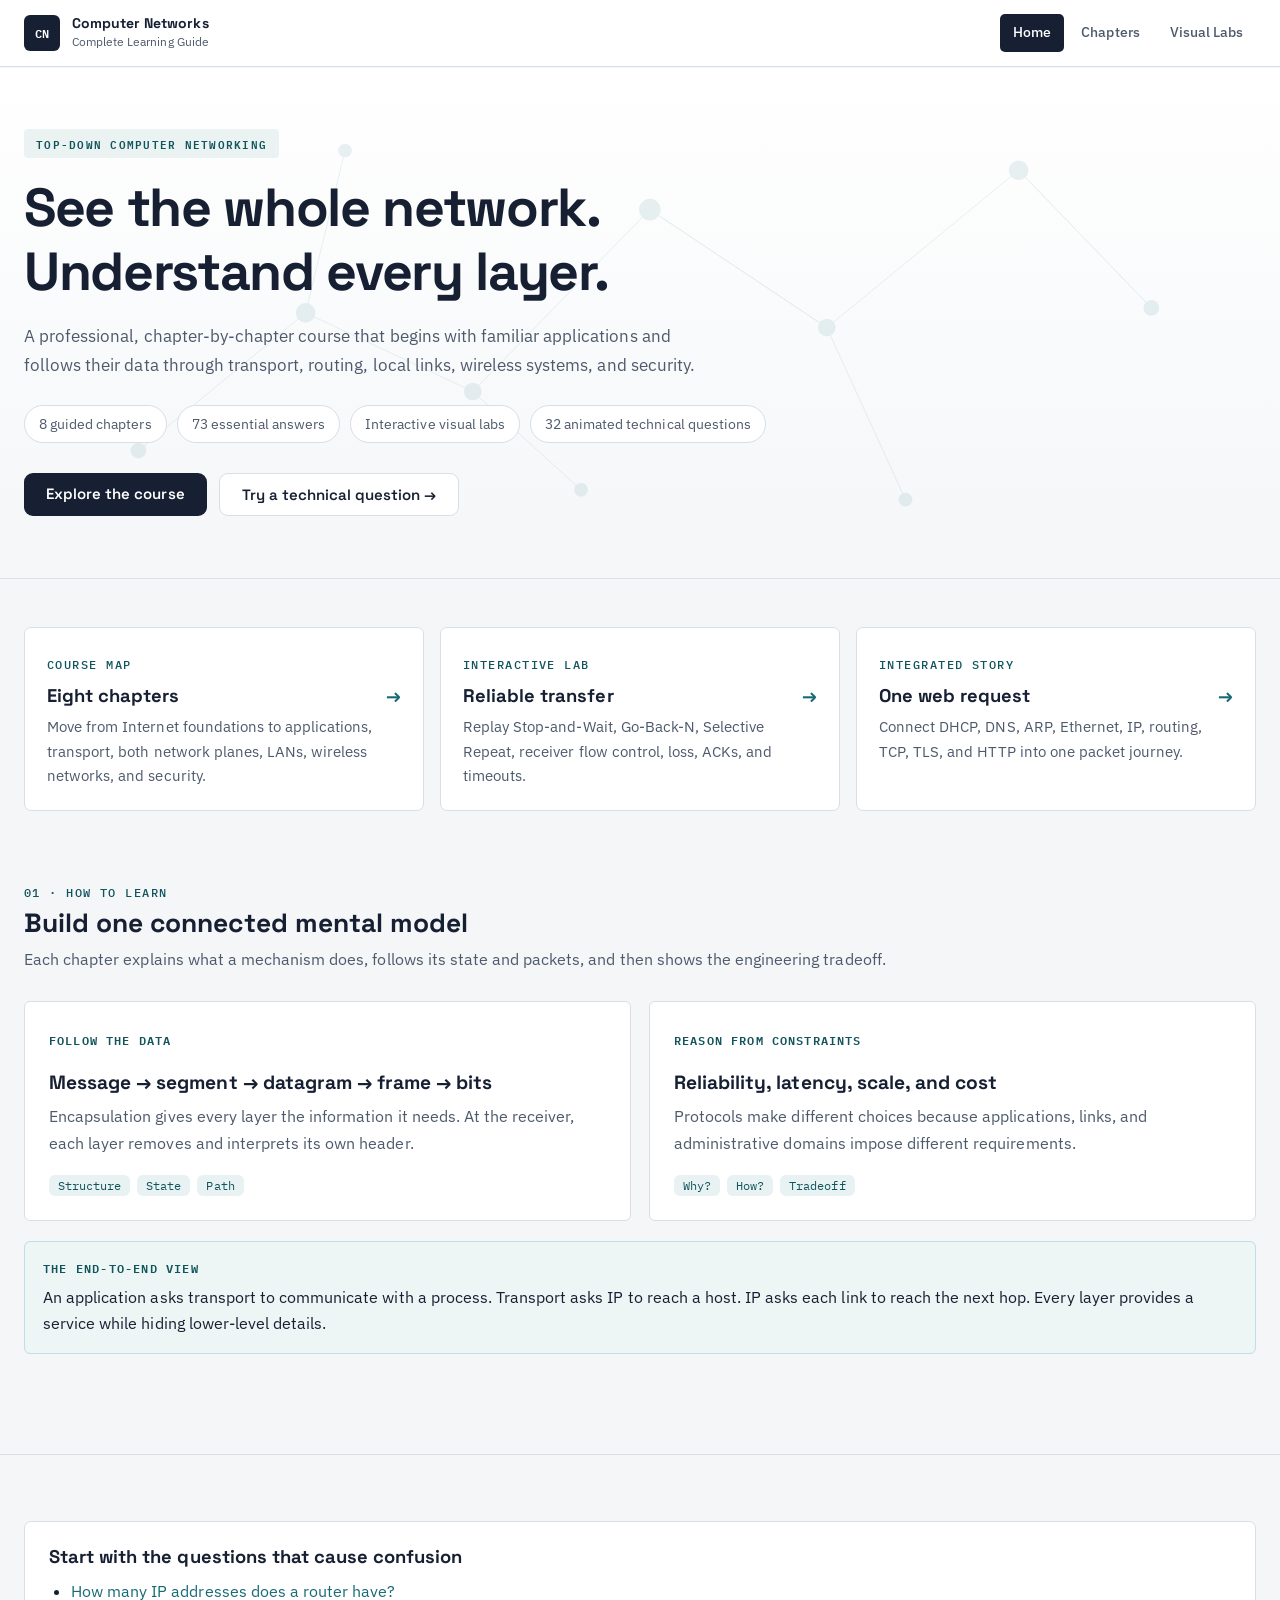
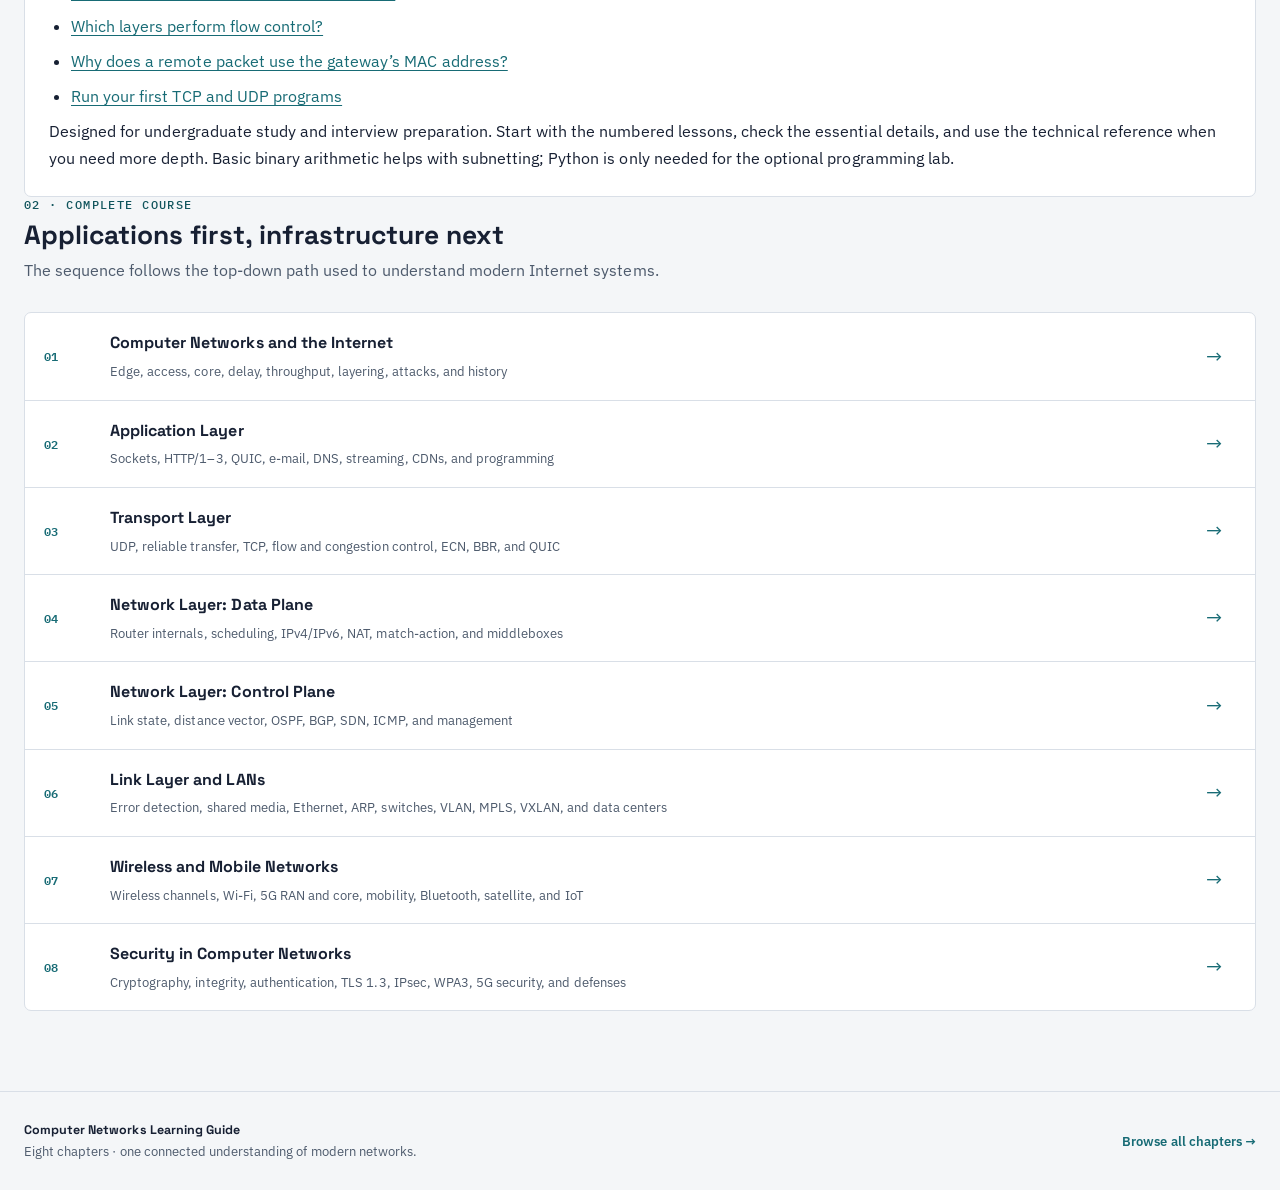
<file: index.html>
<!doctype html>
<html lang="en">
<head>
  <meta charset="utf-8"><meta name="viewport" content="width=device-width, initial-scale=1">
  <meta name="description" content="A complete top-down course in computer networks with eight detailed chapters, visual explanations, worked examples, and interactive protocol simulations.">
  <title>Computer Networks · Complete Learning Guide</title>
  <link rel="preconnect" href="https://fonts.googleapis.com"><link href="https://fonts.googleapis.com/css2?family=Space+Grotesk:wght@500;600;700&family=IBM+Plex+Sans:wght@400;500;600&family=IBM+Plex+Mono:wght@400;600&display=swap" rel="stylesheet">
  <link rel="icon" type="image/svg+xml" href="favicon.svg"><link rel="stylesheet" href="styles.css?v=35">
</head>
<body>
  <a class="skip-link" href="#main">Skip to content</a><div class="reading-progress" aria-hidden="true"><span id="progressBar"></span></div>
  <header class="site-header"><nav class="nav" aria-label="Main navigation"><a class="brand" href="index.html"><span class="brand-mark">CN</span><span class="brand-text"><strong>Computer Networks</strong><span>Complete Learning Guide</span></span></a><ul class="nav-links"><li><a class="active" aria-current="page" href="index.html">Home</a></li><li><a href="topics.html">Chapters</a></li><li><a href="chapter3.html#reliability">Visual Labs</a></li></ul></nav></header>
  <main id="main">
    <section class="hero">
      <svg class="network-background" viewBox="0 0 1200 520" aria-hidden="true"><g fill="none" stroke="currentColor"><path d="M90 390L260 250 430 330 610 145 790 265 985 105 1120 245"/><path d="M260 250L300 85M430 330L540 430M610 145L790 265M790 265L870 440M985 105L1120 245"/></g><g fill="currentColor"><circle cx="90" cy="390" r="8"/><circle cx="260" cy="250" r="10"/><circle cx="300" cy="85" r="7"/><circle cx="430" cy="330" r="9"/><circle cx="540" cy="430" r="7"/><circle cx="610" cy="145" r="11"/><circle cx="790" cy="265" r="9"/><circle cx="870" cy="440" r="7"/><circle cx="985" cy="105" r="10"/><circle cx="1120" cy="245" r="8"/></g></svg>
      <div class="hero-inner"><span class="eyebrow">TOP-DOWN COMPUTER NETWORKING</span><h1>See the whole network.<br>Understand every layer.</h1><p class="lede">A professional, chapter-by-chapter course that begins with familiar applications and follows their data through transport, routing, local links, wireless systems, and security.</p><div class="hero-meta"><span class="meta-chip">8 guided chapters</span><span class="meta-chip">73 essential answers</span><span class="meta-chip">Interactive visual labs</span><span class="meta-chip">32 animated technical questions</span></div><div class="hero-actions"><a class="btn btn-primary" href="topics.html">Explore the course</a><a class="btn btn-ghost" href="chapter1.html#critical-questions">Try a technical question →</a></div></div>
    </section>
    <section class="portal page" aria-label="Study areas">
      <a class="portal-card" href="topics.html"><span>Course map</span><h2>Eight chapters <i>→</i></h2><p>Move from Internet foundations to applications, transport, both network planes, LANs, wireless networks, and security.</p></a>
      <a class="portal-card" href="chapter3.html#reliability"><span>Interactive lab</span><h2>Reliable transfer <i>→</i></h2><p>Replay Stop-and-Wait, Go-Back-N, Selective Repeat, receiver flow control, loss, ACKs, and timeouts.</p></a>
      <a class="portal-card" href="chapter6.html#journey"><span>Integrated story</span><h2>One web request <i>→</i></h2><p>Connect DHCP, DNS, ARP, Ethernet, IP, routing, TCP, TLS, and HTTP into one packet journey.</p></a>
    </section>
    <section class="page home-section"><p class="section-kicker">01 · HOW TO LEARN</p><h2 class="section-title">Build one connected mental model</h2><p class="section-sub">Each chapter explains what a mechanism does, follows its state and packets, and then shows the engineering tradeoff.</p><div class="overview-grid"><article class="summary-card"><span>FOLLOW THE DATA</span><h3>Message → segment → datagram → frame → bits</h3><p>Encapsulation gives every layer the information it needs. At the receiver, each layer removes and interprets its own header.</p><div class="chip-row"><i>Structure</i><i>State</i><i>Path</i></div></article><article class="summary-card"><span>REASON FROM CONSTRAINTS</span><h3>Reliability, latency, scale, and cost</h3><p>Protocols make different choices because applications, links, and administrative domains impose different requirements.</p><div class="chip-row"><i>Why?</i><i>How?</i><i>Tradeoff</i></div></article></div><div class="definition-box"><span>THE END-TO-END VIEW</span><p>An application asks transport to communicate with a process. Transport asks IP to reach a host. IP asks each link to reach the next hop. Every layer provides a service while hiding lower-level details.</p></div></section>
    <section class="page home-section"><div class="study-shortcuts"><h3>Start with the questions that cause confusion</h3><ul><li><a href="chapter4.html#router-ip-count">How many IP addresses does a router have?</a></li><li><a href="chapter3.html#flow-control-layers">Which layers perform flow control?</a></li><li><a href="chapter4.html#gateway-ip">Why does a remote packet use the gateway’s MAC address?</a></li><li><a href="chapter2.html#socket-practice">Run your first TCP and UDP programs</a></li></ul><p>Designed for undergraduate study and interview preparation. Start with the numbered lessons, check the essential details, and use the technical reference when you need more depth. Basic binary arithmetic helps with subnetting; Python is only needed for the optional programming lab.</p></div><p class="section-kicker">02 · COMPLETE COURSE</p><h2 class="section-title">Applications first, infrastructure next</h2><p class="section-sub">The sequence follows the top-down path used to understand modern Internet systems.</p><div class="path-list">
      <a href="chapter1.html"><b>01</b><span><strong>Computer Networks and the Internet</strong><small>Edge, access, core, delay, throughput, layering, attacks, and history</small></span><i>→</i></a>
      <a href="chapter2.html"><b>02</b><span><strong>Application Layer</strong><small>Sockets, HTTP/1–3, QUIC, e-mail, DNS, streaming, CDNs, and programming</small></span><i>→</i></a>
      <a href="chapter3.html"><b>03</b><span><strong>Transport Layer</strong><small>UDP, reliable transfer, TCP, flow and congestion control, ECN, BBR, and QUIC</small></span><i>→</i></a>
      <a href="chapter4.html"><b>04</b><span><strong>Network Layer: Data Plane</strong><small>Router internals, scheduling, IPv4/IPv6, NAT, match-action, and middleboxes</small></span><i>→</i></a>
      <a href="chapter5.html"><b>05</b><span><strong>Network Layer: Control Plane</strong><small>Link state, distance vector, OSPF, BGP, SDN, ICMP, and management</small></span><i>→</i></a>
      <a href="chapter6.html"><b>06</b><span><strong>Link Layer and LANs</strong><small>Error detection, shared media, Ethernet, ARP, switches, VLAN, MPLS, VXLAN, and data centers</small></span><i>→</i></a>
      <a href="chapter7.html"><b>07</b><span><strong>Wireless and Mobile Networks</strong><small>Wireless channels, Wi-Fi, 5G RAN and core, mobility, Bluetooth, satellite, and IoT</small></span><i>→</i></a>
      <a href="chapter8.html"><b>08</b><span><strong>Security in Computer Networks</strong><small>Cryptography, integrity, authentication, TLS 1.3, IPsec, WPA3, 5G security, and defenses</small></span><i>→</i></a>
    </div></section>
  </main>
  <footer class="site-footer"><div><strong>Computer Networks Learning Guide</strong><span>Eight chapters · one connected understanding of modern networks.</span></div><a href="topics.html">Browse all chapters →</a></footer><button class="back-top" id="backTop" type="button" aria-label="Back to top">↑ <span>Back to top</span></button><script src="interactions.js?v=35"></script><script src="app.js?v=35"></script>
</body></html>
</file>
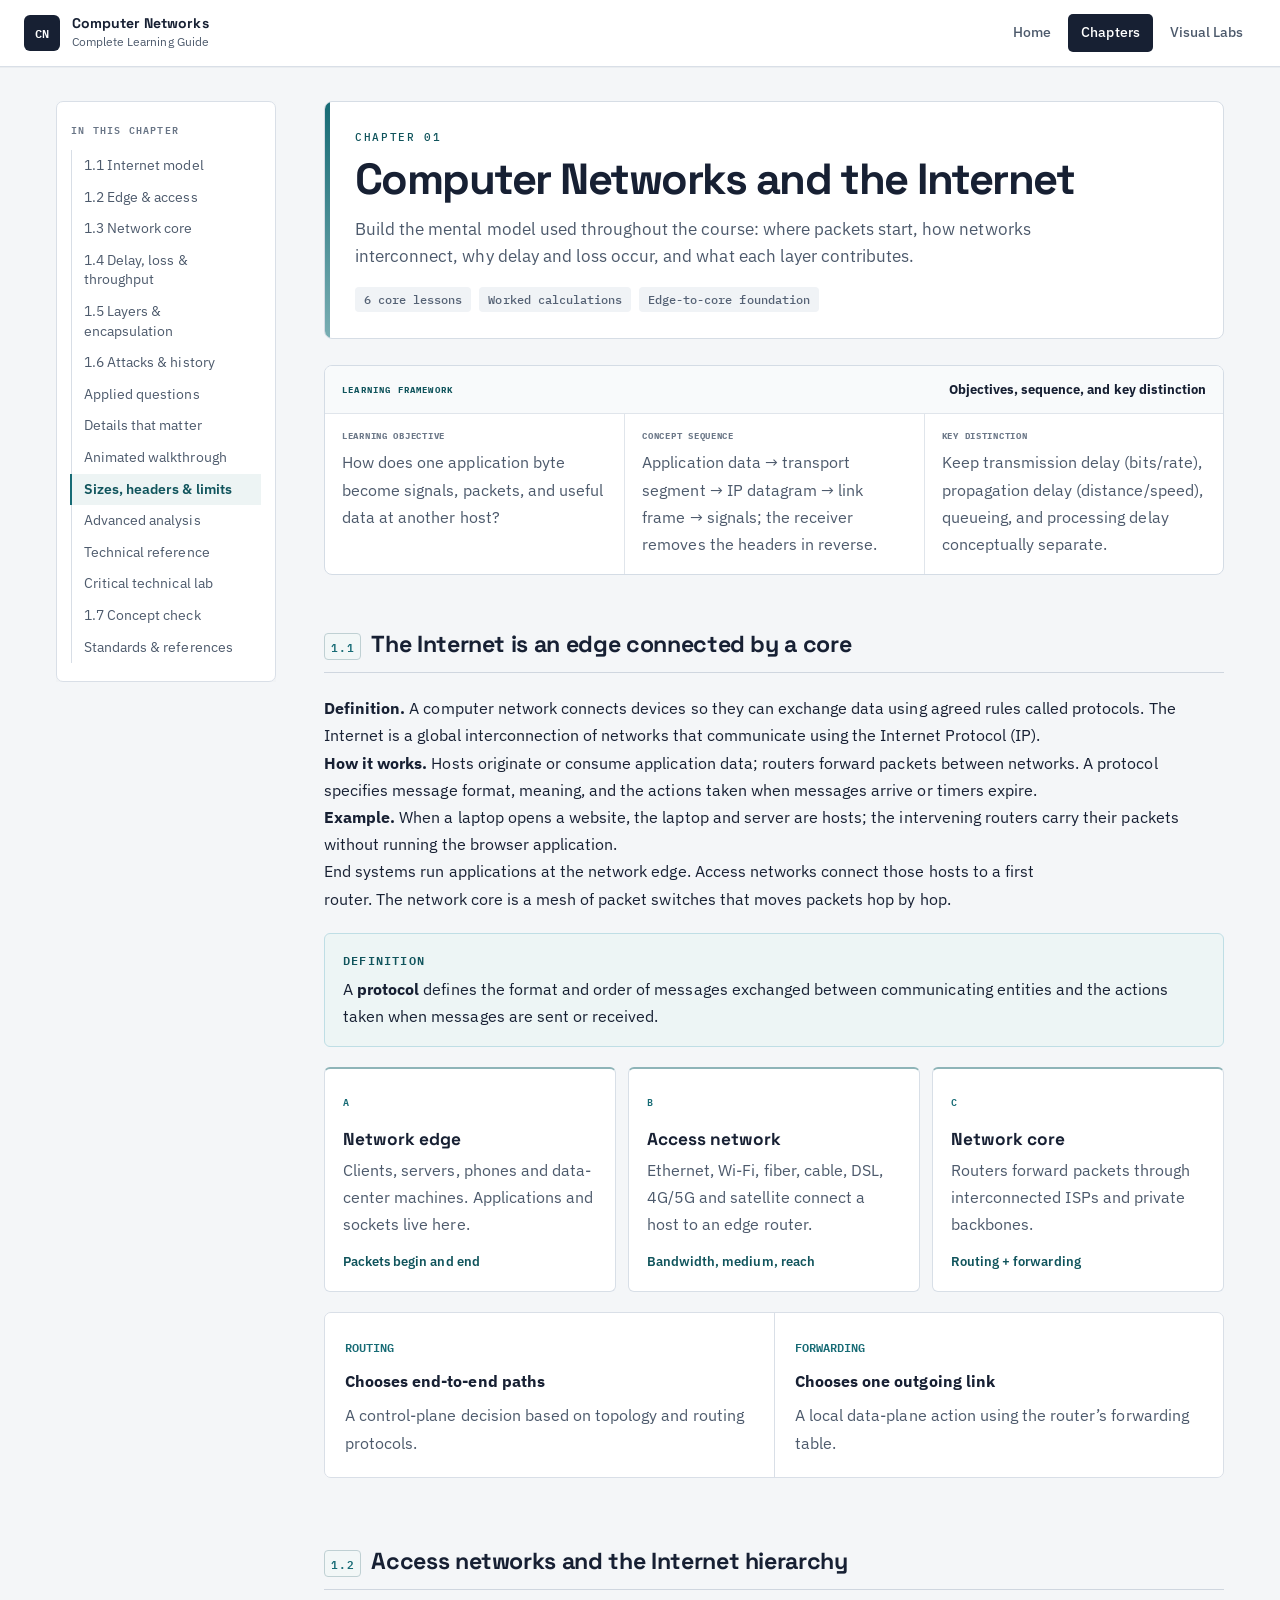
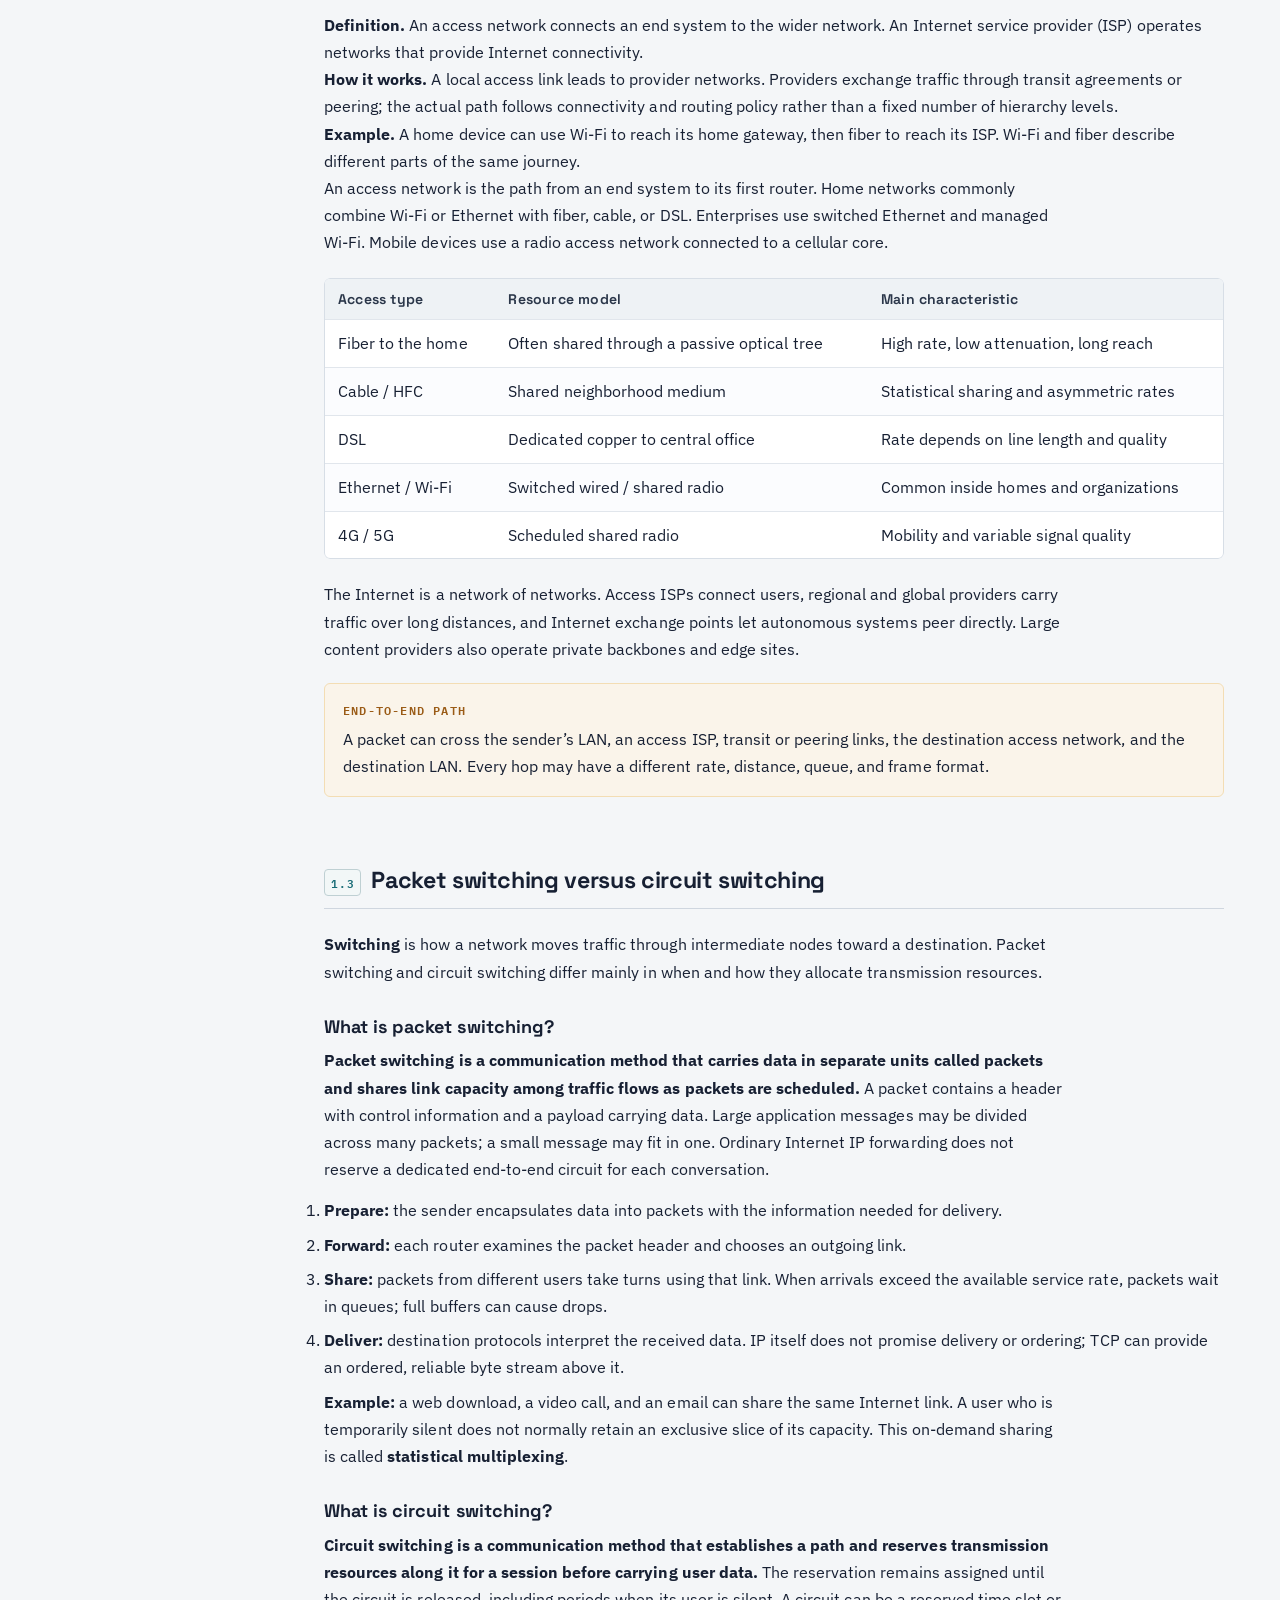
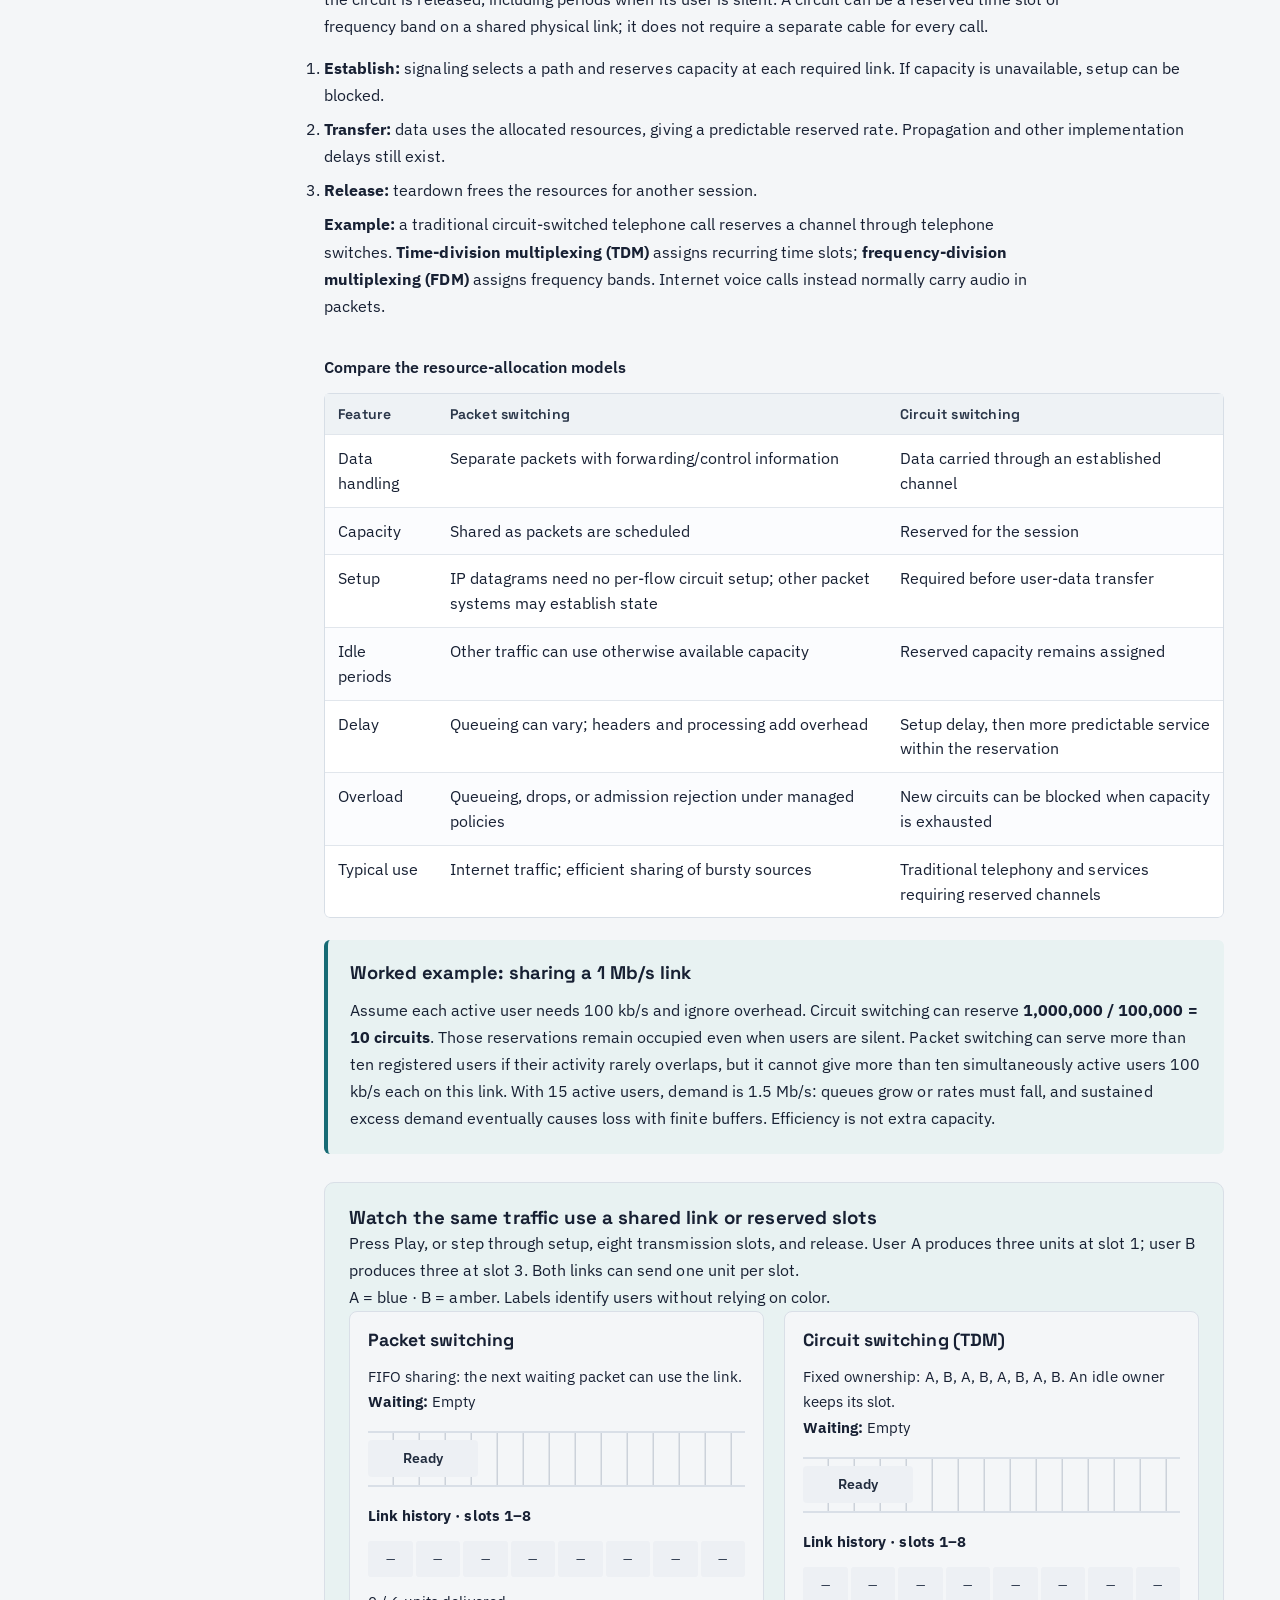
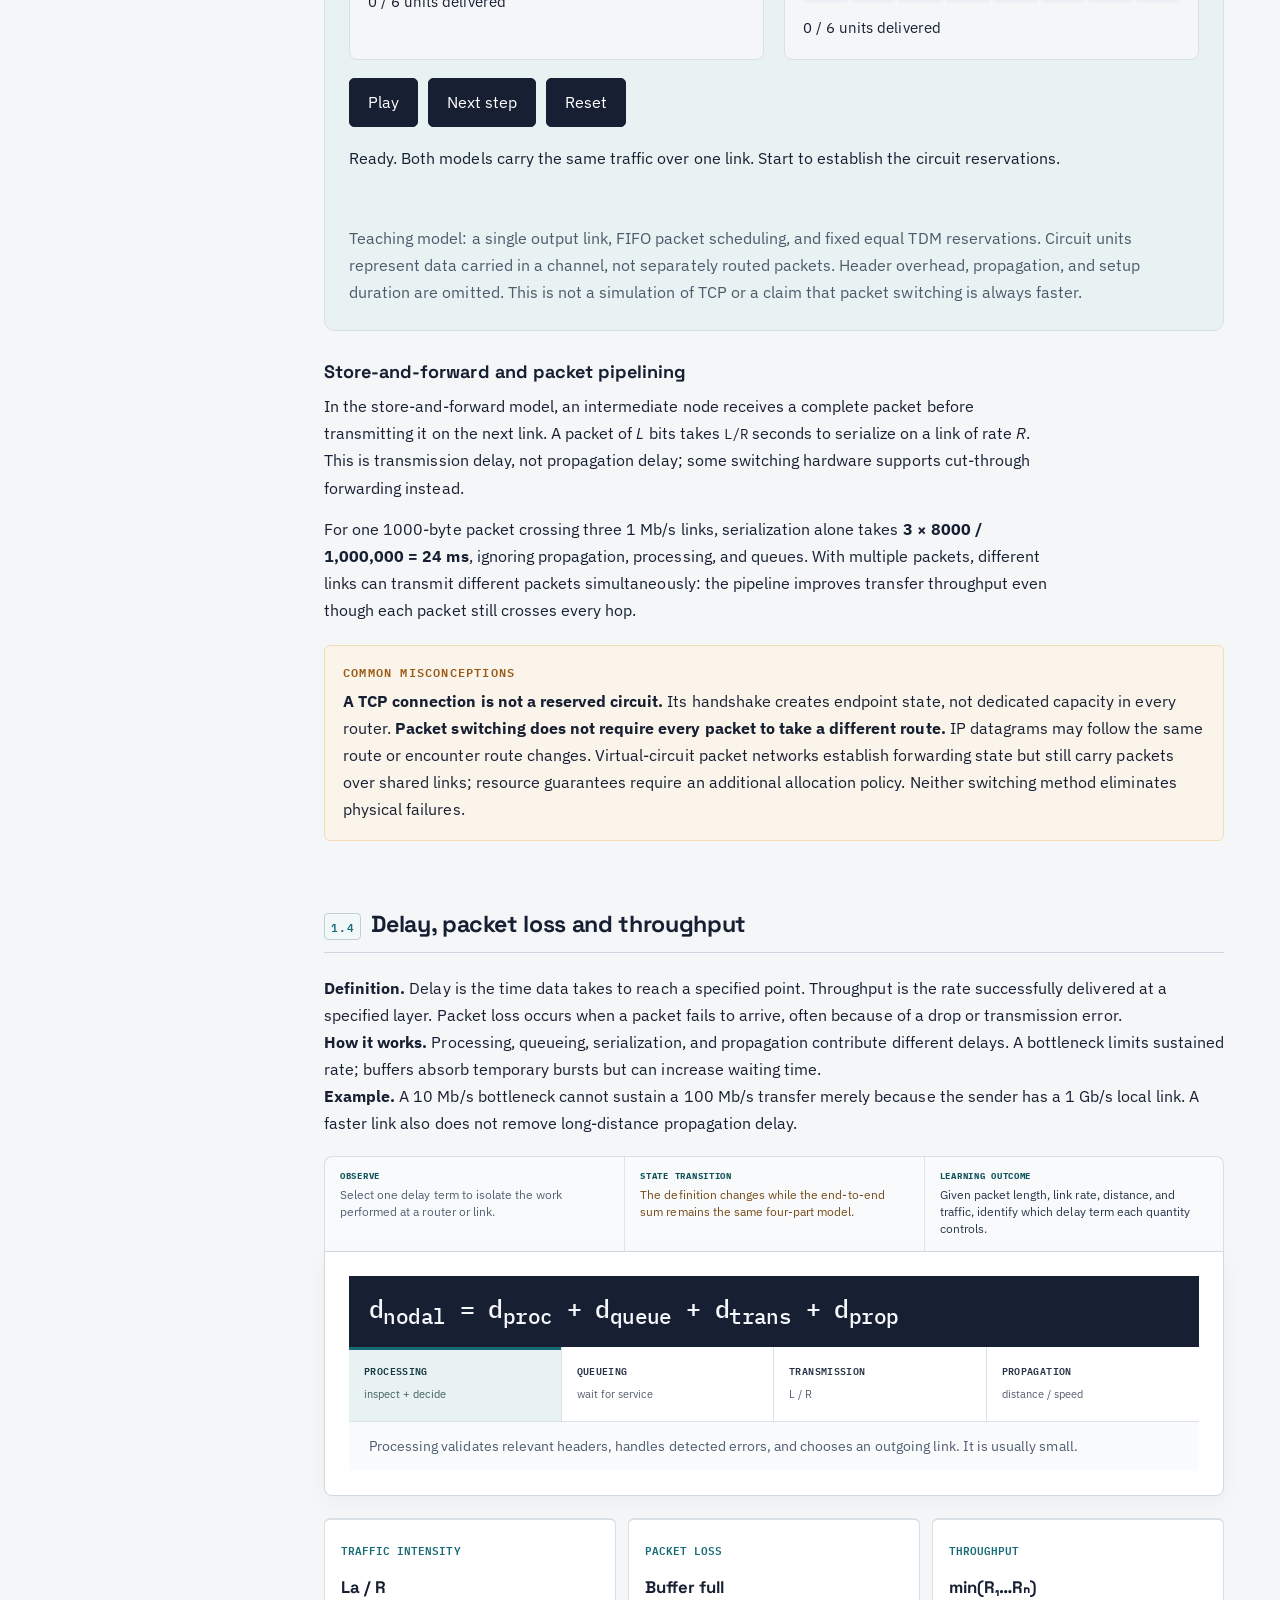
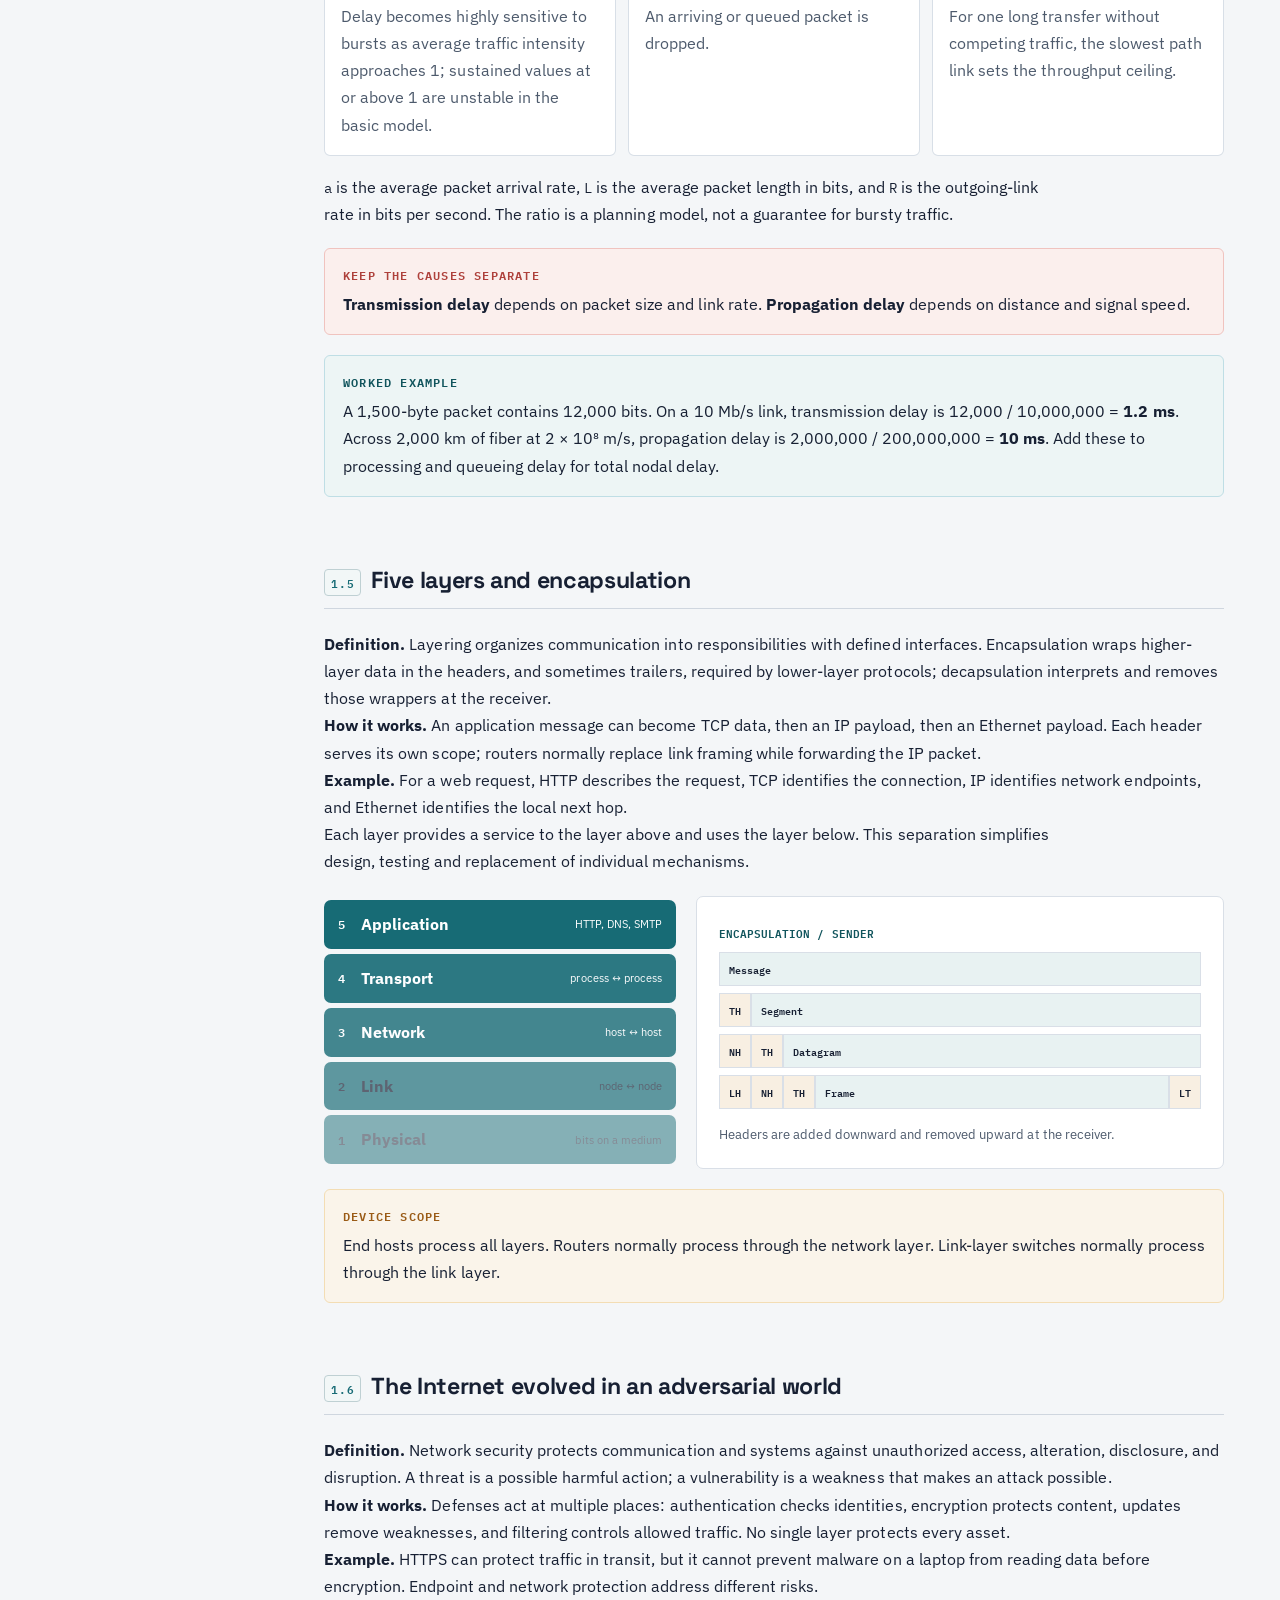
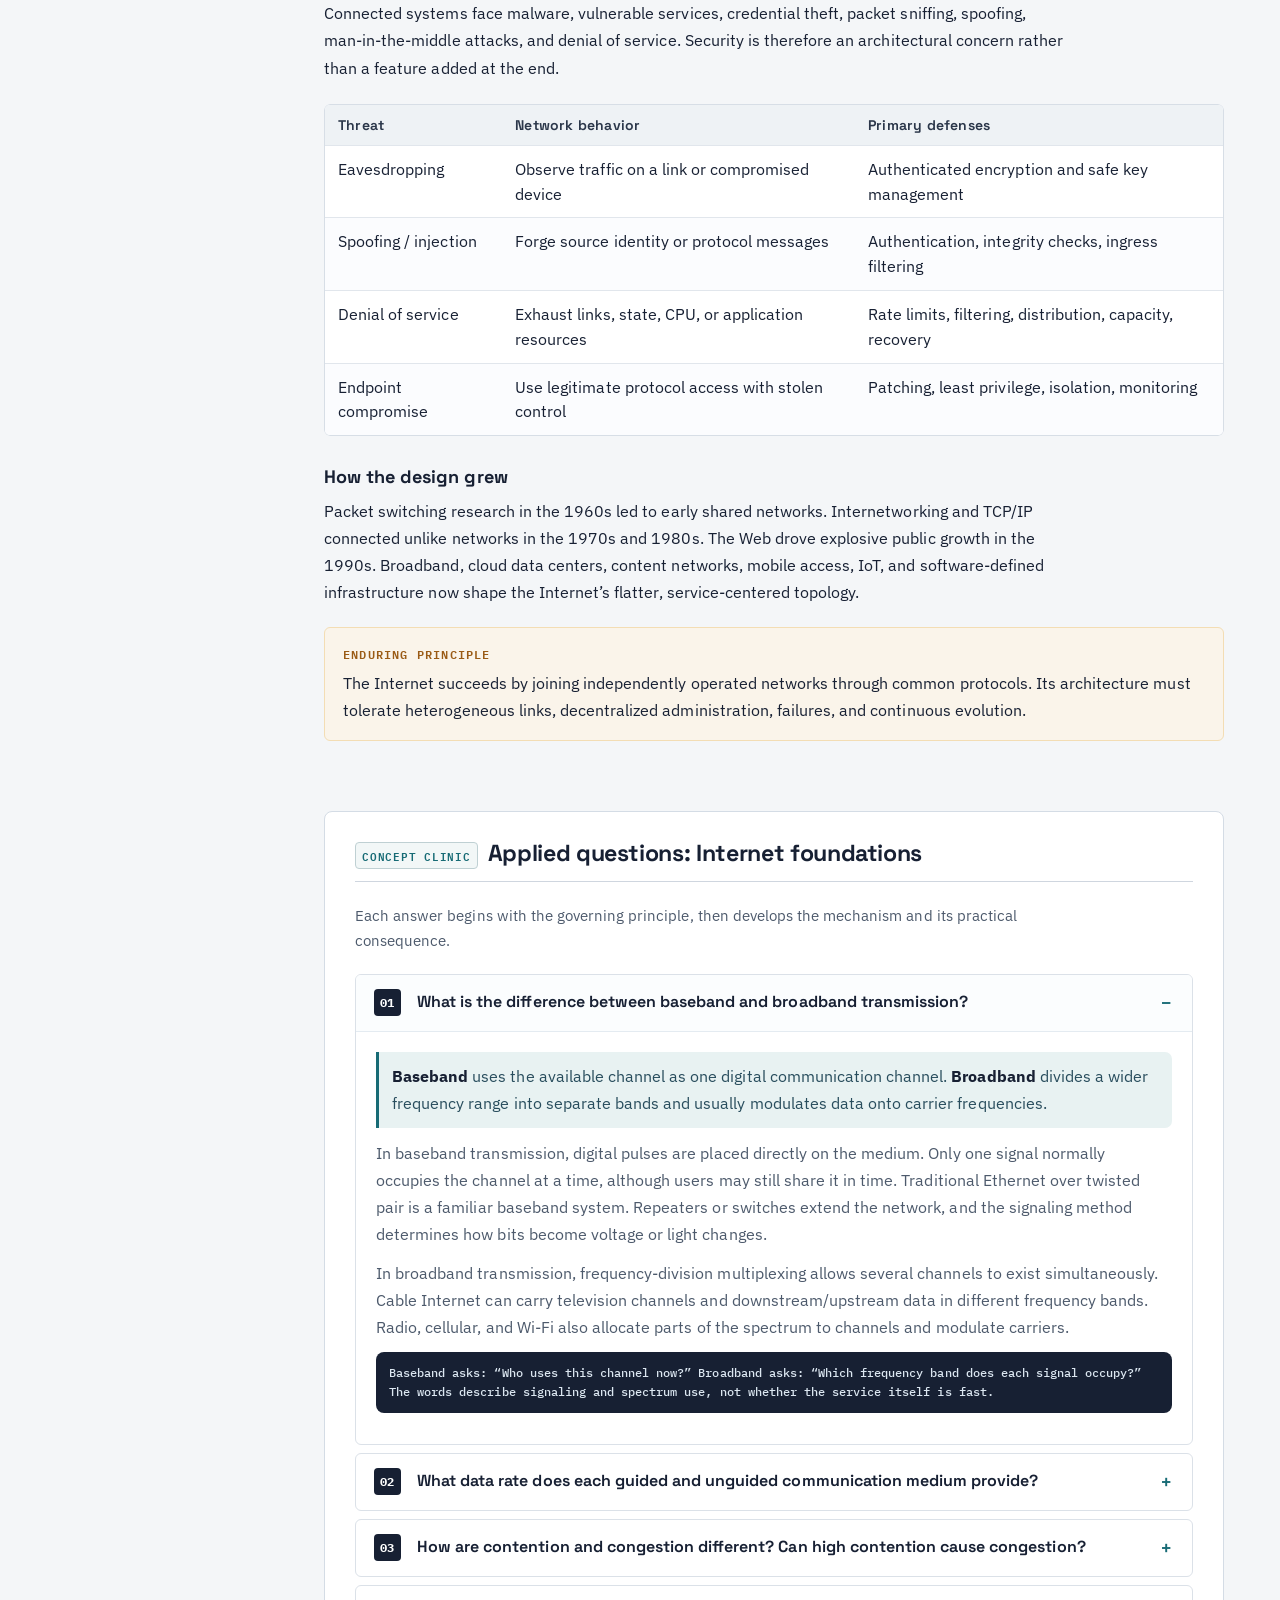
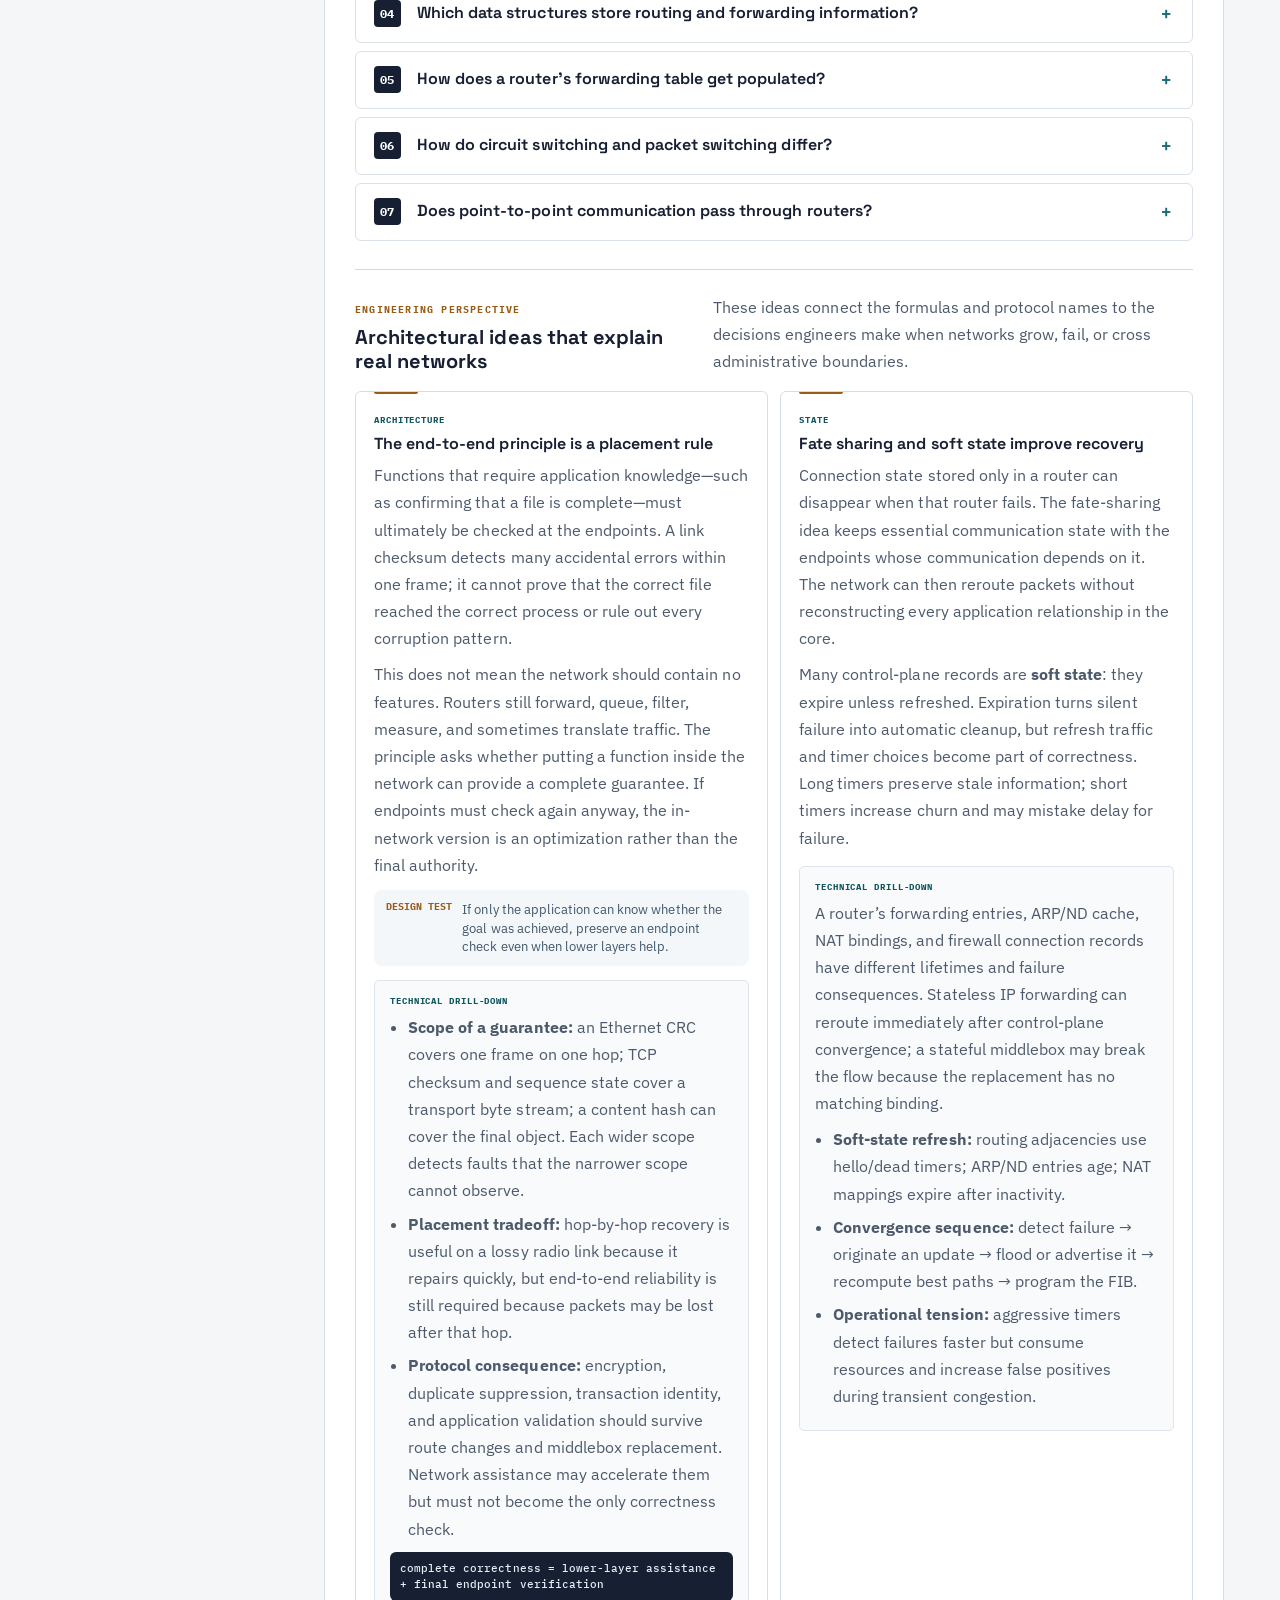
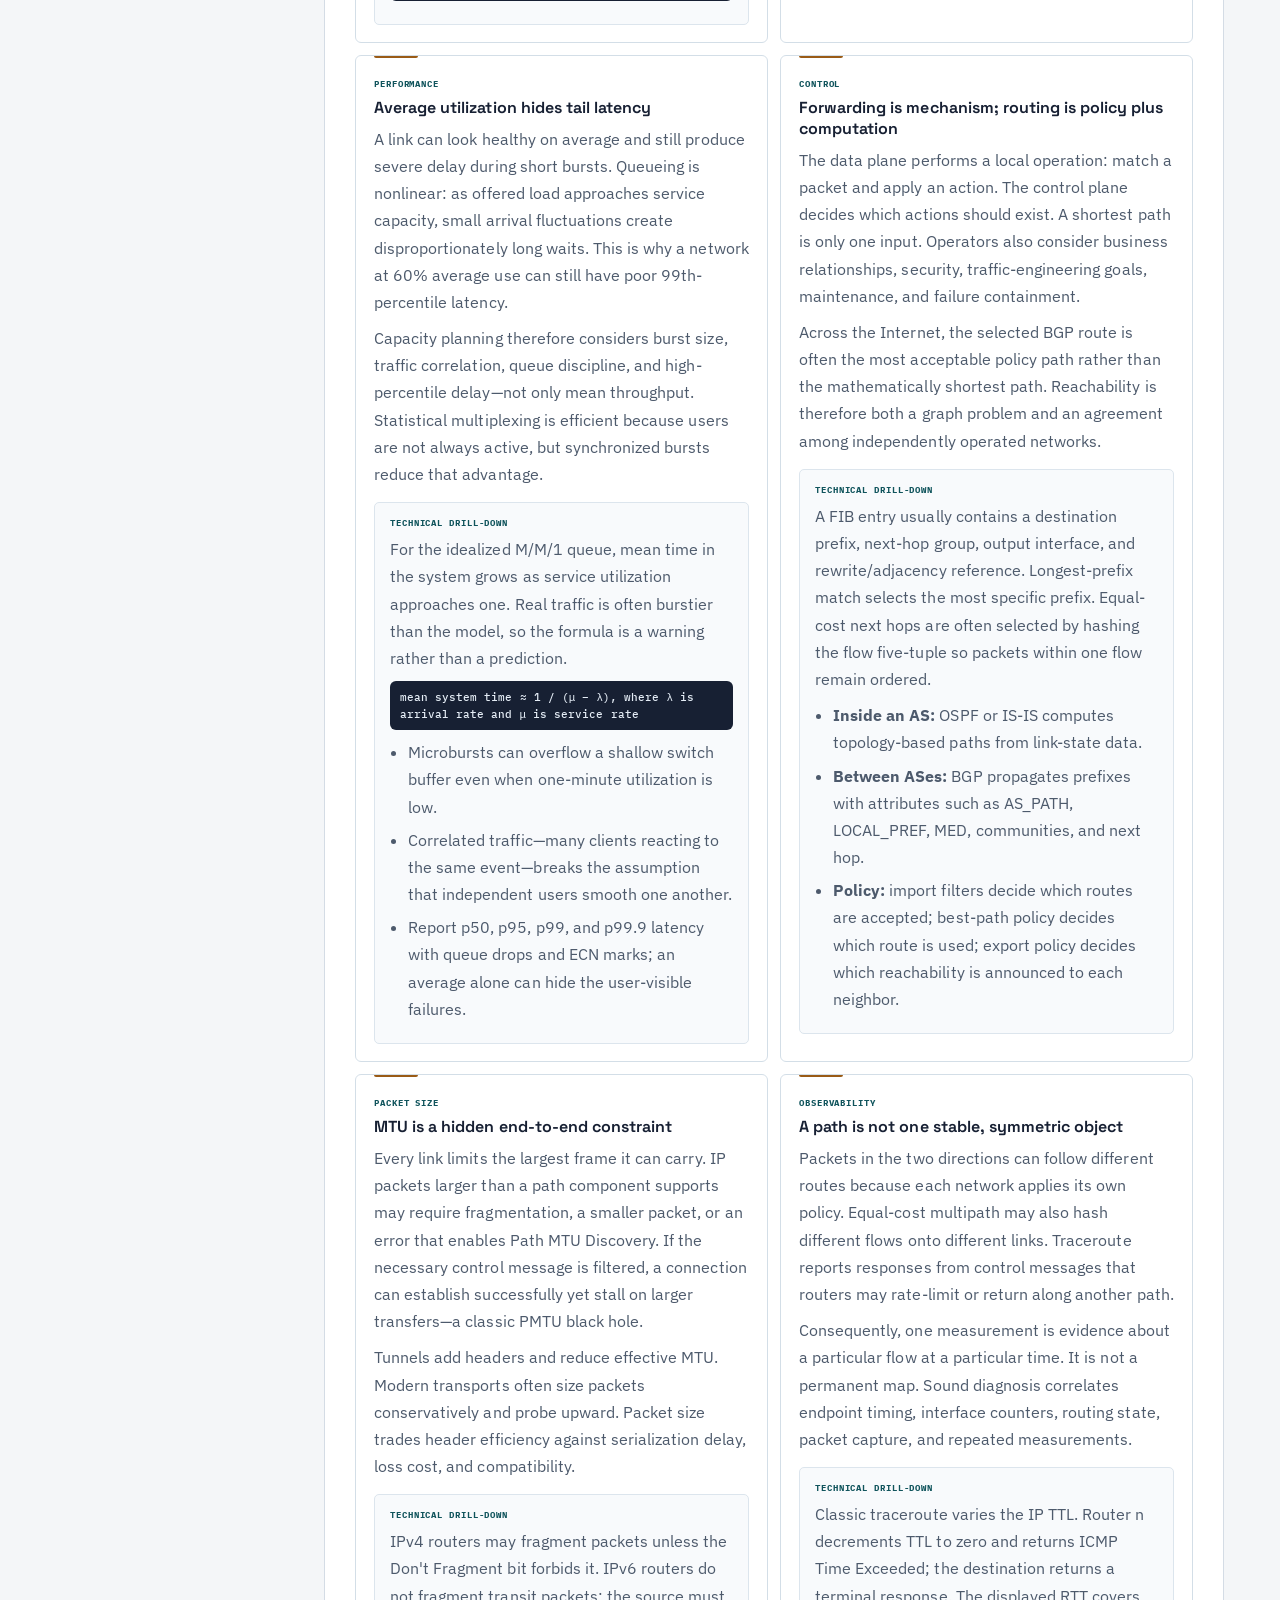
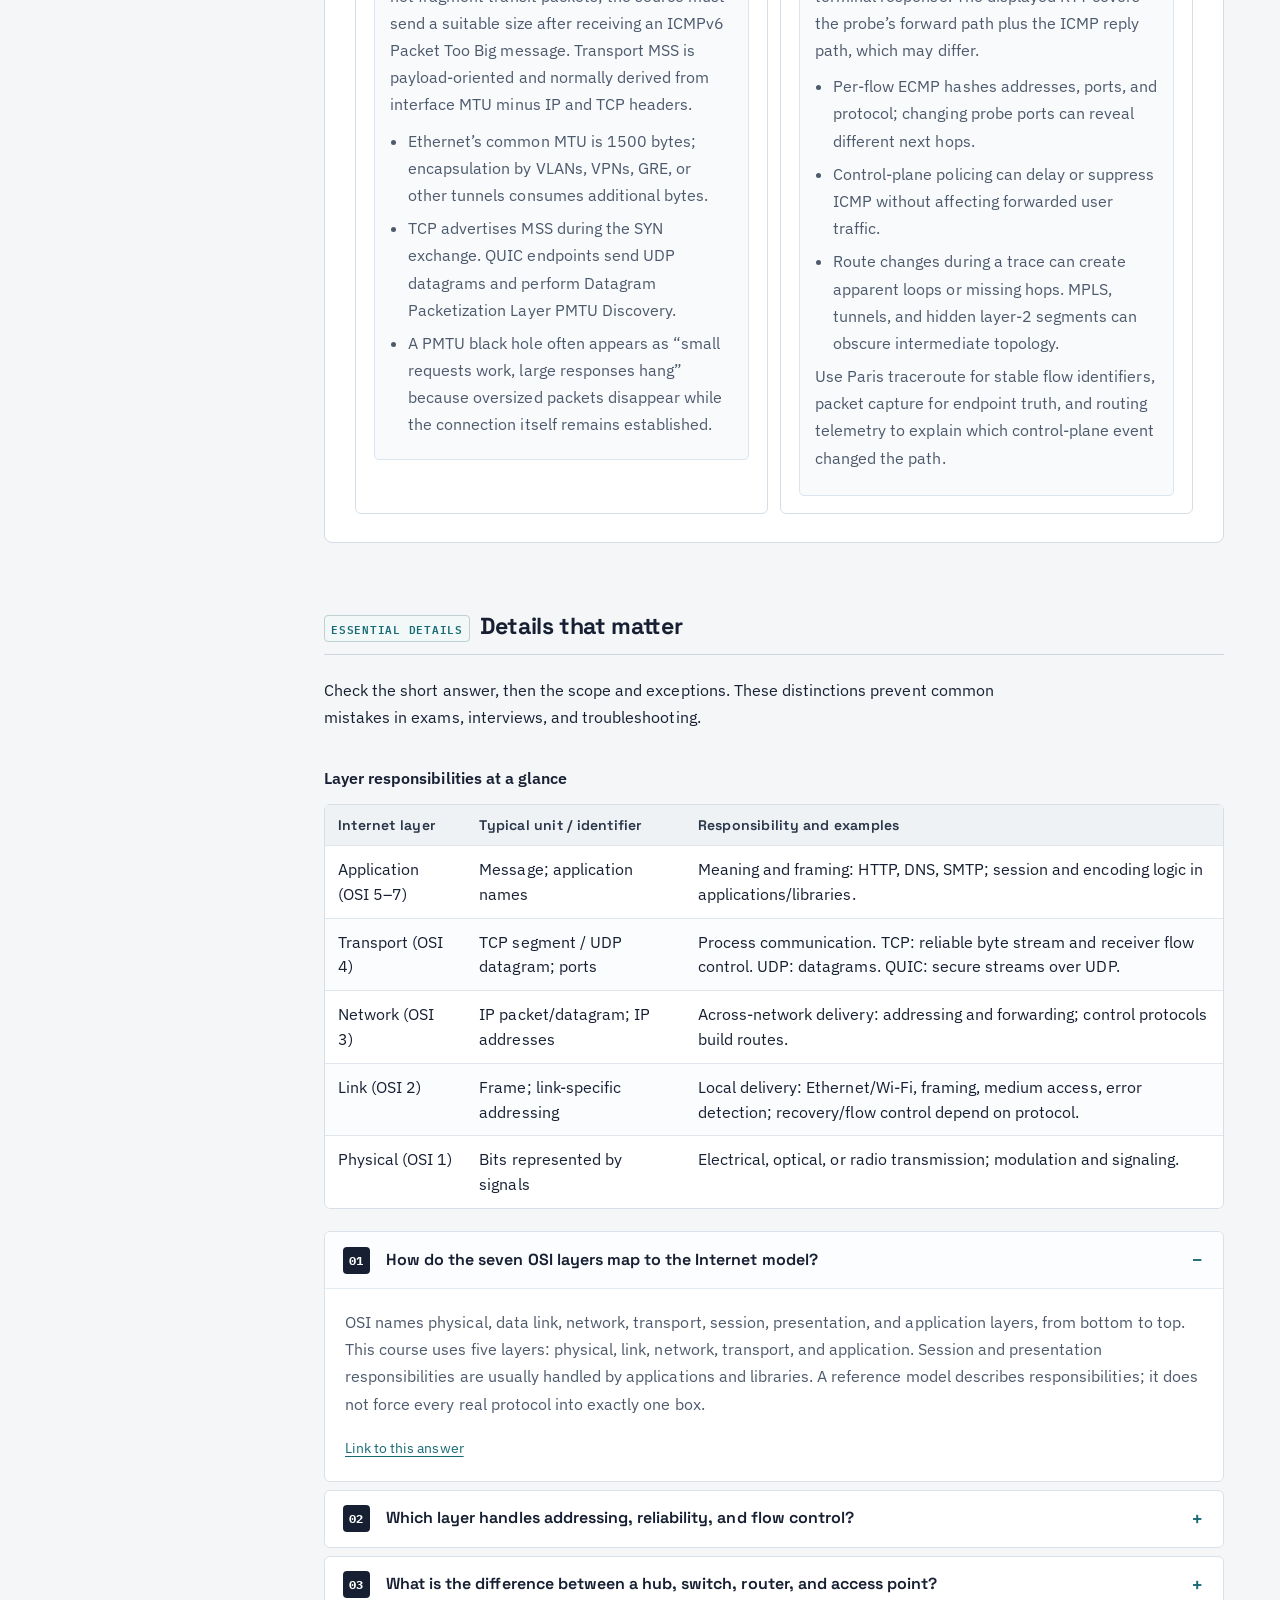
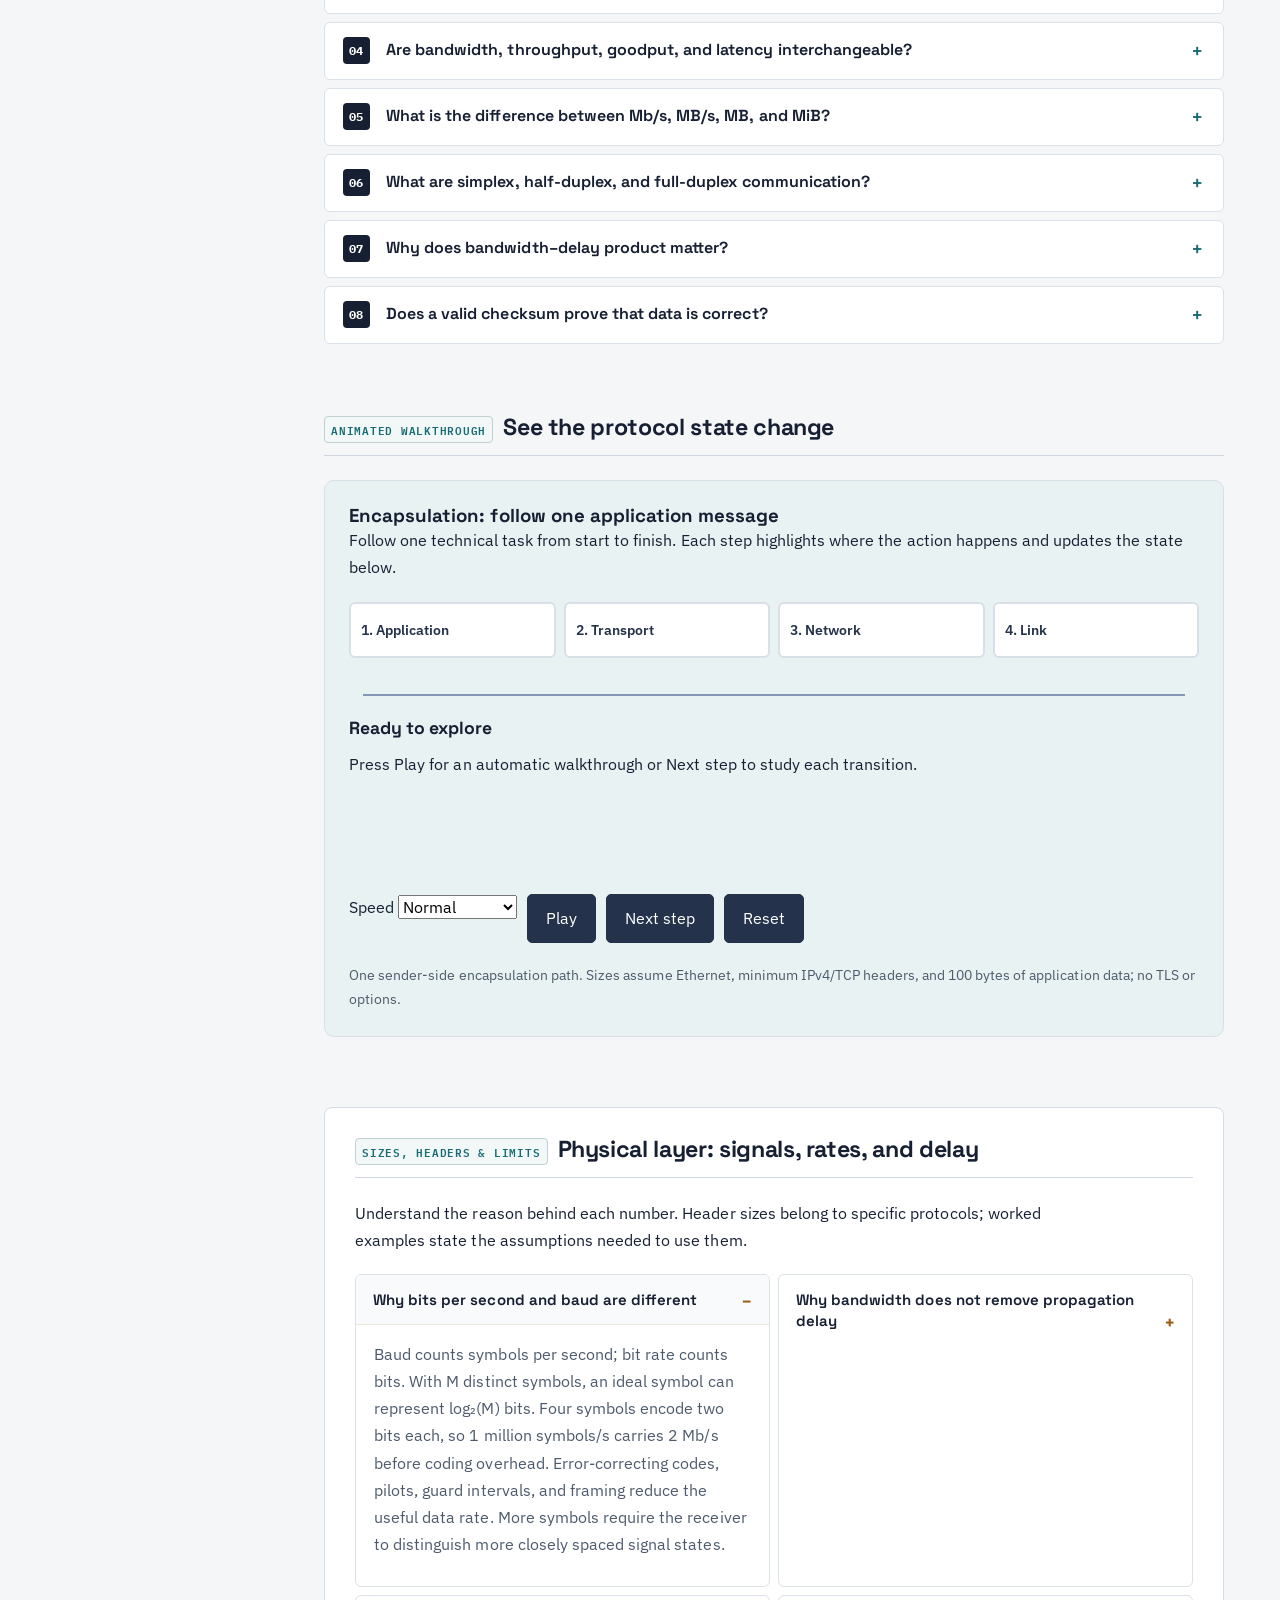
<file: chapter1.html>
<!doctype html>
<html lang="en">
<head>
  <meta charset="utf-8"><meta name="viewport" content="width=device-width, initial-scale=1">
  <meta name="description" content="Detailed network foundations: Internet structure, access networks, switching, delay, loss, throughput, layers and encapsulation.">
  <title>Chapter 1 · Computer Networks and the Internet</title>
  <link rel="preconnect" href="https://fonts.googleapis.com"><link href="https://fonts.googleapis.com/css2?family=Space+Grotesk:wght@500;600;700&family=IBM+Plex+Sans:wght@400;500;600&family=IBM+Plex+Mono:wght@400;600&display=swap" rel="stylesheet">
  <link rel="icon" type="image/svg+xml" href="favicon.svg"><link rel="stylesheet" href="styles.css?v=35">
<link rel="stylesheet" href="switching-demo.css?v=1"><link rel="stylesheet" href="technical-walkthroughs.css?v=1"></head>
<body class="chapter-page">
  <a class="skip-link" href="#chapter-content">Skip to chapter content</a><div class="reading-progress" aria-hidden="true"><span id="progressBar"></span></div>
  <header class="site-header"><nav class="nav" aria-label="Main navigation"><a class="brand" href="index.html"><span class="brand-mark">CN</span><span class="brand-text"><strong>Computer Networks</strong><span>Complete Learning Guide</span></span></a><ul class="nav-links"><li><a href="index.html">Home</a></li><li><a class="active" href="topics.html">Chapters</a></li><li><a href="chapter3.html#reliability">Visual Labs</a></li></ul></nav></header>

  <main class="chapter-layout">
    <header class="chapter-masthead"><p class="chapter-kicker">Chapter 01</p><h1>Computer Networks and the Internet</h1><p class="chapter-intro">Build the mental model used throughout the course: where packets start, how networks interconnect, why delay and loss occur, and what each layer contributes.</p>
      <div class="chapter-meta"><span>6 core lessons</span><span>Worked calculations</span><span>Edge-to-core foundation</span></div></header>

      <aside class="toc" aria-label="Chapter contents"><div class="toc-card"><h2>In this chapter</h2><ol><li><a class="current" href="#mental-model">1.1 Internet model</a></li><li><a href="#access">1.2 Edge & access</a></li><li><a href="#switching">1.3 Network core</a></li><li><a href="#delay">1.4 Delay, loss & throughput</a></li><li><a href="#layers">1.5 Layers & encapsulation</a></li><li><a href="#security-history">1.6 Attacks & history</a></li><li><a href="#questions-answered">Applied questions</a></li><li><a href="#essential-details">Details that matter</a></li><li><a href="#technical-walkthrough">Animated walkthrough</a></li><li><a href="#layer-details">Sizes, headers &amp; limits</a></li><li><a href="#book-scan">Advanced analysis</a></li><li><a href="#master-reference">Technical reference</a></li><li><a href="#critical-questions">Critical technical lab</a></li><li><a href="#review">1.7 Concept check</a></li><li><a href="#sources">Standards &amp; references</a></li></ol></div></aside>
    <article class="chapter-body" id="chapter-content"><section class="chapter-orientation" aria-label="Chapter roadmap"><div class="orientation-title"><span>LEARNING FRAMEWORK</span><b>Objectives, sequence, and key distinction</b></div><div class="orientation-grid"><article><span>LEARNING OBJECTIVE</span><p>How does one application byte become signals, packets, and useful data at another host?</p></article><article><span>CONCEPT SEQUENCE</span><p>Application data → transport segment → IP datagram → link frame → signals; the receiver removes the headers in reverse.</p></article><article><span>KEY DISTINCTION</span><p>Keep transmission delay (bits/rate), propagation delay (distance/speed), queueing, and processing delay conceptually separate.</p></article></div></section>
      <section class="chapter-section" id="mental-model">
        <h2><span>1.1</span> The Internet is an edge connected by a core</h2><!-- foundation-mental-model:start --><div class="concept-foundation"><p><strong>Definition.</strong> A computer network connects devices so they can exchange data using agreed rules called protocols. The Internet is a global interconnection of networks that communicate using the Internet Protocol (IP).</p><p><strong>How it works.</strong> Hosts originate or consume application data; routers forward packets between networks. A protocol specifies message format, meaning, and the actions taken when messages arrive or timers expire.</p><p><strong>Example.</strong> When a laptop opens a website, the laptop and server are hosts; the intervening routers carry their packets without running the browser application.</p></div><!-- foundation-mental-model:end -->
        <p>End systems run applications at the network edge. Access networks connect those hosts to a first router. The network core is a mesh of packet switches that moves packets hop by hop.</p>
        <div class="definition-box"><span>DEFINITION</span><p>A <b>protocol</b> defines the format and order of messages exchanged between communicating entities and the actions taken when messages are sent or received.</p></div>
        <div class="concept-grid three">
          <article><b>A</b><h3>Network edge</h3><p>Clients, servers, phones and data-center machines. Applications and sockets live here.</p><small>Packets begin and end</small></article>
          <article><b>B</b><h3>Access network</h3><p>Ethernet, Wi-Fi, fiber, cable, DSL, 4G/5G and satellite connect a host to an edge router.</p><small>Bandwidth, medium, reach</small></article>
          <article><b>C</b><h3>Network core</h3><p>Routers forward packets through interconnected ISPs and private backbones.</p><small>Routing + forwarding</small></article>
        </div>
        <div class="compare-strip"><div><span>ROUTING</span><b>Chooses end-to-end paths</b><p>A control-plane decision based on topology and routing protocols.</p></div><div><span>FORWARDING</span><b>Chooses one outgoing link</b><p>A local data-plane action using the router’s forwarding table.</p></div></div>
      </section>

      <section class="chapter-section" id="access"><h2><span>1.2</span> Access networks and the Internet hierarchy</h2><!-- foundation-access:start --><div class="concept-foundation"><p><strong>Definition.</strong> An access network connects an end system to the wider network. An Internet service provider (ISP) operates networks that provide Internet connectivity.</p><p><strong>How it works.</strong> A local access link leads to provider networks. Providers exchange traffic through transit agreements or peering; the actual path follows connectivity and routing policy rather than a fixed number of hierarchy levels.</p><p><strong>Example.</strong> A home device can use Wi-Fi to reach its home gateway, then fiber to reach its ISP. Wi-Fi and fiber describe different parts of the same journey.</p></div><!-- foundation-access:end --><p>An access network is the path from an end system to its first router. Home networks commonly combine Wi-Fi or Ethernet with fiber, cable, or DSL. Enterprises use switched Ethernet and managed Wi-Fi. Mobile devices use a radio access network connected to a cellular core.</p><div class="table-scroll" tabindex="0" role="region" aria-label="Reference table"><table class="data-table"><thead><tr><th>Access type</th><th>Resource model</th><th>Main characteristic</th></tr></thead><tbody><tr><td>Fiber to the home</td><td>Often shared through a passive optical tree</td><td>High rate, low attenuation, long reach</td></tr><tr><td>Cable / HFC</td><td>Shared neighborhood medium</td><td>Statistical sharing and asymmetric rates</td></tr><tr><td>DSL</td><td>Dedicated copper to central office</td><td>Rate depends on line length and quality</td></tr><tr><td>Ethernet / Wi-Fi</td><td>Switched wired / shared radio</td><td>Common inside homes and organizations</td></tr><tr><td>4G / 5G</td><td>Scheduled shared radio</td><td>Mobility and variable signal quality</td></tr></tbody></table></div><p>The Internet is a network of networks. Access ISPs connect users, regional and global providers carry traffic over long distances, and Internet exchange points let autonomous systems peer directly. Large content providers also operate private backbones and edge sites.</p><div class="note-box"><span>END-TO-END PATH</span><p>A packet can cross the sender’s LAN, an access ISP, transit or peering links, the destination access network, and the destination LAN. Every hop may have a different rate, distance, queue, and frame format.</p></div></section>

      <section class="chapter-section" id="switching">
        <h2><span>1.3</span> Packet switching versus circuit switching</h2>
        <p><strong>Switching</strong> is how a network moves traffic through intermediate nodes toward a destination. Packet switching and circuit switching differ mainly in when and how they allocate transmission resources.</p>
        <h3 id="packet-switching-definition">What is packet switching?</h3>
        <p><strong>Packet switching is a communication method that carries data in separate units called packets and shares link capacity among traffic flows as packets are scheduled.</strong> A packet contains a header with control information and a payload carrying data. Large application messages may be divided across many packets; a small message may fit in one. Ordinary Internet IP forwarding does not reserve a dedicated end-to-end circuit for each conversation.</p>
        <ol><li><strong>Prepare:</strong> the sender encapsulates data into packets with the information needed for delivery.</li><li><strong>Forward:</strong> each router examines the packet header and chooses an outgoing link.</li><li><strong>Share:</strong> packets from different users take turns using that link. When arrivals exceed the available service rate, packets wait in queues; full buffers can cause drops.</li><li><strong>Deliver:</strong> destination protocols interpret the received data. IP itself does not promise delivery or ordering; TCP can provide an ordered, reliable byte stream above it.</li></ol>
        <p><strong>Example:</strong> a web download, a video call, and an email can share the same Internet link. A user who is temporarily silent does not normally retain an exclusive slice of its capacity. This on-demand sharing is called <strong>statistical multiplexing</strong>.</p>
        <h3 id="circuit-switching-definition">What is circuit switching?</h3>
        <p><strong>Circuit switching is a communication method that establishes a path and reserves transmission resources along it for a session before carrying user data.</strong> The reservation remains assigned until the circuit is released, including periods when its user is silent. A circuit can be a reserved time slot or frequency band on a shared physical link; it does not require a separate cable for every call.</p>
        <ol><li><strong>Establish:</strong> signaling selects a path and reserves capacity at each required link. If capacity is unavailable, setup can be blocked.</li><li><strong>Transfer:</strong> data uses the allocated resources, giving a predictable reserved rate. Propagation and other implementation delays still exist.</li><li><strong>Release:</strong> teardown frees the resources for another session.</li></ol>
        <p><strong>Example:</strong> a traditional circuit-switched telephone call reserves a channel through telephone switches. <strong>Time-division multiplexing (TDM)</strong> assigns recurring time slots; <strong>frequency-division multiplexing (FDM)</strong> assigns frequency bands. Internet voice calls instead normally carry audio in packets.</p>
        <div class="table-scroll" tabindex="0" role="region" aria-label="Packet switching and circuit switching comparison"><table class="data-table"><caption>Compare the resource-allocation models</caption><thead><tr><th scope="col">Feature</th><th scope="col">Packet switching</th><th scope="col">Circuit switching</th></tr></thead><tbody>
        <tr><td>Data handling</td><td>Separate packets with forwarding/control information</td><td>Data carried through an established channel</td></tr>
        <tr><td>Capacity</td><td>Shared as packets are scheduled</td><td>Reserved for the session</td></tr>
        <tr><td>Setup</td><td>IP datagrams need no per-flow circuit setup; other packet systems may establish state</td><td>Required before user-data transfer</td></tr>
        <tr><td>Idle periods</td><td>Other traffic can use otherwise available capacity</td><td>Reserved capacity remains assigned</td></tr>
        <tr><td>Delay</td><td>Queueing can vary; headers and processing add overhead</td><td>Setup delay, then more predictable service within the reservation</td></tr>
        <tr><td>Overload</td><td>Queueing, drops, or admission rejection under managed policies</td><td>New circuits can be blocked when capacity is exhausted</td></tr>
        <tr><td>Typical use</td><td>Internet traffic; efficient sharing of bursty sources</td><td>Traditional telephony and services requiring reserved channels</td></tr>
        </tbody></table></div>
        <div class="worked-example"><h3>Worked example: sharing a 1 Mb/s link</h3><p>Assume each active user needs 100 kb/s and ignore overhead. Circuit switching can reserve <strong>1,000,000 / 100,000 = 10 circuits</strong>. Those reservations remain occupied even when users are silent. Packet switching can serve more than ten registered users if their activity rarely overlaps, but it cannot give more than ten simultaneously active users 100 kb/s each on this link. With 15 active users, demand is 1.5 Mb/s: queues grow or rates must fall, and sustained excess demand eventually causes loss with finite buffers. Efficiency is not extra capacity.</p></div>
<div class="switch-demo" id="switching-animation"><h3>Watch the same traffic use a shared link or reserved slots</h3><p>Press Play, or step through setup, eight transmission slots, and release. User A produces three units at slot 1; user B produces three at slot 3. Both links can send one unit per slot.</p><p class="switch-legend">A = blue · B = amber. Labels identify users without relying on color.</p><div class="switch-demo-grid"><article class="switch-demo-panel"><h4>Packet switching</h4><p>FIFO sharing: the next waiting packet can use the link.</p><p><strong>Waiting:</strong> <span data-switch="packet-queue">Empty</span></p><div class="switch-track" data-switch="packet-track" aria-hidden="true"></div><p><strong>Link history · slots 1–8</strong></p><div class="switch-history" data-switch="packet-history"></div><p data-switch="packet-count">0 / 6 units delivered</p></article><article class="switch-demo-panel"><h4>Circuit switching (TDM)</h4><p>Fixed ownership: A, B, A, B, A, B, A, B. An idle owner keeps its slot.</p><p><strong>Waiting:</strong> <span data-switch="circuit-queue">Empty</span></p><div class="switch-track" data-switch="circuit-track" aria-hidden="true"></div><p><strong>Link history · slots 1–8</strong></p><div class="switch-history" data-switch="circuit-history"></div><p data-switch="circuit-count">0 / 6 units delivered</p></article></div><div class="switch-controls"><button type="button" data-switch="play">Play</button><button type="button" data-switch="next">Next step</button><button type="button" data-switch="reset">Reset</button></div><p class="switch-status" data-switch="status" role="status" aria-live="polite" aria-atomic="true"></p><p class="table-note">Teaching model: a single output link, FIFO packet scheduling, and fixed equal TDM reservations. Circuit units represent data carried in a channel, not separately routed packets. Header overhead, propagation, and setup duration are omitted. This is not a simulation of TCP or a claim that packet switching is always faster.</p><noscript><p>Enable JavaScript to run the demo. With this traffic, packet sharing transmits A1, A2, A3, B1, B2, B3, then two idle slots. The circuit transmits A1, idle, A2, B1, A3, B2, idle, B3.</p></noscript></div>
        <h3>Store-and-forward and packet pipelining</h3><p>In the store-and-forward model, an intermediate node receives a complete packet before transmitting it on the next link. A packet of <i>L</i> bits takes <code>L/R</code> seconds to serialize on a link of rate <i>R</i>. This is transmission delay, not propagation delay; some switching hardware supports cut-through forwarding instead.</p><p>For one 1000-byte packet crossing three 1 Mb/s links, serialization alone takes <strong>3 × 8000 / 1,000,000 = 24 ms</strong>, ignoring propagation, processing, and queues. With multiple packets, different links can transmit different packets simultaneously: the pipeline improves transfer throughput even though each packet still crosses every hop.</p>
        <div class="note-box"><span>COMMON MISCONCEPTIONS</span><p><strong>A TCP connection is not a reserved circuit.</strong> Its handshake creates endpoint state, not dedicated capacity in every router. <strong>Packet switching does not require every packet to take a different route.</strong> IP datagrams may follow the same route or encounter route changes. Virtual-circuit packet networks establish forwarding state but still carry packets over shared links; resource guarantees require an additional allocation policy. Neither switching method eliminates physical failures.</p></div>
      </section>

      <section class="chapter-section" id="delay">
        <h2><span>1.4</span> Delay, packet loss and throughput</h2><!-- foundation-delay:start --><div class="concept-foundation"><p><strong>Definition.</strong> Delay is the time data takes to reach a specified point. Throughput is the rate successfully delivered at a specified layer. Packet loss occurs when a packet fails to arrive, often because of a drop or transmission error.</p><p><strong>How it works.</strong> Processing, queueing, serialization, and propagation contribute different delays. A bottleneck limits sustained rate; buffers absorb temporary bursts but can increase waiting time.</p><p><strong>Example.</strong> A 10 Mb/s bottleneck cannot sustain a 100 Mb/s transfer merely because the sender has a 1 Gb/s local link. A faster link also does not remove long-distance propagation delay.</p></div><!-- foundation-delay:end -->
        <div class="formula-panel"><p>d<sub>nodal</sub> = d<sub>proc</sub> + d<sub>queue</sub> + d<sub>trans</sub> + d<sub>prop</sub></p><div class="formula-cards"><button class="active" type="button" data-delay="Processing validates relevant headers, handles detected errors, and chooses an outgoing link. It is usually small."><b>PROCESSING</b><span>inspect + decide</span></button><button type="button" data-delay="Queueing is the unpredictable wait for the outgoing link. It rises sharply as traffic intensity approaches 1."><b>QUEUEING</b><span>wait for service</span></button><button type="button" data-delay="Transmission is L/R: packet length in bits divided by the link rate in bits per second."><b>TRANSMISSION</b><span>L / R</span></button><button type="button" data-delay="Propagation is distance divided by signal speed. It depends on the physical link, not packet size."><b>PROPAGATION</b><span>distance / speed</span></button></div><p id="delayExplain" class="formula-explain">Processing validates relevant headers, handles detected errors, and chooses an outgoing link. It is usually small.</p></div>
        <div class="metric-grid"><article><span>TRAFFIC INTENSITY</span><h3>La / R</h3><p>Delay becomes highly sensitive to bursts as average traffic intensity approaches 1; sustained values at or above 1 are unstable in the basic model.</p></article><article><span>PACKET LOSS</span><h3>Buffer full</h3><p>An arriving or queued packet is dropped.</p></article><article><span>THROUGHPUT</span><h3>min(R₁…Rₙ)</h3><p>For one long transfer without competing traffic, the slowest path link sets the throughput ceiling.</p></article></div>
        <p><code>a</code> is the average packet arrival rate, <code>L</code> is the average packet length in bits, and <code>R</code> is the outgoing-link rate in bits per second. The ratio is a planning model, not a guarantee for bursty traffic.</p>
        <div class="warning-box"><span>KEEP THE CAUSES SEPARATE</span><p><b>Transmission delay</b> depends on packet size and link rate. <b>Propagation delay</b> depends on distance and signal speed.</p></div><div class="definition-box"><span>WORKED EXAMPLE</span><p>A 1,500-byte packet contains 12,000 bits. On a 10 Mb/s link, transmission delay is 12,000 / 10,000,000 = <b>1.2 ms</b>. Across 2,000 km of fiber at 2 × 10⁸ m/s, propagation delay is 2,000,000 / 200,000,000 = <b>10 ms</b>. Add these to processing and queueing delay for total nodal delay.</p></div>
      </section>

      <section class="chapter-section" id="layers">
        <h2><span>1.5</span> Five layers and encapsulation</h2><!-- foundation-layers:start --><div class="concept-foundation"><p><strong>Definition.</strong> Layering organizes communication into responsibilities with defined interfaces. Encapsulation wraps higher-layer data in the headers, and sometimes trailers, required by lower-layer protocols; decapsulation interprets and removes those wrappers at the receiver.</p><p><strong>How it works.</strong> An application message can become TCP data, then an IP payload, then an Ethernet payload. Each header serves its own scope; routers normally replace link framing while forwarding the IP packet.</p><p><strong>Example.</strong> For a web request, HTTP describes the request, TCP identifies the connection, IP identifies network endpoints, and Ethernet identifies the local next hop.</p></div><!-- foundation-layers:end -->
        <p>Each layer provides a service to the layer above and uses the layer below. This separation simplifies design, testing and replacement of individual mechanisms.</p>
        <div class="layer-layout"><div class="layer-stack"><div><b>5</b><span><strong>Application</strong><small>HTTP, DNS, SMTP</small></span></div><div><b>4</b><span><strong>Transport</strong><small>process ↔ process</small></span></div><div><b>3</b><span><strong>Network</strong><small>host ↔ host</small></span></div><div><b>2</b><span><strong>Link</strong><small>node ↔ node</small></span></div><div><b>1</b><span><strong>Physical</strong><small>bits on a medium</small></span></div></div><div class="encapsulation"><span>ENCAPSULATION / SENDER</span><p><i>Message</i></p><p><b>TH</b><i>Segment</i></p><p><b>NH</b><b>TH</b><i>Datagram</i></p><p><b>LH</b><b>NH</b><b>TH</b><i>Frame</i><b>LT</b></p><small>Headers are added downward and removed upward at the receiver.</small></div></div>
        <div class="note-box"><span>DEVICE SCOPE</span><p>End hosts process all layers. Routers normally process through the network layer. Link-layer switches normally process through the link layer.</p></div>
      </section>

      <section class="chapter-section" id="security-history"><h2><span>1.6</span> The Internet evolved in an adversarial world</h2><!-- foundation-security-history:start --><div class="concept-foundation"><p><strong>Definition.</strong> Network security protects communication and systems against unauthorized access, alteration, disclosure, and disruption. A threat is a possible harmful action; a vulnerability is a weakness that makes an attack possible.</p><p><strong>How it works.</strong> Defenses act at multiple places: authentication checks identities, encryption protects content, updates remove weaknesses, and filtering controls allowed traffic. No single layer protects every asset.</p><p><strong>Example.</strong> HTTPS can protect traffic in transit, but it cannot prevent malware on a laptop from reading data before encryption. Endpoint and network protection address different risks.</p></div><!-- foundation-security-history:end --><p>Connected systems face malware, vulnerable services, credential theft, packet sniffing, spoofing, man-in-the-middle attacks, and denial of service. Security is therefore an architectural concern rather than a feature added at the end.</p><div class="table-scroll" tabindex="0" role="region" aria-label="Reference table"><table class="data-table"><thead><tr><th>Threat</th><th>Network behavior</th><th>Primary defenses</th></tr></thead><tbody><tr><td>Eavesdropping</td><td>Observe traffic on a link or compromised device</td><td>Authenticated encryption and safe key management</td></tr><tr><td>Spoofing / injection</td><td>Forge source identity or protocol messages</td><td>Authentication, integrity checks, ingress filtering</td></tr><tr><td>Denial of service</td><td>Exhaust links, state, CPU, or application resources</td><td>Rate limits, filtering, distribution, capacity, recovery</td></tr><tr><td>Endpoint compromise</td><td>Use legitimate protocol access with stolen control</td><td>Patching, least privilege, isolation, monitoring</td></tr></tbody></table></div><h3>How the design grew</h3><p>Packet switching research in the 1960s led to early shared networks. Internetworking and TCP/IP connected unlike networks in the 1970s and 1980s. The Web drove explosive public growth in the 1990s. Broadband, cloud data centers, content networks, mobile access, IoT, and software-defined infrastructure now shape the Internet’s flatter, service-centered topology.</p><div class="note-box"><span>ENDURING PRINCIPLE</span><p>The Internet succeeds by joining independently operated networks through common protocols. Its architecture must tolerate heterogeneous links, decentralized administration, failures, and continuous evolution.</p></div></section>


      <section class="chapter-section qa-reference" id="questions-answered">
        <h2><span>Concept clinic</span> Applied questions: Internet foundations</h2>
        <p class="qa-intro">Each answer begins with the governing principle, then develops the mechanism and its practical consequence.</p>
        <div class="qa-list">
          <details class="qa-item" open><summary><span class="qa-number">01</span><span>What is the difference between baseband and broadband transmission?</span></summary><div class="qa-answer"><p class="answer-key"><strong>Baseband</strong> uses the available channel as one digital communication channel. <strong>Broadband</strong> divides a wider frequency range into separate bands and usually modulates data onto carrier frequencies.</p><p>In baseband transmission, digital pulses are placed directly on the medium. Only one signal normally occupies the channel at a time, although users may still share it in time. Traditional Ethernet over twisted pair is a familiar baseband system. Repeaters or switches extend the network, and the signaling method determines how bits become voltage or light changes.</p><p>In broadband transmission, frequency-division multiplexing allows several channels to exist simultaneously. Cable Internet can carry television channels and downstream/upstream data in different frequency bands. Radio, cellular, and Wi-Fi also allocate parts of the spectrum to channels and modulate carriers.</p><p class="qa-example">Baseband asks: “Who uses this channel now?” Broadband asks: “Which frequency band does each signal occupy?” The words describe signaling and spectrum use, not whether the service itself is fast.</p></div></details>
          <details class="qa-item"><summary><span class="qa-number">02</span><span>What data rate does each guided and unguided communication medium provide?</span></summary><div class="qa-answer"><p class="answer-key">A medium has no single fixed data rate. Achievable rate depends on bandwidth, signal-to-noise ratio, distance, coding, modulation, equipment, channel width, and the protocol generation.</p><ul><li><strong>Twisted pair:</strong> telephone access may deliver tens to hundreds of Mb/s; Ethernet commonly provides 100 Mb/s, 1 Gb/s, 2.5/5 Gb/s, and 10 Gb/s over suitable categories and distances.</li><li><strong>Coaxial cable:</strong> shared cable-access systems can provide hundreds of Mb/s to multi-Gb/s service; the neighborhood capacity is shared.</li><li><strong>Optical fiber:</strong> access links commonly provide 1–10 Gb/s, while backbone links carry 100, 400, or more Gb/s per wavelength and combine multiple wavelengths.</li><li><strong>Wi-Fi:</strong> real throughput ranges from tens of Mb/s to over 1 Gb/s depending on generation, channel width, signal quality, contention, and client capability.</li><li><strong>Cellular:</strong> practical rates range from a few Mb/s under weak or loaded coverage to hundreds of Mb/s or more under favorable 4G/5G conditions.</li><li><strong>Microwave and satellite:</strong> rates range from Mb/s to multi-Gb/s. Distance, spectrum allocation, weather, antenna geometry, and shared capacity matter.</li></ul><p>Published link rates are physical-layer signaling rates. Application throughput is lower because headers, retransmissions, contention, congestion, and server limits consume capacity.</p></div></details>
          <details class="qa-item"><summary><span class="qa-number">03</span><span>How are contention and congestion different? Can high contention cause congestion?</span></summary><div class="qa-answer"><p class="answer-key"><strong>Contention</strong> is competition for a shared resource. <strong>Congestion</strong> occurs when offered traffic exceeds what a network resource can serve, causing queues, delay, and possibly loss.</p><p>Wi-Fi stations contend for the same radio channel: each waits, senses the channel, and may back off. Even before a router queue is congested, this competition can reduce each station’s share and increase access delay. Congestion usually refers to overloaded queues or paths inside the packet network, such as an output link receiving packets faster than it transmits them.</p><p>High contention can contribute to congestion because repeated attempts, bursts, or many active senders increase offered load. It does not always create congestion: a well-scheduled or lightly loaded shared medium can have contention without persistent queue growth. Congestion can also happen on a dedicated link where many upstream flows converge, even if the final link has no contention protocol.</p></div></details>
          <details class="qa-item"><summary><span class="qa-number">04</span><span>Which data structures store routing and forwarding information?</span></summary><div class="qa-answer"><p class="answer-key">Routers usually keep a control-plane <strong>Routing Information Base (RIB)</strong> and a fast data-plane <strong>Forwarding Information Base (FIB)</strong>.</p><p>The RIB contains candidate routes learned from connected networks, static configuration, and routing protocols. It stores attributes used to compare routes. After route selection, the router programs the FIB with the best forwarding choices. An IPv4 or IPv6 lookup uses <strong>longest-prefix matching</strong>, so software implementations often use prefix trees or compressed tries. High-speed hardware commonly uses TCAM or specialized lookup memory for parallel matching.</p><p>The FIB normally points to a next-hop or adjacency structure containing the outgoing interface and link-layer rewrite information. ARP for IPv4 or Neighbor Discovery for IPv6 maintains the mapping from a next-hop IP address to a local link-layer address. These tables cooperate but serve different purposes.</p></div></details>
          <details class="qa-item"><summary><span class="qa-number">05</span><span>How does a router’s forwarding table get populated?</span></summary><div class="qa-answer"><p class="answer-key">The control plane learns possible routes, selects the best route for each prefix, and installs the result into the FIB used by the forwarding plane.</p><ol><li><strong>Connected routes</strong> appear when an interface is configured and operational.</li><li><strong>Static routes</strong> are entered by an administrator or controller.</li><li><strong>Dynamic protocols</strong> such as OSPF or IS-IS discover paths inside an organization; BGP exchanges reachability between autonomous systems.</li><li><strong>Selection</strong> compares eligible candidates for the same prefix using protocol preference, metric, policy, and next-hop reachability. Longest-prefix matching is a separate forwarding decision across installed prefixes.</li><li><strong>Programming</strong> converts the selected route into hardware-friendly FIB and adjacency entries.</li></ol><p>When topology or policy changes, the control plane reconverges and replaces affected entries. Packets do not run a routing algorithm themselves; they use the already computed FIB at each hop.</p></div></details>
          <details class="qa-item"><summary><span class="qa-number">06</span><span>How do circuit switching and packet switching differ?</span></summary><div class="qa-answer"><p class="answer-key">Circuit switching reserves a predictable share of resources for a session. Packet switching shares links statistically, sending packets when capacity is available.</p><p>A circuit is established before user data, and reserved time slots or frequency bands remain assigned for the session. This gives predictable capacity and delay after setup, but idle periods waste the reservation. Packet switching divides data into packets. Routers store, queue, and forward each packet; many bursty users efficiently share the same links, but queueing delay and loss can vary.</p><p>Modern IP networks use packet switching. Applications that need steady performance obtain it through sufficient capacity, traffic engineering, scheduling, admission control, or adaptive behavior rather than through a classic end-to-end circuit.</p><p class="qa-example">Ten users who each transmit only 10% of the time fit efficiently on a shared packet link. Ten dedicated circuits would reserve capacity even during the other 90%.</p></div></details>
          <details class="qa-item"><summary><span class="qa-number">07</span><span>Does point-to-point communication pass through routers?</span></summary><div class="qa-answer"><p class="answer-key">“Point-to-point” describes one link or logical relationship with exactly two endpoints. It does not mean an entire Internet path contains no routers.</p><p>A serial fiber between two routers is a point-to-point link. A home host communicating with a web server has end-to-end communication between two application endpoints, but its packets commonly cross many routers. The path can therefore be a chain of point-to-point and shared links.</p><p>If two devices are on the same IP subnet and local link, they can exchange frames directly after ARP or Neighbor Discovery, so no router forwards that traffic. If the destination lies outside the local subnet, the host sends the frame to its default gateway, and routers make hop-by-hop forwarding decisions until the packet reaches the destination network.</p></div></details>
        </div>

        <div class="deep-dive">
          <div class="deep-dive-head"><div><span>ENGINEERING PERSPECTIVE</span><h3>Architectural ideas that explain real networks</h3></div><p>These ideas connect the formulas and protocol names to the decisions engineers make when networks grow, fail, or cross administrative boundaries.</p></div>
          <div class="deep-grid">
            <article class="deep-card"><span>ARCHITECTURE</span><h4>The end-to-end principle is a placement rule</h4><p>Functions that require application knowledge—such as confirming that a file is complete—must ultimately be checked at the endpoints. A link checksum detects many accidental errors within one frame; it cannot prove that the correct file reached the correct process or rule out every corruption pattern.</p><p>This does not mean the network should contain no features. Routers still forward, queue, filter, measure, and sometimes translate traffic. The principle asks whether putting a function inside the network can provide a complete guarantee. If endpoints must check again anyway, the in-network version is an optimization rather than the final authority.</p><div class="deep-rule"><b>DESIGN TEST</b><span>If only the application can know whether the goal was achieved, preserve an endpoint check even when lower layers help.</span></div><div class="tech-detail"><b>TECHNICAL DRILL-DOWN</b><ul><li><strong>Scope of a guarantee:</strong> an Ethernet CRC covers one frame on one hop; TCP checksum and sequence state cover a transport byte stream; a content hash can cover the final object. Each wider scope detects faults that the narrower scope cannot observe.</li><li><strong>Placement tradeoff:</strong> hop-by-hop recovery is useful on a lossy radio link because it repairs quickly, but end-to-end reliability is still required because packets may be lost after that hop.</li><li><strong>Protocol consequence:</strong> encryption, duplicate suppression, transaction identity, and application validation should survive route changes and middlebox replacement. Network assistance may accelerate them but must not become the only correctness check.</li></ul><span class="tech-formula">complete correctness = lower-layer assistance + final endpoint verification</span></div></article>
            <article class="deep-card"><span>STATE</span><h4>Fate sharing and soft state improve recovery</h4><p>Connection state stored only in a router can disappear when that router fails. The fate-sharing idea keeps essential communication state with the endpoints whose communication depends on it. The network can then reroute packets without reconstructing every application relationship in the core.</p><p>Many control-plane records are <strong>soft state</strong>: they expire unless refreshed. Expiration turns silent failure into automatic cleanup, but refresh traffic and timer choices become part of correctness. Long timers preserve stale information; short timers increase churn and may mistake delay for failure.</p><div class="tech-detail"><b>TECHNICAL DRILL-DOWN</b><p>A router’s forwarding entries, ARP/ND cache, NAT bindings, and firewall connection records have different lifetimes and failure consequences. Stateless IP forwarding can reroute immediately after control-plane convergence; a stateful middlebox may break the flow because the replacement has no matching binding.</p><ul><li><strong>Soft-state refresh:</strong> routing adjacencies use hello/dead timers; ARP/ND entries age; NAT mappings expire after inactivity.</li><li><strong>Convergence sequence:</strong> detect failure → originate an update → flood or advertise it → recompute best paths → program the FIB.</li><li><strong>Operational tension:</strong> aggressive timers detect failures faster but consume resources and increase false positives during transient congestion.</li></ul></div></article>
            <article class="deep-card"><span>PERFORMANCE</span><h4>Average utilization hides tail latency</h4><p>A link can look healthy on average and still produce severe delay during short bursts. Queueing is nonlinear: as offered load approaches service capacity, small arrival fluctuations create disproportionately long waits. This is why a network at 60% average use can still have poor 99th-percentile latency.</p><p>Capacity planning therefore considers burst size, traffic correlation, queue discipline, and high-percentile delay—not only mean throughput. Statistical multiplexing is efficient because users are not always active, but synchronized bursts reduce that advantage.</p><div class="tech-detail"><b>TECHNICAL DRILL-DOWN</b><p>For the idealized M/M/1 queue, mean time in the system grows as service utilization approaches one. Real traffic is often burstier than the model, so the formula is a warning rather than a prediction.</p><span class="tech-formula">mean system time ≈ 1 / (μ − λ), where λ is arrival rate and μ is service rate</span><ul><li>Microbursts can overflow a shallow switch buffer even when one-minute utilization is low.</li><li>Correlated traffic—many clients reacting to the same event—breaks the assumption that independent users smooth one another.</li><li>Report p50, p95, p99, and p99.9 latency with queue drops and ECN marks; an average alone can hide the user-visible failures.</li></ul></div></article>
            <article class="deep-card"><span>CONTROL</span><h4>Forwarding is mechanism; routing is policy plus computation</h4><p>The data plane performs a local operation: match a packet and apply an action. The control plane decides which actions should exist. A shortest path is only one input. Operators also consider business relationships, security, traffic-engineering goals, maintenance, and failure containment.</p><p>Across the Internet, the selected BGP route is often the most acceptable policy path rather than the mathematically shortest path. Reachability is therefore both a graph problem and an agreement among independently operated networks.</p><div class="tech-detail"><b>TECHNICAL DRILL-DOWN</b><p>A FIB entry usually contains a destination prefix, next-hop group, output interface, and rewrite/adjacency reference. Longest-prefix match selects the most specific prefix. Equal-cost next hops are often selected by hashing the flow five-tuple so packets within one flow remain ordered.</p><ul><li><strong>Inside an AS:</strong> OSPF or IS-IS computes topology-based paths from link-state data.</li><li><strong>Between ASes:</strong> BGP propagates prefixes with attributes such as AS_PATH, LOCAL_PREF, MED, communities, and next hop.</li><li><strong>Policy:</strong> import filters decide which routes are accepted; best-path policy decides which route is used; export policy decides which reachability is announced to each neighbor.</li></ul></div></article>
            <article class="deep-card"><span>PACKET SIZE</span><h4>MTU is a hidden end-to-end constraint</h4><p>Every link limits the largest frame it can carry. IP packets larger than a path component supports may require fragmentation, a smaller packet, or an error that enables Path MTU Discovery. If the necessary control message is filtered, a connection can establish successfully yet stall on larger transfers—a classic PMTU black hole.</p><p>Tunnels add headers and reduce effective MTU. Modern transports often size packets conservatively and probe upward. Packet size trades header efficiency against serialization delay, loss cost, and compatibility.</p><div class="tech-detail"><b>TECHNICAL DRILL-DOWN</b><p>IPv4 routers may fragment packets unless the Don't Fragment bit forbids it. IPv6 routers do not fragment transit packets; the source must send a suitable size after receiving an ICMPv6 Packet Too Big message. Transport MSS is payload-oriented and normally derived from interface MTU minus IP and TCP headers.</p><ul><li>Ethernet’s common MTU is 1500 bytes; encapsulation by VLANs, VPNs, GRE, or other tunnels consumes additional bytes.</li><li>TCP advertises MSS during the SYN exchange. QUIC endpoints send UDP datagrams and perform Datagram Packetization Layer PMTU Discovery.</li><li>A PMTU black hole often appears as “small requests work, large responses hang” because oversized packets disappear while the connection itself remains established.</li></ul></div></article>
            <article class="deep-card"><span>OBSERVABILITY</span><h4>A path is not one stable, symmetric object</h4><p>Packets in the two directions can follow different routes because each network applies its own policy. Equal-cost multipath may also hash different flows onto different links. Traceroute reports responses from control messages that routers may rate-limit or return along another path.</p><p>Consequently, one measurement is evidence about a particular flow at a particular time. It is not a permanent map. Sound diagnosis correlates endpoint timing, interface counters, routing state, packet capture, and repeated measurements.</p><div class="tech-detail"><b>TECHNICAL DRILL-DOWN</b><p>Classic traceroute varies the IP TTL. Router n decrements TTL to zero and returns ICMP Time Exceeded; the destination returns a terminal response. The displayed RTT covers the probe’s forward path plus the ICMP reply path, which may differ.</p><ul><li>Per-flow ECMP hashes addresses, ports, and protocol; changing probe ports can reveal different next hops.</li><li>Control-plane policing can delay or suppress ICMP without affecting forwarded user traffic.</li><li>Route changes during a trace can create apparent loops or missing hops. MPLS, tunnels, and hidden layer-2 segments can obscure intermediate topology.</li></ul><p>Use Paris traceroute for stable flow identifiers, packet capture for endpoint truth, and routing telemetry to explain which control-plane event changed the path.</p></div></article>
          </div>
        </div>
      </section>


      <!-- essentials:start -->
<section class="chapter-section essentials" id="essential-details">
<h2><span>Essential details</span> Details that matter</h2>
<p>Check the short answer, then the scope and exceptions. These distinctions prevent common mistakes in exams, interviews, and troubleshooting.</p>
<div class="table-scroll" tabindex="0" role="region" aria-label="Layer responsibilities at a glance"><table class="data-table"><caption>Layer responsibilities at a glance</caption><thead><tr><th scope="col">Internet layer</th><th scope="col">Typical unit / identifier</th><th scope="col">Responsibility and examples</th></tr></thead><tbody><tr><td>Application (OSI 5–7)</td><td>Message; application names</td><td>Meaning and framing: HTTP, DNS, SMTP; session and encoding logic in applications/libraries.</td></tr><tr><td>Transport (OSI 4)</td><td>TCP segment / UDP datagram; ports</td><td>Process communication. TCP: reliable byte stream and receiver flow control. UDP: datagrams. QUIC: secure streams over UDP.</td></tr><tr><td>Network (OSI 3)</td><td>IP packet/datagram; IP addresses</td><td>Across-network delivery: addressing and forwarding; control protocols build routes.</td></tr><tr><td>Link (OSI 2)</td><td>Frame; link-specific addressing</td><td>Local delivery: Ethernet/Wi-Fi, framing, medium access, error detection; recovery/flow control depend on protocol.</td></tr><tr><td>Physical (OSI 1)</td><td>Bits represented by signals</td><td>Electrical, optical, or radio transmission; modulation and signaling.</td></tr></tbody></table></div>
<div class="qa-list">
<details class="qa-item" id="osi-and-internet" open><summary><span class="qa-number">01</span>How do the seven OSI layers map to the Internet model?</summary><div class="qa-answer"><p>OSI names physical, data link, network, transport, session, presentation, and application layers, from bottom to top. This course uses five layers: physical, link, network, transport, and application. Session and presentation responsibilities are usually handled by applications and libraries. A reference model describes responsibilities; it does not force every real protocol into exactly one box.</p><a class="answer-permalink" href="#osi-and-internet">Link to this answer</a></div></details>
<details class="qa-item" id="layer-responsibilities"><summary><span class="qa-number">02</span>Which layer handles addressing, reliability, and flow control?</summary><div class="qa-answer"><p>Link protocols deliver frames locally; IP addresses and routes datagrams across networks; transport protocols identify application endpoints with ports. Reliability and flow control can exist at more than one layer. TCP provides end-to-end reliability and receiver flow control, while some link protocols provide local recovery or flow control. IP itself does not provide reliable delivery. See the scope comparison in <a href="chapter3.html#flow-control-layers">Chapter 3</a>.</p><a class="answer-permalink" href="#layer-responsibilities">Link to this answer</a></div></details>
<details class="qa-item" id="network-devices"><summary><span class="qa-number">03</span>What is the difference between a hub, switch, router, and access point?</summary><div class="qa-answer"><p>A hub repeats physical signals. A layer-2 switch forwards frames within a bridged network using MAC addresses. A router forwards IP packets between networks. An access point usually bridges wireless stations to a LAN. A home “router” often combines routing, an Ethernet switch, Wi-Fi, DHCP, NAT, and a firewall in one box; the product name does not identify just one layer.</p><a class="answer-permalink" href="#network-devices">Link to this answer</a></div></details>
<details class="qa-item" id="rate-and-goodput"><summary><span class="qa-number">04</span>Are bandwidth, throughput, goodput, and latency interchangeable?</summary><div class="qa-answer"><p>No. Link rate is a capacity in bits per second; throughput is the achieved transfer rate at a specified measurement layer; application goodput counts useful payload, excluding headers and retransmissions. Latency is elapsed delivery time. A high-capacity link can still have high latency. Also distinguish bandwidth in hertz, a physical frequency range, from the informal networking use of bandwidth for data capacity.</p><a class="answer-permalink" href="#rate-and-goodput">Link to this answer</a></div></details>
<details class="qa-item" id="units"><summary><span class="qa-number">05</span>What is the difference between Mb/s, MB/s, MB, and MiB?</summary><div class="qa-answer"><p>Lowercase b means bits; uppercase B means bytes. One byte is eight bits. Decimal prefixes give 1 MB = 1,000,000 bytes and 1 Mb/s = 1,000,000 bits per second. Binary prefixes give 1 MiB = 1,048,576 bytes. A 100 Mb/s link has an ideal ceiling of 12.5 MB/s before overhead. Always convert bytes to bits before using a bit-rate formula.</p><a class="answer-permalink" href="#units">Link to this answer</a></div></details>
<details class="qa-item" id="duplex"><summary><span class="qa-number">06</span>What are simplex, half-duplex, and full-duplex communication?</summary><div class="qa-answer"><p>Simplex sends in one direction. Half-duplex permits both directions but not simultaneous use of the shared channel. Full-duplex permits simultaneous sending and receiving. Modern switched Ethernet normally uses full-duplex point-to-point links; a conventional Wi-Fi radio shares airtime. Full-duplex does not double the stated rate in one direction: 1 Gb/s full-duplex means up to 1 Gb/s in each direction.</p><a class="answer-permalink" href="#duplex">Link to this answer</a></div></details>
<details class="qa-item" id="bdp"><summary><span class="qa-number">07</span>Why does bandwidth–delay product matter?</summary><div class="qa-answer"><p>Rate multiplied by round-trip time estimates how much data must be in flight to keep a path busy. At 100 Mb/s and 40 ms RTT, that is 4,000,000 bits, or 500,000 bytes. If a flow can keep only 64,000 bytes outstanding, its ideal window-limited rate is about 12.8 Mb/s. This estimate ignores loss, competing traffic, overhead, and receiver or application limits.</p><a class="answer-permalink" href="#bdp">Link to this answer</a></div></details>
<details class="qa-item" id="checksum-proof"><summary><span class="qa-number">08</span>Does a valid checksum prove that data is correct?</summary><div class="qa-answer"><p>No. Error-detection codes have undetectable error patterns, and an attacker can often recompute an ordinary checksum. A link CRC checks a frame over one hop; a transport checksum checks a different scope. Neither proves that the application received the intended file. Use authenticated integrity for adversarial changes, and application-level validation when correctness depends on the meaning or completeness of the data.</p><a class="answer-permalink" href="#checksum-proof">Link to this answer</a></div></details>
</div></section>
<!-- essentials:end -->
<section class="chapter-section" id="technical-walkthrough"><h2><span>Animated walkthrough</span> See the protocol state change</h2><div class="technical-walkthrough" data-technical-walkthrough="1"></div><noscript><p>Enable JavaScript for the step-by-step walkthrough. The chapter’s definitions, worked examples, and protocol explanations remain available below and above this section.</p></noscript></section>
<!-- layer-details:start -->
<section class="chapter-section scan-section" id="layer-details"><h2><span>Sizes, headers &amp; limits</span> Physical layer: signals, rates, and delay</h2><p>Understand the reason behind each number. Header sizes belong to specific protocols; worked examples state the assumptions needed to use them.</p><div class="scan-grid"><details class="scan-card" open><summary>Why bits per second and baud are different</summary><div class="scan-body"><p>Baud counts symbols per second; bit rate counts bits. With M distinct symbols, an ideal symbol can represent log₂(M) bits. Four symbols encode two bits each, so 1 million symbols/s carries 2 Mb/s before coding overhead. Error-correcting codes, pilots, guard intervals, and framing reduce the useful data rate. More symbols require the receiver to distinguish more closely spaced signal states.</p></div></details><details class="scan-card"><summary>Why bandwidth does not remove propagation delay</summary><div class="scan-body"><p>Transmission delay is L/R: packet bits divided by link bit rate. Propagation delay is distance/signal speed. Increasing R shortens serialization, but does not make the signal travel faster. Queueing and processing add separate delays. A repeater regenerates signals; it does not select an IP route.</p></div></details><details class="scan-card"><summary>Why there is no universal physical-layer header size</summary><div class="scan-body"><p>The physical layer encodes link frames into electrical, optical, or radio signals. Synchronization, training, modulation, and forward error correction depend on the particular PHY. An Ethernet preamble is not an IP header, and a Wi-Fi PHY preamble is not the 802.11 MAC header. Always state the technology before assigning an overhead size.</p></div></details><details class="scan-card"><summary>Where session and presentation fit</summary><div class="scan-body"><p>The seven-layer OSI model separates application, presentation, and session functions. The Internet stack normally implements these in application protocols and libraries: encoding/compression, cryptographic protection, dialog state, and resumption. They have no universal mandatory session or presentation header. TLS records and application cookies are concrete mechanisms, not fixed headers that every packet must contain.</p></div></details></div><div class="worked-example"><h3>Separate two kinds of delay</h3><p>A 1500-byte packet takes 1500 × 8 / 100,000,000 = 120 μs to serialize at 100 Mb/s. A 1000 km fiber path at an assumed 2 × 10⁸ m/s adds 5 ms one-way propagation. This simplified total is 5.12 ms before queueing, processing, and link overhead.</p></div><p class="table-note">Primary references: <a href="https://www.rfc-editor.org/rfc/rfc1122.html">Internet host layering — RFC 1122</a></p></section>
<!-- layer-details:end --><p><a href="chapter7.html#physical-animations">Open the physical signal lab: bits to waveforms, noise, and interference →</a></p>
<section class="chapter-section scan-section" id="book-scan"><h2><span>Advanced analysis</span> Architecture, performance, and operational implications</h2><p class="scan-intro">This section connects standards, ISP structure, statistical performance, and resource sharing to the behavior of operational networks.</p><div class="scan-grid"><details class="scan-card" open><summary>Standards turn independent implementations into one Internet</summary><div class="scan-body"><span class="scan-label">IETF · RFC · INTEROPERABILITY</span><p>A protocol needs more than a name: independently built endpoints must agree on field encoding, state transitions, timers, error behavior, and extensibility. The Internet Engineering Task Force develops many Internet standards through open working groups. Their documents are published as RFCs; an RFC can be a standard, an experimental design, an operational recommendation, or an informational record.</p><p>Interoperability testing matters because two implementations may interpret an edge case differently even when both follow the main message format. Robust protocol design specifies how unknown fields are ignored or negotiated, how versions change, and which behavior is mandatory.</p><p class="scan-key"><strong>Concept:</strong> a protocol specification defines syntax, semantics, ordering, state, timeout behavior, and evolution rules.</p></div></details><details class="scan-card"><summary>Why the Internet is hierarchical even though IP is universal</summary><div class="scan-body"><span class="scan-label">ACCESS · TRANSIT · PEERING</span><p>A full mesh among access networks would require a quadratic number of relationships. Instead, access ISPs buy transit from larger providers, networks peer at Internet exchange points, and content providers connect directly or place caches inside access networks.</p><ul><li><strong>Customer–provider:</strong> the customer pays for reachability to the wider Internet.</li><li><strong>Peering:</strong> networks exchange traffic directly according to commercial and technical policy.</li><li><strong>Private backbone:</strong> a large service provider carries traffic over its own long-haul network and exits near the user.</li></ul><p>BGP expresses this policy-rich connectivity. The result is scalable, but the path chosen by policy may differ from the shortest geographic path.</p></div></details><details class="scan-card"><summary>Queueing must be measured as a distribution</summary><div class="scan-body"><span class="scan-label">TRAFFIC INTENSITY · BURSTS · TAILS</span><p>The ratio <code>La/R</code> compares offered load with link capacity, where <code>L</code> is average packet length, <code>a</code> is average packet arrival rate, and <code>R</code> is transmission rate. When the long-run ratio exceeds one, no finite queue can remain stable. As it approaches one, delay becomes highly sensitive to burst timing.</p><p>Mean delay alone is incomplete. Engineers track variance and the probability that delay exceeds a service objective. Packet loss probability also rises as buffers fill. Retransmission can recover data, but it adds load and can worsen congestion if the sender does not reduce its rate.</p><p class="scan-key"><strong>Measure together:</strong> throughput, mean delay, tail delay, jitter, queue occupancy, drop rate, and retransmitted bytes.</p></div></details><details class="scan-card"><summary>FDM and TDM are two ways to construct a circuit</summary><div class="scan-body"><span class="scan-label">RESOURCE RESERVATION</span><p>Frequency-division multiplexing assigns each circuit a frequency band for the session. Time-division multiplexing divides time into repeating frames and assigns each circuit one or more slots. In either case, the circuit obtains a predictable rate even when it has no data to send.</p><p>Packet switching instead schedules packets on demand. Statistical multiplexing improves utilization for bursty sources but produces queueing. A modern packet network can approximate circuit-like treatment with admission control, shaping, priority queues, or reserved capacity, yet ordinary TCP connection setup by itself reserves no network resources.</p></div></details><details class="scan-card wide"><summary>Clouds and content networks changed the shape of the Internet</summary><div class="scan-body"><span class="scan-label">PRIVATE NETWORKS · EDGE DELIVERY</span><p>Large service providers operate data centers, private wide-area backbones, edge points of presence, and direct peering links. Traffic may enter the provider’s network close to the user and remain there until it reaches a selected data center. This reduces dependence on third-party transit and gives the provider control over routing, capacity, replication, and failover.</p><p>Cloud platforms combine computing and storage with high-performance internal networks. The application’s observed latency can therefore depend more on region choice, edge placement, and private backbone routing than on the public Internet core alone.</p></div></details></div></section>

      <section class="chapter-section master-reference" id="master-reference"><h2><span>Technical reference</span> Internet architecture and performance</h2><details class="reference-disclosure"><summary>Open the technical reference</summary><p class="reference-intro">Use this section as the compact reference for the chapter. It connects terminology, calculations, protocol behavior, and the decisions made at each layer.</p><div class="reference-grid">
<article class="reference-block"><span>INTERNET MODEL</span><h3>Infrastructure and service</h3><p>The Internet is a network of networks. End systems run applications at the edge; packet switches forward traffic through the core; access networks connect homes, campuses, enterprises, and mobile devices to an ISP. From an application’s view, the Internet offers a communication service through sockets. A protocol defines message format, message order, actions taken on receipt, and behavior on timeout or error.</p><ul><li><b>Host:</b> endpoint that runs network applications.</li><li><b>Router:</b> forwards packets between networks.</li><li><b>Link:</b> communication channel with a transmission rate.</li><li><b>ISP:</b> an administrative network connected to other ISPs.</li></ul></article>
<article class="reference-block"><span>EDGE AND ACCESS</span><h3>How a device reaches the first router</h3><p>Residential access commonly uses cable, fiber, fixed wireless, or cellular. Institutions use switched Ethernet and Wi-Fi. A shared access medium divides capacity among active users, while a dedicated point-to-point link reserves its physical channel. Guided media include twisted pair, coaxial cable, and fiber; unguided media include terrestrial radio, microwave, and satellite. Rate, distance, interference, deployment cost, and mobility determine the choice.</p></article>
<article class="reference-block wide"><span>PERFORMANCE</span><h3>Delay, loss, and throughput</h3><div class="reference-equations"><p><b>Processing delay</b><span>header checks + route lookup</span></p><p><b>Queueing delay</b><span>depends on offered load and burstiness</span></p><p><b>Transmission delay</b><span>L / R</span></p><p><b>Propagation delay</b><span>d / s</span></p><p><b>Traffic intensity</b><span>La / R</span></p><p><b>Path throughput</b><span>bottleneck ceiling before competing traffic</span></p></div><p>A router first receives packet bits, processes the header, waits for an outgoing link, then transmits. Propagation describes bit travel through the medium; transmission describes pushing all packet bits onto a link. A finite queue drops packets when full. Queueing grows rapidly as long-run arrival rate approaches service rate.</p></article>
<article class="reference-block"><span>CORE</span><h3>Packet switching and circuit switching</h3><p>Packet switching statistically multiplexes users: each packet uses a link when scheduled, making it efficient for bursty traffic but allowing delay and loss. Circuit switching reserves resources for a session, providing predictable capacity but wasting idle reservations. Store-and-forward means a router normally receives the complete packet before transmitting it on the next link.</p></article>
<article class="reference-block"><span>LAYERS</span><h3>Encapsulation and scope</h3><ol><li><b>Application:</b> network applications and messages.</li><li><b>Transport:</b> process-to-process segments.</li><li><b>Network:</b> host-to-host datagrams and routing.</li><li><b>Link:</b> one-hop frames.</li><li><b>Physical:</b> bits and signals.</li></ol><p>Each sender layer adds a header; the receiver removes headers in reverse order. Layering separates concerns but can duplicate functions or hide useful information.</p></article>
<article class="reference-block"><span>SECURITY</span><h3>Assume an adversarial network</h3><p>Attackers may eavesdrop, modify traffic, impersonate endpoints, install malware, or exhaust resources. Confidentiality, integrity, authentication, authorization, availability, and accountability address different risks. Security must be designed into protocols and operations rather than added after deployment.</p></article></div><div class="reference-grid">
<article class="reference-block wide"><span>ACCESS TECHNOLOGIES IN DETAIL</span><h3>Residential, enterprise, and mobile access</h3><div class="table-scroll" tabindex="0" role="region" aria-label="Reference table"><table class="data-table"><thead><tr><th>Access</th><th>Shared resource</th><th>Key idea</th></tr></thead><tbody><tr><td>DSL</td><td>Telephone local loop</td><td>Separate frequency bands carry data and voice toward a DSL access multiplexer.</td></tr><tr><td>Cable/HFC</td><td>Neighborhood coax segment</td><td>Homes share downstream and upstream capacity coordinated by a cable modem termination system.</td></tr><tr><td>FTTH/PON</td><td>Passive optical distribution</td><td>Optical line terminal serves optical network terminals through passive splitters.</td></tr><tr><td>Ethernet</td><td>Usually switched links</td><td>Wired LAN access offers stable high rates and low local delay.</td></tr><tr><td>Wi-Fi</td><td>Unlicensed radio channel</td><td>Stations contend for access through an access point.</td></tr><tr><td>4G/5G</td><td>Scheduled licensed spectrum</td><td>A radio base station allocates resources and connects into a mobile core.</td></tr></tbody></table></div><p>Access rate is only one limit. Home gateways, radio quality, provider aggregation, peering links, remote servers, and application behavior can become the bottleneck.</p></article>
<article class="reference-block"><span>PHYSICAL MEDIA</span><h3>Signals need a medium</h3><p>Twisted pair is inexpensive and widely deployed. Coaxial cable is shielded and supports shared broadband systems. Fiber carries light with high rate, long reach, and resistance to electromagnetic interference. Radio supports mobility and rapid deployment but experiences path loss, interference, fading, and regulation. Propagation speed is typically a large fraction of the speed of light, while transmission rate depends on signaling, bandwidth, and noise.</p></article>
<article class="reference-block"><span>NETWORK OF NETWORKS</span><h3>How global reachability scales</h3><p>End systems connect to access ISPs. Access and regional ISPs connect through transit providers, peering links, and Internet exchange points. Large content providers operate private backbones and edge sites near users. Customer-provider relationships typically involve payment; settlement-free peering exchanges traffic when both parties see mutual value. No single organization controls the whole Internet.</p></article>
<article class="reference-block wide"><span>DELAY WORKED TRACE</span><h3>Calculate one packet across multiple links</h3><p>For a packet of <code>L</code> bits crossing <code>N</code> store-and-forward links with rates <code>Rᵢ</code>, total transmission component is <code>Σ L/Rᵢ</code>. Add propagation <code>Σ dᵢ/sᵢ</code>, router processing, and queueing at every hop. With equal-rate links and no queueing, the first packet needs approximately <code>N·L/R</code> plus propagation. A long file can be pipelined: later packets occupy different links simultaneously, so steady-state throughput approaches the bottleneck rate rather than one packet per end-to-end delay.</p><p>Traceroute reveals hop-by-hop round-trip samples by sending probes whose TTL values expire at successive routers. It exposes a forward-path approximation and timing, but return paths may differ and routers may deprioritize responses.</p></article>
<article class="reference-block"><span>PROTOCOL EXAMPLE</span><h3>Four parts of a protocol</h3><p>Consider a browser request: syntax defines the HTTP request line and headers; semantics define GET, Host, and status codes; ordering requires request before response; actions specify that the server returns data or an error and that the client may retry or redirect. Naming only a message format is incomplete—the state machine and error behavior are part of the protocol.</p></article>
<article class="reference-block"><span>HISTORY</span><h3>Why today’s design looks this way</h3><p>Early packet-switching research established statistical multiplexing and store-and-forward networks. Internetworking joined heterogeneous networks through a common packet layer. TCP/IP deployment, DNS, and the NSFNET era expanded academic networking. The Web and commercial ISPs drove rapid public adoption. Broadband, Wi-Fi, mobile networks, cloud data centers, CDNs, software control, and hyperscale private backbones later reshaped where traffic originates and how close services are placed to users.</p></article></div><div class="memory-check"><b>TRACE ANY WEB REQUEST</b><p>Identify the application message, transport connection, destination IP and port, first-hop frame, routers on the path, bottleneck rate, and every source of delay. This trace is the organizing idea for the remaining chapters.</p></div></details></section>
      <section class="chapter-section critical-section" id="critical-questions" data-critical-chapter="1"><h2><span>Technical lab</span> Critical questions with animated answers</h2><p class="critical-intro">Work through high-value engineering scenarios. Predict the outcome first, reveal each protocol transition, and then compare your reasoning with the complete answer and its practical implication.</p><div class="critical-lab"><aside class="critical-picker" aria-label="Critical question bank"><div><span>QUESTION BANK</span><b>4 technical scenarios</b></div><div class="critical-tabs" data-critical-tabs role="tablist" aria-label="Choose a technical question"></div></aside><article class="critical-workbench" id="critical-question-1"><header class="critical-head"><span data-critical-number>QUESTION 1 OF 4</span><h3 data-critical-question></h3><p data-critical-setup></p></header><div class="critical-path" data-critical-path aria-label="Animated reasoning path"></div><div class="critical-state" data-critical-state aria-live="polite"></div><div class="critical-answer" data-critical-answer hidden><span>ENGINEERING ANSWER</span><p data-critical-answer-text></p><div><b>DESIGN IMPLICATION</b><p data-critical-takeaway></p></div></div><div class="critical-controls"><button type="button" data-critical-play>▶ Animate answer</button><button type="button" data-critical-next>Reveal next step →</button><button type="button" data-critical-reset>Reset</button></div></article></div></section><section class="chapter-section" id="review"><h2><span>1.7</span> Concept check</h2><div class="review-grid"><details><summary>Routing versus forwarding?</summary><p>Routing computes the path through the network. Forwarding moves one packet from an input interface to the correct output interface.</p></details><details><summary>Why does queueing delay vary?</summary><p>It depends on how many packets arrived earlier and the current arrival rate relative to link capacity.</p></details><details><summary>When does packet loss occur?</summary><p>Most commonly when a finite queue is full; packets can also be discarded because of detected corruption, policy, an invalid header, or an unavailable route.</p></details><details><summary>What does encapsulation achieve?</summary><p>Each layer adds control information needed to deliver its own service while preserving the upper-layer payload.</p></details></div></section>

      <!-- sources:start -->
<section class="chapter-section sources" id="sources"><h2><span>Further reading</span> Standards and references</h2><p>Use these primary references for protocol details and exceptions. Standards evolve; follow each RFC’s updates and errata for implementation work.</p><ul><li><a href="https://www.rfc-editor.org/rfc/rfc1122.html">Internet host requirements and layering</a></li><li><a href="https://www.rfc-editor.org/rfc/rfc1812.html">IPv4 router requirements</a></li></ul><p class="review-date">Content reviewed September 2026. Examples state their simplifying assumptions; animations are teaching models.</p></section>
<!-- sources:end -->
<nav class="chapter-nav" aria-label="Chapter navigation"><a class="disabled" aria-disabled="true">← Previous</a><a href="topics.html">All chapters</a><a class="next" href="chapter2.html">Chapter 02 · Application Layer →</a></nav>
    </article>
  </main>
  <footer class="site-footer"><div><strong>Computer Networks Learning Guide</strong><span>Chapter 01 · Computer Networks and the Internet</span></div><a href="topics.html">All chapters →</a></footer><button class="back-top" id="backTop" type="button" aria-label="Back to top">↑ <span>Back to top</span></button><script src="app.js?v=35"></script>
<script src="switching-demo.js?v=1"></script><script src="technical-walkthroughs.js?v=2"></script></body>
</html>
</file>
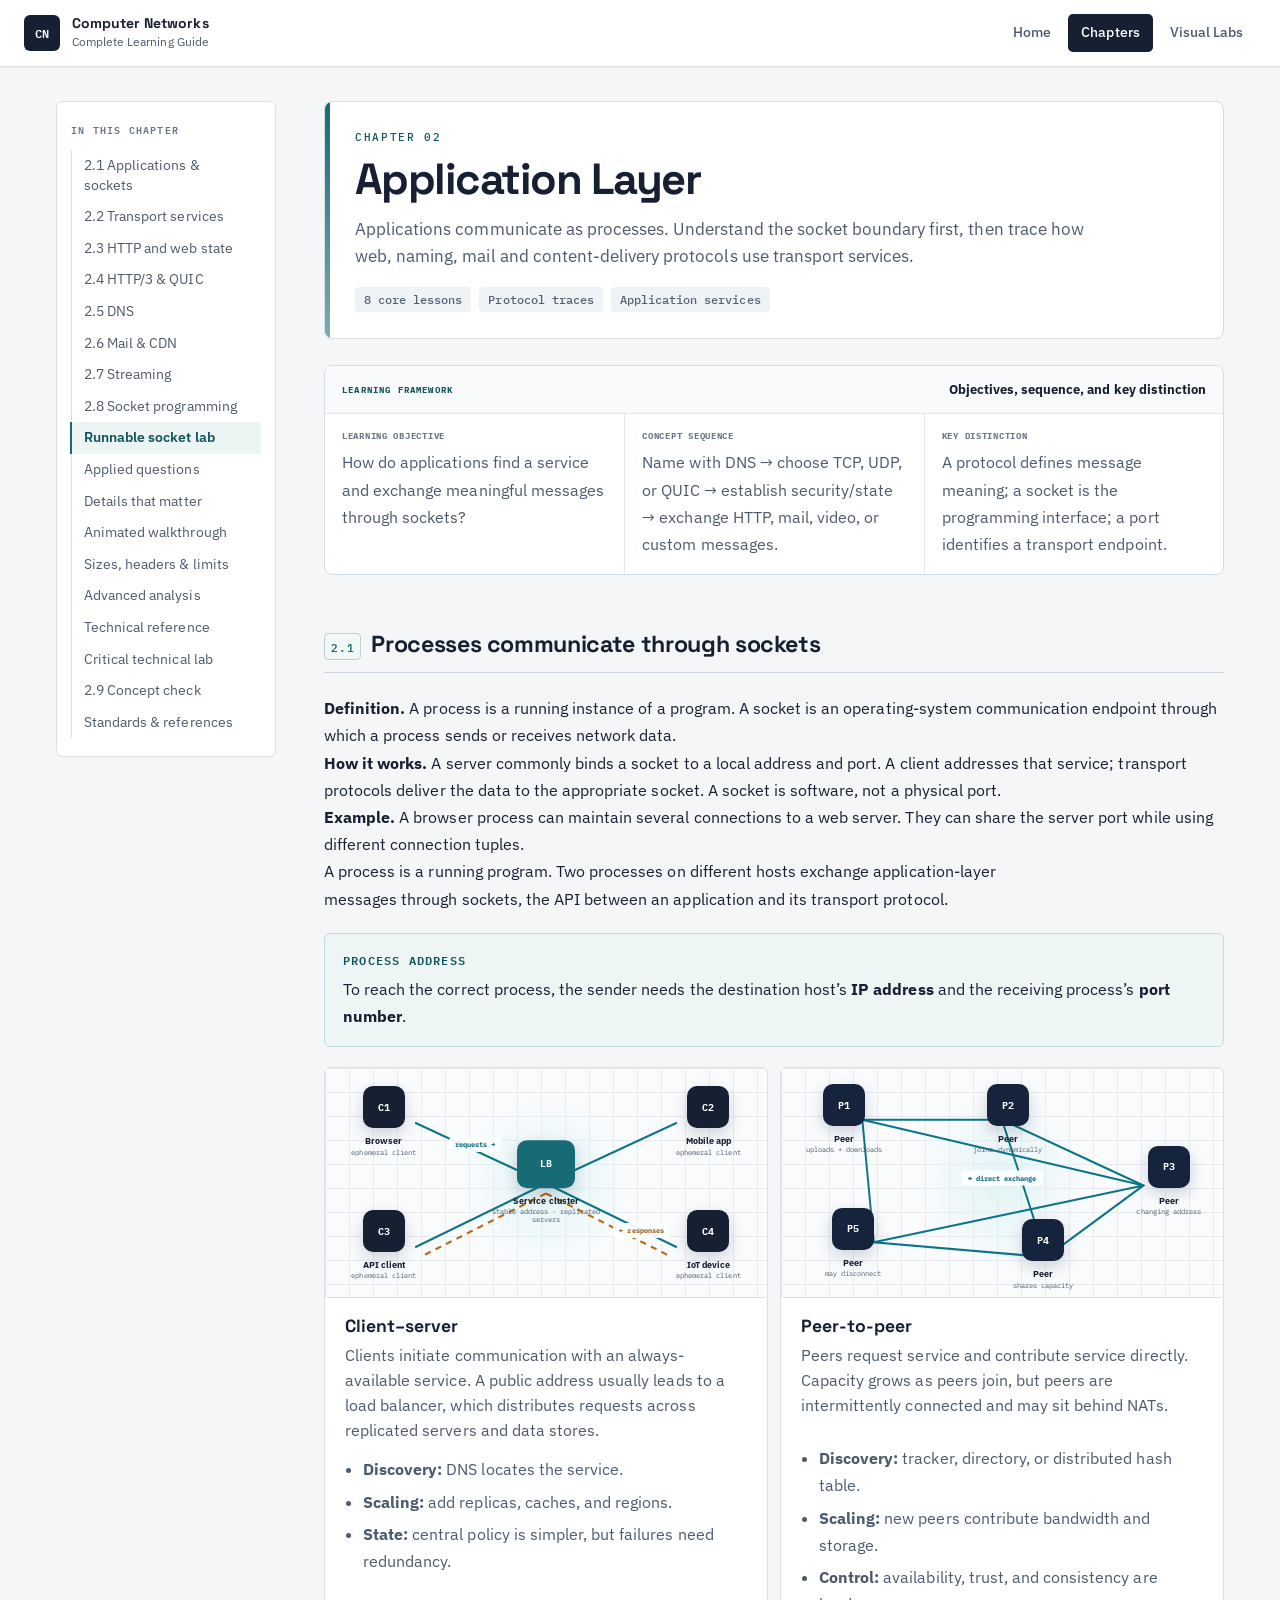
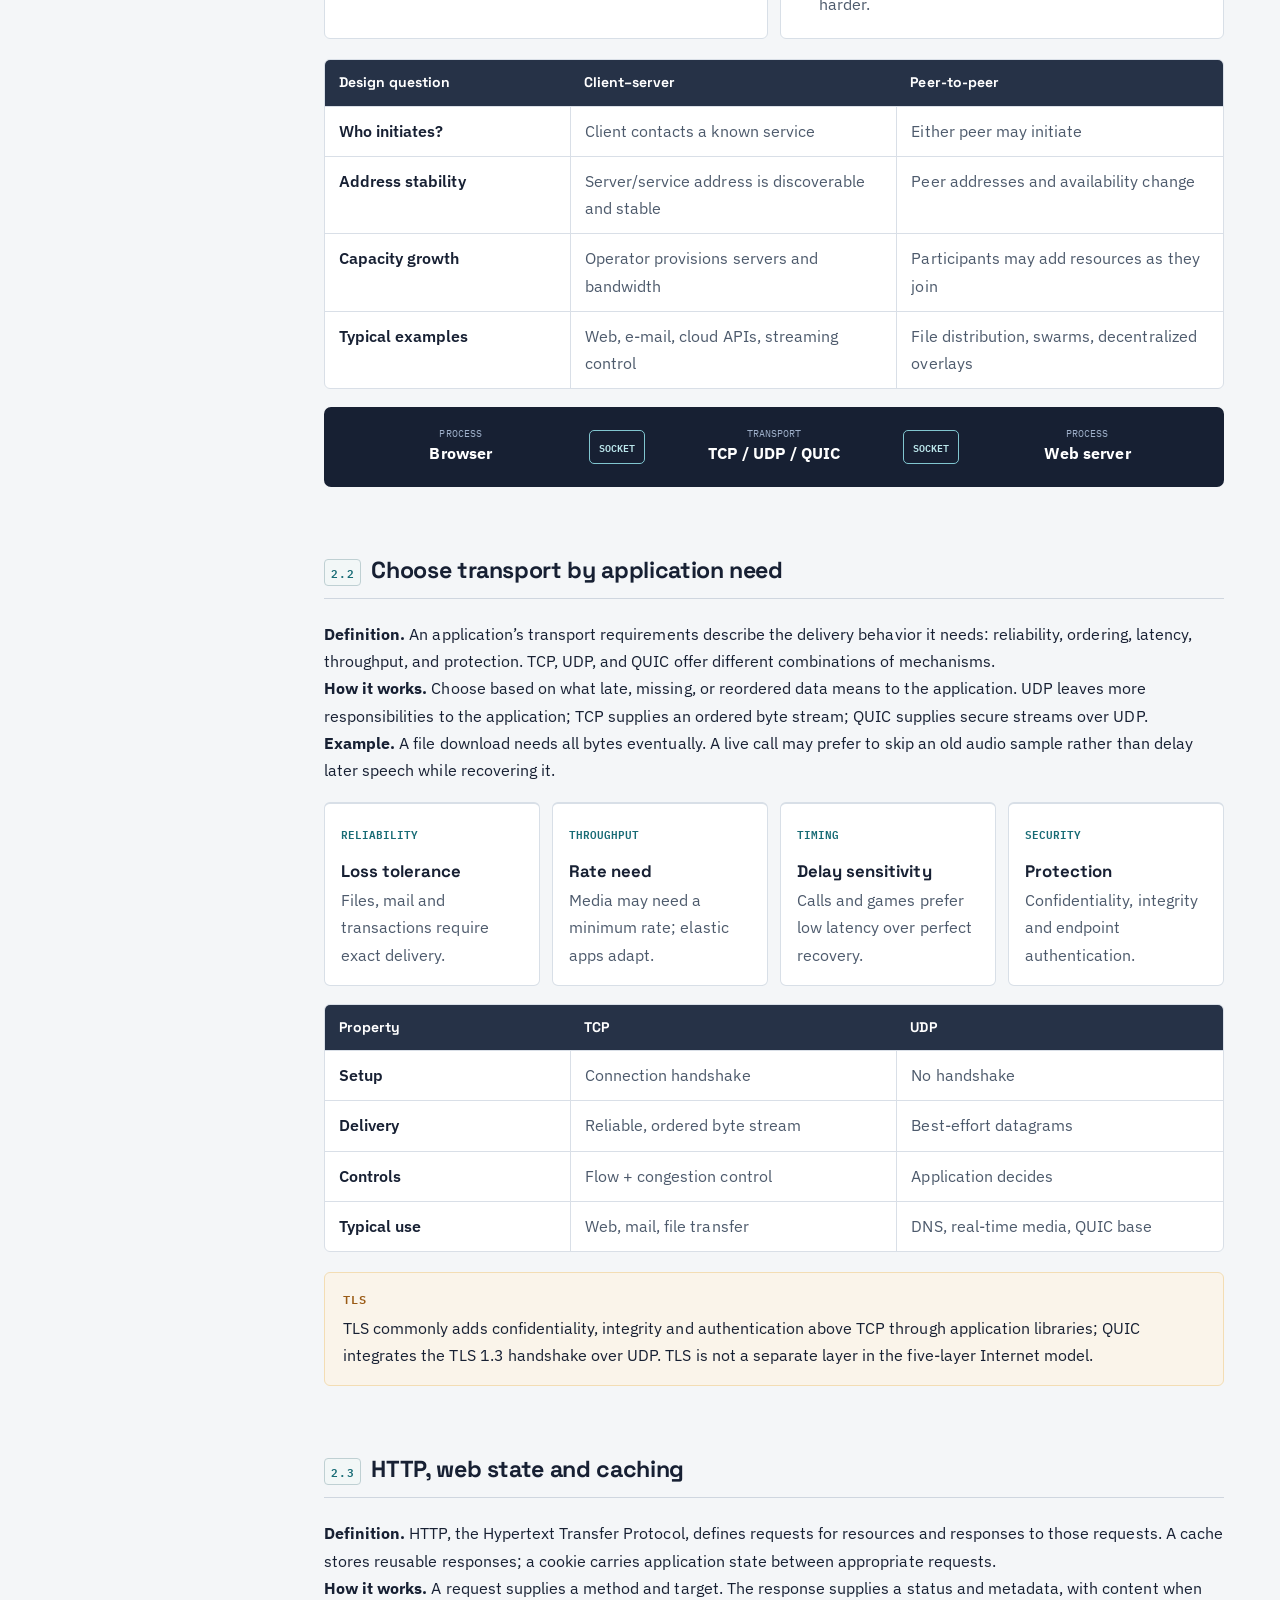
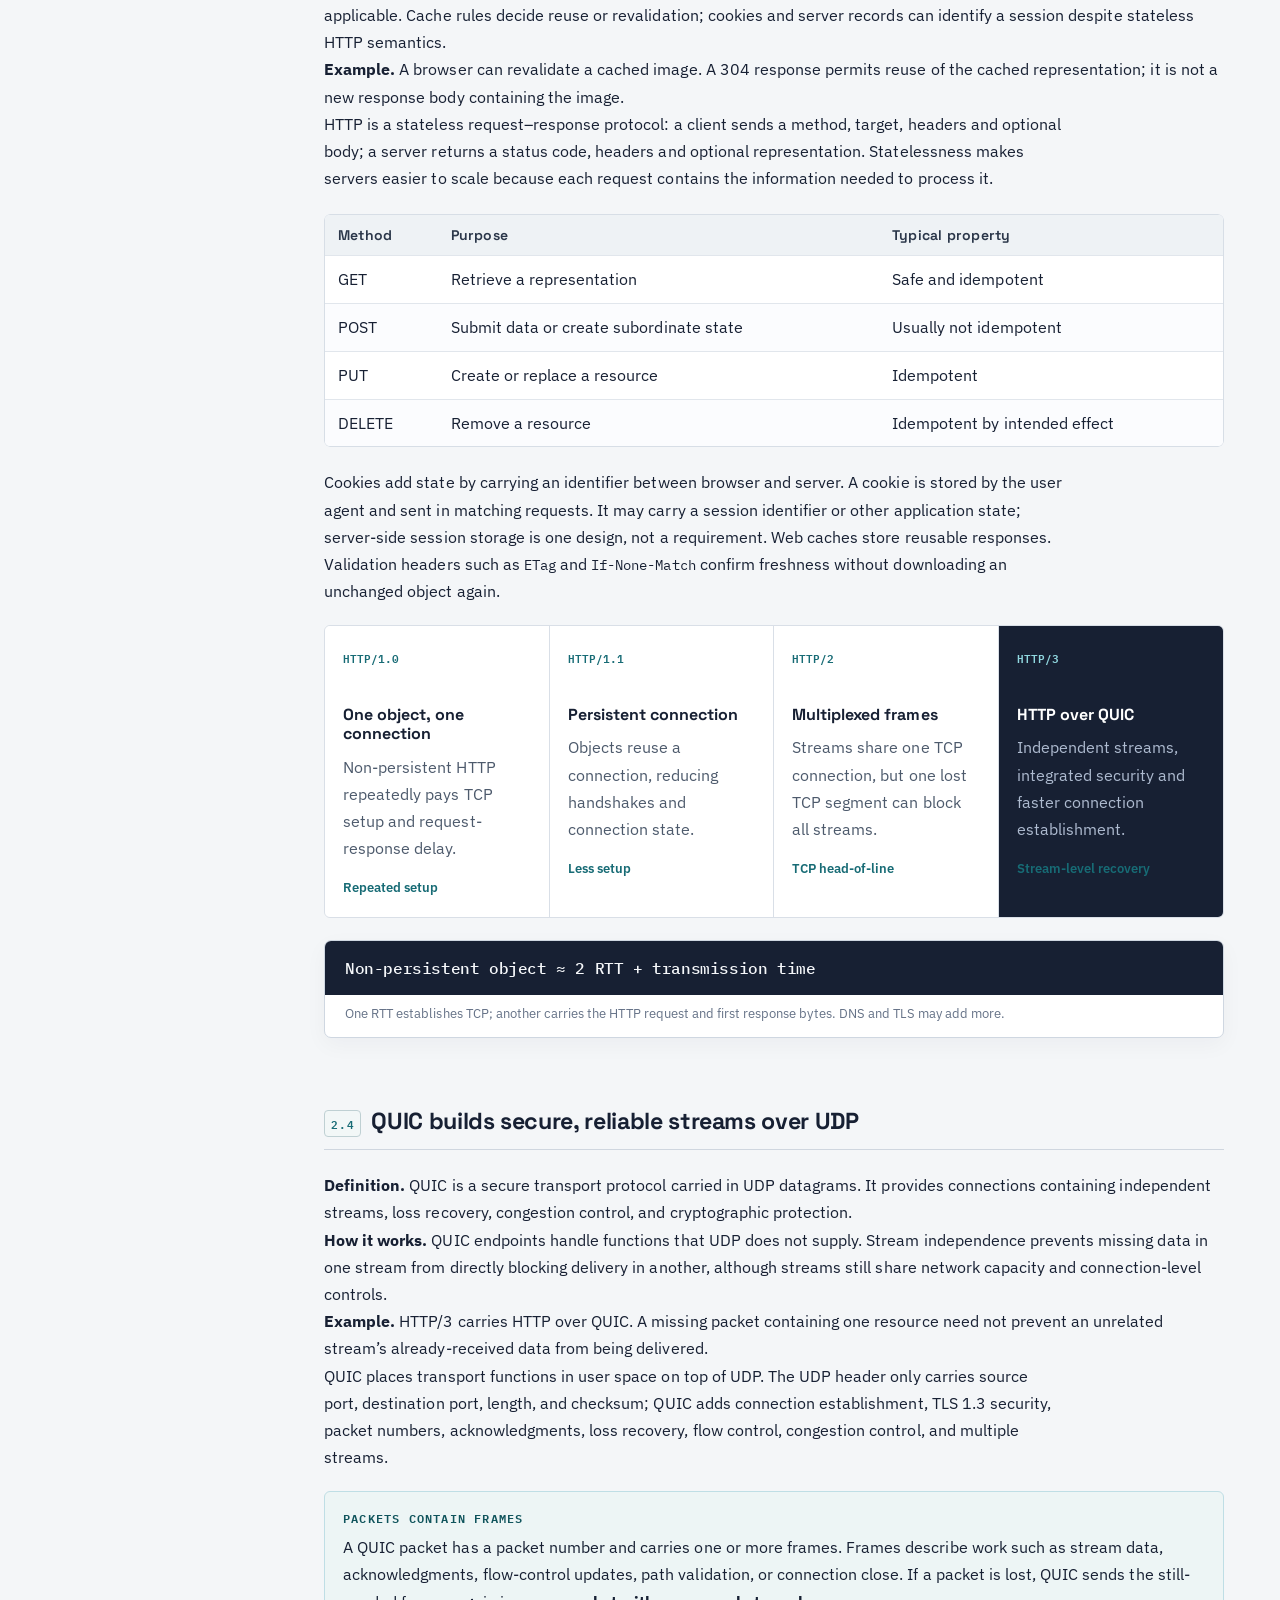
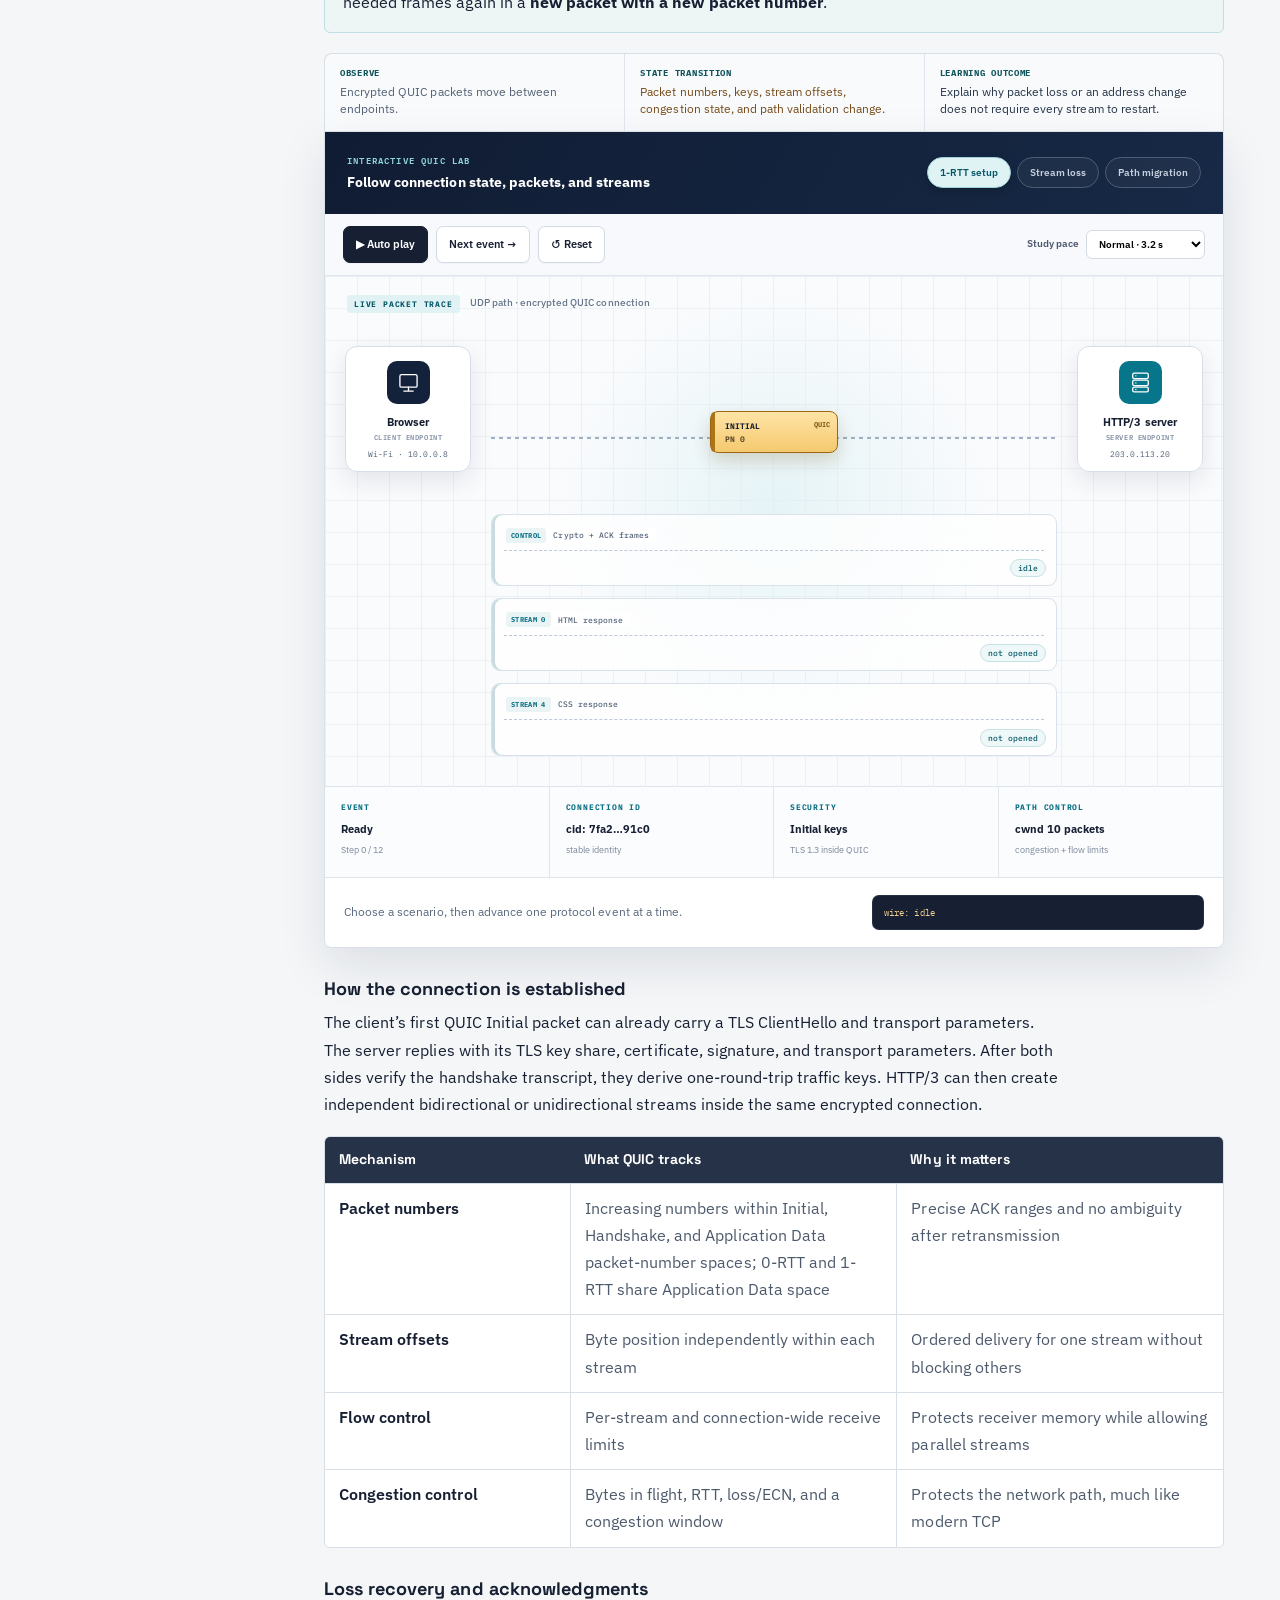
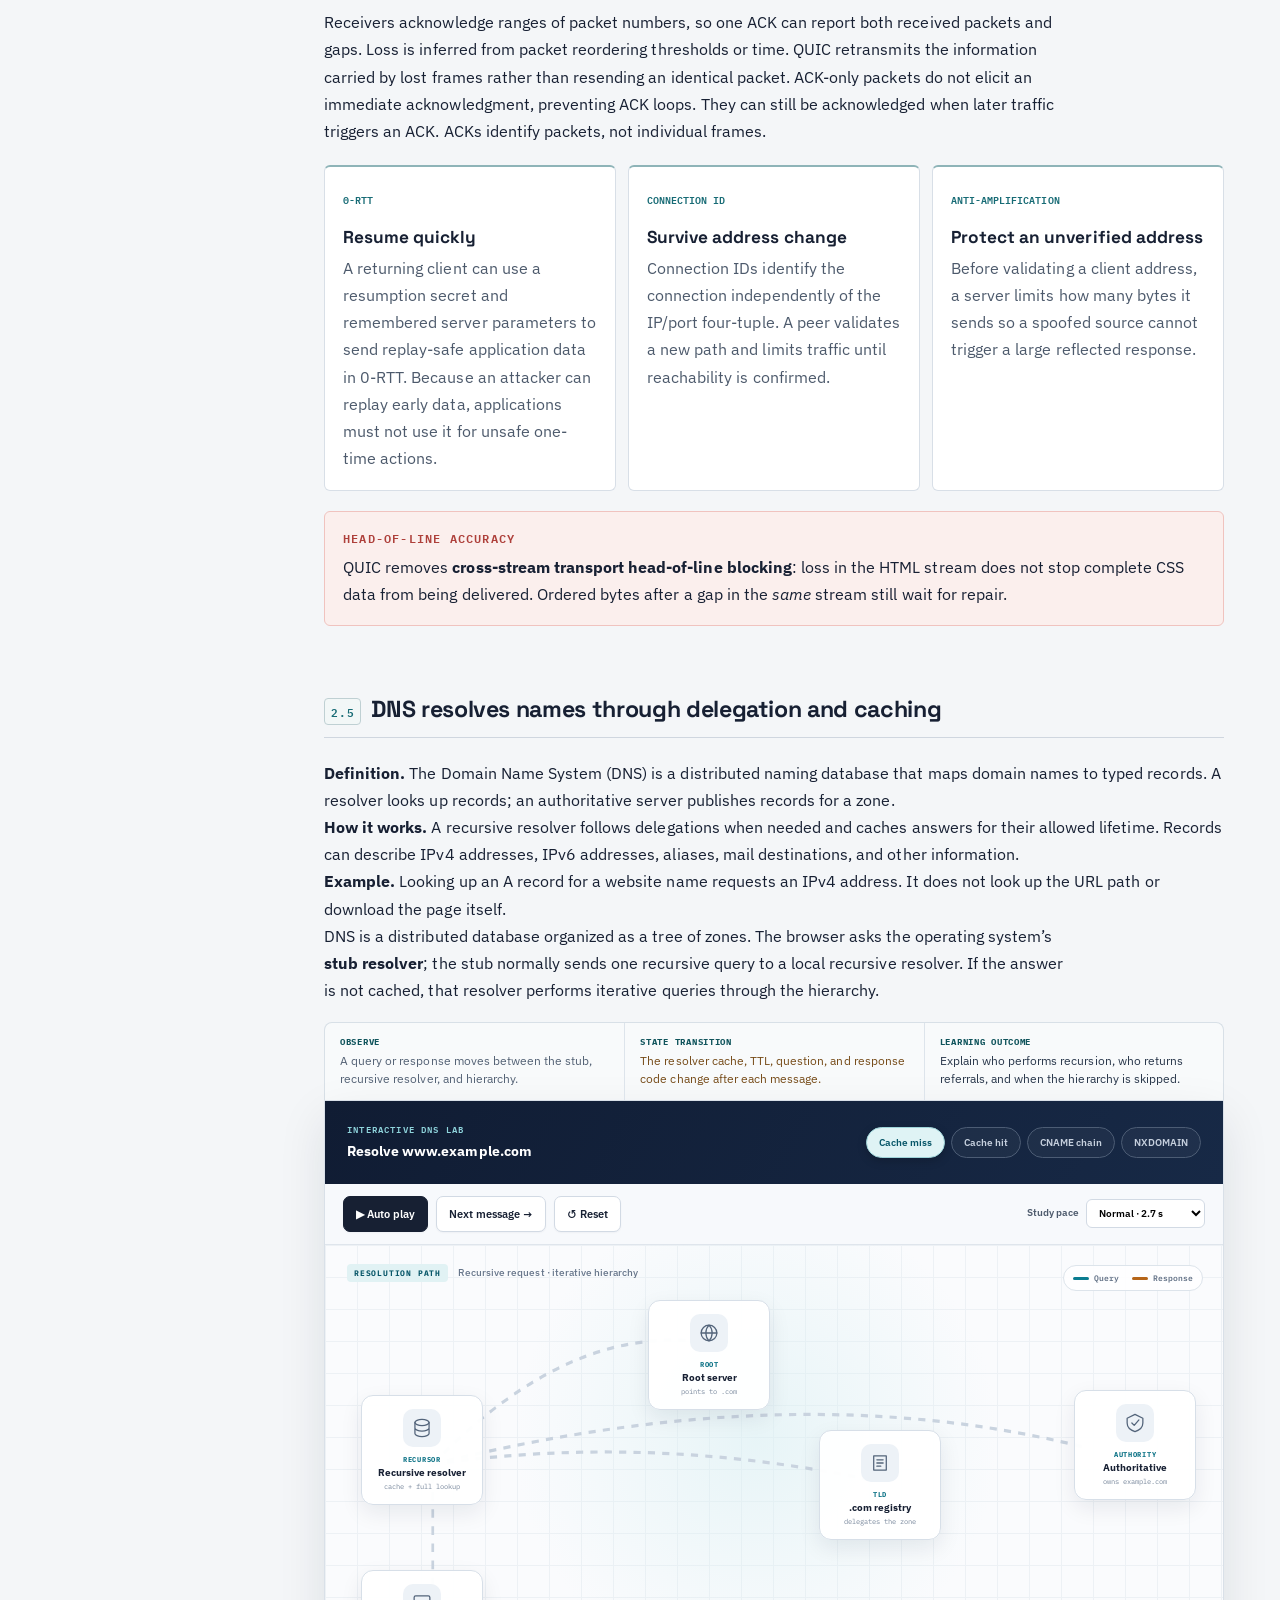
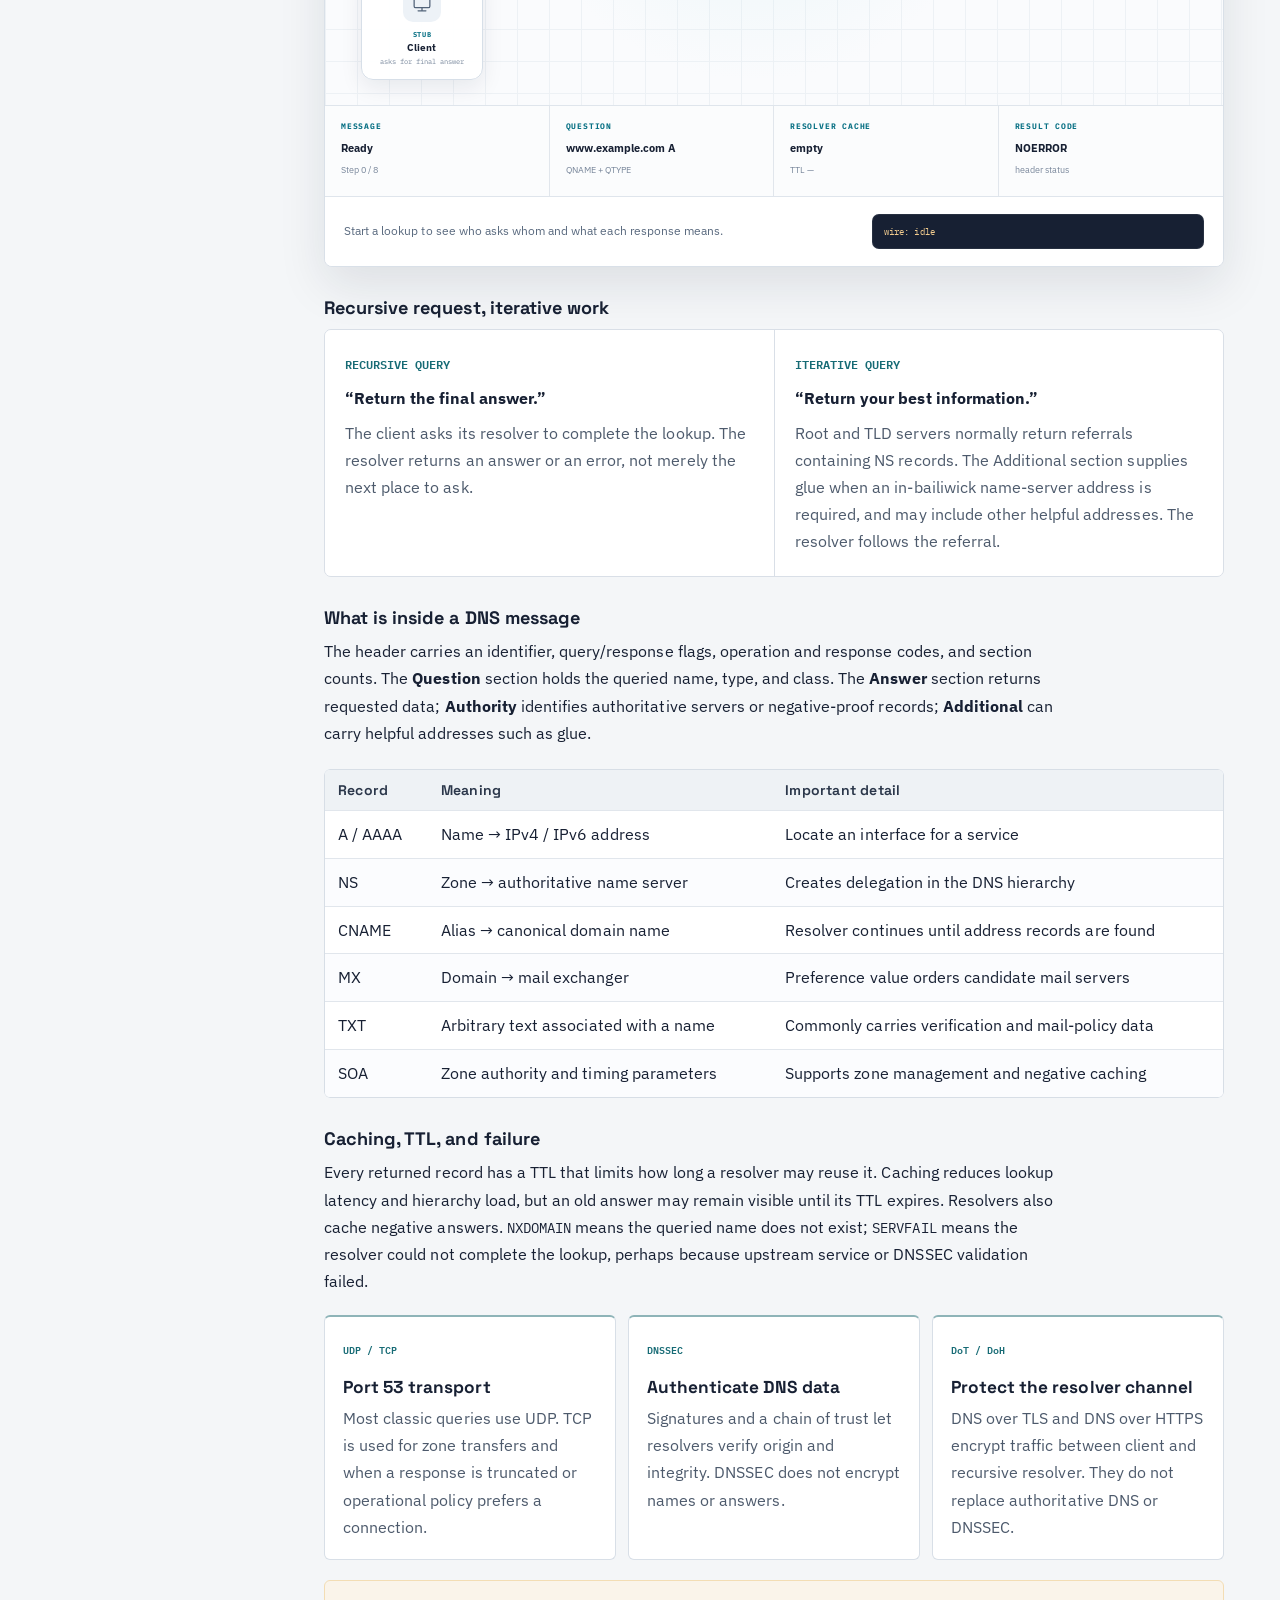
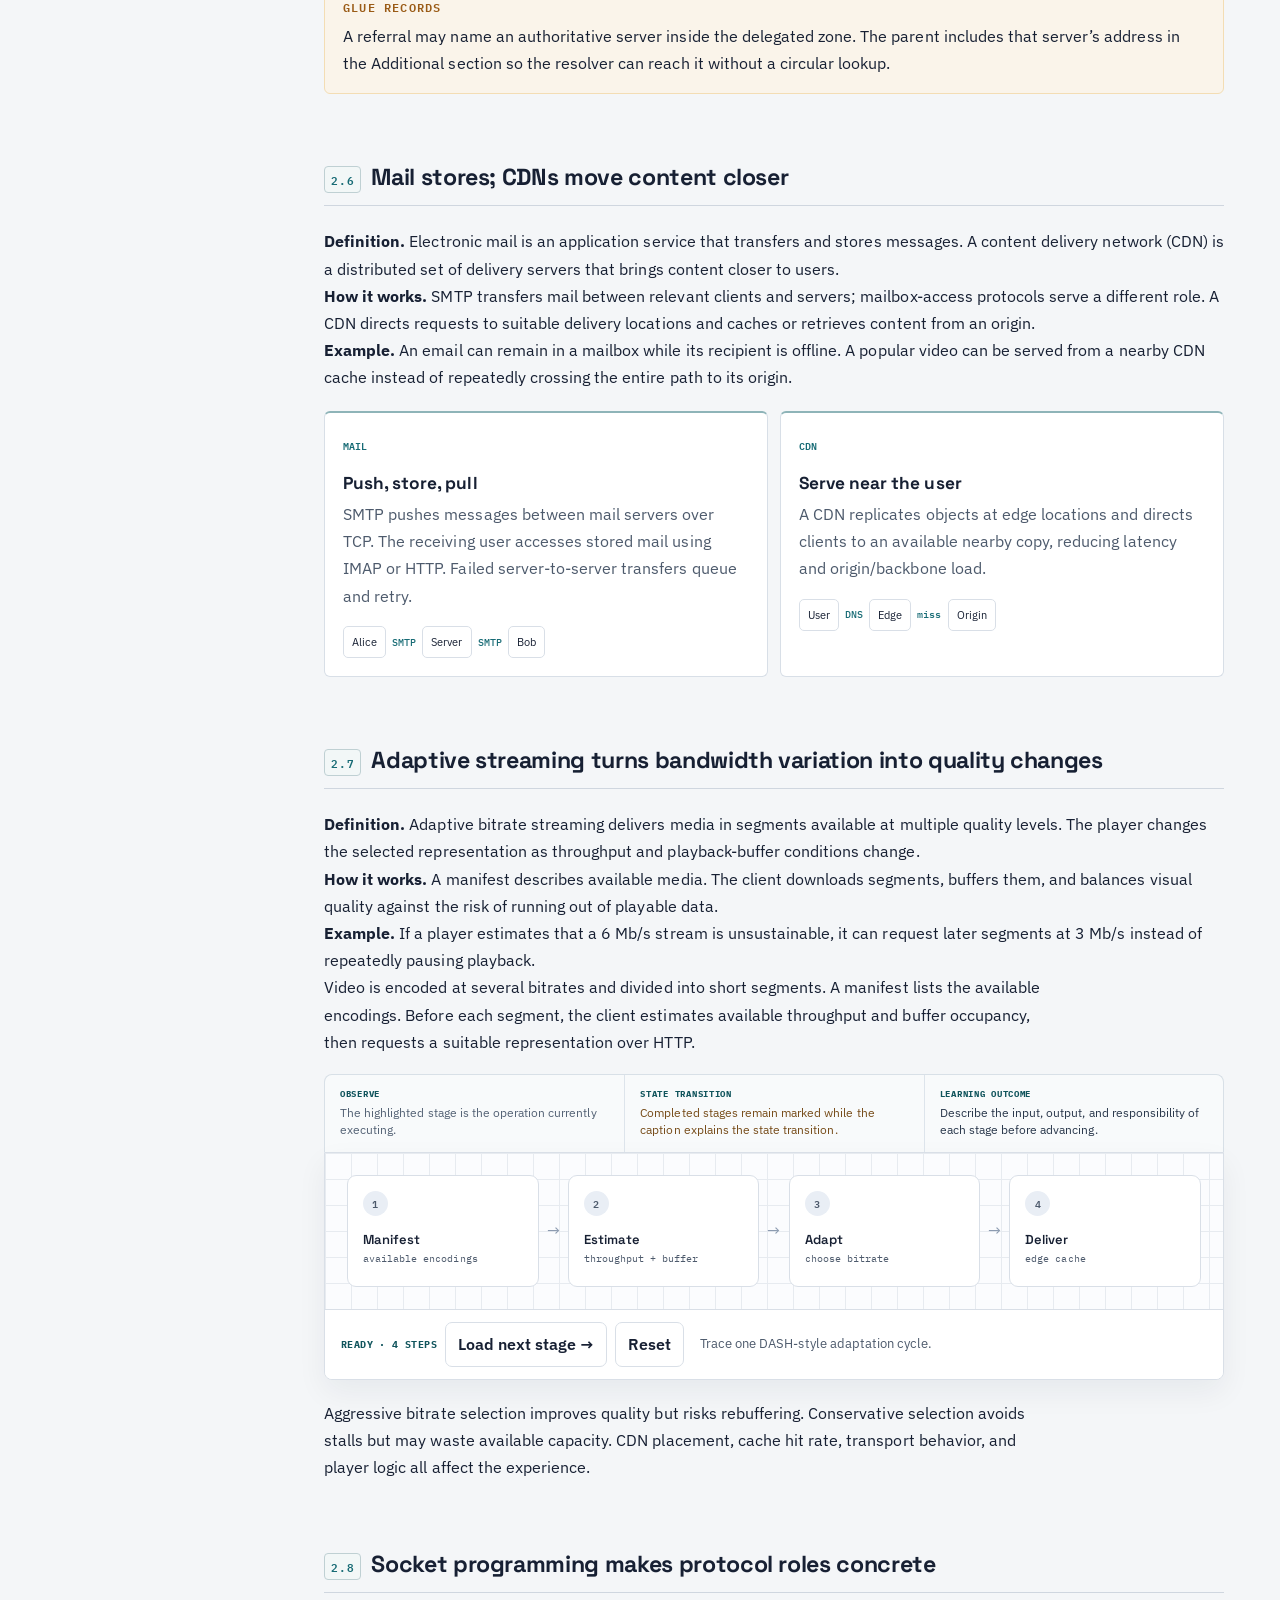
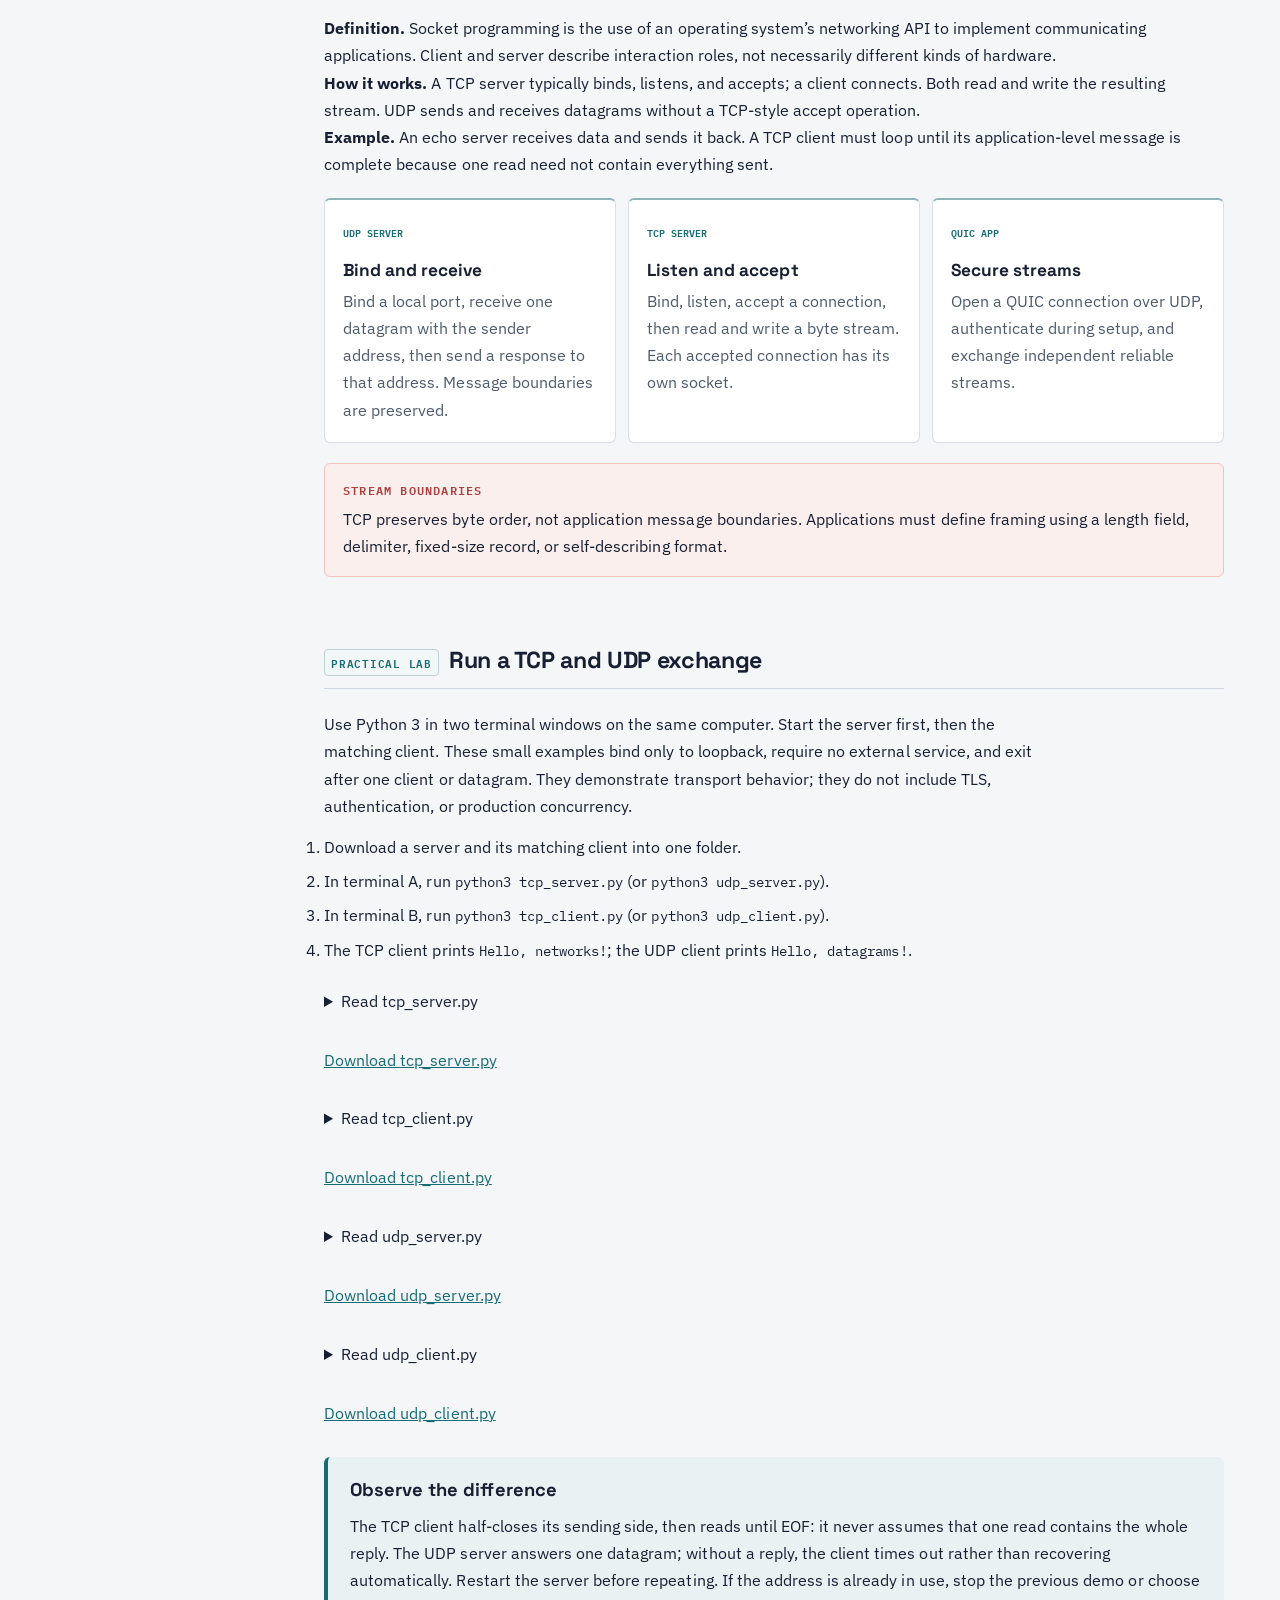
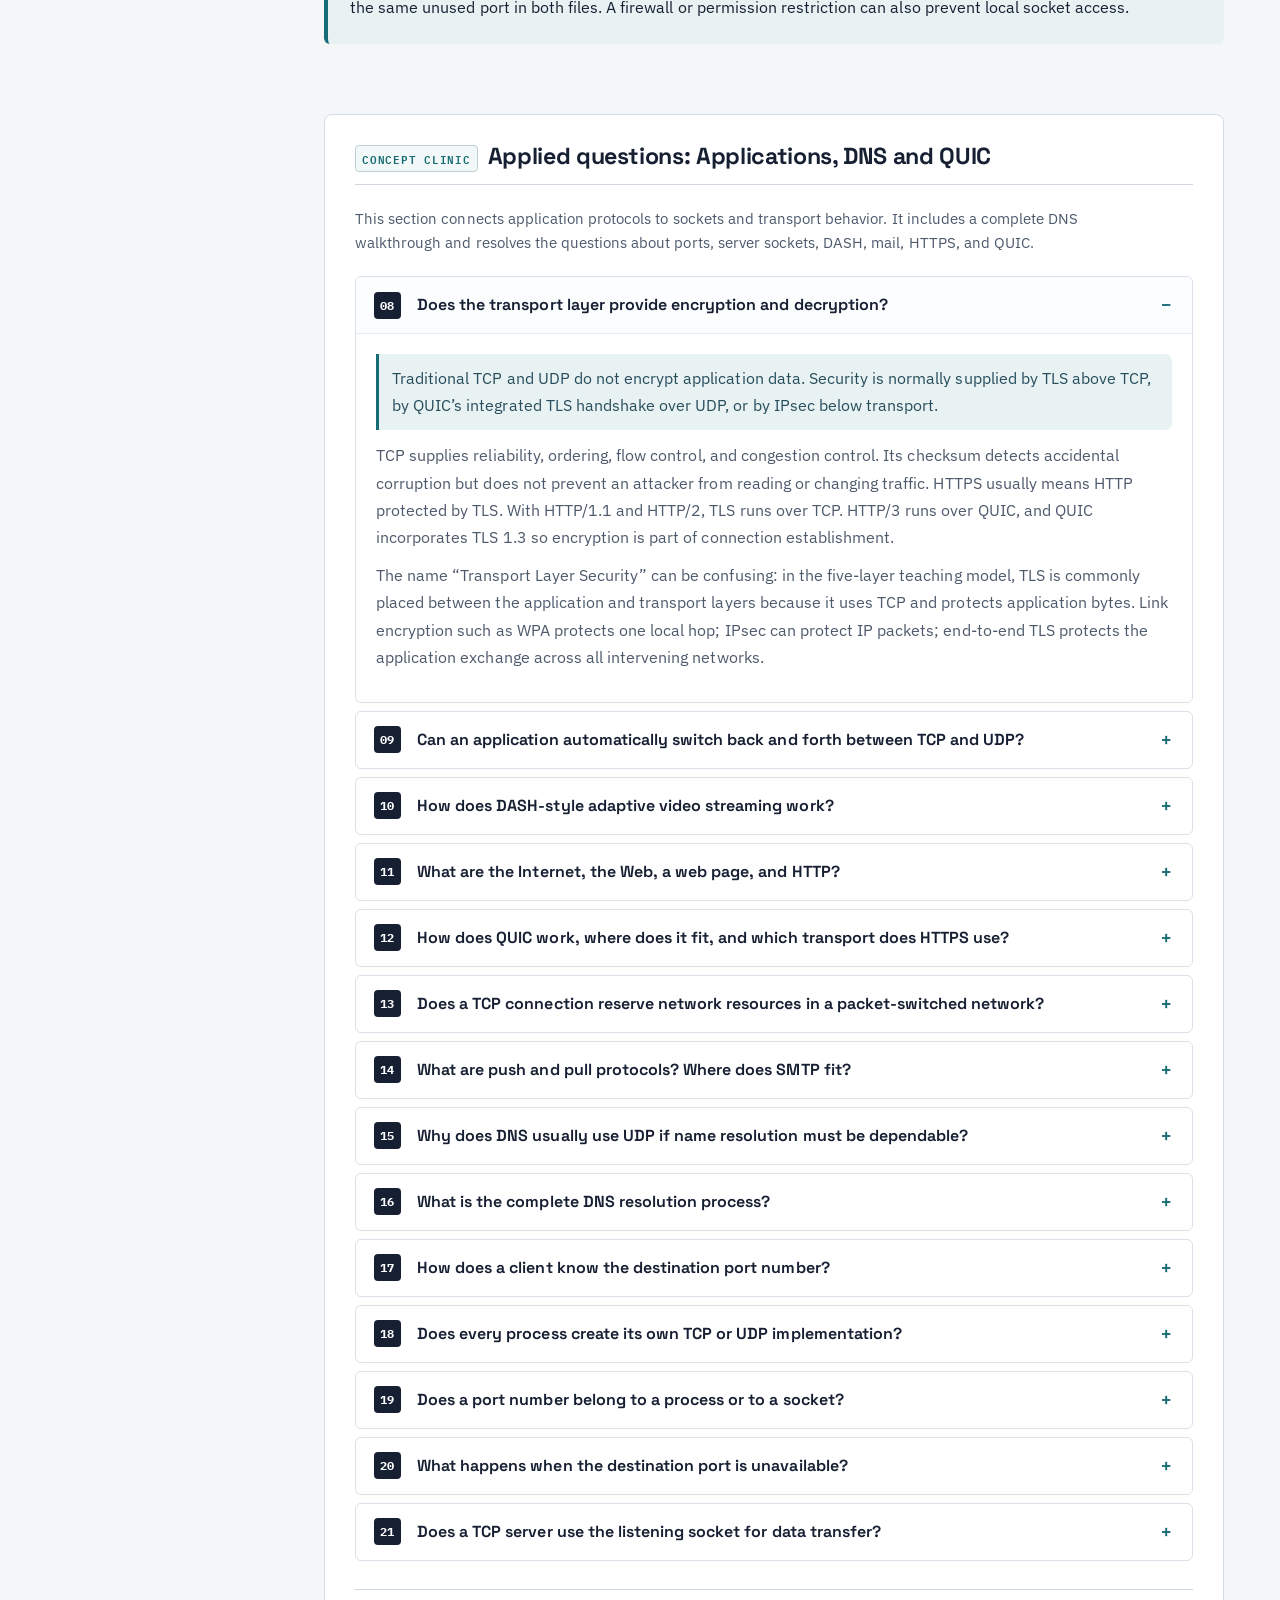
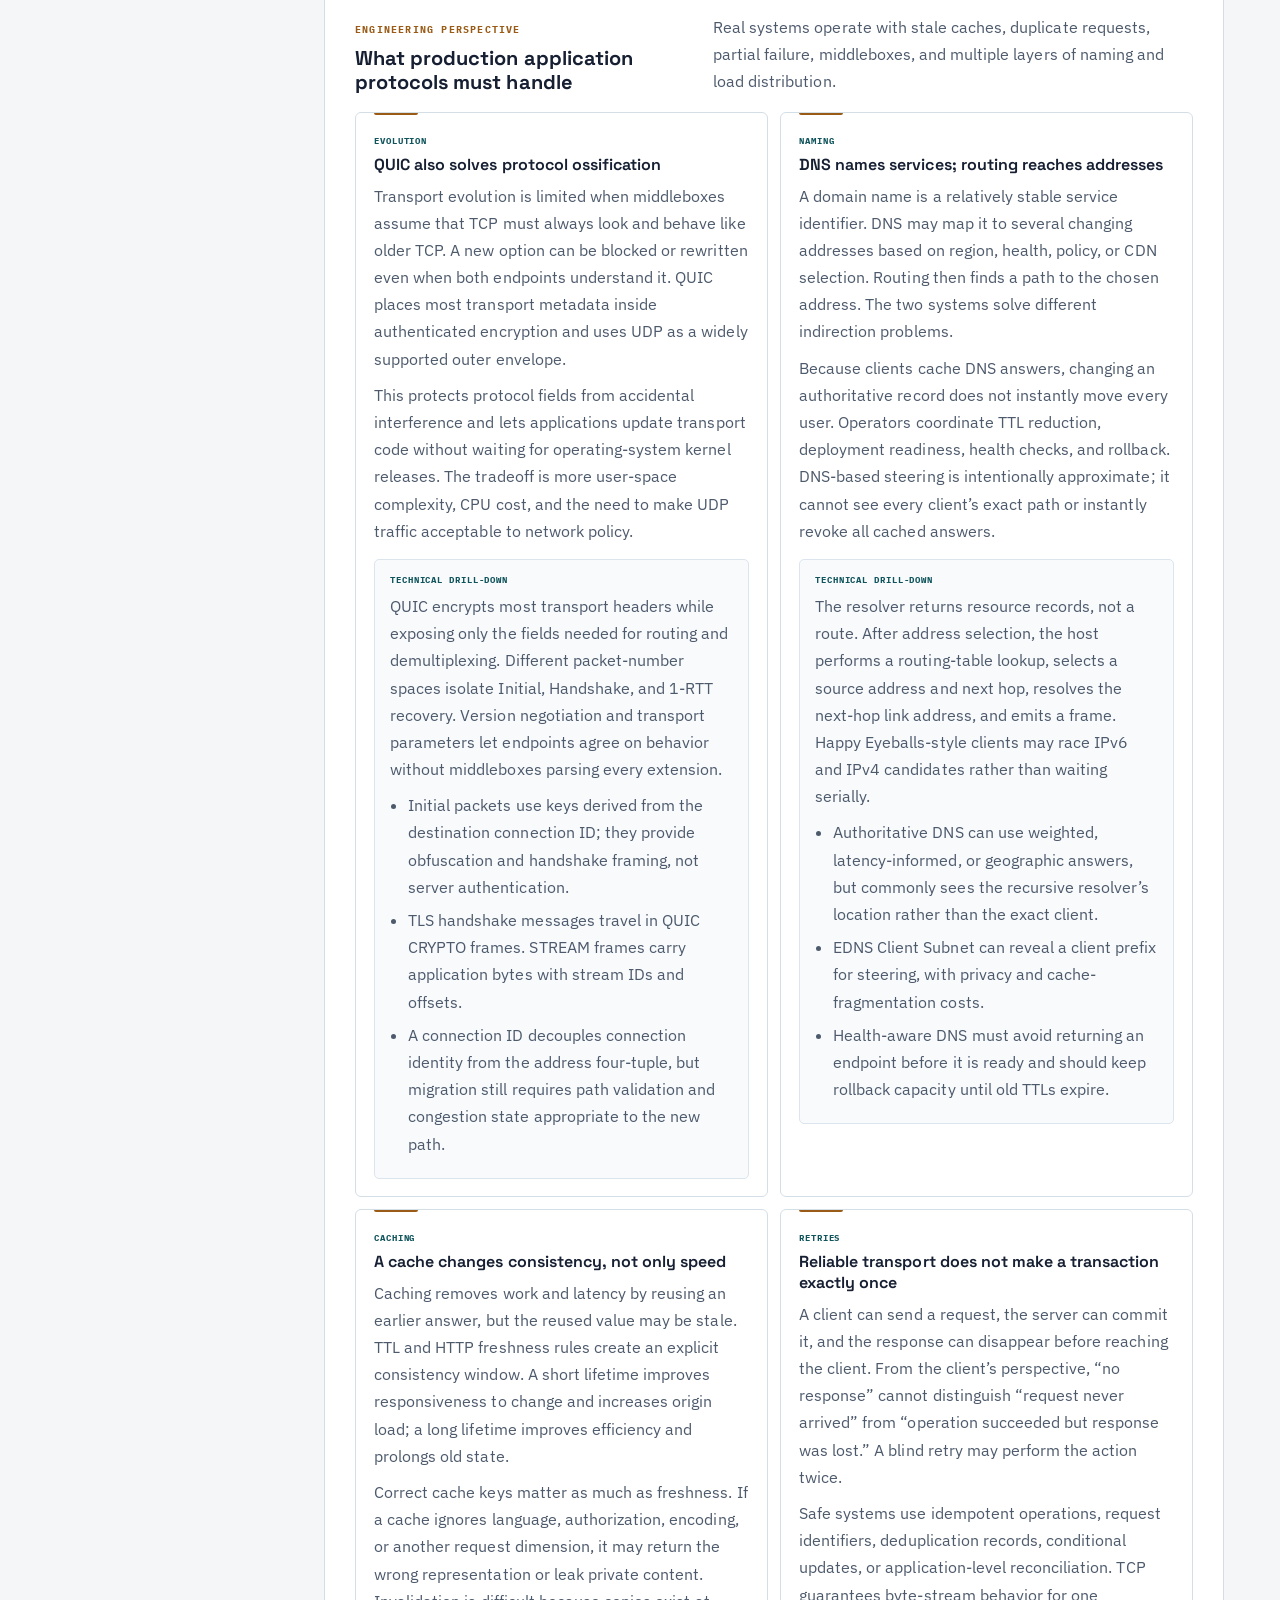
<file: chapter2.html>
<!doctype html>
<html lang="en">
<head>
  <meta charset="utf-8"><meta name="viewport" content="width=device-width, initial-scale=1">
  <meta name="description" content="Detailed application layer guide covering processes, sockets, HTTP, QUIC, DNS, electronic mail and CDNs.">
  <title>Chapter 2 · Application Layer</title>
  <link rel="preconnect" href="https://fonts.googleapis.com"><link href="https://fonts.googleapis.com/css2?family=Space+Grotesk:wght@500;600;700&family=IBM+Plex+Sans:wght@400;500;600&family=IBM+Plex+Mono:wght@400;600&display=swap" rel="stylesheet">
  <link rel="icon" type="image/svg+xml" href="favicon.svg"><link rel="stylesheet" href="styles.css?v=35">
<link rel="stylesheet" href="technical-walkthroughs.css?v=1"></head>
<body class="chapter-page">
  <a class="skip-link" href="#chapter-content">Skip to chapter content</a><div class="reading-progress" aria-hidden="true"><span id="progressBar"></span></div>
  <header class="site-header"><nav class="nav" aria-label="Main navigation"><a class="brand" href="index.html"><span class="brand-mark">CN</span><span class="brand-text"><strong>Computer Networks</strong><span>Complete Learning Guide</span></span></a><ul class="nav-links"><li><a href="index.html">Home</a></li><li><a class="active" href="topics.html">Chapters</a></li><li><a href="chapter3.html#reliability">Visual Labs</a></li></ul></nav></header>
  <main class="chapter-layout">
    <header class="chapter-masthead"><p class="chapter-kicker">Chapter 02</p><h1>Application Layer</h1><p class="chapter-intro">Applications communicate as processes. Understand the socket boundary first, then trace how web, naming, mail and content-delivery protocols use transport services.</p>
      <div class="chapter-meta"><span>8 core lessons</span><span>Protocol traces</span><span>Application services</span></div></header>

      <aside class="toc" aria-label="Chapter contents"><div class="toc-card"><h2>In this chapter</h2><ol><li><a class="current" href="#processes">2.1 Applications & sockets</a></li><li><a href="#transport-choice">2.2 Transport services</a></li><li><a href="#http">2.3 HTTP and web state</a></li><li><a href="#quic">2.4 HTTP/3 & QUIC</a></li><li><a href="#dns">2.5 DNS</a></li><li><a href="#mail-cdn">2.6 Mail & CDN</a></li><li><a href="#streaming">2.7 Streaming</a></li><li><a href="#programming">2.8 Socket programming</a></li><li><a href="#socket-practice">Runnable socket lab</a></li><li><a href="#questions-answered">Applied questions</a></li><li><a href="#essential-details">Details that matter</a></li><li><a href="#technical-walkthrough">Animated walkthrough</a></li><li><a href="#layer-details">Sizes, headers &amp; limits</a></li><li><a href="#book-scan">Advanced analysis</a></li><li><a href="#master-reference">Technical reference</a></li><li><a href="#critical-questions">Critical technical lab</a></li><li><a href="#review">2.9 Concept check</a></li><li><a href="#sources">Standards &amp; references</a></li></ol></div></aside>
    <article class="chapter-body" id="chapter-content"><section class="chapter-orientation" aria-label="Chapter roadmap"><div class="orientation-title"><span>LEARNING FRAMEWORK</span><b>Objectives, sequence, and key distinction</b></div><div class="orientation-grid"><article><span>LEARNING OBJECTIVE</span><p>How do applications find a service and exchange meaningful messages through sockets?</p></article><article><span>CONCEPT SEQUENCE</span><p>Name with DNS → choose TCP, UDP, or QUIC → establish security/state → exchange HTTP, mail, video, or custom messages.</p></article><article><span>KEY DISTINCTION</span><p>A protocol defines message meaning; a socket is the programming interface; a port identifies a transport endpoint.</p></article></div></section>
      <section class="chapter-section" id="processes"><h2><span>2.1</span> Processes communicate through sockets</h2><!-- foundation-processes:start --><div class="concept-foundation"><p><strong>Definition.</strong> A process is a running instance of a program. A socket is an operating-system communication endpoint through which a process sends or receives network data.</p><p><strong>How it works.</strong> A server commonly binds a socket to a local address and port. A client addresses that service; transport protocols deliver the data to the appropriate socket. A socket is software, not a physical port.</p><p><strong>Example.</strong> A browser process can maintain several connections to a web server. They can share the server port while using different connection tuples.</p></div><!-- foundation-processes:end --><p>A process is a running program. Two processes on different hosts exchange application-layer messages through sockets, the API between an application and its transport protocol.</p><div class="definition-box"><span>PROCESS ADDRESS</span><p>To reach the correct process, the sender needs the destination host’s <b>IP address</b> and the receiving process’s <b>port number</b>.</p></div>
        <div class="architecture-grid detailed"><article><div class="architecture-map client-server-map" aria-label="Client-server architecture"><svg viewBox="0 0 500 230" preserveAspectRatio="none" aria-hidden="true"><path d="M102 55 L250 116 M102 180 L250 116 M398 55 L250 116 M398 180 L250 116"/><path class="return" d="M250 126 L112 188 M250 126 L388 188"/></svg><div class="map-node client n1"><i>C1</i><b>Browser</b><small>ephemeral client</small></div><div class="map-node client n2"><i>C2</i><b>Mobile app</b><small>ephemeral client</small></div><div class="map-node client n3"><i>C3</i><b>API client</b><small>ephemeral client</small></div><div class="map-node client n4"><i>C4</i><b>IoT device</b><small>ephemeral client</small></div><div class="map-node service"><i>LB</i><b>Service cluster</b><small>stable address · replicated servers</small></div><span class="map-label request">requests →</span><span class="map-label response">← responses</span></div><h3>Client–server</h3><p>Clients initiate communication with an always-available service. A public address usually leads to a load balancer, which distributes requests across replicated servers and data stores.</p><ul class="architecture-facts"><li><b>Discovery:</b> DNS locates the service.</li><li><b>Scaling:</b> add replicas, caches, and regions.</li><li><b>State:</b> central policy is simpler, but failures need redundancy.</li></ul></article><article><div class="architecture-map peer-map" aria-label="Peer-to-peer architecture"><svg viewBox="0 0 500 230" preserveAspectRatio="none" aria-hidden="true"><path d="M92 52 L250 52 L410 118 L300 190 L105 175 Z"/><path d="M92 52 L410 118 M250 52 L300 190 M105 175 L410 118"/></svg><div class="map-node peer p1"><i>P1</i><b>Peer</b><small>uploads + downloads</small></div><div class="map-node peer p2"><i>P2</i><b>Peer</b><small>joins dynamically</small></div><div class="map-node peer p3"><i>P3</i><b>Peer</b><small>changing address</small></div><div class="map-node peer p4"><i>P4</i><b>Peer</b><small>shares capacity</small></div><div class="map-node peer p5"><i>P5</i><b>Peer</b><small>may disconnect</small></div><span class="map-label exchange">↔ direct exchange</span></div><h3>Peer-to-peer</h3><p>Peers request service and contribute service directly. Capacity grows as peers join, but peers are intermittently connected and may sit behind NATs.</p><ul class="architecture-facts"><li><b>Discovery:</b> tracker, directory, or distributed hash table.</li><li><b>Scaling:</b> new peers contribute bandwidth and storage.</li><li><b>Control:</b> availability, trust, and consistency are harder.</li></ul></article></div>
        <div class="comparison-table architecture-compare"><div class="comparison-head"><b>Design question</b><b>Client–server</b><b>Peer-to-peer</b></div><div><span>Who initiates?</span><p>Client contacts a known service</p><p>Either peer may initiate</p></div><div><span>Address stability</span><p>Server/service address is discoverable and stable</p><p>Peer addresses and availability change</p></div><div><span>Capacity growth</span><p>Operator provisions servers and bandwidth</p><p>Participants may add resources as they join</p></div><div><span>Typical examples</span><p>Web, e-mail, cloud APIs, streaming control</p><p>File distribution, swarms, decentralized overlays</p></div></div>
        <div class="socket-path"><div><small>PROCESS</small><b>Browser</b></div><span>SOCKET</span><div><small>TRANSPORT</small><b>TCP / UDP / QUIC</b></div><span>SOCKET</span><div><small>PROCESS</small><b>Web server</b></div></div>
      </section>

      <section class="chapter-section" id="transport-choice"><h2><span>2.2</span> Choose transport by application need</h2><!-- foundation-transport-choice:start --><div class="concept-foundation"><p><strong>Definition.</strong> An application’s transport requirements describe the delivery behavior it needs: reliability, ordering, latency, throughput, and protection. TCP, UDP, and QUIC offer different combinations of mechanisms.</p><p><strong>How it works.</strong> Choose based on what late, missing, or reordered data means to the application. UDP leaves more responsibilities to the application; TCP supplies an ordered byte stream; QUIC supplies secure streams over UDP.</p><p><strong>Example.</strong> A file download needs all bytes eventually. A live call may prefer to skip an old audio sample rather than delay later speech while recovering it.</p></div><!-- foundation-transport-choice:end --><div class="metric-grid four"><article><span>RELIABILITY</span><h3>Loss tolerance</h3><p>Files, mail and transactions require exact delivery.</p></article><article><span>THROUGHPUT</span><h3>Rate need</h3><p>Media may need a minimum rate; elastic apps adapt.</p></article><article><span>TIMING</span><h3>Delay sensitivity</h3><p>Calls and games prefer low latency over perfect recovery.</p></article><article><span>SECURITY</span><h3>Protection</h3><p>Confidentiality, integrity and endpoint authentication.</p></article></div>
        <div class="comparison-table"><div class="comparison-head"><b>Property</b><b>TCP</b><b>UDP</b></div><div><span>Setup</span><p>Connection handshake</p><p>No handshake</p></div><div><span>Delivery</span><p>Reliable, ordered byte stream</p><p>Best-effort datagrams</p></div><div><span>Controls</span><p>Flow + congestion control</p><p>Application decides</p></div><div><span>Typical use</span><p>Web, mail, file transfer</p><p>DNS, real-time media, QUIC base</p></div></div>
        <div class="note-box"><span>TLS</span><p>TLS commonly adds confidentiality, integrity and authentication above TCP through application libraries; QUIC integrates the TLS 1.3 handshake over UDP. TLS is not a separate layer in the five-layer Internet model.</p></div>
      </section>

      <section class="chapter-section" id="http"><h2><span>2.3</span> HTTP, web state and caching</h2><!-- foundation-http:start --><div class="concept-foundation"><p><strong>Definition.</strong> HTTP, the Hypertext Transfer Protocol, defines requests for resources and responses to those requests. A cache stores reusable responses; a cookie carries application state between appropriate requests.</p><p><strong>How it works.</strong> A request supplies a method and target. The response supplies a status and metadata, with content when applicable. Cache rules decide reuse or revalidation; cookies and server records can identify a session despite stateless HTTP semantics.</p><p><strong>Example.</strong> A browser can revalidate a cached image. A 304 response permits reuse of the cached representation; it is not a new response body containing the image.</p></div><!-- foundation-http:end --><p>HTTP is a stateless request–response protocol: a client sends a method, target, headers and optional body; a server returns a status code, headers and optional representation. Statelessness makes servers easier to scale because each request contains the information needed to process it.</p><div class="table-scroll" tabindex="0" role="region" aria-label="Reference table"><table class="data-table"><thead><tr><th>Method</th><th>Purpose</th><th>Typical property</th></tr></thead><tbody><tr><td>GET</td><td>Retrieve a representation</td><td>Safe and idempotent</td></tr><tr><td>POST</td><td>Submit data or create subordinate state</td><td>Usually not idempotent</td></tr><tr><td>PUT</td><td>Create or replace a resource</td><td>Idempotent</td></tr><tr><td>DELETE</td><td>Remove a resource</td><td>Idempotent by intended effect</td></tr></tbody></table></div><p>Cookies add state by carrying an identifier between browser and server. A cookie is stored by the user agent and sent in matching requests. It may carry a session identifier or other application state; server-side session storage is one design, not a requirement. Web caches store reusable responses. Validation headers such as <code>ETag</code> and <code>If-None-Match</code> confirm freshness without downloading an unchanged object again.</p>
        <div class="timeline"><article><span>HTTP/1.0</span><h3>One object, one connection</h3><p>Non-persistent HTTP repeatedly pays TCP setup and request-response delay.</p><small>Repeated setup</small></article><article><span>HTTP/1.1</span><h3>Persistent connection</h3><p>Objects reuse a connection, reducing handshakes and connection state.</p><small>Less setup</small></article><article><span>HTTP/2</span><h3>Multiplexed frames</h3><p>Streams share one TCP connection, but one lost TCP segment can block all streams.</p><small>TCP head-of-line</small></article><article class="featured"><span>HTTP/3</span><h3>HTTP over QUIC</h3><p>Independent streams, integrated security and faster connection establishment.</p><small>Stream-level recovery</small></article></div>
        <div class="formula-panel compact"><p class="small-formula">Non-persistent object ≈ 2 RTT + transmission time</p><small>One RTT establishes TCP; another carries the HTTP request and first response bytes. DNS and TLS may add more.</small></div>
      </section>

      <section class="chapter-section" id="quic"><h2><span>2.4</span> QUIC builds secure, reliable streams over UDP</h2><!-- foundation-quic:start --><div class="concept-foundation"><p><strong>Definition.</strong> QUIC is a secure transport protocol carried in UDP datagrams. It provides connections containing independent streams, loss recovery, congestion control, and cryptographic protection.</p><p><strong>How it works.</strong> QUIC endpoints handle functions that UDP does not supply. Stream independence prevents missing data in one stream from directly blocking delivery in another, although streams still share network capacity and connection-level controls.</p><p><strong>Example.</strong> HTTP/3 carries HTTP over QUIC. A missing packet containing one resource need not prevent an unrelated stream’s already-received data from being delivered.</p></div><!-- foundation-quic:end --><p>QUIC places transport functions in user space on top of UDP. The UDP header only carries source port, destination port, length, and checksum; QUIC adds connection establishment, TLS 1.3 security, packet numbers, acknowledgments, loss recovery, flow control, congestion control, and multiple streams.</p>
        <div class="definition-box"><span>PACKETS CONTAIN FRAMES</span><p>A QUIC packet has a packet number and carries one or more frames. Frames describe work such as stream data, acknowledgments, flow-control updates, path validation, or connection close. If a packet is lost, QUIC sends the still-needed frames again in a <b>new packet with a new packet number</b>.</p></div>
        <div class="protocol-explorer quic-explorer" id="quicExplorer">
          <div class="explorer-head"><div><span>INTERACTIVE QUIC LAB</span><b>Follow connection state, packets, and streams</b></div><div class="scenario-tabs" role="tablist" aria-label="QUIC scenario"><button class="active" type="button" role="tab" aria-selected="true" data-quic-scenario="handshake">1-RTT setup</button><button type="button" role="tab" aria-selected="false" data-quic-scenario="loss">Stream loss</button><button type="button" role="tab" aria-selected="false" data-quic-scenario="migration">Path migration</button></div></div>
          <div class="explorer-toolbar"><button class="primary" id="quicPlay" type="button">▶ Auto play</button><button id="quicNext" type="button">Next event →</button><button id="quicReset" type="button">↺ Reset</button><label>Study pace <select id="quicSpeed"><option value="4800">Slow · 4.8 s</option><option value="3200" selected>Normal · 3.2 s</option><option value="2100">Fast · 2.1 s</option></select></label></div>
          <div class="quic-stage" aria-live="polite">
            <div class="stage-label"><span>LIVE PACKET TRACE</span><b>UDP path · encrypted QUIC connection</b></div>
            <div class="endpoint endpoint-client"><i aria-hidden="true"><svg viewBox="0 0 32 32"><rect x="5" y="6" width="22" height="16" rx="2"/><path d="M10 27h12M16 22v5"/></svg></i><strong>Browser</strong><small>CLIENT ENDPOINT</small><em id="quicClientPath">Wi-Fi · 10.0.0.8</em></div>
            <div class="endpoint endpoint-server"><i aria-hidden="true"><svg viewBox="0 0 32 32"><rect x="6" y="4" width="20" height="7" rx="2"/><rect x="6" y="13" width="20" height="7" rx="2"/><rect x="6" y="22" width="20" height="6" rx="2"/><path d="M10 7.5h.1M10 16.5h.1M10 25h.1"/></svg></i><strong>HTTP/3 server</strong><small>SERVER ENDPOINT</small><em>203.0.113.20</em></div>
            <div class="quic-flight-path" aria-hidden="true"><i></i></div>
            <div class="quic-lanes"><div><span><i>CONTROL</i>Crypto + ACK frames</span><b id="quicCryptoLane">idle</b></div><div><span><i>STREAM 0</i>HTML response</span><b id="quicStream0">not opened</b></div><div><span><i>STREAM 4</i>CSS response</span><b id="quicStream4">not opened</b></div></div>
            <div class="quic-packet" id="quicPacket"><span>INITIAL</span><b>PN 0</b><small>QUIC</small></div>
            <div class="quic-loss-mark" id="quicLossMark">×<small>packet lost</small></div>
          </div>
          <div class="explorer-state"><div><span>EVENT</span><b id="quicEvent">Ready</b><small id="quicCounter">Step 0 / 12</small></div><div><span>CONNECTION ID</span><b id="quicCid">cid: 7fa2…91c0</b><small>stable identity</small></div><div><span>SECURITY</span><b id="quicKeys">Initial keys</b><small>TLS 1.3 inside QUIC</small></div><div><span>PATH CONTROL</span><b id="quicWindow">cwnd 10 packets</b><small>congestion + flow limits</small></div></div>
          <div class="explorer-caption"><p id="quicCaption">Choose a scenario, then advance one protocol event at a time.</p><code id="quicWire">wire: idle</code></div>
        </div>
        <h3>How the connection is established</h3><p>The client’s first QUIC Initial packet can already carry a TLS ClientHello and transport parameters. The server replies with its TLS key share, certificate, signature, and transport parameters. After both sides verify the handshake transcript, they derive one-round-trip traffic keys. HTTP/3 can then create independent bidirectional or unidirectional streams inside the same encrypted connection.</p>
        <div class="comparison-table"><div class="comparison-head"><b>Mechanism</b><b>What QUIC tracks</b><b>Why it matters</b></div><div><span>Packet numbers</span><p>Increasing numbers within Initial, Handshake, and Application Data packet-number spaces; 0-RTT and 1-RTT share Application Data space</p><p>Precise ACK ranges and no ambiguity after retransmission</p></div><div><span>Stream offsets</span><p>Byte position independently within each stream</p><p>Ordered delivery for one stream without blocking others</p></div><div><span>Flow control</span><p>Per-stream and connection-wide receive limits</p><p>Protects receiver memory while allowing parallel streams</p></div><div><span>Congestion control</span><p>Bytes in flight, RTT, loss/ECN, and a congestion window</p><p>Protects the network path, much like modern TCP</p></div></div>
        <h3>Loss recovery and acknowledgments</h3><p>Receivers acknowledge ranges of packet numbers, so one ACK can report both received packets and gaps. Loss is inferred from packet reordering thresholds or time. QUIC retransmits the information carried by lost frames rather than resending an identical packet. ACK-only packets do not elicit an immediate acknowledgment, preventing ACK loops. They can still be acknowledged when later traffic triggers an ACK. ACKs identify packets, not individual frames.</p>
        <div class="concept-grid three"><article><b>0-RTT</b><h3>Resume quickly</h3><p>A returning client can use a resumption secret and remembered server parameters to send replay-safe application data in 0-RTT. Because an attacker can replay early data, applications must not use it for unsafe one-time actions.</p></article><article><b>CONNECTION ID</b><h3>Survive address change</h3><p>Connection IDs identify the connection independently of the IP/port four-tuple. A peer validates a new path and limits traffic until reachability is confirmed.</p></article><article><b>ANTI-AMPLIFICATION</b><h3>Protect an unverified address</h3><p>Before validating a client address, a server limits how many bytes it sends so a spoofed source cannot trigger a large reflected response.</p></article></div>
        <div class="warning-box"><span>HEAD-OF-LINE ACCURACY</span><p>QUIC removes <b>cross-stream transport head-of-line blocking</b>: loss in the HTML stream does not stop complete CSS data from being delivered. Ordered bytes after a gap in the <em>same</em> stream still wait for repair.</p></div>
      </section>

      <section class="chapter-section" id="dns"><h2><span>2.5</span> DNS resolves names through delegation and caching</h2><!-- foundation-dns:start --><div class="concept-foundation"><p><strong>Definition.</strong> The Domain Name System (DNS) is a distributed naming database that maps domain names to typed records. A resolver looks up records; an authoritative server publishes records for a zone.</p><p><strong>How it works.</strong> A recursive resolver follows delegations when needed and caches answers for their allowed lifetime. Records can describe IPv4 addresses, IPv6 addresses, aliases, mail destinations, and other information.</p><p><strong>Example.</strong> Looking up an A record for a website name requests an IPv4 address. It does not look up the URL path or download the page itself.</p></div><!-- foundation-dns:end --><p>DNS is a distributed database organized as a tree of zones. The browser asks the operating system’s <b>stub resolver</b>; the stub normally sends one recursive query to a local recursive resolver. If the answer is not cached, that resolver performs iterative queries through the hierarchy.</p>
        <div class="protocol-explorer dns-explorer" id="dnsExplorer">
          <div class="explorer-head"><div><span>INTERACTIVE DNS LAB</span><b>Resolve www.example.com</b></div><div class="scenario-tabs" role="tablist" aria-label="DNS scenario"><button class="active" type="button" role="tab" aria-selected="true" data-dns-scenario="miss">Cache miss</button><button type="button" role="tab" aria-selected="false" data-dns-scenario="hit">Cache hit</button><button type="button" role="tab" aria-selected="false" data-dns-scenario="alias">CNAME chain</button><button type="button" role="tab" aria-selected="false" data-dns-scenario="failure">NXDOMAIN</button></div></div>
          <div class="explorer-toolbar"><button class="primary" id="dnsPlay" type="button">▶ Auto play</button><button id="dnsNext" type="button">Next message →</button><button id="dnsReset" type="button">↺ Reset</button><label>Study pace <select id="dnsSpeed"><option value="4000">Slow · 4.0 s</option><option value="2700" selected>Normal · 2.7 s</option><option value="1800">Fast · 1.8 s</option></select></label></div>
          <div class="dns-stage" aria-live="polite">
            <div class="stage-label"><span>RESOLUTION PATH</span><b>Recursive request · iterative hierarchy</b></div>
            <svg class="dns-map-lines" viewBox="0 0 1000 430" preserveAspectRatio="none" aria-hidden="true"><path d="M120 335 L120 205"/><path d="M120 205 Q275 70 430 92"/><path d="M120 205 Q360 176 610 220"/><path d="M120 205 Q525 120 850 190"/></svg>
            <svg class="dns-flight-path" viewBox="0 0 1000 430" preserveAspectRatio="none" aria-hidden="true"><path id="dnsFlightLine" d="M 120 335 L 120 205"/></svg>
            <div class="dns-legend" aria-hidden="true"><span><i></i>Query</span><span><i></i>Response</span></div>
            <div class="dns-node" data-dns-node="client"><i aria-hidden="true"><svg viewBox="0 0 28 28"><rect x="4" y="5" width="20" height="15" rx="2"/><path d="M9 24h10M14 20v4"/></svg></i><span>STUB</span><b>Client</b><small>asks for final answer</small></div><span>→</span><div class="dns-node" data-dns-node="resolver"><i aria-hidden="true"><svg viewBox="0 0 28 28"><path d="M5 7c0-2 4-4 9-4s9 2 9 4-4 4-9 4-9-2-9-4Z"/><path d="M5 7v7c0 2 4 4 9 4s9-2 9-4V7M5 14v7c0 2 4 4 9 4s9-2 9-4v-7"/></svg></i><span>RECURSOR</span><b>Recursive resolver</b><small>cache + full lookup</small></div><span>→</span><div class="dns-node" data-dns-node="root"><i aria-hidden="true"><svg viewBox="0 0 28 28"><circle cx="14" cy="14" r="10"/><path d="M4 14h20M14 4c3 3 4 6 4 10s-1 7-4 10M14 4c-3 3-4 6-4 10s1 7 4 10"/></svg></i><span>ROOT</span><b>Root server</b><small>points to .com</small></div><span>→</span><div class="dns-node" data-dns-node="tld"><i aria-hidden="true"><svg viewBox="0 0 28 28"><path d="M6 5h16v18H6zM10 10h8M10 14h8M10 18h5"/></svg></i><span>TLD</span><b>.com registry</b><small>delegates the zone</small></div><span>→</span><div class="dns-node" data-dns-node="auth"><i aria-hidden="true"><svg viewBox="0 0 28 28"><path d="M14 3 4 8v6c0 6 4 9 10 11 6-2 10-5 10-11V8L14 3Z"/><path d="m10 14 3 3 6-7"/></svg></i><span>AUTHORITY</span><b>Authoritative</b><small>owns example.com</small></div>
            <div class="dns-message" id="dnsMessage"><b>QUERY</b><span>www.example.com · A</span><small>DNS · UDP/53</small></div>
          </div>
          <div class="explorer-state"><div><span>MESSAGE</span><b id="dnsEvent">Ready</b><small id="dnsCounter">Step 0 / 7</small></div><div><span>QUESTION</span><b id="dnsQuestion">www.example.com A</b><small>QNAME + QTYPE</small></div><div><span>RESOLVER CACHE</span><b id="dnsCache">empty</b><small id="dnsTtl">TTL —</small></div><div><span>RESULT CODE</span><b id="dnsRcode">NOERROR</b><small>header status</small></div></div>
          <div class="explorer-caption"><p id="dnsCaption">Start a lookup to see who asks whom and what each response means.</p><code id="dnsWire">wire: idle</code></div>
        </div>
        <h3>Recursive request, iterative work</h3><div class="compare-strip"><div><span>RECURSIVE QUERY</span><b>“Return the final answer.”</b><p>The client asks its resolver to complete the lookup. The resolver returns an answer or an error, not merely the next place to ask.</p></div><div><span>ITERATIVE QUERY</span><b>“Return your best information.”</b><p>Root and TLD servers normally return referrals containing NS records. The Additional section supplies glue when an in-bailiwick name-server address is required, and may include other helpful addresses. The resolver follows the referral.</p></div></div>
        <h3>What is inside a DNS message</h3><p>The header carries an identifier, query/response flags, operation and response codes, and section counts. The <b>Question</b> section holds the queried name, type, and class. The <b>Answer</b> section returns requested data; <b>Authority</b> identifies authoritative servers or negative-proof records; <b>Additional</b> can carry helpful addresses such as glue.</p>
        <div class="table-scroll" tabindex="0" role="region" aria-label="Reference table"><table class="data-table"><thead><tr><th>Record</th><th>Meaning</th><th>Important detail</th></tr></thead><tbody><tr><td>A / AAAA</td><td>Name → IPv4 / IPv6 address</td><td>Locate an interface for a service</td></tr><tr><td>NS</td><td>Zone → authoritative name server</td><td>Creates delegation in the DNS hierarchy</td></tr><tr><td>CNAME</td><td>Alias → canonical domain name</td><td>Resolver continues until address records are found</td></tr><tr><td>MX</td><td>Domain → mail exchanger</td><td>Preference value orders candidate mail servers</td></tr><tr><td>TXT</td><td>Arbitrary text associated with a name</td><td>Commonly carries verification and mail-policy data</td></tr><tr><td>SOA</td><td>Zone authority and timing parameters</td><td>Supports zone management and negative caching</td></tr></tbody></table></div>
        <h3>Caching, TTL, and failure</h3><p>Every returned record has a TTL that limits how long a resolver may reuse it. Caching reduces lookup latency and hierarchy load, but an old answer may remain visible until its TTL expires. Resolvers also cache negative answers. <code>NXDOMAIN</code> means the queried name does not exist; <code>SERVFAIL</code> means the resolver could not complete the lookup, perhaps because upstream service or DNSSEC validation failed.</p>
        <div class="concept-grid three"><article><b>UDP / TCP</b><h3>Port 53 transport</h3><p>Most classic queries use UDP. TCP is used for zone transfers and when a response is truncated or operational policy prefers a connection.</p></article><article><b>DNSSEC</b><h3>Authenticate DNS data</h3><p>Signatures and a chain of trust let resolvers verify origin and integrity. DNSSEC does not encrypt names or answers.</p></article><article><b>DoT / DoH</b><h3>Protect the resolver channel</h3><p>DNS over TLS and DNS over HTTPS encrypt traffic between client and recursive resolver. They do not replace authoritative DNS or DNSSEC.</p></article></div>
        <div class="note-box"><span>GLUE RECORDS</span><p>A referral may name an authoritative server inside the delegated zone. The parent includes that server’s address in the Additional section so the resolver can reach it without a circular lookup.</p></div>
      </section>

      <section class="chapter-section" id="mail-cdn"><h2><span>2.6</span> Mail stores; CDNs move content closer</h2><!-- foundation-mail-cdn:start --><div class="concept-foundation"><p><strong>Definition.</strong> Electronic mail is an application service that transfers and stores messages. A content delivery network (CDN) is a distributed set of delivery servers that brings content closer to users.</p><p><strong>How it works.</strong> SMTP transfers mail between relevant clients and servers; mailbox-access protocols serve a different role. A CDN directs requests to suitable delivery locations and caches or retrieves content from an origin.</p><p><strong>Example.</strong> An email can remain in a mailbox while its recipient is offline. A popular video can be served from a nearby CDN cache instead of repeatedly crossing the entire path to its origin.</p></div><!-- foundation-mail-cdn:end --><div class="concept-grid two"><article><b>MAIL</b><h3>Push, store, pull</h3><p>SMTP pushes messages between mail servers over TCP. The receiving user accesses stored mail using IMAP or HTTP. Failed server-to-server transfers queue and retry.</p><div class="mini-flow"><span>Alice</span><i>SMTP</i><span>Server</span><i>SMTP</i><span>Bob</span></div></article><article><b>CDN</b><h3>Serve near the user</h3><p>A CDN replicates objects at edge locations and directs clients to an available nearby copy, reducing latency and origin/backbone load.</p><div class="mini-flow"><span>User</span><i>DNS</i><span>Edge</span><i>miss</i><span>Origin</span></div></article></div></section>

      <section class="chapter-section" id="streaming"><h2><span>2.7</span> Adaptive streaming turns bandwidth variation into quality changes</h2><!-- foundation-streaming:start --><div class="concept-foundation"><p><strong>Definition.</strong> Adaptive bitrate streaming delivers media in segments available at multiple quality levels. The player changes the selected representation as throughput and playback-buffer conditions change.</p><p><strong>How it works.</strong> A manifest describes available media. The client downloads segments, buffers them, and balances visual quality against the risk of running out of playable data.</p><p><strong>Example.</strong> If a player estimates that a 6 Mb/s stream is unsustainable, it can request later segments at 3 Mb/s instead of repeatedly pausing playback.</p></div><!-- foundation-streaming:end --><p>Video is encoded at several bitrates and divided into short segments. A manifest lists the available encodings. Before each segment, the client estimates available throughput and buffer occupancy, then requests a suitable representation over HTTP.</p><div class="guided-flow" data-stepper><div class="flow-track"><div data-flow-step data-caption="The client downloads a manifest that lists segment URLs, codecs, resolutions, and bitrates."><b>1</b><span>Manifest<small>available encodings</small></span></div><i>→</i><div data-flow-step data-caption="The player measures recent transfer rate and watches how much playable video remains buffered."><b>2</b><span>Estimate<small>throughput + buffer</small></span></div><i>→</i><div data-flow-step data-caption="The next segment is requested at a rate likely to arrive before playback reaches it."><b>3</b><span>Adapt<small>choose bitrate</small></span></div><i>→</i><div data-flow-step data-caption="A CDN edge serves the segment close to the viewer; the player repeats the decision for the next segment."><b>4</b><span>Deliver<small>edge cache</small></span></div></div><div class="flow-controls"><button type="button" data-flow-next>Load next stage →</button><button type="button" data-flow-reset>Reset</button><p data-flow-caption>Trace one DASH-style adaptation cycle.</p></div></div><p>Aggressive bitrate selection improves quality but risks rebuffering. Conservative selection avoids stalls but may waste available capacity. CDN placement, cache hit rate, transport behavior, and player logic all affect the experience.</p></section>

      <section class="chapter-section" id="programming"><h2><span>2.8</span> Socket programming makes protocol roles concrete</h2><!-- foundation-programming:start --><div class="concept-foundation"><p><strong>Definition.</strong> Socket programming is the use of an operating system’s networking API to implement communicating applications. Client and server describe interaction roles, not necessarily different kinds of hardware.</p><p><strong>How it works.</strong> A TCP server typically binds, listens, and accepts; a client connects. Both read and write the resulting stream. UDP sends and receives datagrams without a TCP-style accept operation.</p><p><strong>Example.</strong> An echo server receives data and sends it back. A TCP client must loop until its application-level message is complete because one read need not contain everything sent.</p></div><!-- foundation-programming:end --><div class="concept-grid three"><article><b>UDP SERVER</b><h3>Bind and receive</h3><p>Bind a local port, receive one datagram with the sender address, then send a response to that address. Message boundaries are preserved.</p></article><article><b>TCP SERVER</b><h3>Listen and accept</h3><p>Bind, listen, accept a connection, then read and write a byte stream. Each accepted connection has its own socket.</p></article><article><b>QUIC APP</b><h3>Secure streams</h3><p>Open a QUIC connection over UDP, authenticate during setup, and exchange independent reliable streams.</p></article></div><div class="warning-box"><span>STREAM BOUNDARIES</span><p>TCP preserves byte order, not application message boundaries. Applications must define framing using a length field, delimiter, fixed-size record, or self-describing format.</p></div></section>


      <section class="chapter-section" id="socket-practice"><h2><span>Practical lab</span> Run a TCP and UDP exchange</h2><p>Use Python 3 in two terminal windows on the same computer. Start the server first, then the matching client. These small examples bind only to loopback, require no external service, and exit after one client or datagram. They demonstrate transport behavior; they do not include TLS, authentication, or production concurrency.</p><ol><li>Download a server and its matching client into one folder.</li><li>In terminal A, run <code>python3 tcp_server.py</code> (or <code>python3 udp_server.py</code>).</li><li>In terminal B, run <code>python3 tcp_client.py</code> (or <code>python3 udp_client.py</code>).</li><li>The TCP client prints <code>Hello, networks!</code>; the UDP client prints <code>Hello, datagrams!</code>.</li></ol>
<details class="code-example"><summary>Read tcp_server.py</summary><pre tabindex="0" aria-label="tcp_server.py"><code>&quot;&quot;&quot;One-client local TCP echo demonstration. Run before tcp_client.py.&quot;&quot;&quot;
import socket

with socket.socket(socket.AF_INET, socket.SOCK_STREAM) as listener:
    listener.setsockopt(socket.SOL_SOCKET, socket.SO_REUSEADDR, 1)
    listener.bind((&quot;127.0.0.1&quot;, 5050))
    listener.listen(1)
    listener.settimeout(60)
    print(&quot;Listening on 127.0.0.1:5050&quot;, flush=True)
    connection, peer = listener.accept()
    with connection:
        connection.settimeout(10)
        # Echo chunks; TCP does not preserve the client&#x27;s write boundaries.
        while True:
            chunk = connection.recv(4096)
            if not chunk:  # Peer has closed its sending direction.
                break
            connection.sendall(chunk)
</code></pre></details><a class="download-example" download href="examples/tcp_server.py">Download tcp_server.py</a>
<details class="code-example"><summary>Read tcp_client.py</summary><pre tabindex="0" aria-label="tcp_client.py"><code>&quot;&quot;&quot;Send a bounded request; read the echo until server EOF.&quot;&quot;&quot;
import socket

message = b&quot;Hello, networks!\n&quot;
with socket.create_connection((&quot;127.0.0.1&quot;, 5050), timeout=5) as connection:
    connection.sendall(message)
    connection.shutdown(socket.SHUT_WR)  # End request, keep receiving.
    received = bytearray()
    while True:
        chunk = connection.recv(4096)
        if not chunk:
            break
        received.extend(chunk)
    assert bytes(received) == message, &quot;Echo differs from request&quot;
    print(received.decode(&quot;utf-8&quot;), end=&quot;&quot;)
</code></pre></details><a class="download-example" download href="examples/tcp_client.py">Download tcp_client.py</a>
<details class="code-example"><summary>Read udp_server.py</summary><pre tabindex="0" aria-label="udp_server.py"><code>&quot;&quot;&quot;One-datagram local UDP echo demonstration. Run before udp_client.py.&quot;&quot;&quot;
import socket

with socket.socket(socket.AF_INET, socket.SOCK_DGRAM) as server:
    server.bind((&quot;127.0.0.1&quot;, 5051))
    server.settimeout(60)
    print(&quot;Listening on 127.0.0.1:5051&quot;, flush=True)
    data, sender = server.recvfrom(4096)
    server.sendto(data, sender)
</code></pre></details><a class="download-example" download href="examples/udp_server.py">Download udp_server.py</a>
<details class="code-example"><summary>Read udp_client.py</summary><pre tabindex="0" aria-label="udp_client.py"><code>&quot;&quot;&quot;Send one datagram; timeout is possible because UDP has no recovery.&quot;&quot;&quot;
import socket

destination = (&quot;127.0.0.1&quot;, 5051)
message = b&quot;Hello, datagrams!\n&quot;
with socket.socket(socket.AF_INET, socket.SOCK_DGRAM) as client:
    client.settimeout(3)
    client.sendto(message, destination)
    try:
        data, sender = client.recvfrom(4096)
    except socket.timeout:
        print(&quot;No reply within 3 seconds; UDP does not retry automatically.&quot;)
    else:
        assert sender == destination and data == message, &quot;Unexpected reply&quot;
        print(data.decode(&quot;utf-8&quot;), end=&quot;&quot;)
</code></pre></details><a class="download-example" download href="examples/udp_client.py">Download udp_client.py</a>
<div class="worked-example"><h3>Observe the difference</h3><p>The TCP client half-closes its sending side, then reads until EOF: it never assumes that one read contains the whole reply. The UDP server answers one datagram; without a reply, the client times out rather than recovering automatically. Restart the server before repeating. If the address is already in use, stop the previous demo or choose the same unused port in both files. A firewall or permission restriction can also prevent local socket access.</p></div></section>
<section class="chapter-section qa-reference" id="questions-answered">
        <h2><span>Concept clinic</span> Applied questions: Applications, DNS and QUIC</h2>
        <p class="qa-intro">This section connects application protocols to sockets and transport behavior. It includes a complete DNS walkthrough and resolves the questions about ports, server sockets, DASH, mail, HTTPS, and QUIC.</p>
        <div class="qa-list">
          <details class="qa-item" open><summary><span class="qa-number">08</span><span>Does the transport layer provide encryption and decryption?</span></summary><div class="qa-answer"><p class="answer-key">Traditional TCP and UDP do not encrypt application data. Security is normally supplied by TLS above TCP, by QUIC’s integrated TLS handshake over UDP, or by IPsec below transport.</p><p>TCP supplies reliability, ordering, flow control, and congestion control. Its checksum detects accidental corruption but does not prevent an attacker from reading or changing traffic. HTTPS usually means HTTP protected by TLS. With HTTP/1.1 and HTTP/2, TLS runs over TCP. HTTP/3 runs over QUIC, and QUIC incorporates TLS 1.3 so encryption is part of connection establishment.</p><p>The name “Transport Layer Security” can be confusing: in the five-layer teaching model, TLS is commonly placed between the application and transport layers because it uses TCP and protects application bytes. Link encryption such as WPA protects one local hop; IPsec can protect IP packets; end-to-end TLS protects the application exchange across all intervening networks.</p></div></details>
          <details class="qa-item"><summary><span class="qa-number">09</span><span>Can an application automatically switch back and forth between TCP and UDP?</span></summary><div class="qa-answer"><p class="answer-key">TCP and UDP do not automatically replace one another. Any fallback is explicitly designed by the application protocol.</p><p>The two transports expose different semantics. TCP is a reliable ordered byte stream with connection state. UDP preserves datagram boundaries but provides no built-in retransmission, ordering, flow control, or connection handshake. An application cannot simply continue the same transport state in the other protocol.</p><p>Some protocols define a deliberate fallback. Classic DNS usually tries UDP and repeats over TCP if the answer is truncated. A product may try QUIC/HTTP/3 over UDP and fall back to HTTPS over TCP if UDP is blocked. The application must start the alternative connection, repeat or resume the request safely, and avoid duplicating side effects.</p></div></details>
          <details class="qa-item"><summary><span class="qa-number">10</span><span>How does DASH-style adaptive video streaming work?</span></summary><div class="qa-answer"><p class="answer-key">The server stores short video segments in several quality levels; the client repeatedly chooses which version of the next segment to download over HTTP.</p><ol><li>The player obtains a manifest describing segment locations, codecs, resolutions, bitrates, and timing.</li><li>It estimates available throughput from recent downloads and observes how many seconds of video are buffered.</li><li>It requests the next segment at a representation likely to arrive before playback consumes the buffer.</li><li>A CDN edge usually serves the request. The decision repeats for every segment as conditions change.</li></ol><p>High quality consumes more bandwidth; low quality protects against rebuffering. A good adaptation algorithm balances picture quality, startup delay, quality changes, and stall risk. Commercial streaming services use adaptive segmented delivery with service-specific encoders, manifests, players, and control logic; DASH explains the core model without implying that every service uses an identical implementation.</p><a class="qa-link" href="#streaming">Open the adaptive-streaming sequence ↑</a></div></details>
          <details class="qa-item"><summary><span class="qa-number">11</span><span>What are the Internet, the Web, a web page, and HTTP?</span></summary><div class="qa-answer"><p class="answer-key">The <strong>Internet</strong> is the global packet network. The <strong>World Wide Web</strong> is an information system that runs on it. A <strong>web page</strong> is a representation displayed by a browser. <strong>HTTP</strong> is the application protocol used to request and transfer web resources.</p><ul><li><strong>Internet:</strong> hosts, routers, links, IP addressing, and interconnected administrative networks. It also carries email, voice, games, DNS, and many services beyond the Web.</li><li><strong>Web:</strong> interlinked resources identified by URLs and accessed through browsers and servers.</li><li><strong>Web page:</strong> usually an HTML document plus referenced CSS, JavaScript, fonts, images, video, and API data. Loading one visible page can require many HTTP requests.</li><li><strong>HTTP:</strong> defines request methods, response status codes, headers, caching, and representation transfer. HTTPS is HTTP protected by TLS or QUIC security.</li></ul><p class="qa-example">The Internet is the delivery infrastructure; the Web is one service using it; HTTP defines the conversation; the page is the content the browser constructs from the responses.</p></div></details>
          <details class="qa-item"><summary><span class="qa-number">12</span><span>How does QUIC work, where does it fit, and which transport does HTTPS use?</span></summary><div class="qa-answer"><p class="answer-key">QUIC is a secure transport implemented over UDP. HTTP/3 uses QUIC. HTTPS with HTTP/1.1 or HTTP/2 normally uses TLS over TCP; HTTPS with HTTP/3 uses QUIC over UDP.</p><p>A QUIC endpoint sends UDP datagrams containing encrypted QUIC packets. During setup, QUIC combines transport negotiation with a TLS 1.3 handshake. After setup it exposes multiple independent reliable streams, loss recovery, flow control, and congestion control. Loss in one stream does not block delivery of bytes already available in another stream, avoiding TCP-level head-of-line blocking between HTTP requests.</p><p>Connection IDs let a connection survive a validated path change, such as switching from Wi-Fi to cellular. Most logic runs in user space, allowing faster protocol evolution than kernel TCP. UDP supplies only the datagram envelope; QUIC itself implements the reliable and controlled transport behavior.</p><a class="qa-link" href="#quic">Run the QUIC handshake and stream animation ↑</a></div></details>
          <details class="qa-item"><summary><span class="qa-number">13</span><span>Does a TCP connection reserve network resources in a packet-switched network?</span></summary><div class="qa-answer"><p class="answer-key">No. A normal TCP connection creates endpoint state, but it does not reserve router buffers, link bandwidth, or a fixed end-to-end path.</p><p>The two hosts allocate socket state, send/receive buffers, sequence numbers, timers, and congestion-control variables. Routers forward the resulting IP packets like other traffic. Queueing and competing traffic can change throughout the connection, and packets may even take different paths.</p><p>TCP adapts rather than reserves: acknowledgments and loss or congestion signals regulate the congestion window, while the receiver’s advertised window protects receiver memory. A network can separately offer quality-of-service scheduling, traffic engineering, or reservation systems, but those are not created merely by the TCP three-way handshake.</p></div></details>
          <details class="qa-item"><summary><span class="qa-number">14</span><span>What are push and pull protocols? Where does SMTP fit?</span></summary><div class="qa-answer"><p class="answer-key">A push protocol has the sender initiate transfer toward the receiver. A pull protocol has the receiver request content when it wants it.</p><p>SMTP pushes a message from a sending mail server to a receiving mail server. If delivery fails temporarily, the sender queues the message and retries. The recipient later accesses stored mail using IMAP or a webmail interface; this access is receiver-driven and behaves like pull or synchronization.</p><p>HTTP is usually pull: a client requests a resource and the server responds. Modern systems may keep a connection open so a server can deliver events, but the initial relationship and permission are still established by the application. “Push” and “pull” describe who initiates data movement, not whether TCP or UDP is used.</p><a class="qa-link" href="#mail-cdn">Review the mail delivery path ↑</a></div></details>
          <details class="qa-item"><summary><span class="qa-number">15</span><span>Why does DNS usually use UDP if name resolution must be dependable?</span></summary><div class="qa-answer"><p class="answer-key">Most DNS exchanges are short request/response transactions, so UDP avoids connection setup. Reliability is supplied by retries, multiple servers, caching, and a defined switch to TCP when needed.</p><p>A client places an identifier in the query and accepts only a matching response. If no answer arrives before its timer expires, it can retransmit or try another configured resolver. A recursive resolver likewise retries authoritative servers. When a classic UDP answer is too large, the server can set the truncated flag and the client repeats over TCP. Zone transfers use TCP, and encrypted DNS may use TLS, HTTPS, or QUIC.</p><p>DNS therefore does not assume that a single UDP datagram is reliable. It builds a dependable lookup service from timeout and retry behavior, redundant servers, cached results, and transport fallback. TCP is useful but does not guarantee the name exists or that an authoritative server is operational.</p><a class="qa-link" href="#dns">Run the recursive DNS animation ↑</a></div></details>
          <details class="qa-item"><summary><span class="qa-number">16</span><span>What is the complete DNS resolution process?</span></summary><div class="qa-answer"><p class="answer-key">DNS is a distributed hierarchical database. A stub resolver asks a recursive resolver, which uses cached data or follows delegations to find an authoritative answer.</p><ol><li><strong>Stub to recursive resolver:</strong> the device sends the full question, such as the A or AAAA record for a host.</li><li><strong>Cache check:</strong> a valid cached answer or cached negative answer can end the lookup immediately.</li><li><strong>Root referral:</strong> on a miss, the resolver asks a root server and receives the appropriate top-level-domain name servers.</li><li><strong>TLD referral:</strong> the resolver asks a TLD server and receives the child zone’s authoritative name servers, with in-bailiwick glue when required.</li><li><strong>Authoritative answer:</strong> the authoritative server returns the requested data, an alias to follow, or a proof that the name/type does not exist.</li><li><strong>Validation and cache:</strong> a validating resolver checks DNSSEC signatures when present, caches records according to TTL, and returns the final answer to the stub.</li></ol><p><strong>A/AAAA</strong> map names to addresses; <strong>NS</strong> delegates zones; <strong>CNAME</strong> creates an alias; <strong>MX</strong> identifies mail exchangers; <strong>SOA</strong> describes zone authority; <strong>TXT</strong> carries text policies and verification data. NXDOMAIN means the name does not exist; SERVFAIL means resolution could not be completed. DNSSEC authenticates data but does not encrypt it. DoT and DoH encrypt the client-to-resolver channel but do not replace authoritative DNS.</p><a class="qa-link" href="#dns">Explore iterative queries, caching and records ↑</a></div></details>
          <details class="qa-item"><summary><span class="qa-number">17</span><span>How does a client know the destination port number?</span></summary><div class="qa-answer"><p class="answer-key">The application protocol, URL, configuration, or service-discovery mechanism tells the client which server port to use.</p><p>Well-known defaults make common services predictable: HTTP normally uses TCP port 80, HTTPS uses TCP or UDP port 443 depending on the HTTP version, DNS uses port 53, and SMTP server relay commonly uses port 25. A URL may override the default, as in <code>https://example.test:8443/</code>. Applications may learn non-default endpoints from configuration, DNS SRV records, a directory service, or an earlier negotiation.</p><p>The client’s own source port is usually selected automatically from the ephemeral range by the operating system. The destination IP identifies the host; the destination port identifies the intended transport endpoint on that host.</p></div></details>
          <details class="qa-item"><summary><span class="qa-number">18</span><span>Does every process create its own TCP or UDP implementation?</span></summary><div class="qa-answer"><p class="answer-key">A process creates one or more sockets. The operating system normally provides the shared TCP/IP implementation used by all processes.</p><p>A socket is an OS-managed communication object and the application programming interface to transport. A browser may own many TCP and QUIC sockets; a server may own one listening socket plus thousands of connected sockets. The kernel maintains protocol state, buffers, timers, and packet processing for conventional TCP and UDP.</p><p>User-space transports such as QUIC are often implemented by a library inside the process, but they still use UDP sockets supplied by the operating system. “One process equals one transport instance” is therefore too simple: one process can have many endpoints, and one OS protocol stack serves many processes.</p></div></details>
          <details class="qa-item"><summary><span class="qa-number">19</span><span>Does a port number belong to a process or to a socket?</span></summary><div class="qa-answer"><p class="answer-key">A port is a transport-layer endpoint identifier bound to a socket; the socket is owned or referenced by a process.</p><p>A process can bind multiple sockets to different ports, and some systems allow controlled port sharing. UDP delivery commonly uses local address and destination port. A TCP connection is uniquely identified by the four-tuple of source IP, source port, destination IP, and destination port. Therefore thousands of clients can connect to the same server IP and port while each accepted connection remains distinct.</p><p>Thinking “the process has port 443” is convenient shorthand. More precisely, a server process owns a listening socket bound to local port 443, and the OS demultiplexes incoming segments to that socket or to its accepted child connections.</p></div></details>
          <details class="qa-item"><summary><span class="qa-number">20</span><span>What happens when the destination port is unavailable?</span></summary><div class="qa-answer"><p class="answer-key">If no application is listening, TCP normally rejects the connection with a reset; UDP may trigger an ICMP Port Unreachable response or simply appear to time out.</p><p>For TCP, a host receiving a SYN for a closed port commonly returns RST. The client reports “connection refused,” which differs from a timeout caused by filtering, packet loss, or an unreachable host. A firewall can deliberately drop the packet, so the client receives no immediate explanation.</p><p>For UDP, there is no connection handshake. The host may send ICMP Destination Unreachable/Port Unreachable, but firewalls and APIs do not always deliver that error to the application. The sending application must define its own response timer and failure behavior.</p></div></details>
          <details class="qa-item"><summary><span class="qa-number">21</span><span>Does a TCP server use the listening socket for data transfer?</span></summary><div class="qa-answer"><p class="answer-key">The listening socket remains the rendezvous point for new connections. Each successful <code>accept</code> creates a separate connected socket for that client’s data.</p><p>The server first creates a socket, binds it to a local address and port, and calls <code>listen</code>. When a handshake completes, <code>accept</code> returns a new socket identified by the client/server four-tuple. The server reads and writes application bytes on this connected socket while the original listening socket continues accepting other clients.</p><p>This separation lets one server port support many simultaneous connections. Closing one accepted connection does not close the listener. A client does use its connected socket for both connection state and data because it does not need a separate listening role.</p><a class="qa-link" href="#programming">Review the socket programming roles ↑</a></div></details>
        </div>

        <div class="deep-dive">
          <div class="deep-dive-head"><div><span>ENGINEERING PERSPECTIVE</span><h3>What production application protocols must handle</h3></div><p>Real systems operate with stale caches, duplicate requests, partial failure, middleboxes, and multiple layers of naming and load distribution.</p></div>
          <div class="deep-grid">
            <article class="deep-card"><span>EVOLUTION</span><h4>QUIC also solves protocol ossification</h4><p>Transport evolution is limited when middleboxes assume that TCP must always look and behave like older TCP. A new option can be blocked or rewritten even when both endpoints understand it. QUIC places most transport metadata inside authenticated encryption and uses UDP as a widely supported outer envelope.</p><p>This protects protocol fields from accidental interference and lets applications update transport code without waiting for operating-system kernel releases. The tradeoff is more user-space complexity, CPU cost, and the need to make UDP traffic acceptable to network policy.</p><div class="tech-detail"><b>TECHNICAL DRILL-DOWN</b><p>QUIC encrypts most transport headers while exposing only the fields needed for routing and demultiplexing. Different packet-number spaces isolate Initial, Handshake, and 1-RTT recovery. Version negotiation and transport parameters let endpoints agree on behavior without middleboxes parsing every extension.</p><ul><li>Initial packets use keys derived from the destination connection ID; they provide obfuscation and handshake framing, not server authentication.</li><li>TLS handshake messages travel in QUIC CRYPTO frames. STREAM frames carry application bytes with stream IDs and offsets.</li><li>A connection ID decouples connection identity from the address four-tuple, but migration still requires path validation and congestion state appropriate to the new path.</li></ul></div></article>
            <article class="deep-card"><span>NAMING</span><h4>DNS names services; routing reaches addresses</h4><p>A domain name is a relatively stable service identifier. DNS may map it to several changing addresses based on region, health, policy, or CDN selection. Routing then finds a path to the chosen address. The two systems solve different indirection problems.</p><p>Because clients cache DNS answers, changing an authoritative record does not instantly move every user. Operators coordinate TTL reduction, deployment readiness, health checks, and rollback. DNS-based steering is intentionally approximate; it cannot see every client’s exact path or instantly revoke all cached answers.</p><div class="tech-detail"><b>TECHNICAL DRILL-DOWN</b><p>The resolver returns resource records, not a route. After address selection, the host performs a routing-table lookup, selects a source address and next hop, resolves the next-hop link address, and emits a frame. Happy Eyeballs-style clients may race IPv6 and IPv4 candidates rather than waiting serially.</p><ul><li>Authoritative DNS can use weighted, latency-informed, or geographic answers, but commonly sees the recursive resolver’s location rather than the exact client.</li><li>EDNS Client Subnet can reveal a client prefix for steering, with privacy and cache-fragmentation costs.</li><li>Health-aware DNS must avoid returning an endpoint before it is ready and should keep rollback capacity until old TTLs expire.</li></ul></div></article>
            <article class="deep-card"><span>CACHING</span><h4>A cache changes consistency, not only speed</h4><p>Caching removes work and latency by reusing an earlier answer, but the reused value may be stale. TTL and HTTP freshness rules create an explicit consistency window. A short lifetime improves responsiveness to change and increases origin load; a long lifetime improves efficiency and prolongs old state.</p><p>Correct cache keys matter as much as freshness. If a cache ignores language, authorization, encoding, or another request dimension, it may return the wrong representation or leak private content. Invalidation is difficult because copies exist at browsers, recursive resolvers, proxies, CDN edges, and application stores.</p><div class="tech-detail"><b>TECHNICAL DRILL-DOWN</b><p>DNS TTL is carried with each resource record and counts down in recursive caches. HTTP freshness is computed from response headers such as <code>Cache-Control: max-age</code>, <code>s-maxage</code>, <code>Age</code>, and validators such as ETag.</p><ul><li><strong>Revalidation:</strong> a stale HTTP object can be checked with <code>If-None-Match</code>; a 304 response reuses the body.</li><li><strong>Variant control:</strong> <code>Vary</code> extends the cache key. Missing dimensions can serve the wrong language, encoding, or personalized response.</li><li><strong>Failure strategy:</strong> stale-while-revalidate and stale-if-error can trade freshness for availability while an origin is slow or unavailable.</li></ul><p>Purging a CDN does not clear browser caches or independent recursive DNS caches; consistency must be designed across every copy.</p></div></article>
            <article class="deep-card"><span>RETRIES</span><h4>Reliable transport does not make a transaction exactly once</h4><p>A client can send a request, the server can commit it, and the response can disappear before reaching the client. From the client’s perspective, “no response” cannot distinguish “request never arrived” from “operation succeeded but response was lost.” A blind retry may perform the action twice.</p><p>Safe systems use idempotent operations, request identifiers, deduplication records, conditional updates, or application-level reconciliation. TCP guarantees byte-stream behavior for one connection; it cannot decide whether charging a card twice is acceptable.</p><div class="deep-rule"><b>FAILURE RULE</b><span>Timeout means the outcome is unknown, not automatically that the operation failed.</span></div><div class="tech-detail"><b>TECHNICAL DRILL-DOWN</b><p>Distributed systems cannot generally distinguish a lost request from a lost response using timeout alone. “Exactly once” is usually implemented as at-least-once delivery plus duplicate detection inside a well-defined retention window.</p><ul><li>The client generates an idempotency key and repeats it on every retry of the same logical operation.</li><li>The server atomically stores the key with the operation result, then returns the stored result for duplicates.</li><li>The key’s scope must include caller identity and operation type; its lifetime must exceed the maximum retry interval.</li><li>Conditional writes using versions or ETags prevent a retry from overwriting newer state.</li></ul><span class="tech-formula">timeout ⇒ {not sent, in flight, rejected, committed, response lost}; outcome remains uncertain</span></div></article>
            <article class="deep-card"><span>LOAD DISTRIBUTION</span><h4>“Nearest server” rarely means geographically nearest</h4><p>CDNs and anycast services choose an endpoint using routing policy, measured latency, capacity, content availability, cost, and failure state. The lowest geographic distance can have a poor network path, while a farther site may have better peering.</p><p>Anycast advertises the same IP prefix from multiple locations and lets routing select a site. DNS steering returns different addresses. Both can shift traffic during failure, but existing connections, cached answers, and routing convergence make movement gradual and sometimes uneven.</p><div class="tech-detail"><b>TECHNICAL DRILL-DOWN</b><p>In IP anycast, multiple sites originate the same prefix. BGP policy selects one advertisement, so “nearest” means preferred by the routing system. Traffic may move when a route is withdrawn, and the return path can be independently selected.</p><ul><li>DNS steering can account for resolver location, measured performance, capacity, content placement, and maintenance state.</li><li>Layer-4 or layer-7 load balancers select a backend after traffic reaches a site; consistent hashing limits cache disruption when backends change.</li><li>Connection-oriented traffic needs stability. A route shift to a site lacking connection state can reset TCP, while QUIC may survive only when server keys and connection-routing state support it.</li></ul></div></article>
            <article class="deep-card"><span>LIFECYCLE</span><h4>Timeouts, cancellation, and backpressure are protocol features</h4><p>An application needs deadlines for connect, request, idle, and total operation time. A single generic timeout cannot express all of these. Cancellation should propagate so abandoned work stops consuming server, database, and network resources.</p><p>Backpressure means a slow consumer eventually slows producers instead of allowing unbounded queues. TCP offers byte-level flow control, but an application still needs limits on requests, objects, decompression, parsing, and downstream work. Without these limits, a technically valid peer can exhaust memory or create latency collapse.</p><div class="tech-detail"><b>TECHNICAL DRILL-DOWN</b><p>Production clients commonly separate DNS, connect, TLS/QUIC handshake, first-byte, idle-read, and total-request deadlines. Each timer diagnoses a different failure. Randomized exponential backoff prevents many clients from retrying simultaneously after an outage.</p><ul><li><strong>Transport backpressure:</strong> a full receive buffer reduces <code>rwnd</code>; a blocked sender eventually stops writing.</li><li><strong>Application backpressure:</strong> bounded queues, concurrency limits, streaming parsers, and demand-based APIs prevent work from accumulating above the socket.</li><li><strong>Cancellation:</strong> HTTP/2 RST_STREAM, HTTP/3 RESET_STREAM/STOP_SENDING, or connection close can release work, but database or downstream cancellation must also be propagated.</li><li><strong>Retry budget:</strong> cap retries as a fraction of normal traffic so failure recovery does not become the dominant load.</li></ul></div></article>
          </div>
        </div>
      </section>


      <!-- essentials:start -->
<section class="chapter-section essentials" id="essential-details">
<h2><span>Essential details</span> Details that matter</h2>
<p>Check the short answer, then the scope and exceptions. These distinctions prevent common mistakes in exams, interviews, and troubleshooting.</p>

<div class="qa-list">
<details class="qa-item" id="ports-and-sockets" open><summary><span class="qa-number">01</span>Is a port a physical connector or a unique process identifier?</summary><div class="qa-answer"><p>A transport port is a 16-bit logical number, not a cable connector. TCP and UDP have separate port namespaces. Ports 0–1023 are System Ports, 1024–49151 are User Ports, and 49152–65535 are Dynamic/Private Ports; operating systems may choose different ephemeral allocation ranges. A port alone does not globally identify a process: addresses, protocol, connection state, and socket-binding rules also matter.</p><a class="answer-permalink" href="#ports-and-sockets">Link to this answer</a></div></details>
<details class="qa-item" id="shared-server-port"><summary><span class="qa-number">02</span>How can thousands of clients use the same server port?</summary><div class="qa-answer"><p>For ordinary TCP connections, the source IP, source port, destination IP, and destination port distinguish connections. A listening socket accepts connections on the service port; accepted sockets retain that local port but have different peer tuples. A client normally uses an ephemeral source port. A service on port 443 is not limited to one client or one socket.</p><a class="answer-permalink" href="#shared-server-port">Link to this answer</a></div></details>
<details class="qa-item" id="dns-not-url"><summary><span class="qa-number">03</span>Does DNS resolve an entire URL, and does one name mean one server?</summary><div class="qa-answer"><p>DNS looks up names and record types, not a URL path such as /courses or a fragment such as #review. One name may return multiple addresses, and many names may share an address. DNS caching and load balancing can change the selected endpoint. After DNS, the application still chooses its protocol, connects, and identifies the requested resource.</p><a class="answer-permalink" href="#dns-not-url">Link to this answer</a></div></details>
<details class="qa-item" id="dns-errors"><summary><span class="qa-number">04</span>Are NXDOMAIN, an empty DNS answer, and SERVFAIL the same?</summary><div class="qa-answer"><p>No. NXDOMAIN says the queried domain name does not exist. A NOERROR response with no matching answer can mean the name exists but has no record of the requested type, often called NODATA. SERVFAIL means resolution failed, for example because of an upstream failure or failed DNSSEC validation. Diagnose the returned status and authority information before concluding that a website is down.</p><a class="answer-permalink" href="#dns-errors">Link to this answer</a></div></details>
<details class="qa-item" id="http-stateless"><summary><span class="qa-number">05</span>How can HTTP be stateless when websites remember me?</summary><div class="qa-answer"><p>Stateless protocol semantics do not prohibit application state. Cookies, session identifiers, tokens, and server-side records can associate requests with a user. A cookie may hold an identifier or other data; it need not always point to a server-side session. Persistent TCP connections and HTTP authentication are separate concerns. Browser local storage is also different from cookies automatically attached to matching requests.</p><a class="answer-permalink" href="#http-stateless">Link to this answer</a></div></details>
<details class="qa-item" id="http-status"><summary><span class="qa-number">06</span>Which HTTP status codes should I recognize?</summary><div class="qa-answer"><p>200 indicates success; 201 indicates creation; 204 has no response content. A 301 or 308 is a permanent redirect, while 302 or 307 is temporary; 307/308 preserve the method. A 304 answers conditional validation without resending the representation. 400 is a bad request, 401 requires authentication, 403 refuses access, 404 means not found, 429 limits request rate, and 5xx codes indicate server-side failure.</p><a class="answer-permalink" href="#http-status">Link to this answer</a></div></details>
<details class="qa-item" id="safe-idempotent"><summary><span class="qa-number">07</span>Does idempotent mean safe, or that every response is identical?</summary><div class="qa-answer"><p>No. Safe methods are intended to read without requesting a state change. Idempotent methods have the same intended effect when repeated as when performed once. DELETE can be idempotent while changing state; its later response may differ. A timed-out payment request may already have succeeded. Retrying a non-idempotent operation needs an application mechanism such as an idempotency key.</p><a class="answer-permalink" href="#safe-idempotent">Link to this answer</a></div></details>
<details class="qa-item" id="dns-dhcp-arp"><summary><span class="qa-number">08</span>How do DHCP, DNS, and ARP differ?</summary><div class="qa-answer"><p>DHCP supplies network configuration, DNS maps names to records, and ARP finds the local link-layer address for an IPv4 next hop. They answer different questions: “What configuration may I use?”, “What records describe this name?”, and “Which local MAC should receive this frame?” IPv6 uses Neighbor Discovery rather than ARP. A DNS failure does not necessarily mean that the host lacks an IP address.</p><a class="answer-permalink" href="#dns-dhcp-arp">Link to this answer</a></div></details>
<details class="qa-item" id="tcp-message-boundaries"><summary><span class="qa-number">09</span>Does one send() correspond to one recv()?</summary><div class="qa-answer"><p>No. TCP is a byte stream: a read may contain part of a write or bytes from several writes. Define application framing and handle partial reads. A successful send reports local acceptance, not proof that the peer application processed the request. UDP preserves datagram boundaries, but datagrams can be lost, duplicated, reordered, or truncated by an undersized receive buffer.</p><a class="answer-permalink" href="#tcp-message-boundaries">Link to this answer</a></div></details>
<details class="qa-item" id="default-ports"><summary><span class="qa-number">10</span>Are the familiar port numbers mandatory?</summary><div class="qa-answer"><p>They are conventions or protocol defaults, not proof of what is running. HTTP commonly uses TCP 80; HTTPS commonly uses TCP 443 or UDP 443 for HTTP/3; DNS uses UDP and TCP 53; SSH uses TCP 22; SMTP relay uses TCP 25. Configuration, proxies, and tunnels can change the observed port. Port numbers alone do not establish service identity or security.</p><a class="answer-permalink" href="#default-ports">Link to this answer</a></div></details>
</div></section>
<!-- essentials:end -->
<section class="chapter-section" id="technical-walkthrough"><h2><span>Animated walkthrough</span> See the protocol state change</h2><div class="technical-walkthrough" data-technical-walkthrough="2"></div><noscript><p>Enable JavaScript for the step-by-step walkthrough. The chapter’s definitions, worked examples, and protocol explanations remain available below and above this section.</p></noscript></section>
<!-- layer-details:start -->
<section class="chapter-section scan-section" id="layer-details"><h2><span>Sizes, headers &amp; limits</span> Application layer: message sizes and boundaries</h2><p>Understand the reason behind each number. Header sizes belong to specific protocols; worked examples state the assumptions needed to use them.</p><div class="scan-grid"><details class="scan-card" open><summary>Why DNS has a 12-byte header</summary><div class="scan-body"><p>The base DNS header has six 16-bit fields: transaction ID, flags, and four counts for questions, answers, authority records, and additional records. That is 6 × 2 = 12 bytes before any names or records. Flags distinguish query/response, truncation, recursion, and response status; counts describe entries, not byte lengths.</p></div></details><details class="scan-card"><summary>Why DNS is not limited to 512 bytes today</summary><div class="scan-body"><p>Classic DNS over UDP used a 512-byte message limit, excluding UDP/IP headers. EDNS lets a requester advertise a larger UDP payload size; it does not guarantee that the path can carry it without fragmentation. A truncated response can trigger TCP retry. DNS over TCP prefixes each message with a two-byte length so a receiver can separate messages in the byte stream. A standard DNS label is at most 63 octets; a complete encoded name is at most 255 octets including length fields and the root terminator.</p></div></details><details class="scan-card"><summary>Why HTTP headers have no single fixed size</summary><div class="scan-body"><p>HTTP/1.1 uses a start line, variable field lines, a blank line, and an optional body. Content-Length counts body octets, not characters or the entire message. Chunked framing is a different way to delimit a body. HTTP/2 and HTTP/3 use binary framing and compressed field sections, so HTTP/1.1 wire-layout rules cannot simply be copied to them. Servers impose implementation-specific header limits.</p></div></details><details class="scan-card"><summary>Why application messages can exceed MSS</summary><div class="scan-body"><p>TCP can split one application message across many segments or combine bytes from multiple writes. An application needs framing, such as a length prefix, delimiter, or protocol-defined structure. A TCP ACK acknowledges received bytes; an HTTP status or application receipt communicates a different result. Neither DNS TTL nor an HTTP cache lifetime is an IP hop limit.</p></div></details></div><div class="worked-example"><h3>Count a simple DNS query</h3><p>For one uncompressed A query for example.com with no EDNS or other records: the name takes 1+7+1+3+1 = 13 bytes. Add QTYPE 2 and QCLASS 2, then the 12-byte header: 29 bytes of DNS. UDP adds 8 and minimum IPv4 adds 20, producing a 57-byte IP packet.</p></div><p class="table-note">Primary references: <a href="https://www.rfc-editor.org/rfc/rfc1035.html">DNS wire format — RFC 1035</a> · <a href="https://www.rfc-editor.org/rfc/rfc6891.html">EDNS — RFC 6891</a> · <a href="https://www.rfc-editor.org/rfc/rfc9112.html">HTTP/1.1 framing — RFC 9112</a></p></section>
<!-- layer-details:end -->
<section class="chapter-section scan-section" id="book-scan"><h2><span>Advanced analysis</span> Application protocols in production</h2><p class="scan-intro">This section connects HTTP framing, mail envelopes, DNS service roles, CDN placement, and the API boundary between HTTP/3 and QUIC.</p><div class="scan-grid"><details class="scan-card" open><summary>HTTP/2 multiplexes frames, not independent transports</summary><div class="scan-body"><span class="scan-label">STREAMS · FRAMES · FLOW CONTROL</span><p>HTTP/2 converts requests and responses into binary frames associated with stream identifiers. Frames from many streams share one persistent TCP connection, allowing concurrency without opening one connection per object. HPACK compresses repeated header fields, and stream-level flow control prevents one receiver buffer from being overwhelmed.</p><p>TCP still delivers one ordered byte stream. If one TCP segment is missing, later bytes for every HTTP/2 stream wait at the transport boundary. HTTP/3 retains HTTP semantics but maps them to QUIC streams whose reliable delivery is tracked independently.</p></div></details><details class="scan-card"><summary>Electronic mail has an envelope and a message</summary><div class="scan-body"><span class="scan-label">SMTP · MIME · IMAP</span><p>SMTP commands carry the delivery envelope: the reverse path, one or more recipients, and message data. The visible <code>From:</code> and <code>To:</code> headers are part of the message and can differ from envelope addresses. Mail servers use envelope recipients for routing and delivery status.</p><p>MIME describes content types, encodings, and multipart boundaries so a message can contain text and attachments. SMTP pushes mail between servers; IMAP synchronizes stored mailboxes; webmail uses HTTP between browser and mail service. Delivery may be delayed and retried, so message identifiers and duplicate handling matter.</p></div></details><details class="scan-card"><summary>DNS provides aliases, mail routing, and service distribution</summary><div class="scan-body"><span class="scan-label">CNAME · MX · MULTIPLE ANSWERS</span><p>DNS does more than map a hostname to one address. A canonical-name record lets a public alias point toward provider-controlled naming. MX records select mail exchangers with preference values. Multiple A or AAAA records can distribute clients among replicated endpoints, although health, caching, and client address selection make this an approximate load-balancing mechanism.</p><p>Delegation separates administrative authority: parent zones publish NS records for child zones. Glue addresses break circular dependency when a delegated name server’s hostname lies inside the delegated zone. Caching follows each record’s TTL and can preserve old placement during a migration.</p></div></details><details class="scan-card"><summary>CDN architecture separates placement, selection, and delivery</summary><div class="scan-body"><span class="scan-label">EDGE · ORIGIN · CACHE MISS</span><p>A CDN first decides where to deploy clusters, then how to place content, and finally how to direct each request. A deep-edge design places many smaller sites inside access networks; a regional-hub design uses fewer, larger sites near major interconnection points.</p><p>Request mapping can use DNS, anycast, redirects, or application logic. The selected edge serves a cache hit locally. On a miss it retrieves from an origin or parent cache, may coalesce simultaneous requests, stores the object according to policy, and streams bytes to the client. Selection balances latency, load, failure state, content availability, and cost.</p></div></details><details class="scan-card wide"><summary>HTTP/3 uses a QUIC API rather than a raw UDP API</summary><div class="scan-body"><span class="scan-label">CONNECTION ID · STREAM ID · PRIORITY</span><p>The application opens a QUIC connection over a UDP socket, but HTTP/3 interacts with QUIC concepts. It creates streams, submits headers and body bytes, and associates work with stream IDs. QUIC handles encryption, packetization, stream offsets, acknowledgments, retransmission of lost frame content, congestion control, and flow control.</p><p>Stream priority is advisory scheduling information: critical HTML or blocking resources may be delivered before less important media. Connection-level and per-stream limits prevent a peer from consuming unbounded memory. A UDP datagram is only the outer carrier; the reliable streams belong to QUIC.</p></div></details></div></section>

      <section class="chapter-section master-reference" id="master-reference"><h2><span>Technical reference</span> Application-layer mechanisms</h2><details class="reference-disclosure"><summary>Open the technical reference</summary><p class="reference-intro">Application protocols define what communicating processes say and when they say it. The network transports messages; the application defines their meaning.</p><div class="reference-grid">
<article class="reference-block"><span>PROCESS COMMUNICATION</span><h3>Architecture, process, socket, address</h3><p>A network application consists of processes on different hosts. The socket is the application’s interface to transport. A server process is identified by host address and a well-known or registered port; a client usually receives an ephemeral local port. Application architecture may be client–server, peer-to-peer, or hybrid. It is separate from the five-layer network architecture.</p><ul><li><b>Protocol syntax:</b> fields and encoding.</li><li><b>Semantics:</b> meaning of each field.</li><li><b>Timing:</b> who sends, message order, and timeout rules.</li></ul></article>
<article class="reference-block"><span>TRANSPORT CHOICE</span><h3>Match service to the workload</h3><p>Reliable file transfer requires complete ordered delivery. Interactive voice values low delay and can tolerate some loss. Video adapts bitrate to available throughput. TCP supplies a reliable ordered byte stream with flow and congestion control. UDP supplies best-effort datagrams with minimal built-in behavior. QUIC builds secure reliable streams and transport control in user space over UDP.</p></article>
<article class="reference-block wide"><span>HTTP TRANSACTION</span><h3>From URL to reusable response</h3><div class="protocol-sequence"><div><b>1 · RESOLVE</b><span>DNS returns an address for the origin or CDN.</span></div><div><b>2 · CONNECT</b><span>TCP+TLS or QUIC establishes protected transport state.</span></div><div><b>3 · REQUEST</b><span>Method, target, headers, and optional body are sent.</span></div><div><b>4 · RESPONSE</b><span>Status, headers, and representation return.</span></div><div><b>5 · CACHE</b><span>Freshness and validators control reuse.</span></div></div><p>HTTP is stateless at the protocol level. Cookies and authorization headers associate requests with application state. Persistent connections avoid repeated setup. HTTP/2 multiplexes streams over one TCP byte stream; HTTP/3 maps HTTP semantics onto independent QUIC streams. Cache-Control determines freshness, while ETag/If-None-Match and Last-Modified/If-Modified-Since enable validation. Range requests retrieve selected bytes.</p></article>
<article class="reference-block"><span>ELECTRONIC MAIL</span><h3>Submission, relay, and access</h3><p>A user agent submits mail to an outgoing server. SMTP relays it between mail servers using a command/response dialogue over TCP. The destination server stores the message; the recipient reads it through IMAP or a web interface. MIME headers describe content types and attachments. SMTP is a push protocol; HTTP and IMAP are used to retrieve or synchronize stored mail.</p></article>
<article class="reference-block"><span>DNS</span><h3>Delegation, records, and cache</h3><p>A stub asks a recursive resolver for a final answer. On a miss, the resolver follows referrals from root to top-level-domain to authoritative servers. A/AAAA map names to addresses; NS delegates zones; CNAME creates aliases; MX selects mail exchangers; SOA carries zone authority and timers. TTL bounds cache lifetime. NXDOMAIN means the name does not exist; SERVFAIL means resolution could not be completed.</p></article>
<article class="reference-block"><span>VIDEO AND CDN</span><h3>Adapt delivery to user and path</h3><p>Adaptive streaming divides video into short segments encoded at several rates. A manifest lists representations; the player selects each next segment using estimated throughput and buffer level. A CDN stores objects at geographically distributed edge sites. DNS or request routing selects an edge; cache hits avoid the origin, while misses fetch and store content.</p></article>
<article class="reference-block"><span>SOCKET PROGRAMMING</span><h3>TCP and UDP control flow</h3><p>A TCP server creates a socket, binds, listens, accepts, then reads and writes the accepted connection. A TCP client creates a socket and connects. A UDP server binds and receives datagrams; a UDP client sends to a destination address without connection setup. TCP preserves bytes and order, not message boundaries, so applications must define framing.</p></article></div><div class="reference-grid">
<article class="reference-block wide"><span>HTTP MESSAGE ANATOMY</span><h3>Read requests and responses field by field</h3><p>An HTTP/1.1 request begins with method, request target, and version, followed by headers, a blank line, and an optional body. A response begins with version, status code, and reason phrase, followed by headers and an optional body. <code>Host</code> selects a virtual host; <code>Content-Type</code> identifies representation format; <code>Content-Length</code> or framing identifies body size; <code>Accept</code> expresses preferred formats; <code>Authorization</code> carries credentials; <code>Location</code> gives a redirect target.</p><div class="table-scroll" tabindex="0" role="region" aria-label="Reference table"><table class="data-table"><thead><tr><th>Status family</th><th>Meaning</th><th>Examples</th></tr></thead><tbody><tr><td>1xx</td><td>Interim information</td><td>100 Continue</td></tr><tr><td>2xx</td><td>Successful processing</td><td>200 OK, 201 Created, 204 No Content</td></tr><tr><td>3xx</td><td>Redirection or cache validation</td><td>301, 302, 304</td></tr><tr><td>4xx</td><td>Client-side request problem</td><td>400, 401, 403, 404, 429</td></tr><tr><td>5xx</td><td>Server or upstream failure</td><td>500, 502, 503, 504</td></tr></tbody></table></div></article>
<article class="reference-block"><span>CONNECTION COST</span><h3>Persistent and multiplexed HTTP</h3><p>Non-persistent HTTP may spend one RTT establishing TCP and another before response bytes arrive for each object, plus DNS and TLS. Persistent HTTP reuses a connection. HTTP/1.1 pipelining is limited by ordered responses. HTTP/2 divides messages into binary frames and multiplexes streams, compresses headers, and prioritizes work, but all streams still share TCP’s ordered byte stream. HTTP/3 retains HTTP semantics while QUIC isolates transport loss by stream.</p></article>
<article class="reference-block"><span>COOKIES AND CACHE</span><h3>State and reuse</h3><p>A server sets a cookie with attributes such as domain, path, lifetime, Secure, HttpOnly, and SameSite. The browser sends matching cookies later; the value often indexes server-side session state. For caching, freshness lifetime determines whether a stored response is directly reusable. A stale response can be conditionally validated: <code>304 Not Modified</code> reuses the body. Shared caches must obey authorization and <code>Vary</code> rules.</p></article>
<article class="reference-block"><span>SMTP DIALOGUE</span><h3>Envelope, message, and access</h3><p>SMTP uses commands such as EHLO, MAIL FROM, RCPT TO, DATA, and QUIT with numeric replies. The SMTP envelope controls delivery and can differ from visible From/To headers. Message headers describe sender, recipients, subject, date, identifiers, and MIME structure. MIME boundaries combine text and attachments. IMAP keeps server-side folders and synchronization state; webmail accesses the mailbox through HTTP.</p></article>
<article class="reference-block"><span>DNS MESSAGE DETAILS</span><h3>Header flags and resource records</h3><p>A DNS header contains an identifier, QR, opcode, AA, TC, RD, RA, authenticated-data/checking flags, response code, and section counts. Each resource record contains name, type, class, TTL, data length, and type-specific data. UDP is common for ordinary queries; TCP handles zone transfer and responses that need reliable or larger exchange. EDNS extends UDP capacity. DNSSEC adds signed records and denial proofs; DoT/DoH encrypt only the stub-to-recursive channel.</p></article>
<article class="reference-block wide"><span>CDN AND STREAMING PIPELINE</span><h3>From manifest to edge cache</h3><div class="protocol-sequence"><div><b>ENCODE</b><span>Create multiple bitrates and resolutions.</span></div><div><b>SEGMENT</b><span>Split each representation into short aligned chunks.</span></div><div><b>MANIFEST</b><span>Publish URLs and representation metadata.</span></div><div><b>SELECT EDGE</b><span>Map the viewer to a suitable CDN site.</span></div><div><b>ADAPT</b><span>Choose each segment from throughput and buffer estimates.</span></div><div><b>REFILL</b><span>Edge fetches from parent or origin on a miss.</span></div></div><p>CDN selection balances proximity, measured performance, load, cost, content availability, and failure. Deep-edge designs place many small clusters close to access networks; regional-hub designs use fewer large clusters near major interconnection points. Startup delay, rebuffering, visual quality, quality switches, and live latency are major player metrics.</p></article>
<article class="reference-block wide"><span>SOCKET CONTROL FLOW</span><h3>What each call accomplishes</h3><div class="table-scroll" tabindex="0" role="region" aria-label="Reference table"><table class="data-table"><thead><tr><th>TCP server</th><th>TCP client</th><th>UDP endpoint</th></tr></thead><tbody><tr><td>socket → bind → listen</td><td>socket → connect</td><td>socket → optional bind</td></tr><tr><td>accept creates a connected socket</td><td>connect performs handshake</td><td>sendto names each destination</td></tr><tr><td>recv/send byte stream</td><td>send/recv byte stream</td><td>recvfrom returns datagram and sender</td></tr><tr><td>close each accepted socket</td><td>close connection</td><td>datagram boundaries remain visible</td></tr></tbody></table></div><p>Production code must handle partial reads/writes, timeouts, malformed input, concurrency, resource limits, cancellation, and explicit application framing.</p></article></div><div class="memory-check"><b>WHEN ANALYZING AN APPLICATION</b><p>State its architecture, process addresses, message types, transport requirements, persistence and caching rules, failure behavior, and how it scales across servers or peers.</p></div></details></section>
      <section class="chapter-section critical-section" id="critical-questions" data-critical-chapter="2"><h2><span>Technical lab</span> Critical questions with animated answers</h2><p class="critical-intro">Work through high-value engineering scenarios. Predict the outcome first, reveal each protocol transition, and then compare your reasoning with the complete answer and its practical implication.</p><div class="critical-lab"><aside class="critical-picker" aria-label="Critical question bank"><div><span>QUESTION BANK</span><b>4 technical scenarios</b></div><div class="critical-tabs" data-critical-tabs role="tablist" aria-label="Choose a technical question"></div></aside><article class="critical-workbench" id="critical-question-2"><header class="critical-head"><span data-critical-number>QUESTION 1 OF 4</span><h3 data-critical-question></h3><p data-critical-setup></p></header><div class="critical-path" data-critical-path aria-label="Animated reasoning path"></div><div class="critical-state" data-critical-state aria-live="polite"></div><div class="critical-answer" data-critical-answer hidden><span>ENGINEERING ANSWER</span><p data-critical-answer-text></p><div><b>DESIGN IMPLICATION</b><p data-critical-takeaway></p></div></div><div class="critical-controls"><button type="button" data-critical-play>▶ Animate answer</button><button type="button" data-critical-next>Reveal next step →</button><button type="button" data-critical-reset>Reset</button></div></article></div></section><section class="chapter-section" id="review"><h2><span>2.9</span> Concept check</h2><div class="review-grid"><details><summary>HTTP/1.1 versus HTTP/2?</summary><p>HTTP/1.1 reuses TCP connections; HTTP/2 also multiplexes framed streams on one connection. Both still inherit TCP’s ordered-byte-stream blocking.</p></details><details><summary>Why can HTTP/3 avoid cross-stream blocking?</summary><p>QUIC tracks reliable delivery independently for each stream, so a gap in one stream does not stop delivery from another.</p></details><details><summary>Recursive versus iterative DNS?</summary><p>A recursive server returns the final answer. In an iterative lookup, each contacted server returns the best referral it knows.</p></details><details><summary>Why does caching help DNS and HTTP?</summary><p>It serves repeated content closer to the requester, reducing latency and traffic toward authoritative or origin servers.</p></details></div></section>
      <!-- sources:start -->
<section class="chapter-section sources" id="sources"><h2><span>Further reading</span> Standards and references</h2><p>Use these primary references for protocol details and exceptions. Standards evolve; follow each RFC’s updates and errata for implementation work.</p><ul><li><a href="https://www.rfc-editor.org/rfc/rfc9110.html">HTTP semantics — RFC 9110</a></li><li><a href="https://www.rfc-editor.org/rfc/rfc1034.html">DNS concepts — RFC 1034</a></li><li><a href="https://www.rfc-editor.org/rfc/rfc9000.html">QUIC transport — RFC 9000</a></li><li><a href="https://docs.python.org/3/howto/sockets.html">Python socket programming</a></li><li><a href="https://www.iana.org/assignments/service-names-port-numbers/service-names-port-numbers.xhtml">IANA service names and transport ports</a></li></ul><p class="review-date">Content reviewed September 2026. Examples state their simplifying assumptions; animations are teaching models.</p></section>
<!-- sources:end -->
<nav class="chapter-nav" aria-label="Chapter navigation"><a href="chapter1.html">← Chapter 01 · Foundations</a><a href="topics.html">All chapters</a><a class="next" href="chapter3.html">Chapter 03 · Transport Layer →</a></nav>
    </article>
  </main>
  <footer class="site-footer"><div><strong>Computer Networks Learning Guide</strong><span>Chapter 02 · Application Layer</span></div><a href="topics.html">All chapters →</a></footer><button class="back-top" id="backTop" type="button" aria-label="Back to top">↑ <span>Back to top</span></button><script src="app.js?v=35"></script>
<script src="technical-walkthroughs.js?v=2"></script></body>
</html>
</file>
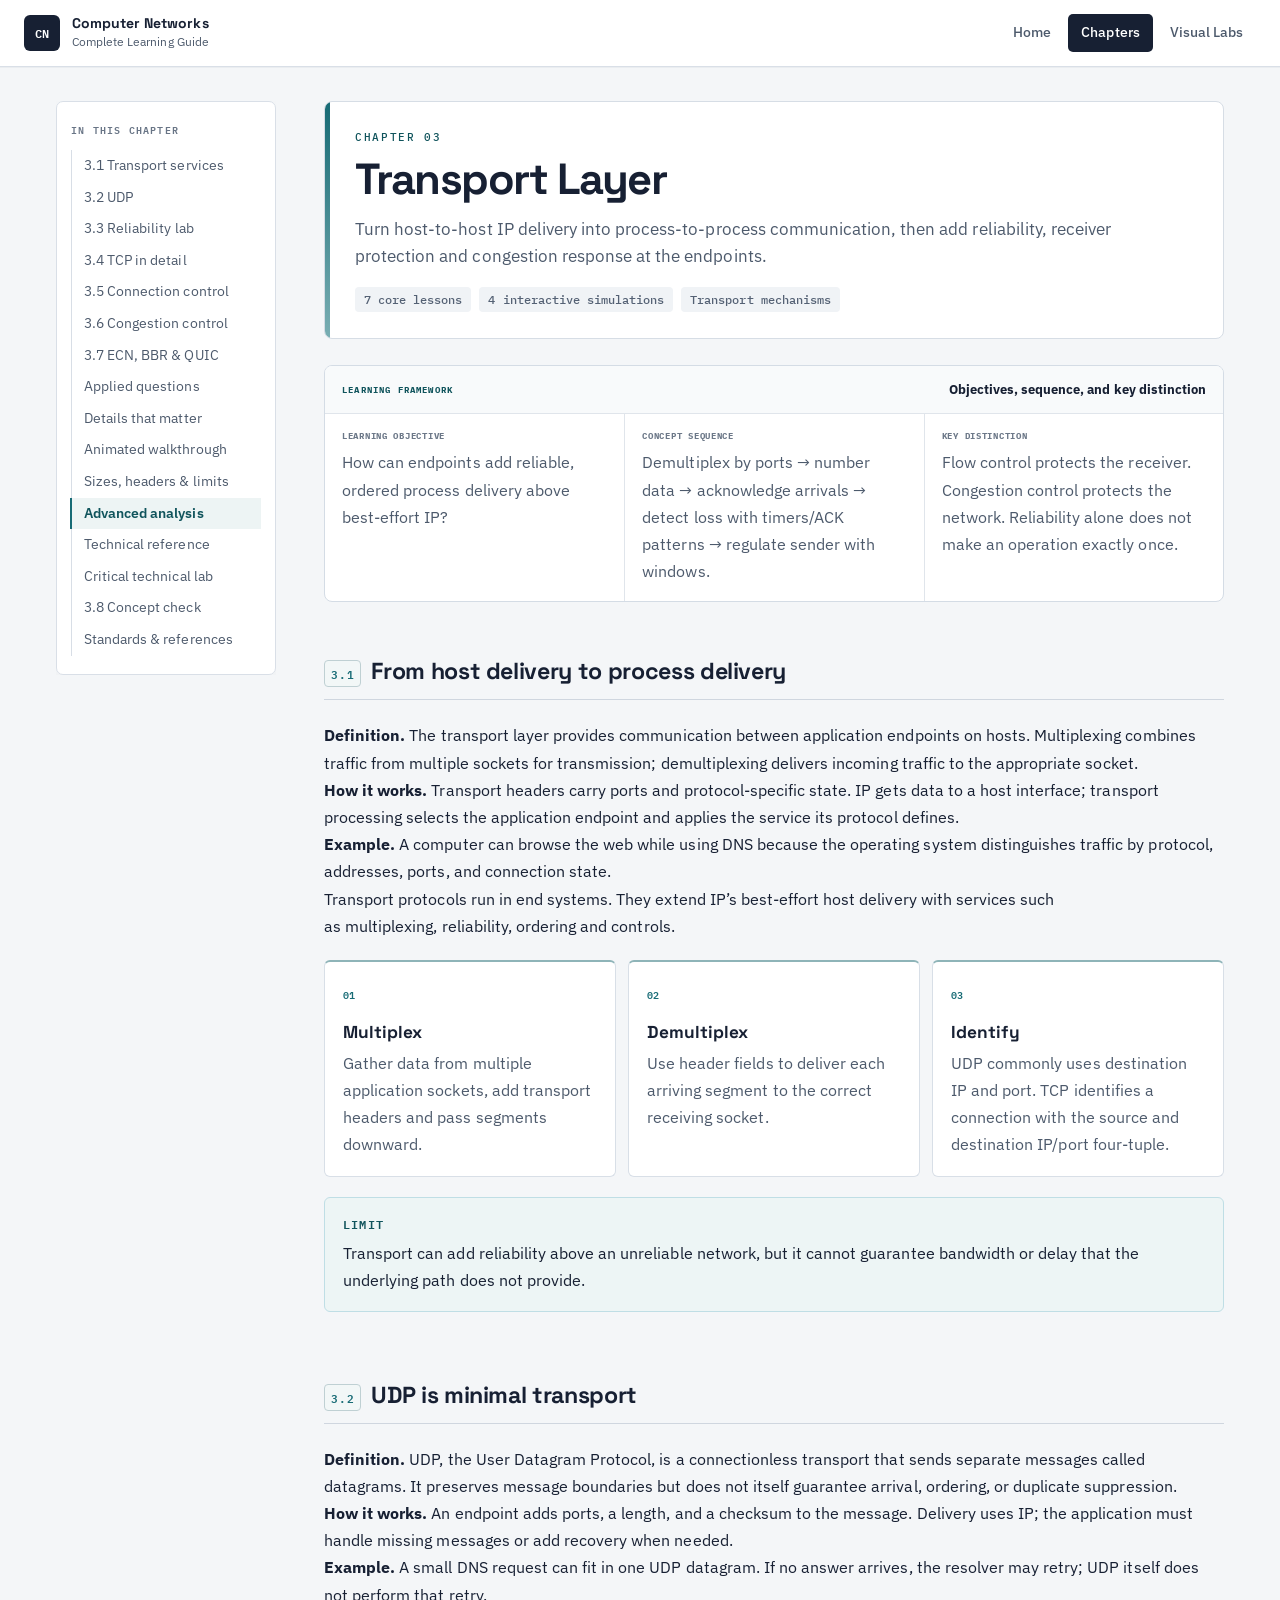
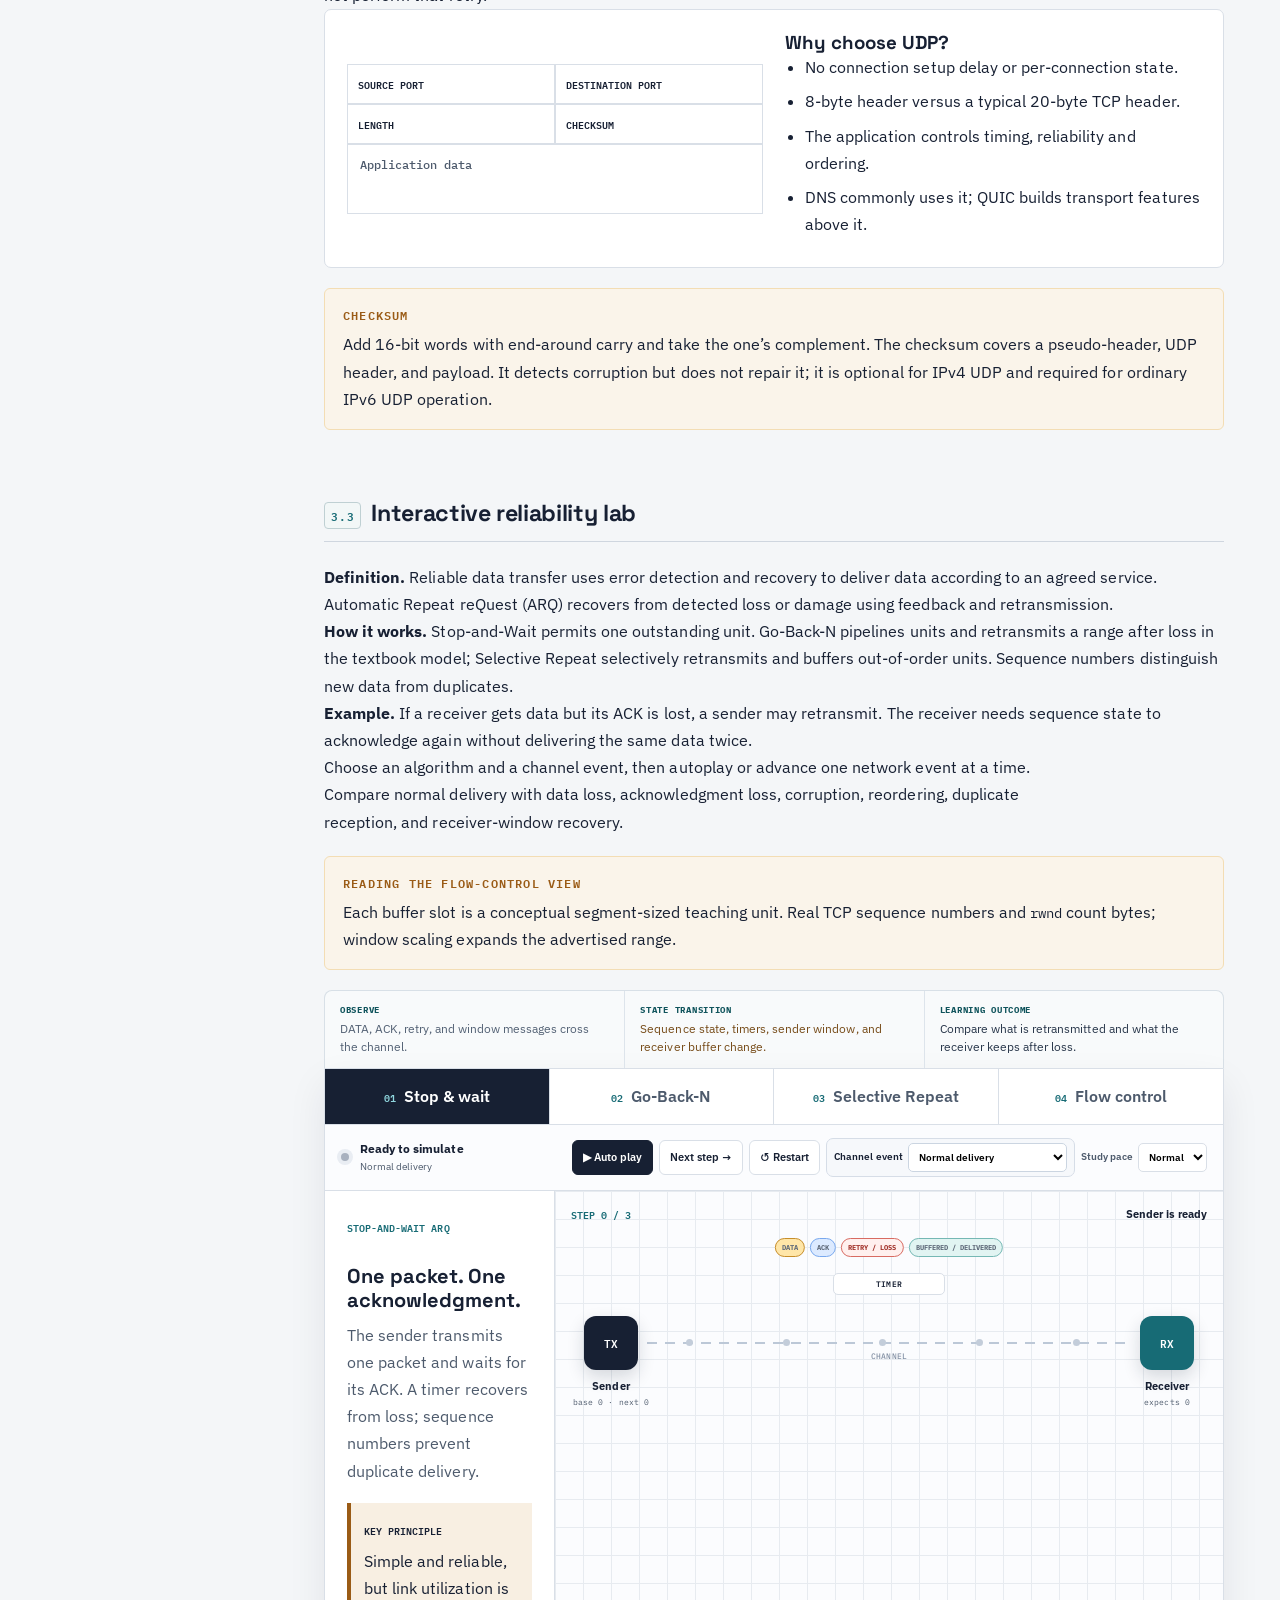
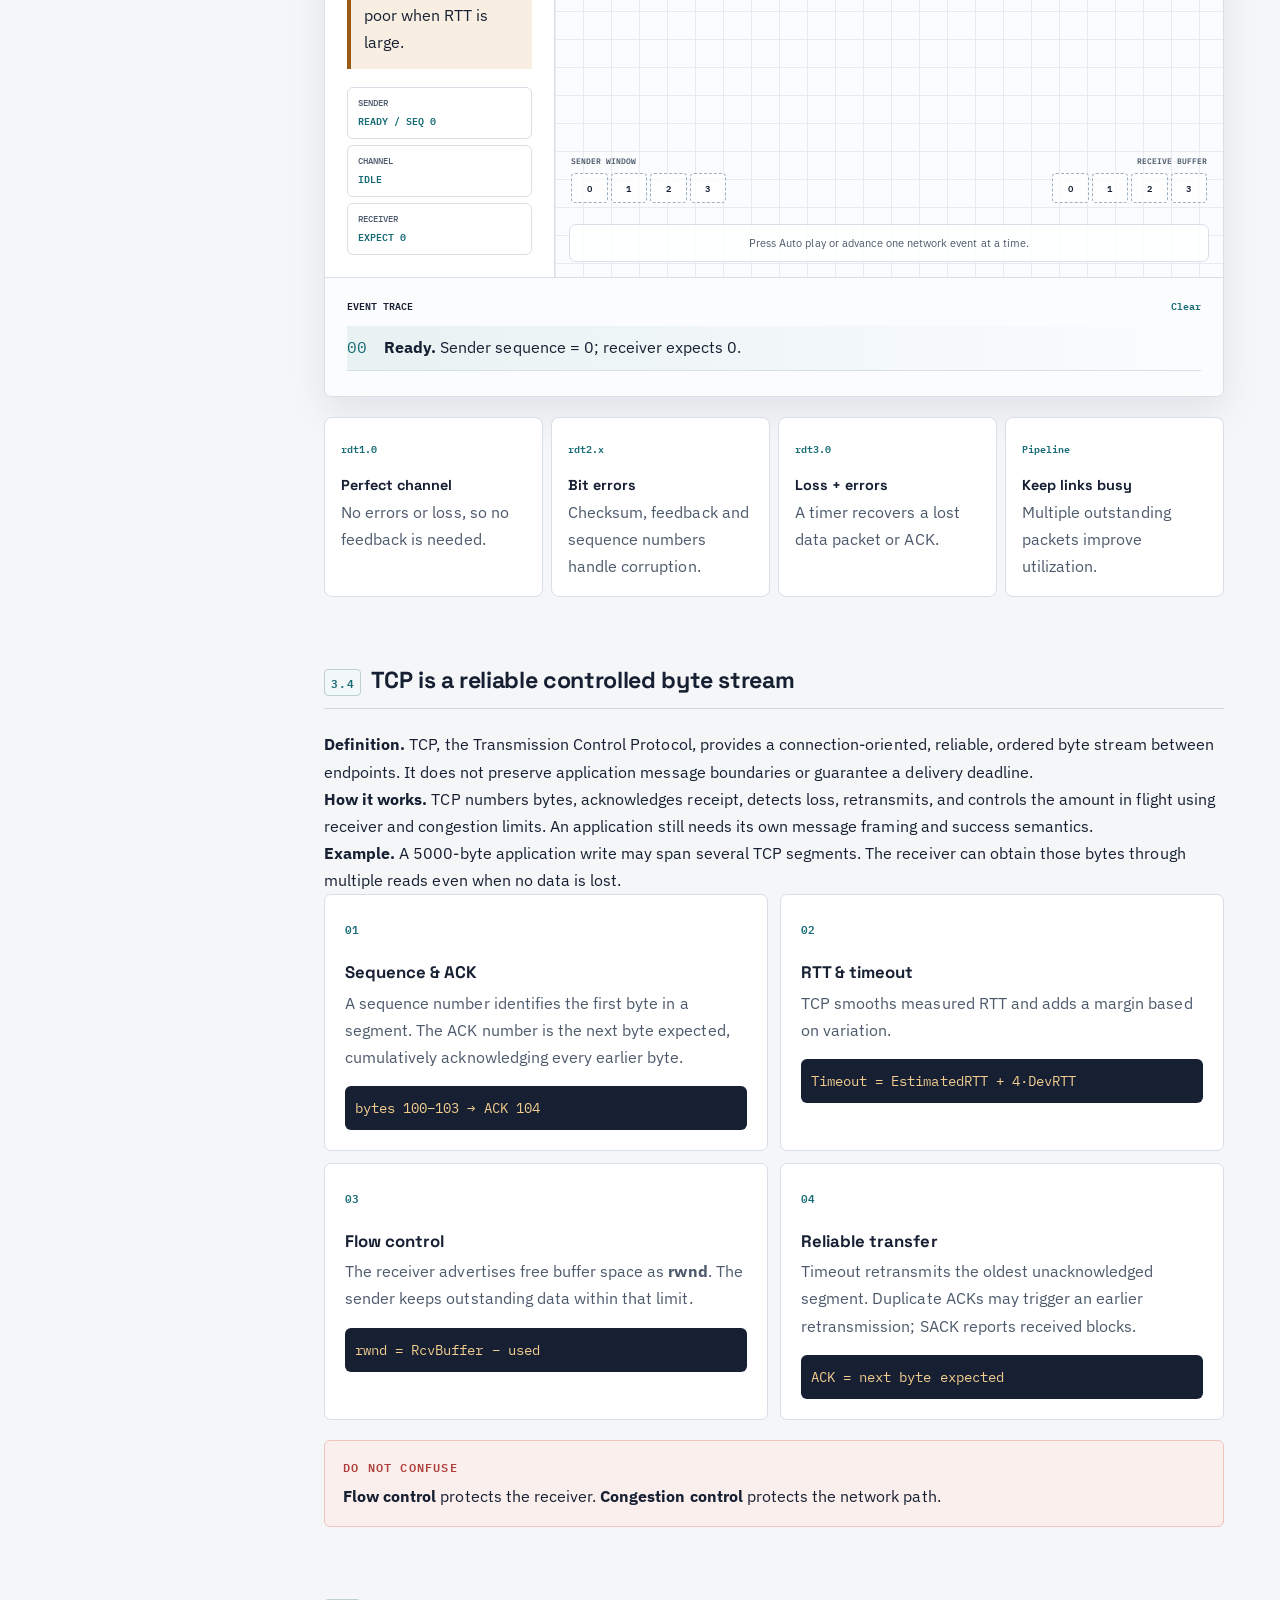
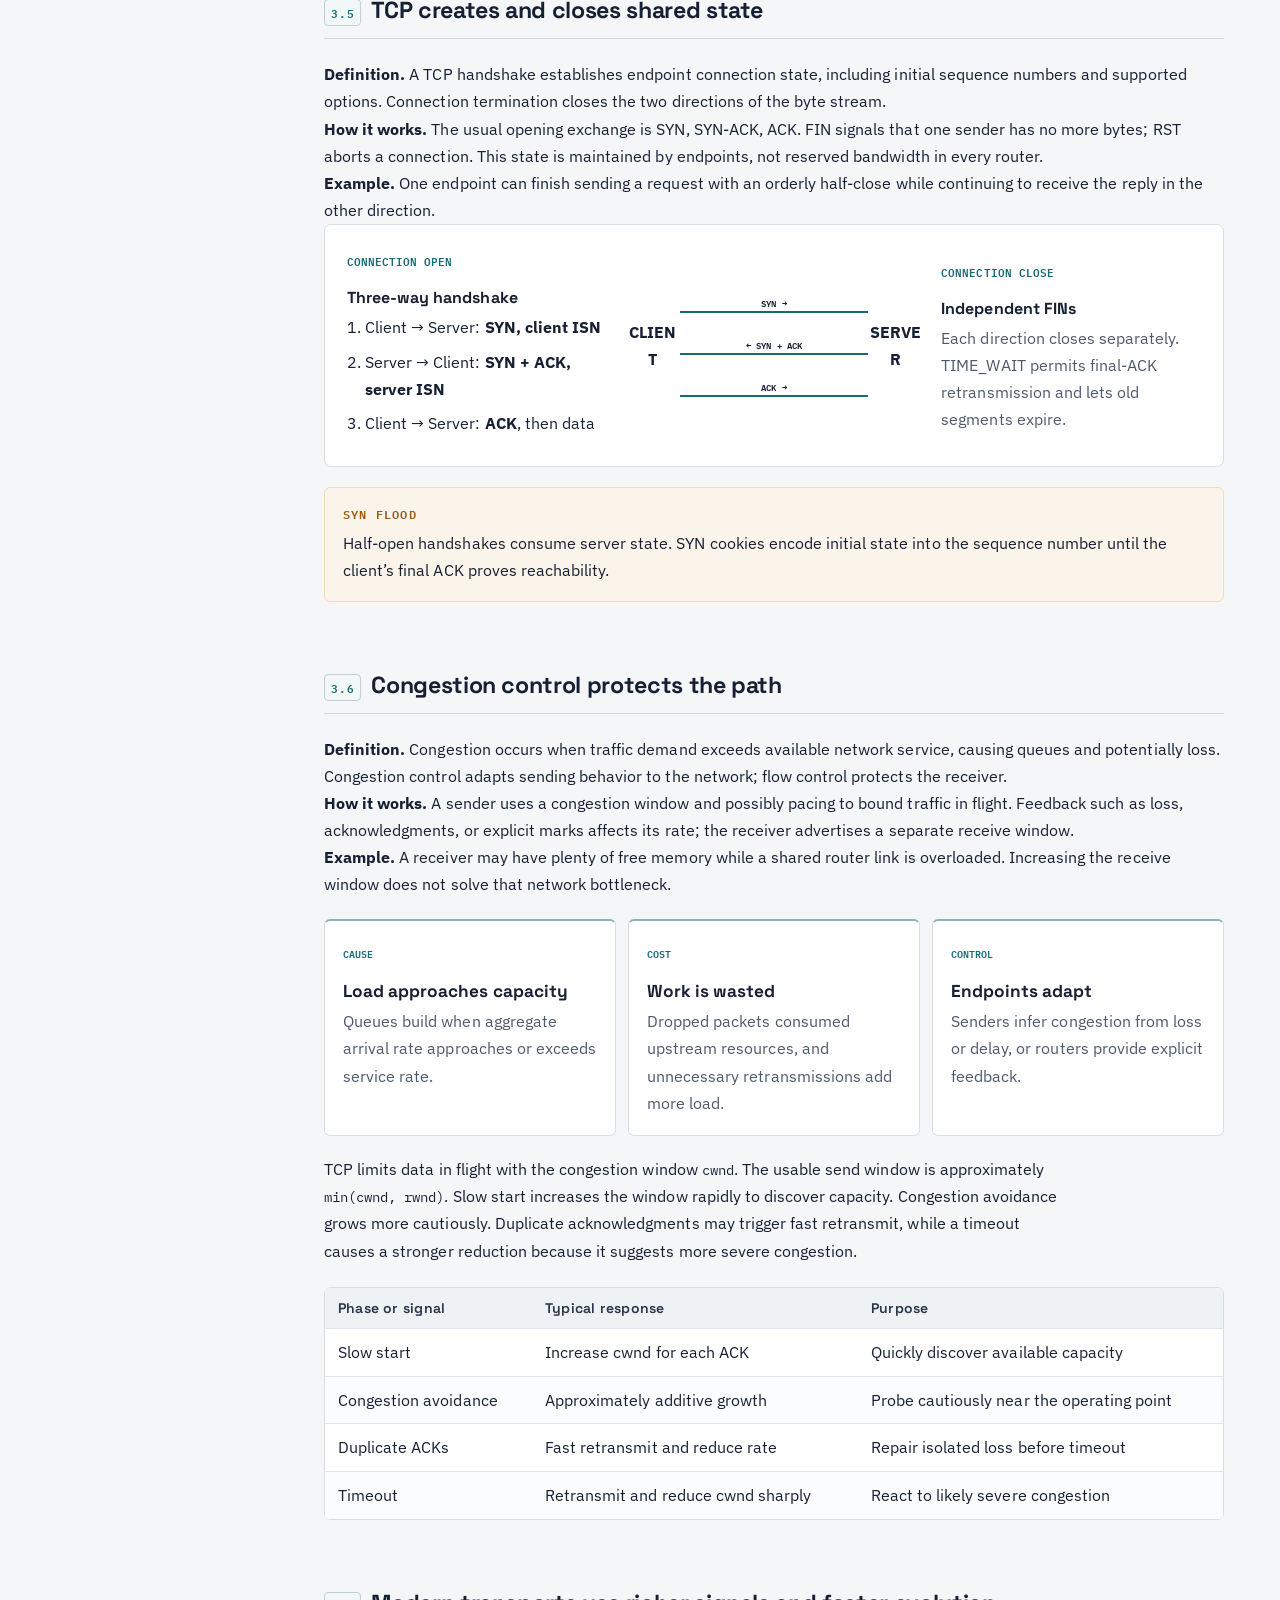
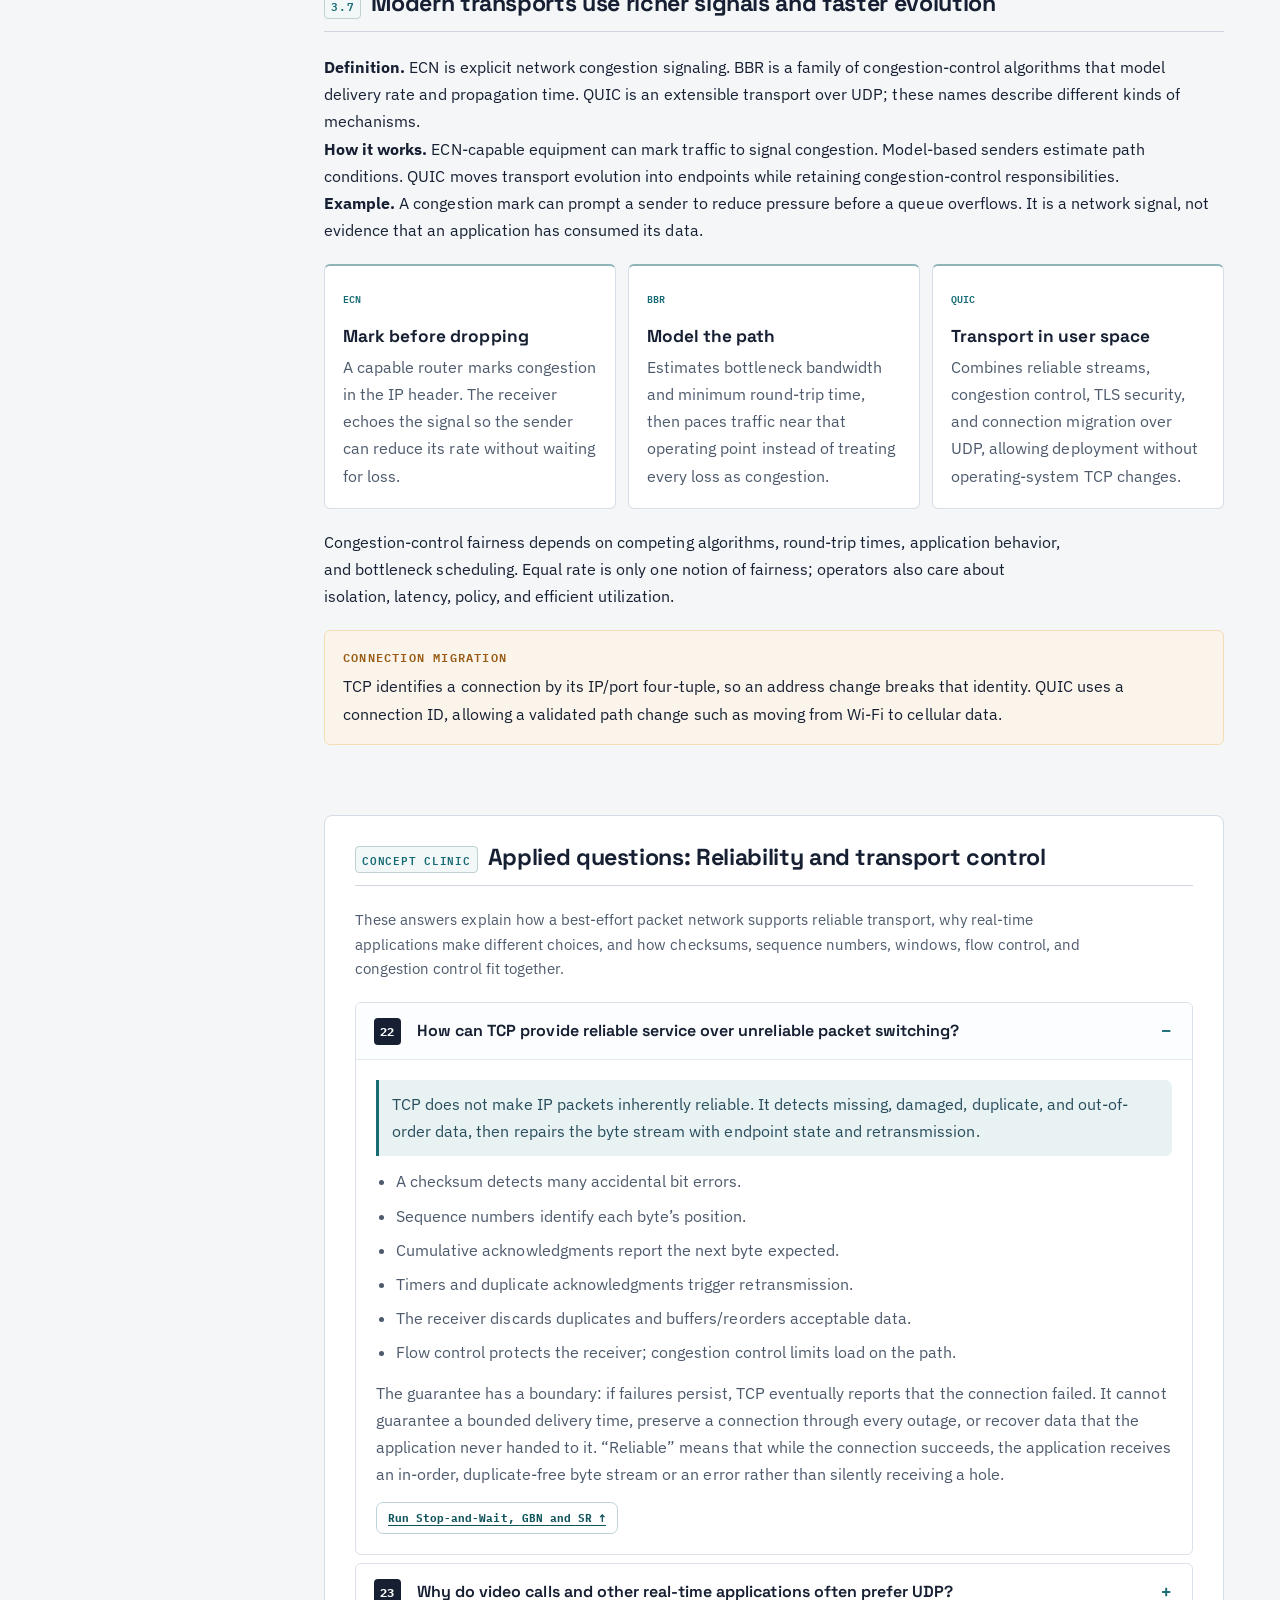
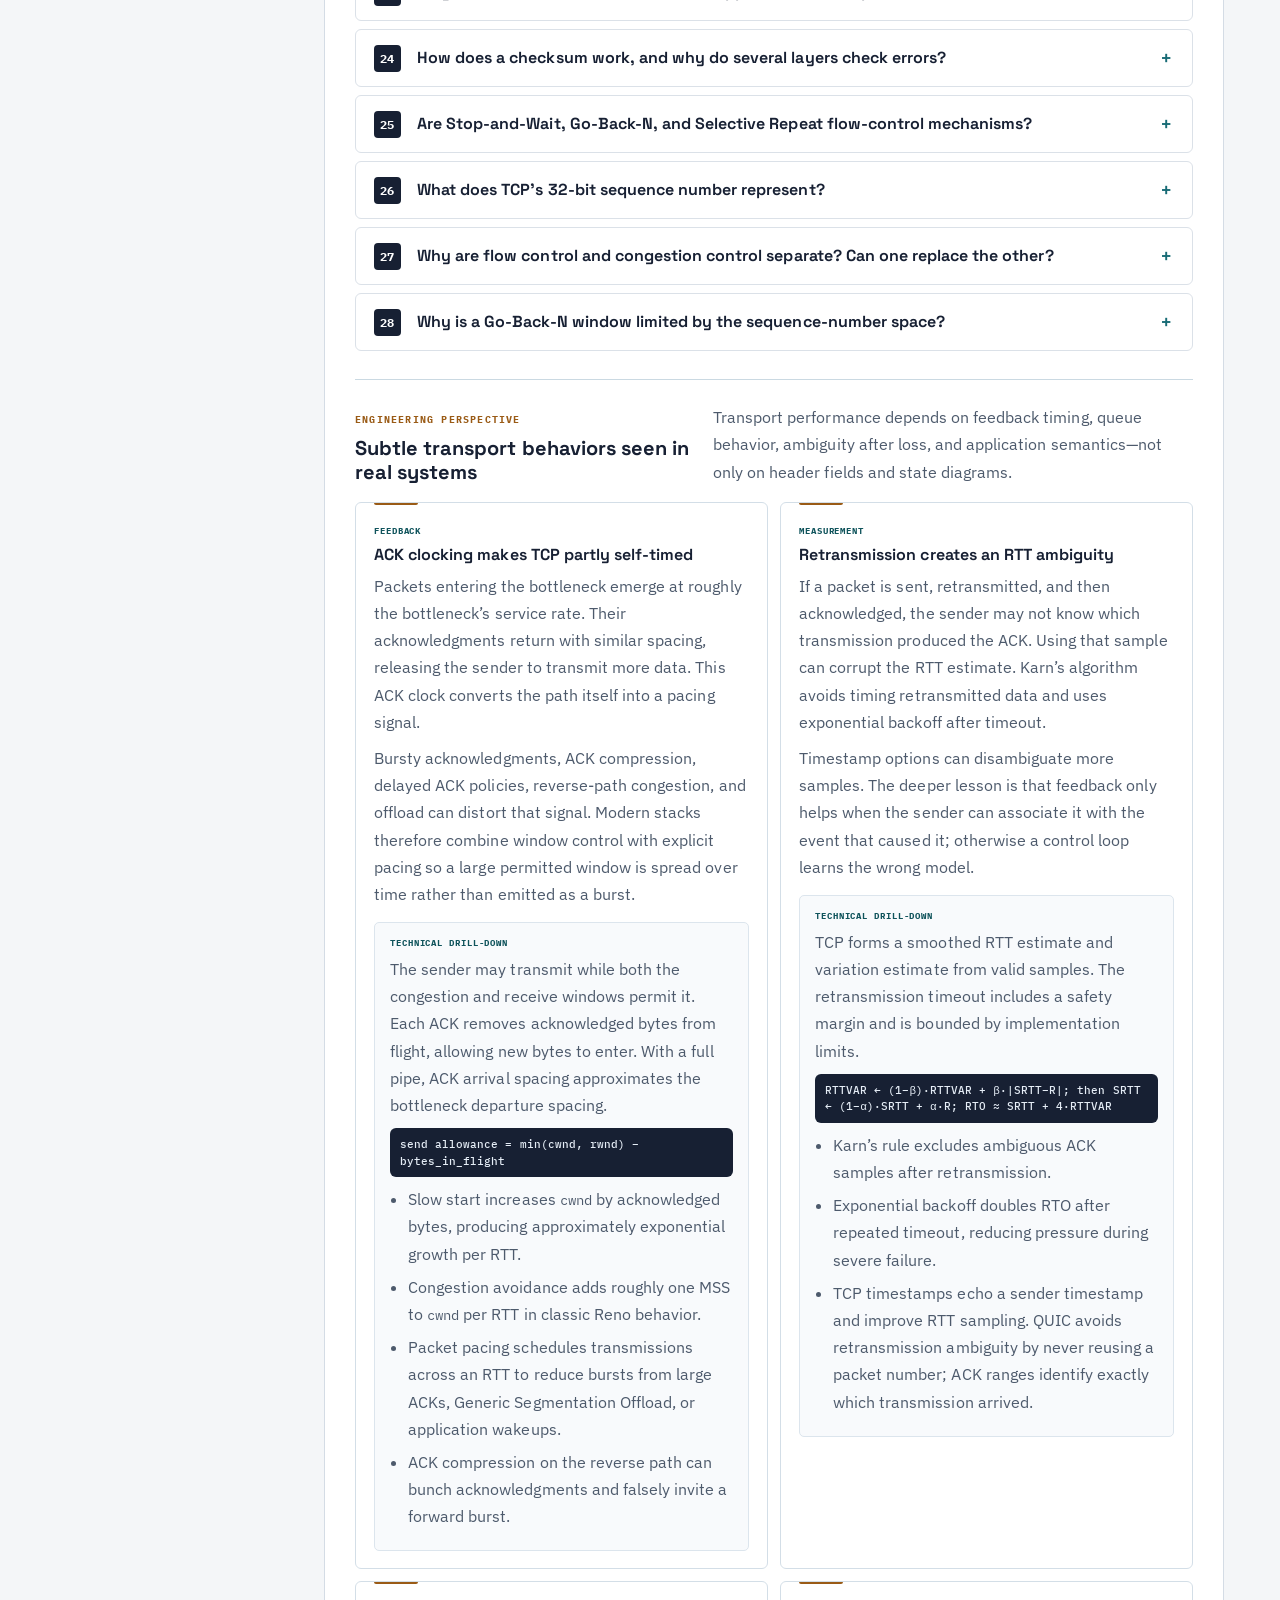
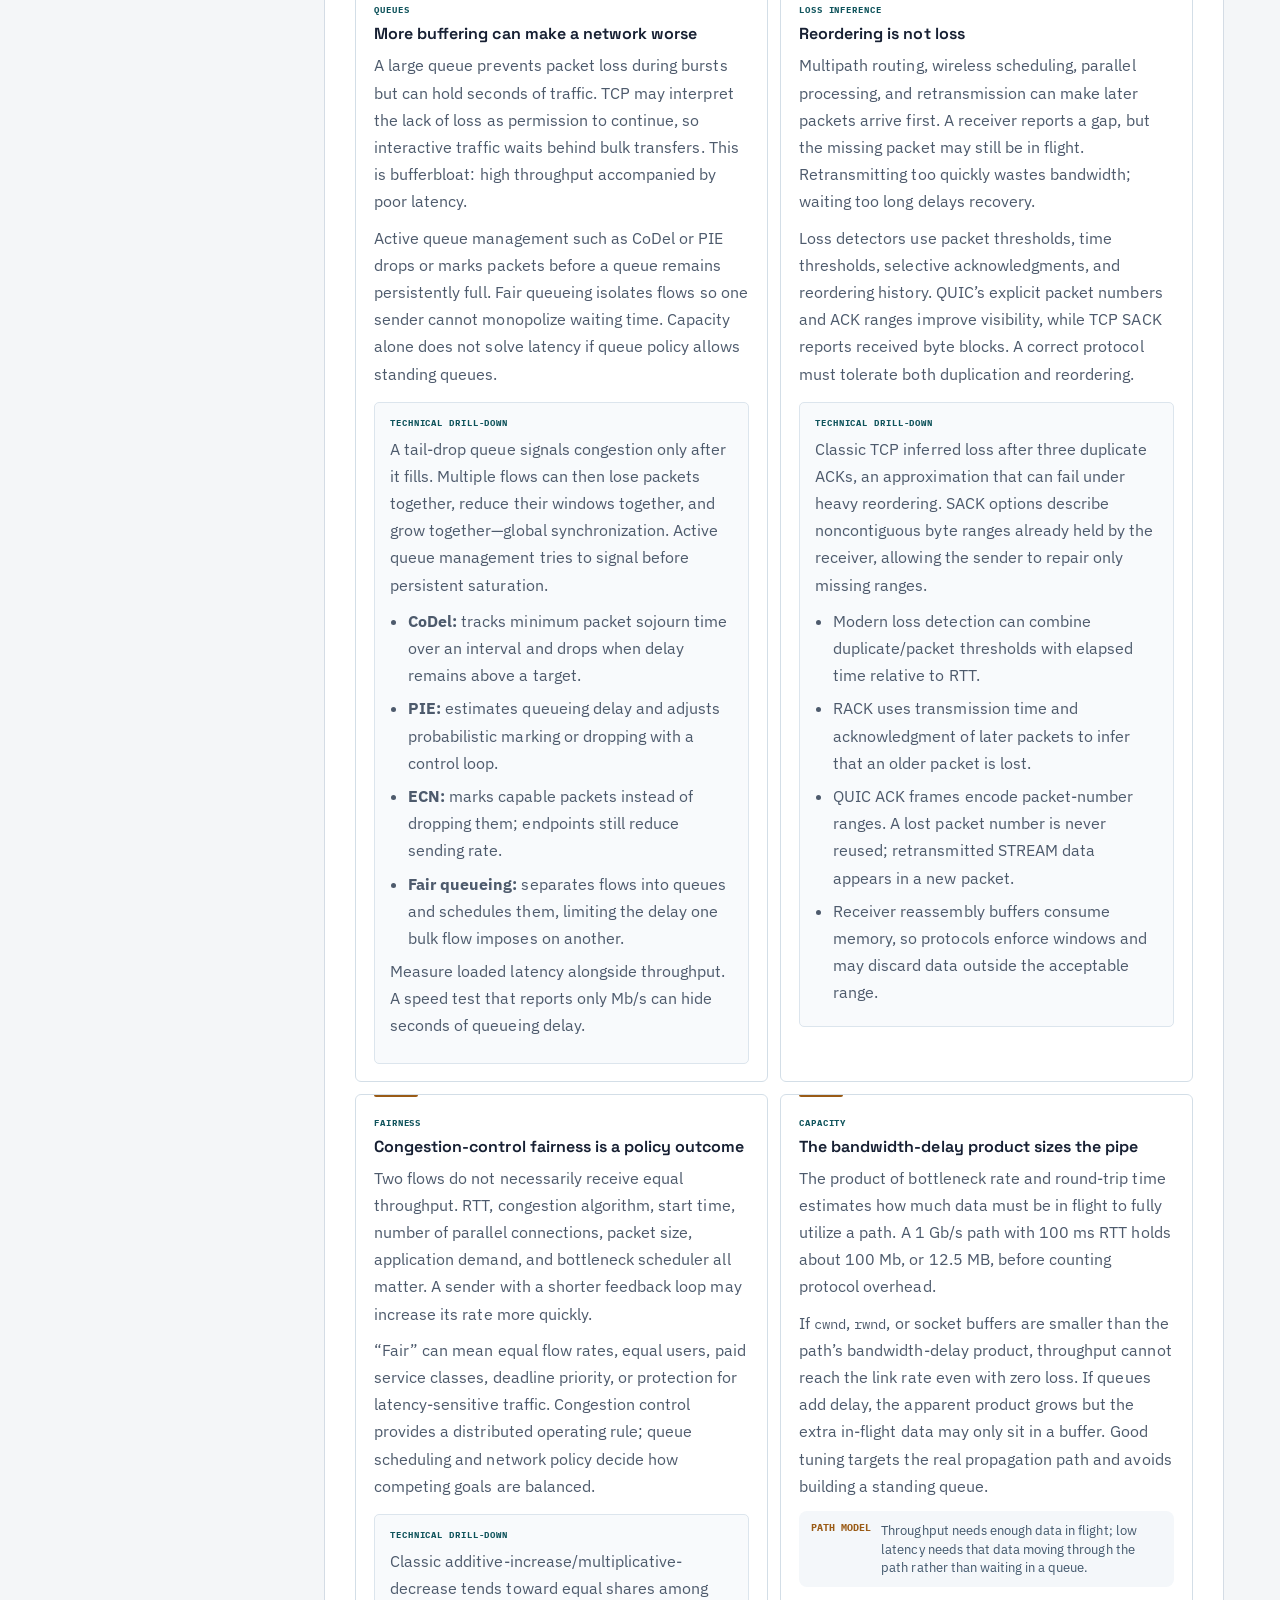
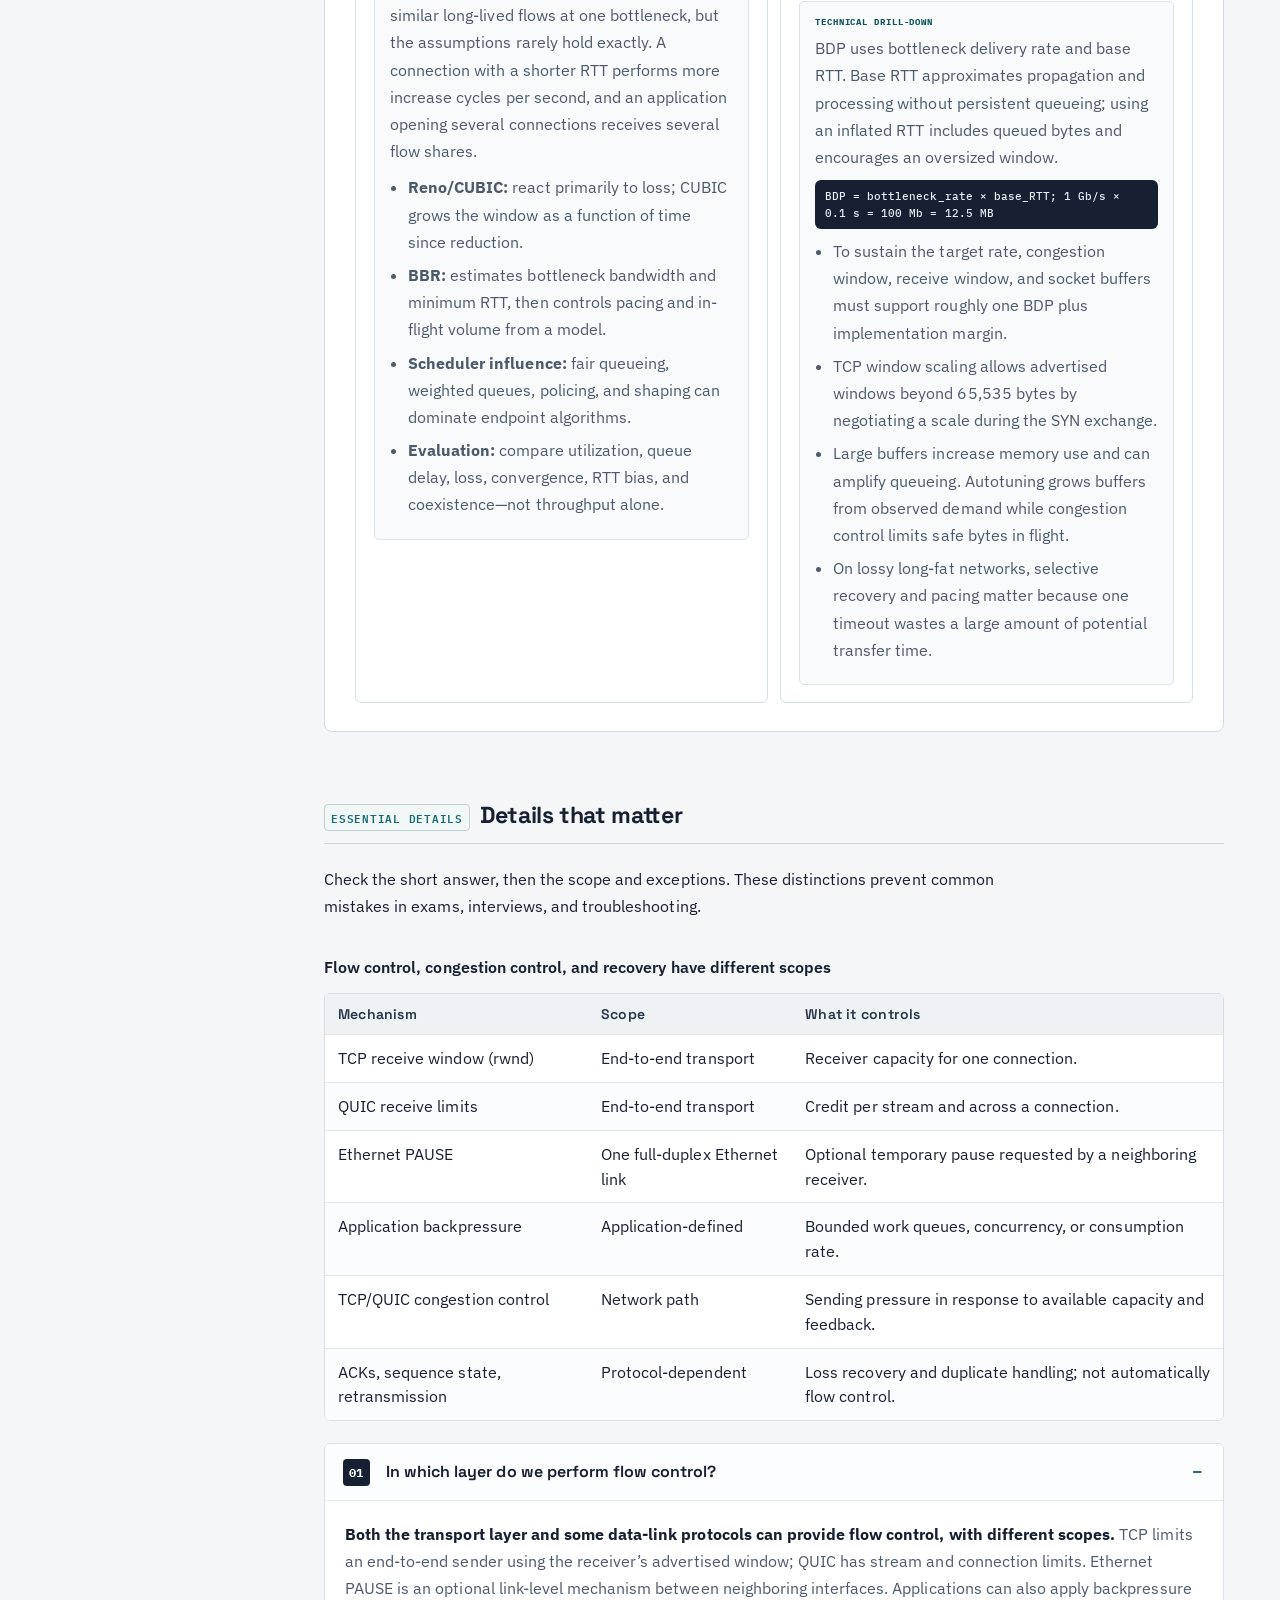
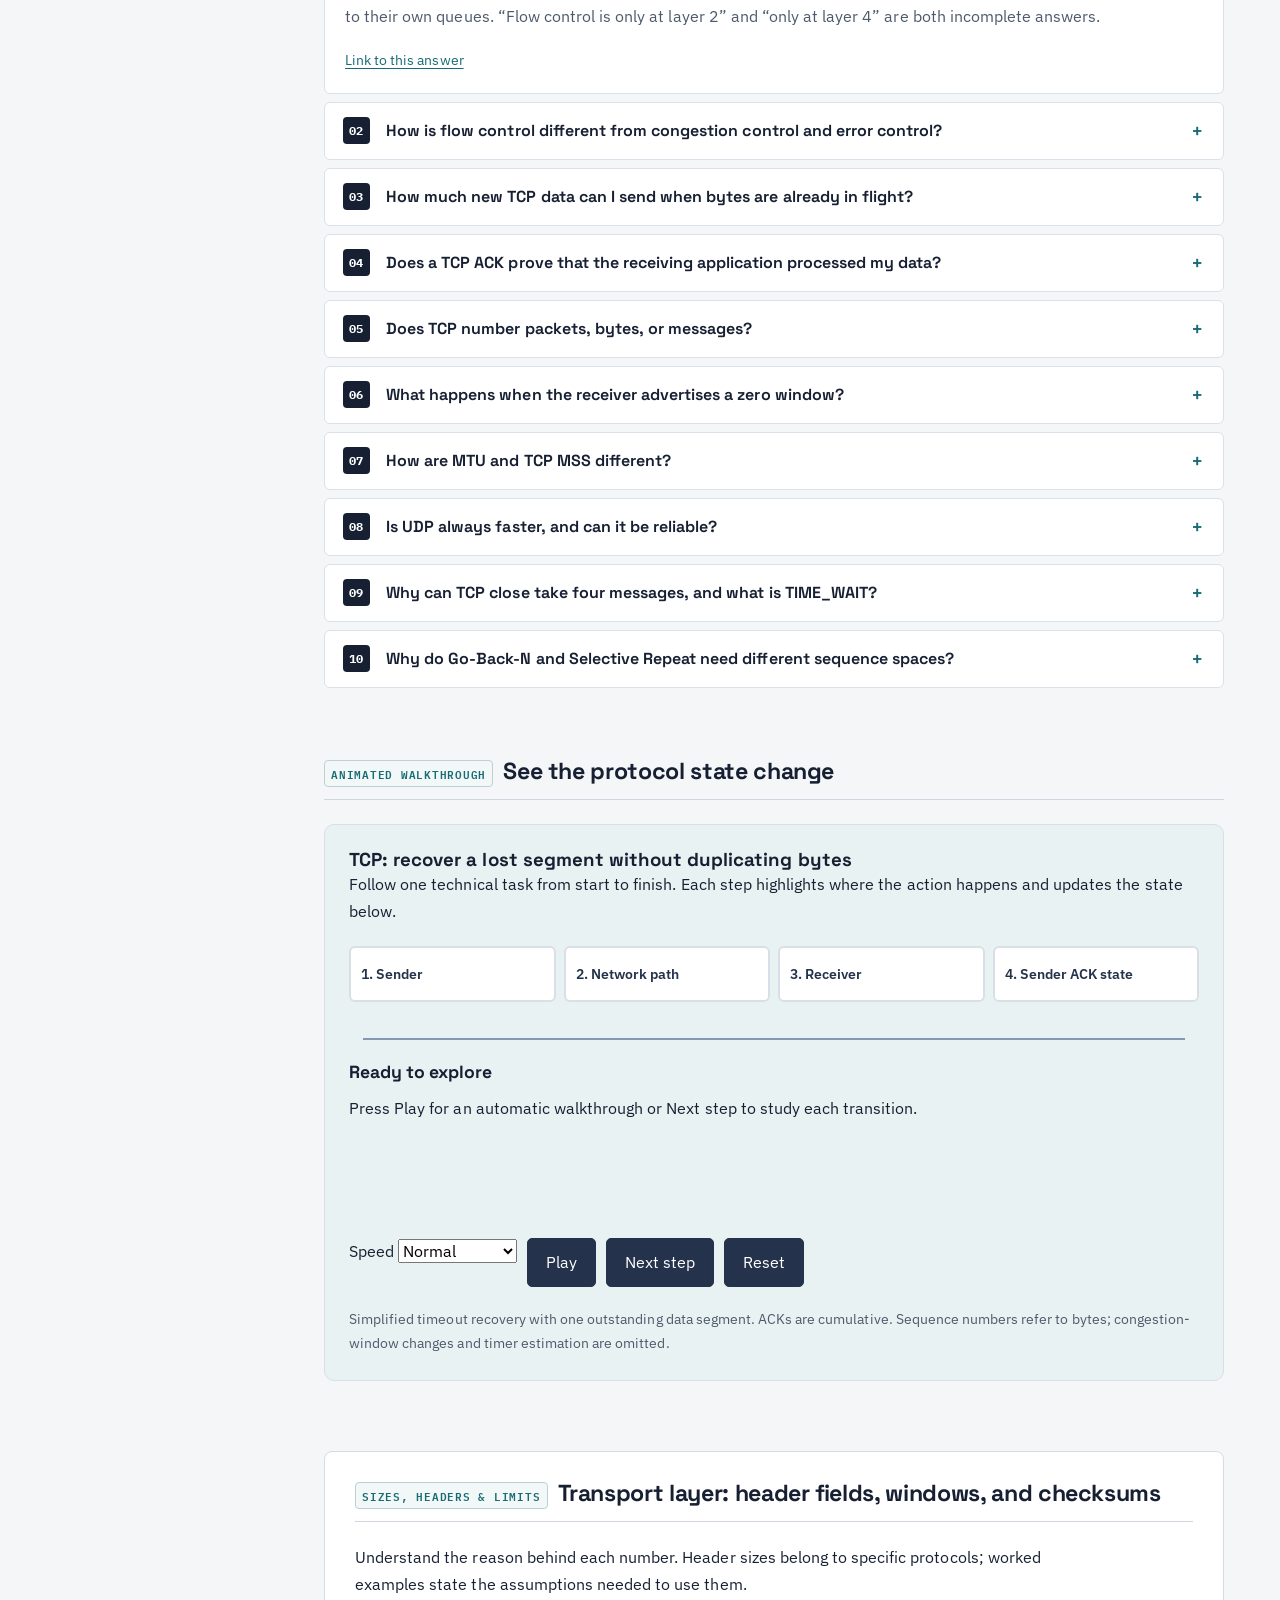
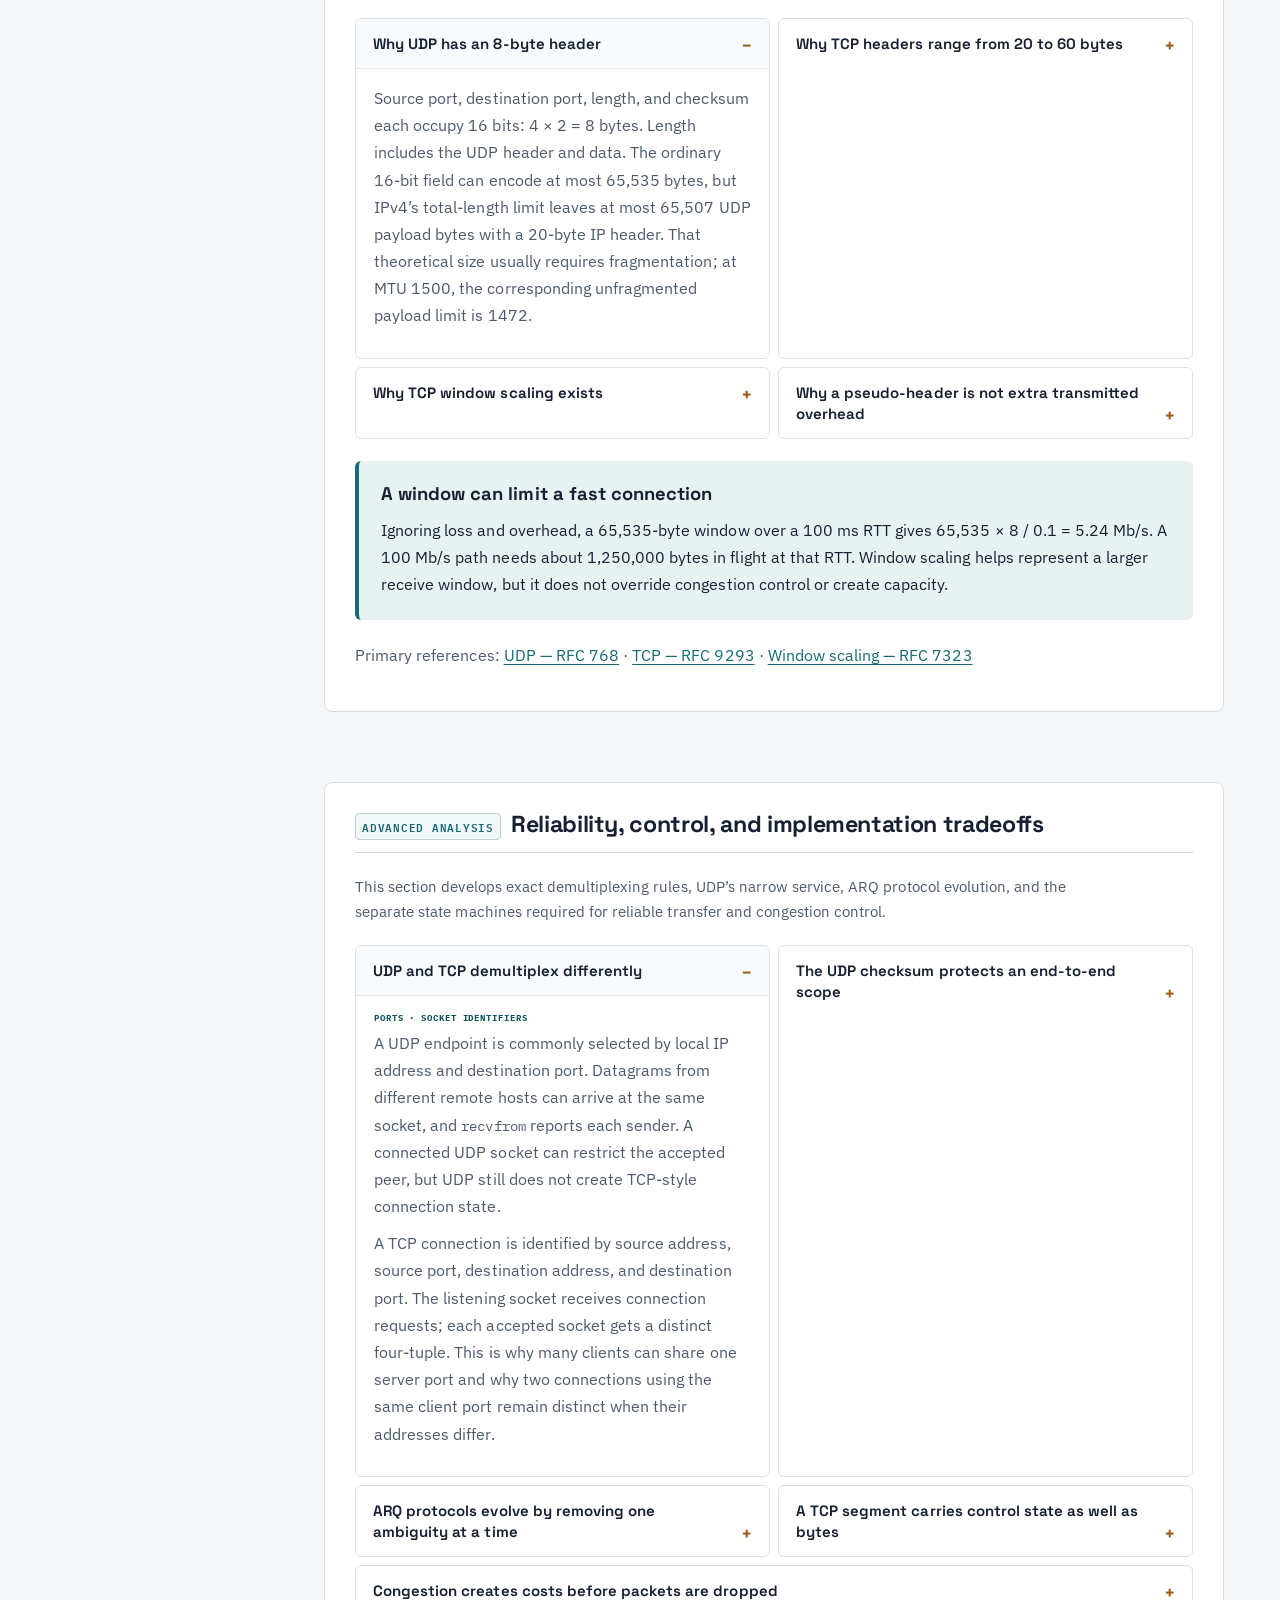
<file: chapter3.html>
<!doctype html>
<html lang="en">
<head>
  <meta charset="utf-8"><meta name="viewport" content="width=device-width, initial-scale=1">
  <meta name="description" content="Detailed transport layer guide with interactive Stop-and-Wait, Go-Back-N, Selective Repeat, flow control and TCP explanations.">
  <title>Chapter 3 · Transport Layer</title>
  <link rel="preconnect" href="https://fonts.googleapis.com"><link href="https://fonts.googleapis.com/css2?family=Space+Grotesk:wght@500;600;700&family=IBM+Plex+Sans:wght@400;500;600&family=IBM+Plex+Mono:wght@400;600&display=swap" rel="stylesheet">
  <link rel="icon" type="image/svg+xml" href="favicon.svg"><link rel="stylesheet" href="styles.css?v=35">
<link rel="stylesheet" href="technical-walkthroughs.css?v=1"></head>
<body class="chapter-page">
  <a class="skip-link" href="#chapter-content">Skip to chapter content</a><div class="reading-progress" aria-hidden="true"><span id="progressBar"></span></div>
  <header class="site-header"><nav class="nav" aria-label="Main navigation"><a class="brand" href="index.html"><span class="brand-mark">CN</span><span class="brand-text"><strong>Computer Networks</strong><span>Complete Learning Guide</span></span></a><ul class="nav-links"><li><a href="index.html">Home</a></li><li><a class="active" href="topics.html">Chapters</a></li><li><a href="#reliability">Visual Labs</a></li></ul></nav></header>
  <main class="chapter-layout wide-chapter">
    <header class="chapter-masthead"><p class="chapter-kicker">Chapter 03</p><h1>Transport Layer</h1><p class="chapter-intro">Turn host-to-host IP delivery into process-to-process communication, then add reliability, receiver protection and congestion response at the endpoints.</p>
      <div class="chapter-meta"><span>7 core lessons</span><span>4 interactive simulations</span><span>Transport mechanisms</span></div></header>

      <aside class="toc" aria-label="Chapter contents"><div class="toc-card"><h2>In this chapter</h2><ol><li><a class="current" href="#transport-model">3.1 Transport services</a></li><li><a href="#udp">3.2 UDP</a></li><li><a href="#reliability">3.3 Reliability lab</a></li><li><a href="#tcp">3.4 TCP in detail</a></li><li><a href="#handshake">3.5 Connection control</a></li><li><a href="#congestion">3.6 Congestion control</a></li><li><a href="#evolution">3.7 ECN, BBR & QUIC</a></li><li><a href="#questions-answered">Applied questions</a></li><li><a href="#essential-details">Details that matter</a></li><li><a href="#technical-walkthrough">Animated walkthrough</a></li><li><a href="#layer-details">Sizes, headers &amp; limits</a></li><li><a href="#book-scan">Advanced analysis</a></li><li><a href="#master-reference">Technical reference</a></li><li><a href="#critical-questions">Critical technical lab</a></li><li><a href="#rapid-review">3.8 Concept check</a></li><li><a href="#sources">Standards &amp; references</a></li></ol></div></aside>
    <article class="chapter-body" id="chapter-content"><section class="chapter-orientation" aria-label="Chapter roadmap"><div class="orientation-title"><span>LEARNING FRAMEWORK</span><b>Objectives, sequence, and key distinction</b></div><div class="orientation-grid"><article><span>LEARNING OBJECTIVE</span><p>How can endpoints add reliable, ordered process delivery above best-effort IP?</p></article><article><span>CONCEPT SEQUENCE</span><p>Demultiplex by ports → number data → acknowledge arrivals → detect loss with timers/ACK patterns → regulate sender with windows.</p></article><article><span>KEY DISTINCTION</span><p>Flow control protects the receiver. Congestion control protects the network. Reliability alone does not make an operation exactly once.</p></article></div></section>
      <section class="chapter-section" id="transport-model"><h2><span>3.1</span> From host delivery to process delivery</h2><!-- foundation-transport-model:start --><div class="concept-foundation"><p><strong>Definition.</strong> The transport layer provides communication between application endpoints on hosts. Multiplexing combines traffic from multiple sockets for transmission; demultiplexing delivers incoming traffic to the appropriate socket.</p><p><strong>How it works.</strong> Transport headers carry ports and protocol-specific state. IP gets data to a host interface; transport processing selects the application endpoint and applies the service its protocol defines.</p><p><strong>Example.</strong> A computer can browse the web while using DNS because the operating system distinguishes traffic by protocol, addresses, ports, and connection state.</p></div><!-- foundation-transport-model:end --><p>Transport protocols run in end systems. They extend IP’s best-effort host delivery with services such as multiplexing, reliability, ordering and controls.</p><div class="concept-grid three"><article><b>01</b><h3>Multiplex</h3><p>Gather data from multiple application sockets, add transport headers and pass segments downward.</p></article><article><b>02</b><h3>Demultiplex</h3><p>Use header fields to deliver each arriving segment to the correct receiving socket.</p></article><article><b>03</b><h3>Identify</h3><p>UDP commonly uses destination IP and port. TCP identifies a connection with the source and destination IP/port four-tuple.</p></article></div><div class="definition-box"><span>LIMIT</span><p>Transport can add reliability above an unreliable network, but it cannot guarantee bandwidth or delay that the underlying path does not provide.</p></div></section>

      <section class="chapter-section" id="udp"><h2><span>3.2</span> UDP is minimal transport</h2><!-- foundation-udp:start --><div class="concept-foundation"><p><strong>Definition.</strong> UDP, the User Datagram Protocol, is a connectionless transport that sends separate messages called datagrams. It preserves message boundaries but does not itself guarantee arrival, ordering, or duplicate suppression.</p><p><strong>How it works.</strong> An endpoint adds ports, a length, and a checksum to the message. Delivery uses IP; the application must handle missing messages or add recovery when needed.</p><p><strong>Example.</strong> A small DNS request can fit in one UDP datagram. If no answer arrives, the resolver may retry; UDP itself does not perform that retry.</p></div><!-- foundation-udp:end --><div class="udp-board"><div class="udp-header"><span>SOURCE PORT</span><span>DESTINATION PORT</span><span>LENGTH</span><span>CHECKSUM</span><b>Application data</b></div><div><h3>Why choose UDP?</h3><ul><li>No connection setup delay or per-connection state.</li><li>8-byte header versus a typical 20-byte TCP header.</li><li>The application controls timing, reliability and ordering.</li><li>DNS commonly uses it; QUIC builds transport features above it.</li></ul></div></div><div class="note-box"><span>CHECKSUM</span><p>Add 16-bit words with end-around carry and take the one’s complement. The checksum covers a pseudo-header, UDP header, and payload. It detects corruption but does not repair it; it is optional for IPv4 UDP and required for ordinary IPv6 UDP operation.</p></div></section>

      <section class="chapter-section lab-section" id="reliability"><h2><span>3.3</span> Interactive reliability lab</h2><!-- foundation-reliability:start --><div class="concept-foundation"><p><strong>Definition.</strong> Reliable data transfer uses error detection and recovery to deliver data according to an agreed service. Automatic Repeat reQuest (ARQ) recovers from detected loss or damage using feedback and retransmission.</p><p><strong>How it works.</strong> Stop-and-Wait permits one outstanding unit. Go-Back-N pipelines units and retransmits a range after loss in the textbook model; Selective Repeat selectively retransmits and buffers out-of-order units. Sequence numbers distinguish new data from duplicates.</p><p><strong>Example.</strong> If a receiver gets data but its ACK is lost, a sender may retransmit. The receiver needs sequence state to acknowledge again without delivering the same data twice.</p></div><!-- foundation-reliability:end --><p>Choose an algorithm and a channel event, then autoplay or advance one network event at a time. Compare normal delivery with data loss, acknowledgment loss, corruption, reordering, duplicate reception, and receiver-window recovery.</p><div class="note-box"><span>READING THE FLOW-CONTROL VIEW</span><p>Each buffer slot is a conceptual segment-sized teaching unit. Real TCP sequence numbers and <code>rwnd</code> count bytes; window scaling expands the advertised range.</p></div>
        <div class="lab-shell">
          <div class="lab-tabs" role="tablist" aria-label="Reliable data transfer algorithm"><button class="active" data-mode="stopwait" role="tab" aria-selected="true" type="button"><span>01</span> Stop & wait</button><button data-mode="gbn" role="tab" aria-selected="false" type="button"><span>02</span> Go-Back-N</button><button data-mode="sr" role="tab" aria-selected="false" type="button"><span>03</span> Selective Repeat</button><button data-mode="flow" role="tab" aria-selected="false" type="button"><span>04</span> Flow control</button></div>
          <div class="lab-toolbar"><div class="scenario-status"><span id="scenarioDot"></span><b id="scenarioStatus">Ready to simulate</b><small id="scenarioHint">Normal delivery</small></div><div class="lab-controls"><button class="primary" id="playLab" type="button">▶ Auto play</button><button id="stepLab" type="button">Next step →</button><button id="restartLab" type="button">↺ Restart</button><label class="scenario-picker">Channel event<select id="scenarioLab" aria-label="Channel event"></select></label><label>Study pace<select id="speedLab" aria-label="Animation pace"><option value="2.4">Slow</option><option value="1.7" selected>Normal</option><option value="1.1">Fast</option></select></label></div></div>
          <div class="lab-grid">
            <div class="lab-copy"><span class="mode-tag" id="modeTag">STOP-AND-WAIT ARQ</span><h3 id="modeTitle">One packet. One acknowledgment.</h3><p id="modeText">The sender transmits one packet and waits for its ACK. A timer recovers from loss; sequence numbers prevent duplicate delivery.</p><div class="rule-box"><small>KEY PRINCIPLE</small><p id="modeRule">Simple and reliable, but link utilization is poor when RTT is large.</p></div><div class="state-readout" aria-label="Protocol state"><div><small>SENDER</small><b id="senderState">READY / SEQ 0</b></div><div><small>CHANNEL</small><b id="channelState">IDLE</b></div><div><small>RECEIVER</small><b id="receiverState">EXPECT 0</b></div></div></div>
            <div class="protocol-stage" id="protocolStage" aria-live="polite"><div class="stage-head"><span id="stepCounter">STEP 0 / 3</span><b id="stepTitle">Sender is ready</b></div><div class="protocol-legend" aria-label="Animation color key"><span class="legend-data">DATA</span><span class="legend-ack">ACK</span><span class="legend-retry">RETRY / LOSS</span><span class="legend-buffer">BUFFERED / DELIVERED</span></div><div class="protocol-node sender-node"><i>TX</i><b>Sender</b><small id="senderCaption">base 0 · next 0</small></div><div class="protocol-node receiver-node"><i>RX</i><b>Receiver</b><small id="receiverCaption">expects 0</small></div><div class="channel-track"><span></span><span></span><span></span><span></span><span></span></div><div class="packet-layer" id="packetLayer"></div><div class="timer-gauge" id="timerGauge"><i></i><span>TIMER</span></div><div class="loss-burst" id="lossBurst"><b>×</b><span>PACKET LOST</span></div><div class="window-board sender-window"><small>SENDER WINDOW</small><div id="senderWindow"><i data-slot="0">0</i><i data-slot="1">1</i><i data-slot="2">2</i><i data-slot="3">3</i></div></div><div class="window-board receiver-window"><small>RECEIVE BUFFER</small><div id="receiverBuffer"><i data-slot="0">0</i><i data-slot="1">1</i><i data-slot="2">2</i><i data-slot="3">3</i></div></div><div class="stage-caption" id="stageCaption">Press Auto play or advance one network event at a time.</div></div>
            <div class="event-log"><div class="log-head"><span>EVENT TRACE</span><button id="clearLog" type="button">Clear</button></div><ol id="eventLog"><li class="active"><time>00</time><span><b>Ready.</b> Sender sequence = 0; receiver expects 0.</span></li></ol></div>
          </div>
        </div>
        <div class="rdt-grid"><article><span>rdt1.0</span><h3>Perfect channel</h3><p>No errors or loss, so no feedback is needed.</p></article><article><span>rdt2.x</span><h3>Bit errors</h3><p>Checksum, feedback and sequence numbers handle corruption.</p></article><article><span>rdt3.0</span><h3>Loss + errors</h3><p>A timer recovers a lost data packet or ACK.</p></article><article><span>Pipeline</span><h3>Keep links busy</h3><p>Multiple outstanding packets improve utilization.</p></article></div>
      </section>

      <section class="chapter-section" id="tcp"><h2><span>3.4</span> TCP is a reliable controlled byte stream</h2><!-- foundation-tcp:start --><div class="concept-foundation"><p><strong>Definition.</strong> TCP, the Transmission Control Protocol, provides a connection-oriented, reliable, ordered byte stream between endpoints. It does not preserve application message boundaries or guarantee a delivery deadline.</p><p><strong>How it works.</strong> TCP numbers bytes, acknowledges receipt, detects loss, retransmits, and controls the amount in flight using receiver and congestion limits. An application still needs its own message framing and success semantics.</p><p><strong>Example.</strong> A 5000-byte application write may span several TCP segments. The receiver can obtain those bytes through multiple reads even when no data is lost.</p></div><!-- foundation-tcp:end --><div class="tcp-grid"><article><span>01</span><h3>Sequence & ACK</h3><p>A sequence number identifies the first byte in a segment. The ACK number is the next byte expected, cumulatively acknowledging every earlier byte.</p><code>bytes 100–103 → ACK 104</code></article><article><span>02</span><h3>RTT & timeout</h3><p>TCP smooths measured RTT and adds a margin based on variation.</p><code>Timeout = EstimatedRTT + 4·DevRTT</code></article><article><span>03</span><h3>Flow control</h3><p>The receiver advertises free buffer space as <b>rwnd</b>. The sender keeps outstanding data within that limit.</p><code>rwnd = RcvBuffer − used</code></article><article><span>04</span><h3>Reliable transfer</h3><p>Timeout retransmits the oldest unacknowledged segment. Duplicate ACKs may trigger an earlier retransmission; SACK reports received blocks.</p><code>ACK = next byte expected</code></article></div><div class="warning-box"><span>DO NOT CONFUSE</span><p><b>Flow control</b> protects the receiver. <b>Congestion control</b> protects the network path.</p></div></section>

      <section class="chapter-section" id="handshake"><h2><span>3.5</span> TCP creates and closes shared state</h2><!-- foundation-handshake:start --><div class="concept-foundation"><p><strong>Definition.</strong> A TCP handshake establishes endpoint connection state, including initial sequence numbers and supported options. Connection termination closes the two directions of the byte stream.</p><p><strong>How it works.</strong> The usual opening exchange is SYN, SYN-ACK, ACK. FIN signals that one sender has no more bytes; RST aborts a connection. This state is maintained by endpoints, not reserved bandwidth in every router.</p><p><strong>Example.</strong> One endpoint can finish sending a request with an orderly half-close while continuing to receive the reply in the other direction.</p></div><!-- foundation-handshake:end --><div class="handshake-board"><div><span>CONNECTION OPEN</span><h3>Three-way handshake</h3><ol><li>Client → Server: <b>SYN, client ISN</b></li><li>Server → Client: <b>SYN + ACK, server ISN</b></li><li>Client → Server: <b>ACK</b>, then data</li></ol></div><div class="handshake-visual"><b>CLIENT</b><i>SYN →</i><i>← SYN + ACK</i><i>ACK →</i><b>SERVER</b></div><div><span>CONNECTION CLOSE</span><h3>Independent FINs</h3><p>Each direction closes separately. TIME_WAIT permits final-ACK retransmission and lets old segments expire.</p></div></div><div class="note-box"><span>SYN FLOOD</span><p>Half-open handshakes consume server state. SYN cookies encode initial state into the sequence number until the client’s final ACK proves reachability.</p></div></section>

      <section class="chapter-section" id="congestion"><h2><span>3.6</span> Congestion control protects the path</h2><!-- foundation-congestion:start --><div class="concept-foundation"><p><strong>Definition.</strong> Congestion occurs when traffic demand exceeds available network service, causing queues and potentially loss. Congestion control adapts sending behavior to the network; flow control protects the receiver.</p><p><strong>How it works.</strong> A sender uses a congestion window and possibly pacing to bound traffic in flight. Feedback such as loss, acknowledgments, or explicit marks affects its rate; the receiver advertises a separate receive window.</p><p><strong>Example.</strong> A receiver may have plenty of free memory while a shared router link is overloaded. Increasing the receive window does not solve that network bottleneck.</p></div><!-- foundation-congestion:end --><div class="concept-grid three"><article><b>CAUSE</b><h3>Load approaches capacity</h3><p>Queues build when aggregate arrival rate approaches or exceeds service rate.</p></article><article><b>COST</b><h3>Work is wasted</h3><p>Dropped packets consumed upstream resources, and unnecessary retransmissions add more load.</p></article><article><b>CONTROL</b><h3>Endpoints adapt</h3><p>Senders infer congestion from loss or delay, or routers provide explicit feedback.</p></article></div><p>TCP limits data in flight with the congestion window <code>cwnd</code>. The usable send window is approximately <code>min(cwnd, rwnd)</code>. Slow start increases the window rapidly to discover capacity. Congestion avoidance grows more cautiously. Duplicate acknowledgments may trigger fast retransmit, while a timeout causes a stronger reduction because it suggests more severe congestion.</p><div class="table-scroll" tabindex="0" role="region" aria-label="Reference table"><table class="data-table"><thead><tr><th>Phase or signal</th><th>Typical response</th><th>Purpose</th></tr></thead><tbody><tr><td>Slow start</td><td>Increase cwnd for each ACK</td><td>Quickly discover available capacity</td></tr><tr><td>Congestion avoidance</td><td>Approximately additive growth</td><td>Probe cautiously near the operating point</td></tr><tr><td>Duplicate ACKs</td><td>Fast retransmit and reduce rate</td><td>Repair isolated loss before timeout</td></tr><tr><td>Timeout</td><td>Retransmit and reduce cwnd sharply</td><td>React to likely severe congestion</td></tr></tbody></table></div></section>

      <section class="chapter-section" id="evolution"><h2><span>3.7</span> Modern transports use richer signals and faster evolution</h2><!-- foundation-evolution:start --><div class="concept-foundation"><p><strong>Definition.</strong> ECN is explicit network congestion signaling. BBR is a family of congestion-control algorithms that model delivery rate and propagation time. QUIC is an extensible transport over UDP; these names describe different kinds of mechanisms.</p><p><strong>How it works.</strong> ECN-capable equipment can mark traffic to signal congestion. Model-based senders estimate path conditions. QUIC moves transport evolution into endpoints while retaining congestion-control responsibilities.</p><p><strong>Example.</strong> A congestion mark can prompt a sender to reduce pressure before a queue overflows. It is a network signal, not evidence that an application has consumed its data.</p></div><!-- foundation-evolution:end --><div class="concept-grid three"><article><b>ECN</b><h3>Mark before dropping</h3><p>A capable router marks congestion in the IP header. The receiver echoes the signal so the sender can reduce its rate without waiting for loss.</p></article><article><b>BBR</b><h3>Model the path</h3><p>Estimates bottleneck bandwidth and minimum round-trip time, then paces traffic near that operating point instead of treating every loss as congestion.</p></article><article><b>QUIC</b><h3>Transport in user space</h3><p>Combines reliable streams, congestion control, TLS security, and connection migration over UDP, allowing deployment without operating-system TCP changes.</p></article></div><p>Congestion-control fairness depends on competing algorithms, round-trip times, application behavior, and bottleneck scheduling. Equal rate is only one notion of fairness; operators also care about isolation, latency, policy, and efficient utilization.</p><div class="note-box"><span>CONNECTION MIGRATION</span><p>TCP identifies a connection by its IP/port four-tuple, so an address change breaks that identity. QUIC uses a connection ID, allowing a validated path change such as moving from Wi-Fi to cellular data.</p></div></section>



      <section class="chapter-section qa-reference" id="questions-answered">
        <h2><span>Concept clinic</span> Applied questions: Reliability and transport control</h2>
        <p class="qa-intro">These answers explain how a best-effort packet network supports reliable transport, why real-time applications make different choices, and how checksums, sequence numbers, windows, flow control, and congestion control fit together.</p>
        <div class="qa-list">
          <details class="qa-item" open><summary><span class="qa-number">22</span><span>How can TCP provide reliable service over unreliable packet switching?</span></summary><div class="qa-answer"><p class="answer-key">TCP does not make IP packets inherently reliable. It detects missing, damaged, duplicate, and out-of-order data, then repairs the byte stream with endpoint state and retransmission.</p><ul><li>A checksum detects many accidental bit errors.</li><li>Sequence numbers identify each byte’s position.</li><li>Cumulative acknowledgments report the next byte expected.</li><li>Timers and duplicate acknowledgments trigger retransmission.</li><li>The receiver discards duplicates and buffers/reorders acceptable data.</li><li>Flow control protects the receiver; congestion control limits load on the path.</li></ul><p>The guarantee has a boundary: if failures persist, TCP eventually reports that the connection failed. It cannot guarantee a bounded delivery time, preserve a connection through every outage, or recover data that the application never handed to it. “Reliable” means that while the connection succeeds, the application receives an in-order, duplicate-free byte stream or an error rather than silently receiving a hole.</p><a class="qa-link" href="#reliability">Run Stop-and-Wait, GBN and SR ↑</a></div></details>
          <details class="qa-item"><summary><span class="qa-number">23</span><span>Why do video calls and other real-time applications often prefer UDP?</span></summary><div class="qa-answer"><p class="answer-key">Real-time media values timely delivery more than perfect delivery. UDP lets the application decide which losses are worth repairing and prevents transport-level ordered delivery from holding newer media behind an old missing packet.</p><p>A voice packet arriving after its playback deadline is usually useless. TCP retransmits missing bytes and presents everything in order, so one loss can stall later bytes even when the application would rather play the newest audio. TCP congestion control also changes sending rate according to network conditions; a fixed-rate media encoder that ignores this creates queues, while one forced through a byte stream can experience delay spikes.</p><p>UDP itself is not a complete solution. Real-time protocols add timestamps, sequence numbers, jitter buffers, loss concealment, selective retransmission, forward error correction, authentication, and congestion control. Applications must reduce bitrate when the path is congested. QUIC datagrams and WebRTC/RTP systems are examples of transports or frameworks that preserve application control while still behaving responsibly.</p></div></details>
          <details class="qa-item"><summary><span class="qa-number">24</span><span>How does a checksum work, and why do several layers check errors?</span></summary><div class="qa-answer"><p class="answer-key">A checksum summarizes protected bits. The receiver recomputes the value; a mismatch indicates corruption. Different layers check different scopes, so the protection is complementary.</p><p>The Internet checksum treats data as fixed-size words, adds them using one’s-complement arithmetic, and transmits the complemented sum. TCP and UDP include a pseudo-header with important IP information as well as the transport header and payload. A matching checksum means “no error was detected,” not mathematical proof that every bit is correct; some error patterns can collide.</p><p>A link-layer CRC protects one frame on one hop. At the next router, that frame ends and a new frame is created for the next link. End-to-end transport checking covers data across the whole path, including routers, memory, interfaces, and links with different protections. Application hashes or authenticated tags can protect a complete object and detect malicious modification. Error <strong>detection</strong> notices a problem; correction may use redundancy, retransmission, or both.</p></div></details>
          <details class="qa-item"><summary><span class="qa-number">25</span><span>Are Stop-and-Wait, Go-Back-N, and Selective Repeat flow-control mechanisms?</span></summary><div class="qa-answer"><p class="answer-key">They are primarily reliable-data-transfer or ARQ protocols. Their windows also limit data in flight, but flow control specifically prevents a sender from overflowing a receiver.</p><p><strong>Stop-and-Wait</strong> allows one unacknowledged packet. <strong>Go-Back-N</strong> pipelines up to N packets, uses cumulative acknowledgment, and retransmits from the oldest missing packet. <strong>Selective Repeat</strong> acknowledges and buffers packets individually and retransmits only missing packets.</p><p>A reliability window answers, “Which packets may be sent or need repair?” A flow-control window answers, “How much buffer space can the receiver currently accept?” In TCP, the advertised receive window <code>rwnd</code> supplies flow control, while sequence numbers, acknowledgments, timers, and retransmission supply reliability. One sliding-window design can implement both concerns, but their reasons and signals remain distinct.</p><a class="qa-link" href="#reliability">Compare all three animated protocols ↑</a></div></details>
          <details class="qa-item"><summary><span class="qa-number">26</span><span>What does TCP’s 32-bit sequence number represent?</span></summary><div class="qa-answer"><p class="answer-key">A TCP sequence number identifies a byte position in one direction of the byte stream, modulo 2<sup>32</sup>.</p><p>If a segment has sequence number 1000 and carries 500 bytes, those bytes occupy positions 1000 through 1499; an acknowledgment of 1500 says that every byte through 1499 has arrived in order and byte 1500 is expected next. Segments can contain many bytes, so the number does not normally count segments.</p><p>Each direction chooses its own initial sequence number during the handshake. Sequence arithmetic wraps after 2<sup>32</sup> positions and is interpreted within a valid window so old and new bytes are not confused. SYN and FIN each consume one position in sequence space even though they do not carry an ordinary application byte.</p><p class="qa-example">SEQ=4200, LEN=800 → next expected ACK=5000, assuming all previous bytes arrived.</p></div></details>
          <details class="qa-item"><summary><span class="qa-number">27</span><span>Why are flow control and congestion control separate? Can one replace the other?</span></summary><div class="qa-answer"><p class="answer-key">Flow control protects the receiving host; congestion control protects the network path. Neither signal reveals the other condition, so both are required and they operate together.</p><p>A powerful receiver may advertise a large <code>rwnd</code> even while a slow bottleneck router is congested. Conversely, an uncongested high-capacity network may deliver data faster than a small or busy receiving application can consume it. Congestion control limits the congestion window <code>cwnd</code> from ACK, loss, delay, or ECN signals. Flow control limits data according to buffer space advertised by the receiver.</p><p>The sender obeys both at once: usable in-flight data is approximately <code>min(rwnd, cwnd)</code>, also subject to local implementation limits. They share window machinery but solve different feedback problems, so merging them into one indistinguishable signal would hide whether the receiver or network is the limiting resource.</p><a class="qa-link" href="#congestion">Review congestion-window behavior ↑</a></div></details>
          <details class="qa-item"><summary><span class="qa-number">28</span><span>Why is a Go-Back-N window limited by the sequence-number space?</span></summary><div class="qa-answer"><p class="answer-key">Sequence numbers are reused after wraparound. The sender window must leave at least one sequence value outside the active window so a delayed old packet or ACK cannot be mistaken for a new one.</p><p>With a k-bit field there are 2<sup>k</sup> distinct sequence values. In Go-Back-N, the maximum sender window is normally 2<sup>k</sup> − 1. If all sequence values were simultaneously valid, after wraparound the receiver could not distinguish a retransmission from the next cycle. The receiver window in basic GBN is one because it accepts only the next in-order packet.</p><p>Selective Repeat accepts a range of out-of-order packets, so both old and new windows could overlap after wraparound. Its sender and receiver windows are therefore each limited to at most half the sequence space: 2<sup>k−1</sup>. The chosen practical window can be smaller because of receiver buffer, bandwidth-delay product, congestion, or implementation limits.</p><p class="qa-example">For 3-bit numbers, the space is 0–7. GBN may use at most 7 outstanding packets; SR uses windows of at most 4.</p></div></details>
        </div>

        <div class="deep-dive">
          <div class="deep-dive-head"><div><span>ENGINEERING PERSPECTIVE</span><h3>Subtle transport behaviors seen in real systems</h3></div><p>Transport performance depends on feedback timing, queue behavior, ambiguity after loss, and application semantics—not only on header fields and state diagrams.</p></div>
          <div class="deep-grid">
            <article class="deep-card"><span>FEEDBACK</span><h4>ACK clocking makes TCP partly self-timed</h4><p>Packets entering the bottleneck emerge at roughly the bottleneck’s service rate. Their acknowledgments return with similar spacing, releasing the sender to transmit more data. This ACK clock converts the path itself into a pacing signal.</p><p>Bursty acknowledgments, ACK compression, delayed ACK policies, reverse-path congestion, and offload can distort that signal. Modern stacks therefore combine window control with explicit pacing so a large permitted window is spread over time rather than emitted as a burst.</p><div class="tech-detail"><b>TECHNICAL DRILL-DOWN</b><p>The sender may transmit while both the congestion and receive windows permit it. Each ACK removes acknowledged bytes from flight, allowing new bytes to enter. With a full pipe, ACK arrival spacing approximates the bottleneck departure spacing.</p><span class="tech-formula">send allowance = min(cwnd, rwnd) − bytes_in_flight</span><ul><li>Slow start increases <code>cwnd</code> by acknowledged bytes, producing approximately exponential growth per RTT.</li><li>Congestion avoidance adds roughly one MSS to <code>cwnd</code> per RTT in classic Reno behavior.</li><li>Packet pacing schedules transmissions across an RTT to reduce bursts from large ACKs, Generic Segmentation Offload, or application wakeups.</li><li>ACK compression on the reverse path can bunch acknowledgments and falsely invite a forward burst.</li></ul></div></article>
            <article class="deep-card"><span>MEASUREMENT</span><h4>Retransmission creates an RTT ambiguity</h4><p>If a packet is sent, retransmitted, and then acknowledged, the sender may not know which transmission produced the ACK. Using that sample can corrupt the RTT estimate. Karn’s algorithm avoids timing retransmitted data and uses exponential backoff after timeout.</p><p>Timestamp options can disambiguate more samples. The deeper lesson is that feedback only helps when the sender can associate it with the event that caused it; otherwise a control loop learns the wrong model.</p><div class="tech-detail"><b>TECHNICAL DRILL-DOWN</b><p>TCP forms a smoothed RTT estimate and variation estimate from valid samples. The retransmission timeout includes a safety margin and is bounded by implementation limits.</p><span class="tech-formula">RTTVAR ← (1−β)·RTTVAR + β·|SRTT−R|; then SRTT ← (1−α)·SRTT + α·R; RTO ≈ SRTT + 4·RTTVAR</span><ul><li>Karn’s rule excludes ambiguous ACK samples after retransmission.</li><li>Exponential backoff doubles RTO after repeated timeout, reducing pressure during severe failure.</li><li>TCP timestamps echo a sender timestamp and improve RTT sampling. QUIC avoids retransmission ambiguity by never reusing a packet number; ACK ranges identify exactly which transmission arrived.</li></ul></div></article>
            <article class="deep-card"><span>QUEUES</span><h4>More buffering can make a network worse</h4><p>A large queue prevents packet loss during bursts but can hold seconds of traffic. TCP may interpret the lack of loss as permission to continue, so interactive traffic waits behind bulk transfers. This is bufferbloat: high throughput accompanied by poor latency.</p><p>Active queue management such as CoDel or PIE drops or marks packets before a queue remains persistently full. Fair queueing isolates flows so one sender cannot monopolize waiting time. Capacity alone does not solve latency if queue policy allows standing queues.</p><div class="tech-detail"><b>TECHNICAL DRILL-DOWN</b><p>A tail-drop queue signals congestion only after it fills. Multiple flows can then lose packets together, reduce their windows together, and grow together—global synchronization. Active queue management tries to signal before persistent saturation.</p><ul><li><strong>CoDel:</strong> tracks minimum packet sojourn time over an interval and drops when delay remains above a target.</li><li><strong>PIE:</strong> estimates queueing delay and adjusts probabilistic marking or dropping with a control loop.</li><li><strong>ECN:</strong> marks capable packets instead of dropping them; endpoints still reduce sending rate.</li><li><strong>Fair queueing:</strong> separates flows into queues and schedules them, limiting the delay one bulk flow imposes on another.</li></ul><p>Measure loaded latency alongside throughput. A speed test that reports only Mb/s can hide seconds of queueing delay.</p></div></article>
            <article class="deep-card"><span>LOSS INFERENCE</span><h4>Reordering is not loss</h4><p>Multipath routing, wireless scheduling, parallel processing, and retransmission can make later packets arrive first. A receiver reports a gap, but the missing packet may still be in flight. Retransmitting too quickly wastes bandwidth; waiting too long delays recovery.</p><p>Loss detectors use packet thresholds, time thresholds, selective acknowledgments, and reordering history. QUIC’s explicit packet numbers and ACK ranges improve visibility, while TCP SACK reports received byte blocks. A correct protocol must tolerate both duplication and reordering.</p><div class="tech-detail"><b>TECHNICAL DRILL-DOWN</b><p>Classic TCP inferred loss after three duplicate ACKs, an approximation that can fail under heavy reordering. SACK options describe noncontiguous byte ranges already held by the receiver, allowing the sender to repair only missing ranges.</p><ul><li>Modern loss detection can combine duplicate/packet thresholds with elapsed time relative to RTT.</li><li>RACK uses transmission time and acknowledgment of later packets to infer that an older packet is lost.</li><li>QUIC ACK frames encode packet-number ranges. A lost packet number is never reused; retransmitted STREAM data appears in a new packet.</li><li>Receiver reassembly buffers consume memory, so protocols enforce windows and may discard data outside the acceptable range.</li></ul></div></article>
            <article class="deep-card"><span>FAIRNESS</span><h4>Congestion-control fairness is a policy outcome</h4><p>Two flows do not necessarily receive equal throughput. RTT, congestion algorithm, start time, number of parallel connections, packet size, application demand, and bottleneck scheduler all matter. A sender with a shorter feedback loop may increase its rate more quickly.</p><p>“Fair” can mean equal flow rates, equal users, paid service classes, deadline priority, or protection for latency-sensitive traffic. Congestion control provides a distributed operating rule; queue scheduling and network policy decide how competing goals are balanced.</p><div class="tech-detail"><b>TECHNICAL DRILL-DOWN</b><p>Classic additive-increase/multiplicative-decrease tends toward equal shares among similar long-lived flows at one bottleneck, but the assumptions rarely hold exactly. A connection with a shorter RTT performs more increase cycles per second, and an application opening several connections receives several flow shares.</p><ul><li><strong>Reno/CUBIC:</strong> react primarily to loss; CUBIC grows the window as a function of time since reduction.</li><li><strong>BBR:</strong> estimates bottleneck bandwidth and minimum RTT, then controls pacing and in-flight volume from a model.</li><li><strong>Scheduler influence:</strong> fair queueing, weighted queues, policing, and shaping can dominate endpoint algorithms.</li><li><strong>Evaluation:</strong> compare utilization, queue delay, loss, convergence, RTT bias, and coexistence—not throughput alone.</li></ul></div></article>
            <article class="deep-card"><span>CAPACITY</span><h4>The bandwidth-delay product sizes the pipe</h4><p>The product of bottleneck rate and round-trip time estimates how much data must be in flight to fully utilize a path. A 1 Gb/s path with 100 ms RTT holds about 100 Mb, or 12.5 MB, before counting protocol overhead.</p><p>If <code>cwnd</code>, <code>rwnd</code>, or socket buffers are smaller than the path’s bandwidth-delay product, throughput cannot reach the link rate even with zero loss. If queues add delay, the apparent product grows but the extra in-flight data may only sit in a buffer. Good tuning targets the real propagation path and avoids building a standing queue.</p><div class="deep-rule"><b>PATH MODEL</b><span>Throughput needs enough data in flight; low latency needs that data moving through the path rather than waiting in a queue.</span></div><div class="tech-detail"><b>TECHNICAL DRILL-DOWN</b><p>BDP uses bottleneck delivery rate and base RTT. Base RTT approximates propagation and processing without persistent queueing; using an inflated RTT includes queued bytes and encourages an oversized window.</p><span class="tech-formula">BDP = bottleneck_rate × base_RTT; 1 Gb/s × 0.1 s = 100 Mb = 12.5 MB</span><ul><li>To sustain the target rate, congestion window, receive window, and socket buffers must support roughly one BDP plus implementation margin.</li><li>TCP window scaling allows advertised windows beyond 65,535 bytes by negotiating a scale during the SYN exchange.</li><li>Large buffers increase memory use and can amplify queueing. Autotuning grows buffers from observed demand while congestion control limits safe bytes in flight.</li><li>On lossy long-fat networks, selective recovery and pacing matter because one timeout wastes a large amount of potential transfer time.</li></ul></div></article>
          </div>
        </div>
      </section>


      <!-- essentials:start -->
<section class="chapter-section essentials" id="essential-details">
<h2><span>Essential details</span> Details that matter</h2>
<p>Check the short answer, then the scope and exceptions. These distinctions prevent common mistakes in exams, interviews, and troubleshooting.</p>
<div class="table-scroll" tabindex="0" role="region" aria-label="Flow control, congestion control, and recovery have different scopes"><table class="data-table"><caption>Flow control, congestion control, and recovery have different scopes</caption><thead><tr><th scope="col">Mechanism</th><th scope="col">Scope</th><th scope="col">What it controls</th></tr></thead><tbody><tr><td>TCP receive window (rwnd)</td><td>End-to-end transport</td><td>Receiver capacity for one connection.</td></tr><tr><td>QUIC receive limits</td><td>End-to-end transport</td><td>Credit per stream and across a connection.</td></tr><tr><td>Ethernet PAUSE</td><td>One full-duplex Ethernet link</td><td>Optional temporary pause requested by a neighboring receiver.</td></tr><tr><td>Application backpressure</td><td>Application-defined</td><td>Bounded work queues, concurrency, or consumption rate.</td></tr><tr><td>TCP/QUIC congestion control</td><td>Network path</td><td>Sending pressure in response to available capacity and feedback.</td></tr><tr><td>ACKs, sequence state, retransmission</td><td>Protocol-dependent</td><td>Loss recovery and duplicate handling; not automatically flow control.</td></tr></tbody></table></div>
<div class="qa-list">
<details class="qa-item" id="flow-control-layers" open><summary><span class="qa-number">01</span>In which layer do we perform flow control?</summary><div class="qa-answer"><p><strong>Both the transport layer and some data-link protocols can provide flow control, with different scopes.</strong> TCP limits an end-to-end sender using the receiver’s advertised window; QUIC has stream and connection limits. Ethernet PAUSE is an optional link-level mechanism between neighboring interfaces. Applications can also apply backpressure to their own queues. “Flow control is only at layer 2” and “only at layer 4” are both incomplete answers.</p><a class="answer-permalink" href="#flow-control-layers">Link to this answer</a></div></details>
<details class="qa-item" id="flow-versus-congestion"><summary><span class="qa-number">02</span>How is flow control different from congestion control and error control?</summary><div class="qa-answer"><p>Flow control prevents a sender from overwhelming a receiver. Congestion control adapts traffic to network capacity. Error control detects damage and may recover from loss, duplication, or reordering. In TCP, rwnd is a receiver limit and cwnd is a sender’s congestion limit. A clean network can still have a slow receiver, and a fast receiver does not imply that the network has spare capacity.</p><a class="answer-permalink" href="#flow-versus-congestion">Link to this answer</a></div></details>
<details class="qa-item" id="window-arithmetic"><summary><span class="qa-number">03</span>How much new TCP data can I send when bytes are already in flight?</summary><div class="qa-answer"><p>In the simplified teaching model, additional allowance is max(0, min(cwnd, rwnd) − bytes in flight). If cwnd is 64 KiB, rwnd is 12 KiB, and 8 KiB is outstanding, the allowance is 4 KiB. Real implementations also track sequence-space window edges, recovery state, pacing, and application availability. The advertised window is not a promise of application processing speed.</p><a class="answer-permalink" href="#window-arithmetic">Link to this answer</a></div></details>
<details class="qa-item" id="tcp-ack-meaning"><summary><span class="qa-number">04</span>Does a TCP ACK prove that the receiving application processed my data?</summary><div class="qa-answer"><p>No. It reports transport receipt of bytes, not a successful database commit, file save, or payment. An application acknowledgment has a different meaning. After a disconnect, the sender may be unsure whether an operation finished. Exactly-once effects require application design, such as transaction identifiers and duplicate detection; TCP reliability alone cannot supply that guarantee.</p><a class="answer-permalink" href="#tcp-ack-meaning">Link to this answer</a></div></details>
<details class="qa-item" id="sequence-and-ack"><summary><span class="qa-number">05</span>Does TCP number packets, bytes, or messages?</summary><div class="qa-answer"><p>TCP sequence numbers describe byte positions modulo 2³². A segment beginning at sequence 1000 and carrying 500 bytes covers positions 1000–1499; the cumulative ACK is 1500 if all earlier bytes arrived. SYN and FIN each consume one sequence number. An ACK without data, SYN, or FIN consumes no sequence number. Application message boundaries are not encoded by TCP.</p><a class="answer-permalink" href="#sequence-and-ack">Link to this answer</a></div></details>
<details class="qa-item" id="zero-window"><summary><span class="qa-number">06</span>What happens when the receiver advertises a zero window?</summary><div class="qa-answer"><p>The sender stops sending ordinary new data beyond the receive window. Zero-window probing lets it discover that space is available even if a window update was lost. A zero window is receiver backpressure, not automatically packet loss or network congestion. The receiving application must drain buffered data before the advertised capacity can recover.</p><a class="answer-permalink" href="#zero-window">Link to this answer</a></div></details>
<details class="qa-item" id="mtu-mss"><summary><span class="qa-number">07</span>How are MTU and TCP MSS different?</summary><div class="qa-answer"><p>MTU is a link’s maximum network-layer packet size; MSS is a TCP payload-size limit. With a 1500-byte IP MTU and no IP or TCP options, the usual calculation is 1460 bytes for IPv4 or 1440 for IPv6. Options and tunnels reduce the effective payload budget. Each endpoint advertises an MSS; the sender must also respect path MTU. MSS does not include the TCP header. <a href="chapter4.html#mtu-header-budget">See why Ethernet uses 1500 bytes, the 1460-byte calculation, and the complete header breakdown.</a></p><a class="answer-permalink" href="#mtu-mss">Link to this answer</a></div></details>
<details class="qa-item" id="udp-speed"><summary><span class="qa-number">08</span>Is UDP always faster, and can it be reliable?</summary><div class="qa-answer"><p>UDP avoids a transport handshake and supplies a small header, but performance depends on the workload and path. An application may implement acknowledgments, recovery, ordering, pacing, and congestion control above UDP, as QUIC does. That does not make UDP itself reliable. Real-time media may prefer late packets to be discarded, whereas a file-transfer protocol must recover missing content.</p><a class="answer-permalink" href="#udp-speed">Link to this answer</a></div></details>
<details class="qa-item" id="close-and-timewait"><summary><span class="qa-number">09</span>Why can TCP close take four messages, and what is TIME_WAIT?</summary><div class="qa-answer"><p>Each direction of a TCP byte stream closes independently, so FIN and ACK exchanges may use four segments; an ACK and FIN can also be combined. TIME_WAIT retains state long enough to handle delayed duplicates and retransmit the final ACK if needed. It normally occurs at the actively closing side. A reset aborts a connection and has different semantics from an orderly FIN close.</p><a class="answer-permalink" href="#close-and-timewait">Link to this answer</a></div></details>
<details class="qa-item" id="sequence-space"><summary><span class="qa-number">10</span>Why do Go-Back-N and Selective Repeat need different sequence spaces?</summary><div class="qa-answer"><p>With m sequence bits, the textbook Go-Back-N sender window is at most 2^m − 1. With equal Selective Repeat windows, each is at most 2^(m−1). Selective Repeat accepts out-of-order packets and needs separation between old and new windows. These bounds assume bounded packet lifetime; they do not solve arbitrary delay across repeated sequence-number reuse. State whether an ACK names the last accepted or next expected packet.</p><a class="answer-permalink" href="#sequence-space">Link to this answer</a></div></details>
</div></section>
<!-- essentials:end -->
<section class="chapter-section" id="technical-walkthrough"><h2><span>Animated walkthrough</span> See the protocol state change</h2><div class="technical-walkthrough" data-technical-walkthrough="3"></div><noscript><p>Enable JavaScript for the step-by-step walkthrough. The chapter’s definitions, worked examples, and protocol explanations remain available below and above this section.</p></noscript></section>
<!-- layer-details:start -->
<section class="chapter-section scan-section" id="layer-details"><h2><span>Sizes, headers &amp; limits</span> Transport layer: header fields, windows, and checksums</h2><p>Understand the reason behind each number. Header sizes belong to specific protocols; worked examples state the assumptions needed to use them.</p><div class="scan-grid"><details class="scan-card" open><summary>Why UDP has an 8-byte header</summary><div class="scan-body"><p>Source port, destination port, length, and checksum each occupy 16 bits: 4 × 2 = 8 bytes. Length includes the UDP header and data. The ordinary 16-bit field can encode at most 65,535 bytes, but IPv4’s total-length limit leaves at most 65,507 UDP payload bytes with a 20-byte IP header. That theoretical size usually requires fragmentation; at MTU 1500, the corresponding unfragmented payload limit is 1472.</p></div></details><details class="scan-card"><summary>Why TCP headers range from 20 to 60 bytes</summary><div class="scan-body"><p>The fixed fields occupy 20 bytes. The four-bit Data Offset counts 32-bit words, so its maximum value 15 describes 60 header bytes; options and padding have at most 40 bytes. Options carry capabilities such as MSS, window scaling, timestamps, and SACK. The 1460-byte result assumes minimum headers; follow the MTU/header lesson in Chapter 4 for the complete byte budget.</p></div></details><details class="scan-card"><summary>Why TCP window scaling exists</summary><div class="scan-body"><p>The base receive-window field is 16 bits: at most 65,535 bytes. That can be too small on a high-rate, long-RTT path. The Window Scale option negotiates a shift during connection setup; the window in SYN-bearing segments is not scaled. The receive window controls receiver capacity, whereas the sender’s congestion window controls network pressure. Neither is a segment-size limit.</p></div></details><details class="scan-card"><summary>Why a pseudo-header is not extra transmitted overhead</summary><div class="scan-body"><p>TCP and UDP checksums include selected IP information, the transport header, and data. The pseudo-header is constructed for checksum computation; it is not appended as another header on the wire. IPv4 UDP can omit its checksum using a zero field, while ordinary IPv6 UDP requires it. TCP requires a checksum. These checks detect accidental corruption, not a malicious sender.</p></div></details></div><div class="worked-example"><h3>A window can limit a fast connection</h3><p>Ignoring loss and overhead, a 65,535-byte window over a 100 ms RTT gives 65,535 × 8 / 0.1 = 5.24 Mb/s. A 100 Mb/s path needs about 1,250,000 bytes in flight at that RTT. Window scaling helps represent a larger receive window, but it does not override congestion control or create capacity.</p></div><p class="table-note">Primary references: <a href="https://www.rfc-editor.org/rfc/rfc768.html">UDP — RFC 768</a> · <a href="https://www.rfc-editor.org/rfc/rfc9293.html">TCP — RFC 9293</a> · <a href="https://www.rfc-editor.org/rfc/rfc7323.html">Window scaling — RFC 7323</a></p></section>
<!-- layer-details:end -->
<section class="chapter-section scan-section" id="book-scan"><h2><span>Advanced analysis</span> Reliability, control, and implementation tradeoffs</h2><p class="scan-intro">This section develops exact demultiplexing rules, UDP’s narrow service, ARQ protocol evolution, and the separate state machines required for reliable transfer and congestion control.</p><div class="scan-grid"><details class="scan-card" open><summary>UDP and TCP demultiplex differently</summary><div class="scan-body"><span class="scan-label">PORTS · SOCKET IDENTIFIERS</span><p>A UDP endpoint is commonly selected by local IP address and destination port. Datagrams from different remote hosts can arrive at the same socket, and <code>recvfrom</code> reports each sender. A connected UDP socket can restrict the accepted peer, but UDP still does not create TCP-style connection state.</p><p>A TCP connection is identified by source address, source port, destination address, and destination port. The listening socket receives connection requests; each accepted socket gets a distinct four-tuple. This is why many clients can share one server port and why two connections using the same client port remain distinct when their addresses differ.</p></div></details><details class="scan-card"><summary>The UDP checksum protects an end-to-end scope</summary><div class="scan-body"><span class="scan-label">PSEUDO-HEADER · ONE’S COMPLEMENT</span><p>The checksum covers the UDP header and payload plus a pseudo-header derived from IP source, destination, protocol, and length. The pseudo-header helps detect misdelivery to the wrong network-layer endpoints even though it is not transmitted as part of UDP.</p><p>The sender adds 16-bit words with end-around carry and complements the result. The receiver repeats the calculation. A mismatch detects corruption, but UDP does not define retransmission. Link CRCs remain useful for each hop; the transport checksum covers faults across the path, including links without equivalent protection and corruption in device memory.</p></div></details><details class="scan-card"><summary>ARQ protocols evolve by removing one ambiguity at a time</summary><div class="scan-body"><span class="scan-label">CHECKSUM · ACK · SEQUENCE · TIMER</span><p>A reliable protocol over bit errors first needs error detection and receiver feedback. If acknowledgments can be corrupted or lost, retransmission creates duplicates. Sequence numbers let the receiver distinguish new data from a repeated packet. If data or feedback can disappear silently, the sender also needs a timer.</p><p>Stop-and-Wait needs only two sequence values because at most one packet is unresolved. Pipelining increases utilization on long-delay paths but requires a window, multiple sequence values, and rules for cumulative or selective acknowledgment. A finite-state machine makes the legal event/state combinations explicit.</p></div></details><details class="scan-card"><summary>A TCP segment carries control state as well as bytes</summary><div class="scan-body"><span class="scan-label">FLAGS · OPTIONS · WINDOWS</span><p>Besides ports, sequence and acknowledgment numbers, TCP carries header length, flags, advertised receive window, checksum, urgent pointer, and negotiated options. SYN exchanges initial sequence numbers and options such as MSS, window scaling, selective acknowledgment capability, and timestamps.</p><p>ACK is cumulative, while SACK options describe additional received byte ranges. FIN consumes sequence space and closes one direction; both directions may close independently. RST aborts state immediately. TIME_WAIT protects a later connection from delayed segments and permits retransmission of the final ACK.</p></div></details><details class="scan-card wide"><summary>Congestion creates costs before packets are dropped</summary><div class="scan-body"><span class="scan-label">QUEUEING · WASTED WORK · COLLAPSE</span><p>As load rises, queueing delay grows before loss. When a packet is dropped after crossing several links, all upstream transmission work was wasted. Premature retransmissions consume still more capacity, and multiple paths can create loops or duplicate work during instability.</p><p>End-to-end control infers congestion from loss, delay, delivery rate, or acknowledgments. Network-assisted control uses explicit marks or rates. UDP applications that add reliability must also implement congestion response; otherwise successful delivery for one sender may come at the expense of every competing flow.</p></div></details></div></section>

      <section class="chapter-section master-reference" id="master-reference"><h2><span>Technical reference</span> Transport-layer mechanisms</h2><details class="reference-disclosure"><summary>Open the technical reference</summary><p class="reference-intro">Transport extends host-to-host delivery into logical communication between processes and controls reliability, receiver capacity, and network load.</p><div class="reference-grid">
<article class="reference-block"><span>MULTIPLEXING</span><h3>Ports connect segments to sockets</h3><p>The sender multiplexes data from many sockets into transport segments. The receiver demultiplexes each segment to the correct socket. UDP commonly identifies a destination socket using destination IP and port. A TCP connection is identified by source IP, source port, destination IP, and destination port, allowing one server port to support many clients.</p></article>
<article class="reference-block"><span>UDP</span><h3>Small header, application responsibility</h3><p>UDP adds source port, destination port, length, and checksum. It provides no handshake, retransmission, ordering, flow control, or congestion control. The checksum uses one’s-complement addition over a pseudo-header, UDP header, and data; it is optional in IPv4 and required for ordinary IPv6 UDP use. UDP suits DNS, real-time media, and protocols such as QUIC that implement their own control.</p></article>
<article class="reference-block wide"><span>RELIABLE DATA TRANSFER</span><h3>Build reliability from mechanisms</h3><div class="protocol-sequence"><div><b>CHECKSUM</b><span>Detect corrupted bits.</span></div><div><b>SEQUENCE NUMBER</b><span>Detect duplicates and order data.</span></div><div><b>ACK / NAK</b><span>Communicate receiver state.</span></div><div><b>TIMER</b><span>Recover when data or ACK is lost.</span></div><div><b>WINDOW</b><span>Keep multiple packets in flight.</span></div></div><p>Stop-and-wait is simple but underuses long, fast paths. Go-Back-N uses a cumulative ACK and retransmits from the oldest missing packet. Selective Repeat independently acknowledges packets and retransmits only missing ones, requiring receiver buffering and careful sequence-number space sizing.</p></article>
<article class="reference-block"><span>TCP BYTE STREAM</span><h3>Sequence bytes, acknowledge next expected byte</h3><p>TCP sequence numbers identify byte positions. The ACK number is cumulative and names the next byte expected. The header includes ports, sequence and ACK numbers, flags, receive window, checksum, and options. MSS limits TCP payload size; IP MTU limits the IP packet carried by a link, excluding Ethernet framing. TCP estimates RTT and uses a smoothed deviation to choose a timeout that adapts without reacting to every sample.</p><div class="reference-equations"><p><b>EstimatedRTT</b><span>(1−α)old + α sample</span></p><p><b>Timeout</b><span>EstimatedRTT + 4·DevRTT</span></p></div></article>
<article class="reference-block"><span>FLOW CONTROL</span><h3>Protect the receiver</h3><p>The receiver advertises available buffer space as <code>rwnd</code>. The sender limits unacknowledged data so a fast sender does not overflow a slow application. A zero window pauses normal data; window probes prevent both sides from waiting forever after space returns.</p></article>
<article class="reference-block"><span>CONGESTION CONTROL</span><h3>Protect the path</h3><p>The congestion window <code>cwnd</code> limits in-flight data according to network conditions. Slow start grows quickly; congestion avoidance grows cautiously. Timeout indicates severe congestion; duplicate ACK or selective acknowledgment can reveal isolated loss. ECN marks congestion before loss. BBR estimates bottleneck bandwidth and propagation RTT rather than treating every loss as the main signal.</p></article>
<article class="reference-block"><span>CONNECTION MANAGEMENT</span><h3>Synchronize and close state</h3><p>The three-way handshake exchanges initial sequence numbers and confirms both directions. SYN, SYN-ACK, ACK avoids confusing delayed duplicates with a new connection. Each direction closes independently with FIN; TIME_WAIT lets delayed segments expire and allows the final ACK to be repeated.</p></article>
<article class="reference-block"><span>QUIC</span><h3>Transport evolution above UDP</h3><p>QUIC integrates TLS 1.3, uses monotonically increasing packet numbers, acknowledges ranges, multiplexes independent streams, and supports connection migration through connection IDs. Lost packets are not recreated; their required frames are placed in new packets. QUIC still performs flow control and congestion control.</p></article></div><div class="reference-grid">
<article class="reference-block"><span>UDP CHECKSUM</span><h3>End-around-carry arithmetic</h3><p>The sender divides the pseudo-header, UDP header, and payload into 16-bit words, adds them using one’s-complement addition, and complements the result. The receiver includes the transmitted checksum; an all-ones result indicates no detected error. The pseudo-header binds the segment to IP source, destination, protocol, and length. A checksum detects many errors but is not cryptographic integrity.</p></article>
<article class="reference-block"><span>RDT PROGRESSION</span><h3>Why each mechanism appears</h3><p><b>rdt1.0</b> assumes a perfect channel. <b>rdt2.x</b> handles bit errors with checksum, ACK/NAK, and sequence numbers to survive corrupted control messages and duplicates. <b>rdt3.0</b> adds a timer for lost data or ACKs. The sender’s state determines which ACK is meaningful; the receiver repeats the last correct ACK when corruption or duplication occurs.</p></article>
<article class="reference-block wide"><span>PIPELINING COMPARISON</span><h3>Go-Back-N and Selective Repeat</h3><div class="table-scroll" tabindex="0" role="region" aria-label="Reference table"><table class="data-table"><thead><tr><th>Property</th><th>Go-Back-N</th><th>Selective Repeat</th></tr></thead><tbody><tr><td>Sender window</td><td>Up to N unacknowledged packets</td><td>Up to N independently tracked packets</td></tr><tr><td>Receiver window</td><td>Usually next expected packet only</td><td>Buffers acceptable out-of-order packets</td></tr><tr><td>ACK meaning</td><td>Cumulative through highest in-order packet</td><td>Individual packet acknowledgment</td></tr><tr><td>On timeout</td><td>Retransmit oldest missing and later outstanding packets</td><td>Retransmit only timed-out packet</td></tr><tr><td>Tradeoff</td><td>Simpler state, extra retransmissions</td><td>More state/buffering, efficient on lossy paths</td></tr></tbody></table></div><p>For Selective Repeat, the sequence-number space must be at least twice the window size so an old packet cannot be mistaken for a new packet after wraparound.</p></article>
<article class="reference-block"><span>TCP HEADER AND OPTIONS</span><h3>Interpret a segment</h3><p>Ports identify applications. Sequence and acknowledgment numbers track bytes. Data offset locates payload. SYN, ACK, FIN, RST, PSH, and other flags signal control. The advertised window supports flow control. The checksum covers a pseudo-header, TCP header, and data. Options negotiate MSS, window scaling, timestamps, and selective acknowledgment capability.</p></article>
<article class="reference-block"><span>TCP LOSS RECOVERY</span><h3>Timer and acknowledgment evidence</h3><p>A timeout retransmits the oldest unacknowledged data and backs off the timer. Repeated ACKs indicate that later bytes arrived beyond a gap; fast retransmit repairs the likely missing segment before timeout. SACK identifies received byte ranges so the sender can repair multiple losses efficiently. Karn-style logic avoids measuring RTT from ambiguous retransmissions.</p></article>
<article class="reference-block wide"><span>CONGESTION: CAUSES AND COSTS</span><h3>Offered load is not useful throughput</h3><p>As input approaches link capacity, queueing rises. When buffers overflow, packets are discarded; upstream transmission capacity spent on a packet that is later dropped is wasted. Premature timeout can create unnecessary duplicates, further increasing load. In multi-hop paths, congestion near the destination wastes all capacity previously consumed by dropped packets. The goal is high goodput with controlled delay and fair sharing, not simply maximum sending rate.</p></article>
<article class="reference-block"><span>CLASSIC TCP CONTROL</span><h3>ACK clock and window adjustment</h3><p>Effective sending window is limited by <code>min(cwnd, rwnd)</code>. Slow start increases cwnd roughly by one MSS per ACK, approximately doubling each RTT. Congestion avoidance increases about one MSS per RTT. Timeout resets more aggressively; fast recovery after duplicate ACK evidence preserves more progress. Exact behavior differs among Reno, CUBIC, and implementations.</p></article>
<article class="reference-block"><span>RECENT CONTROL AND FAIRNESS</span><h3>Different signals, same shared path</h3><p>CUBIC grows the window as a cubic function of time around the previous maximum. Delay-sensitive algorithms react before loss. BBR models bottleneck bandwidth and minimum RTT to choose pacing and in-flight volume. ECN-capable routers mark rather than drop; endpoints reduce load after receiving the signal. Fairness depends on RTT, algorithm, number of flows, application limits, and bottleneck scheduling.</p></article>
<article class="reference-block"><span>TRANSPORT EVOLUTION</span><h3>Where new functions can live</h3><p>Transport behavior in operating-system TCP evolves slowly because middleboxes may assume familiar headers. QUIC encrypts most transport metadata and runs in user space over UDP, enabling faster deployment. Applications can open many streams without many kernel TCP connections, but still require responsible congestion control and path validation.</p></article></div><div class="memory-check"><b>KEEP THE THREE CONTROLS SEPARATE</b><p>Reliability repairs missing or corrupted information. Flow control protects the receiving host. Congestion control protects the network path.</p></div></details></section>
      <section class="chapter-section critical-section" id="critical-questions" data-critical-chapter="3"><h2><span>Technical lab</span> Critical questions with animated answers</h2><p class="critical-intro">Work through high-value engineering scenarios. Predict the outcome first, reveal each protocol transition, and then compare your reasoning with the complete answer and its practical implication.</p><div class="critical-lab"><aside class="critical-picker" aria-label="Critical question bank"><div><span>QUESTION BANK</span><b>4 technical scenarios</b></div><div class="critical-tabs" data-critical-tabs role="tablist" aria-label="Choose a technical question"></div></aside><article class="critical-workbench" id="critical-question-3"><header class="critical-head"><span data-critical-number>QUESTION 1 OF 4</span><h3 data-critical-question></h3><p data-critical-setup></p></header><div class="critical-path" data-critical-path aria-label="Animated reasoning path"></div><div class="critical-state" data-critical-state aria-live="polite"></div><div class="critical-answer" data-critical-answer hidden><span>ENGINEERING ANSWER</span><p data-critical-answer-text></p><div><b>DESIGN IMPLICATION</b><p data-critical-takeaway></p></div></div><div class="critical-controls"><button type="button" data-critical-play>▶ Animate answer</button><button type="button" data-critical-next>Reveal next step →</button><button type="button" data-critical-reset>Reset</button></div></article></div></section><section class="chapter-section" id="rapid-review"><h2><span>3.8</span> Concept check</h2><div class="review-grid"><details><summary>Why are sequence numbers needed in Stop-and-Wait?</summary><p>If an ACK is lost, the sender retransmits. The sequence number lets the receiver detect and discard a duplicate.</p></details><details><summary>Go-Back-N versus Selective Repeat?</summary><p>GBN accepts only in-order packets and retransmits from the missing base. SR buffers out-of-order packets and retransmits only missing packets.</p></details><details><summary>Multiplexing versus demultiplexing?</summary><p>Multiplexing combines data from source sockets. Demultiplexing uses header fields to deliver an arrival to the right destination socket.</p></details><details><summary>Why can transport add reliability but not bandwidth?</summary><p>Endpoints can implement checksums, ACKs and retransmissions. Link capacity and queueing resources lie inside the network.</p></details><details><summary>What exactly does a TCP ACK mean?</summary><p>It is the sequence number of the next byte expected, so it cumulatively acknowledges all earlier bytes.</p></details><details><summary>Why three handshake steps?</summary><p>Both endpoints must confirm two-way reachability and synchronize their own initial sequence numbers.</p></details></div></section>
      <!-- sources:start -->
<section class="chapter-section sources" id="sources"><h2><span>Further reading</span> Standards and references</h2><p>Use these primary references for protocol details and exceptions. Standards evolve; follow each RFC’s updates and errata for implementation work.</p><ul><li><a href="https://www.rfc-editor.org/rfc/rfc6298.html">TCP retransmission timer — RFC 6298</a></li><li><a href="https://www.rfc-editor.org/rfc/rfc9293.html">TCP — RFC 9293</a></li><li><a href="https://www.rfc-editor.org/rfc/rfc5681.html">TCP congestion control — RFC 5681</a></li><li><a href="https://www.rfc-editor.org/rfc/rfc9002.html">QUIC loss detection and congestion control — RFC 9002</a></li></ul><p class="review-date">Content reviewed September 2026. Examples state their simplifying assumptions; animations are teaching models.</p></section>
<!-- sources:end -->
<nav class="chapter-nav" aria-label="Chapter navigation"><a href="chapter2.html">← Chapter 02 · Application Layer</a><a href="topics.html">All chapters</a><a class="next" href="chapter4.html">Chapter 04 · Data Plane →</a></nav>
    </article>
  </main>
  <footer class="site-footer"><div><strong>Computer Networks Learning Guide</strong><span>Chapter 03 · Transport Layer</span></div><a href="topics.html">All chapters →</a></footer><button class="back-top" id="backTop" type="button" aria-label="Back to top">↑ <span>Back to top</span></button><script src="app.js?v=35"></script>
<script src="technical-walkthroughs.js?v=2"></script></body>
</html>
</file>
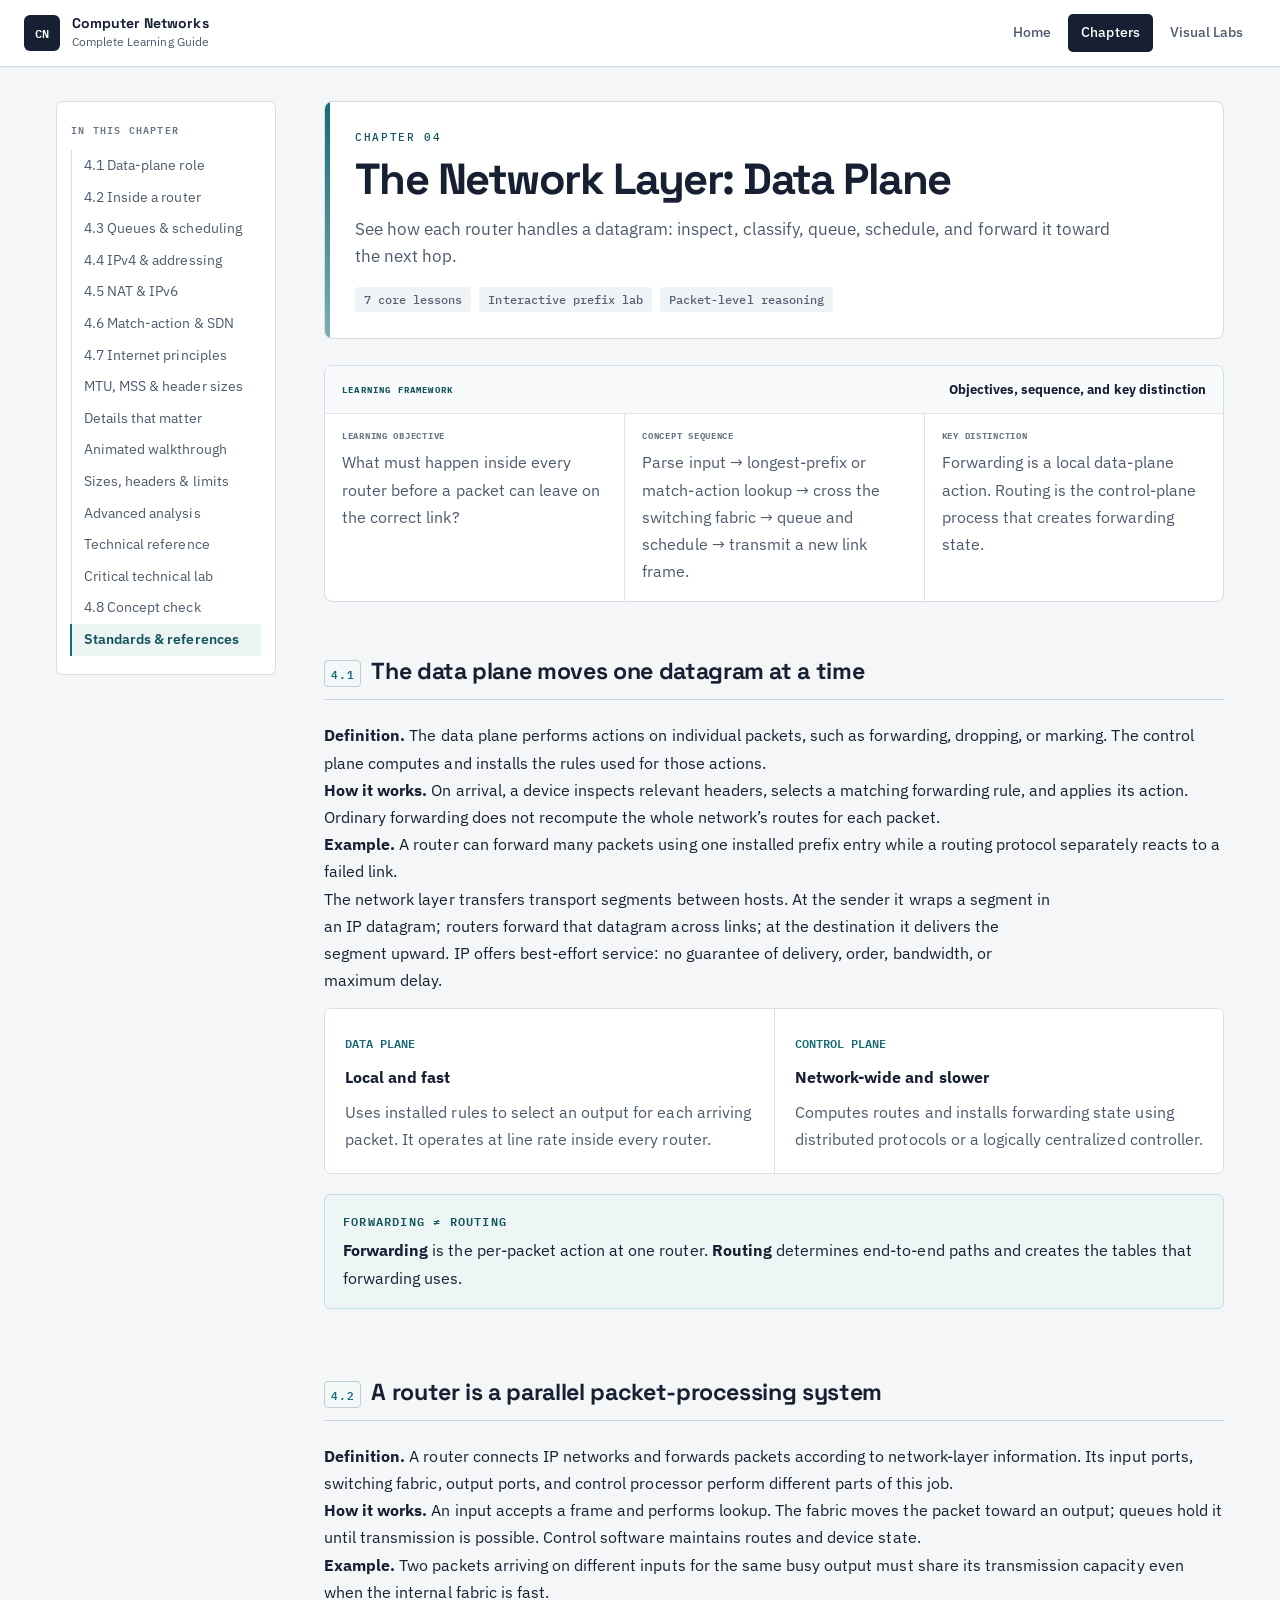
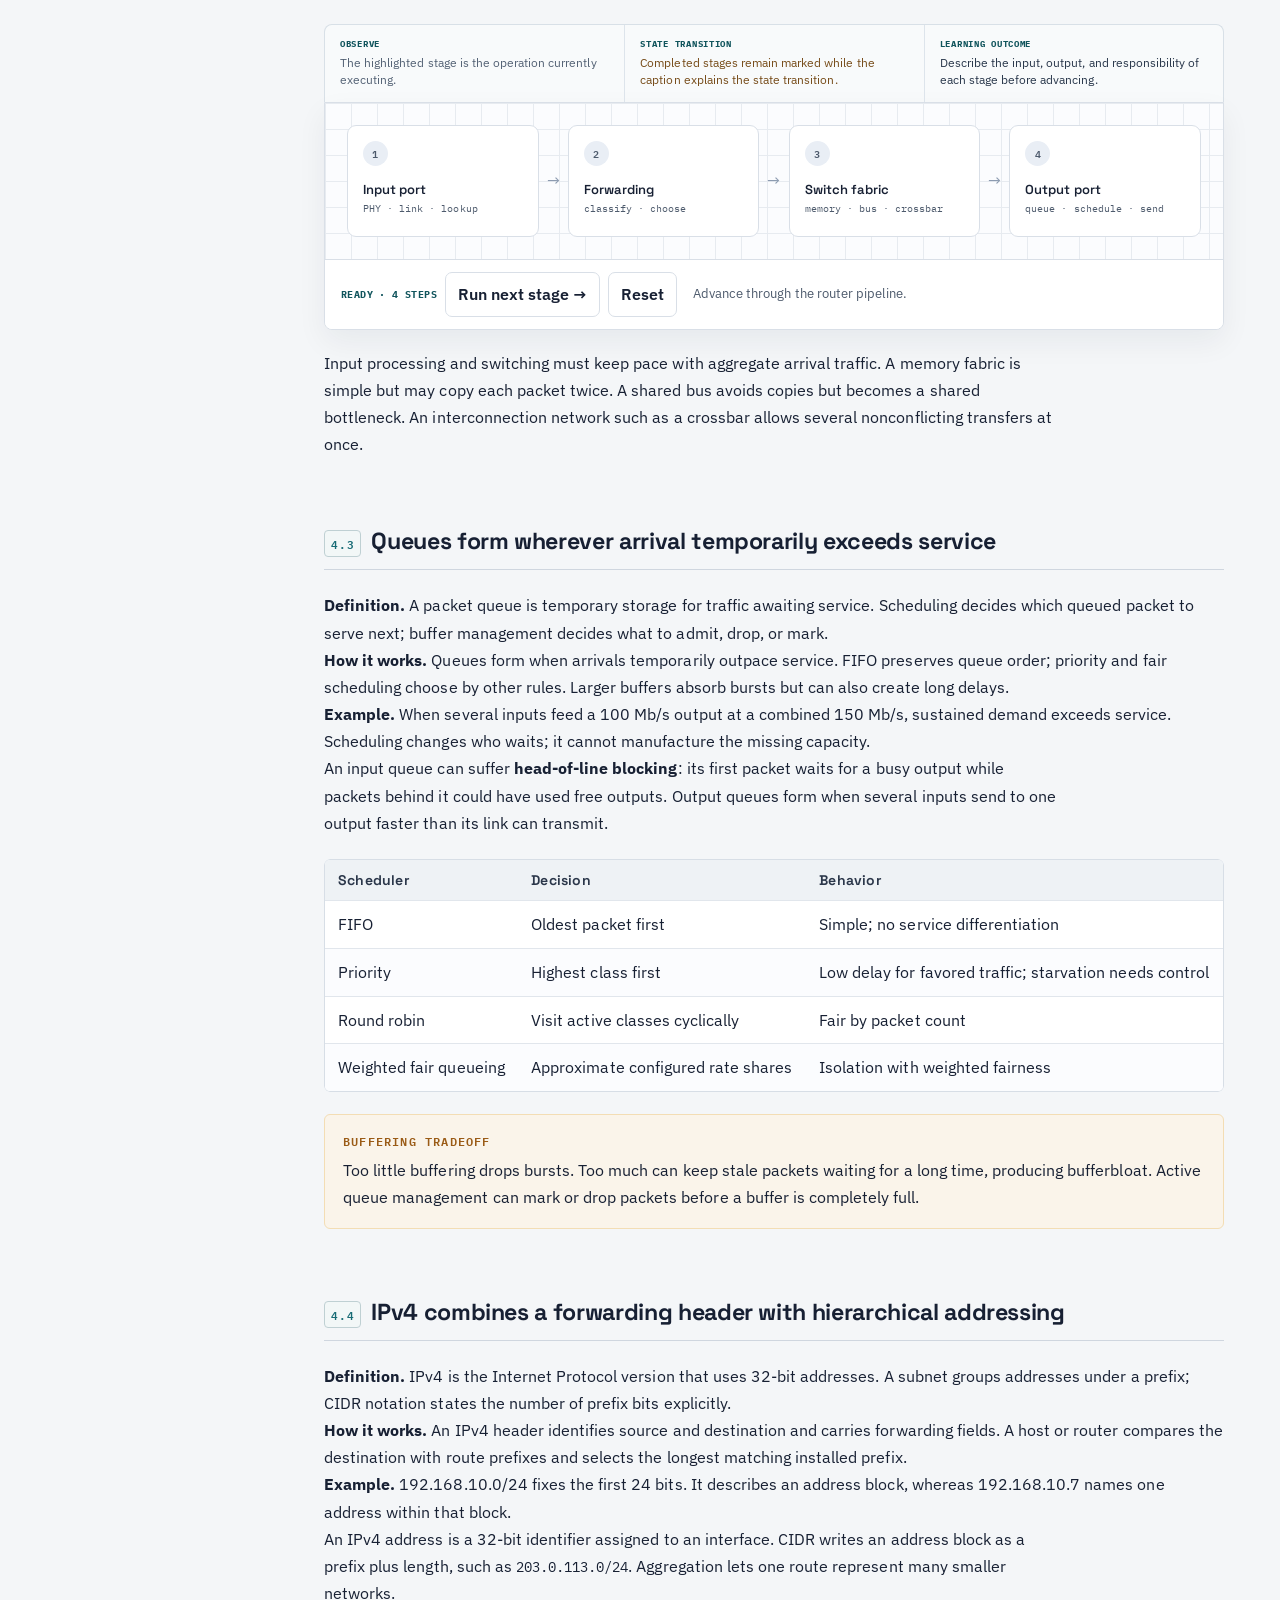
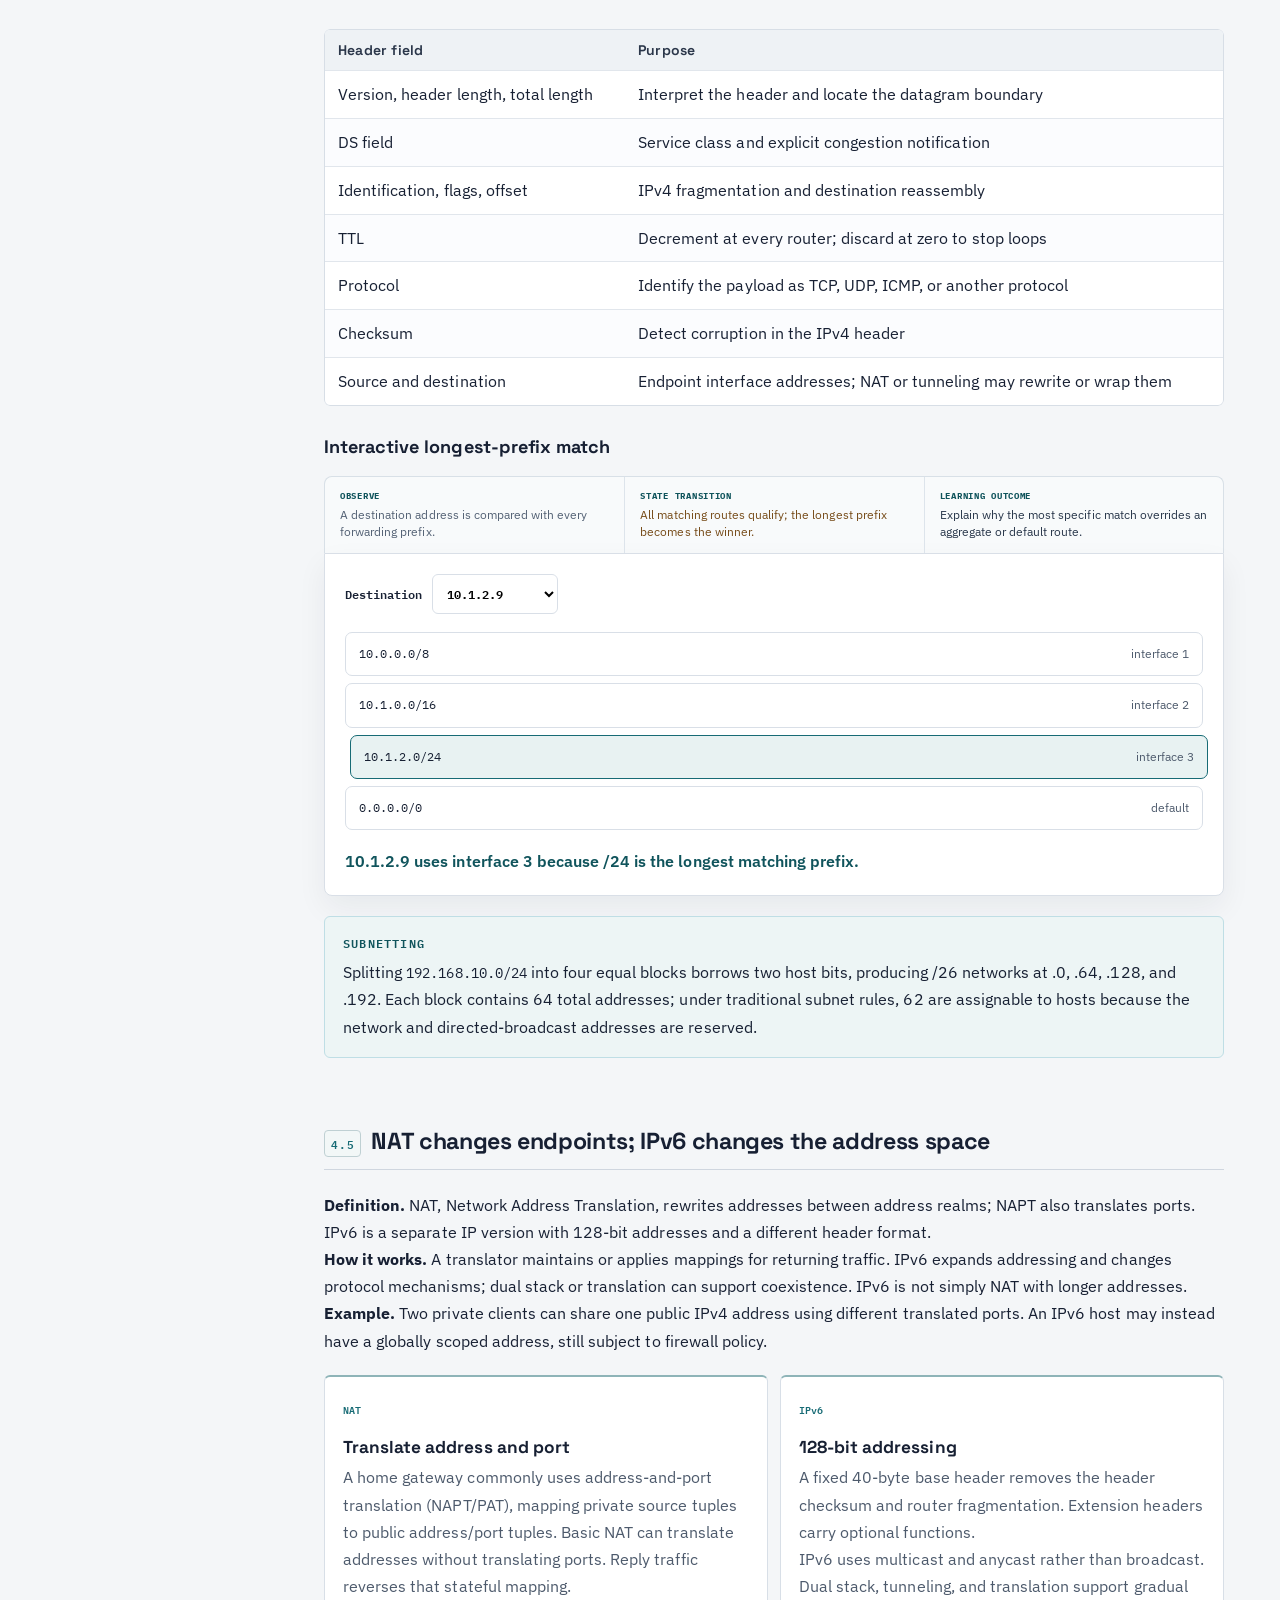
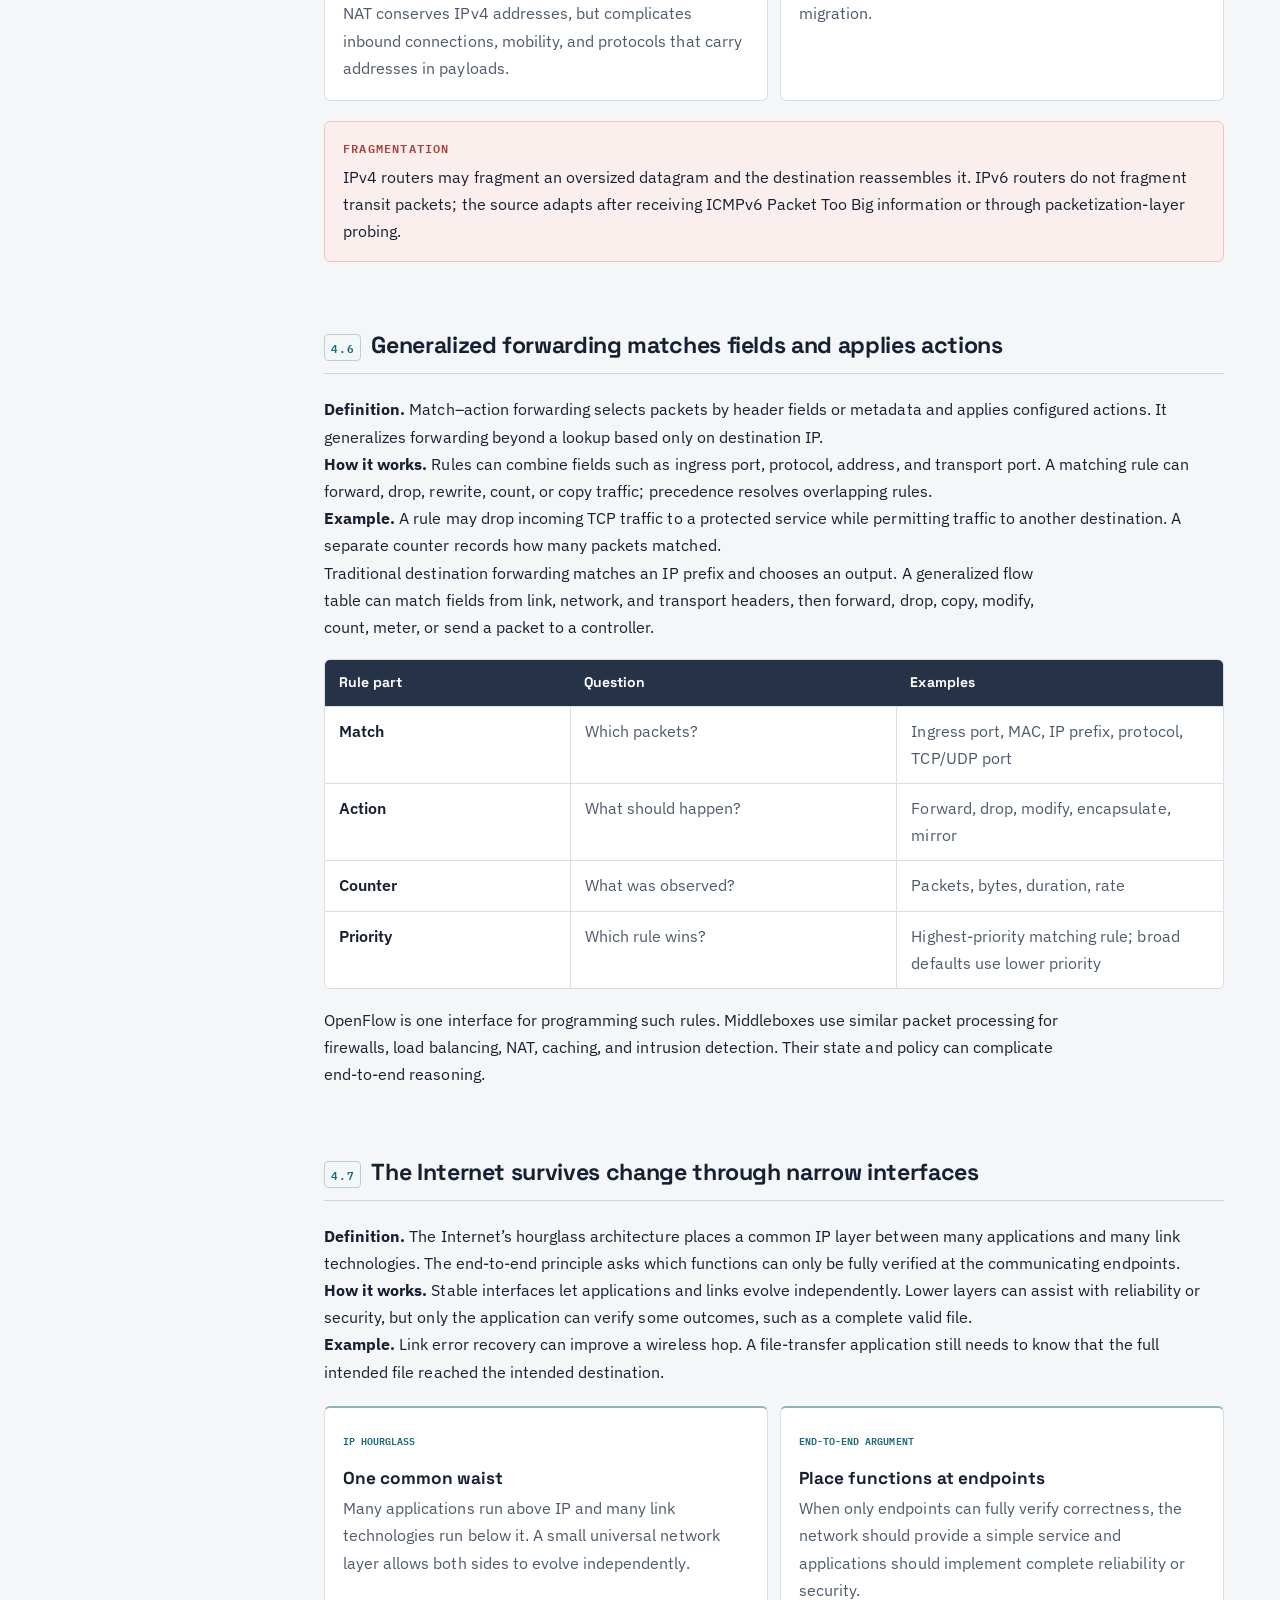
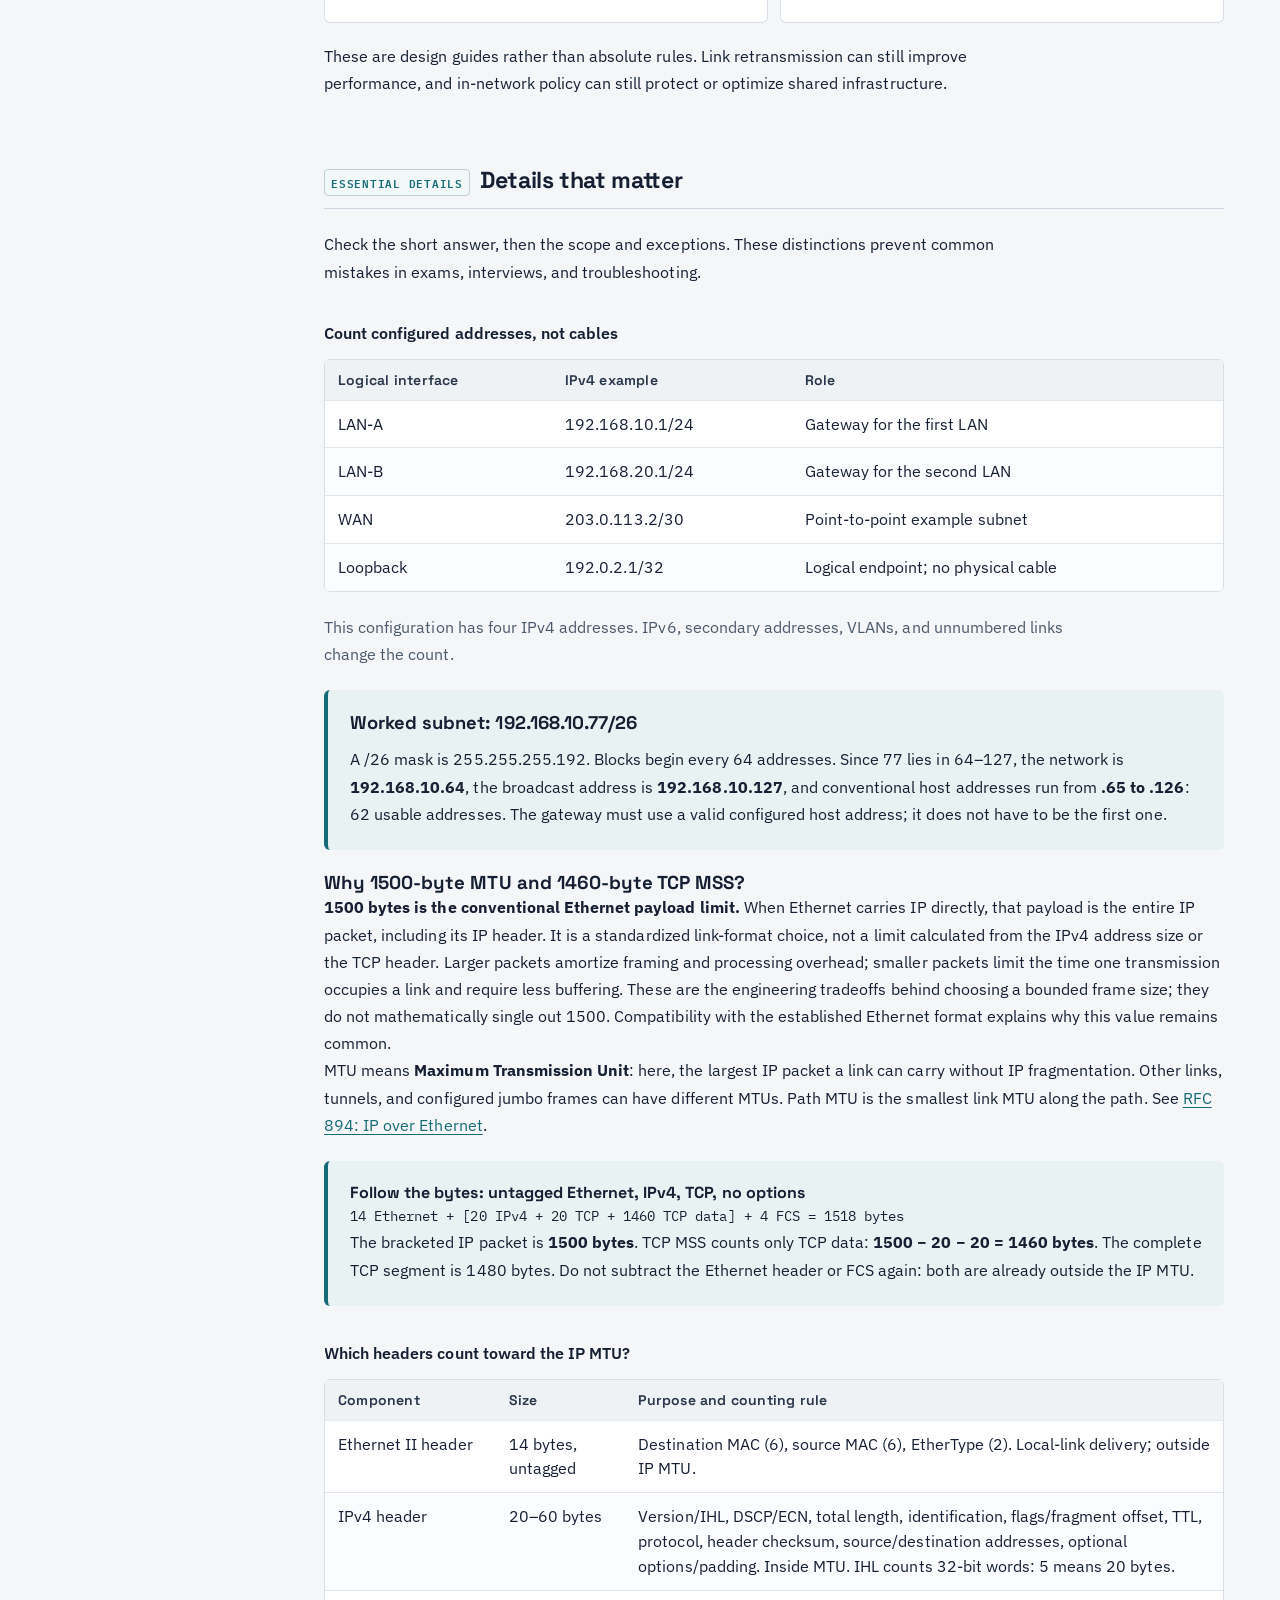
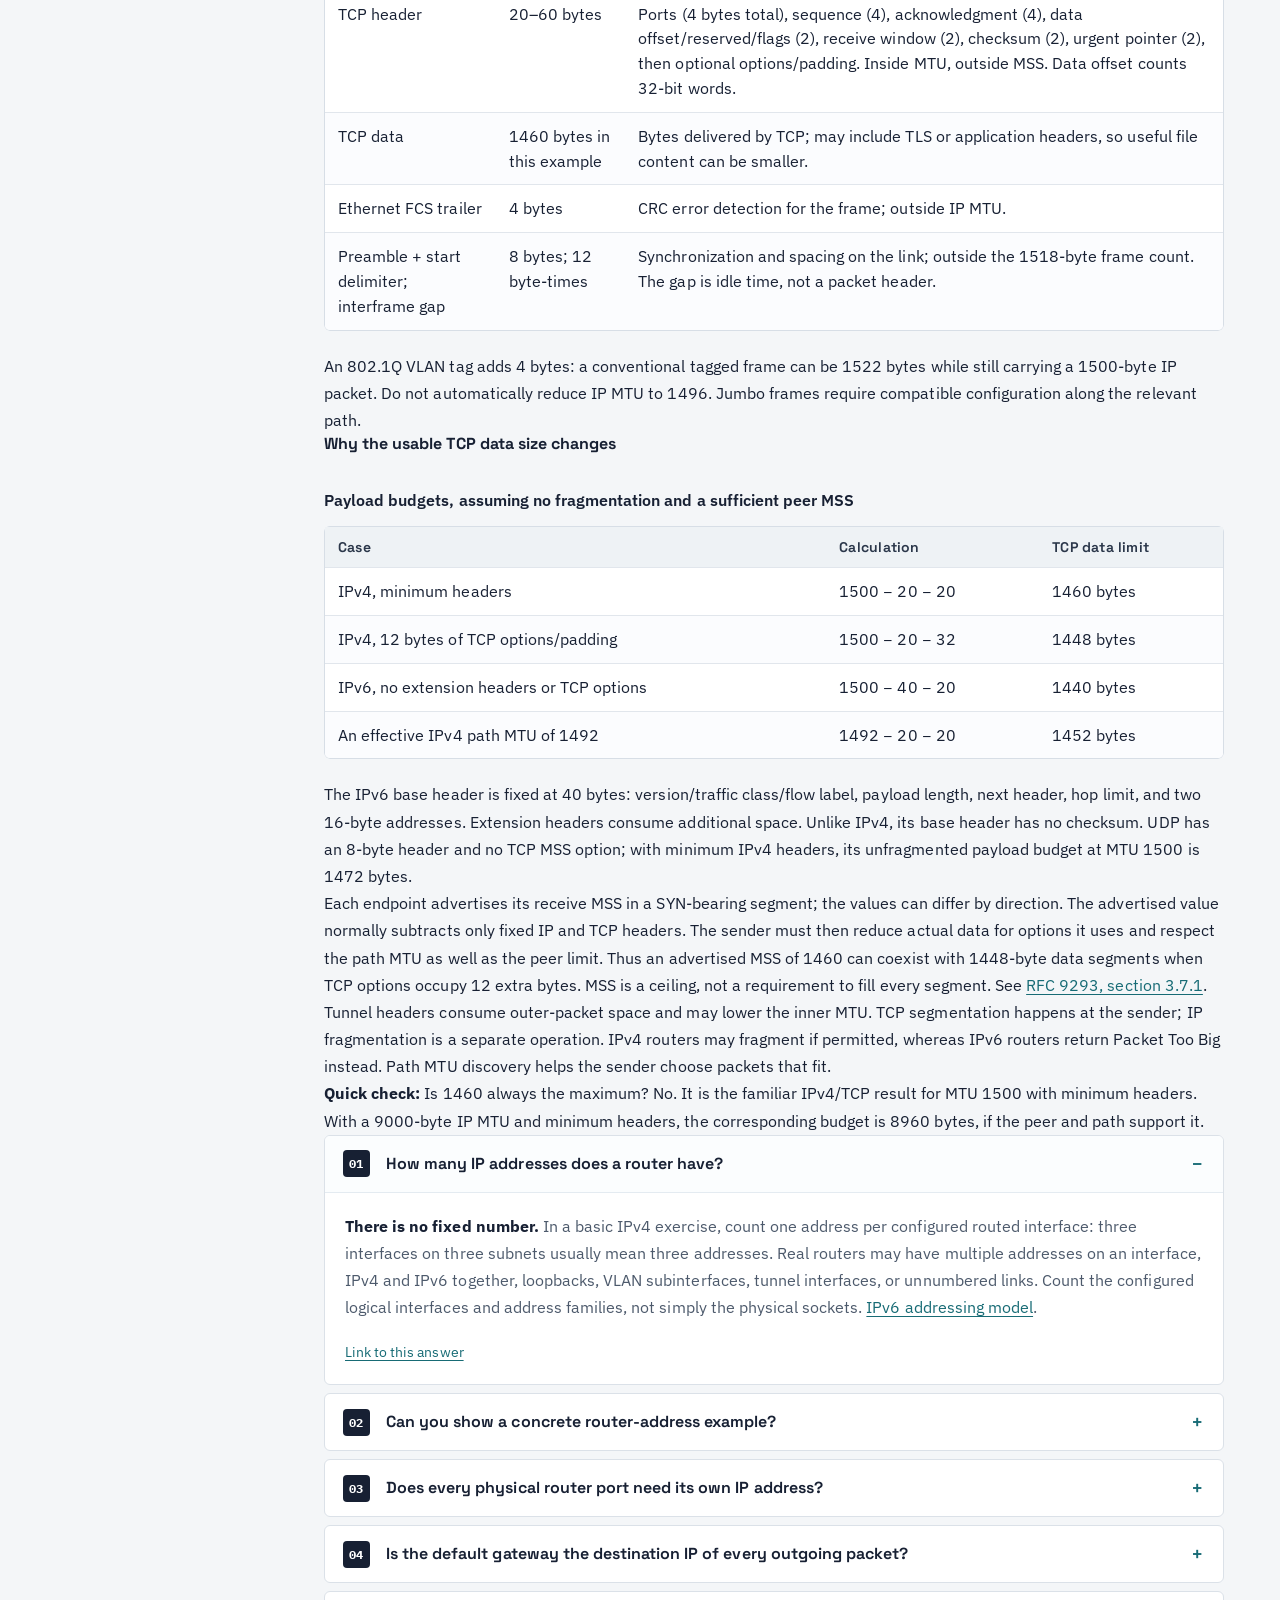
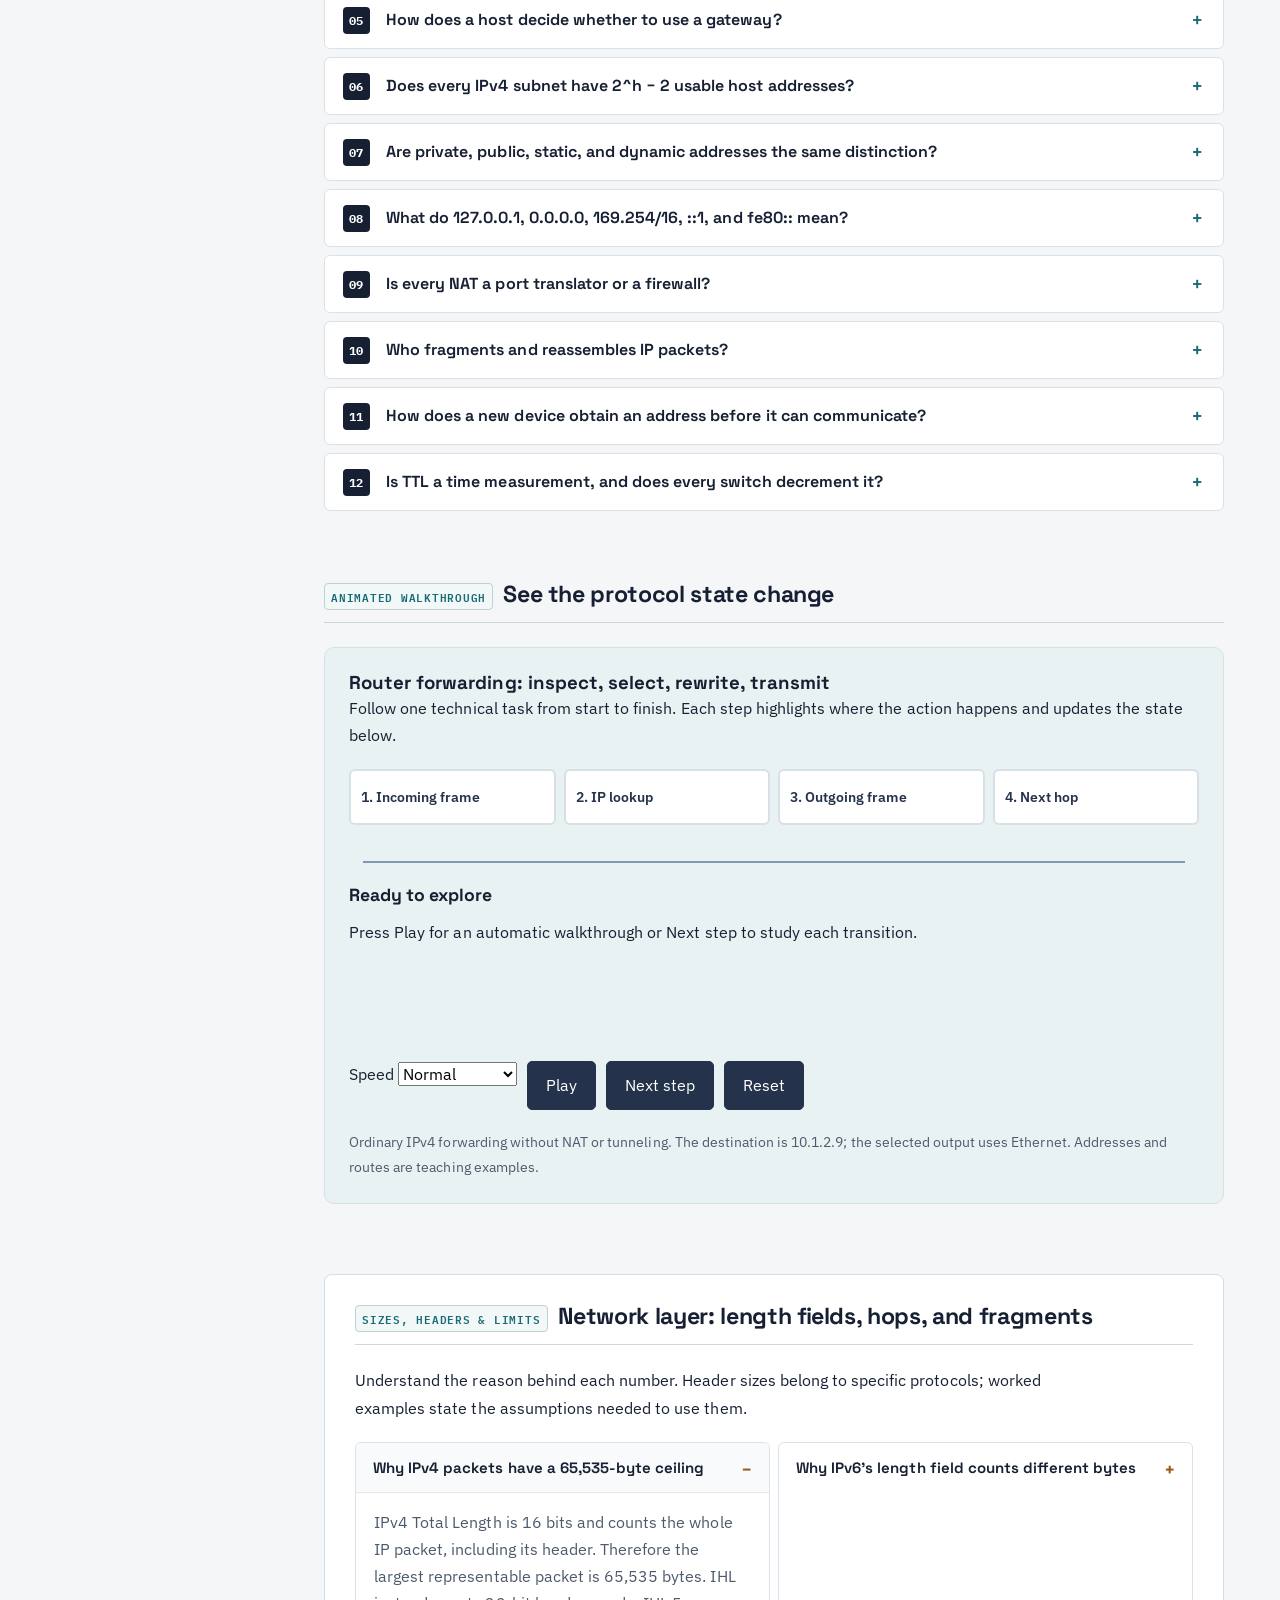
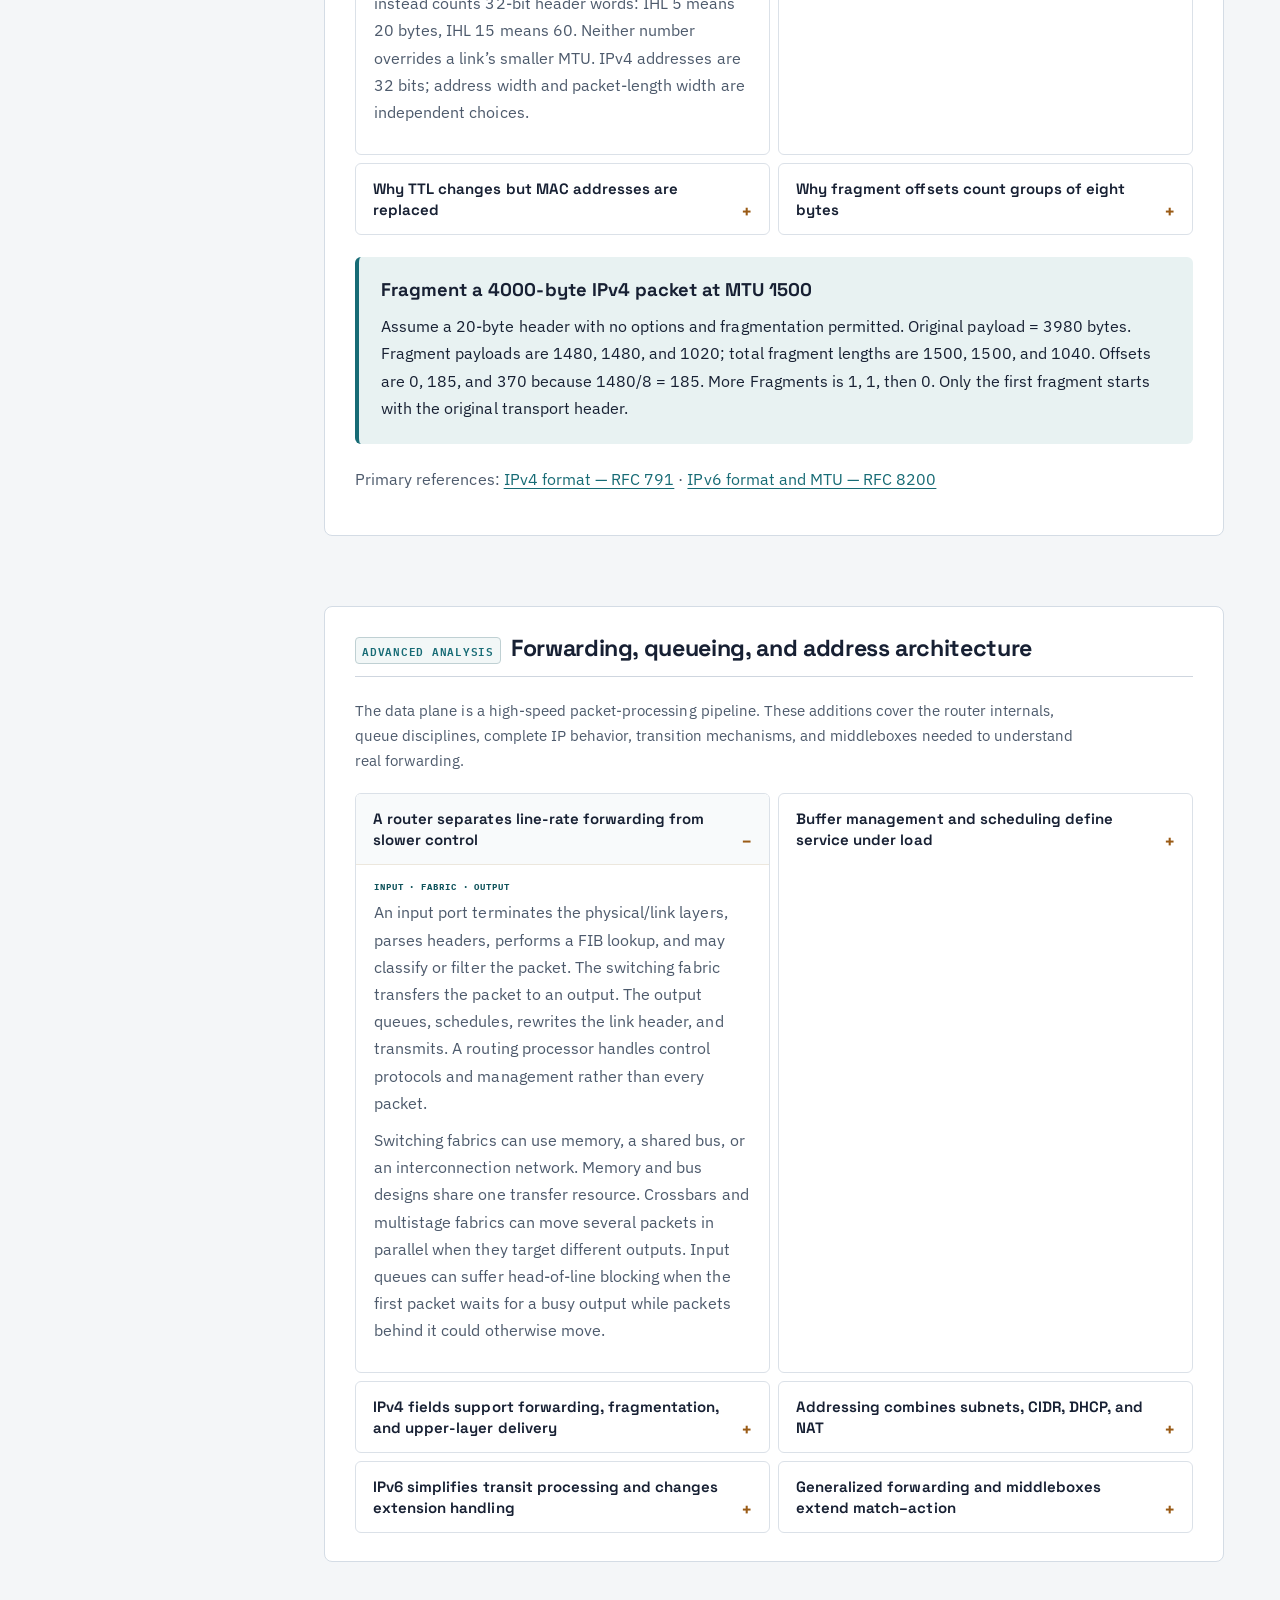
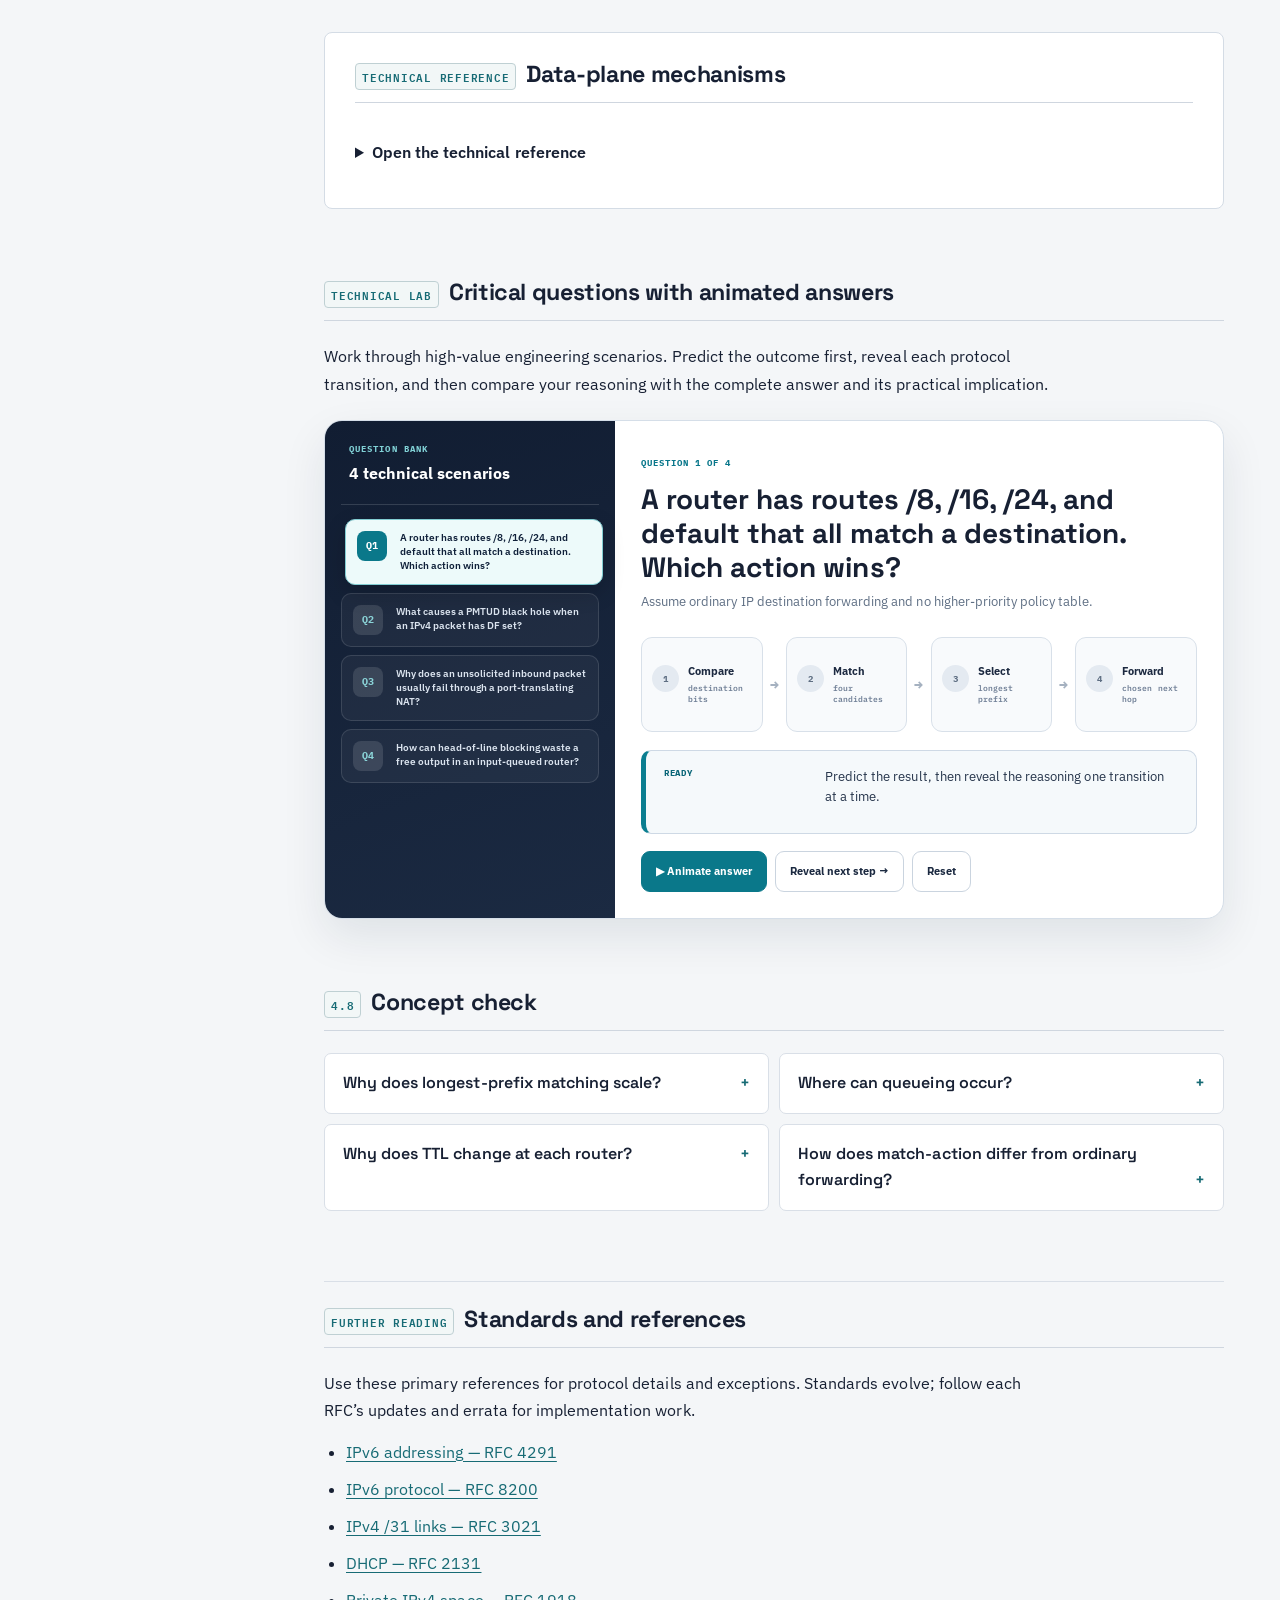
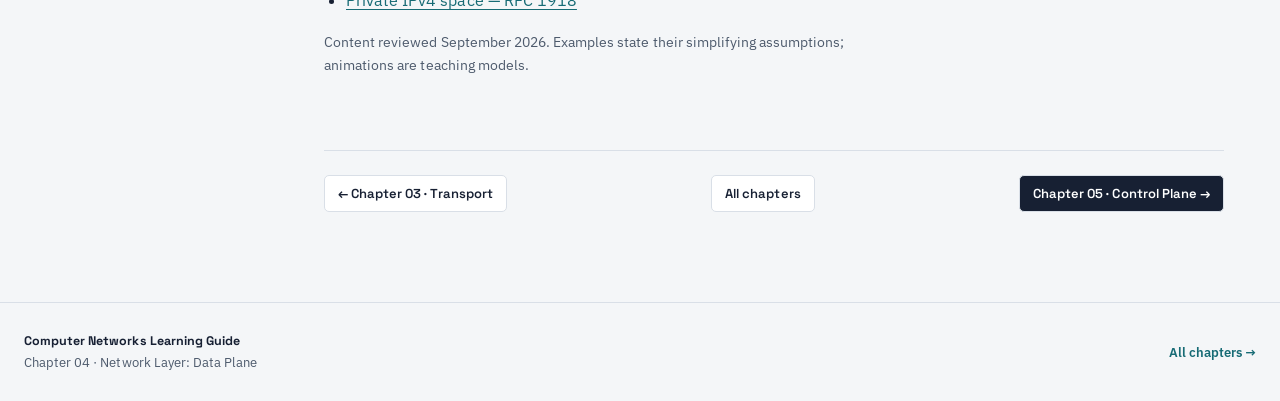
<file: chapter4.html>
<!doctype html><html lang="en"><head><meta charset="utf-8"><meta name="viewport" content="width=device-width, initial-scale=1"><meta name="description" content="Network-layer data plane: forwarding, router internals, scheduling, IPv4, NAT, IPv6, SDN match-action, middleboxes, and Internet architecture."><title>Chapter 4 · Network Layer: Data Plane</title><link rel="preconnect" href="https://fonts.googleapis.com"><link href="https://fonts.googleapis.com/css2?family=Space+Grotesk:wght@500;600;700&family=IBM+Plex+Sans:wght@400;500;600&family=IBM+Plex+Mono:wght@400;600&display=swap" rel="stylesheet"><link rel="icon" href="favicon.svg"><link rel="stylesheet" href="styles.css?v=35"><link rel="stylesheet" href="technical-walkthroughs.css?v=1"></head>
<body class="chapter-page"><a class="skip-link" href="#chapter-content">Skip to chapter content</a><div class="reading-progress" aria-hidden="true"><span id="progressBar"></span></div><header class="site-header"><nav class="nav" aria-label="Main navigation"><a class="brand" href="index.html"><span class="brand-mark">CN</span><span class="brand-text"><strong>Computer Networks</strong><span>Complete Learning Guide</span></span></a><ul class="nav-links"><li><a href="index.html">Home</a></li><li><a class="active" href="topics.html">Chapters</a></li><li><a href="chapter3.html#reliability">Visual Labs</a></li></ul></nav></header>
<main class="chapter-layout"><header class="chapter-masthead"><p class="chapter-kicker">Chapter 04</p><h1>The Network Layer: Data Plane</h1><p class="chapter-intro">See how each router handles a datagram: inspect, classify, queue, schedule, and forward it toward the next hop.</p><div class="chapter-meta"><span>7 core lessons</span><span>Interactive prefix lab</span><span>Packet-level reasoning</span></div></header>
<aside class="toc" aria-label="Chapter contents"><div class="toc-card"><h2>In this chapter</h2><ol><li><a class="current" href="#overview">4.1 Data-plane role</a></li><li><a href="#router">4.2 Inside a router</a></li><li><a href="#queues">4.3 Queues & scheduling</a></li><li><a href="#ipv4">4.4 IPv4 & addressing</a></li><li><a href="#nat-ipv6">4.5 NAT & IPv6</a></li><li><a href="#match-action">4.6 Match-action & SDN</a></li><li><a href="#architecture">4.7 Internet principles</a></li><li><a href="#mtu-header-budget">MTU, MSS &amp; header sizes</a></li><li><a href="#essential-details">Details that matter</a></li><li><a href="#technical-walkthrough">Animated walkthrough</a></li><li><a href="#layer-details">Sizes, headers &amp; limits</a></li><li><a href="#book-scan">Advanced analysis</a></li><li><a href="#master-reference">Technical reference</a></li><li><a href="#critical-questions">Critical technical lab</a></li><li><a href="#review">4.8 Concept check</a></li><li><a href="#sources">Standards &amp; references</a></li></ol></div></aside>
<article class="chapter-body" id="chapter-content"><section class="chapter-orientation" aria-label="Chapter roadmap"><div class="orientation-title"><span>LEARNING FRAMEWORK</span><b>Objectives, sequence, and key distinction</b></div><div class="orientation-grid"><article><span>LEARNING OBJECTIVE</span><p>What must happen inside every router before a packet can leave on the correct link?</p></article><article><span>CONCEPT SEQUENCE</span><p>Parse input → longest-prefix or match-action lookup → cross the switching fabric → queue and schedule → transmit a new link frame.</p></article><article><span>KEY DISTINCTION</span><p>Forwarding is a local data-plane action. Routing is the control-plane process that creates forwarding state.</p></article></div></section><section class="chapter-section" id="overview"><h2><span>4.1</span> The data plane moves one datagram at a time</h2><!-- foundation-overview:start --><div class="concept-foundation"><p><strong>Definition.</strong> The data plane performs actions on individual packets, such as forwarding, dropping, or marking. The control plane computes and installs the rules used for those actions.</p><p><strong>How it works.</strong> On arrival, a device inspects relevant headers, selects a matching forwarding rule, and applies its action. Ordinary forwarding does not recompute the whole network’s routes for each packet.</p><p><strong>Example.</strong> A router can forward many packets using one installed prefix entry while a routing protocol separately reacts to a failed link.</p></div><!-- foundation-overview:end --><p>The network layer transfers transport segments between hosts. At the sender it wraps a segment in an IP datagram; routers forward that datagram across links; at the destination it delivers the segment upward. IP offers best-effort service: no guarantee of delivery, order, bandwidth, or maximum delay.</p><div class="compare-strip"><div><span>DATA PLANE</span><b>Local and fast</b><p>Uses installed rules to select an output for each arriving packet. It operates at line rate inside every router.</p></div><div><span>CONTROL PLANE</span><b>Network-wide and slower</b><p>Computes routes and installs forwarding state using distributed protocols or a logically centralized controller.</p></div></div><div class="definition-box"><span>FORWARDING ≠ ROUTING</span><p><b>Forwarding</b> is the per-packet action at one router. <b>Routing</b> determines end-to-end paths and creates the tables that forwarding uses.</p></div></section>
<section class="chapter-section" id="router"><h2><span>4.2</span> A router is a parallel packet-processing system</h2><!-- foundation-router:start --><div class="concept-foundation"><p><strong>Definition.</strong> A router connects IP networks and forwards packets according to network-layer information. Its input ports, switching fabric, output ports, and control processor perform different parts of this job.</p><p><strong>How it works.</strong> An input accepts a frame and performs lookup. The fabric moves the packet toward an output; queues hold it until transmission is possible. Control software maintains routes and device state.</p><p><strong>Example.</strong> Two packets arriving on different inputs for the same busy output must share its transmission capacity even when the internal fabric is fast.</p></div><!-- foundation-router:end --><div class="guided-flow" data-stepper><div class="flow-track"><div data-flow-step data-caption="The input port receives bits, reconstructs a frame, validates it, and extracts the IP datagram."><b>1</b><span>Input port<small>PHY · link · lookup</small></span></div><i>→</i><div data-flow-step data-caption="The forwarding lookup selects an output. Longest-prefix matching chooses the most specific matching route."><b>2</b><span>Forwarding<small>classify · choose</small></span></div><i>→</i><div data-flow-step data-caption="The switching fabric transfers the datagram from its input to the selected output port."><b>3</b><span>Switch fabric<small>memory · bus · crossbar</small></span></div><i>→</i><div data-flow-step data-caption="The output buffers competing datagrams, schedules one, and encapsulates it in a new link-layer frame."><b>4</b><span>Output port<small>queue · schedule · send</small></span></div></div><div class="flow-controls"><button type="button" data-flow-next>Run next stage →</button><button type="button" data-flow-reset>Reset</button><p data-flow-caption>Advance through the router pipeline.</p></div></div><p>Input processing and switching must keep pace with aggregate arrival traffic. A memory fabric is simple but may copy each packet twice. A shared bus avoids copies but becomes a shared bottleneck. An interconnection network such as a crossbar allows several nonconflicting transfers at once.</p></section>
<section class="chapter-section" id="queues"><h2><span>4.3</span> Queues form wherever arrival temporarily exceeds service</h2><!-- foundation-queues:start --><div class="concept-foundation"><p><strong>Definition.</strong> A packet queue is temporary storage for traffic awaiting service. Scheduling decides which queued packet to serve next; buffer management decides what to admit, drop, or mark.</p><p><strong>How it works.</strong> Queues form when arrivals temporarily outpace service. FIFO preserves queue order; priority and fair scheduling choose by other rules. Larger buffers absorb bursts but can also create long delays.</p><p><strong>Example.</strong> When several inputs feed a 100 Mb/s output at a combined 150 Mb/s, sustained demand exceeds service. Scheduling changes who waits; it cannot manufacture the missing capacity.</p></div><!-- foundation-queues:end --><p>An input queue can suffer <b>head-of-line blocking</b>: its first packet waits for a busy output while packets behind it could have used free outputs. Output queues form when several inputs send to one output faster than its link can transmit.</p><div class="table-scroll" tabindex="0" role="region" aria-label="Reference table"><table class="data-table"><thead><tr><th>Scheduler</th><th>Decision</th><th>Behavior</th></tr></thead><tbody><tr><td>FIFO</td><td>Oldest packet first</td><td>Simple; no service differentiation</td></tr><tr><td>Priority</td><td>Highest class first</td><td>Low delay for favored traffic; starvation needs control</td></tr><tr><td>Round robin</td><td>Visit active classes cyclically</td><td>Fair by packet count</td></tr><tr><td>Weighted fair queueing</td><td>Approximate configured rate shares</td><td>Isolation with weighted fairness</td></tr></tbody></table></div><div class="note-box"><span>BUFFERING TRADEOFF</span><p>Too little buffering drops bursts. Too much can keep stale packets waiting for a long time, producing bufferbloat. Active queue management can mark or drop packets before a buffer is completely full.</p></div></section>
<section class="chapter-section" id="ipv4"><h2><span>4.4</span> IPv4 combines a forwarding header with hierarchical addressing</h2><!-- foundation-ipv4:start --><div class="concept-foundation"><p><strong>Definition.</strong> IPv4 is the Internet Protocol version that uses 32-bit addresses. A subnet groups addresses under a prefix; CIDR notation states the number of prefix bits explicitly.</p><p><strong>How it works.</strong> An IPv4 header identifies source and destination and carries forwarding fields. A host or router compares the destination with route prefixes and selects the longest matching installed prefix.</p><p><strong>Example.</strong> 192.168.10.0/24 fixes the first 24 bits. It describes an address block, whereas 192.168.10.7 names one address within that block.</p></div><!-- foundation-ipv4:end --><p>An IPv4 address is a 32-bit identifier assigned to an interface. CIDR writes an address block as a prefix plus length, such as <code>203.0.113.0/24</code>. Aggregation lets one route represent many smaller networks.</p><div class="table-scroll" tabindex="0" role="region" aria-label="Reference table"><table class="data-table"><thead><tr><th>Header field</th><th>Purpose</th></tr></thead><tbody><tr><td>Version, header length, total length</td><td>Interpret the header and locate the datagram boundary</td></tr><tr><td>DS field</td><td>Service class and explicit congestion notification</td></tr><tr><td>Identification, flags, offset</td><td>IPv4 fragmentation and destination reassembly</td></tr><tr><td>TTL</td><td>Decrement at every router; discard at zero to stop loops</td></tr><tr><td>Protocol</td><td>Identify the payload as TCP, UDP, ICMP, or another protocol</td></tr><tr><td>Checksum</td><td>Detect corruption in the IPv4 header</td></tr><tr><td>Source and destination</td><td>Endpoint interface addresses; NAT or tunneling may rewrite or wrap them</td></tr></tbody></table></div>
<h3>Interactive longest-prefix match</h3><div class="prefix-lab"><label>Destination <select id="prefixDestination"><option value="10.1.2.9">10.1.2.9</option><option value="10.1.8.4">10.1.8.4</option><option value="10.9.4.2">10.9.4.2</option><option value="198.51.100.7">198.51.100.7</option></select></label><div class="prefix-routes" id="prefixRoutes"><div data-prefix="10.0.0.0/8"><code>10.0.0.0/8</code><span>interface 1</span></div><div data-prefix="10.1.0.0/16"><code>10.1.0.0/16</code><span>interface 2</span></div><div data-prefix="10.1.2.0/24"><code>10.1.2.0/24</code><span>interface 3</span></div><div data-prefix="0.0.0.0/0"><code>0.0.0.0/0</code><span>default</span></div></div><p id="prefixResult">10.1.2.9 uses interface 3 because /24 is the longest matching prefix.</p></div><div class="definition-box"><span>SUBNETTING</span><p>Splitting <code>192.168.10.0/24</code> into four equal blocks borrows two host bits, producing /26 networks at .0, .64, .128, and .192. Each block contains 64 total addresses; under traditional subnet rules, 62 are assignable to hosts because the network and directed-broadcast addresses are reserved.</p></div></section>
<section class="chapter-section" id="nat-ipv6"><h2><span>4.5</span> NAT changes endpoints; IPv6 changes the address space</h2><!-- foundation-nat-ipv6:start --><div class="concept-foundation"><p><strong>Definition.</strong> NAT, Network Address Translation, rewrites addresses between address realms; NAPT also translates ports. IPv6 is a separate IP version with 128-bit addresses and a different header format.</p><p><strong>How it works.</strong> A translator maintains or applies mappings for returning traffic. IPv6 expands addressing and changes protocol mechanisms; dual stack or translation can support coexistence. IPv6 is not simply NAT with longer addresses.</p><p><strong>Example.</strong> Two private clients can share one public IPv4 address using different translated ports. An IPv6 host may instead have a globally scoped address, still subject to firewall policy.</p></div><!-- foundation-nat-ipv6:end --><div class="concept-grid two"><article><b>NAT</b><h3>Translate address and port</h3><p>A home gateway commonly uses address-and-port translation (NAPT/PAT), mapping private source tuples to public address/port tuples. Basic NAT can translate addresses without translating ports. Reply traffic reverses that stateful mapping.</p><p>NAT conserves IPv4 addresses, but complicates inbound connections, mobility, and protocols that carry addresses in payloads.</p></article><article><b>IPv6</b><h3>128-bit addressing</h3><p>A fixed 40-byte base header removes the header checksum and router fragmentation. Extension headers carry optional functions.</p><p>IPv6 uses multicast and anycast rather than broadcast. Dual stack, tunneling, and translation support gradual migration.</p></article></div><div class="warning-box"><span>FRAGMENTATION</span><p>IPv4 routers may fragment an oversized datagram and the destination reassembles it. IPv6 routers do not fragment transit packets; the source adapts after receiving ICMPv6 Packet Too Big information or through packetization-layer probing.</p></div></section>
<section class="chapter-section" id="match-action"><h2><span>4.6</span> Generalized forwarding matches fields and applies actions</h2><!-- foundation-match-action:start --><div class="concept-foundation"><p><strong>Definition.</strong> Match–action forwarding selects packets by header fields or metadata and applies configured actions. It generalizes forwarding beyond a lookup based only on destination IP.</p><p><strong>How it works.</strong> Rules can combine fields such as ingress port, protocol, address, and transport port. A matching rule can forward, drop, rewrite, count, or copy traffic; precedence resolves overlapping rules.</p><p><strong>Example.</strong> A rule may drop incoming TCP traffic to a protected service while permitting traffic to another destination. A separate counter records how many packets matched.</p></div><!-- foundation-match-action:end --><p>Traditional destination forwarding matches an IP prefix and chooses an output. A generalized flow table can match fields from link, network, and transport headers, then forward, drop, copy, modify, count, meter, or send a packet to a controller.</p><div class="comparison-table"><div class="comparison-head"><b>Rule part</b><b>Question</b><b>Examples</b></div><div><span>Match</span><p>Which packets?</p><p>Ingress port, MAC, IP prefix, protocol, TCP/UDP port</p></div><div><span>Action</span><p>What should happen?</p><p>Forward, drop, modify, encapsulate, mirror</p></div><div><span>Counter</span><p>What was observed?</p><p>Packets, bytes, duration, rate</p></div><div><span>Priority</span><p>Which rule wins?</p><p>Highest-priority matching rule; broad defaults use lower priority</p></div></div><p>OpenFlow is one interface for programming such rules. Middleboxes use similar packet processing for firewalls, load balancing, NAT, caching, and intrusion detection. Their state and policy can complicate end-to-end reasoning.</p></section>
<section class="chapter-section" id="architecture"><h2><span>4.7</span> The Internet survives change through narrow interfaces</h2><!-- foundation-architecture:start --><div class="concept-foundation"><p><strong>Definition.</strong> The Internet’s hourglass architecture places a common IP layer between many applications and many link technologies. The end-to-end principle asks which functions can only be fully verified at the communicating endpoints.</p><p><strong>How it works.</strong> Stable interfaces let applications and links evolve independently. Lower layers can assist with reliability or security, but only the application can verify some outcomes, such as a complete valid file.</p><p><strong>Example.</strong> Link error recovery can improve a wireless hop. A file-transfer application still needs to know that the full intended file reached the intended destination.</p></div><!-- foundation-architecture:end --><div class="concept-grid two"><article><b>IP HOURGLASS</b><h3>One common waist</h3><p>Many applications run above IP and many link technologies run below it. A small universal network layer allows both sides to evolve independently.</p></article><article><b>END-TO-END ARGUMENT</b><h3>Place functions at endpoints</h3><p>When only endpoints can fully verify correctness, the network should provide a simple service and applications should implement complete reliability or security.</p></article></div><p>These are design guides rather than absolute rules. Link retransmission can still improve performance, and in-network policy can still protect or optimize shared infrastructure.</p></section>

      <!-- essentials:start -->
<section class="chapter-section essentials" id="essential-details">
<h2><span>Essential details</span> Details that matter</h2>
<p>Check the short answer, then the scope and exceptions. These distinctions prevent common mistakes in exams, interviews, and troubleshooting.</p>
<div class="table-scroll" tabindex="0" role="region" aria-label="Count configured addresses, not cables"><table class="data-table"><caption>Count configured addresses, not cables</caption><thead><tr><th scope="col">Logical interface</th><th scope="col">IPv4 example</th><th scope="col">Role</th></tr></thead><tbody><tr><td>LAN-A</td><td>192.168.10.1/24</td><td>Gateway for the first LAN</td></tr><tr><td>LAN-B</td><td>192.168.20.1/24</td><td>Gateway for the second LAN</td></tr><tr><td>WAN</td><td>203.0.113.2/30</td><td>Point-to-point example subnet</td></tr><tr><td>Loopback</td><td>192.0.2.1/32</td><td>Logical endpoint; no physical cable</td></tr></tbody></table></div><p class="table-note">This configuration has four IPv4 addresses. IPv6, secondary addresses, VLANs, and unnumbered links change the count.</p><div class="worked-example"><h3>Worked subnet: 192.168.10.77/26</h3><p>A /26 mask is 255.255.255.192. Blocks begin every 64 addresses. Since 77 lies in 64–127, the network is <strong>192.168.10.64</strong>, the broadcast address is <strong>192.168.10.127</strong>, and conventional host addresses run from <strong>.65 to .126</strong>: 62 usable addresses. The gateway must use a valid configured host address; it does not have to be the first one.</p></div><div id="mtu-header-budget"><h3>Why 1500-byte MTU and 1460-byte TCP MSS?</h3><p><strong>1500 bytes is the conventional Ethernet payload limit.</strong> When Ethernet carries IP directly, that payload is the entire IP packet, including its IP header. It is a standardized link-format choice, not a limit calculated from the IPv4 address size or the TCP header. Larger packets amortize framing and processing overhead; smaller packets limit the time one transmission occupies a link and require less buffering. These are the engineering tradeoffs behind choosing a bounded frame size; they do not mathematically single out 1500. Compatibility with the established Ethernet format explains why this value remains common.</p><p>MTU means <strong>Maximum Transmission Unit</strong>: here, the largest IP packet a link can carry without IP fragmentation. Other links, tunnels, and configured jumbo frames can have different MTUs. Path MTU is the smallest link MTU along the path. See <a href="https://www.rfc-editor.org/rfc/rfc894.html">RFC 894: IP over Ethernet</a>.</p><div class="worked-example"><h4>Follow the bytes: untagged Ethernet, IPv4, TCP, no options</h4><p><code>14 Ethernet + [20 IPv4 + 20 TCP + 1460 TCP data] + 4 FCS = 1518 bytes</code></p><p>The bracketed IP packet is <strong>1500 bytes</strong>. TCP MSS counts only TCP data: <strong>1500 − 20 − 20 = 1460 bytes</strong>. The complete TCP segment is 1480 bytes. Do not subtract the Ethernet header or FCS again: both are already outside the IP MTU.</p></div><div class="table-scroll" tabindex="0" role="region" aria-label="Which headers count toward the IP MTU?"><table class="data-table"><caption>Which headers count toward the IP MTU?</caption><thead><tr><th scope="col">Component</th><th scope="col">Size</th><th scope="col">Purpose and counting rule</th></tr></thead><tbody><tr><td>Ethernet II header</td><td>14 bytes, untagged</td><td>Destination MAC (6), source MAC (6), EtherType (2). Local-link delivery; outside IP MTU.</td></tr><tr><td>IPv4 header</td><td>20–60 bytes</td><td>Version/IHL, DSCP/ECN, total length, identification, flags/fragment offset, TTL, protocol, header checksum, source/destination addresses, optional options/padding. Inside MTU. IHL counts 32-bit words: 5 means 20 bytes.</td></tr><tr><td>TCP header</td><td>20–60 bytes</td><td>Ports (4 bytes total), sequence (4), acknowledgment (4), data offset/reserved/flags (2), receive window (2), checksum (2), urgent pointer (2), then optional options/padding. Inside MTU, outside MSS. Data offset counts 32-bit words.</td></tr><tr><td>TCP data</td><td>1460 bytes in this example</td><td>Bytes delivered by TCP; may include TLS or application headers, so useful file content can be smaller.</td></tr><tr><td>Ethernet FCS trailer</td><td>4 bytes</td><td>CRC error detection for the frame; outside IP MTU.</td></tr><tr><td>Preamble + start delimiter; interframe gap</td><td>8 bytes; 12 byte-times</td><td>Synchronization and spacing on the link; outside the 1518-byte frame count. The gap is idle time, not a packet header.</td></tr></tbody></table></div><p>An 802.1Q VLAN tag adds 4 bytes: a conventional tagged frame can be 1522 bytes while still carrying a 1500-byte IP packet. Do not automatically reduce IP MTU to 1496. Jumbo frames require compatible configuration along the relevant path.</p><h4>Why the usable TCP data size changes</h4><div class="table-scroll" tabindex="0" role="region" aria-label="Payload budgets, assuming no fragmentation and a sufficient peer MSS"><table class="data-table"><caption>Payload budgets, assuming no fragmentation and a sufficient peer MSS</caption><thead><tr><th scope="col">Case</th><th scope="col">Calculation</th><th scope="col">TCP data limit</th></tr></thead><tbody><tr><td>IPv4, minimum headers</td><td>1500 − 20 − 20</td><td>1460 bytes</td></tr><tr><td>IPv4, 12 bytes of TCP options/padding</td><td>1500 − 20 − 32</td><td>1448 bytes</td></tr><tr><td>IPv6, no extension headers or TCP options</td><td>1500 − 40 − 20</td><td>1440 bytes</td></tr><tr><td>An effective IPv4 path MTU of 1492</td><td>1492 − 20 − 20</td><td>1452 bytes</td></tr></tbody></table></div><p>The IPv6 base header is fixed at 40 bytes: version/traffic class/flow label, payload length, next header, hop limit, and two 16-byte addresses. Extension headers consume additional space. Unlike IPv4, its base header has no checksum. UDP has an 8-byte header and no TCP MSS option; with minimum IPv4 headers, its unfragmented payload budget at MTU 1500 is 1472 bytes.</p><p>Each endpoint advertises its receive MSS in a SYN-bearing segment; the values can differ by direction. The advertised value normally subtracts only fixed IP and TCP headers. The sender must then reduce actual data for options it uses and respect the path MTU as well as the peer limit. Thus an advertised MSS of 1460 can coexist with 1448-byte data segments when TCP options occupy 12 extra bytes. MSS is a ceiling, not a requirement to fill every segment. See <a href="https://www.rfc-editor.org/rfc/rfc9293.html#section-3.7.1">RFC 9293, section 3.7.1</a>.</p><p>Tunnel headers consume outer-packet space and may lower the inner MTU. TCP segmentation happens at the sender; IP fragmentation is a separate operation. IPv4 routers may fragment if permitted, whereas IPv6 routers return Packet Too Big instead. Path MTU discovery helps the sender choose packets that fit.</p><p><strong>Quick check:</strong> Is 1460 always the maximum? No. It is the familiar IPv4/TCP result for MTU 1500 with minimum headers. With a 9000-byte IP MTU and minimum headers, the corresponding budget is 8960 bytes, if the peer and path support it.</p></div>
<div class="qa-list">
<details class="qa-item" id="router-ip-count" open><summary><span class="qa-number">01</span>How many IP addresses does a router have?</summary><div class="qa-answer"><p><strong>There is no fixed number.</strong> In a basic IPv4 exercise, count one address per configured routed interface: three interfaces on three subnets usually mean three addresses. Real routers may have multiple addresses on an interface, IPv4 and IPv6 together, loopbacks, VLAN subinterfaces, tunnel interfaces, or unnumbered links. Count the configured logical interfaces and address families, not simply the physical sockets. <a href="https://www.rfc-editor.org/rfc/rfc4291.html#section-2.1">IPv6 addressing model</a>.</p><a class="answer-permalink" href="#router-ip-count">Link to this answer</a></div></details>
<details class="qa-item" id="router-address-example"><summary><span class="qa-number">02</span>Can you show a concrete router-address example?</summary><div class="qa-answer"><p>Suppose R has LAN-A 192.168.10.1/24, LAN-B 192.168.20.1/24, WAN 203.0.113.2/30, and loopback 192.0.2.1/32. That is four configured IPv4 addresses on four logical interfaces. Adding an IPv6 link-local and global address to a LAN interface increases the count without adding a cable. The WAN and loopback prefixes here are documentation examples, not addresses to use on the public Internet.</p><a class="answer-permalink" href="#router-address-example">Link to this answer</a></div></details>
<details class="qa-item" id="router-ports"><summary><span class="qa-number">03</span>Does every physical router port need its own IP address?</summary><div class="qa-answer"><p>No. A routed port may carry addresses directly. A layer-2 switch port inside the same device may belong to a VLAN whose routed interface carries the IP address. One physical trunk can support multiple routed VLAN subinterfaces. Loopbacks have no physical cable. Some point-to-point interfaces use unnumbered addressing. Physical port count is therefore not a general IP-address formula.</p><a class="answer-permalink" href="#router-ports">Link to this answer</a></div></details>
<details class="qa-item" id="gateway-ip"><summary><span class="qa-number">04</span>Is the default gateway the destination IP of every outgoing packet?</summary><div class="qa-answer"><p>Usually not. For a remote server, the packet retains the server’s destination IP. On an Ethernet LAN, the enclosing frame uses the next-hop gateway’s MAC address. The gateway removes that frame and forwards the IP packet. The gateway IP is used to resolve and reach the next hop; it does not replace the remote destination IP. NAT and tunnels add separate transformations.</p><a class="answer-permalink" href="#gateway-ip">Link to this answer</a></div></details>
<details class="qa-item" id="host-routing"><summary><span class="qa-number">05</span>How does a host decide whether to use a gateway?</summary><div class="qa-answer"><p>A host consults its routing table and normally chooses the longest matching prefix. A connected route makes a destination on-link; another specific route may use a chosen gateway; a default route is the fallback. If no route matches, forwarding fails. “Same subnet, otherwise default gateway” is a useful beginner example, but it omits more-specific routes, multiple interfaces, and policy routing.</p><a class="answer-permalink" href="#host-routing">Link to this answer</a></div></details>
<details class="qa-item" id="subnet-exceptions"><summary><span class="qa-number">06</span>Does every IPv4 subnet have 2^h − 2 usable host addresses?</summary><div class="qa-answer"><p>That is the usual rule for conventional broadcast subnets with at least two host bits, not a universal formula. A /31 point-to-point link can use both addresses under RFC 3021. A /32 denotes one IPv4 address, often a host route or loopback. IPv6 has no broadcast address, so do not subtract a broadcast address from its subnet size. <a href="https://www.rfc-editor.org/rfc/rfc3021.html">RFC 3021</a>.</p><a class="answer-permalink" href="#subnet-exceptions">Link to this answer</a></div></details>
<details class="qa-item" id="private-public"><summary><span class="qa-number">07</span>Are private, public, static, and dynamic addresses the same distinction?</summary><div class="qa-answer"><p>No. Private/public describes address scope and allocation; static/dynamic describes configuration. RFC 1918 IPv4 ranges are 10.0.0.0/8, 172.16.0.0/12, and 192.168.0.0/16. A private address may be static or leased by DHCP, and so may a public address. A public address is not necessarily reachable: routes, firewalls, and service bindings still matter. 100.64.0.0/10 is shared address space, not RFC 1918 space.</p><a class="answer-permalink" href="#private-public">Link to this answer</a></div></details>
<details class="qa-item" id="special-addresses"><summary><span class="qa-number">08</span>What do 127.0.0.1, 0.0.0.0, 169.254/16, ::1, and fe80:: mean?</summary><div class="qa-answer"><p>127.0.0.0/8 is IPv4 loopback, commonly used as 127.0.0.1. The unspecified 0.0.0.0 address is context-dependent; binding a server to it commonly means all local IPv4 interfaces. The route 0.0.0.0/0 means default, a different use. 169.254.0.0/16 is IPv4 link-local. IPv6 uses ::1 for loopback, :: for unspecified, and fe80::/10 for link-local addresses; link-local communication stays on the link.</p><a class="answer-permalink" href="#special-addresses">Link to this answer</a></div></details>
<details class="qa-item" id="nat-pat"><summary><span class="qa-number">09</span>Is every NAT a port translator or a firewall?</summary><div class="qa-answer"><p>No. Basic address translation and address-plus-port translation are different forms; home gateways commonly use the latter, also called NAPT or PAT. NAT does not inherently encrypt or authenticate traffic. A firewall enforces a traffic policy. Both functions may share the same device, and unsolicited inbound traffic may fail without a mapping, but translation is not a complete security policy.</p><a class="answer-permalink" href="#nat-pat">Link to this answer</a></div></details>
<details class="qa-item" id="fragmentation-details"><summary><span class="qa-number">10</span>Who fragments and reassembles IP packets?</summary><div class="qa-answer"><p>An IPv4 source or router may fragment when permitted; DF forbids router fragmentation. Reassembly occurs at the destination. IPv6 routers never fragment forwarded packets; an IPv6 source can use a Fragment extension header. Fragment offsets use 8-byte units. Losing one required fragment prevents reconstruction of the original packet, so applications should avoid relying on fragmentation and respect path MTU.</p><a class="answer-permalink" href="#fragmentation-details">Link to this answer</a></div></details>
<details class="qa-item" id="dhcp-slaac"><summary><span class="qa-number">11</span>How does a new device obtain an address before it can communicate?</summary><div class="qa-answer"><p>IPv4 DHCP can begin with source 0.0.0.0 and broadcast discovery; the initial exchange is commonly Discover, Offer, Request, ACK. Relays connect clients to servers on other subnets. Existing leases may renew differently. IPv6 can use Router Advertisements and SLAAC, DHCPv6, or both. IPv6 default-router discovery uses Router Advertisements; DHCPv6 does not replace it.</p><a class="answer-permalink" href="#dhcp-slaac">Link to this answer</a></div></details>
<details class="qa-item" id="ttl-hops"><summary><span class="qa-number">12</span>Is TTL a time measurement, and does every switch decrement it?</summary><div class="qa-answer"><p>In ordinary IPv4 forwarding, each router reduces TTL by at least one; IPv6 calls the field Hop Limit. Layer-2 switches do not decrement the IP field merely while bridging a frame. An initial value of 64 allows at most 63 successful router forwards before the next router expires the packet. This limits loops; it does not measure elapsed wall-clock time.</p><a class="answer-permalink" href="#ttl-hops">Link to this answer</a></div></details>
</div></section>
<!-- essentials:end -->
<section class="chapter-section" id="technical-walkthrough"><h2><span>Animated walkthrough</span> See the protocol state change</h2><div class="technical-walkthrough" data-technical-walkthrough="4"></div><noscript><p>Enable JavaScript for the step-by-step walkthrough. The chapter’s definitions, worked examples, and protocol explanations remain available below and above this section.</p></noscript></section>
<!-- layer-details:start -->
<section class="chapter-section scan-section" id="layer-details"><h2><span>Sizes, headers &amp; limits</span> Network layer: length fields, hops, and fragments</h2><p>Understand the reason behind each number. Header sizes belong to specific protocols; worked examples state the assumptions needed to use them.</p><div class="scan-grid"><details class="scan-card" open><summary>Why IPv4 packets have a 65,535-byte ceiling</summary><div class="scan-body"><p>IPv4 Total Length is 16 bits and counts the whole IP packet, including its header. Therefore the largest representable packet is 65,535 bytes. IHL instead counts 32-bit header words: IHL 5 means 20 bytes, IHL 15 means 60. Neither number overrides a link’s smaller MTU. IPv4 addresses are 32 bits; address width and packet-length width are independent choices.</p></div></details><details class="scan-card"><summary>Why IPv6’s length field counts different bytes</summary><div class="scan-body"><p>IPv6 has a fixed 40-byte base header. Its 16-bit Payload Length normally counts everything after that header, including extension headers. A normal payload can be 65,535 bytes, for 65,575 bytes including the base header. Special jumbograms use different rules. IPv6 requires a link MTU of at least 1280 bytes; a link unable to carry that directly must adapt below IPv6. This is a minimum capability, not the MTU of every IPv6 link.</p></div></details><details class="scan-card"><summary>Why TTL changes but MAC addresses are replaced</summary><div class="scan-body"><p>A router decrements IPv4 TTL or IPv6 Hop Limit when forwarding. These eight-bit fields bound forwarding loops; they are not an elapsed-time stopwatch in normal operation. For IPv4 the header checksum must be updated. The router removes the incoming link encapsulation and creates one for the outgoing link. End-to-end IP addresses normally remain, unless NAT or another transformation applies.</p></div></details><details class="scan-card"><summary>Why fragment offsets count groups of eight bytes</summary><div class="scan-body"><p>IPv4 has a 13-bit fragment-offset field measured in eight-byte units, allowing it to describe positions across the packet’s length range. Each nonfinal fragment’s data length must be a multiple of eight. Offsets refer to the original IP payload, not the fragment header. Reassembly is at the destination; IPv6 routers do not fragment transit packets.</p></div></details></div><div class="worked-example"><h3>Fragment a 4000-byte IPv4 packet at MTU 1500</h3><p>Assume a 20-byte header with no options and fragmentation permitted. Original payload = 3980 bytes. Fragment payloads are 1480, 1480, and 1020; total fragment lengths are 1500, 1500, and 1040. Offsets are 0, 185, and 370 because 1480/8 = 185. More Fragments is 1, 1, then 0. Only the first fragment starts with the original transport header.</p></div><p class="table-note">Primary references: <a href="https://www.rfc-editor.org/rfc/rfc791.html">IPv4 format — RFC 791</a> · <a href="https://www.rfc-editor.org/rfc/rfc8200.html">IPv6 format and MTU — RFC 8200</a></p></section>
<!-- layer-details:end -->
<section class="chapter-section scan-section" id="book-scan"><h2><span>Advanced analysis</span> Forwarding, queueing, and address architecture</h2><p class="scan-intro">The data plane is a high-speed packet-processing pipeline. These additions cover the router internals, queue disciplines, complete IP behavior, transition mechanisms, and middleboxes needed to understand real forwarding.</p><div class="scan-grid"><details class="scan-card" open><summary>A router separates line-rate forwarding from slower control</summary><div class="scan-body"><span class="scan-label">INPUT · FABRIC · OUTPUT</span><p>An input port terminates the physical/link layers, parses headers, performs a FIB lookup, and may classify or filter the packet. The switching fabric transfers the packet to an output. The output queues, schedules, rewrites the link header, and transmits. A routing processor handles control protocols and management rather than every packet.</p><p>Switching fabrics can use memory, a shared bus, or an interconnection network. Memory and bus designs share one transfer resource. Crossbars and multistage fabrics can move several packets in parallel when they target different outputs. Input queues can suffer head-of-line blocking when the first packet waits for a busy output while packets behind it could otherwise move.</p></div></details><details class="scan-card"><summary>Buffer management and scheduling define service under load</summary><div class="scan-body"><span class="scan-label">FIFO · PRIORITY · RR · WFQ</span><p>FIFO transmits in arrival order. Strict priority serves the highest nonempty class and can starve lower classes. Round Robin visits nonempty queues in turn. Weighted Fair Queueing approximates configurable shares based on packet finish times and weights.</p><p>Buffer policy decides what to admit and what to drop or mark. Tail drop rejects arrivals only when full. Active queue management signals persistent queueing earlier. Output queueing occurs when the fabric delivers packets faster than the link transmits; input queueing occurs when the fabric or desired output is unavailable.</p></div></details><details class="scan-card"><summary>IPv4 fields support forwarding, fragmentation, and upper-layer delivery</summary><div class="scan-body"><span class="scan-label">TTL · PROTOCOL · FRAGMENTS</span><p>The IPv4 header carries version, header length, service bits, total length, identification, flags, fragment offset, TTL, upper-layer protocol, header checksum, and addresses. Every router decrements TTL and recomputes the header checksum; expiry normally triggers ICMP Time Exceeded.</p><p>When fragmentation is allowed, fragments share an identification value and use offsets plus the More Fragments flag. Reassembly occurs at the destination because routers do not retain full datagram state. Fragment loss discards the whole original datagram, which is one reason modern endpoints prefer Path MTU Discovery and avoid fragmentation.</p></div></details><details class="scan-card"><summary>Addressing combines subnets, CIDR, DHCP, and NAT</summary><div class="scan-body"><span class="scan-label">PREFIXES · LEASES · TRANSLATION</span><p>A CIDR prefix divides an address into network and host portions. Routers aggregate prefixes to reduce table size and apply longest-prefix match when an aggregate and a more specific route both match. A subnet groups interfaces that can reach one another without crossing a router.</p><p>DHCP leases an address and supplies subnet mask/prefix, default gateway, DNS resolver, and lifetime. NAT maps internal address/port tuples to external tuples and reverses the mapping for returning traffic. It conserves public IPv4 addresses and hides internal numbering, but complicates inbound connections, peer-to-peer reachability, and protocols that embed addresses.</p></div></details><details class="scan-card"><summary>IPv6 simplifies transit processing and changes extension handling</summary><div class="scan-body"><span class="scan-label">128 BITS · EXTENSION HEADERS</span><p>The fixed IPv6 base header removes the IPv4 header checksum and router fragmentation, renames TTL as Hop Limit, and uses Next Header to identify an extension or transport protocol. A Flow Label can identify related traffic. Sources use ICMPv6 Packet Too Big information and may fragment with a fragment extension header.</p><p>Transition techniques include dual stack, tunnels that carry IPv6 inside IPv4, and translation when only one side supports IPv6. Neighbor Discovery replaces ARP and also supports router discovery and address configuration. IPv6 provides address space and cleaner forwarding; it does not automatically provide encryption or eliminate routing policy.</p></div></details><details class="scan-card"><summary>Generalized forwarding and middleboxes extend match–action</summary><div class="scan-body"><span class="scan-label">MATCH · ACTION · STATE</span><p>A programmable forwarding table can match ingress port, link fields, IP prefixes, protocol, and transport ports, then forward, drop, mirror, modify, meter, count, or send a packet to a controller. Priorities resolve overlapping rules; counters provide traffic evidence.</p><p>Middleboxes include NATs, firewalls, load balancers, proxies, WAN optimizers, and intrusion-prevention devices. Some are stateless; others track connections or application messages. They add useful policy and protection but can violate end-to-end assumptions, create asymmetric-path problems, and slow protocol evolution when they depend on fixed header formats.</p></div></details></div></section>

<section class="chapter-section master-reference" id="master-reference"><h2><span>Technical reference</span> Data-plane mechanisms</h2><details class="reference-disclosure"><summary>Open the technical reference</summary><p class="reference-intro">The data plane performs local per-packet forwarding. The control plane decides the forwarding state that makes those local choices form end-to-end paths.</p><div class="reference-grid">
<article class="reference-block"><span>NETWORK SERVICE</span><h3>Best-effort datagrams</h3><p>IP does not guarantee delivery, order, timing, or bandwidth. Routers forward each datagram using header fields and a forwarding table. This narrow best-effort service keeps the network core general while endpoints add reliability and application semantics when needed.</p></article>
<article class="reference-block"><span>ROUTER PIPELINE</span><h3>Input, switch, output</h3><ol><li>Input port terminates the link and parses the header.</li><li>Lookup selects an output port using the forwarding table.</li><li>Switching fabric transfers the packet across the router.</li><li>Output port queues, schedules, and transmits it.</li></ol><p>Head-of-line blocking occurs when the front packet in an input queue waits even though packets behind it could use free outputs.</p></article>
<article class="reference-block"><span>QUEUEING</span><h3>Buffer and schedule contention</h3><p>Drop-tail discards arrivals when the buffer is full. Active queue management can mark or drop earlier. FIFO serves arrival order; priority serves important classes first; round robin rotates queues; weighted fair queueing approximates configured shares. Larger buffers absorb bursts but can create excessive latency.</p></article>
<article class="reference-block"><span>IPV4 HEADER</span><h3>Fields used in transit</h3><p>Version and header length locate fields; total length sizes the datagram; identification/flags/offset support fragmentation; TTL prevents loops; protocol selects TCP, UDP, or another payload; checksum protects the IPv4 header; source and destination carry 32-bit addresses. Routers decrement TTL and update the checksum.</p></article>
<article class="reference-block wide"><span>ADDRESSING</span><h3>Prefixes, subnets, DHCP, and NAT</h3><p>CIDR writes an address block as <code>a.b.c.d/x</code>; the first <code>x</code> bits are the prefix. A router uses longest-prefix matching. A subnet groups interfaces that can reach one another without passing through a router. DHCP supplies an address, mask/prefix, default router, DNS resolver, and lease time through discover, offer, request, and acknowledgment.</p><p>NAT maps private internal addresses and ports to a public address and chosen ports. It conserves public IPv4 addresses and hides internal addressing, but changes end-to-end reachability and requires state. Port forwarding or traversal mechanisms are needed for inbound peer connections.</p><div class="reference-equations"><p><b>Addresses in /x</b><span>2^(32−x)</span></p><p><b>Longest-prefix match</b><span>most specific matching table entry</span></p></div></article>
<article class="reference-block"><span>IPV6</span><h3>Larger addresses and simpler transit header</h3><p>IPv6 uses 128-bit addresses, removes the IPv4 header checksum, and moves optional information into extension headers. Routers do not fragment ordinary transit traffic; endpoints use path MTU discovery. Dual stack, tunneling, and translation support coexistence with IPv4.</p></article>
<article class="reference-block"><span>GENERALIZED FORWARDING</span><h3>Match plus action</h3><p>A programmable switch may match multiple header fields and then forward, drop, copy, modify, meter, or send traffic to a controller. OpenFlow expresses rules with match fields, priorities, counters, actions, and timeouts. This generalizes destination-prefix forwarding.</p></article>
<article class="reference-block"><span>MIDDLEBOXES AND ARCHITECTURE</span><h3>Functions beyond ordinary routing</h3><p>Firewalls, NATs, load balancers, proxies, and intrusion systems inspect or transform traffic. They deliver useful policy and scaling, but can complicate transparency and protocol evolution. The Internet’s common IP layer interconnects diverse links and supports diverse applications—the narrow waist of the architecture.</p></article></div><div class="reference-grid">
<article class="reference-block"><span>SWITCHING FABRICS</span><h3>Move packets across a router</h3><p>Memory-based switching copies packets through shared memory and is limited by memory bandwidth. A shared bus lets one packet cross at a time and is limited by bus rate. An interconnection network such as a crossbar can transfer several packets in parallel when they use different input/output paths. Internal speedup determines whether the fabric keeps pace with aggregate ports.</p></article>
<article class="reference-block"><span>INPUT AND OUTPUT QUEUES</span><h3>Where contention appears</h3><p>Input queues form when the fabric cannot accept all arrivals or several inputs target one output. Output queues form when many fabric transfers target a link faster than it transmits. Head-of-line blocking can idle an otherwise usable output. Buffer sizing depends on RTT, link capacity, number of flows, burstiness, and desired latency; no single “always large” buffer rule is correct.</p></article>
<article class="reference-block"><span>SCHEDULING DETAILS</span><h3>Choose the next packet</h3><p>FIFO is simple. Strict priority minimizes delay for high classes but may starve others. Round robin skips empty queues and rotates service. Weighted round robin gives configured service quanta. Weighted fair queueing approximates fluid fair sharing using packet finish times. Classification and policing determine which queue receives each packet.</p></article>
<article class="reference-block wide"><span>IPV4 ADDRESSING WORKFLOW</span><h3>Choose next hop and route</h3><ol><li>Consult the host routing table and select the longest matching route.</li><li>A connected route usually selects the destination as the next hop. A more-specific gateway route or a default route may instead select a router.</li><li>Resolve next-hop IP to a link-layer address.</li><li>A router compares the destination against forwarding prefixes and selects the longest match.</li><li>The router decrements TTL, updates header checksum, and emits a new frame.</li></ol><p>Interfaces—not entire routers—hold IP addresses. There is no fixed address count: numbered routed interfaces commonly have an address per configured subnet, but multiple addresses, IPv4/IPv6, loopbacks, virtual interfaces, and unnumbered links are possible. Address aggregation keeps global tables smaller; a more-specific route can override an aggregate.</p></article>
<article class="reference-block"><span>FRAGMENTATION AND MTU</span><h3>Fit datagrams onto links</h3><p>IPv4 can fragment a datagram using identification, more-fragments flag, and offset; reassembly occurs at the destination. Loss of one fragment prevents reassembly of the original datagram. Path MTU discovery tries to avoid fragmentation by learning the largest usable packet. IPv6 routers do not fragment ordinary transit packets.</p></article>
<article class="reference-block"><span>DHCP AND NAT STATE</span><h3>Automatic configuration and translation</h3><p>DHCP discovery may begin as a broadcast because the client lacks an address and server location. Offer, request, and acknowledgment establish a lease. A NAT table maps an inside address/port and protocol to a public address/port. Return packets reverse the mapping. Timeout and port reuse make NAT state finite; inbound traffic without a mapping is normally rejected unless configured.</p></article>
<article class="reference-block"><span>IPV6 DETAILS</span><h3>Address forms and neighbor operation</h3><p>IPv6 notation compresses hexadecimal zero groups. Link-local addresses support local control; global unicast addresses provide routable identity; multicast replaces many broadcast uses. Neighbor Discovery uses ICMPv6 for address resolution, router discovery, and reachability. Extension headers carry optional functions, while the fixed base header remains simpler for routers.</p></article>
<article class="reference-block"><span>OPENFLOW EXAMPLE</span><h3>Match, count, and act</h3><p>A rule may match ingress port, Ethernet type, VLAN, IP prefix, transport port, or metadata. Priorities resolve overlap. Actions can output to ports, drop, rewrite fields, push/pop tags, or send a copy to the controller. Counters measure packets and bytes. Timeouts remove stale state. The controller must install related rules safely across several switches.</p></article>
<article class="reference-block"><span>ARCHITECTURAL PRINCIPLES</span><h3>IP hourglass and end-to-end argument</h3><p>Many applications run above one common IP layer; many link technologies run below it. Keeping the common waist small promotes interoperability and innovation. The end-to-end argument places correctness functions at endpoints when the network cannot fully guarantee them—for example, only endpoints can ultimately verify that the intended file arrived intact.</p></article></div><div class="memory-check"><b>FORWARDING VERSUS ROUTING</b><p>Forwarding is the local, fast action for one packet. Routing is the network-wide process that computes the state used by forwarding.</p></div></details></section>
      <section class="chapter-section critical-section" id="critical-questions" data-critical-chapter="4"><h2><span>Technical lab</span> Critical questions with animated answers</h2><p class="critical-intro">Work through high-value engineering scenarios. Predict the outcome first, reveal each protocol transition, and then compare your reasoning with the complete answer and its practical implication.</p><div class="critical-lab"><aside class="critical-picker" aria-label="Critical question bank"><div><span>QUESTION BANK</span><b>4 technical scenarios</b></div><div class="critical-tabs" data-critical-tabs role="tablist" aria-label="Choose a technical question"></div></aside><article class="critical-workbench" id="critical-question-4"><header class="critical-head"><span data-critical-number>QUESTION 1 OF 4</span><h3 data-critical-question></h3><p data-critical-setup></p></header><div class="critical-path" data-critical-path aria-label="Animated reasoning path"></div><div class="critical-state" data-critical-state aria-live="polite"></div><div class="critical-answer" data-critical-answer hidden><span>ENGINEERING ANSWER</span><p data-critical-answer-text></p><div><b>DESIGN IMPLICATION</b><p data-critical-takeaway></p></div></div><div class="critical-controls"><button type="button" data-critical-play>▶ Animate answer</button><button type="button" data-critical-next>Reveal next step →</button><button type="button" data-critical-reset>Reset</button></div></article></div></section><section class="chapter-section" id="review"><h2><span>4.8</span> Concept check</h2><div class="review-grid"><details><summary>Why does longest-prefix matching scale?</summary><p>Aggregates cover broad regions while longer prefixes add exceptions. Routers need not store one entry per destination host.</p></details><details><summary>Where can queueing occur?</summary><p>At inputs when switching or a desired output is unavailable, and at outputs when aggregate arrivals exceed the outgoing link rate.</p></details><details><summary>Why does TTL change at each router?</summary><p>It bounds a datagram’s lifetime so a forwarding loop cannot circulate it forever.</p></details><details><summary>How does match-action differ from ordinary forwarding?</summary><p>It can match many header fields and apply varied actions, enabling policy and network functions beyond destination-prefix lookup.</p></details></div></section>
<!-- sources:start -->
<section class="chapter-section sources" id="sources"><h2><span>Further reading</span> Standards and references</h2><p>Use these primary references for protocol details and exceptions. Standards evolve; follow each RFC’s updates and errata for implementation work.</p><ul><li><a href="https://www.rfc-editor.org/rfc/rfc4291.html">IPv6 addressing — RFC 4291</a></li><li><a href="https://www.rfc-editor.org/rfc/rfc8200.html">IPv6 protocol — RFC 8200</a></li><li><a href="https://www.rfc-editor.org/rfc/rfc3021.html">IPv4 /31 links — RFC 3021</a></li><li><a href="https://www.rfc-editor.org/rfc/rfc2131.html">DHCP — RFC 2131</a></li><li><a href="https://www.rfc-editor.org/rfc/rfc1918.html">Private IPv4 space — RFC 1918</a></li></ul><p class="review-date">Content reviewed September 2026. Examples state their simplifying assumptions; animations are teaching models.</p></section>
<!-- sources:end -->
<nav class="chapter-nav" aria-label="Chapter navigation"><a href="chapter3.html">← Chapter 03 · Transport</a><a href="topics.html">All chapters</a><a class="next" href="chapter5.html">Chapter 05 · Control Plane →</a></nav></article></main><footer class="site-footer"><div><strong>Computer Networks Learning Guide</strong><span>Chapter 04 · Network Layer: Data Plane</span></div><a href="topics.html">All chapters →</a></footer><button class="back-top" id="backTop" type="button" aria-label="Back to top">↑ <span>Back to top</span></button><script src="app.js?v=35"></script><script src="technical-walkthroughs.js?v=2"></script></body></html>
</file>
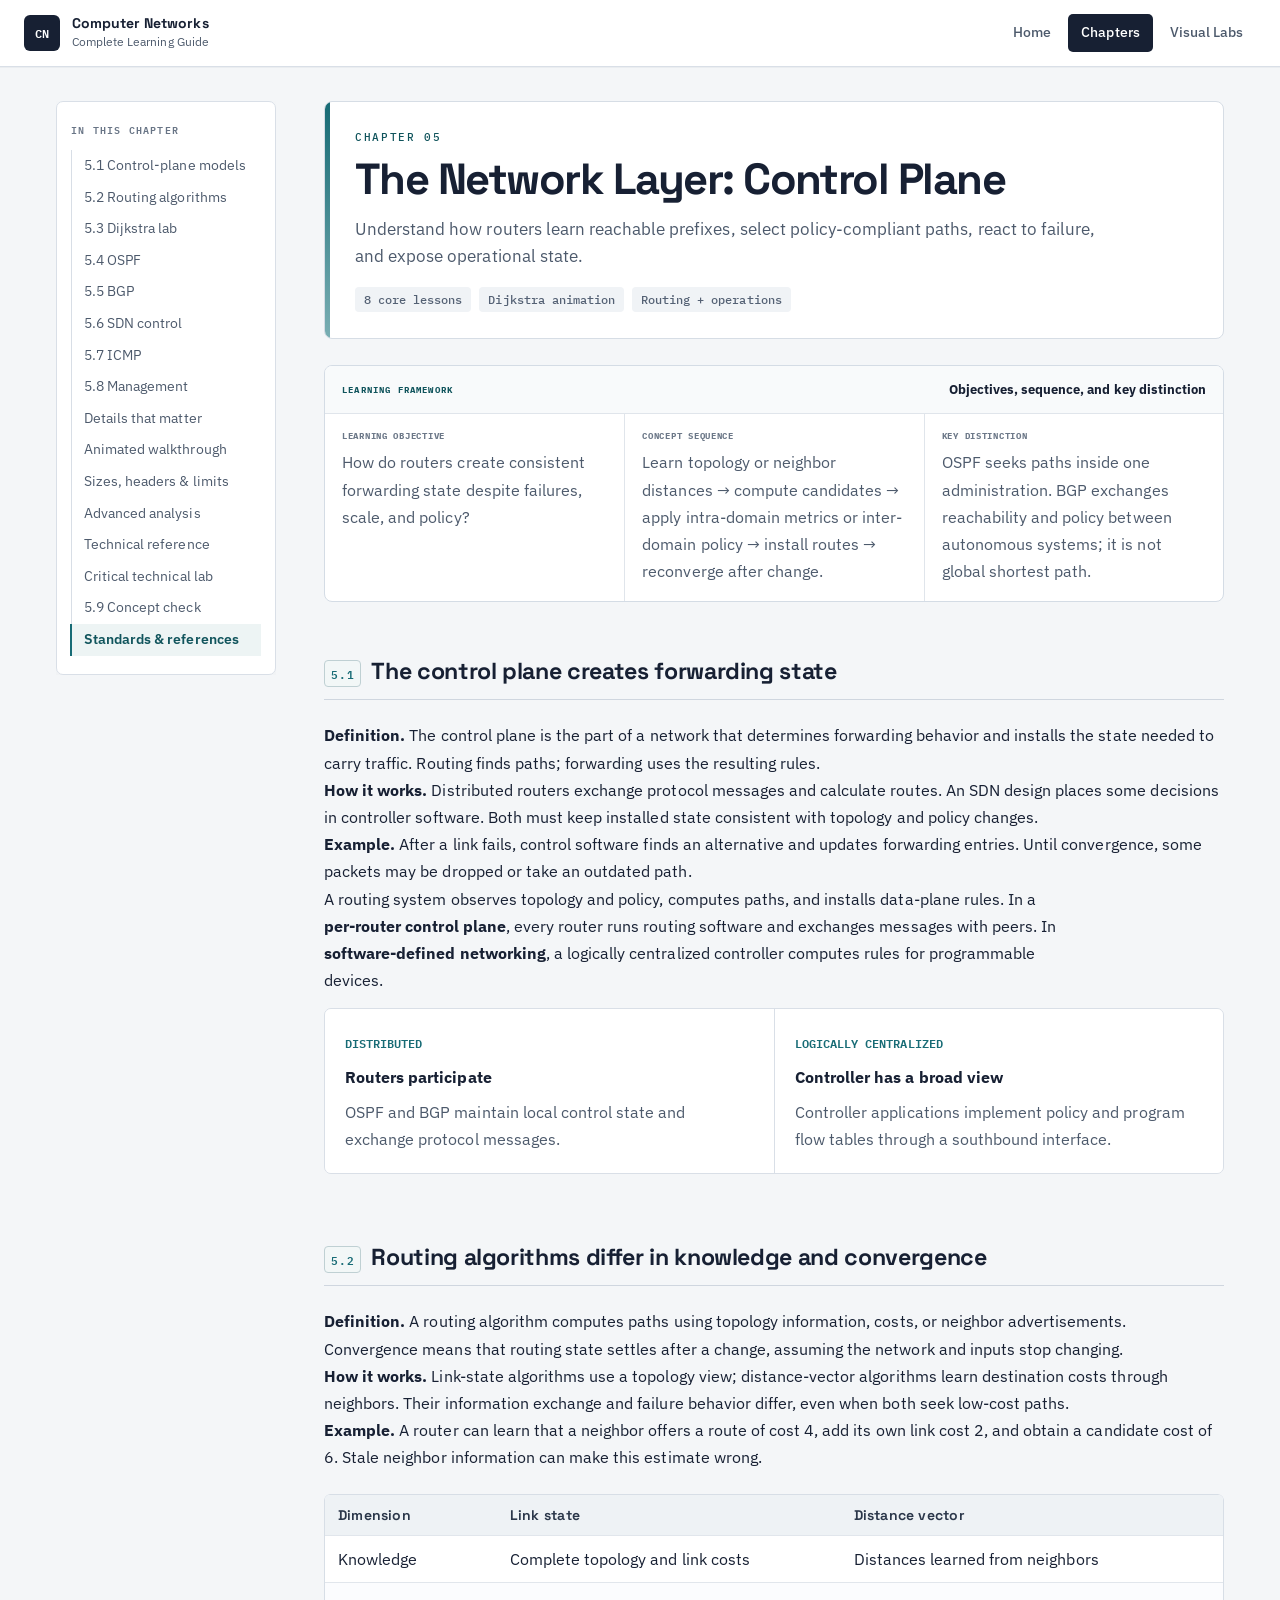
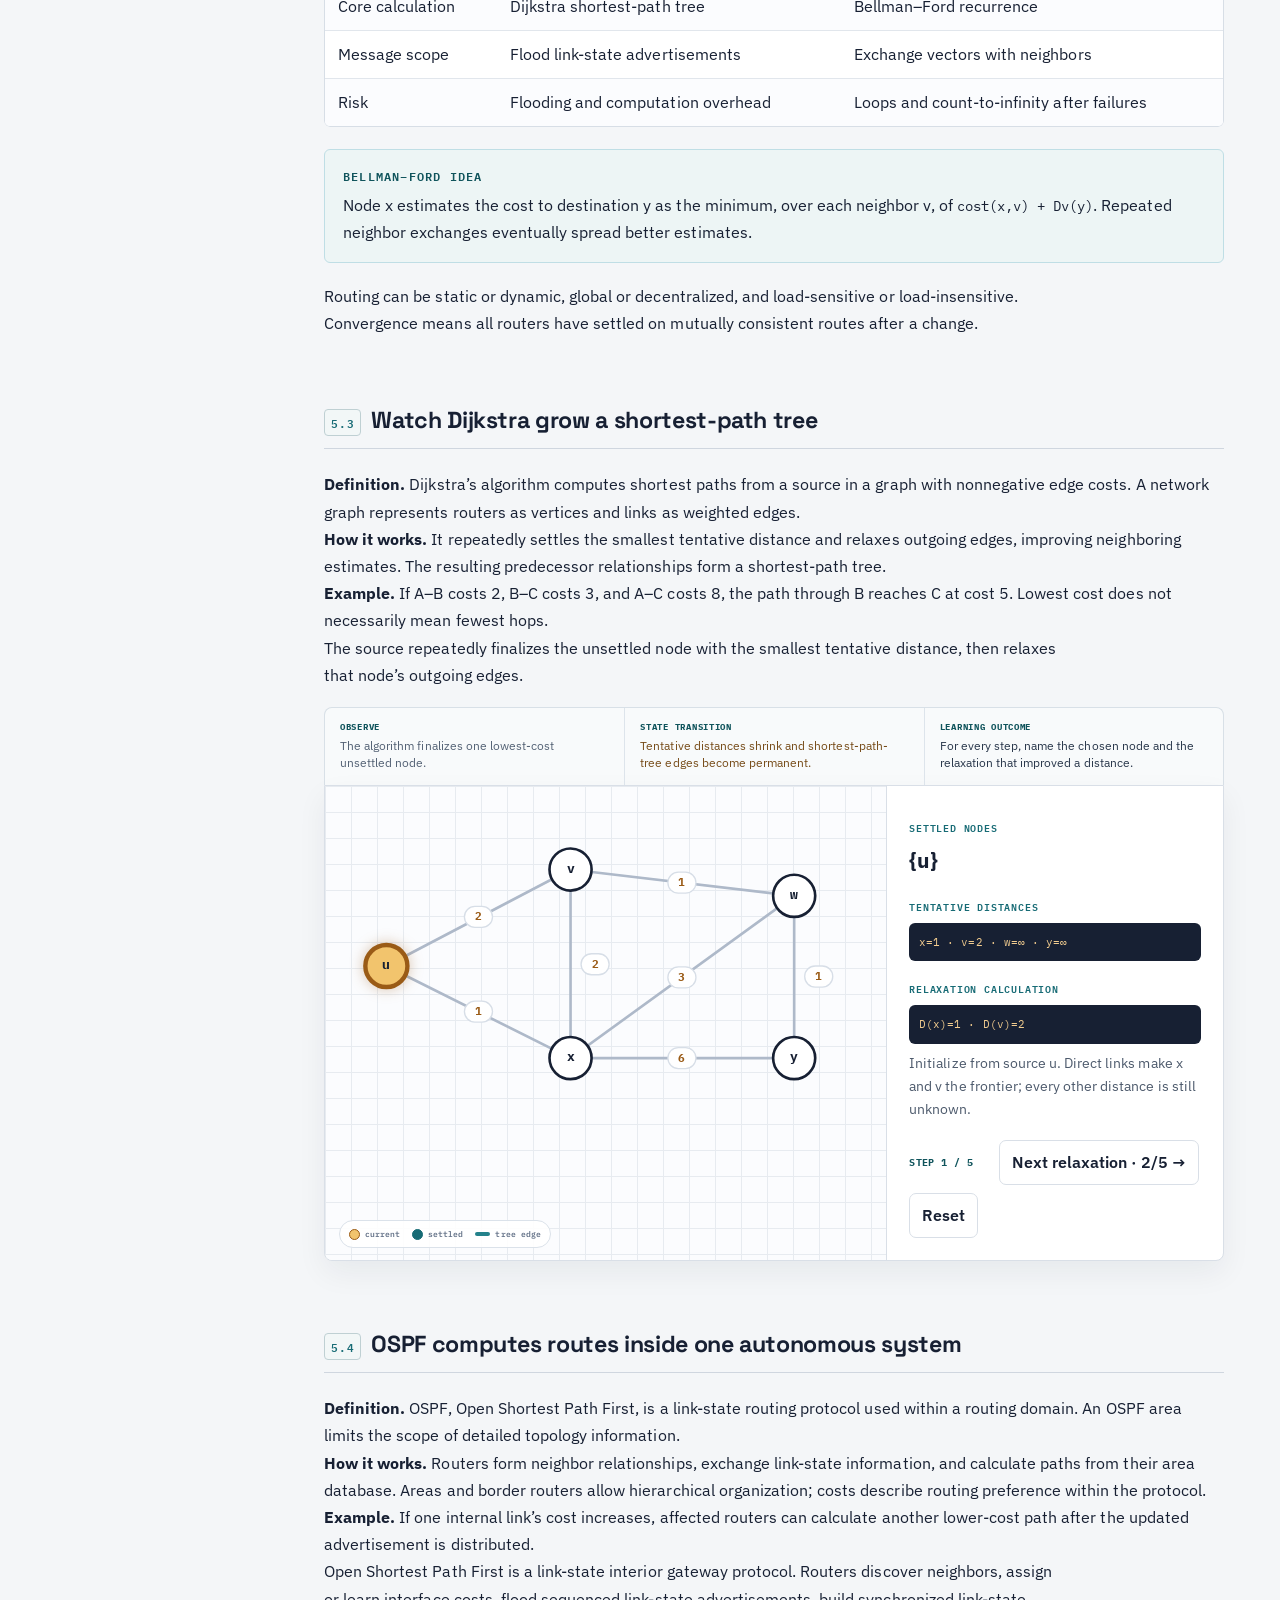
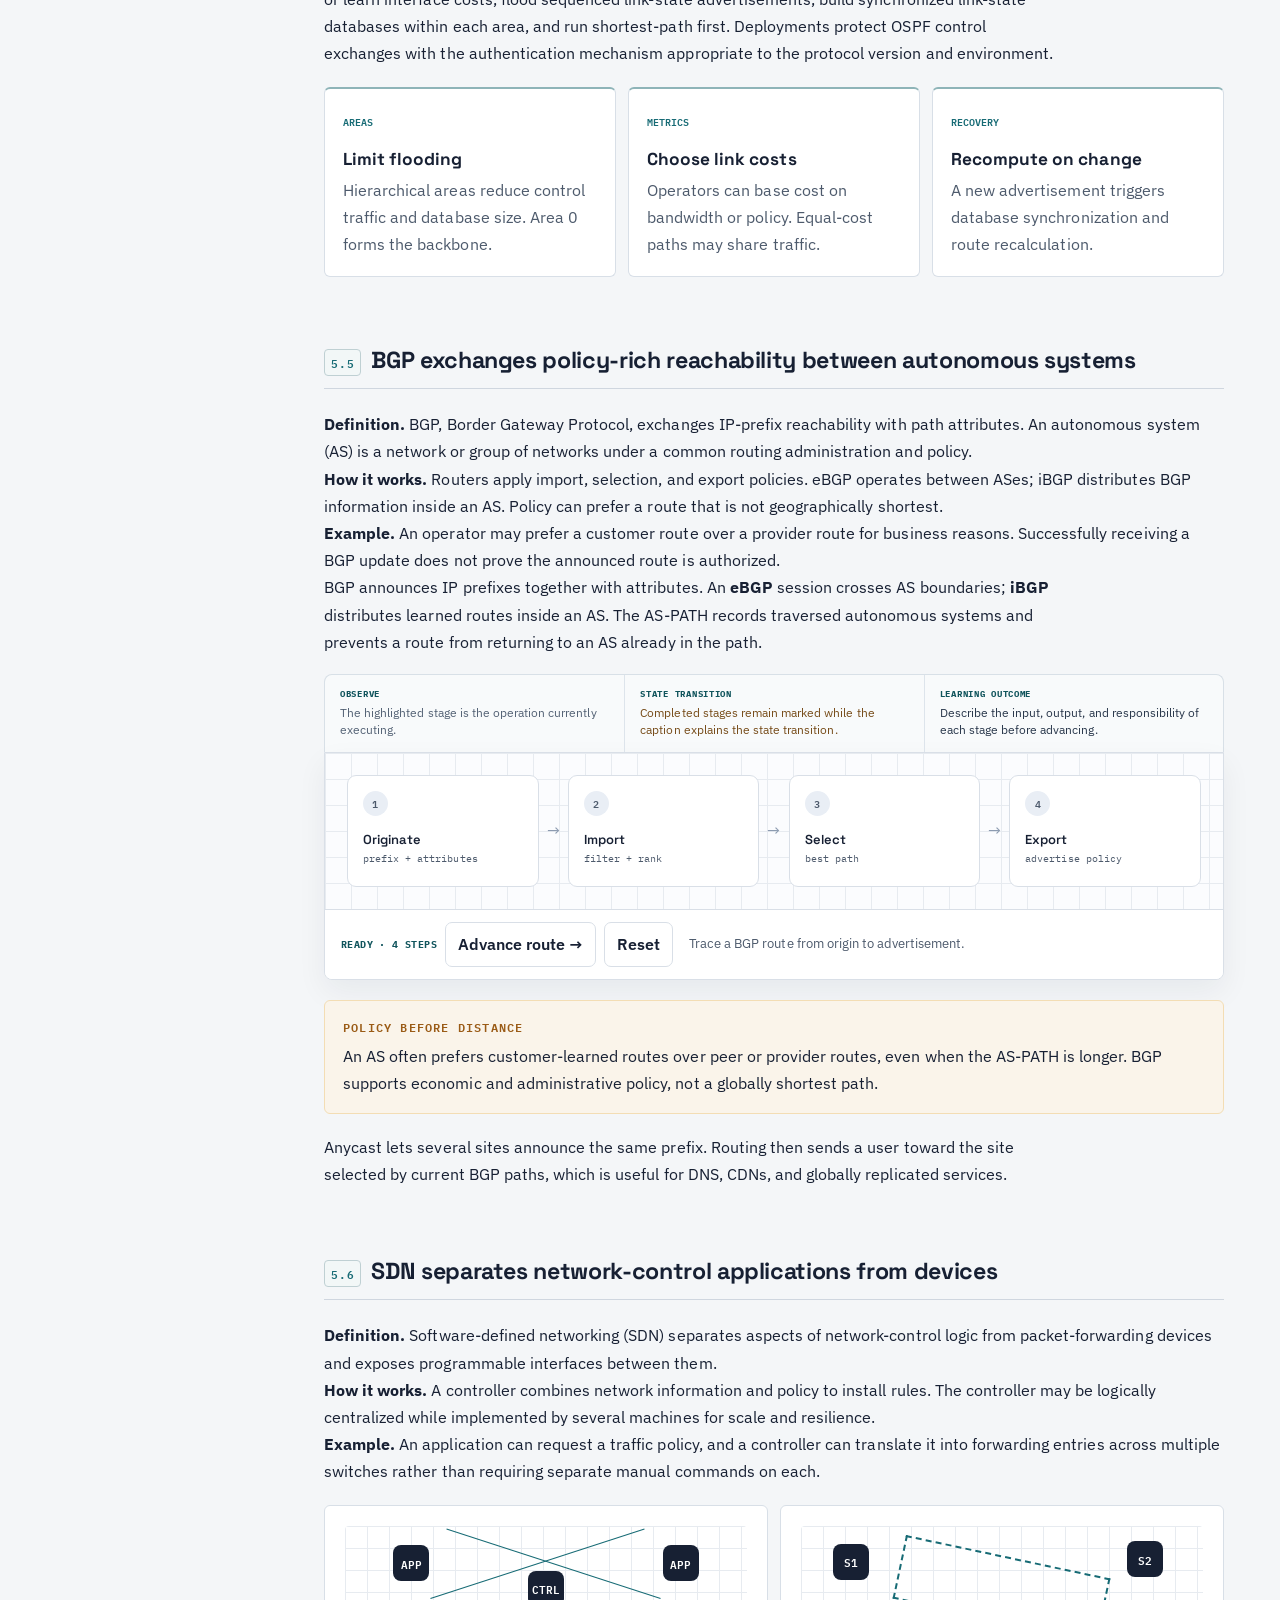
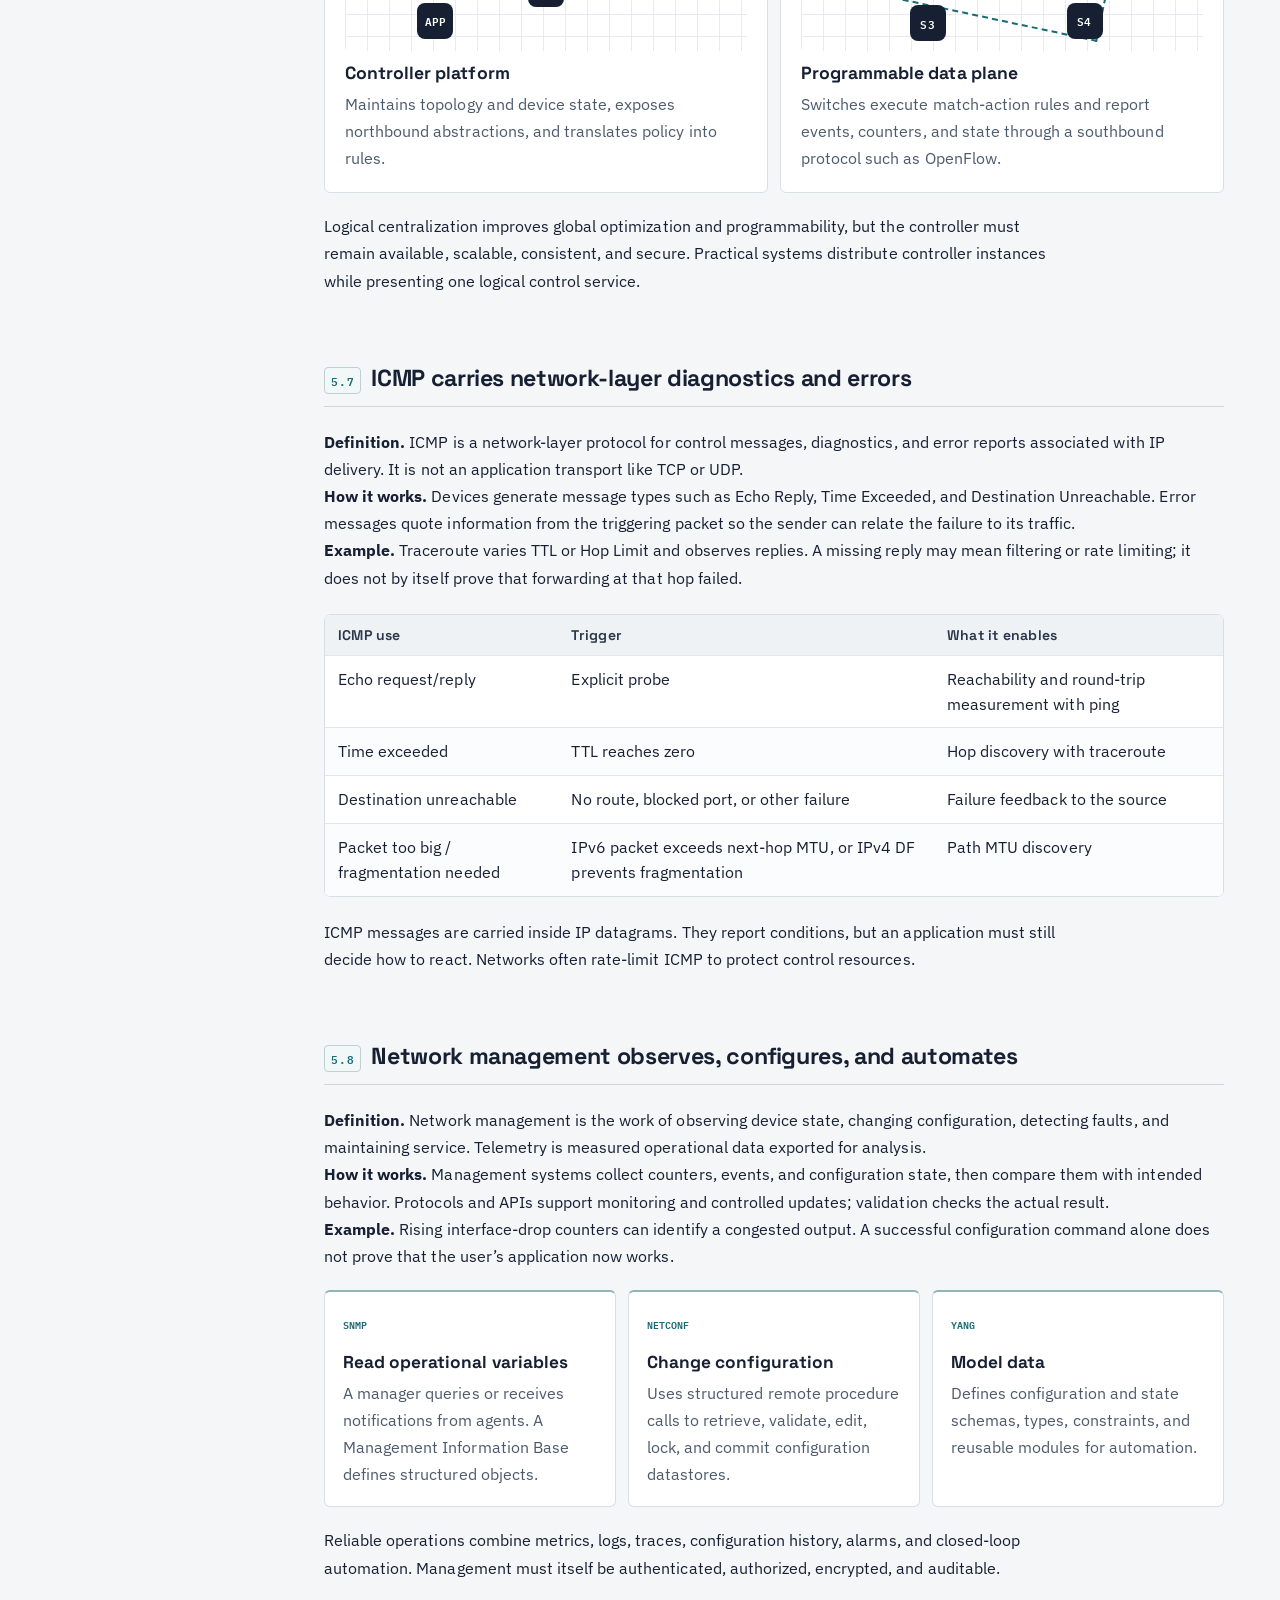
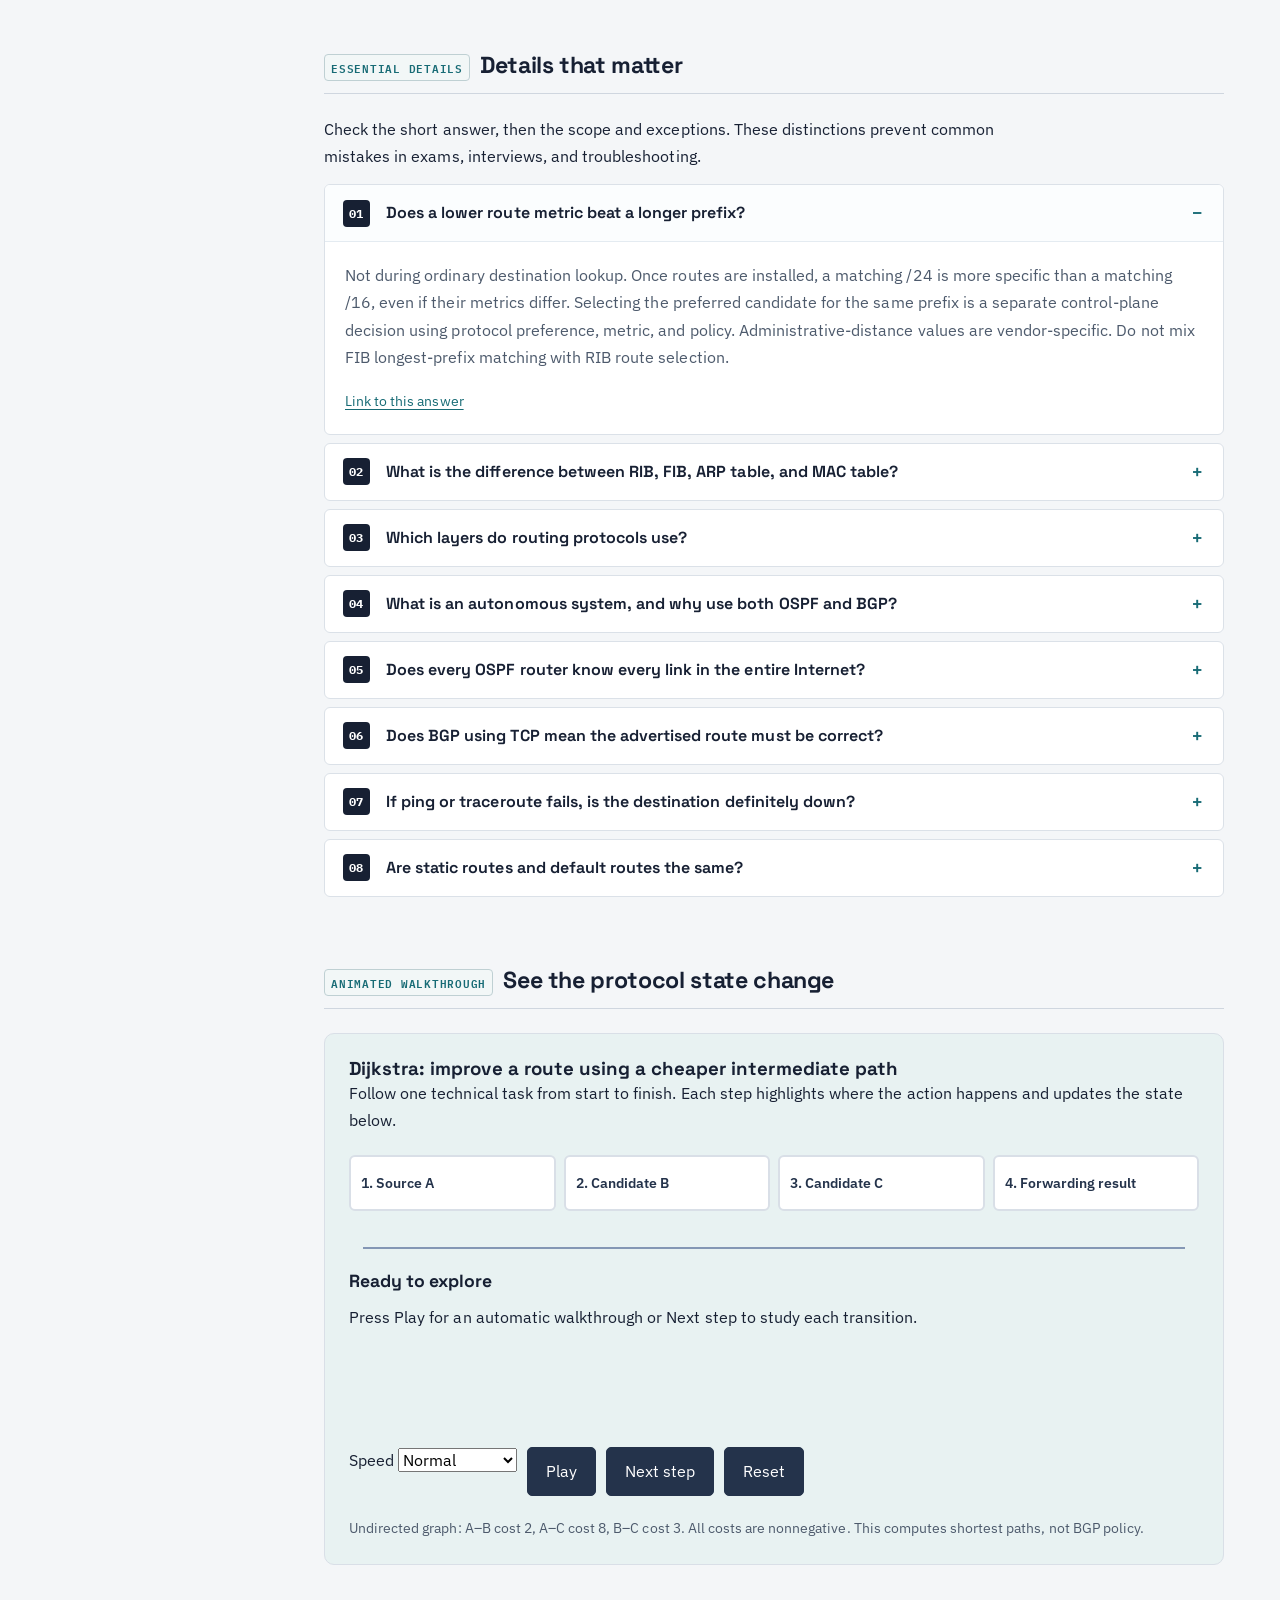
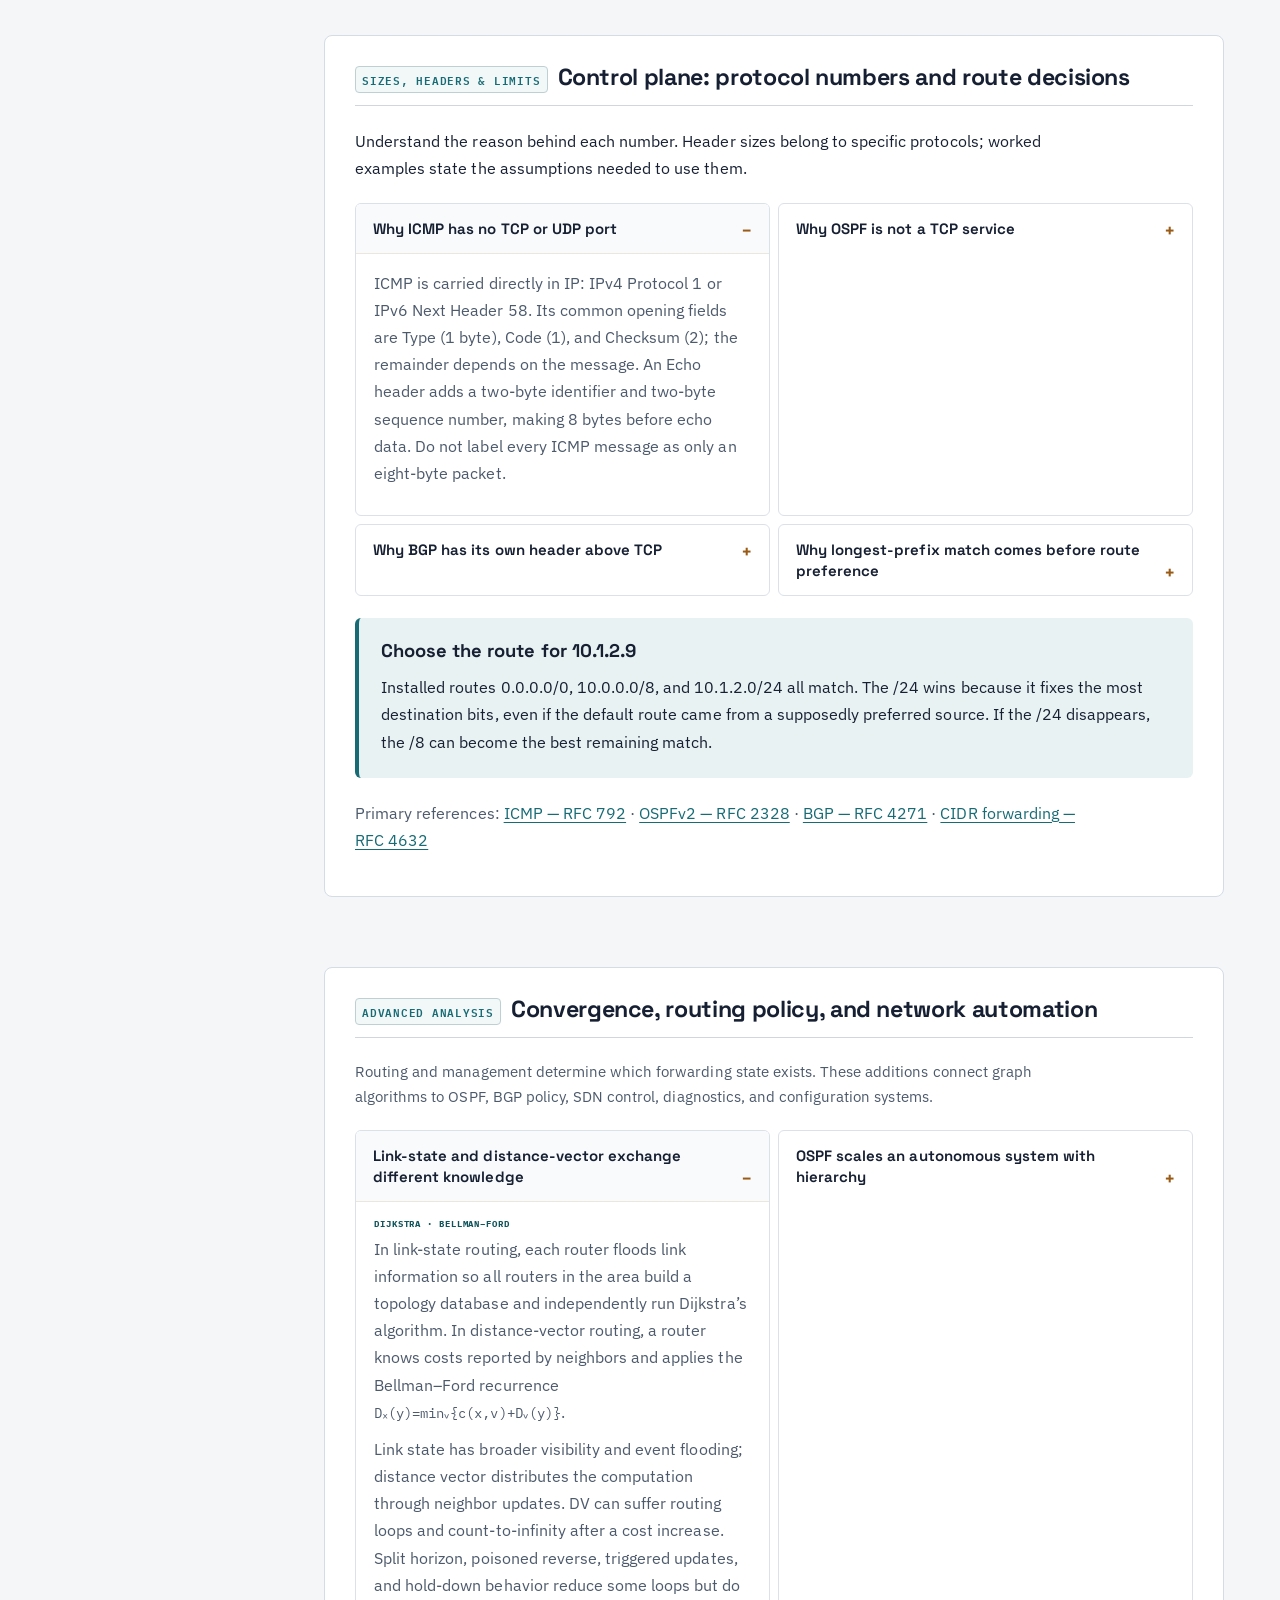
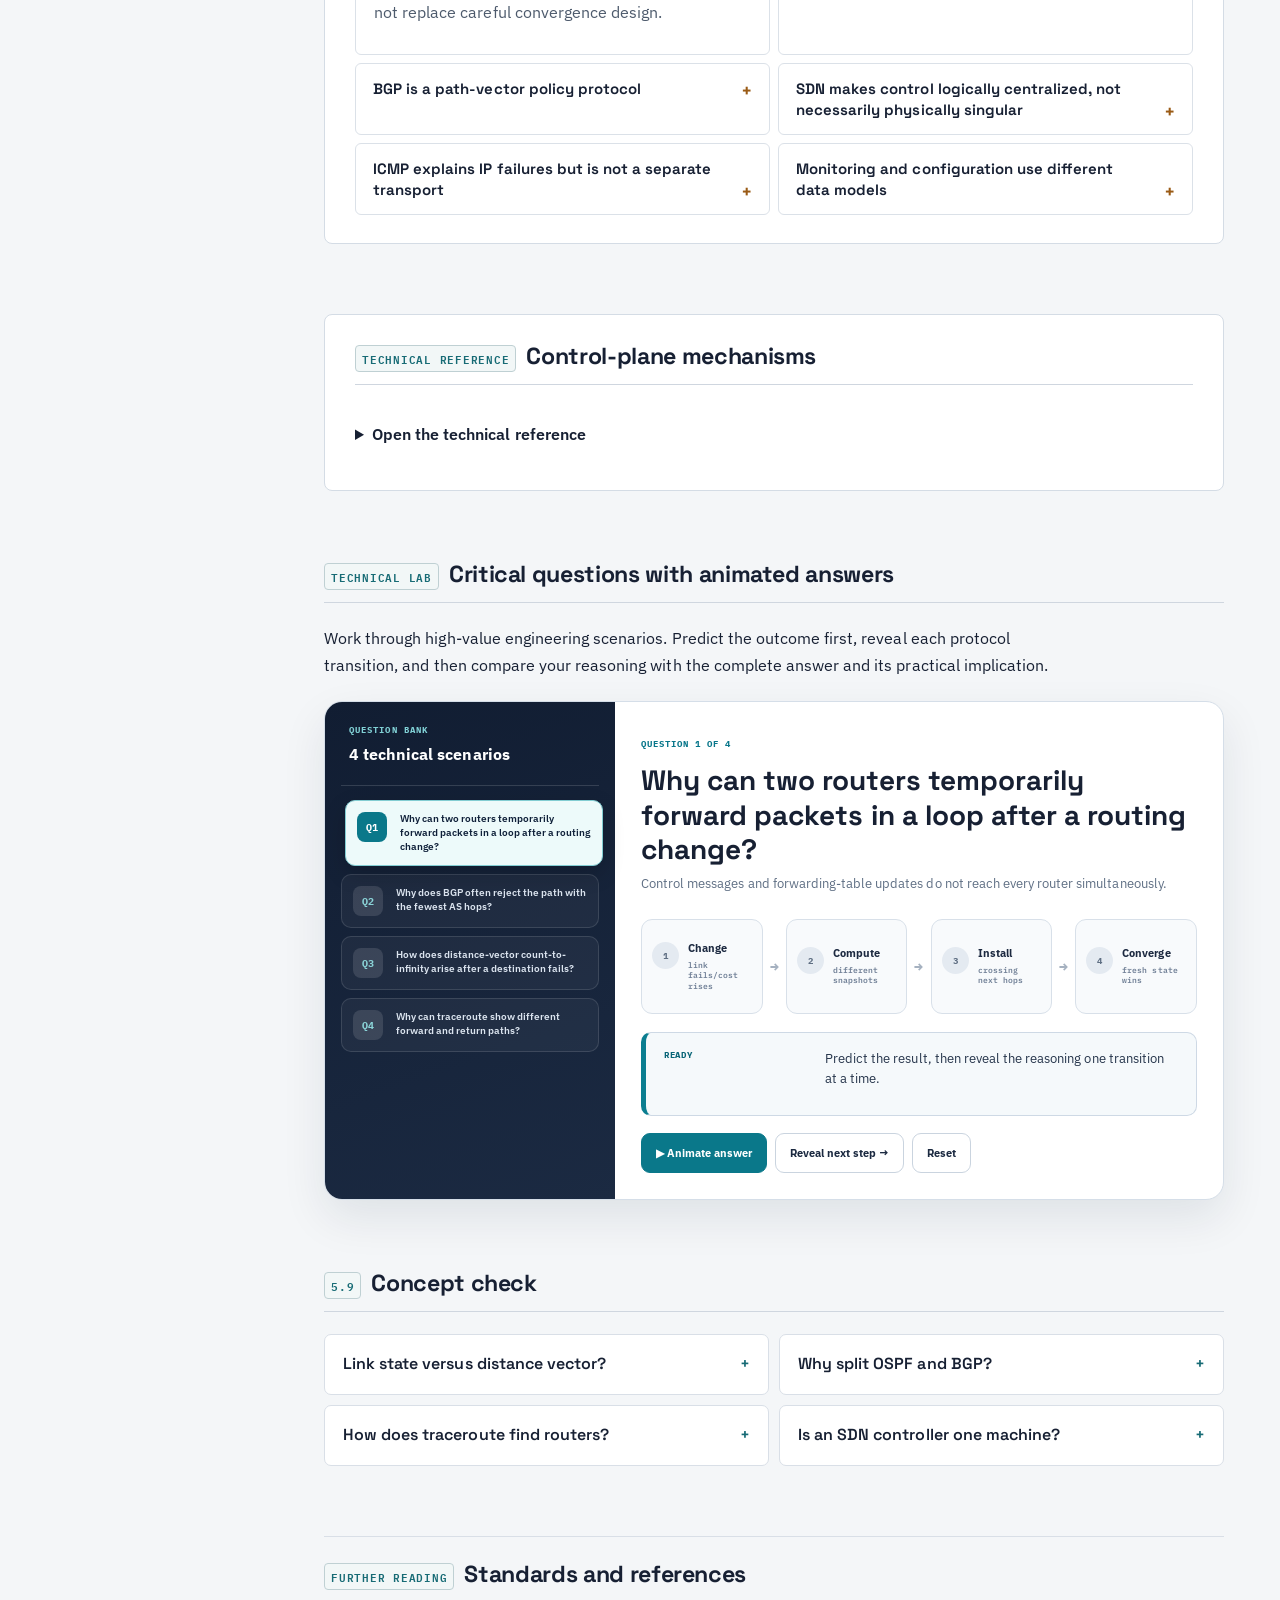
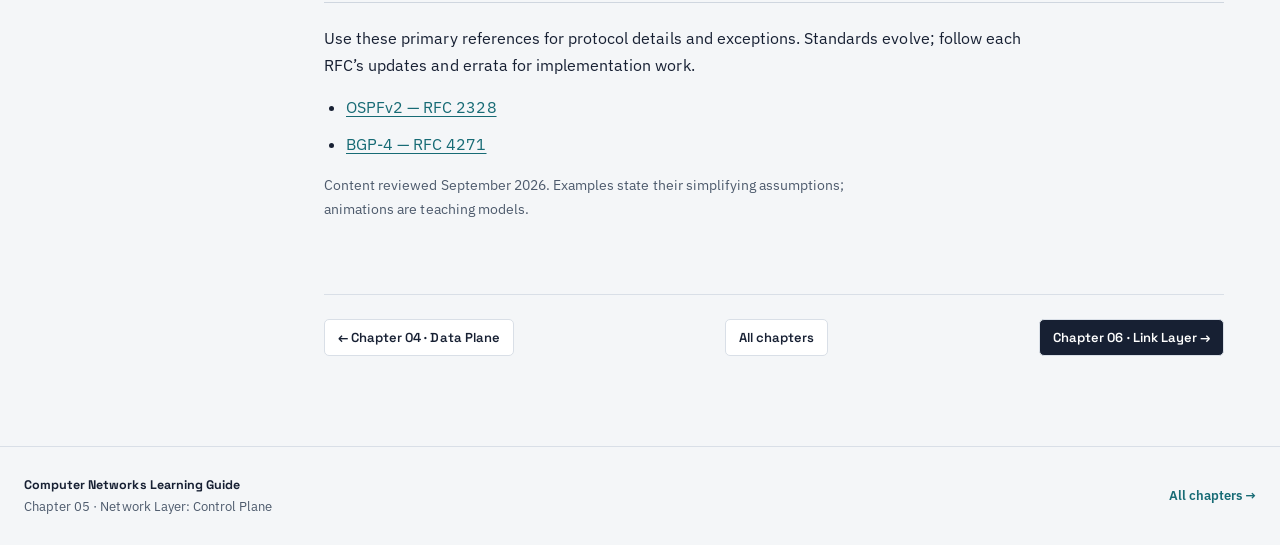
<file: chapter5.html>
<!doctype html><html lang="en"><head><meta charset="utf-8"><meta name="viewport" content="width=device-width, initial-scale=1"><meta name="description" content="Network-layer control plane: routing algorithms, OSPF, BGP, SDN, ICMP, SNMP, NETCONF, and YANG."><title>Chapter 5 · Network Layer: Control Plane</title><link rel="preconnect" href="https://fonts.googleapis.com"><link href="https://fonts.googleapis.com/css2?family=Space+Grotesk:wght@500;600;700&family=IBM+Plex+Sans:wght@400;500;600&family=IBM+Plex+Mono:wght@400;600&display=swap" rel="stylesheet"><link rel="icon" href="favicon.svg"><link rel="stylesheet" href="styles.css?v=35"><link rel="stylesheet" href="technical-walkthroughs.css?v=1"></head>
<body class="chapter-page"><a class="skip-link" href="#chapter-content">Skip to chapter content</a><div class="reading-progress" aria-hidden="true"><span id="progressBar"></span></div><header class="site-header"><nav class="nav" aria-label="Main navigation"><a class="brand" href="index.html"><span class="brand-mark">CN</span><span class="brand-text"><strong>Computer Networks</strong><span>Complete Learning Guide</span></span></a><ul class="nav-links"><li><a href="index.html">Home</a></li><li><a class="active" href="topics.html">Chapters</a></li><li><a href="#routing-lab">Visual Labs</a></li></ul></nav></header>
<main class="chapter-layout"><header class="chapter-masthead"><p class="chapter-kicker">Chapter 05</p><h1>The Network Layer: Control Plane</h1><p class="chapter-intro">Understand how routers learn reachable prefixes, select policy-compliant paths, react to failure, and expose operational state.</p><div class="chapter-meta"><span>8 core lessons</span><span>Dijkstra animation</span><span>Routing + operations</span></div></header>
<aside class="toc" aria-label="Chapter contents"><div class="toc-card"><h2>In this chapter</h2><ol><li><a class="current" href="#overview">5.1 Control-plane models</a></li><li><a href="#algorithms">5.2 Routing algorithms</a></li><li><a href="#routing-lab">5.3 Dijkstra lab</a></li><li><a href="#ospf">5.4 OSPF</a></li><li><a href="#bgp">5.5 BGP</a></li><li><a href="#sdn">5.6 SDN control</a></li><li><a href="#icmp">5.7 ICMP</a></li><li><a href="#management">5.8 Management</a></li><li><a href="#essential-details">Details that matter</a></li><li><a href="#technical-walkthrough">Animated walkthrough</a></li><li><a href="#layer-details">Sizes, headers &amp; limits</a></li><li><a href="#book-scan">Advanced analysis</a></li><li><a href="#master-reference">Technical reference</a></li><li><a href="#critical-questions">Critical technical lab</a></li><li><a href="#review">5.9 Concept check</a></li><li><a href="#sources">Standards &amp; references</a></li></ol></div></aside>
<article class="chapter-body" id="chapter-content"><section class="chapter-orientation" aria-label="Chapter roadmap"><div class="orientation-title"><span>LEARNING FRAMEWORK</span><b>Objectives, sequence, and key distinction</b></div><div class="orientation-grid"><article><span>LEARNING OBJECTIVE</span><p>How do routers create consistent forwarding state despite failures, scale, and policy?</p></article><article><span>CONCEPT SEQUENCE</span><p>Learn topology or neighbor distances → compute candidates → apply intra-domain metrics or inter-domain policy → install routes → reconverge after change.</p></article><article><span>KEY DISTINCTION</span><p>OSPF seeks paths inside one administration. BGP exchanges reachability and policy between autonomous systems; it is not global shortest path.</p></article></div></section><section class="chapter-section" id="overview"><h2><span>5.1</span> The control plane creates forwarding state</h2><!-- foundation-overview:start --><div class="concept-foundation"><p><strong>Definition.</strong> The control plane is the part of a network that determines forwarding behavior and installs the state needed to carry traffic. Routing finds paths; forwarding uses the resulting rules.</p><p><strong>How it works.</strong> Distributed routers exchange protocol messages and calculate routes. An SDN design places some decisions in controller software. Both must keep installed state consistent with topology and policy changes.</p><p><strong>Example.</strong> After a link fails, control software finds an alternative and updates forwarding entries. Until convergence, some packets may be dropped or take an outdated path.</p></div><!-- foundation-overview:end --><p>A routing system observes topology and policy, computes paths, and installs data-plane rules. In a <b>per-router control plane</b>, every router runs routing software and exchanges messages with peers. In <b>software-defined networking</b>, a logically centralized controller computes rules for programmable devices.</p><div class="compare-strip"><div><span>DISTRIBUTED</span><b>Routers participate</b><p>OSPF and BGP maintain local control state and exchange protocol messages.</p></div><div><span>LOGICALLY CENTRALIZED</span><b>Controller has a broad view</b><p>Controller applications implement policy and program flow tables through a southbound interface.</p></div></div></section>
<section class="chapter-section" id="algorithms"><h2><span>5.2</span> Routing algorithms differ in knowledge and convergence</h2><!-- foundation-algorithms:start --><div class="concept-foundation"><p><strong>Definition.</strong> A routing algorithm computes paths using topology information, costs, or neighbor advertisements. Convergence means that routing state settles after a change, assuming the network and inputs stop changing.</p><p><strong>How it works.</strong> Link-state algorithms use a topology view; distance-vector algorithms learn destination costs through neighbors. Their information exchange and failure behavior differ, even when both seek low-cost paths.</p><p><strong>Example.</strong> A router can learn that a neighbor offers a route of cost 4, add its own link cost 2, and obtain a candidate cost of 6. Stale neighbor information can make this estimate wrong.</p></div><!-- foundation-algorithms:end --><div class="table-scroll" tabindex="0" role="region" aria-label="Reference table"><table class="data-table"><thead><tr><th>Dimension</th><th>Link state</th><th>Distance vector</th></tr></thead><tbody><tr><td>Knowledge</td><td>Complete topology and link costs</td><td>Distances learned from neighbors</td></tr><tr><td>Core calculation</td><td>Dijkstra shortest-path tree</td><td>Bellman–Ford recurrence</td></tr><tr><td>Message scope</td><td>Flood link-state advertisements</td><td>Exchange vectors with neighbors</td></tr><tr><td>Risk</td><td>Flooding and computation overhead</td><td>Loops and count-to-infinity after failures</td></tr></tbody></table></div><div class="definition-box"><span>BELLMAN–FORD IDEA</span><p>Node x estimates the cost to destination y as the minimum, over each neighbor v, of <code>cost(x,v) + Dv(y)</code>. Repeated neighbor exchanges eventually spread better estimates.</p></div><p>Routing can be static or dynamic, global or decentralized, and load-sensitive or load-insensitive. Convergence means all routers have settled on mutually consistent routes after a change.</p></section>
<section class="chapter-section" id="routing-lab"><h2><span>5.3</span> Watch Dijkstra grow a shortest-path tree</h2><!-- foundation-routing-lab:start --><div class="concept-foundation"><p><strong>Definition.</strong> Dijkstra’s algorithm computes shortest paths from a source in a graph with nonnegative edge costs. A network graph represents routers as vertices and links as weighted edges.</p><p><strong>How it works.</strong> It repeatedly settles the smallest tentative distance and relaxes outgoing edges, improving neighboring estimates. The resulting predecessor relationships form a shortest-path tree.</p><p><strong>Example.</strong> If A–B costs 2, B–C costs 3, and A–C costs 8, the path through B reaches C at cost 5. Lowest cost does not necessarily mean fewest hops.</p></div><!-- foundation-routing-lab:end --><p>The source repeatedly finalizes the unsettled node with the smallest tentative distance, then relaxes that node’s outgoing edges.</p><div class="routing-lab" id="routingLab"><div class="route-graph" aria-label="Weighted graph. Edge labels are link costs."><svg class="route-svg" viewBox="0 0 640 360" role="img" aria-labelledby="routeGraphTitle routeGraphDesc"><title id="routeGraphTitle">Weighted network used by Dijkstra's algorithm</title><desc id="routeGraphDesc">Five nodes named u, v, w, x, and y connected by seven weighted links.</desc><g class="graph-edge e-uv"><line x1="70" y1="180" x2="280" y2="70"/><rect x="159" y="112" width="32" height="24" rx="12"/><text x="175" y="128">2</text></g><g class="graph-edge e-ux"><line x1="70" y1="180" x2="280" y2="285"/><rect x="159" y="220" width="32" height="24" rx="12"/><text x="175" y="236">1</text></g><g class="graph-edge e-xv"><line x1="280" y1="285" x2="280" y2="70"/><rect x="292" y="166" width="32" height="24" rx="12"/><text x="308" y="182">2</text></g><g class="graph-edge e-xw"><line x1="280" y1="285" x2="535" y2="100"/><rect x="391" y="181" width="32" height="24" rx="12"/><text x="407" y="197">3</text></g><g class="graph-edge e-vw"><line x1="280" y1="70" x2="535" y2="100"/><rect x="391" y="73" width="32" height="24" rx="12"/><text x="407" y="89">1</text></g><g class="graph-edge e-wy"><line x1="535" y1="100" x2="535" y2="285"/><rect x="547" y="180" width="32" height="24" rx="12"/><text x="563" y="196">1</text></g><g class="graph-edge e-xy"><line x1="280" y1="285" x2="535" y2="285"/><rect x="391" y="273" width="32" height="24" rx="12"/><text x="407" y="289">6</text></g><g class="graph-node" data-node="u" transform="translate(70 180)"><circle r="24"/><text>u</text></g><g class="graph-node" data-node="v" transform="translate(280 70)"><circle r="24"/><text>v</text></g><g class="graph-node" data-node="x" transform="translate(280 285)"><circle r="24"/><text>x</text></g><g class="graph-node" data-node="w" transform="translate(535 100)"><circle r="24"/><text>w</text></g><g class="graph-node" data-node="y" transform="translate(535 285)"><circle r="24"/><text>y</text></g></svg><div class="route-legend" aria-hidden="true"><span class="current-key">current</span><span class="settled-key">settled</span><span class="tree-key">tree edge</span></div></div><div class="route-state"><span>SETTLED NODES</span><b id="routeSettled">{u}</b><span>TENTATIVE DISTANCES</span><code id="routeDistances">x=1 · v=2 · w=∞ · y=∞</code><span>RELAXATION CALCULATION</span><code id="routeCalculation">D(x)=1 · D(v)=2</code><p id="routeExplanation">Start at u. Directly known costs initialize the frontier.</p><div class="flow-controls"><button id="routeNext" type="button">Next relaxation →</button><button id="routeReset" type="button">Reset</button></div></div></div></section>
<section class="chapter-section" id="ospf"><h2><span>5.4</span> OSPF computes routes inside one autonomous system</h2><!-- foundation-ospf:start --><div class="concept-foundation"><p><strong>Definition.</strong> OSPF, Open Shortest Path First, is a link-state routing protocol used within a routing domain. An OSPF area limits the scope of detailed topology information.</p><p><strong>How it works.</strong> Routers form neighbor relationships, exchange link-state information, and calculate paths from their area database. Areas and border routers allow hierarchical organization; costs describe routing preference within the protocol.</p><p><strong>Example.</strong> If one internal link’s cost increases, affected routers can calculate another lower-cost path after the updated advertisement is distributed.</p></div><!-- foundation-ospf:end --><p>Open Shortest Path First is a link-state interior gateway protocol. Routers discover neighbors, assign or learn interface costs, flood sequenced link-state advertisements, build synchronized link-state databases within each area, and run shortest-path first. Deployments protect OSPF control exchanges with the authentication mechanism appropriate to the protocol version and environment.</p><div class="concept-grid three"><article><b>AREAS</b><h3>Limit flooding</h3><p>Hierarchical areas reduce control traffic and database size. Area 0 forms the backbone.</p></article><article><b>METRICS</b><h3>Choose link costs</h3><p>Operators can base cost on bandwidth or policy. Equal-cost paths may share traffic.</p></article><article><b>RECOVERY</b><h3>Recompute on change</h3><p>A new advertisement triggers database synchronization and route recalculation.</p></article></div></section>
<section class="chapter-section" id="bgp"><h2><span>5.5</span> BGP exchanges policy-rich reachability between autonomous systems</h2><!-- foundation-bgp:start --><div class="concept-foundation"><p><strong>Definition.</strong> BGP, Border Gateway Protocol, exchanges IP-prefix reachability with path attributes. An autonomous system (AS) is a network or group of networks under a common routing administration and policy.</p><p><strong>How it works.</strong> Routers apply import, selection, and export policies. eBGP operates between ASes; iBGP distributes BGP information inside an AS. Policy can prefer a route that is not geographically shortest.</p><p><strong>Example.</strong> An operator may prefer a customer route over a provider route for business reasons. Successfully receiving a BGP update does not prove the announced route is authorized.</p></div><!-- foundation-bgp:end --><p>BGP announces IP prefixes together with attributes. An <b>eBGP</b> session crosses AS boundaries; <b>iBGP</b> distributes learned routes inside an AS. The AS-PATH records traversed autonomous systems and prevents a route from returning to an AS already in the path.</p><div class="guided-flow" data-stepper><div class="flow-track"><div data-flow-step data-caption="A network originates its prefix and attaches route attributes."><b>1</b><span>Originate<small>prefix + attributes</small></span></div><i>→</i><div data-flow-step data-caption="Each AS imports or rejects the route according to business and security policy."><b>2</b><span>Import<small>filter + rank</small></span></div><i>→</i><div data-flow-step data-caption="BGP selects one best route using local preference, path properties, and tie breakers."><b>3</b><span>Select<small>best path</small></span></div><i>→</i><div data-flow-step data-caption="The AS exports the selected route only to neighbors allowed by policy."><b>4</b><span>Export<small>advertise policy</small></span></div></div><div class="flow-controls"><button type="button" data-flow-next>Advance route →</button><button type="button" data-flow-reset>Reset</button><p data-flow-caption>Trace a BGP route from origin to advertisement.</p></div></div><div class="note-box"><span>POLICY BEFORE DISTANCE</span><p>An AS often prefers customer-learned routes over peer or provider routes, even when the AS-PATH is longer. BGP supports economic and administrative policy, not a globally shortest path.</p></div><p>Anycast lets several sites announce the same prefix. Routing then sends a user toward the site selected by current BGP paths, which is useful for DNS, CDNs, and globally replicated services.</p></section>
<section class="chapter-section" id="sdn"><h2><span>5.6</span> SDN separates network-control applications from devices</h2><!-- foundation-sdn:start --><div class="concept-foundation"><p><strong>Definition.</strong> Software-defined networking (SDN) separates aspects of network-control logic from packet-forwarding devices and exposes programmable interfaces between them.</p><p><strong>How it works.</strong> A controller combines network information and policy to install rules. The controller may be logically centralized while implemented by several machines for scale and resilience.</p><p><strong>Example.</strong> An application can request a traffic policy, and a controller can translate it into forwarding entries across multiple switches rather than requiring separate manual commands on each.</p></div><!-- foundation-sdn:end --><div class="architecture-grid"><article><div class="arch-diagram server"><i>CTRL</i><b>APP</b><b>APP</b><b>APP</b></div><h3>Controller platform</h3><p>Maintains topology and device state, exposes northbound abstractions, and translates policy into rules.</p></article><article><div class="arch-diagram peer"><b>S1</b><b>S2</b><b>S3</b><b>S4</b></div><h3>Programmable data plane</h3><p>Switches execute match-action rules and report events, counters, and state through a southbound protocol such as OpenFlow.</p></article></div><p>Logical centralization improves global optimization and programmability, but the controller must remain available, scalable, consistent, and secure. Practical systems distribute controller instances while presenting one logical control service.</p></section>
<section class="chapter-section" id="icmp"><h2><span>5.7</span> ICMP carries network-layer diagnostics and errors</h2><!-- foundation-icmp:start --><div class="concept-foundation"><p><strong>Definition.</strong> ICMP is a network-layer protocol for control messages, diagnostics, and error reports associated with IP delivery. It is not an application transport like TCP or UDP.</p><p><strong>How it works.</strong> Devices generate message types such as Echo Reply, Time Exceeded, and Destination Unreachable. Error messages quote information from the triggering packet so the sender can relate the failure to its traffic.</p><p><strong>Example.</strong> Traceroute varies TTL or Hop Limit and observes replies. A missing reply may mean filtering or rate limiting; it does not by itself prove that forwarding at that hop failed.</p></div><!-- foundation-icmp:end --><div class="table-scroll" tabindex="0" role="region" aria-label="Reference table"><table class="data-table"><thead><tr><th>ICMP use</th><th>Trigger</th><th>What it enables</th></tr></thead><tbody><tr><td>Echo request/reply</td><td>Explicit probe</td><td>Reachability and round-trip measurement with ping</td></tr><tr><td>Time exceeded</td><td>TTL reaches zero</td><td>Hop discovery with traceroute</td></tr><tr><td>Destination unreachable</td><td>No route, blocked port, or other failure</td><td>Failure feedback to the source</td></tr><tr><td>Packet too big / fragmentation needed</td><td>IPv6 packet exceeds next-hop MTU, or IPv4 DF prevents fragmentation</td><td>Path MTU discovery</td></tr></tbody></table></div><p>ICMP messages are carried inside IP datagrams. They report conditions, but an application must still decide how to react. Networks often rate-limit ICMP to protect control resources.</p></section>
<section class="chapter-section" id="management"><h2><span>5.8</span> Network management observes, configures, and automates</h2><!-- foundation-management:start --><div class="concept-foundation"><p><strong>Definition.</strong> Network management is the work of observing device state, changing configuration, detecting faults, and maintaining service. Telemetry is measured operational data exported for analysis.</p><p><strong>How it works.</strong> Management systems collect counters, events, and configuration state, then compare them with intended behavior. Protocols and APIs support monitoring and controlled updates; validation checks the actual result.</p><p><strong>Example.</strong> Rising interface-drop counters can identify a congested output. A successful configuration command alone does not prove that the user’s application now works.</p></div><!-- foundation-management:end --><div class="concept-grid three"><article><b>SNMP</b><h3>Read operational variables</h3><p>A manager queries or receives notifications from agents. A Management Information Base defines structured objects.</p></article><article><b>NETCONF</b><h3>Change configuration</h3><p>Uses structured remote procedure calls to retrieve, validate, edit, lock, and commit configuration datastores.</p></article><article><b>YANG</b><h3>Model data</h3><p>Defines configuration and state schemas, types, constraints, and reusable modules for automation.</p></article></div><p>Reliable operations combine metrics, logs, traces, configuration history, alarms, and closed-loop automation. Management must itself be authenticated, authorized, encrypted, and auditable.</p></section>

      <!-- essentials:start -->
<section class="chapter-section essentials" id="essential-details">
<h2><span>Essential details</span> Details that matter</h2>
<p>Check the short answer, then the scope and exceptions. These distinctions prevent common mistakes in exams, interviews, and troubleshooting.</p>

<div class="qa-list">
<details class="qa-item" id="route-selection-order" open><summary><span class="qa-number">01</span>Does a lower route metric beat a longer prefix?</summary><div class="qa-answer"><p>Not during ordinary destination lookup. Once routes are installed, a matching /24 is more specific than a matching /16, even if their metrics differ. Selecting the preferred candidate for the same prefix is a separate control-plane decision using protocol preference, metric, and policy. Administrative-distance values are vendor-specific. Do not mix FIB longest-prefix matching with RIB route selection.</p><a class="answer-permalink" href="#route-selection-order">Link to this answer</a></div></details>
<details class="qa-item" id="routing-tables"><summary><span class="qa-number">02</span>What is the difference between RIB, FIB, ARP table, and MAC table?</summary><div class="qa-answer"><p>The RIB holds routing candidates and selected routes. The FIB supports packet forwarding. An ARP or Neighbor Discovery cache resolves a local next-hop IP address to link-layer information. A switch MAC table maps a MAC address and VLAN to a port. These structures cooperate but cannot substitute for one another: a route may exist even when neighbor resolution fails.</p><a class="answer-permalink" href="#routing-tables">Link to this answer</a></div></details>
<details class="qa-item" id="routing-protocol-layer"><summary><span class="qa-number">03</span>Which layers do routing protocols use?</summary><div class="qa-answer"><p>Routing is a network-layer control function, but its messages use different transports. OSPF runs directly over IP using protocol number 89; BGP uses TCP port 179; RIP commonly uses UDP port 520. A protocol’s purpose and the encapsulation of its messages are different classification questions. ICMP is carried directly in IP and does not have TCP or UDP ports.</p><a class="answer-permalink" href="#routing-protocol-layer">Link to this answer</a></div></details>
<details class="qa-item" id="as-and-igp"><summary><span class="qa-number">04</span>What is an autonomous system, and why use both OSPF and BGP?</summary><div class="qa-answer"><p>An autonomous system is a routing domain under a common administrative policy, identified by an AS number. An interior gateway protocol such as OSPF supplies internal reachability; BGP exchanges policy-driven prefix reachability and can distribute it internally using iBGP. An AS may span many locations and networks. It is not the same thing as a subnet or a single router.</p><a class="answer-permalink" href="#as-and-igp">Link to this answer</a></div></details>
<details class="qa-item" id="ospf-area"><summary><span class="qa-number">05</span>Does every OSPF router know every link in the entire Internet?</summary><div class="qa-answer"><p>No. OSPF’s topology knowledge is scoped to areas and the routing domain. Area border routers connect areas, with area 0 as the backbone in the normal hierarchy. External routes are advertised separately. Dijkstra computes paths from the available topology; it does not discover Internet-wide business policy or guarantee identical tables at every instant during convergence.</p><a class="answer-permalink" href="#ospf-area">Link to this answer</a></div></details>
<details class="qa-item" id="bgp-reliability"><summary><span class="qa-number">06</span>Does BGP using TCP mean the advertised route must be correct?</summary><div class="qa-answer"><p>No. Reliable message delivery does not establish authorization to originate a prefix, a safe export policy, or a working data path. Route filters, policy checks, and origin validation address other risks. A route can be syntactically valid and still be a leak or an unwanted path. Control-plane reachability and end-to-end application success require separate verification.</p><a class="answer-permalink" href="#bgp-reliability">Link to this answer</a></div></details>
<details class="qa-item" id="ping-traceroute"><summary><span class="qa-number">07</span>If ping or traceroute fails, is the destination definitely down?</summary><div class="qa-answer"><p>No. ICMP can be filtered or rate-limited while an application still works. Traceroute gradually raises TTL or Hop Limit and observes responses; probes can use UDP, ICMP, or TCP. Asterisks mean no response arrived for that probe, not proof that the hop is absent. Return paths, load balancing, and router response policies can make traces incomplete or asymmetric.</p><a class="answer-permalink" href="#ping-traceroute">Link to this answer</a></div></details>
<details class="qa-item" id="static-default"><summary><span class="qa-number">08</span>Are static routes and default routes the same?</summary><div class="qa-answer"><p>No. Static describes how a route is configured; default describes its prefix length. A static route may target a host, subnet, or default prefix. A default route may also be learned dynamically. The IPv4 default is 0.0.0.0/0; the IPv6 default is ::/0. It applies only when no more-specific route wins under the relevant policy.</p><a class="answer-permalink" href="#static-default">Link to this answer</a></div></details>
</div></section>
<!-- essentials:end -->
<section class="chapter-section" id="technical-walkthrough"><h2><span>Animated walkthrough</span> See the protocol state change</h2><div class="technical-walkthrough" data-technical-walkthrough="5"></div><noscript><p>Enable JavaScript for the step-by-step walkthrough. The chapter’s definitions, worked examples, and protocol explanations remain available below and above this section.</p></noscript></section>
<!-- layer-details:start -->
<section class="chapter-section scan-section" id="layer-details"><h2><span>Sizes, headers &amp; limits</span> Control plane: protocol numbers and route decisions</h2><p>Understand the reason behind each number. Header sizes belong to specific protocols; worked examples state the assumptions needed to use them.</p><div class="scan-grid"><details class="scan-card" open><summary>Why ICMP has no TCP or UDP port</summary><div class="scan-body"><p>ICMP is carried directly in IP: IPv4 Protocol 1 or IPv6 Next Header 58. Its common opening fields are Type (1 byte), Code (1), and Checksum (2); the remainder depends on the message. An Echo header adds a two-byte identifier and two-byte sequence number, making 8 bytes before echo data. Do not label every ICMP message as only an eight-byte packet.</p></div></details><details class="scan-card"><summary>Why OSPF is not a TCP service</summary><div class="scan-body"><p>OSPFv2 is carried directly in IPv4 with Protocol 89. Its common packet header is 24 bytes: version, type, length, router ID, area ID, checksum, authentication type, and authentication data. Hellos discover and maintain neighbors; link-state updates advertise topology. OSPFv3 has a different format, so the v2 header size is not universal.</p></div></details><details class="scan-card"><summary>Why BGP has its own header above TCP</summary><div class="scan-body"><p>BGP uses TCP port 179, but still needs application message boundaries. Its common header is 19 bytes: a 16-byte marker, two-byte length, and one-byte type. TCP reliability moves bytes; BGP policy decides which routes to accept, prefer, and advertise. A valid BGP session does not prove that a selected route works or that an origin is authorized.</p></div></details><details class="scan-card"><summary>Why longest-prefix match comes before route preference</summary><div class="scan-body"><p>Forwarding selects the most specific matching installed prefix. Route-source preferences and protocol metrics help choose candidate routes for a prefix; they do not make a default route beat an installed /24 for the same destination. Metrics from different routing protocols are not automatically comparable. Control-plane selection and per-packet forwarding are distinct steps.</p></div></details></div><div class="worked-example"><h3>Choose the route for 10.1.2.9</h3><p>Installed routes 0.0.0.0/0, 10.0.0.0/8, and 10.1.2.0/24 all match. The /24 wins because it fixes the most destination bits, even if the default route came from a supposedly preferred source. If the /24 disappears, the /8 can become the best remaining match.</p></div><p class="table-note">Primary references: <a href="https://www.rfc-editor.org/rfc/rfc792.html">ICMP — RFC 792</a> · <a href="https://www.rfc-editor.org/rfc/rfc2328.html">OSPFv2 — RFC 2328</a> · <a href="https://www.rfc-editor.org/rfc/rfc4271.html">BGP — RFC 4271</a> · <a href="https://www.rfc-editor.org/rfc/rfc4632.html">CIDR forwarding — RFC 4632</a></p></section>
<!-- layer-details:end -->
<section class="chapter-section scan-section" id="book-scan"><h2><span>Advanced analysis</span> Convergence, routing policy, and network automation</h2><p class="scan-intro">Routing and management determine which forwarding state exists. These additions connect graph algorithms to OSPF, BGP policy, SDN control, diagnostics, and configuration systems.</p><div class="scan-grid"><details class="scan-card" open><summary>Link-state and distance-vector exchange different knowledge</summary><div class="scan-body"><span class="scan-label">DIJKSTRA · BELLMAN–FORD</span><p>In link-state routing, each router floods link information so all routers in the area build a topology database and independently run Dijkstra’s algorithm. In distance-vector routing, a router knows costs reported by neighbors and applies the Bellman–Ford recurrence <code>Dₓ(y)=minᵥ{c(x,v)+Dᵥ(y)}</code>.</p><p>Link state has broader visibility and event flooding; distance vector distributes the computation through neighbor updates. DV can suffer routing loops and count-to-infinity after a cost increase. Split horizon, poisoned reverse, triggered updates, and hold-down behavior reduce some loops but do not replace careful convergence design.</p></div></details><details class="scan-card"><summary>OSPF scales an autonomous system with hierarchy</summary><div class="scan-body"><span class="scan-label">AREAS · LSAs · SPF</span><p>OSPF routers discover neighbors, form adjacencies, flood link-state advertisements, and compute shortest paths from the synchronized database for their area. Costs are administratively chosen and need not be simple physical distance.</p><p>Areas limit flooding and shortest-path computation. Area 0 forms the backbone; area border routers summarize or carry reachability between areas. Design must preserve backbone connectivity and avoid excessive summarization that hides necessary detail. Equal-cost paths can be installed together for multipath forwarding.</p></div></details><details class="scan-card"><summary>BGP is a path-vector policy protocol</summary><div class="scan-body"><span class="scan-label">AS_PATH · NEXT_HOP · LOCAL_PREF</span><p>BGP advertises reachable prefixes with attributes. AS_PATH records autonomous systems and rejects a route containing the receiver’s own AS, helping prevent loops. NEXT_HOP identifies where traffic should leave. LOCAL_PREF expresses policy inside one AS; MED can suggest an entry point to a neighbor; communities attach policy labels.</p><p>Selection typically applies local policy before path length. Export rules reflect business relationships: a network usually advertises customer routes broadly but does not provide free transit between two providers. IP anycast originates one prefix from several sites and lets routing policy direct each source toward a preferred instance.</p></div></details><details class="scan-card"><summary>SDN makes control logically centralized, not necessarily physically singular</summary><div class="scan-body"><span class="scan-label">APPLICATION · CONTROLLER · SOUTHBOUND</span><p>Network-control applications express goals such as routing, access policy, traffic engineering, or load balancing. A controller maintains a network-wide view and translates those goals into device rules. A southbound protocol such as OpenFlow carries flow modifications, statistics requests, port state, and packet-in events.</p><p>Controllers are replicated for availability and scale. The difficult problem is consistent state: devices and controller replicas may observe events at different times. Safe updates may require versioned rules and ordered installation so packets never traverse a partially programmed path.</p></div></details><details class="scan-card"><summary>ICMP explains IP failures but is not a separate transport</summary><div class="scan-body"><span class="scan-label">ERROR REPORTING · DIAGNOSTICS</span><p>ICMP messages are carried inside IP and report conditions such as destination unreachable, TTL expiration, parameter problems, and Packet Too Big. Echo Request/Reply supports ping. Traceroute provokes TTL expiration at successive hops, then recognizes a destination response.</p><p>An ICMP error includes part of the triggering packet so the source can associate it with a flow. ICMP may be filtered or rate-limited, so silence does not prove that the destination is down. ICMP errors describe forwarding outcomes; they do not repair the failed application transaction.</p></div></details><details class="scan-card"><summary>Monitoring and configuration use different data models</summary><div class="scan-body"><span class="scan-label">SNMP · MIB · NETCONF · YANG</span><p>SNMP represents managed variables in a Management Information Base. A manager can read values, sometimes set them, and receive asynchronous traps or informs. It is widely used for counters, status, and alerts.</p><p>NETCONF performs structured configuration operations and supports concepts such as candidate configuration, validation, commit, and rollback. YANG defines the schema, types, constraints, and hierarchy of configuration and operational data. Model-driven management reduces vendor-specific text parsing and enables automation to validate intended state before applying it.</p></div></details></div></section>

<section class="chapter-section master-reference" id="master-reference"><h2><span>Technical reference</span> Control-plane mechanisms</h2><details class="reference-disclosure"><summary>Open the technical reference</summary><p class="reference-intro">Routing computes paths under scale, failure, and policy. Modern control planes combine distributed protocols, logically centralized controllers, and management systems.</p><div class="reference-grid">
<article class="reference-block"><span>ROUTING MODELS</span><h3>Link state and distance vector</h3><p>Link-state routers flood link information so each router builds the same graph and runs Dijkstra. Distance-vector routers exchange destination costs with neighbors and repeatedly apply the Bellman–Ford relation. Link state needs topology dissemination and computation; distance vector uses local messages but may converge slowly and suffer count-to-infinity after failures.</p><div class="reference-equations"><p><b>Dijkstra</b><span>settle nearest tentative node</span></p><p><b>Bellman–Ford</b><span>Dₓ(y)=minᵥ{c(x,v)+Dᵥ(y)}</span></p></div></article>
<article class="reference-block"><span>AUTONOMOUS SYSTEMS</span><h3>Separate interior and interdomain routing</h3><p>An autonomous system is a network under one administrative policy. Interior protocols optimize paths within an AS. Interdomain routing exchanges reachability and policy between ASes. Hierarchy limits state and allows each organization to control its own routing decisions.</p></article>
<article class="reference-block"><span>OSPF</span><h3>Link state inside an AS</h3><p>OSPF discovers neighbors, measures link costs, floods link-state advertisements, and runs shortest-path computation. Areas reduce flooding and database size; area 0 forms the backbone. Equal-cost multipath can use several next hops. Authentication and sequence/age fields help protect and refresh state.</p></article>
<article class="reference-block"><span>BGP</span><h3>Policy-rich path-vector routing</h3><p>BGP advertises prefixes with attributes. AS-PATH helps prevent loops and exposes the sequence of ASes. NEXT-HOP identifies where to send traffic. LOCAL_PREF expresses an operator’s preferred exit; MED suggests an entry to a neighboring AS. Selection is policy first, then tie-breaking—not simply globally shortest distance.</p><ul><li><b>eBGP:</b> exchanges routes between ASes.</li><li><b>iBGP:</b> distributes external routes inside an AS.</li><li><b>Export policy:</b> controls which neighbors learn a route.</li><li><b>Anycast:</b> multiple sites advertise the same prefix.</li></ul></article>
<article class="reference-block wide"><span>SDN CONTROL PLANE</span><h3>Logically centralized control, distributed forwarding</h3><div class="protocol-sequence"><div><b>APPLICATIONS</b><span>Routing, access control, traffic engineering.</span></div><div><b>NORTHBOUND API</b><span>Intent and network abstractions.</span></div><div><b>CONTROLLER</b><span>Global state, decisions, rule lifecycle.</span></div><div><b>SOUTHBOUND API</b><span>OpenFlow, NETCONF, gNMI, or vendor protocol.</span></div><div><b>DEVICES</b><span>Fast match-action forwarding.</span></div></div><p>“Logically centralized” does not require one physical server. Production controllers replicate state and partition work for availability and scale. A controller must handle stale information, concurrent changes, partial failure, and safe rule-update ordering.</p></article>
<article class="reference-block"><span>ICMP</span><h3>Report errors and diagnostics</h3><p>ICMP is carried inside IP. Destination-unreachable, time-exceeded, echo request/reply, and packet-too-big messages help endpoints and operators. Traceroute elicits time-exceeded messages by sending probes with increasing TTL. ICMP reports network conditions; it does not make IP reliable.</p></article>
<article class="reference-block"><span>MANAGEMENT</span><h3>Observe, configure, automate</h3><p>Management gathers counters, events, topology, and configuration. SNMP managers read or set MIB objects and receive traps/informs. Modern systems also use structured models such as YANG with NETCONF/RESTCONF or streaming telemetry. Monitoring must connect symptoms to service impact and preserve change history.</p></article>
<article class="reference-block"><span>CONVERGENCE</span><h3>Correct routes after change</h3><p>Convergence includes detecting a failure, propagating new information, recomputing paths, and installing forwarding state. Faster is not always safer: aggressive timers can amplify transient failures. Loop-free updates and ordered rule installation reduce blackholes and temporary loops.</p></article></div><div class="reference-grid">
<article class="reference-block wide"><span>LINK-STATE ALGORITHM</span><h3>Dijkstra step by step</h3><ol><li>Initialize the settled set with the source and tentative distances through direct links.</li><li>Select the unsettled node with smallest tentative distance.</li><li>Add it to the settled set.</li><li>Relax each outgoing edge: compare current distance with distance through the new node.</li><li>Repeat until all reachable nodes are settled.</li></ol><p>The predecessor relation forms a shortest-path tree. Equal-cost paths may produce several valid next hops. Negative link costs are unsuitable. Link-state flooding must suppress duplicates and age stale advertisements.</p></article>
<article class="reference-block"><span>DISTANCE VECTOR</span><h3>Distributed Bellman–Ford</h3><p>Each router stores a cost estimate to every destination and receives vectors from neighbors. A local-link change or better received route triggers recomputation and advertisement. Good news often travels quickly; bad news may count upward through a loop. Split horizon and poison reverse prevent some two-node loops but not every topology. Triggered updates and hold-down behavior affect convergence.</p></article>
<article class="reference-block"><span>OSPF OPERATION</span><h3>Neighbor to forwarding table</h3><p>Hello packets discover and maintain adjacency. Routers synchronize the database within an area and reliably flood newer advertisements. Each router computes paths from its area’s database and incorporates inter-area summaries. Hierarchical areas limit flooding; area border routers summarize or connect areas to backbone area 0. External routes enter through redistribution or AS boundary routers.</p></article>
<article class="reference-block wide"><span>BGP ROUTE LIFECYCLE</span><h3>Learn, select, export</h3><div class="protocol-sequence"><div><b>ADVERTISE</b><span>Neighbor announces prefix and path attributes.</span></div><div><b>IMPORT POLICY</b><span>Reject, modify preference, or accept.</span></div><div><b>SELECT</b><span>Choose one best route per prefix under policy and tie-breaks.</span></div><div><b>INSTALL</b><span>Resolve next hop and program forwarding.</span></div><div><b>EXPORT POLICY</b><span>Decide which neighbors may learn the route.</span></div></div><p>Typical commercial policy prefers customer-learned routes over peer and provider routes because customers pay for transit. An AS normally does not export a route learned from one provider or peer to another provider or peer, avoiding unpaid transit. Route aggregation and filtering improve scale and safety.</p></article>
<article class="reference-block"><span>BGP SELECTION SIGNALS</span><h3>Attributes serve different scopes</h3><p>LOCAL_PREF is internal and expresses operator preference. AS-PATH records traversed ASes and prevents an AS from accepting a route containing itself. ORIGIN and MED help tie-breaking and inbound suggestions. NEXT_HOP must be reachable through the interior routing system. Hot-potato routing often chooses the closest exit after higher policy choices tie.</p></article>
<article class="reference-block"><span>SDN EVENT TRACE</span><h3>React to topology change</h3><p>A switch reports link status or telemetry. The controller updates its network graph, recomputes policy-compliant paths, and determines rule changes. A consistent update may install downstream rules first, tag new traffic with a version, then remove old rules only after old traffic drains. Replicated controller instances must agree on ownership and state.</p></article>
<article class="reference-block"><span>OPENFLOW CONTROL</span><h3>Messages between controller and switch</h3><p>The controller can add, modify, or delete flow entries and query counters. A switch can send packet-in events when no rule matches, port-status changes, and error messages. Packet-out directs a particular packet. Reactive installation handles new flows but adds first-packet latency; proactive installation avoids that cost for predictable policy.</p></article>
<article class="reference-block"><span>ICMP DETAILS</span><h3>Messages that help IP operate</h3><p>Echo request/reply supports ping. Time exceeded reports TTL expiration or fragment reassembly timeout. Destination unreachable distinguishes network, host, port, or administrative failures. Packet Too Big is essential to IPv6 path MTU discovery. ICMP quotes part of the triggering packet so the endpoint can identify the affected flow.</p></article>
<article class="reference-block wide"><span>MANAGEMENT FRAMEWORKS</span><h3>SNMP, NETCONF, and YANG</h3><div class="table-scroll" tabindex="0" role="region" aria-label="Reference table"><table class="data-table"><thead><tr><th>Mechanism</th><th>Primary role</th><th>Model</th></tr></thead><tbody><tr><td>SNMP</td><td>Read counters/state, limited writes, asynchronous notifications</td><td>MIB objects identified by OIDs</td></tr><tr><td>NETCONF</td><td>Transactional configuration and state retrieval</td><td>Structured XML operations/datastores</td></tr><tr><td>YANG</td><td>Describe configuration and operational data</td><td>Typed hierarchical schema</td></tr><tr><td>Streaming telemetry</td><td>Continuous high-rate observations</td><td>Subscriptions and structured updates</td></tr></tbody></table></div></article></div><div class="memory-check"><b>POLICY CHANGES THE ANSWER</b><p>Inside one organization, cost often drives routing. Between organizations, business relationships, security, and traffic engineering may dominate path length.</p></div></details></section>
      <section class="chapter-section critical-section" id="critical-questions" data-critical-chapter="5"><h2><span>Technical lab</span> Critical questions with animated answers</h2><p class="critical-intro">Work through high-value engineering scenarios. Predict the outcome first, reveal each protocol transition, and then compare your reasoning with the complete answer and its practical implication.</p><div class="critical-lab"><aside class="critical-picker" aria-label="Critical question bank"><div><span>QUESTION BANK</span><b>4 technical scenarios</b></div><div class="critical-tabs" data-critical-tabs role="tablist" aria-label="Choose a technical question"></div></aside><article class="critical-workbench" id="critical-question-5"><header class="critical-head"><span data-critical-number>QUESTION 1 OF 4</span><h3 data-critical-question></h3><p data-critical-setup></p></header><div class="critical-path" data-critical-path aria-label="Animated reasoning path"></div><div class="critical-state" data-critical-state aria-live="polite"></div><div class="critical-answer" data-critical-answer hidden><span>ENGINEERING ANSWER</span><p data-critical-answer-text></p><div><b>DESIGN IMPLICATION</b><p data-critical-takeaway></p></div></div><div class="critical-controls"><button type="button" data-critical-play>▶ Animate answer</button><button type="button" data-critical-next>Reveal next step →</button><button type="button" data-critical-reset>Reset</button></div></article></div></section><section class="chapter-section" id="review"><h2><span>5.9</span> Concept check</h2><div class="review-grid"><details><summary>Link state versus distance vector?</summary><p>Link state distributes topology and computes locally; distance vector exchanges destination costs and converges iteratively through neighbors.</p></details><details><summary>Why split OSPF and BGP?</summary><p>OSPF optimizes routing inside one administration. BGP scales policy exchange across independently operated networks.</p></details><details><summary>How does traceroute find routers?</summary><p>It sends probes with increasing TTL. Each router that expires a probe returns ICMP Time Exceeded.</p></details><details><summary>Is an SDN controller one machine?</summary><p>Usually no. It is logically centralized but commonly replicated and distributed for availability and scale.</p></details></div></section>
<!-- sources:start -->
<section class="chapter-section sources" id="sources"><h2><span>Further reading</span> Standards and references</h2><p>Use these primary references for protocol details and exceptions. Standards evolve; follow each RFC’s updates and errata for implementation work.</p><ul><li><a href="https://www.rfc-editor.org/rfc/rfc2328.html">OSPFv2 — RFC 2328</a></li><li><a href="https://www.rfc-editor.org/rfc/rfc4271.html">BGP-4 — RFC 4271</a></li></ul><p class="review-date">Content reviewed September 2026. Examples state their simplifying assumptions; animations are teaching models.</p></section>
<!-- sources:end -->
<nav class="chapter-nav" aria-label="Chapter navigation"><a href="chapter4.html">← Chapter 04 · Data Plane</a><a href="topics.html">All chapters</a><a class="next" href="chapter6.html">Chapter 06 · Link Layer →</a></nav></article></main><footer class="site-footer"><div><strong>Computer Networks Learning Guide</strong><span>Chapter 05 · Network Layer: Control Plane</span></div><a href="topics.html">All chapters →</a></footer><button class="back-top" id="backTop" type="button" aria-label="Back to top">↑ <span>Back to top</span></button><script src="app.js?v=35"></script><script src="technical-walkthroughs.js?v=2"></script></body></html>
</file>
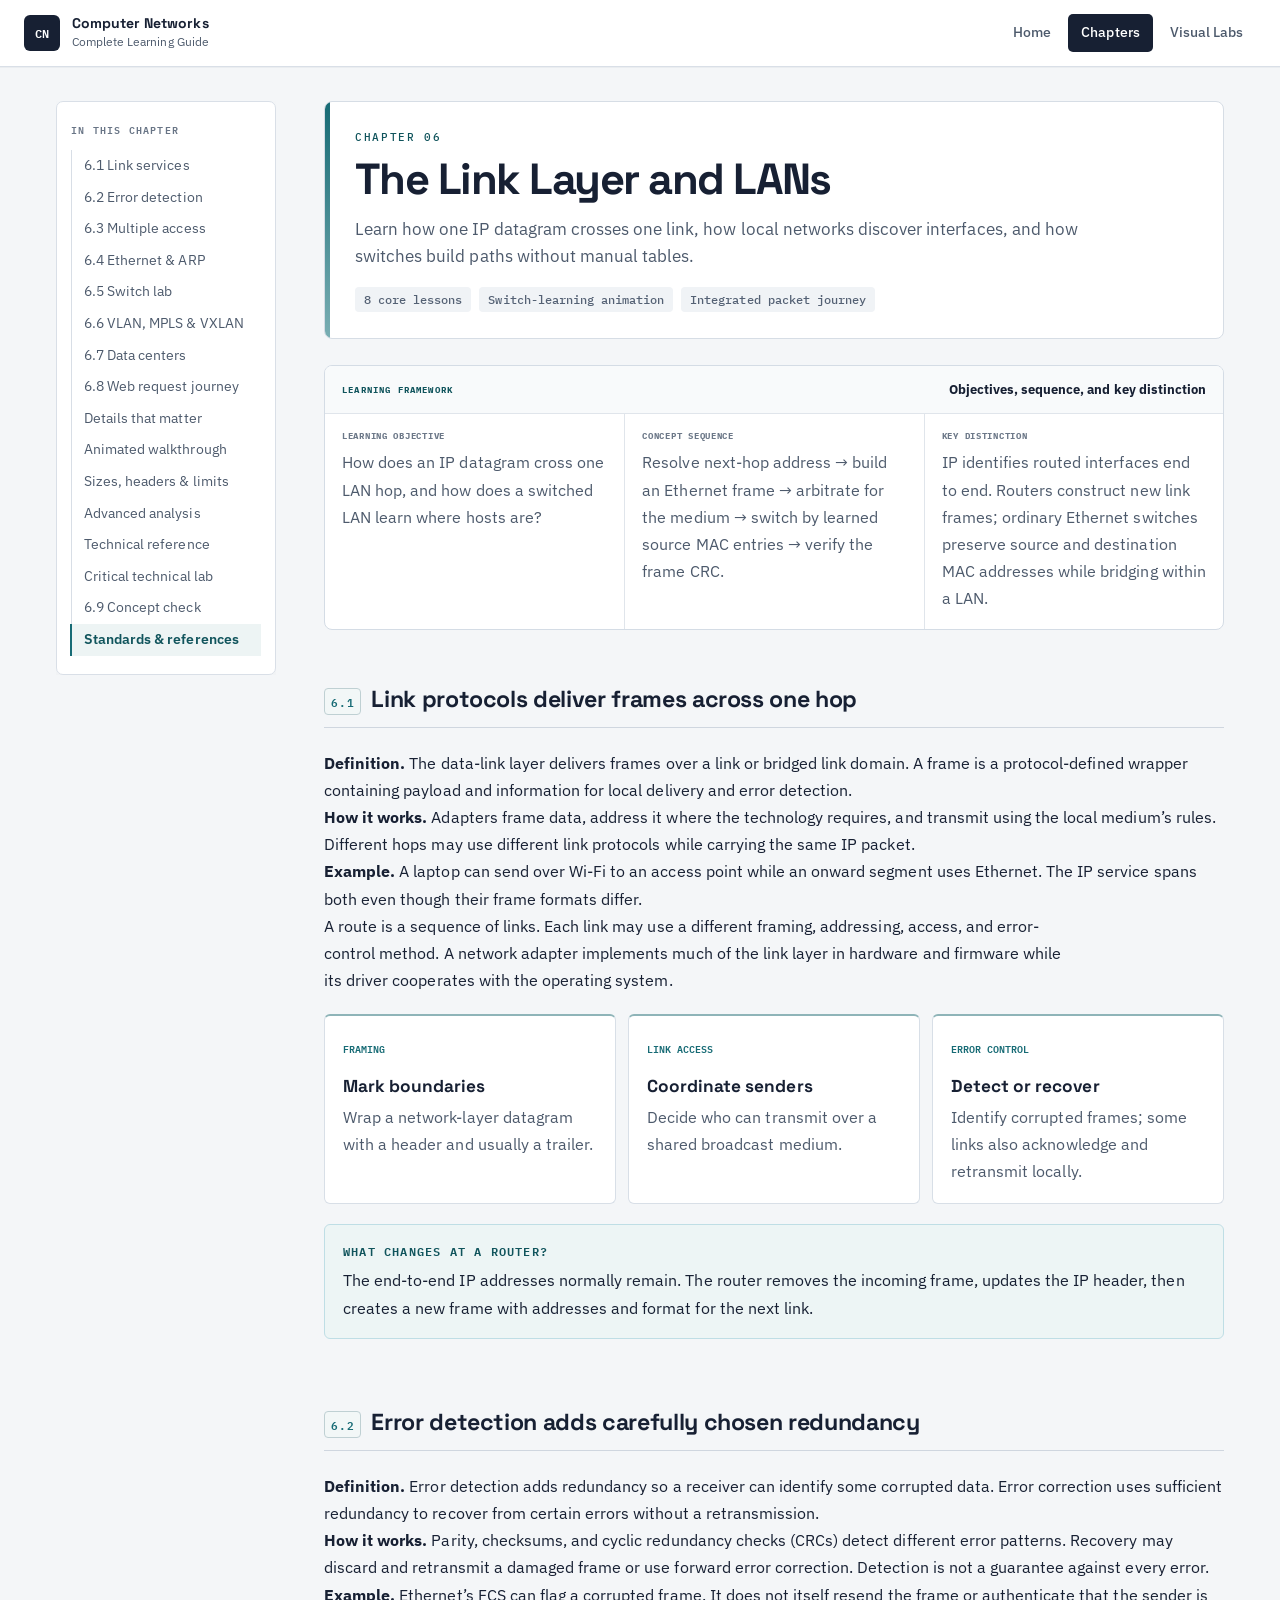
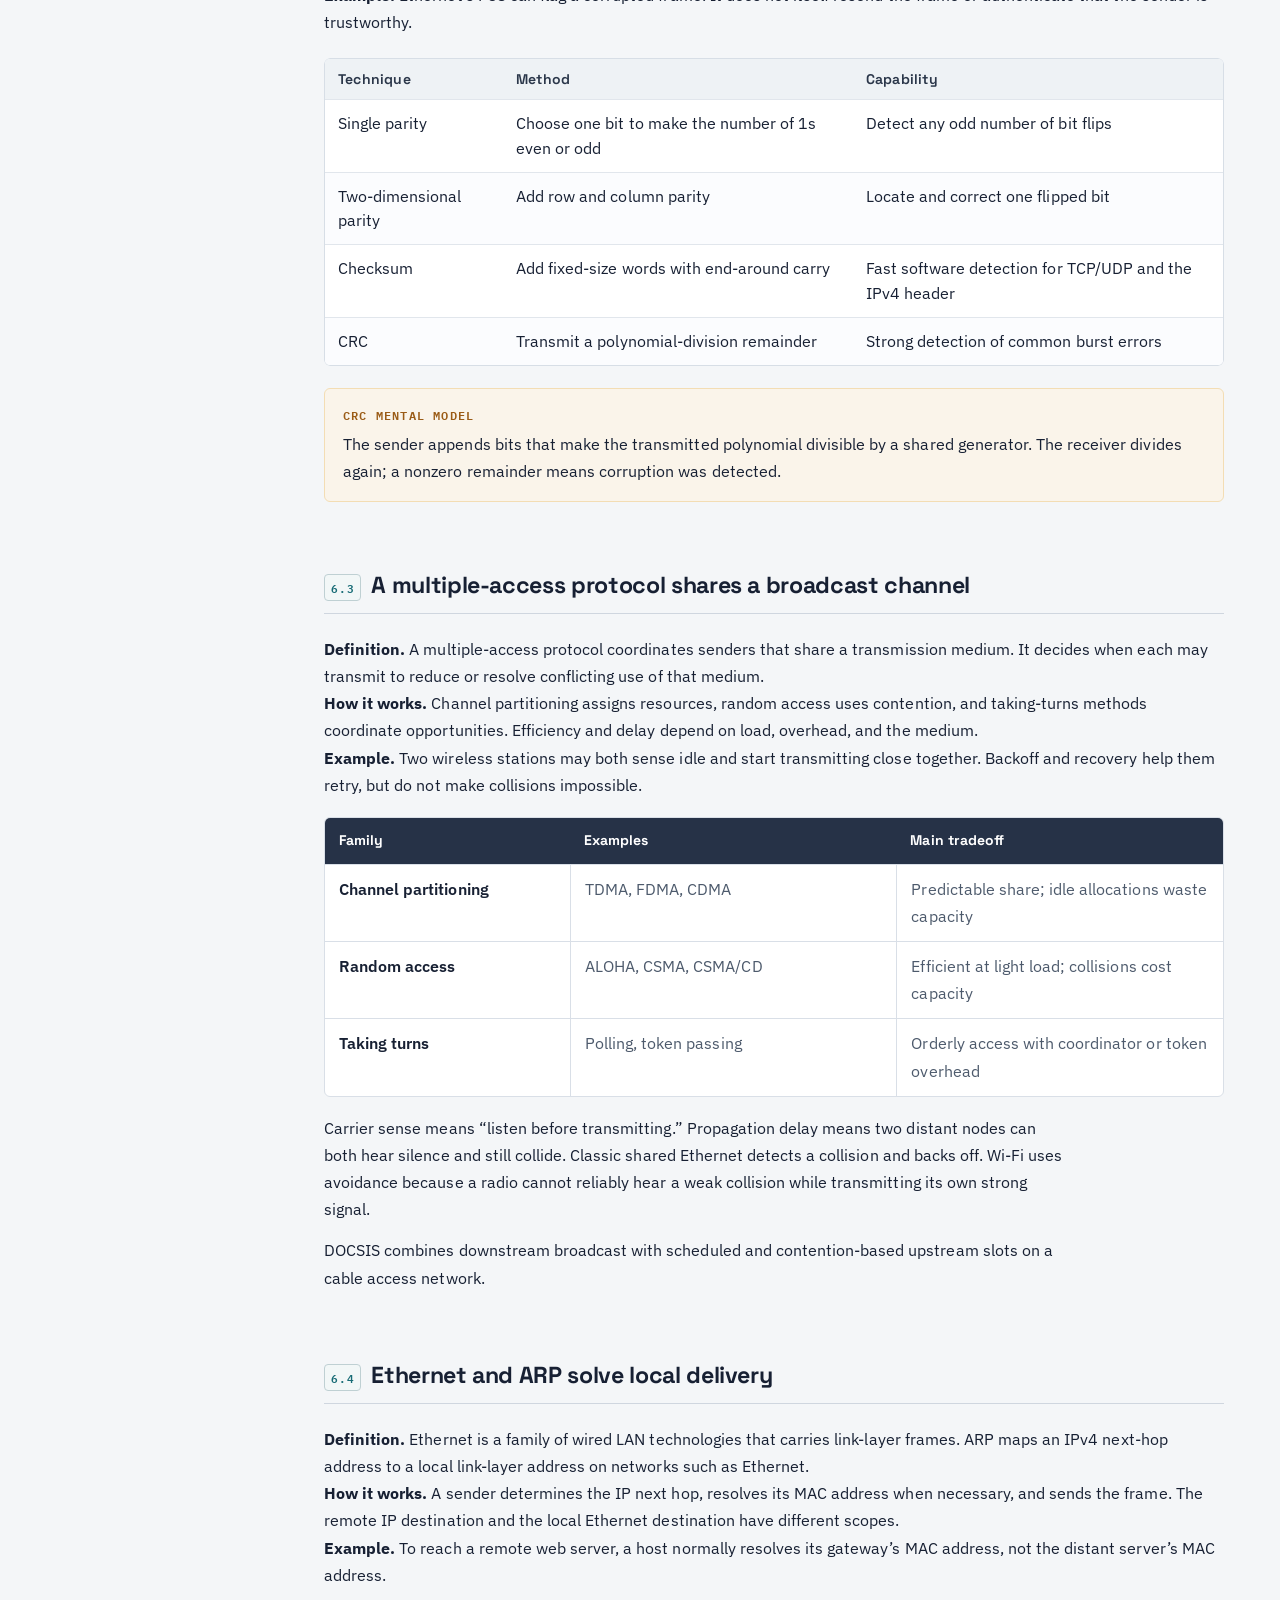
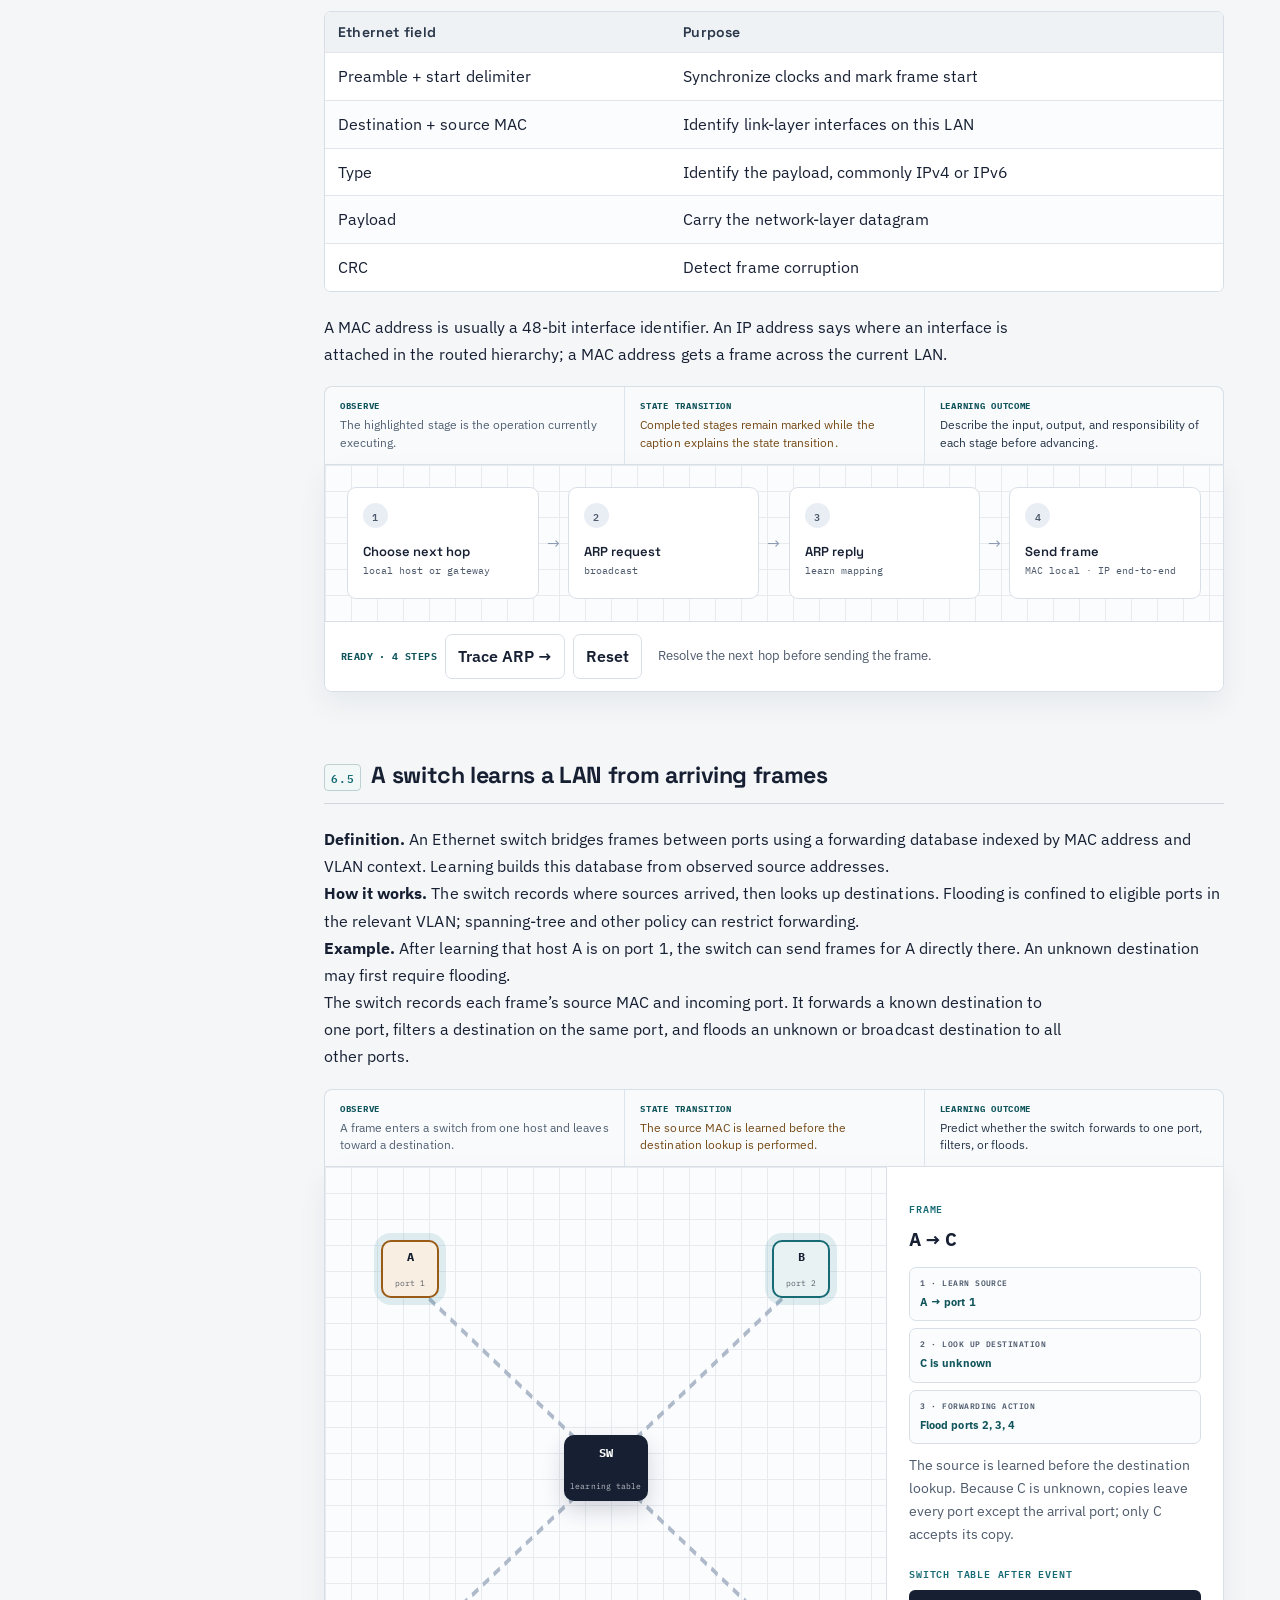
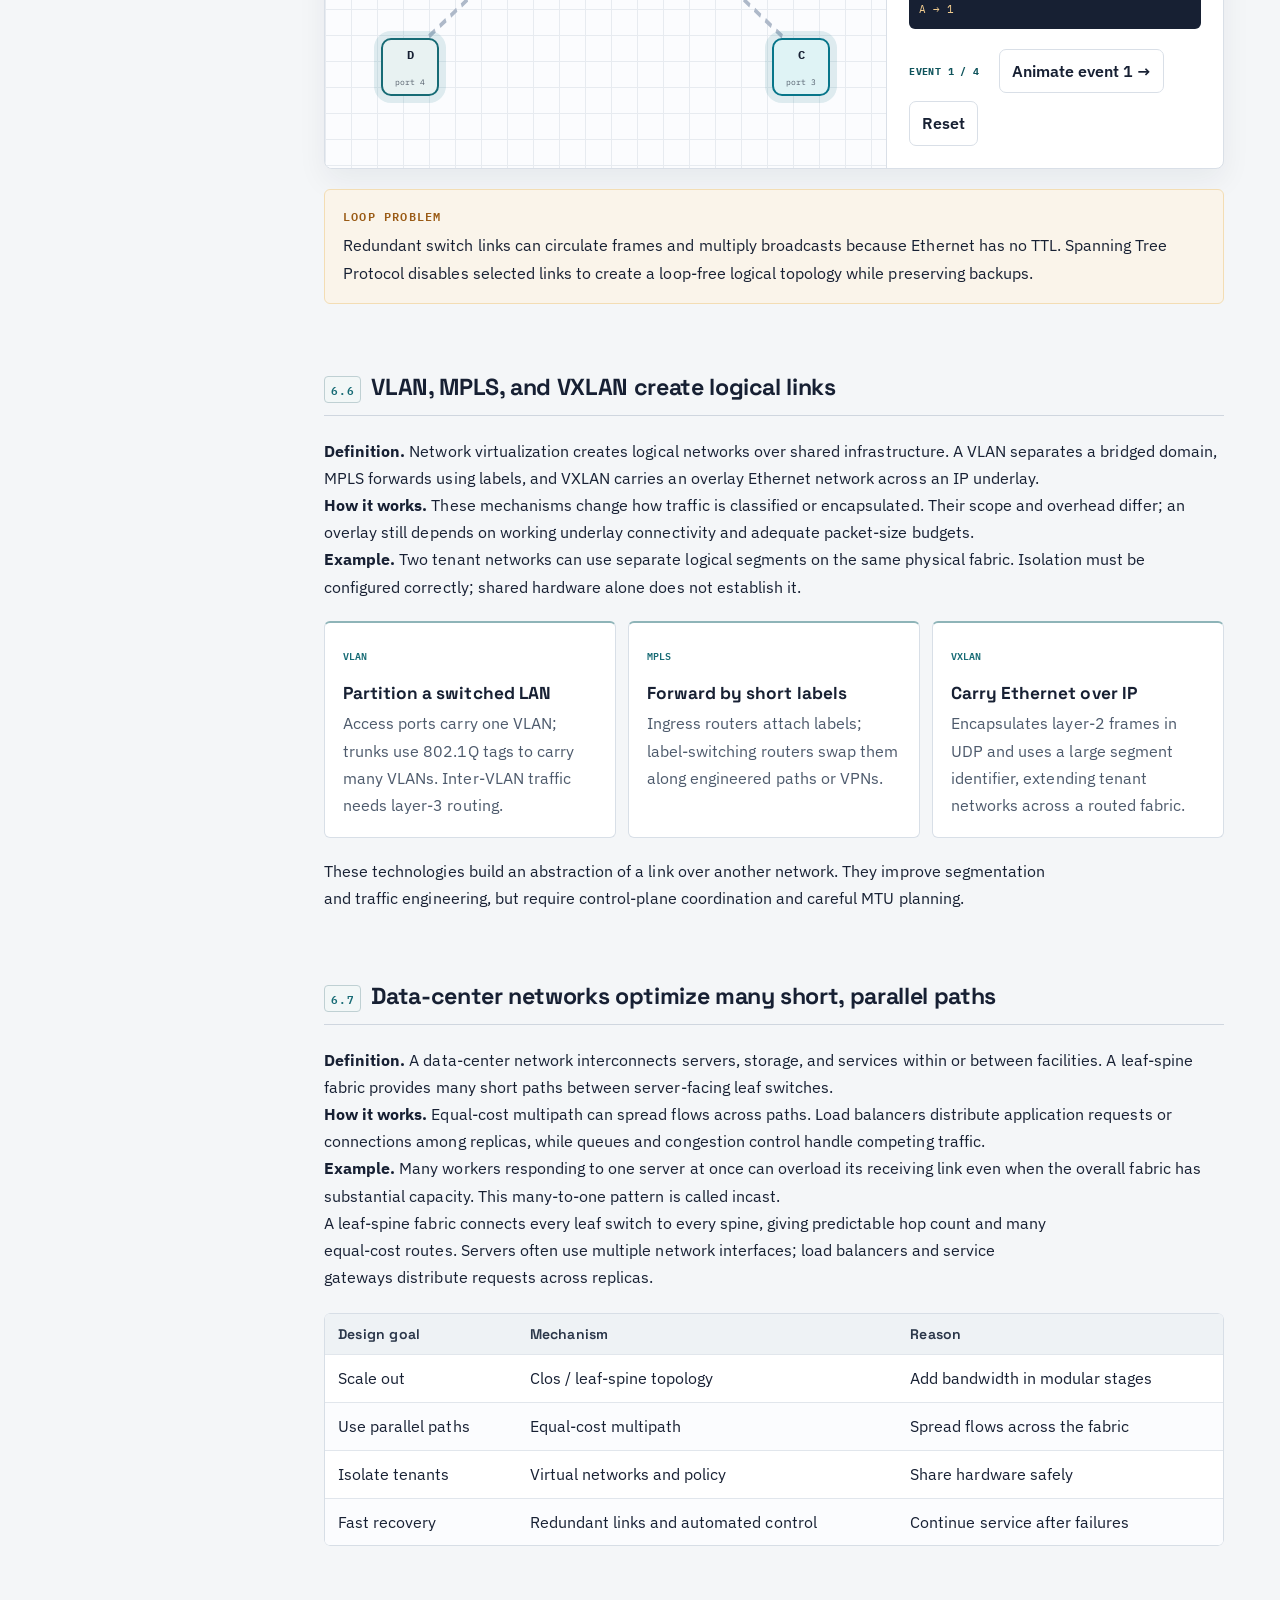
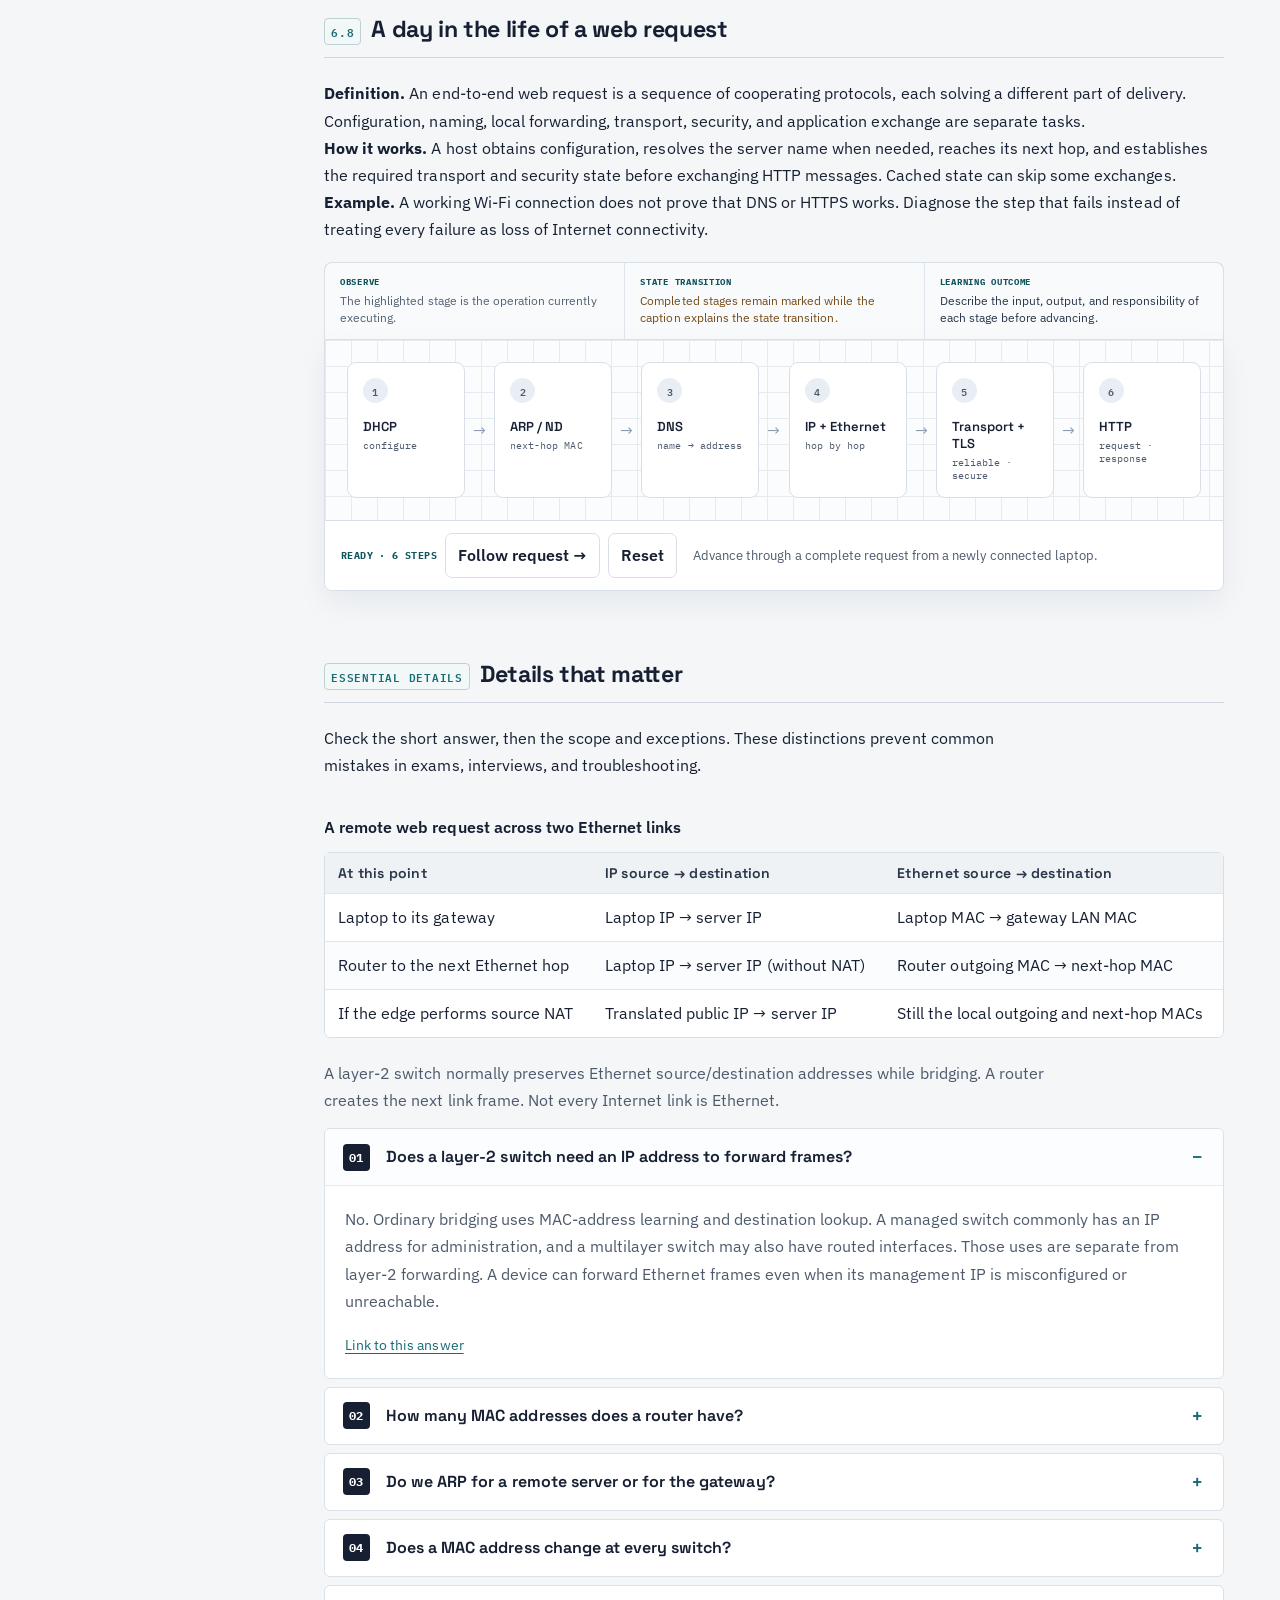
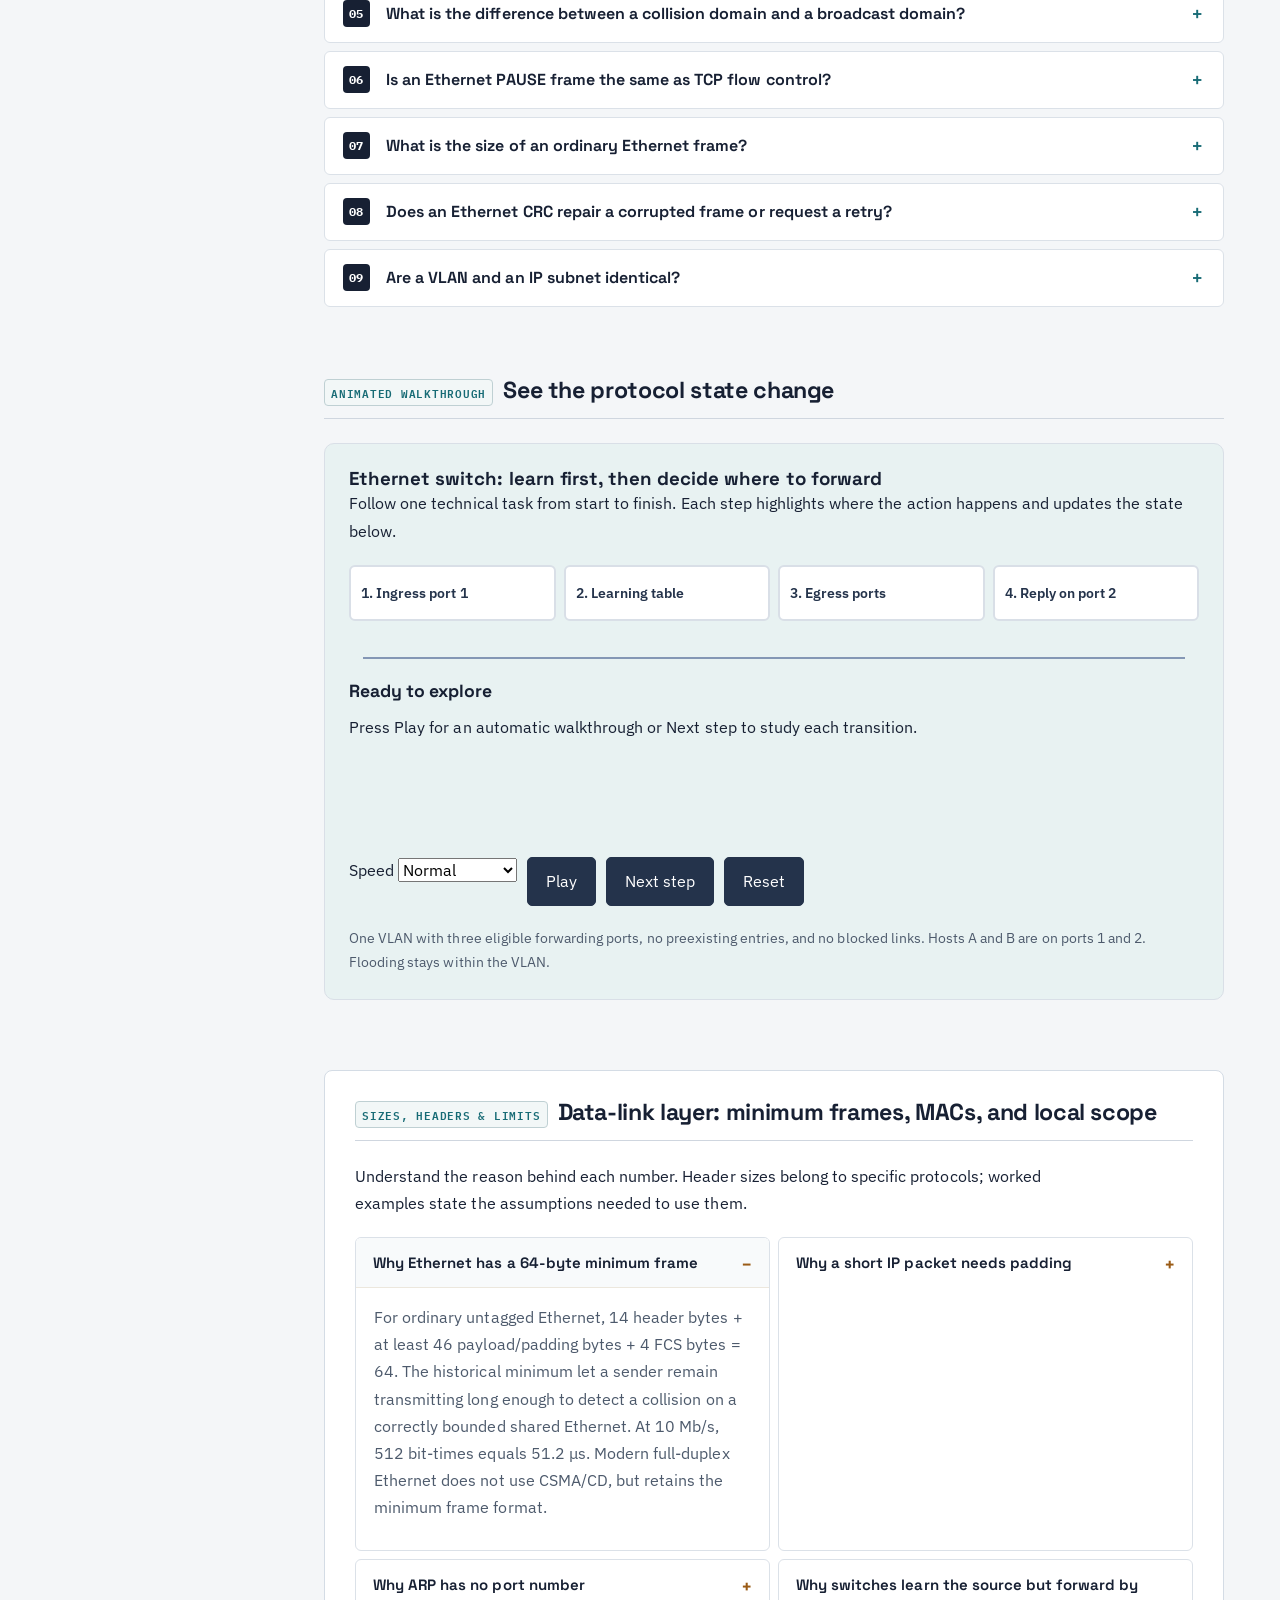
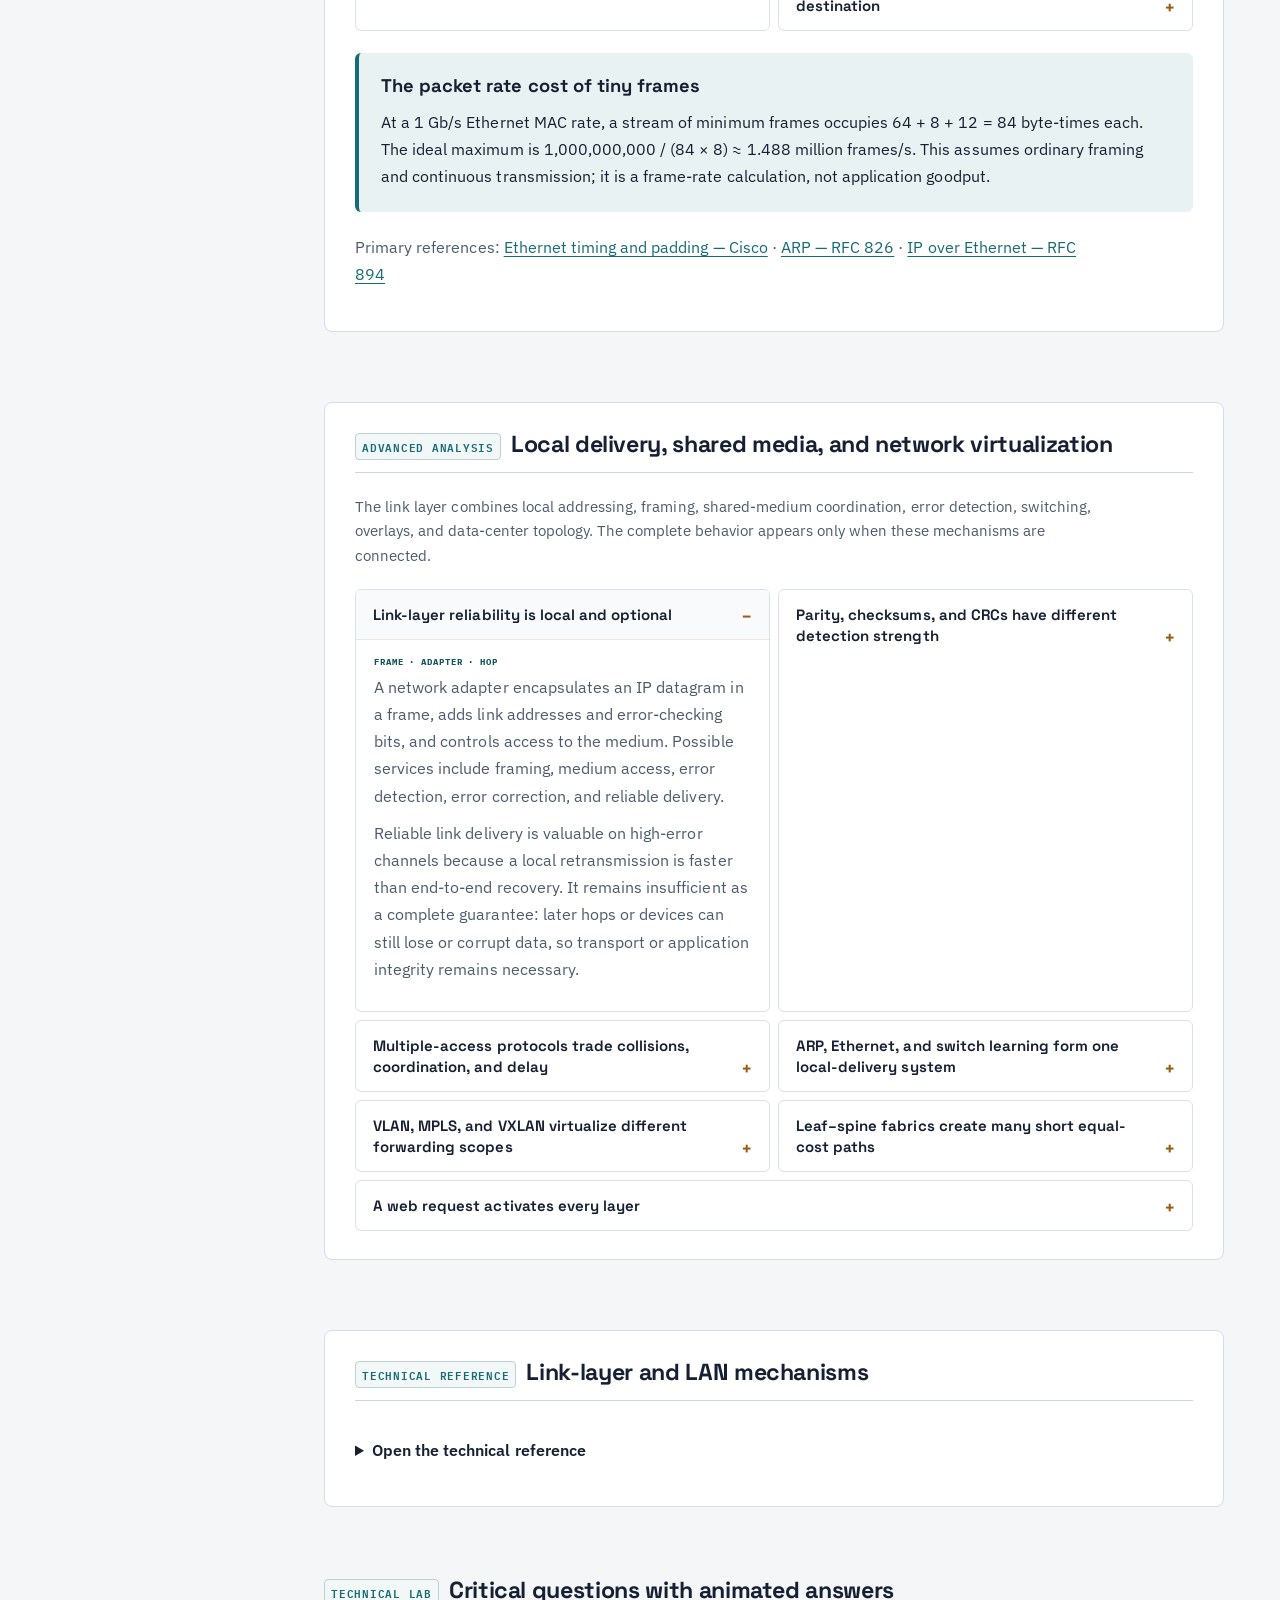
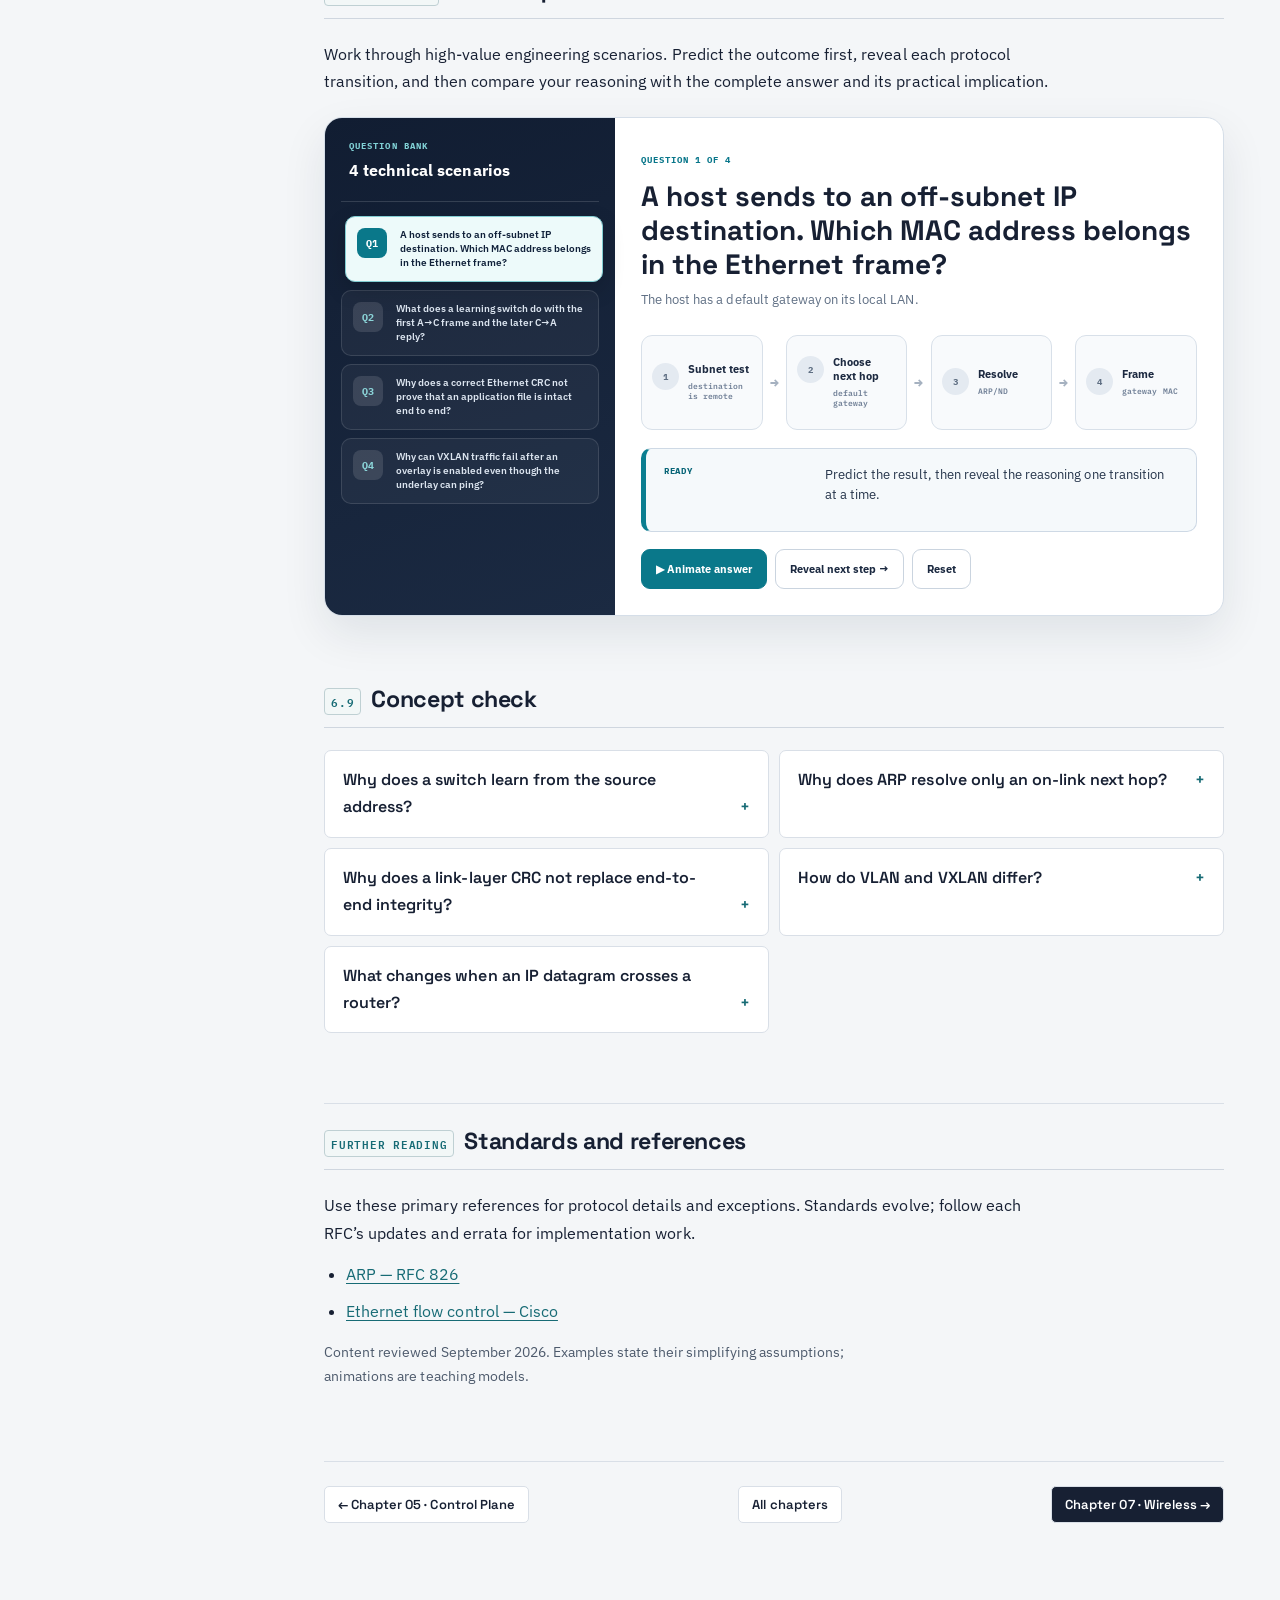
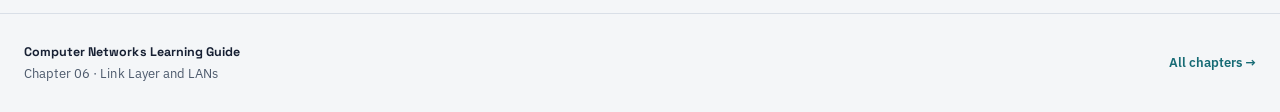
<file: chapter6.html>
<!doctype html><html lang="en"><head><meta charset="utf-8"><meta name="viewport" content="width=device-width, initial-scale=1"><meta name="description" content="Link layer and LANs: error detection, multiple access, Ethernet, ARP, switches, VLANs, MPLS, VXLAN, data centers, and a complete web request."><title>Chapter 6 · Link Layer and LANs</title><link rel="preconnect" href="https://fonts.googleapis.com"><link href="https://fonts.googleapis.com/css2?family=Space+Grotesk:wght@500;600;700&family=IBM+Plex+Sans:wght@400;500;600&family=IBM+Plex+Mono:wght@400;600&display=swap" rel="stylesheet"><link rel="icon" href="favicon.svg"><link rel="stylesheet" href="styles.css?v=35"><link rel="stylesheet" href="technical-walkthroughs.css?v=1"></head>
<body class="chapter-page"><a class="skip-link" href="#chapter-content">Skip to chapter content</a><div class="reading-progress" aria-hidden="true"><span id="progressBar"></span></div><header class="site-header"><nav class="nav" aria-label="Main navigation"><a class="brand" href="index.html"><span class="brand-mark">CN</span><span class="brand-text"><strong>Computer Networks</strong><span>Complete Learning Guide</span></span></a><ul class="nav-links"><li><a href="index.html">Home</a></li><li><a class="active" href="topics.html">Chapters</a></li><li><a href="#switch-lab">Visual Labs</a></li></ul></nav></header>
<main class="chapter-layout"><header class="chapter-masthead"><p class="chapter-kicker">Chapter 06</p><h1>The Link Layer and LANs</h1><p class="chapter-intro">Learn how one IP datagram crosses one link, how local networks discover interfaces, and how switches build paths without manual tables.</p><div class="chapter-meta"><span>8 core lessons</span><span>Switch-learning animation</span><span>Integrated packet journey</span></div></header>
<aside class="toc" aria-label="Chapter contents"><div class="toc-card"><h2>In this chapter</h2><ol><li><a class="current" href="#service">6.1 Link services</a></li><li><a href="#errors">6.2 Error detection</a></li><li><a href="#access">6.3 Multiple access</a></li><li><a href="#ethernet">6.4 Ethernet & ARP</a></li><li><a href="#switch-lab">6.5 Switch lab</a></li><li><a href="#virtualization">6.6 VLAN, MPLS & VXLAN</a></li><li><a href="#datacenter">6.7 Data centers</a></li><li><a href="#journey">6.8 Web request journey</a></li><li><a href="#essential-details">Details that matter</a></li><li><a href="#technical-walkthrough">Animated walkthrough</a></li><li><a href="#layer-details">Sizes, headers &amp; limits</a></li><li><a href="#book-scan">Advanced analysis</a></li><li><a href="#master-reference">Technical reference</a></li><li><a href="#critical-questions">Critical technical lab</a></li><li><a href="#review">6.9 Concept check</a></li><li><a href="#sources">Standards &amp; references</a></li></ol></div></aside>
<article class="chapter-body" id="chapter-content"><section class="chapter-orientation" aria-label="Chapter roadmap"><div class="orientation-title"><span>LEARNING FRAMEWORK</span><b>Objectives, sequence, and key distinction</b></div><div class="orientation-grid"><article><span>LEARNING OBJECTIVE</span><p>How does an IP datagram cross one LAN hop, and how does a switched LAN learn where hosts are?</p></article><article><span>CONCEPT SEQUENCE</span><p>Resolve next-hop address → build an Ethernet frame → arbitrate for the medium → switch by learned source MAC entries → verify the frame CRC.</p></article><article><span>KEY DISTINCTION</span><p>IP identifies routed interfaces end to end. Routers construct new link frames; ordinary Ethernet switches preserve source and destination MAC addresses while bridging within a LAN.</p></article></div></section><section class="chapter-section" id="service"><h2><span>6.1</span> Link protocols deliver frames across one hop</h2><!-- foundation-service:start --><div class="concept-foundation"><p><strong>Definition.</strong> The data-link layer delivers frames over a link or bridged link domain. A frame is a protocol-defined wrapper containing payload and information for local delivery and error detection.</p><p><strong>How it works.</strong> Adapters frame data, address it where the technology requires, and transmit using the local medium’s rules. Different hops may use different link protocols while carrying the same IP packet.</p><p><strong>Example.</strong> A laptop can send over Wi-Fi to an access point while an onward segment uses Ethernet. The IP service spans both even though their frame formats differ.</p></div><!-- foundation-service:end --><p>A route is a sequence of links. Each link may use a different framing, addressing, access, and error-control method. A network adapter implements much of the link layer in hardware and firmware while its driver cooperates with the operating system.</p><div class="concept-grid three"><article><b>FRAMING</b><h3>Mark boundaries</h3><p>Wrap a network-layer datagram with a header and usually a trailer.</p></article><article><b>LINK ACCESS</b><h3>Coordinate senders</h3><p>Decide who can transmit over a shared broadcast medium.</p></article><article><b>ERROR CONTROL</b><h3>Detect or recover</h3><p>Identify corrupted frames; some links also acknowledge and retransmit locally.</p></article></div><div class="definition-box"><span>WHAT CHANGES AT A ROUTER?</span><p>The end-to-end IP addresses normally remain. The router removes the incoming frame, updates the IP header, then creates a new frame with addresses and format for the next link.</p></div></section>
<section class="chapter-section" id="errors"><h2><span>6.2</span> Error detection adds carefully chosen redundancy</h2><!-- foundation-errors:start --><div class="concept-foundation"><p><strong>Definition.</strong> Error detection adds redundancy so a receiver can identify some corrupted data. Error correction uses sufficient redundancy to recover from certain errors without a retransmission.</p><p><strong>How it works.</strong> Parity, checksums, and cyclic redundancy checks (CRCs) detect different error patterns. Recovery may discard and retransmit a damaged frame or use forward error correction. Detection is not a guarantee against every error.</p><p><strong>Example.</strong> Ethernet’s FCS can flag a corrupted frame. It does not itself resend the frame or authenticate that the sender is trustworthy.</p></div><!-- foundation-errors:end --><div class="table-scroll" tabindex="0" role="region" aria-label="Reference table"><table class="data-table"><thead><tr><th>Technique</th><th>Method</th><th>Capability</th></tr></thead><tbody><tr><td>Single parity</td><td>Choose one bit to make the number of 1s even or odd</td><td>Detect any odd number of bit flips</td></tr><tr><td>Two-dimensional parity</td><td>Add row and column parity</td><td>Locate and correct one flipped bit</td></tr><tr><td>Checksum</td><td>Add fixed-size words with end-around carry</td><td>Fast software detection for TCP/UDP and the IPv4 header</td></tr><tr><td>CRC</td><td>Transmit a polynomial-division remainder</td><td>Strong detection of common burst errors</td></tr></tbody></table></div><div class="note-box"><span>CRC MENTAL MODEL</span><p>The sender appends bits that make the transmitted polynomial divisible by a shared generator. The receiver divides again; a nonzero remainder means corruption was detected.</p></div></section>
<section class="chapter-section" id="access"><h2><span>6.3</span> A multiple-access protocol shares a broadcast channel</h2><!-- foundation-access:start --><div class="concept-foundation"><p><strong>Definition.</strong> A multiple-access protocol coordinates senders that share a transmission medium. It decides when each may transmit to reduce or resolve conflicting use of that medium.</p><p><strong>How it works.</strong> Channel partitioning assigns resources, random access uses contention, and taking-turns methods coordinate opportunities. Efficiency and delay depend on load, overhead, and the medium.</p><p><strong>Example.</strong> Two wireless stations may both sense idle and start transmitting close together. Backoff and recovery help them retry, but do not make collisions impossible.</p></div><!-- foundation-access:end --><div class="comparison-table"><div class="comparison-head"><b>Family</b><b>Examples</b><b>Main tradeoff</b></div><div><span>Channel partitioning</span><p>TDMA, FDMA, CDMA</p><p>Predictable share; idle allocations waste capacity</p></div><div><span>Random access</span><p>ALOHA, CSMA, CSMA/CD</p><p>Efficient at light load; collisions cost capacity</p></div><div><span>Taking turns</span><p>Polling, token passing</p><p>Orderly access with coordinator or token overhead</p></div></div><p>Carrier sense means “listen before transmitting.” Propagation delay means two distant nodes can both hear silence and still collide. Classic shared Ethernet detects a collision and backs off. Wi-Fi uses avoidance because a radio cannot reliably hear a weak collision while transmitting its own strong signal.</p><p>DOCSIS combines downstream broadcast with scheduled and contention-based upstream slots on a cable access network.</p></section>
<section class="chapter-section" id="ethernet"><h2><span>6.4</span> Ethernet and ARP solve local delivery</h2><!-- foundation-ethernet:start --><div class="concept-foundation"><p><strong>Definition.</strong> Ethernet is a family of wired LAN technologies that carries link-layer frames. ARP maps an IPv4 next-hop address to a local link-layer address on networks such as Ethernet.</p><p><strong>How it works.</strong> A sender determines the IP next hop, resolves its MAC address when necessary, and sends the frame. The remote IP destination and the local Ethernet destination have different scopes.</p><p><strong>Example.</strong> To reach a remote web server, a host normally resolves its gateway’s MAC address, not the distant server’s MAC address.</p></div><!-- foundation-ethernet:end --><div class="table-scroll" tabindex="0" role="region" aria-label="Reference table"><table class="data-table"><thead><tr><th>Ethernet field</th><th>Purpose</th></tr></thead><tbody><tr><td>Preamble + start delimiter</td><td>Synchronize clocks and mark frame start</td></tr><tr><td>Destination + source MAC</td><td>Identify link-layer interfaces on this LAN</td></tr><tr><td>Type</td><td>Identify the payload, commonly IPv4 or IPv6</td></tr><tr><td>Payload</td><td>Carry the network-layer datagram</td></tr><tr><td>CRC</td><td>Detect frame corruption</td></tr></tbody></table></div><p>A MAC address is usually a 48-bit interface identifier. An IP address says where an interface is attached in the routed hierarchy; a MAC address gets a frame across the current LAN.</p><div class="guided-flow" data-stepper><div class="flow-track"><div data-flow-step data-caption="The host applies its subnet mask. For a remote IP destination, the next hop is the default gateway."><b>1</b><span>Choose next hop<small>local host or gateway</small></span></div><i>→</i><div data-flow-step data-caption="If the MAC mapping is absent, the sender broadcasts an ARP request naming the next-hop IPv4 address."><b>2</b><span>ARP request<small>broadcast</small></span></div><i>→</i><div data-flow-step data-caption="The interface that owns the requested IP replies with its MAC address; the sender caches the mapping."><b>3</b><span>ARP reply<small>learn mapping</small></span></div><i>→</i><div data-flow-step data-caption="The host sends an Ethernet frame to the next-hop MAC while retaining the final destination IP in the datagram."><b>4</b><span>Send frame<small>MAC local · IP end-to-end</small></span></div></div><div class="flow-controls"><button type="button" data-flow-next>Trace ARP →</button><button type="button" data-flow-reset>Reset</button><p data-flow-caption>Resolve the next hop before sending the frame.</p></div></div></section>
<section class="chapter-section" id="switch-lab"><h2><span>6.5</span> A switch learns a LAN from arriving frames</h2><!-- foundation-switch-lab:start --><div class="concept-foundation"><p><strong>Definition.</strong> An Ethernet switch bridges frames between ports using a forwarding database indexed by MAC address and VLAN context. Learning builds this database from observed source addresses.</p><p><strong>How it works.</strong> The switch records where sources arrived, then looks up destinations. Flooding is confined to eligible ports in the relevant VLAN; spanning-tree and other policy can restrict forwarding.</p><p><strong>Example.</strong> After learning that host A is on port 1, the switch can send frames for A directly there. An unknown destination may first require flooding.</p></div><!-- foundation-switch-lab:end --><p>The switch records each frame’s source MAC and incoming port. It forwards a known destination to one port, filters a destination on the same port, and floods an unknown or broadcast destination to all other ports.</p><div class="switch-lab" id="switchLab"><div class="switch-topology"><svg class="switch-links" viewBox="0 0 640 390" preserveAspectRatio="none" aria-hidden="true"><line x1="94" y1="72" x2="320" y2="195"/><line x1="546" y1="72" x2="320" y2="195"/><line x1="546" y1="318" x2="320" y2="195"/><line x1="94" y1="318" x2="320" y2="195"/></svg><span class="switch-host h-a" data-host="A">A<small>port 1</small></span><span class="switch-host h-b" data-host="B">B<small>port 2</small></span><span class="switch-core">SW<small>learning table</small></span><span class="switch-host h-c" data-host="C">C<small>port 3</small></span><span class="switch-host h-d" data-host="D">D<small>port 4</small></span><div class="switch-packet-layer" id="switchPacketLayer" aria-hidden="true"></div></div><div class="route-state switch-state"><span>FRAME</span><b id="switchFrame">A → C</b><div class="switch-decision"><div><small>1 · LEARN SOURCE</small><b id="switchLearn">A → port 1</b></div><div><small>2 · LOOK UP DESTINATION</small><b id="switchLookup">C is unknown</b></div><div><small>3 · FORWARDING ACTION</small><b id="switchAction">Flood ports 2, 3, 4</b></div></div><p id="switchExplanation">The source is learned before the destination lookup. Because C is unknown, copies leave every port except the arrival port.</p><span>SWITCH TABLE AFTER EVENT</span><code id="switchTable">A → 1</code><div class="flow-controls"><button id="switchNext" type="button">Animate event 1 →</button><button id="switchReset" type="button">Reset</button></div></div></div><div class="note-box"><span>LOOP PROBLEM</span><p>Redundant switch links can circulate frames and multiply broadcasts because Ethernet has no TTL. Spanning Tree Protocol disables selected links to create a loop-free logical topology while preserving backups.</p></div></section>
<section class="chapter-section" id="virtualization"><h2><span>6.6</span> VLAN, MPLS, and VXLAN create logical links</h2><!-- foundation-virtualization:start --><div class="concept-foundation"><p><strong>Definition.</strong> Network virtualization creates logical networks over shared infrastructure. A VLAN separates a bridged domain, MPLS forwards using labels, and VXLAN carries an overlay Ethernet network across an IP underlay.</p><p><strong>How it works.</strong> These mechanisms change how traffic is classified or encapsulated. Their scope and overhead differ; an overlay still depends on working underlay connectivity and adequate packet-size budgets.</p><p><strong>Example.</strong> Two tenant networks can use separate logical segments on the same physical fabric. Isolation must be configured correctly; shared hardware alone does not establish it.</p></div><!-- foundation-virtualization:end --><div class="concept-grid three"><article><b>VLAN</b><h3>Partition a switched LAN</h3><p>Access ports carry one VLAN; trunks use 802.1Q tags to carry many VLANs. Inter-VLAN traffic needs layer-3 routing.</p></article><article><b>MPLS</b><h3>Forward by short labels</h3><p>Ingress routers attach labels; label-switching routers swap them along engineered paths or VPNs.</p></article><article><b>VXLAN</b><h3>Carry Ethernet over IP</h3><p>Encapsulates layer-2 frames in UDP and uses a large segment identifier, extending tenant networks across a routed fabric.</p></article></div><p>These technologies build an abstraction of a link over another network. They improve segmentation and traffic engineering, but require control-plane coordination and careful MTU planning.</p></section>
<section class="chapter-section" id="datacenter"><h2><span>6.7</span> Data-center networks optimize many short, parallel paths</h2><!-- foundation-datacenter:start --><div class="concept-foundation"><p><strong>Definition.</strong> A data-center network interconnects servers, storage, and services within or between facilities. A leaf-spine fabric provides many short paths between server-facing leaf switches.</p><p><strong>How it works.</strong> Equal-cost multipath can spread flows across paths. Load balancers distribute application requests or connections among replicas, while queues and congestion control handle competing traffic.</p><p><strong>Example.</strong> Many workers responding to one server at once can overload its receiving link even when the overall fabric has substantial capacity. This many-to-one pattern is called incast.</p></div><!-- foundation-datacenter:end --><p>A leaf-spine fabric connects every leaf switch to every spine, giving predictable hop count and many equal-cost routes. Servers often use multiple network interfaces; load balancers and service gateways distribute requests across replicas.</p><div class="table-scroll" tabindex="0" role="region" aria-label="Reference table"><table class="data-table"><thead><tr><th>Design goal</th><th>Mechanism</th><th>Reason</th></tr></thead><tbody><tr><td>Scale out</td><td>Clos / leaf-spine topology</td><td>Add bandwidth in modular stages</td></tr><tr><td>Use parallel paths</td><td>Equal-cost multipath</td><td>Spread flows across the fabric</td></tr><tr><td>Isolate tenants</td><td>Virtual networks and policy</td><td>Share hardware safely</td></tr><tr><td>Fast recovery</td><td>Redundant links and automated control</td><td>Continue service after failures</td></tr></tbody></table></div></section>
<section class="chapter-section" id="journey"><h2><span>6.8</span> A day in the life of a web request</h2><!-- foundation-journey:start --><div class="concept-foundation"><p><strong>Definition.</strong> An end-to-end web request is a sequence of cooperating protocols, each solving a different part of delivery. Configuration, naming, local forwarding, transport, security, and application exchange are separate tasks.</p><p><strong>How it works.</strong> A host obtains configuration, resolves the server name when needed, reaches its next hop, and establishes the required transport and security state before exchanging HTTP messages. Cached state can skip some exchanges.</p><p><strong>Example.</strong> A working Wi-Fi connection does not prove that DNS or HTTPS works. Diagnose the step that fails instead of treating every failure as loss of Internet connectivity.</p></div><!-- foundation-journey:end --><div class="guided-flow wide" data-stepper><div class="flow-track"><div data-flow-step data-caption="DHCP supplies the host address, prefix, default gateway, and DNS resolver."><b>1</b><span>DHCP<small>configure</small></span></div><i>→</i><div data-flow-step data-caption="ARP or IPv6 neighbor discovery resolves the gateway’s link-layer address."><b>2</b><span>ARP / ND<small>next-hop MAC</small></span></div><i>→</i><div data-flow-step data-caption="DNS resolves the human-readable service name to an address, often selecting a nearby CDN edge."><b>3</b><span>DNS<small>name → address</small></span></div><i>→</i><div data-flow-step data-caption="IP routers forward datagrams along control-plane routes, replacing the link frame at every hop."><b>4</b><span>IP + Ethernet<small>hop by hop</small></span></div><i>→</i><div data-flow-step data-caption="TCP or QUIC creates transport state; TLS authenticates the server and derives session keys."><b>5</b><span>Transport + TLS<small>reliable · secure</small></span></div><i>→</i><div data-flow-step data-caption="HTTP sends the request. Caches, load balancers, and application servers cooperate to return the representation."><b>6</b><span>HTTP<small>request · response</small></span></div></div><div class="flow-controls"><button type="button" data-flow-next>Follow request →</button><button type="button" data-flow-reset>Reset</button><p data-flow-caption>Advance through a complete request from a newly connected laptop.</p></div></div></section>

      <!-- essentials:start -->
<section class="chapter-section essentials" id="essential-details">
<h2><span>Essential details</span> Details that matter</h2>
<p>Check the short answer, then the scope and exceptions. These distinctions prevent common mistakes in exams, interviews, and troubleshooting.</p>
<div class="table-scroll" tabindex="0" role="region" aria-label="A remote web request across two Ethernet links"><table class="data-table"><caption>A remote web request across two Ethernet links</caption><thead><tr><th scope="col">At this point</th><th scope="col">IP source → destination</th><th scope="col">Ethernet source → destination</th></tr></thead><tbody><tr><td>Laptop to its gateway</td><td>Laptop IP → server IP</td><td>Laptop MAC → gateway LAN MAC</td></tr><tr><td>Router to the next Ethernet hop</td><td>Laptop IP → server IP (without NAT)</td><td>Router outgoing MAC → next-hop MAC</td></tr><tr><td>If the edge performs source NAT</td><td>Translated public IP → server IP</td><td>Still the local outgoing and next-hop MACs</td></tr></tbody></table></div><p class="table-note">A layer-2 switch normally preserves Ethernet source/destination addresses while bridging. A router creates the next link frame. Not every Internet link is Ethernet.</p>
<div class="qa-list">
<details class="qa-item" id="switch-ip" open><summary><span class="qa-number">01</span>Does a layer-2 switch need an IP address to forward frames?</summary><div class="qa-answer"><p>No. Ordinary bridging uses MAC-address learning and destination lookup. A managed switch commonly has an IP address for administration, and a multilayer switch may also have routed interfaces. Those uses are separate from layer-2 forwarding. A device can forward Ethernet frames even when its management IP is misconfigured or unreachable.</p><a class="answer-permalink" href="#switch-ip">Link to this answer</a></div></details>
<details class="qa-item" id="router-macs"><summary><span class="qa-number">02</span>How many MAC addresses does a router have?</summary><div class="qa-answer"><p>There is no universal count. Ethernet interfaces normally use MAC addresses, and virtual interfaces or redundancy protocols may add or share them. Some links do not use Ethernet-style MAC addressing. A router’s IP-address count and MAC-address count need not match. Count interfaces and their actual link technologies rather than assuming one hardware identity for the entire router.</p><a class="answer-permalink" href="#router-macs">Link to this answer</a></div></details>
<details class="qa-item" id="arp-remote"><summary><span class="qa-number">03</span>Do we ARP for a remote server or for the gateway?</summary><div class="qa-answer"><p>For an off-link IPv4 destination, resolve the local next-hop gateway’s MAC, not the remote server’s MAC. For an on-link destination, resolve that destination directly. ARP requests stay within the local broadcast domain; ordinary routers do not forward them. Proxy ARP is an explicit exception in which a router answers on another node’s behalf.</p><a class="answer-permalink" href="#arp-remote">Link to this answer</a></div></details>
<details class="qa-item" id="mac-changing"><summary><span class="qa-number">04</span>Does a MAC address change at every switch?</summary><div class="qa-answer"><p>In ordinary Ethernet bridging, source and destination MAC addresses stay the same across the switched LAN. A router terminates the incoming link and constructs a new frame for its next link, so link addresses can change at that routing boundary. Tunnels and wireless distribution links have their own encapsulation rules. A MAC address is also not guaranteed to be permanently factory-assigned; software and privacy features can change it.</p><a class="answer-permalink" href="#mac-changing">Link to this answer</a></div></details>
<details class="qa-item" id="collision-broadcast"><summary><span class="qa-number">05</span>What is the difference between a collision domain and a broadcast domain?</summary><div class="qa-answer"><p>A collision domain describes competition that can cause collisions on a shared half-duplex medium. A broadcast domain is the scope in which a layer-2 broadcast is delivered. A hub shares collision capacity; a switch separates links. A VLAN defines a separate bridged broadcast domain. Modern full-duplex switched Ethernet has no CSMA/CD collisions on its links, but broadcasts still exist within the VLAN.</p><a class="answer-permalink" href="#collision-broadcast">Link to this answer</a></div></details>
<details class="qa-item" id="link-flow-control"><summary><span class="qa-number">06</span>Is an Ethernet PAUSE frame the same as TCP flow control?</summary><div class="qa-answer"><p>No. IEEE 802.3x PAUSE can ask a directly connected peer to pause data transmission on a full-duplex Ethernet link. It is optional and acts locally. TCP receiver flow control limits one end-to-end byte stream. Pausing a shared link can delay unrelated traffic, so it is not a substitute for end-to-end congestion control. <a href="https://www.cisco.com/c/en/us/td/docs/switches/lan/c9000/lyr2-fwd/flowcontrol-stormcontrol/flow-control-and-storm-control-configuration-guide/configure-flow-control.html">Ethernet flow-control reference</a>.</p><a class="answer-permalink" href="#link-flow-control">Link to this answer</a></div></details>
<details class="qa-item" id="ethernet-sizes"><summary><span class="qa-number">07</span>What is the size of an ordinary Ethernet frame?</summary><div class="qa-answer"><p>For a conventional untagged Ethernet frame, destination MAC through FCS is 64–1518 bytes: 14 header bytes, 46–1500 payload bytes, and 4 FCS bytes. Padding fills a short payload. The preamble/start delimiter and interframe gap are outside that count. An 802.1Q tag adds 4 bytes to the header. Jumbo-frame support and exact permitted sizes depend on the network.</p><a class="answer-permalink" href="#ethernet-sizes">Link to this answer</a></div></details>
<details class="qa-item" id="crc-retransmit"><summary><span class="qa-number">08</span>Does an Ethernet CRC repair a corrupted frame or request a retry?</summary><div class="qa-answer"><p>No. The FCS detects many errors; a corrupted frame is normally discarded. Ordinary Ethernet does not provide per-frame data acknowledgments and retransmissions like Wi-Fi. Recovery may come from a higher layer such as TCP. A checksum, ACK, retransmission timer, and flow-control window are different mechanisms; finding one does not imply that the others are present.</p><a class="answer-permalink" href="#crc-retransmit">Link to this answer</a></div></details>
<details class="qa-item" id="vlan-subnet"><summary><span class="qa-number">09</span>Are a VLAN and an IP subnet identical?</summary><div class="qa-answer"><p>A VLAN partitions a layer-2 network; a subnet is an IP addressing and routing concept. Deployments often map one subnet to one VLAN for clarity, but they are not the same object. Hosts in different VLANs need a layer-3 path to communicate in the usual design. Tags on a trunk identify VLAN membership, not an IP route or encryption boundary.</p><a class="answer-permalink" href="#vlan-subnet">Link to this answer</a></div></details>
</div></section>
<!-- essentials:end -->
<section class="chapter-section" id="technical-walkthrough"><h2><span>Animated walkthrough</span> See the protocol state change</h2><div class="technical-walkthrough" data-technical-walkthrough="6"></div><noscript><p>Enable JavaScript for the step-by-step walkthrough. The chapter’s definitions, worked examples, and protocol explanations remain available below and above this section.</p></noscript></section>
<!-- layer-details:start -->
<section class="chapter-section scan-section" id="layer-details"><h2><span>Sizes, headers &amp; limits</span> Data-link layer: minimum frames, MACs, and local scope</h2><p>Understand the reason behind each number. Header sizes belong to specific protocols; worked examples state the assumptions needed to use them.</p><div class="scan-grid"><details class="scan-card" open><summary>Why Ethernet has a 64-byte minimum frame</summary><div class="scan-body"><p>For ordinary untagged Ethernet, 14 header bytes + at least 46 payload/padding bytes + 4 FCS bytes = 64. The historical minimum let a sender remain transmitting long enough to detect a collision on a correctly bounded shared Ethernet. At 10 Mb/s, 512 bit-times equals 51.2 μs. Modern full-duplex Ethernet does not use CSMA/CD, but retains the minimum frame format.</p></div></details><details class="scan-card"><summary>Why a short IP packet needs padding</summary><div class="scan-body"><p>Ethernet padding meets the link minimum and is not part of IP Total Length. A 40-byte IPv4/TCP ACK with no options needs six padding bytes in an untagged Ethernet frame. Preamble/start delimiter add eight bytes outside the frame count; the interframe gap is idle time equivalent to twelve bytes. A capture may omit FCS and physical overhead, so captured length and wire occupancy can differ.</p></div></details><details class="scan-card"><summary>Why ARP has no port number</summary><div class="scan-body"><p>ARP is carried directly by Ethernet using EtherType 0x0806; it is not an IP, TCP, or UDP payload. For Ethernet/IPv4, its message is 28 bytes: hardware/protocol types, address lengths, operation, and sender/target MAC and IP addresses. A request usually broadcasts locally; the reply is usually unicast. Routers do not forward that Ethernet broadcast to every remote subnet.</p></div></details><details class="scan-card"><summary>Why switches learn the source but forward by destination</summary><div class="scan-body"><p>A bridge learns which ingress port reaches a source MAC, then consults the destination MAC to forward. Unknown unicast and broadcast are normally flooded only within the VLAN, subject to policy. A MAC address is commonly 48 bits, but it is not proof of identity or permanently tied to hardware. Locally administered and randomized addresses exist. A VLAN tag has a 12-bit VLAN ID; 0 and 4095 are reserved, leaving 1–4094 for ordinary VLAN IDs.</p></div></details></div><div class="worked-example"><h3>The packet rate cost of tiny frames</h3><p>At a 1 Gb/s Ethernet MAC rate, a stream of minimum frames occupies 64 + 8 + 12 = 84 byte-times each. The ideal maximum is 1,000,000,000 / (84 × 8) ≈ 1.488 million frames/s. This assumes ordinary framing and continuous transmission; it is a frame-rate calculation, not application goodput.</p></div><p class="table-note">Primary references: <a href="https://www.cisco.com/en/US/docs/internetworking/troubleshooting/guide/tr1904.html">Ethernet timing and padding — Cisco</a> · <a href="https://www.rfc-editor.org/rfc/rfc826.html">ARP — RFC 826</a> · <a href="https://www.rfc-editor.org/rfc/rfc894.html">IP over Ethernet — RFC 894</a></p></section>
<!-- layer-details:end -->
<section class="chapter-section scan-section" id="book-scan"><h2><span>Advanced analysis</span> Local delivery, shared media, and network virtualization</h2><p class="scan-intro">The link layer combines local addressing, framing, shared-medium coordination, error detection, switching, overlays, and data-center topology. The complete behavior appears only when these mechanisms are connected.</p><div class="scan-grid"><details class="scan-card" open><summary>Link-layer reliability is local and optional</summary><div class="scan-body"><span class="scan-label">FRAME · ADAPTER · HOP</span><p>A network adapter encapsulates an IP datagram in a frame, adds link addresses and error-checking bits, and controls access to the medium. Possible services include framing, medium access, error detection, error correction, and reliable delivery.</p><p>Reliable link delivery is valuable on high-error channels because a local retransmission is faster than end-to-end recovery. It remains insufficient as a complete guarantee: later hops or devices can still lose or corrupt data, so transport or application integrity remains necessary.</p></div></details><details class="scan-card"><summary>Parity, checksums, and CRCs have different detection strength</summary><div class="scan-body"><span class="scan-label">REDUNDANCY · POLYNOMIAL DIVISION</span><p>One parity bit detects any odd number of bit flips but misses even-count patterns. Two-dimensional parity can locate and correct one flipped bit. Internet checksums are inexpensive arithmetic summaries but weaker against structured errors.</p><p>A CRC interprets bits as a polynomial over GF(2), appends zero bits, divides by a generator polynomial, and transmits the remainder. The receiver divides the complete codeword; a nonzero remainder indicates corruption. A well-chosen generator detects all single-bit errors and broad classes of burst errors, making CRCs suitable for link frames.</p></div></details><details class="scan-card"><summary>Multiple-access protocols trade collisions, coordination, and delay</summary><div class="scan-body"><span class="scan-label">ALOHA · CSMA · TAKING TURNS</span><p>Channel-partitioning protocols allocate time, frequency, or codes and work predictably under heavy load but waste idle shares. Random access lets a node transmit opportunistically: slotted ALOHA aligns attempts; CSMA senses before sending; CSMA/CD aborts a detected wired collision and backs off.</p><p>Polling and token passing coordinate turns and can offer fairness, but introduce controller/token overhead and failure modes. DOCSIS combines scheduled upstream opportunities with a downstream broadcast channel. No one scheme is best across light load, high load, propagation delay, mobility, and energy constraints.</p></div></details><details class="scan-card"><summary>ARP, Ethernet, and switch learning form one local-delivery system</summary><div class="scan-body"><span class="scan-label">MAC · LEARNING · FLOODING</span><p>ARP maps a next-hop IPv4 address to a MAC address on the local broadcast domain. A request is broadcast because the sender does not know the target adapter; the reply is normally unicast. The sender frames the IP datagram for the next hop, which may be the destination host or default router.</p><p>A switch learns a source MAC-to-port mapping from arriving frames. It forwards a known unicast only to the learned port, filters a frame whose destination lies on the incoming port, and floods unknown unicast or broadcast traffic. Entries age so topology changes can be relearned.</p></div></details><details class="scan-card"><summary>VLAN, MPLS, and VXLAN virtualize different forwarding scopes</summary><div class="scan-body"><span class="scan-label">802.1Q · LABELS · OVERLAYS</span><p>A VLAN creates separate logical broadcast domains on shared switches. Access ports carry one VLAN; trunks carry several using an 802.1Q tag. Inter-VLAN traffic crosses a router or layer-3 switch.</p><p>MPLS pushes short labels and forwards by a label-switched path, supporting traffic engineering and VPN separation below ordinary IP route lookup. VXLAN encapsulates Ethernet frames in UDP/IP and uses a 24-bit network identifier, allowing layer-2 segments to span a routed underlay. The underlay supplies reachability; the overlay supplies tenant topology.</p></div></details><details class="scan-card"><summary>Leaf–spine fabrics create many short equal-cost paths</summary><div class="scan-body"><span class="scan-label">DATA CENTER · ECMP</span><p>Hosts attach to leaf switches; every leaf connects to every spine. Any two leaves therefore communicate through the same number of switching stages and several equal-cost paths. ECMP hashes flows across those paths, increasing aggregate capacity.</p><p>Oversubscription compares downstream host capacity with available uplink capacity. East–west application traffic, incast toward one receiver, elephant and mice flows, shallow buffers, and failure convergence shape performance. Modern fabrics often combine routed underlays, VXLAN overlays, centralized orchestration, and telemetry.</p></div></details><details class="scan-card wide"><summary>A web request activates every layer</summary><div class="scan-body"><span class="scan-label">END-TO-END TRACE</span><ol><li>DHCP supplies address, prefix, gateway, and DNS resolver.</li><li>ARP or Neighbor Discovery resolves the gateway’s link address.</li><li>DNS resolves the service name, possibly through a recursive hierarchy and CDN mapping.</li><li>Routing moves IP packets toward the selected address; each hop replaces the link frame.</li><li>TCP+TLS or QUIC establishes secure transport state.</li><li>HTTP requests representations; caches and application servers respond.</li></ol><p class="scan-key">At every router, IP addresses normally remain end-to-end while link-layer addresses change for the next hop.</p></div></details></div></section>

<section class="chapter-section master-reference" id="master-reference"><h2><span>Technical reference</span> Link-layer and LAN mechanisms</h2><details class="reference-disclosure"><summary>Open the technical reference</summary><p class="reference-intro">The link layer moves a frame across one link. Its central problems are framing, local addressing, error detection, and sharing a common medium.</p><div class="reference-grid">
<article class="reference-block"><span>LINK SERVICES</span><h3>One-hop delivery</h3><p>A network adapter encapsulates a datagram in a frame, identifies local endpoints, controls access to a shared link, detects errors, and may retransmit locally. Link-layer behavior changes from hop to hop even while the IP datagram remains the network-layer unit carried end to end.</p></article>
<article class="reference-block"><span>ERROR DETECTION</span><h3>Add redundancy deliberately</h3><p>Parity detects selected bit errors; two-dimensional parity can locate a single-bit error. Internet checksum adds words with one’s-complement arithmetic. CRC treats bits as a polynomial and appends a remainder so common error patterns produce a nonzero remainder at the receiver. Detection is probabilistic unless the code guarantees a class of errors.</p></article>
<article class="reference-block"><span>MULTIPLE ACCESS</span><h3>Share one broadcast channel</h3><p>Channel partitioning allocates time, frequency, or code. Random access lets nodes contend and recover from collision. Taking-turns protocols poll or pass a token. Pure and slotted ALOHA are simple but collision-prone. CSMA listens before sending; collision detection fits wired Ethernet, while collision avoidance fits Wi-Fi where sensing while transmitting is difficult.</p></article>
<article class="reference-block"><span>ETHERNET</span><h3>Frames and MAC addresses</h3><p>An Ethernet frame carries destination and source MAC addresses, a type field, payload, and CRC, with preamble used for synchronization. MAC addresses identify link interfaces. Modern switched full-duplex Ethernet avoids collisions on each point-to-point link. Ethernet provides best-effort frame delivery; higher layers decide whether loss must be repaired.</p></article>
<article class="reference-block wide"><span>LOCAL DELIVERY</span><h3>ARP and self-learning switches</h3><div class="protocol-sequence"><div><b>1 · SUBNET TEST</b><span>Host compares destination with its own prefix.</span></div><div><b>2 · NEXT HOP</b><span>Use destination host locally or default router remotely.</span></div><div><b>3 · ARP</b><span>Resolve next-hop IPv4 address to a MAC address.</span></div><div><b>4 · FRAME</b><span>Send Ethernet frame to that MAC.</span></div><div><b>5 · LEARN</b><span>Switch records source MAC and incoming port.</span></div></div><p>A switch forwards a known unicast only to the learned port, floods an unknown unicast, and filters a frame when destination and source are on the same port. Entries age out so topology changes can be relearned. A broadcast frame is flooded within its broadcast domain.</p></article>
<article class="reference-block"><span>VLAN</span><h3>Logical broadcast domains</h3><p>A VLAN partitions one switched infrastructure into separate layer-2 broadcast domains. Access ports carry one VLAN; trunk links carry several and use an 802.1Q tag. Communication between VLANs requires layer-3 routing. VLANs improve organization and isolation but do not replace end-to-end security policy.</p></article>
<article class="reference-block"><span>MPLS AND VXLAN</span><h3>Build logical forwarding over other networks</h3><p>MPLS pushes short labels and forwards through label-switched paths, supporting traffic engineering and VPNs. VXLAN encapsulates Ethernet in UDP/IP and identifies virtual networks with a larger segment identifier, allowing layer-2 overlays across a routed data-center underlay.</p></article>
<article class="reference-block"><span>DATA CENTERS</span><h3>Many equal-cost paths</h3><p>Leaf-spine fabrics provide predictable hop count and abundant east-west capacity. Equal-cost multipath distributes flows across links. Overlay networks separate tenant addressing from physical topology. Large transfers and short latency-sensitive flows compete, so scheduling, congestion control, and telemetry matter.</p></article>
<article class="reference-block wide"><span>ONE WEB REQUEST</span><h3>All layers working together</h3><p>A new host obtains configuration through DHCP, resolves the gateway MAC with ARP, resolves the server name through DNS, establishes transport and security, then sends HTTP. Switches forward frames locally; routers forward datagrams between subnets; transport handles end-to-end delivery; the application interprets the response. This trace explains why each layer has different addresses and scope.</p></article></div><div class="reference-grid">
<article class="reference-block"><span>ADAPTER IMPLEMENTATION</span><h3>Where the link layer runs</h3><p>Most link functions run in a network interface controller with hardware, firmware, and driver support. The adapter transfers frames to/from host memory, computes checks or offloads, filters addresses, and interrupts or polls the CPU. The operating system driver configures queues and exposes packets to the network stack.</p></article>
<article class="reference-block"><span>CRC MECHANICS</span><h3>Polynomial division over bits</h3><p>Sender and receiver agree on generator bits <code>G</code> of degree <code>r</code>. The sender appends <code>r</code> zeros to data <code>D</code>, divides by <code>G</code> using XOR arithmetic, and replaces the zeros with remainder <code>R</code>. The transmitted bits are divisible by <code>G</code>. A nonzero receiver remainder signals detected corruption.</p></article>
<article class="reference-block wide"><span>CHANNEL SHARING DETAILS</span><h3>Efficiency and coordination</h3><div class="table-scroll" tabindex="0" role="region" aria-label="Reference table"><table class="data-table"><thead><tr><th>Family</th><th>Examples</th><th>Behavior</th></tr></thead><tbody><tr><td>Partitioning</td><td>TDMA, FDMA, code division</td><td>Predictable allocation; idle users can waste their share.</td></tr><tr><td>Random access</td><td>Slotted ALOHA, ALOHA, CSMA</td><td>Efficient at low load; collisions/backoff dominate at high load.</td></tr><tr><td>Taking turns</td><td>Polling, token passing</td><td>Controlled access; controller/token overhead and failure concerns.</td></tr></tbody></table></div><p>Slotted ALOHA permits transmission only at slot boundaries and has maximum long-run efficiency about <code>1/e</code> under the standard model; pure ALOHA is lower because vulnerable time doubles. CSMA improves efficiency by sensing first, but propagation delay means distant nodes may still begin together.</p></article>
<article class="reference-block"><span>DOCSIS</span><h3>Scheduled upstream, broadcast downstream</h3><p>In cable access, the headend broadcasts downstream over shared channels. Cable modems request upstream transmission opportunities; the headend allocates minislots. This combines channel partitioning, request contention, and centralized scheduling. Traffic classes and service flows support different performance targets.</p></article>
<article class="reference-block"><span>ARP DETAILS</span><h3>Resolve the next-hop IPv4 address</h3><p>An ARP request broadcasts “who has this IP?” with sender addresses. The owner replies with its MAC address, usually unicast. Hosts cache mappings temporarily. ARP is used only for an on-link next hop, not every remote destination. Gratuitous ARP can announce a mapping or detect conflicts. ARP spoofing exploits the lack of built-in authentication.</p></article>
<article class="reference-block"><span>ETHERNET AND SWITCHING</span><h3>Forward, filter, flood</h3><p>The preamble synchronizes reception; addresses identify local interfaces; EtherType identifies payload; CRC detects frame errors. A switch learns <code>source MAC → incoming port</code>. Known destination on another port is forwarded; known destination on same port is filtered; unknown or broadcast destination is flooded. Entries age so movement and topology changes are relearned.</p></article>
<article class="reference-block"><span>LOOPS AND VLAN TRUNKS</span><h3>Control the layer-2 domain</h3><p>Redundant switch links can circulate broadcasts indefinitely because Ethernet frames have no TTL. A spanning-tree protocol selects a loop-free active topology while retaining backup links. VLAN access ports classify untagged endpoint traffic; trunk ports carry tags for multiple VLANs. Native/untagged rules must be configured consistently.</p></article>
<article class="reference-block"><span>MPLS FORWARDING</span><h3>Label stack and forwarding equivalence</h3><p>An ingress router classifies a packet and pushes a label. Transit label-switching routers swap labels using local tables. An egress router pops the label and resumes IP forwarding. Stacked labels support hierarchy and VPNs. MPLS can steer traffic along paths that ordinary destination routing would not choose.</p></article>
<article class="reference-block wide"><span>END-TO-END WEB TRACE</span><h3>Headers and addresses at each stage</h3><ol><li>DHCP uses UDP inside IP inside Ethernet to obtain host configuration.</li><li>ARP discovers the default gateway MAC.</li><li>DNS resolves the server name, possibly crossing several routed networks.</li><li>Interior and interdomain routing have already populated router forwarding tables.</li><li>The client establishes TCP/TLS or QUIC and sends HTTP.</li><li>At every routed hop, the link frame addresses change; the IP destination normally remains the server.</li><li>The response reverses the logical process, possibly over a different network path.</li></ol></article></div><div class="memory-check"><b>TWO DESTINATIONS AT ONCE</b><p>The IP destination remains the remote host. The frame destination is only the next-hop interface on the current link.</p></div></details></section>
      <section class="chapter-section critical-section" id="critical-questions" data-critical-chapter="6"><h2><span>Technical lab</span> Critical questions with animated answers</h2><p class="critical-intro">Work through high-value engineering scenarios. Predict the outcome first, reveal each protocol transition, and then compare your reasoning with the complete answer and its practical implication.</p><div class="critical-lab"><aside class="critical-picker" aria-label="Critical question bank"><div><span>QUESTION BANK</span><b>4 technical scenarios</b></div><div class="critical-tabs" data-critical-tabs role="tablist" aria-label="Choose a technical question"></div></aside><article class="critical-workbench" id="critical-question-6"><header class="critical-head"><span data-critical-number>QUESTION 1 OF 4</span><h3 data-critical-question></h3><p data-critical-setup></p></header><div class="critical-path" data-critical-path aria-label="Animated reasoning path"></div><div class="critical-state" data-critical-state aria-live="polite"></div><div class="critical-answer" data-critical-answer hidden><span>ENGINEERING ANSWER</span><p data-critical-answer-text></p><div><b>DESIGN IMPLICATION</b><p data-critical-takeaway></p></div></div><div class="critical-controls"><button type="button" data-critical-play>▶ Animate answer</button><button type="button" data-critical-next>Reveal next step →</button><button type="button" data-critical-reset>Reset</button></div></article></div></section><section class="chapter-section" id="review"><h2><span>6.9</span> Concept check</h2><div class="review-grid"><details><summary>Why does a switch learn from the source address?</summary><p>The incoming port proves where the source is currently reachable. The destination may still be unknown, so the switch learns the source first and then forwards, filters, or floods according to the destination lookup.</p></details><details><summary>Why does ARP resolve only an on-link next hop?</summary><p>An Ethernet frame crosses one local link. For a remote IP destination, the host resolves the default router’s MAC address; each later router creates a new frame for its own next hop.</p></details><details><summary>Why does a link-layer CRC not replace end-to-end integrity?</summary><p>The CRC protects one frame on one hop. Corruption can occur after that check or on another link, so transport or application integrity must cover the wider end-to-end scope.</p></details><details><summary>How do VLAN and VXLAN differ?</summary><p>A VLAN separates broadcast domains within a switched layer-2 environment. VXLAN encapsulates Ethernet in UDP/IP so logical layer-2 segments can span a routed underlay.</p></details><details><summary>What changes when an IP datagram crosses a router?</summary><p>The incoming frame is removed, IP forwarding state selects the next hop, TTL or Hop Limit changes, and a new link-layer frame is created. The destination IP address normally remains unchanged unless a function such as NAT modifies it.</p></details></div></section>
      <!-- sources:start -->
<section class="chapter-section sources" id="sources"><h2><span>Further reading</span> Standards and references</h2><p>Use these primary references for protocol details and exceptions. Standards evolve; follow each RFC’s updates and errata for implementation work.</p><ul><li><a href="https://www.rfc-editor.org/rfc/rfc826.html">ARP — RFC 826</a></li><li><a href="https://www.cisco.com/c/en/us/td/docs/switches/lan/c9000/lyr2-fwd/flowcontrol-stormcontrol/flow-control-and-storm-control-configuration-guide/configure-flow-control.html">Ethernet flow control — Cisco</a></li></ul><p class="review-date">Content reviewed September 2026. Examples state their simplifying assumptions; animations are teaching models.</p></section>
<!-- sources:end -->
<nav class="chapter-nav" aria-label="Chapter navigation"><a href="chapter5.html">← Chapter 05 · Control Plane</a><a href="topics.html">All chapters</a><a class="next" href="chapter7.html">Chapter 07 · Wireless →</a></nav></article></main><footer class="site-footer"><div><strong>Computer Networks Learning Guide</strong><span>Chapter 06 · Link Layer and LANs</span></div><a href="topics.html">All chapters →</a></footer><button class="back-top" id="backTop" type="button" aria-label="Back to top">↑ <span>Back to top</span></button><script src="app.js?v=35"></script><script src="technical-walkthroughs.js?v=2"></script></body></html>
</file>
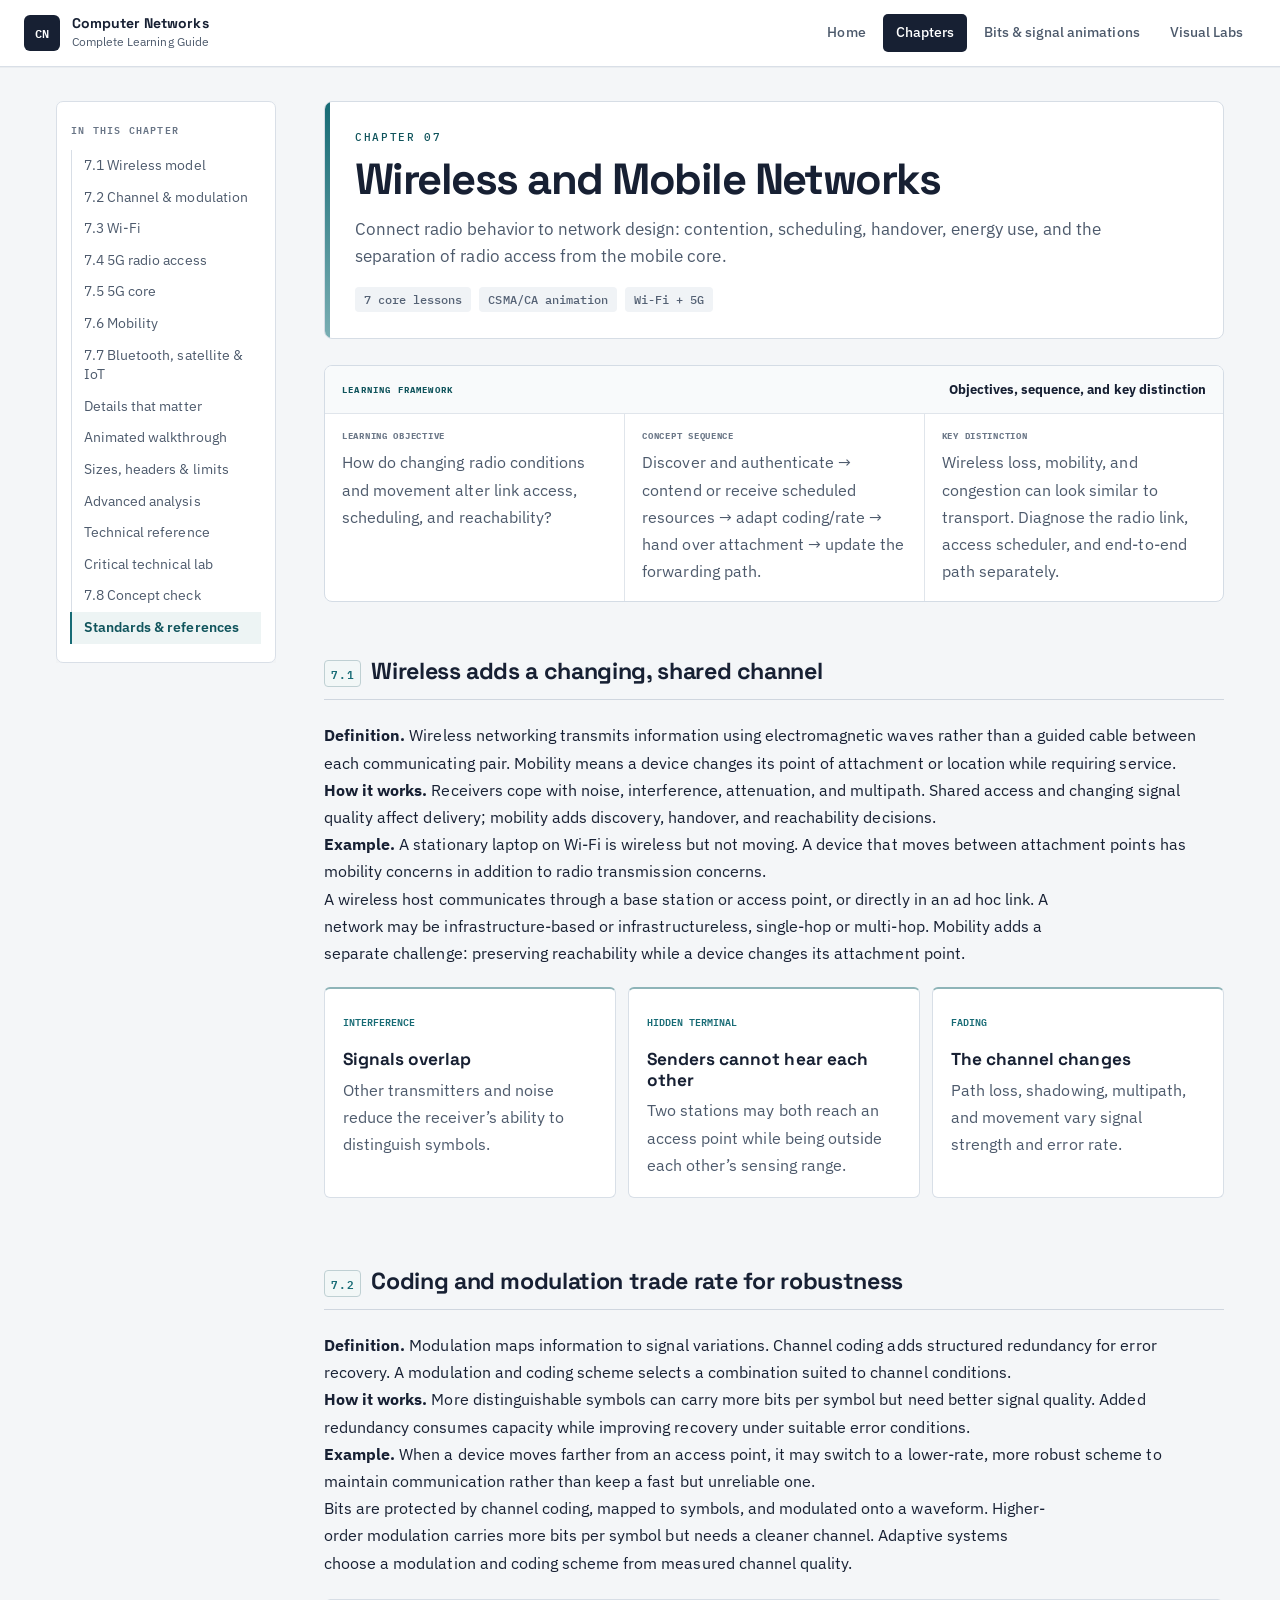
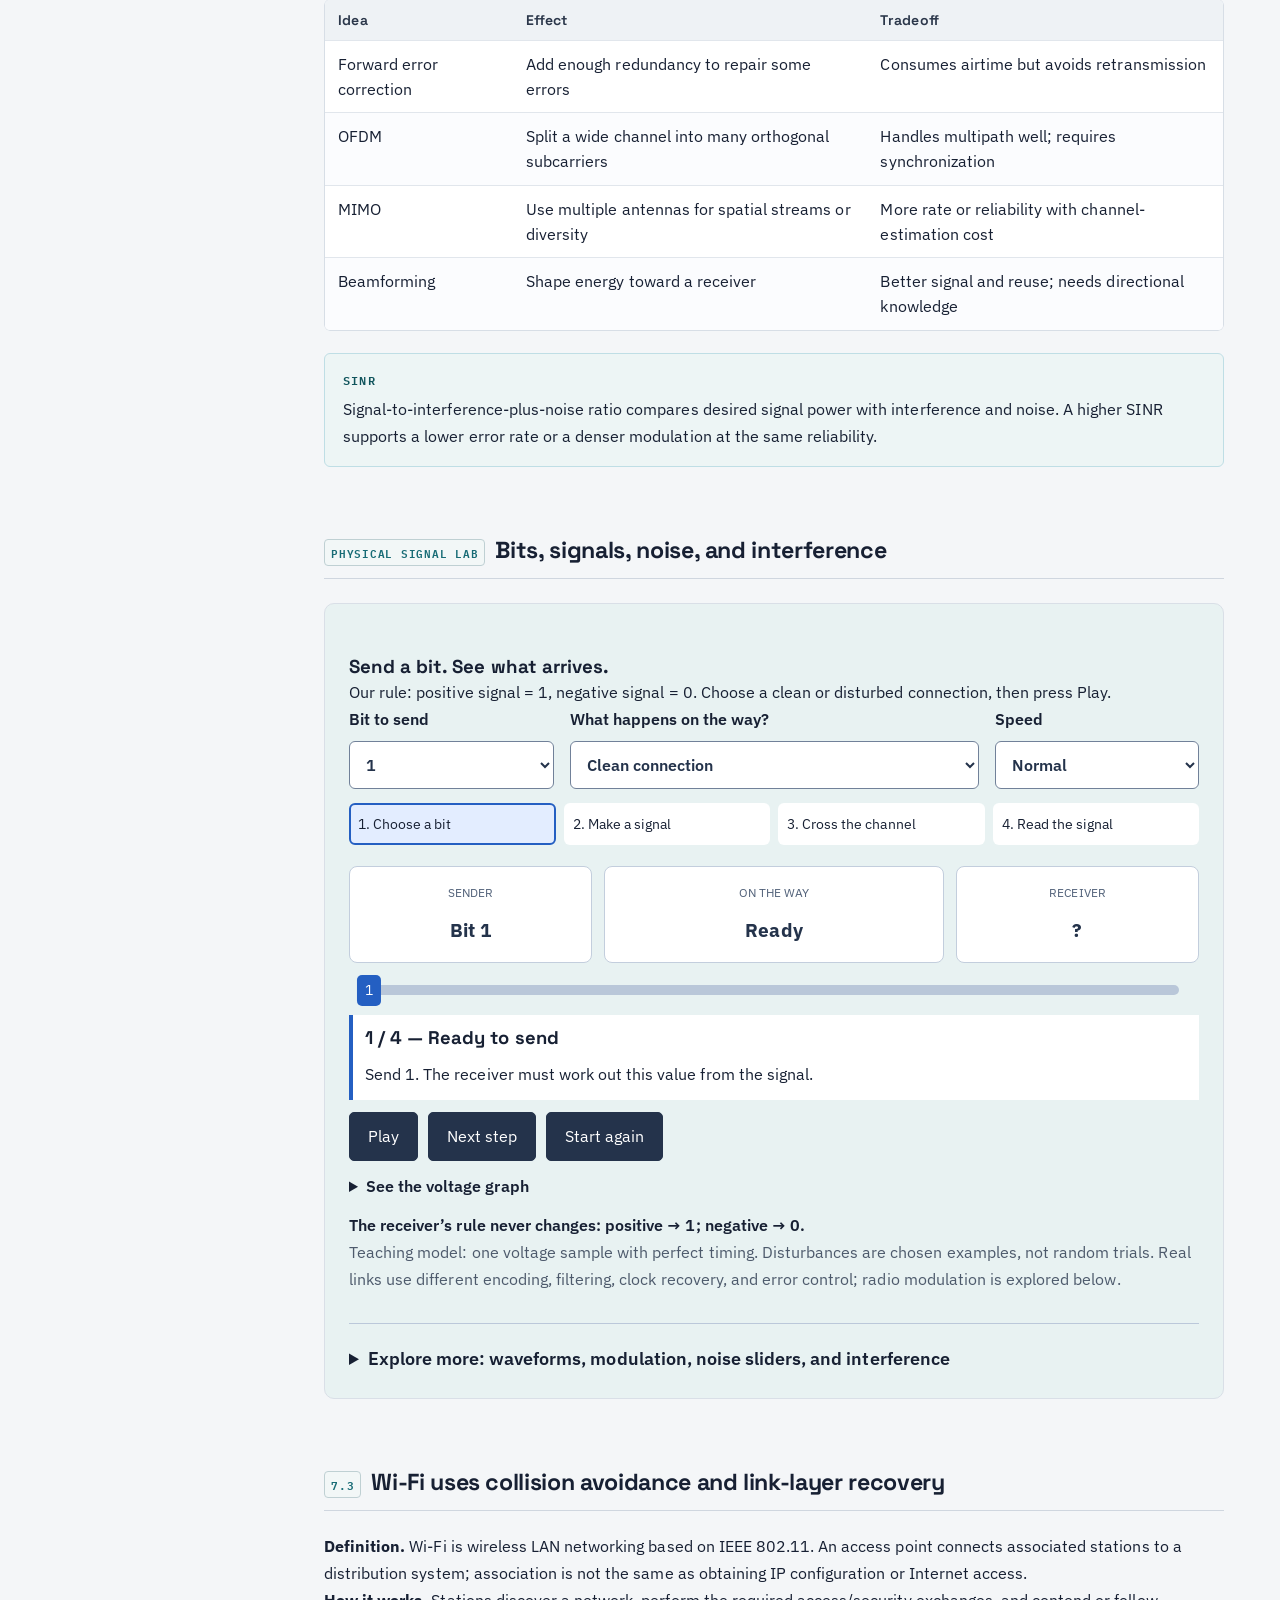
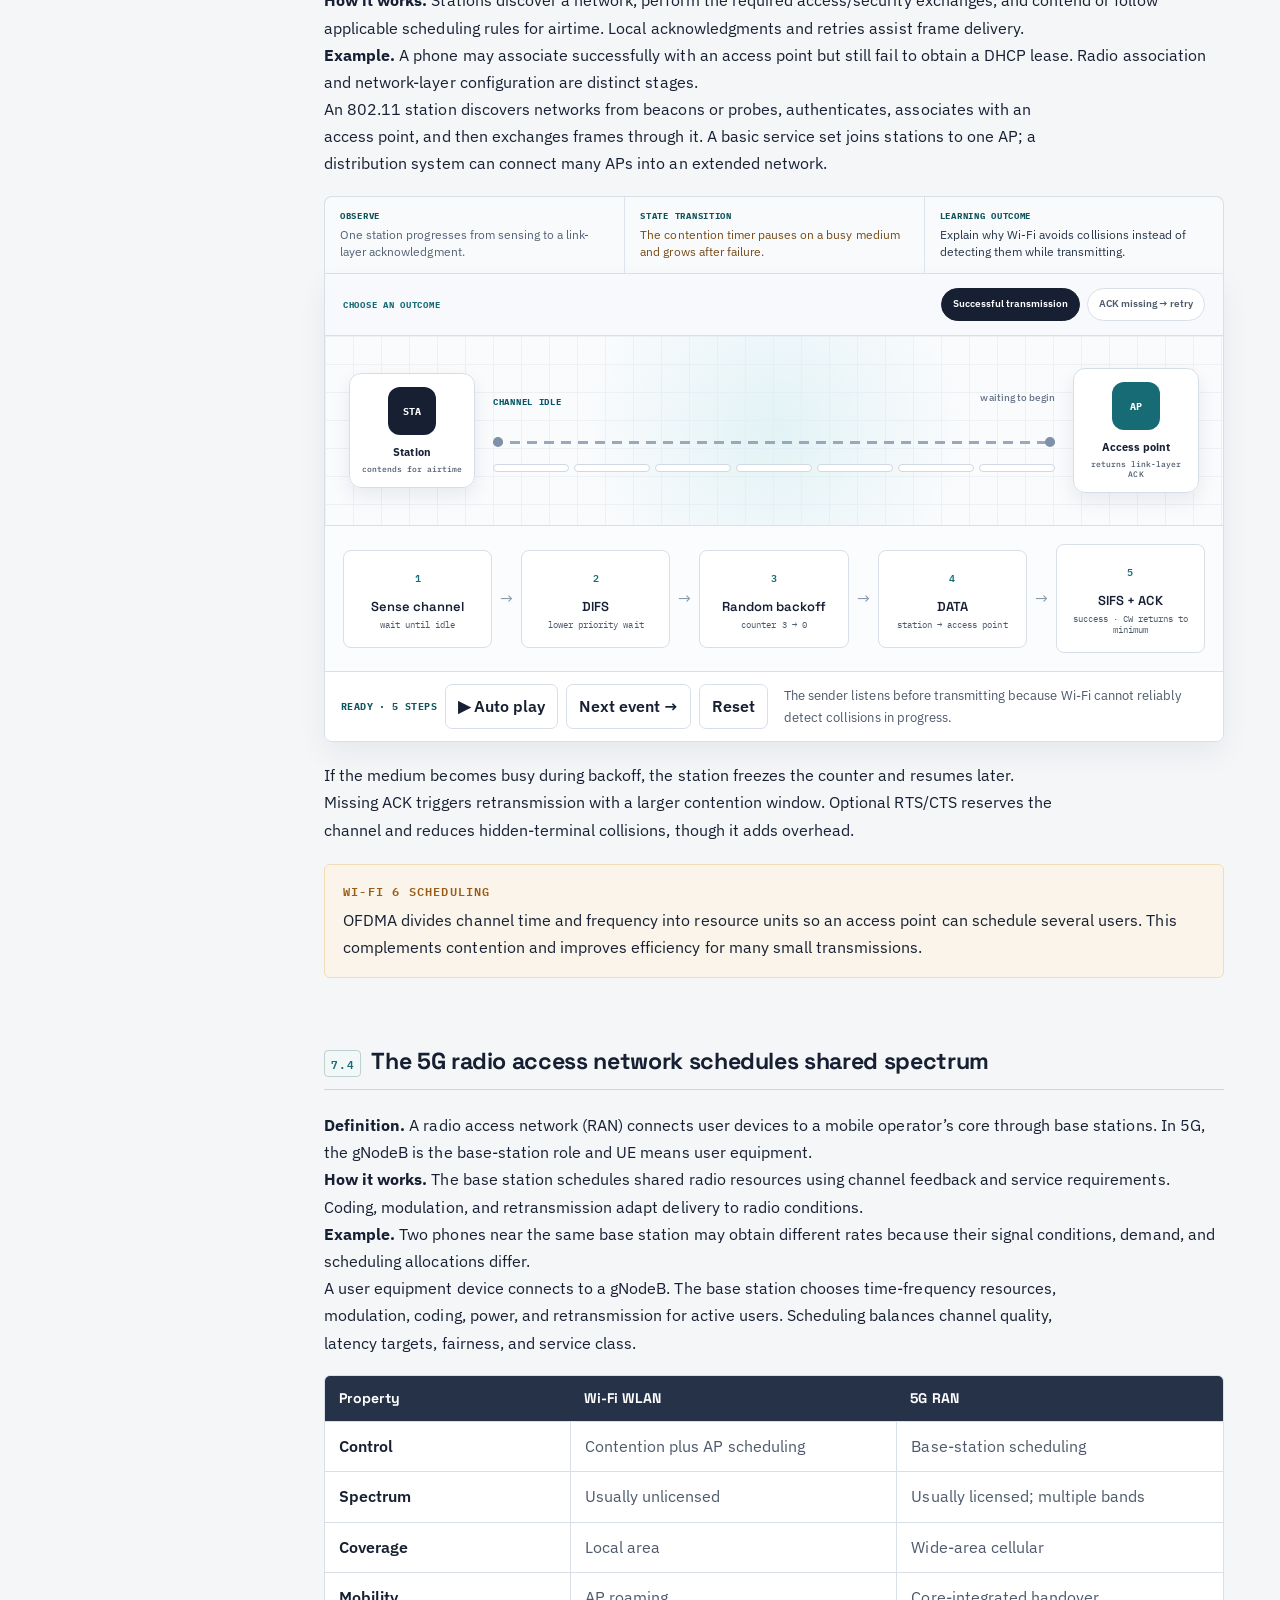
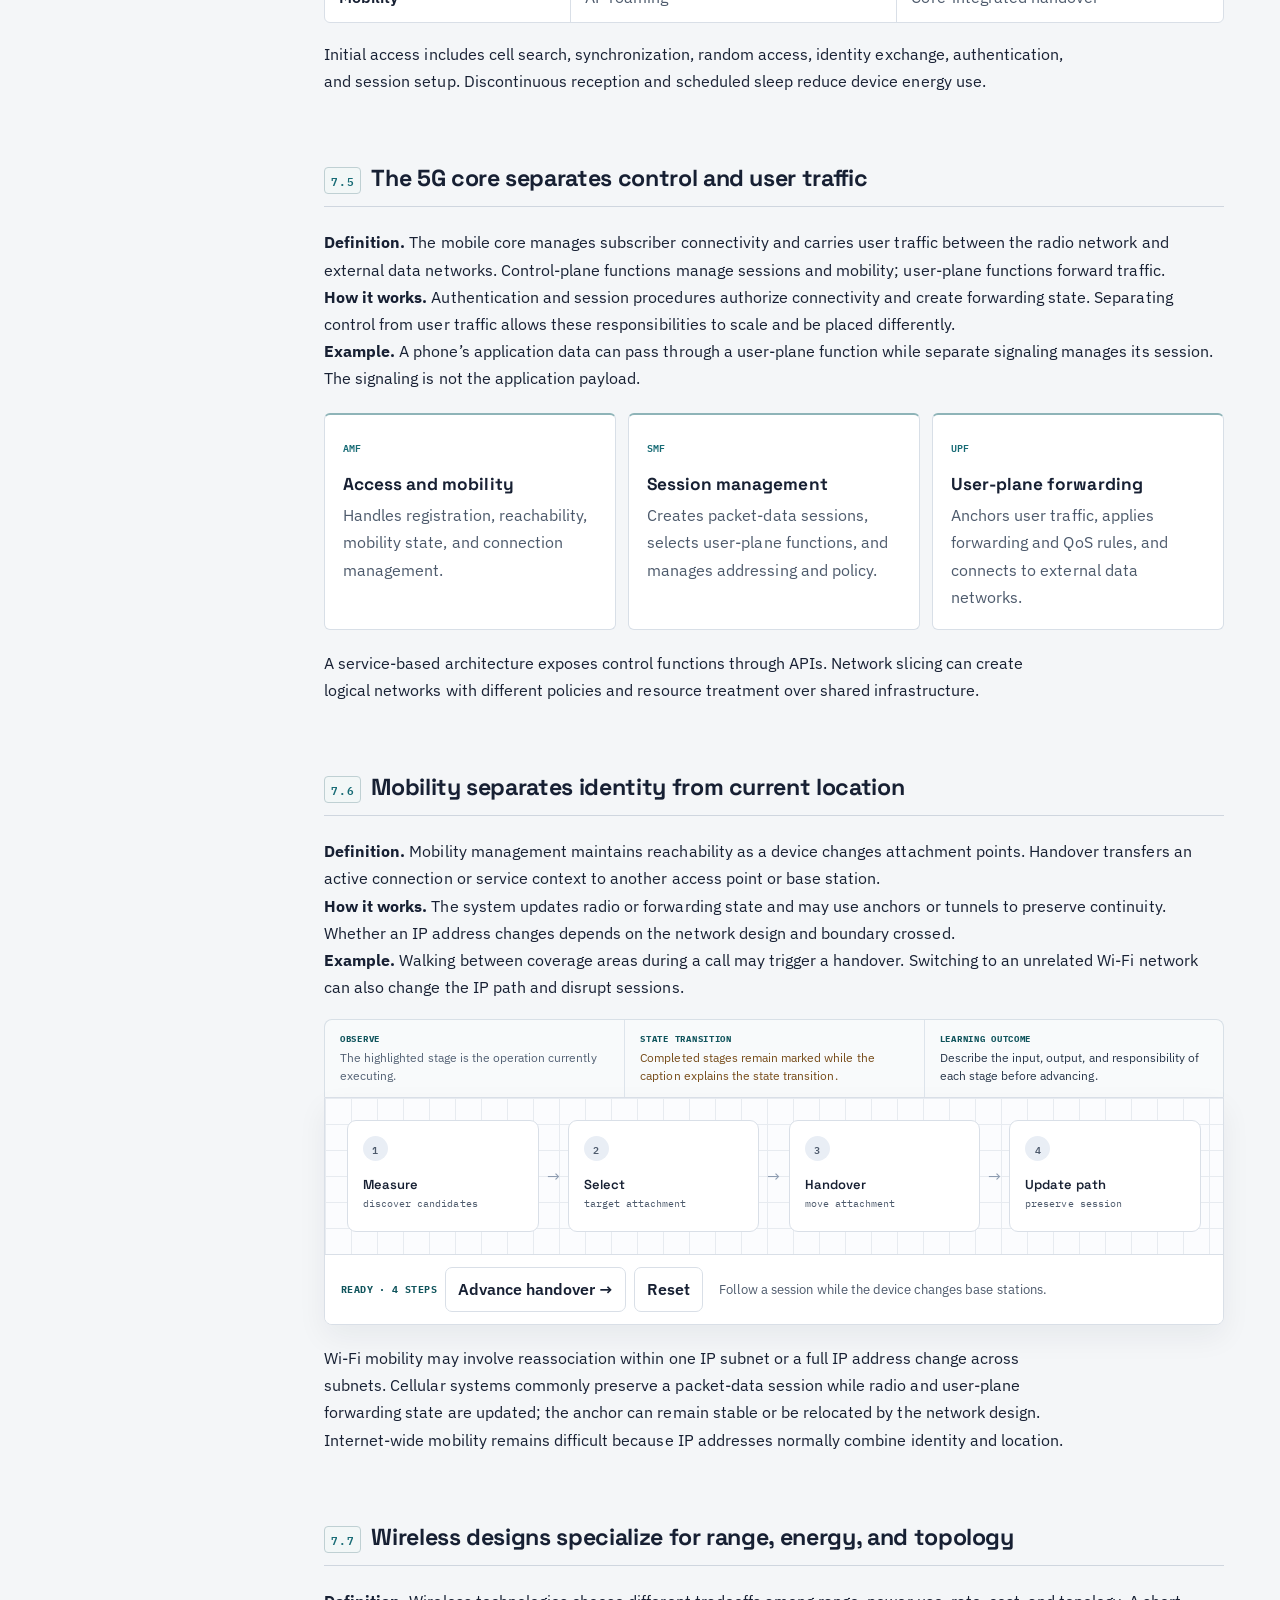
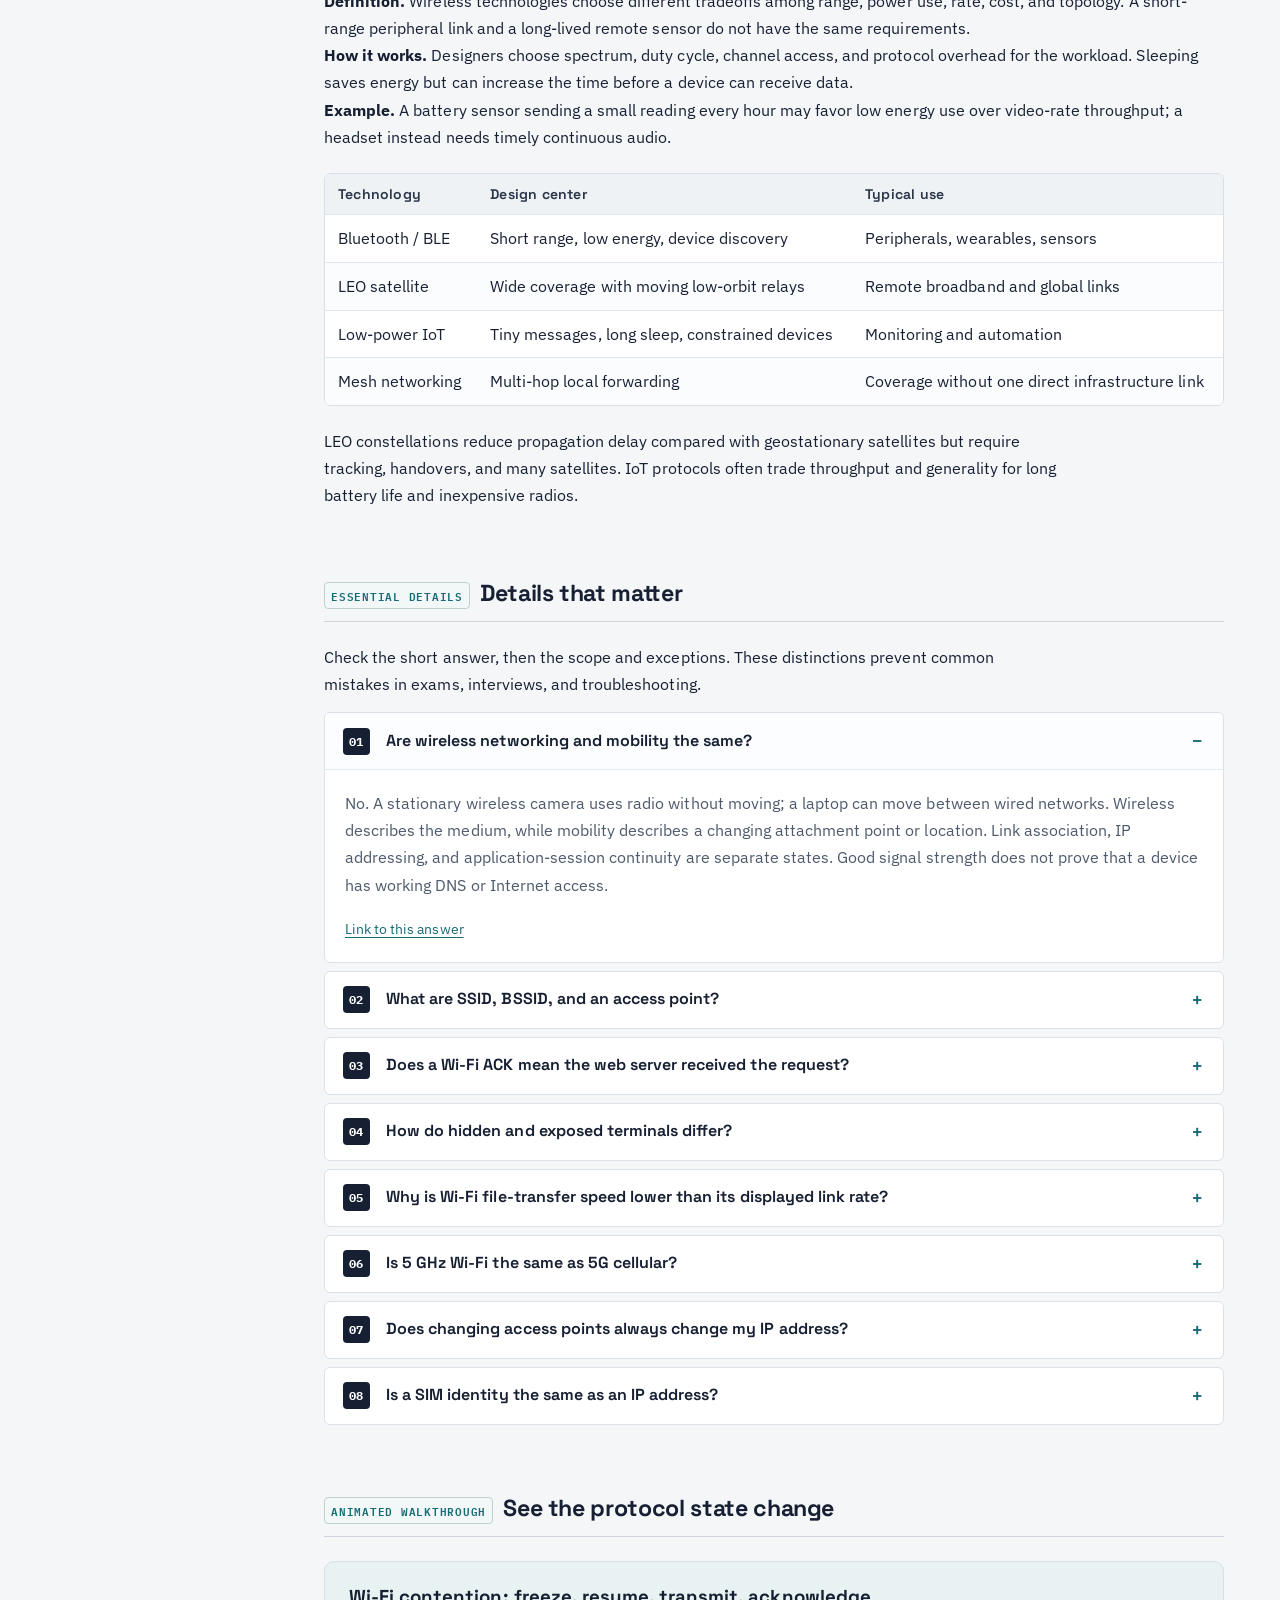
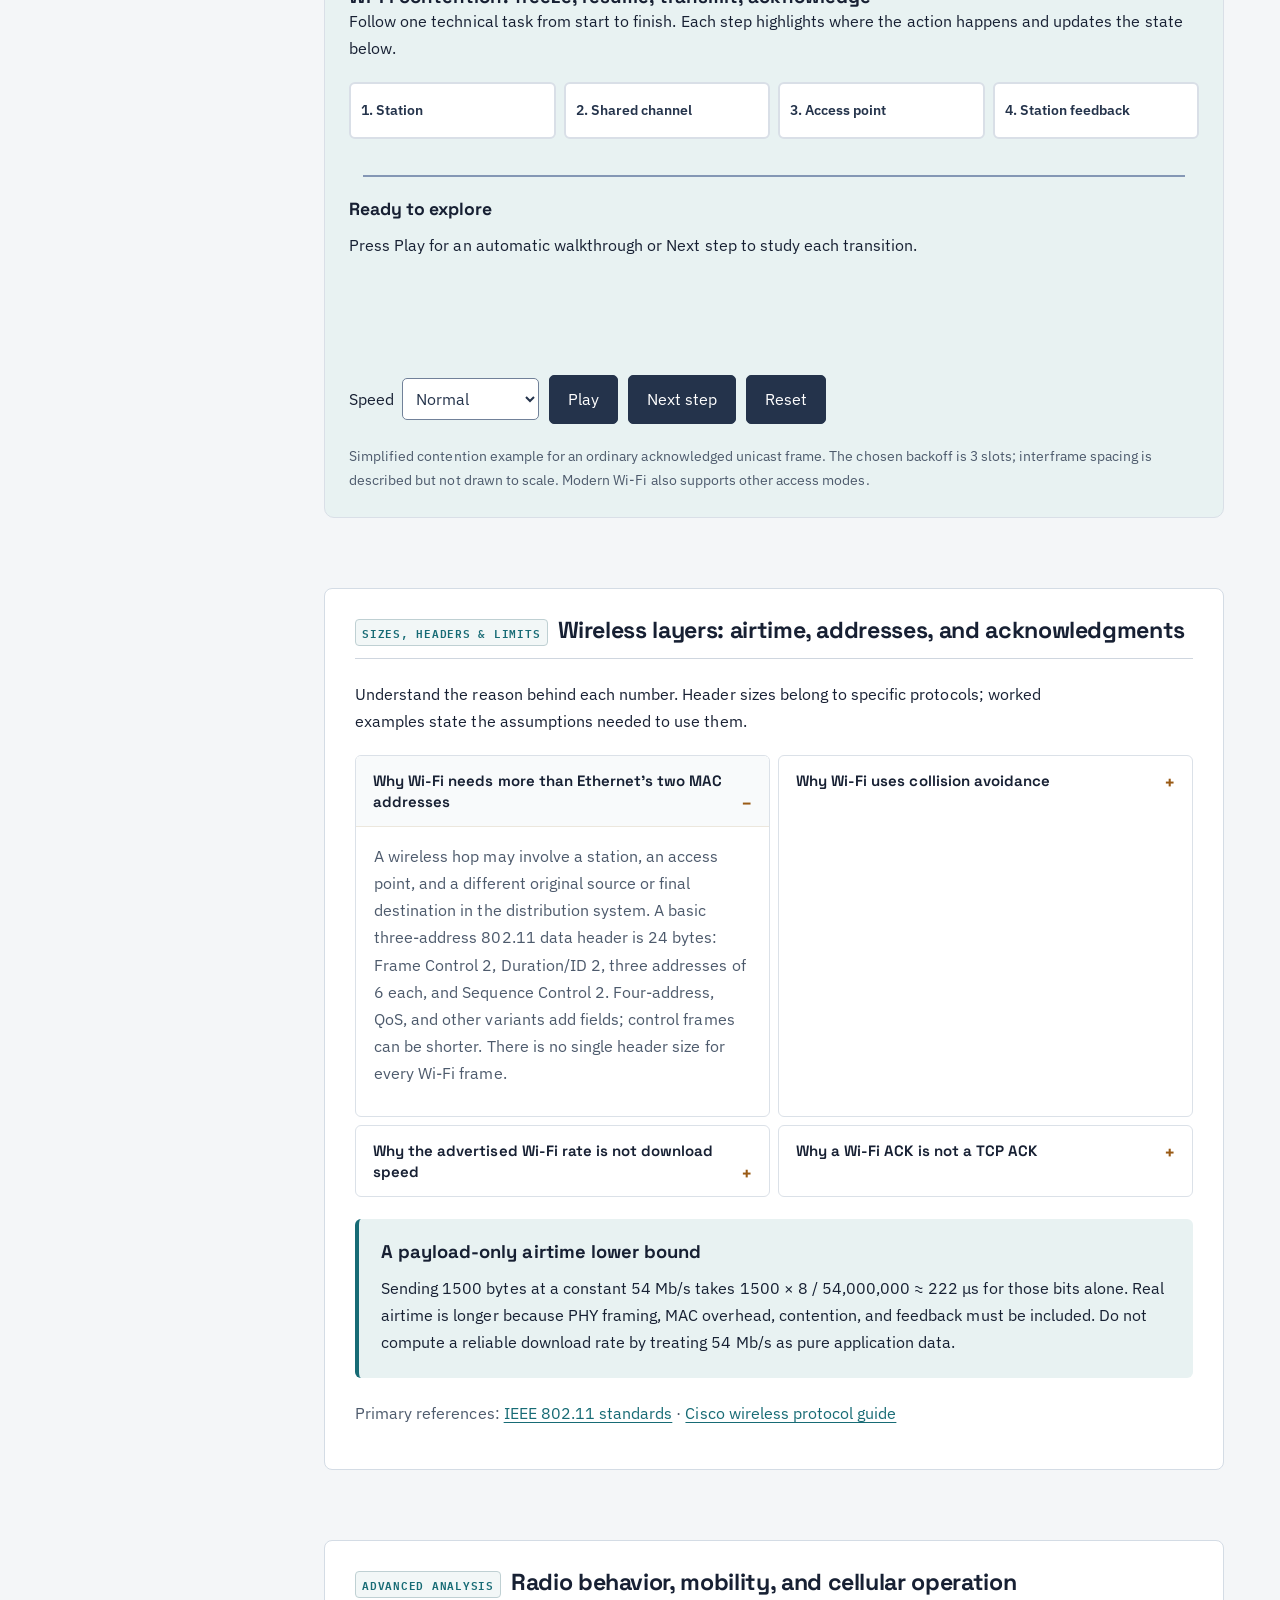
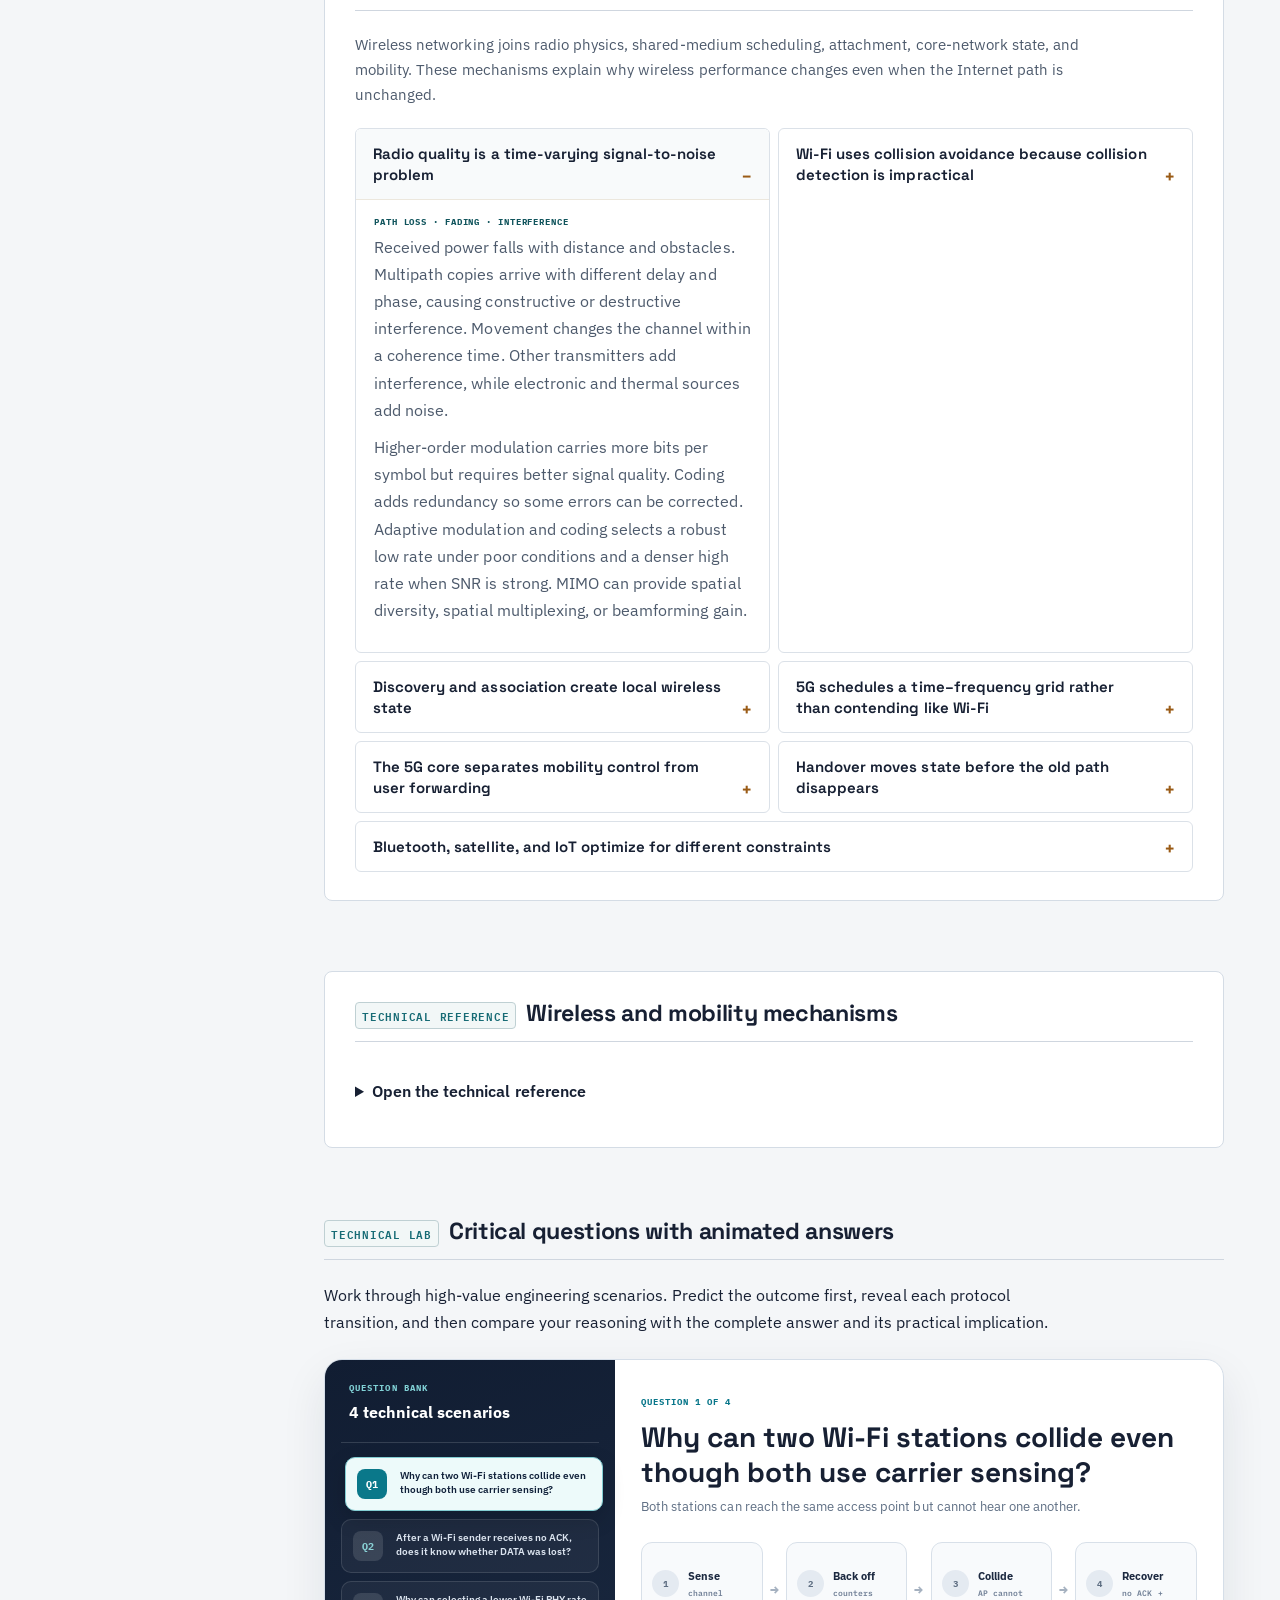
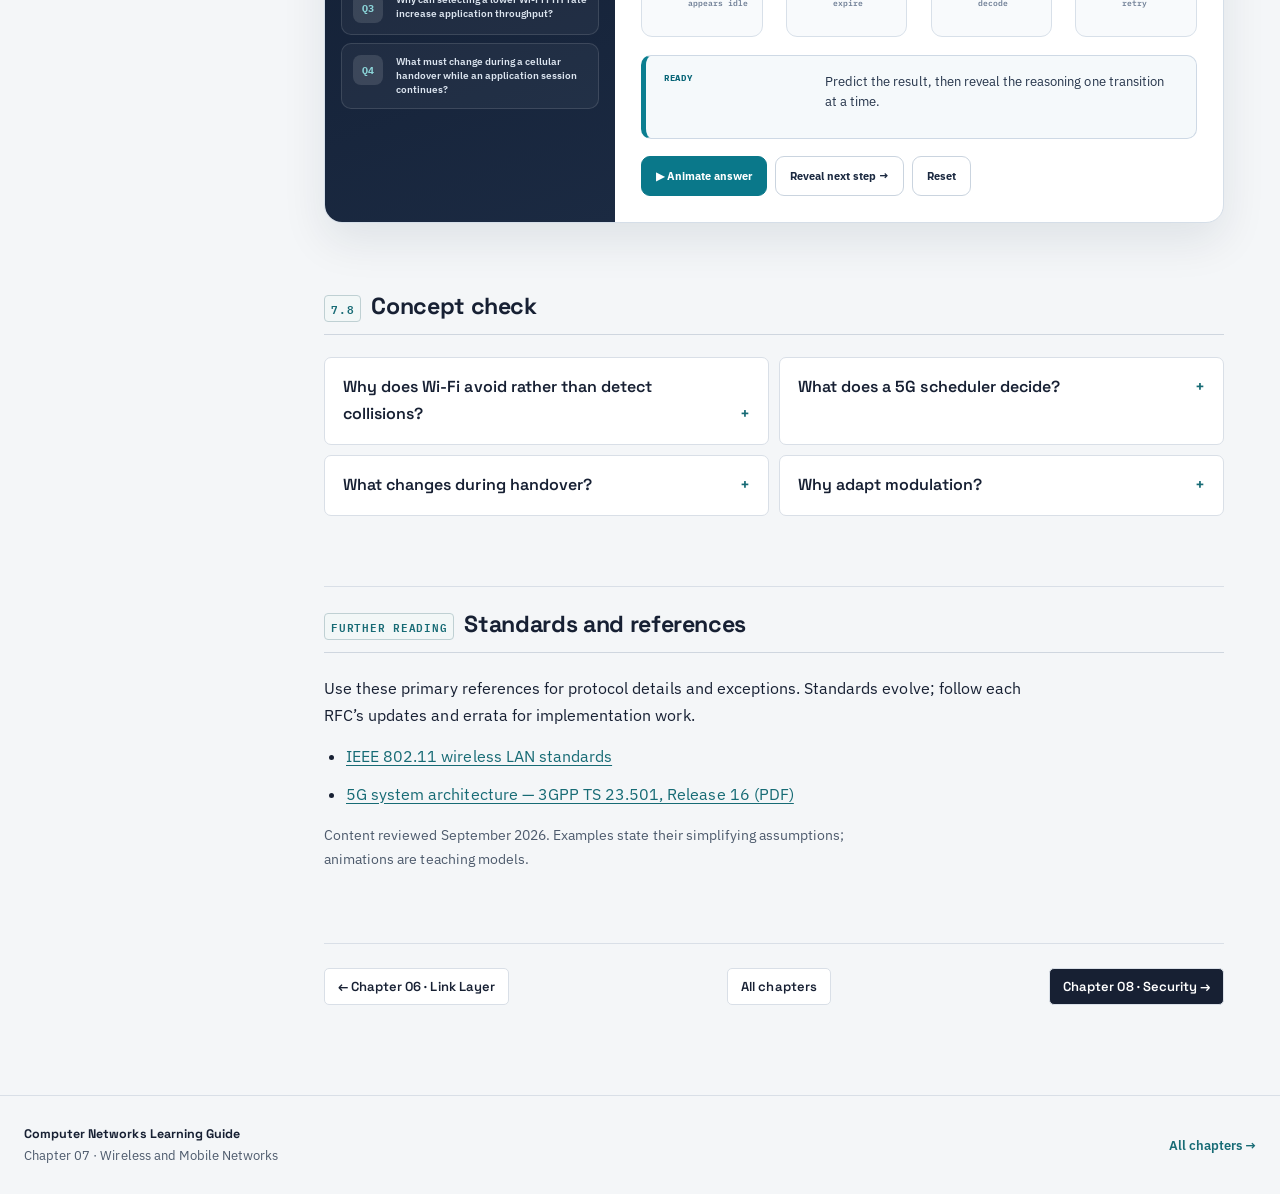
<file: chapter7.html>
<!doctype html><html lang="en"><head><meta charset="utf-8"><meta name="viewport" content="width=device-width, initial-scale=1"><meta name="description" content="Wireless and mobile networking: channels, coding, Wi-Fi, 5G radio and core, discovery, scheduling, energy, mobility, Bluetooth, satellite, and IoT."><title>Chapter 7 · Wireless and Mobile Networks</title><link rel="preconnect" href="https://fonts.googleapis.com"><link href="https://fonts.googleapis.com/css2?family=Space+Grotesk:wght@500;600;700&family=IBM+Plex+Sans:wght@400;500;600&family=IBM+Plex+Mono:wght@400;600&display=swap" rel="stylesheet"><link rel="icon" href="favicon.svg"><link rel="stylesheet" href="styles.css?v=35"><link rel="stylesheet" href="technical-walkthroughs.css?v=1"><link rel="stylesheet" href="physical-lab.css?v=3"></head>
<body class="chapter-page"><a class="skip-link" href="#chapter-content">Skip to chapter content</a><div class="reading-progress" aria-hidden="true"><span id="progressBar"></span></div><header class="site-header"><nav class="nav" aria-label="Main navigation"><a class="brand" href="index.html"><span class="brand-mark">CN</span><span class="brand-text"><strong>Computer Networks</strong><span>Complete Learning Guide</span></span></a><ul class="nav-links"><li><a href="index.html">Home</a></li><li><a class="active" href="topics.html">Chapters</a></li><li><a href="#physical-animations">Bits &amp; signal animations</a></li><li><a href="#wifi">Visual Labs</a></li></ul></nav></header>
<main class="chapter-layout"><header class="chapter-masthead"><p class="chapter-kicker">Chapter 07</p><h1>Wireless and Mobile Networks</h1><p class="chapter-intro">Connect radio behavior to network design: contention, scheduling, handover, energy use, and the separation of radio access from the mobile core.</p><div class="chapter-meta"><span>7 core lessons</span><span>CSMA/CA animation</span><span>Wi-Fi + 5G</span></div></header>
<aside class="toc" aria-label="Chapter contents"><div class="toc-card"><h2>In this chapter</h2><ol><li><a class="current" href="#wireless">7.1 Wireless model</a></li><li><a href="#physical">7.2 Channel & modulation</a></li><li><a href="#wifi">7.3 Wi-Fi</a></li><li><a href="#ran">7.4 5G radio access</a></li><li><a href="#core">7.5 5G core</a></li><li><a href="#mobility">7.6 Mobility</a></li><li><a href="#other">7.7 Bluetooth, satellite & IoT</a></li><li><a href="#essential-details">Details that matter</a></li><li><a href="#technical-walkthrough">Animated walkthrough</a></li><li><a href="#layer-details">Sizes, headers &amp; limits</a></li><li><a href="#book-scan">Advanced analysis</a></li><li><a href="#master-reference">Technical reference</a></li><li><a href="#critical-questions">Critical technical lab</a></li><li><a href="#review">7.8 Concept check</a></li><li><a href="#sources">Standards &amp; references</a></li></ol></div></aside>
<article class="chapter-body" id="chapter-content"><section class="chapter-orientation" aria-label="Chapter roadmap"><div class="orientation-title"><span>LEARNING FRAMEWORK</span><b>Objectives, sequence, and key distinction</b></div><div class="orientation-grid"><article><span>LEARNING OBJECTIVE</span><p>How do changing radio conditions and movement alter link access, scheduling, and reachability?</p></article><article><span>CONCEPT SEQUENCE</span><p>Discover and authenticate → contend or receive scheduled resources → adapt coding/rate → hand over attachment → update the forwarding path.</p></article><article><span>KEY DISTINCTION</span><p>Wireless loss, mobility, and congestion can look similar to transport. Diagnose the radio link, access scheduler, and end-to-end path separately.</p></article></div></section><section class="chapter-section" id="wireless"><h2><span>7.1</span> Wireless adds a changing, shared channel</h2><!-- foundation-wireless:start --><div class="concept-foundation"><p><strong>Definition.</strong> Wireless networking transmits information using electromagnetic waves rather than a guided cable between each communicating pair. Mobility means a device changes its point of attachment or location while requiring service.</p><p><strong>How it works.</strong> Receivers cope with noise, interference, attenuation, and multipath. Shared access and changing signal quality affect delivery; mobility adds discovery, handover, and reachability decisions.</p><p><strong>Example.</strong> A stationary laptop on Wi-Fi is wireless but not moving. A device that moves between attachment points has mobility concerns in addition to radio transmission concerns.</p></div><!-- foundation-wireless:end --><p>A wireless host communicates through a base station or access point, or directly in an ad hoc link. A network may be infrastructure-based or infrastructureless, single-hop or multi-hop. Mobility adds a separate challenge: preserving reachability while a device changes its attachment point.</p><div class="concept-grid three"><article><b>INTERFERENCE</b><h3>Signals overlap</h3><p>Other transmitters and noise reduce the receiver’s ability to distinguish symbols.</p></article><article><b>HIDDEN TERMINAL</b><h3>Senders cannot hear each other</h3><p>Two stations may both reach an access point while being outside each other’s sensing range.</p></article><article><b>FADING</b><h3>The channel changes</h3><p>Path loss, shadowing, multipath, and movement vary signal strength and error rate.</p></article></div></section>
<section class="chapter-section" id="physical"><h2><span>7.2</span> Coding and modulation trade rate for robustness</h2><!-- foundation-physical:start --><div class="concept-foundation"><p><strong>Definition.</strong> Modulation maps information to signal variations. Channel coding adds structured redundancy for error recovery. A modulation and coding scheme selects a combination suited to channel conditions.</p><p><strong>How it works.</strong> More distinguishable symbols can carry more bits per symbol but need better signal quality. Added redundancy consumes capacity while improving recovery under suitable error conditions.</p><p><strong>Example.</strong> When a device moves farther from an access point, it may switch to a lower-rate, more robust scheme to maintain communication rather than keep a fast but unreliable one.</p></div><!-- foundation-physical:end --><p>Bits are protected by channel coding, mapped to symbols, and modulated onto a waveform. Higher-order modulation carries more bits per symbol but needs a cleaner channel. Adaptive systems choose a modulation and coding scheme from measured channel quality.</p><div class="table-scroll" tabindex="0" role="region" aria-label="Reference table"><table class="data-table"><thead><tr><th>Idea</th><th>Effect</th><th>Tradeoff</th></tr></thead><tbody><tr><td>Forward error correction</td><td>Add enough redundancy to repair some errors</td><td>Consumes airtime but avoids retransmission</td></tr><tr><td>OFDM</td><td>Split a wide channel into many orthogonal subcarriers</td><td>Handles multipath well; requires synchronization</td></tr><tr><td>MIMO</td><td>Use multiple antennas for spatial streams or diversity</td><td>More rate or reliability with channel-estimation cost</td></tr><tr><td>Beamforming</td><td>Shape energy toward a receiver</td><td>Better signal and reuse; needs directional knowledge</td></tr></tbody></table></div><div class="definition-box"><span>SINR</span><p>Signal-to-interference-plus-noise ratio compares desired signal power with interference and noise. A higher SINR supports a lower error rate or a denser modulation at the same reliability.</p></div></section>
<section class="chapter-section" id="physical-animations"><h2><span>Physical signal lab</span> Bits, signals, noise, and interference</h2><div id="physical-signal-lab"></div><noscript><p>Enable JavaScript to compare NRZ, Manchester, ASK, FSK, and BPSK waveforms and experiment with channel impairments.</p></noscript></section><section class="chapter-section" id="wifi"><h2><span>7.3</span> Wi-Fi uses collision avoidance and link-layer recovery</h2><!-- foundation-wifi:start --><div class="concept-foundation"><p><strong>Definition.</strong> Wi-Fi is wireless LAN networking based on IEEE 802.11. An access point connects associated stations to a distribution system; association is not the same as obtaining IP configuration or Internet access.</p><p><strong>How it works.</strong> Stations discover a network, perform the required access/security exchanges, and contend or follow applicable scheduling rules for airtime. Local acknowledgments and retries assist frame delivery.</p><p><strong>Example.</strong> A phone may associate successfully with an access point but still fail to obtain a DHCP lease. Radio association and network-layer configuration are distinct stages.</p></div><!-- foundation-wifi:end --><p>An 802.11 station discovers networks from beacons or probes, authenticates, associates with an access point, and then exchanges frames through it. A basic service set joins stations to one AP; a distribution system can connect many APs into an extended network.</p><div class="wifi-lab" id="wifiLab"><div class="wifi-scenarios" role="tablist" aria-label="Wi-Fi outcome"><span>CHOOSE AN OUTCOME</span><button class="active" data-wifi-scenario="success" role="tab" aria-selected="true" type="button">Successful transmission</button><button data-wifi-scenario="retry" role="tab" aria-selected="false" type="button">ACK missing → retry</button></div><div class="wifi-medium" id="wifiMedium" data-phase="idle" aria-live="polite"><div class="wifi-peer"><i>STA</i><b>Station</b><small>contends for airtime</small></div><div class="wifi-channel"><div class="wifi-medium-readout"><span id="wifiMediumLabel">CHANNEL IDLE</span><b id="wifiCounter">waiting to begin</b></div><div class="wifi-airtrack"><span></span><i id="wifiAirPacket">FRAME</i></div><div class="wifi-slots" id="wifiSlots" aria-hidden="true"><i></i><i></i><i></i><i></i><i></i><i></i><i></i></div></div><div class="wifi-peer access-point"><i>AP</i><b>Access point</b><small>returns link-layer ACK</small></div></div><div class="wifi-timeline" id="wifiTimeline"></div><div class="flow-controls"><span class="walkthrough-status" id="wifiStatus" aria-live="polite">READY · 5 STEPS</span><button id="wifiPlay" type="button">▶ Auto play</button><button id="wifiNext" type="button">Next event →</button><button id="wifiReset" type="button">Reset</button><p id="wifiCaption">The sender listens before transmitting because Wi-Fi cannot reliably detect collisions in progress.</p></div></div><p>If the medium becomes busy during backoff, the station freezes the counter and resumes later. Missing ACK triggers retransmission with a larger contention window. Optional RTS/CTS reserves the channel and reduces hidden-terminal collisions, though it adds overhead.</p><div class="note-box"><span>WI-FI 6 SCHEDULING</span><p>OFDMA divides channel time and frequency into resource units so an access point can schedule several users. This complements contention and improves efficiency for many small transmissions.</p></div></section>
<section class="chapter-section" id="ran"><h2><span>7.4</span> The 5G radio access network schedules shared spectrum</h2><!-- foundation-ran:start --><div class="concept-foundation"><p><strong>Definition.</strong> A radio access network (RAN) connects user devices to a mobile operator’s core through base stations. In 5G, the gNodeB is the base-station role and UE means user equipment.</p><p><strong>How it works.</strong> The base station schedules shared radio resources using channel feedback and service requirements. Coding, modulation, and retransmission adapt delivery to radio conditions.</p><p><strong>Example.</strong> Two phones near the same base station may obtain different rates because their signal conditions, demand, and scheduling allocations differ.</p></div><!-- foundation-ran:end --><p>A user equipment device connects to a gNodeB. The base station chooses time-frequency resources, modulation, coding, power, and retransmission for active users. Scheduling balances channel quality, latency targets, fairness, and service class.</p><div class="comparison-table"><div class="comparison-head"><b>Property</b><b>Wi-Fi WLAN</b><b>5G RAN</b></div><div><span>Control</span><p>Contention plus AP scheduling</p><p>Base-station scheduling</p></div><div><span>Spectrum</span><p>Usually unlicensed</p><p>Usually licensed; multiple bands</p></div><div><span>Coverage</span><p>Local area</p><p>Wide-area cellular</p></div><div><span>Mobility</span><p>AP roaming</p><p>Core-integrated handover</p></div></div><p>Initial access includes cell search, synchronization, random access, identity exchange, authentication, and session setup. Discontinuous reception and scheduled sleep reduce device energy use.</p></section>
<section class="chapter-section" id="core"><h2><span>7.5</span> The 5G core separates control and user traffic</h2><!-- foundation-core:start --><div class="concept-foundation"><p><strong>Definition.</strong> The mobile core manages subscriber connectivity and carries user traffic between the radio network and external data networks. Control-plane functions manage sessions and mobility; user-plane functions forward traffic.</p><p><strong>How it works.</strong> Authentication and session procedures authorize connectivity and create forwarding state. Separating control from user traffic allows these responsibilities to scale and be placed differently.</p><p><strong>Example.</strong> A phone’s application data can pass through a user-plane function while separate signaling manages its session. The signaling is not the application payload.</p></div><!-- foundation-core:end --><div class="concept-grid three"><article><b>AMF</b><h3>Access and mobility</h3><p>Handles registration, reachability, mobility state, and connection management.</p></article><article><b>SMF</b><h3>Session management</h3><p>Creates packet-data sessions, selects user-plane functions, and manages addressing and policy.</p></article><article><b>UPF</b><h3>User-plane forwarding</h3><p>Anchors user traffic, applies forwarding and QoS rules, and connects to external data networks.</p></article></div><p>A service-based architecture exposes control functions through APIs. Network slicing can create logical networks with different policies and resource treatment over shared infrastructure.</p></section>
<section class="chapter-section" id="mobility"><h2><span>7.6</span> Mobility separates identity from current location</h2><!-- foundation-mobility:start --><div class="concept-foundation"><p><strong>Definition.</strong> Mobility management maintains reachability as a device changes attachment points. Handover transfers an active connection or service context to another access point or base station.</p><p><strong>How it works.</strong> The system updates radio or forwarding state and may use anchors or tunnels to preserve continuity. Whether an IP address changes depends on the network design and boundary crossed.</p><p><strong>Example.</strong> Walking between coverage areas during a call may trigger a handover. Switching to an unrelated Wi-Fi network can also change the IP path and disrupt sessions.</p></div><!-- foundation-mobility:end --><div class="guided-flow" data-stepper><div class="flow-track"><div data-flow-step data-caption="The device measures candidate access points or cells while still using its current attachment."><b>1</b><span>Measure<small>discover candidates</small></span></div><i>→</i><div data-flow-step data-caption="The network or device selects a target using signal quality, load, policy, and service requirements."><b>2</b><span>Select<small>target attachment</small></span></div><i>→</i><div data-flow-step data-caption="The new access path is prepared and security context is transferred or re-established."><b>3</b><span>Handover<small>move attachment</small></span></div><i>→</i><div data-flow-step data-caption="Forwarding state changes so downlink packets reach the device through the new path."><b>4</b><span>Update path<small>preserve session</small></span></div></div><div class="flow-controls"><button type="button" data-flow-next>Advance handover →</button><button type="button" data-flow-reset>Reset</button><p data-flow-caption>Follow a session while the device changes base stations.</p></div></div><p>Wi-Fi mobility may involve reassociation within one IP subnet or a full IP address change across subnets. Cellular systems commonly preserve a packet-data session while radio and user-plane forwarding state are updated; the anchor can remain stable or be relocated by the network design. Internet-wide mobility remains difficult because IP addresses normally combine identity and location.</p></section>
<section class="chapter-section" id="other"><h2><span>7.7</span> Wireless designs specialize for range, energy, and topology</h2><!-- foundation-other:start --><div class="concept-foundation"><p><strong>Definition.</strong> Wireless technologies choose different tradeoffs among range, power use, rate, cost, and topology. A short-range peripheral link and a long-lived remote sensor do not have the same requirements.</p><p><strong>How it works.</strong> Designers choose spectrum, duty cycle, channel access, and protocol overhead for the workload. Sleeping saves energy but can increase the time before a device can receive data.</p><p><strong>Example.</strong> A battery sensor sending a small reading every hour may favor low energy use over video-rate throughput; a headset instead needs timely continuous audio.</p></div><!-- foundation-other:end --><div class="table-scroll" tabindex="0" role="region" aria-label="Reference table"><table class="data-table"><thead><tr><th>Technology</th><th>Design center</th><th>Typical use</th></tr></thead><tbody><tr><td>Bluetooth / BLE</td><td>Short range, low energy, device discovery</td><td>Peripherals, wearables, sensors</td></tr><tr><td>LEO satellite</td><td>Wide coverage with moving low-orbit relays</td><td>Remote broadband and global links</td></tr><tr><td>Low-power IoT</td><td>Tiny messages, long sleep, constrained devices</td><td>Monitoring and automation</td></tr><tr><td>Mesh networking</td><td>Multi-hop local forwarding</td><td>Coverage without one direct infrastructure link</td></tr></tbody></table></div><p>LEO constellations reduce propagation delay compared with geostationary satellites but require tracking, handovers, and many satellites. IoT protocols often trade throughput and generality for long battery life and inexpensive radios.</p></section>

      <!-- essentials:start -->
<section class="chapter-section essentials" id="essential-details">
<h2><span>Essential details</span> Details that matter</h2>
<p>Check the short answer, then the scope and exceptions. These distinctions prevent common mistakes in exams, interviews, and troubleshooting.</p>

<div class="qa-list">
<details class="qa-item" id="wireless-mobility" open><summary><span class="qa-number">01</span>Are wireless networking and mobility the same?</summary><div class="qa-answer"><p>No. A stationary wireless camera uses radio without moving; a laptop can move between wired networks. Wireless describes the medium, while mobility describes a changing attachment point or location. Link association, IP addressing, and application-session continuity are separate states. Good signal strength does not prove that a device has working DNS or Internet access.</p><a class="answer-permalink" href="#wireless-mobility">Link to this answer</a></div></details>
<details class="qa-item" id="ssid-bssid"><summary><span class="qa-number">02</span>What are SSID, BSSID, and an access point?</summary><div class="qa-answer"><p>SSID is the network name visible to users; multiple access points may advertise the same name. A BSSID identifies a basic service set, commonly with a MAC-address-like identifier for an AP radio’s service. An AP can advertise multiple networks. A shared SSID is not proof that two radios are equally trusted, nor does it guarantee seamless roaming.</p><a class="answer-permalink" href="#ssid-bssid">Link to this answer</a></div></details>
<details class="qa-item" id="wifi-ack"><summary><span class="qa-number">03</span>Does a Wi-Fi ACK mean the web server received the request?</summary><div class="qa-answer"><p>No. A Wi-Fi acknowledgment confirms a local link transmission under that protocol’s rules. IP forwarding, transport delivery, and application processing are later stages. A local retransmission may repair radio loss before TCP notices; excessive retries can instead increase RTT and jitter. Broadcast and multicast delivery do not generally use the same individual ACK behavior as ordinary unicast.</p><a class="answer-permalink" href="#wifi-ack">Link to this answer</a></div></details>
<details class="qa-item" id="hidden-exposed"><summary><span class="qa-number">04</span>How do hidden and exposed terminals differ?</summary><div class="qa-answer"><p>Hidden senders cannot hear one another but can interfere at a common receiver. An exposed sender hears nearby traffic and may defer even when its own transmission could have been safe at another receiver. Carrier sensing alone cannot infer every receiver’s interference conditions. RTS/CTS can reduce hidden-terminal problems but adds overhead and does not eliminate every collision.</p><a class="answer-permalink" href="#hidden-exposed">Link to this answer</a></div></details>
<details class="qa-item" id="wifi-rate"><summary><span class="qa-number">05</span>Why is Wi-Fi file-transfer speed lower than its displayed link rate?</summary><div class="qa-answer"><p>The displayed rate describes a selected physical mode, not exclusive application capacity. Headers, interframe spaces, contention, acknowledgments, retries, and other stations consume airtime. A slow or distant client may occupy substantial airtime even while transferring little data. Wider channels or more antennas do not help if the client, signal conditions, backhaul, or server is the bottleneck.</p><a class="answer-permalink" href="#wifi-rate">Link to this answer</a></div></details>
<details class="qa-item" id="band-vs-generation"><summary><span class="qa-number">06</span>Is 5 GHz Wi-Fi the same as 5G cellular?</summary><div class="qa-answer"><p>No. 5 GHz is a radio-frequency band used by some Wi-Fi networks. 5G identifies a cellular generation, which can operate in several frequency ranges. Wi-Fi generation names, channel widths, bands, and cellular generations describe different things. Equipment must support the particular band and mode, and local spectrum rules determine what channels may be used.</p><a class="answer-permalink" href="#band-vs-generation">Link to this answer</a></div></details>
<details class="qa-item" id="handover-address"><summary><span class="qa-number">07</span>Does changing access points always change my IP address?</summary><div class="qa-answer"><p>No. Roaming within the same bridged subnet may preserve the address. Moving to another IP subnet can require new addressing unless a mobility mechanism maintains reachability. Cellular networks use session and forwarding state to manage movement. A preserved IP address still does not guarantee uninterrupted application service: authentication, handover delay, packet loss, and timeout settings also matter.</p><a class="answer-permalink" href="#handover-address">Link to this answer</a></div></details>
<details class="qa-item" id="5g-identity"><summary><span class="qa-number">08</span>Is a SIM identity the same as an IP address?</summary><div class="qa-answer"><p>No. Subscriber credentials identify and authenticate a subscription; a packet-data session supplies network connectivity and may assign addresses. Radio identifiers, subscriber identity, phone numbers, and IP addresses have different scopes and lifetimes. In the 5G core, access/mobility management, session management, and user-plane forwarding are separate responsibilities rather than one device doing every task.</p><a class="answer-permalink" href="#5g-identity">Link to this answer</a></div></details>
</div></section>
<!-- essentials:end -->
<section class="chapter-section" id="technical-walkthrough"><h2><span>Animated walkthrough</span> See the protocol state change</h2><div class="technical-walkthrough" data-technical-walkthrough="7"></div><noscript><p>Enable JavaScript for the step-by-step walkthrough. The chapter’s definitions, worked examples, and protocol explanations remain available below and above this section.</p></noscript></section>
<!-- layer-details:start -->
<section class="chapter-section scan-section" id="layer-details"><h2><span>Sizes, headers &amp; limits</span> Wireless layers: airtime, addresses, and acknowledgments</h2><p>Understand the reason behind each number. Header sizes belong to specific protocols; worked examples state the assumptions needed to use them.</p><div class="scan-grid"><details class="scan-card" open><summary>Why Wi-Fi needs more than Ethernet’s two MAC addresses</summary><div class="scan-body"><p>A wireless hop may involve a station, an access point, and a different original source or final destination in the distribution system. A basic three-address 802.11 data header is 24 bytes: Frame Control 2, Duration/ID 2, three addresses of 6 each, and Sequence Control 2. Four-address, QoS, and other variants add fields; control frames can be shorter. There is no single header size for every Wi-Fi frame.</p></div></details><details class="scan-card"><summary>Why Wi-Fi uses collision avoidance</summary><div class="scan-body"><p>A radio’s own transmission can overwhelm a weak incoming signal, so collision detection while transmitting is not like shared wired Ethernet. Stations sense the medium and contend with backoff; many unicast frames use link acknowledgments and retries. Hidden stations can collide at a receiver even when each hears an idle channel. RTS/CTS can reserve airtime in suitable cases but adds overhead and does not eliminate all interference.</p></div></details><details class="scan-card"><summary>Why the advertised Wi-Fi rate is not download speed</summary><div class="scan-body"><p>The PHY rate describes a selected signaling mode, not useful application throughput. Preambles, MAC headers, security overhead, interframe spacing, contention, acknowledgments, and retries consume airtime. Channel width, modulation/coding, spatial streams, and signal conditions affect the rate. Aggregation amortizes overhead; slow or repeatedly retried transmissions occupy airtime that others cannot use simultaneously.</p></div></details><details class="scan-card"><summary>Why a Wi-Fi ACK is not a TCP ACK</summary><div class="scan-body"><p>A Wi-Fi acknowledgment confirms a local wireless reception under that link protocol; a TCP ACK concerns end-to-end byte receipt. Local retries can hide some radio loss from TCP, while also increasing delay. Neither acknowledgment establishes that a server committed an application transaction. Roaming between access points and changing an IP subnet are also different events.</p></div></details></div><div class="worked-example"><h3>A payload-only airtime lower bound</h3><p>Sending 1500 bytes at a constant 54 Mb/s takes 1500 × 8 / 54,000,000 ≈ 222 μs for those bits alone. Real airtime is longer because PHY framing, MAC overhead, contention, and feedback must be included. Do not compute a reliable download rate by treating 54 Mb/s as pure application data.</p></div><p class="table-note">Primary references: <a href="https://www.ieee802.org/11/">IEEE 802.11 standards</a> · <a href="https://www.cisco.com/c/en/us/td/docs/wireless/controller/8-10/config-guide/b_cg810.pdf">Cisco wireless protocol guide</a></p></section>
<!-- layer-details:end -->
<section class="chapter-section scan-section" id="book-scan"><h2><span>Advanced analysis</span> Radio behavior, mobility, and cellular operation</h2><p class="scan-intro">Wireless networking joins radio physics, shared-medium scheduling, attachment, core-network state, and mobility. These mechanisms explain why wireless performance changes even when the Internet path is unchanged.</p><div class="scan-grid"><details class="scan-card" open><summary>Radio quality is a time-varying signal-to-noise problem</summary><div class="scan-body"><span class="scan-label">PATH LOSS · FADING · INTERFERENCE</span><p>Received power falls with distance and obstacles. Multipath copies arrive with different delay and phase, causing constructive or destructive interference. Movement changes the channel within a coherence time. Other transmitters add interference, while electronic and thermal sources add noise.</p><p>Higher-order modulation carries more bits per symbol but requires better signal quality. Coding adds redundancy so some errors can be corrected. Adaptive modulation and coding selects a robust low rate under poor conditions and a denser high rate when SNR is strong. MIMO can provide spatial diversity, spatial multiplexing, or beamforming gain.</p></div></details><details class="scan-card"><summary>Wi-Fi uses collision avoidance because collision detection is impractical</summary><div class="scan-body"><span class="scan-label">CSMA/CA · BACKOFF · ACK</span><p>A station senses the channel, waits an interframe interval, chooses a random backoff, pauses the countdown while the channel is busy, and transmits when it reaches zero. The receiver sends a link-layer ACK; lack of ACK triggers another attempt with a larger contention window.</p><p>A radio cannot reliably detect a weak incoming signal while transmitting its own strong signal. Hidden terminals may each hear the access point but not one another. Optional RTS/CTS reserves the channel using a duration field and is worthwhile mainly when avoiding a long collision saves more than the control-frame overhead.</p></div></details><details class="scan-card"><summary>Discovery and association create local wireless state</summary><div class="scan-body"><span class="scan-label">BEACON · SCAN · AUTHENTICATE</span><p>Access points periodically advertise network identity and capabilities in beacons. A client can passively listen or actively send probe requests. It selects an AP, authenticates according to the security mode, associates, and then obtains network-layer configuration.</p><p>Association is a link-layer relationship, not proof of Internet reachability. Roaming to another AP changes link state and may require reauthentication, key installation, and switch updates while retaining the same IP subnet—or may also trigger an IP-layer move.</p></div></details><details class="scan-card"><summary>5G schedules a time–frequency grid rather than contending like Wi-Fi</summary><div class="scan-body"><span class="scan-label">OFDM · RESOURCE BLOCK · MIMO</span><p>OFDM divides a channel into orthogonal subcarriers. The scheduler allocates time-frequency resource elements/blocks to devices based on channel reports, demand, quality of service, and fairness. OFDMA allows different users to occupy different subsets simultaneously.</p><p>The RAN protocol stack separates radio resource control, service-data mapping, packet convergence, reliable radio-link behavior, medium access, and physical transmission. A scheduler may maximize instantaneous throughput, equalize long-run service, or use proportional fairness to balance both. Beamforming and MIMO add spatial scheduling dimensions.</p></div></details><details class="scan-card"><summary>The 5G core separates mobility control from user forwarding</summary><div class="scan-body"><span class="scan-label">AMF · SMF · UPF</span><p>The Access and Mobility Management Function handles registration, reachability, and mobility signaling. The Session Management Function controls packet-data sessions and selects/configures user-plane functions. The UPF forwards user traffic between the RAN and data networks and applies rules such as tunneling and policy enforcement.</p><p>Subscriber identity and credentials enable authentication through the home network, including roaming scenarios. User traffic is tunneled so mobility can change the radio attachment while preserving the logical data session. Control functions use service-based APIs, allowing software deployment and scaling.</p></div></details><details class="scan-card"><summary>Handover moves state before the old path disappears</summary><div class="scan-body"><span class="scan-label">MEASURE · PREPARE · SWITCH</span><p>A device or network measures neighboring cells. The source side prepares a target, transfers context, directs the device to switch, updates the user-plane path, and releases old resources. During transition, packets may be forwarded from the old base station, buffered, reordered, or briefly duplicated.</p><p>Handover decisions consider signal quality, load, policy, speed, and service continuity. Mobility is therefore more than discovering a new link: authentication, tunnel endpoints, forwarding rules, radio scheduling, and transport behavior must all adapt.</p></div></details><details class="scan-card wide"><summary>Bluetooth, satellite, and IoT optimize for different constraints</summary><div class="scan-body"><span class="scan-label">RANGE · ENERGY · TOPOLOGY</span><p>Bluetooth uses short-range radios and frequency hopping to reduce persistent interference. Low-energy modes coordinate advertising, connection intervals, and sleep. Satellite systems trade broad coverage for propagation delay, moving footprints, gateway placement, and handoff; LEO constellations reduce delay relative to geostationary orbit.</p><p>IoT links may prioritize multi-year battery life, low device cost, small messages, or long range rather than throughput. Duty cycling, compact frames, scheduled wake periods, mesh forwarding, and gateway translation are common. The correct wireless design follows the workload and energy budget.</p></div></details></div></section>

<section class="chapter-section master-reference" id="master-reference"><h2><span>Technical reference</span> Wireless and mobility mechanisms</h2><details class="reference-disclosure"><summary>Open the technical reference</summary><p class="reference-intro">Wireless links share spectrum, experience time-varying propagation, and support moving endpoints. Scheduling and mobility therefore become central design problems.</p><div class="reference-grid">
<article class="reference-block"><span>WIRELESS CHANNEL</span><h3>Attenuation, interference, multipath</h3><p>Received power falls with distance and obstacles. Other transmitters raise interference. Reflections create multiple delayed copies that may reinforce or cancel. Signal-to-noise-plus-interference ratio influences the modulation and coding rate that can be decoded. A rate chosen for a strong channel may fail when fading changes it.</p></article>
<article class="reference-block"><span>CODING AND MODULATION</span><h3>Trade efficiency for robustness</h3><p>Modulation maps bits onto signal symbols. Higher-order modulation carries more bits per symbol but needs a cleaner channel. Error-correcting codes add redundancy. Adaptive modulation and coding chooses a mode from channel measurements. MIMO uses multiple antennas for diversity, beamforming, or parallel spatial streams.</p></article>
<article class="reference-block wide"><span>WI-FI ACCESS</span><h3>Discover, associate, contend, acknowledge</h3><div class="protocol-sequence"><div><b>SCAN</b><span>Beacons or probe responses reveal networks.</span></div><div><b>AUTHENTICATE</b><span>Security establishes identity and keys.</span></div><div><b>ASSOCIATE</b><span>Client joins an access point.</span></div><div><b>CONTEND</b><span>CSMA/CA waits for an idle channel and random backoff.</span></div><div><b>ACK</b><span>Short link-layer ACK confirms a frame.</span></div></div><p>Hidden terminals cannot hear one another yet collide at a receiver. RTS/CTS can reserve the medium for some exchanges. The network allocation vector records virtual carrier-sense time. Wi-Fi retransmits locally because wireless loss is common and a nearby sender can repair it faster than end-to-end transport.</p></article>
<article class="reference-block"><span>5G RADIO ACCESS</span><h3>Base station schedules resources</h3><p>A 5G base station divides time-frequency resources among devices, choosing modulation, coding, retransmission, and antenna strategy from channel and service information. Unlike Wi-Fi contention, scheduled access gives the infrastructure explicit control. Network slicing and quality mechanisms can map different service needs onto shared infrastructure.</p></article>
<article class="reference-block"><span>5G CORE</span><h3>Separate control and user planes</h3><p>Control functions authenticate devices, manage registration and mobility, and create sessions. The user-plane function forwards application packets toward data networks. Software-based functions can be placed and scaled flexibly. A device may keep identity and session state while radio attachment changes.</p></article>
<article class="reference-block"><span>MOBILITY</span><h3>Identity, location, and handover</h3><p>Mobility management must locate a device, preserve reachability, and move forwarding state. In Wi-Fi, a station reassociates with another access point and switches relearn its location. Cellular handover coordinates old and new radio nodes and updates tunnels or forwarding anchors. Route optimization reduces detours but increases coordination.</p></article>
<article class="reference-block"><span>ENERGY</span><h3>Sleeping radios need schedules</h3><p>Radios consume energy while transmitting, receiving, and often while merely listening. Wi-Fi power save and cellular discontinuous reception let devices sleep while infrastructure buffers data and advertises wake times. Longer sleep saves energy but adds latency.</p></article>
<article class="reference-block"><span>OTHER WIRELESS SYSTEMS</span><h3>Different range and power targets</h3><p>Bluetooth supports short-range personal networks and low-energy operation. Low-power IoT systems trade throughput for long battery life and simple radios. Satellite networks cover wide areas but introduce propagation delay and changing topology, especially in low-Earth-orbit constellations.</p></article></div><div class="reference-grid">
<article class="reference-block wide"><span>CHANNEL QUALITY</span><h3>From signal power to data rate</h3><p>Path loss reduces received power with distance. Shadowing adds slower variation from obstacles; multipath creates rapid frequency- and time-selective fading. Noise and interference reduce SINR. A receiver estimates channel quality and feeds it into rate selection. Coding adds redundancy; interleaving spreads burst errors; OFDM divides a wideband channel into narrow subcarriers; MIMO exploits multiple antennas.</p><div class="reference-equations"><p><b>SNR (linear)</b><span>signal power / noise power</span></p><p><b>SNR (dB)</b><span>10 log₁₀(S/N)</span></p><p><b>Spectral efficiency</b><span>useful bits / second / Hz</span></p></div></article>
<article class="reference-block"><span>WI-FI CSMA/CA</span><h3>Interframe spaces and backoff</h3><p>A station senses the channel. After it remains idle for the required interval, the station counts down a random backoff only while idle. It transmits when the counter reaches zero. The receiver returns a link ACK after a shorter interval, giving the ACK priority. Missing ACK triggers a larger contention window and retry. Physical and virtual carrier sensing both influence deferral.</p></article>
<article class="reference-block"><span>802.11 FRAME</span><h3>Why Wi-Fi may need four addresses</h3><p>A Wi-Fi data frame includes frame-control flags, duration, several address fields, sequence control, payload, and frame check sequence. Address interpretation depends on whether the frame travels to or from the distribution system. The fields can identify transmitter, receiver, source, destination, and bridging access point. Sequence numbers help discard duplicate retransmissions.</p></article>
<article class="reference-block"><span>DISCOVERY AND ROAMING</span><h3>Attach to a wireless network</h3><p>Wi-Fi clients passively hear beacons or actively send probes, choose an access point, authenticate, and associate. Enterprise networks may perform 802.1X/EAP authentication. Roaming requires reassociation and forwarding-state updates. A cellular device searches synchronization signals, selects a cell, performs random access, authenticates with the core, and establishes radio bearers and a data session.</p></article>
<article class="reference-block wide"><span>5G RAN SCHEDULING</span><h3>Allocate time, frequency, coding, and antennas</h3><p>The base station schedules resource blocks using buffer demand, channel quality, retransmission state, quality class, fairness, and device capability. Proportional-fair scheduling balances instantaneous channel opportunity against a user’s historical service. Hybrid ARQ combines error correction with rapid retransmission. Beam management selects useful transmit/receive directions.</p><p>A scheduler can maximize throughput by favoring strong channels, but strict throughput optimization may starve edge users. Delay-sensitive traffic needs deadlines or priority; large transfers value sustained rate; control traffic needs reliability.</p></article>
<article class="reference-block"><span>5G CORE FUNCTIONS</span><h3>Registration and session state</h3><p>The access and mobility function handles signaling and mobility. Session management establishes packet-data sessions and chooses user-plane functions. Authentication functions verify subscriber credentials. Policy and subscriber data functions supply authorization and service rules. The user-plane function anchors and forwards traffic, keeping bulk data separate from control signaling.</p></article>
<article class="reference-block"><span>MOBILITY MODES</span><h3>What changes during movement</h3><p>At layer 2, a Wi-Fi client may retain its IP while moving within one subnet. At layer 3, changing subnets usually changes the care-of address. Cellular networks maintain session continuity using tunnels and mobility anchors while radio attachment changes. Internet mobility can use indirection, rendezvous, identifier/locator separation, multipath transport, or application reconnection.</p></article>
<article class="reference-block"><span>WAKE AND SLEEP</span><h3>Coordinate energy saving</h3><p>A sleeping receiver cannot continuously hear incoming data, so infrastructure buffers packets and signals delivery opportunities. Wi-Fi clients use beacon timing and traffic indication maps. Cellular discontinuous reception defines monitoring cycles. Deeper/longer sleep saves energy but increases paging or downlink latency and may require more synchronization work.</p></article>
<article class="reference-block wide"><span>WIRELESS SYSTEM COMPARISON</span><h3>Design follows workload</h3><div class="table-scroll" tabindex="0" role="region" aria-label="Reference table"><table class="data-table"><thead><tr><th>System</th><th>Primary strength</th><th>Constraint</th></tr></thead><tbody><tr><td>Wi-Fi</td><td>High local rate in unlicensed spectrum</td><td>Contention and interference</td></tr><tr><td>5G</td><td>Managed wide-area mobility and scheduling</td><td>Infrastructure, spectrum, and core complexity</td></tr><tr><td>Bluetooth LE</td><td>Low-power personal connectivity</td><td>Short range and smaller payloads</td></tr><tr><td>LEO satellite</td><td>Coverage beyond terrestrial networks</td><td>Moving topology, handover, propagation</td></tr><tr><td>Low-power IoT</td><td>Long battery life and broad sensor deployment</td><td>Low rate, duty-cycle, small frames</td></tr></tbody></table></div></article></div><div class="memory-check"><b>WIRELESS LOSS IS AMBIGUOUS</b><p>A lost frame may mean congestion, fading, interference, collision, or mobility. Protocols should avoid treating every wireless loss as proof of network congestion.</p></div></details></section>
      <section class="chapter-section critical-section" id="critical-questions" data-critical-chapter="7"><h2><span>Technical lab</span> Critical questions with animated answers</h2><p class="critical-intro">Work through high-value engineering scenarios. Predict the outcome first, reveal each protocol transition, and then compare your reasoning with the complete answer and its practical implication.</p><div class="critical-lab"><aside class="critical-picker" aria-label="Critical question bank"><div><span>QUESTION BANK</span><b>4 technical scenarios</b></div><div class="critical-tabs" data-critical-tabs role="tablist" aria-label="Choose a technical question"></div></aside><article class="critical-workbench" id="critical-question-7"><header class="critical-head"><span data-critical-number>QUESTION 1 OF 4</span><h3 data-critical-question></h3><p data-critical-setup></p></header><div class="critical-path" data-critical-path aria-label="Animated reasoning path"></div><div class="critical-state" data-critical-state aria-live="polite"></div><div class="critical-answer" data-critical-answer hidden><span>ENGINEERING ANSWER</span><p data-critical-answer-text></p><div><b>DESIGN IMPLICATION</b><p data-critical-takeaway></p></div></div><div class="critical-controls"><button type="button" data-critical-play>▶ Animate answer</button><button type="button" data-critical-next>Reveal next step →</button><button type="button" data-critical-reset>Reset</button></div></article></div></section><section class="chapter-section" id="review"><h2><span>7.8</span> Concept check</h2><div class="review-grid"><details><summary>Why does Wi-Fi avoid rather than detect collisions?</summary><p>A transmitting radio overwhelms its own receiver, and hidden terminals may not hear one another. ACKs and random backoff reveal and recover from failure.</p></details><details><summary>What does a 5G scheduler decide?</summary><p>Which users receive time-frequency resources, with what modulation, coding, power, and retransmission treatment.</p></details><details><summary>What changes during handover?</summary><p>The access attachment and forwarding path change while identity, security context, and preferably the application session continue.</p></details><details><summary>Why adapt modulation?</summary><p>Dense modulation raises rate on a clean channel; simpler modulation remains reliable when SINR is low.</p></details></div></section>
<!-- sources:start -->
<section class="chapter-section sources" id="sources"><h2><span>Further reading</span> Standards and references</h2><p>Use these primary references for protocol details and exceptions. Standards evolve; follow each RFC’s updates and errata for implementation work.</p><ul><li><a href="https://www.ieee802.org/11/">IEEE 802.11 wireless LAN standards</a></li><li><a href="https://www.etsi.org/deliver/etsi_ts/123500_123599/123501/16.06.00_60/ts_123501v160600p.pdf">5G system architecture — 3GPP TS 23.501, Release 16 (PDF)</a></li></ul><p class="review-date">Content reviewed September 2026. Examples state their simplifying assumptions; animations are teaching models.</p></section>
<!-- sources:end -->
<nav class="chapter-nav" aria-label="Chapter navigation"><a href="chapter6.html">← Chapter 06 · Link Layer</a><a href="topics.html">All chapters</a><a class="next" href="chapter8.html">Chapter 08 · Security →</a></nav></article></main><footer class="site-footer"><div><strong>Computer Networks Learning Guide</strong><span>Chapter 07 · Wireless and Mobile Networks</span></div><a href="topics.html">All chapters →</a></footer><button class="back-top" id="backTop" type="button" aria-label="Back to top">↑ <span>Back to top</span></button><script src="app.js?v=35"></script><script src="technical-walkthroughs.js?v=2"></script><script src="physical-guide.js?v=2"></script><script src="physical-lab.js?v=2"></script></body></html>
</file>
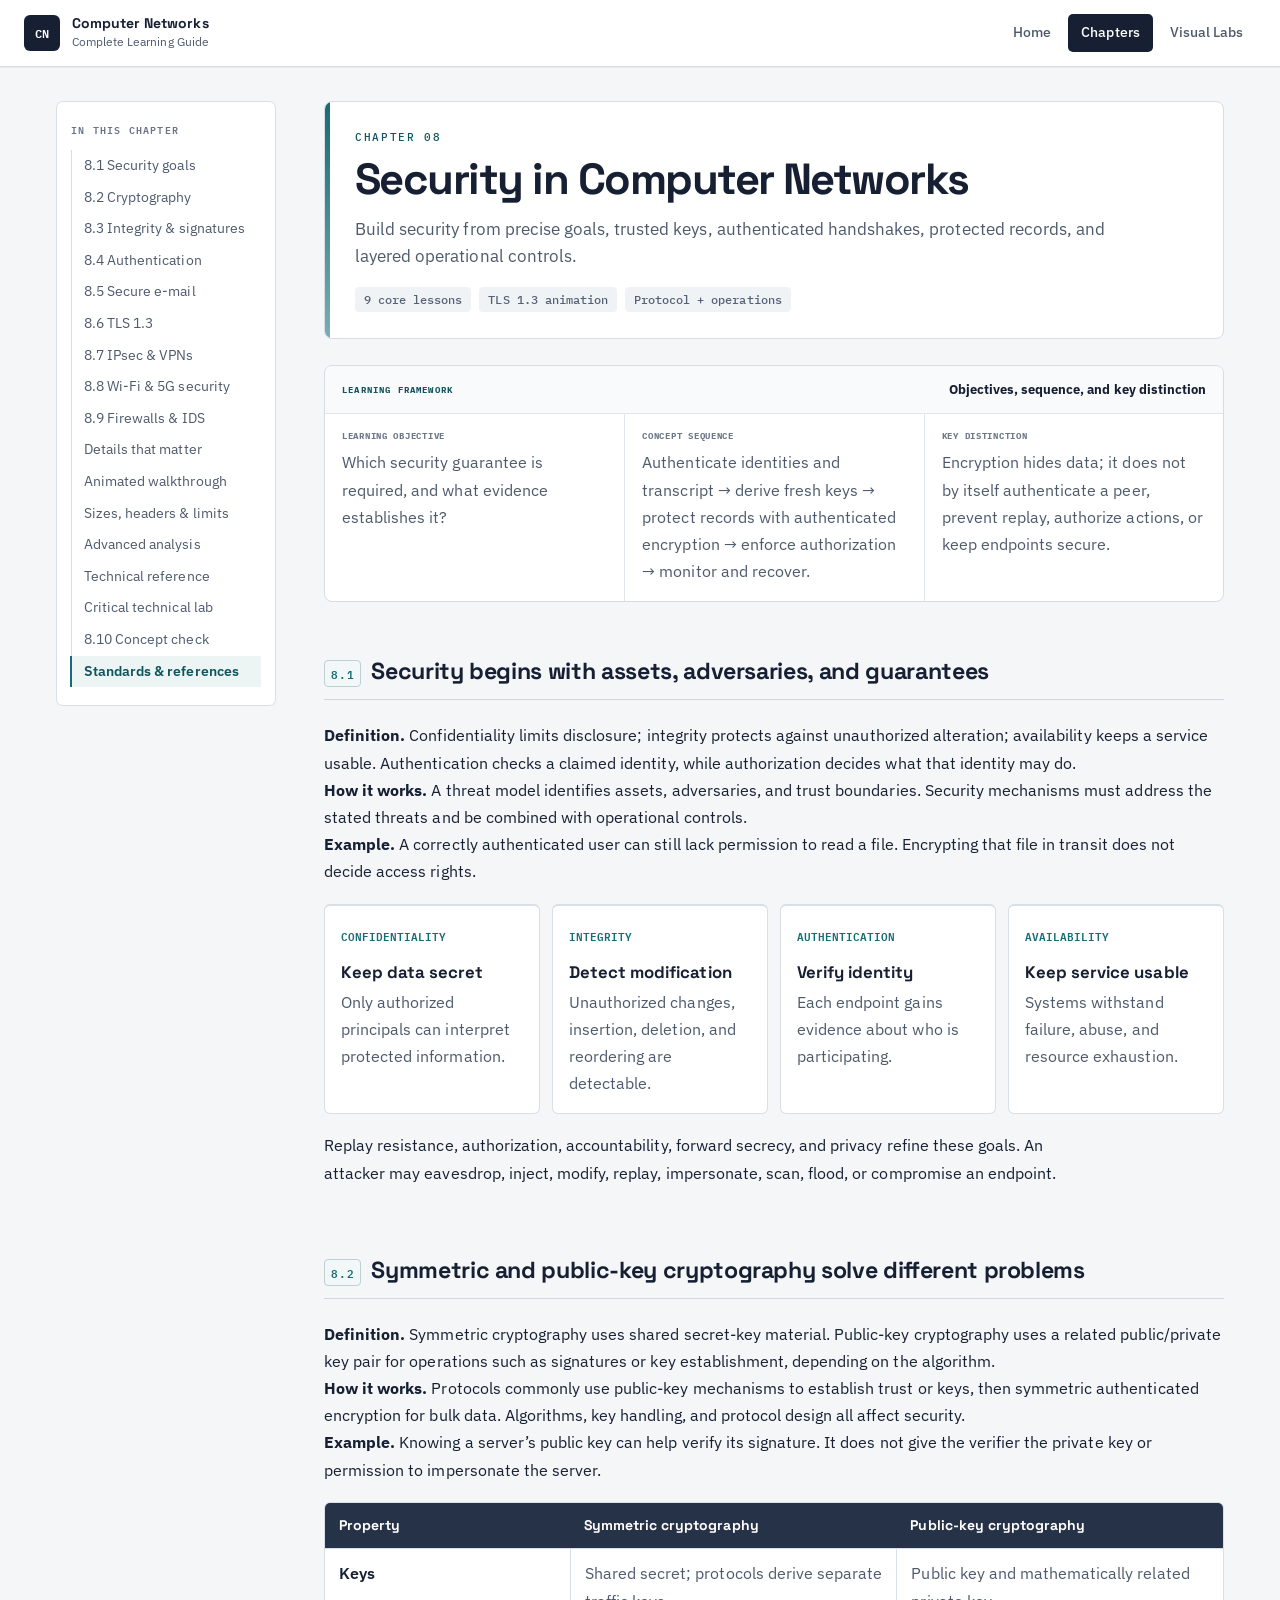
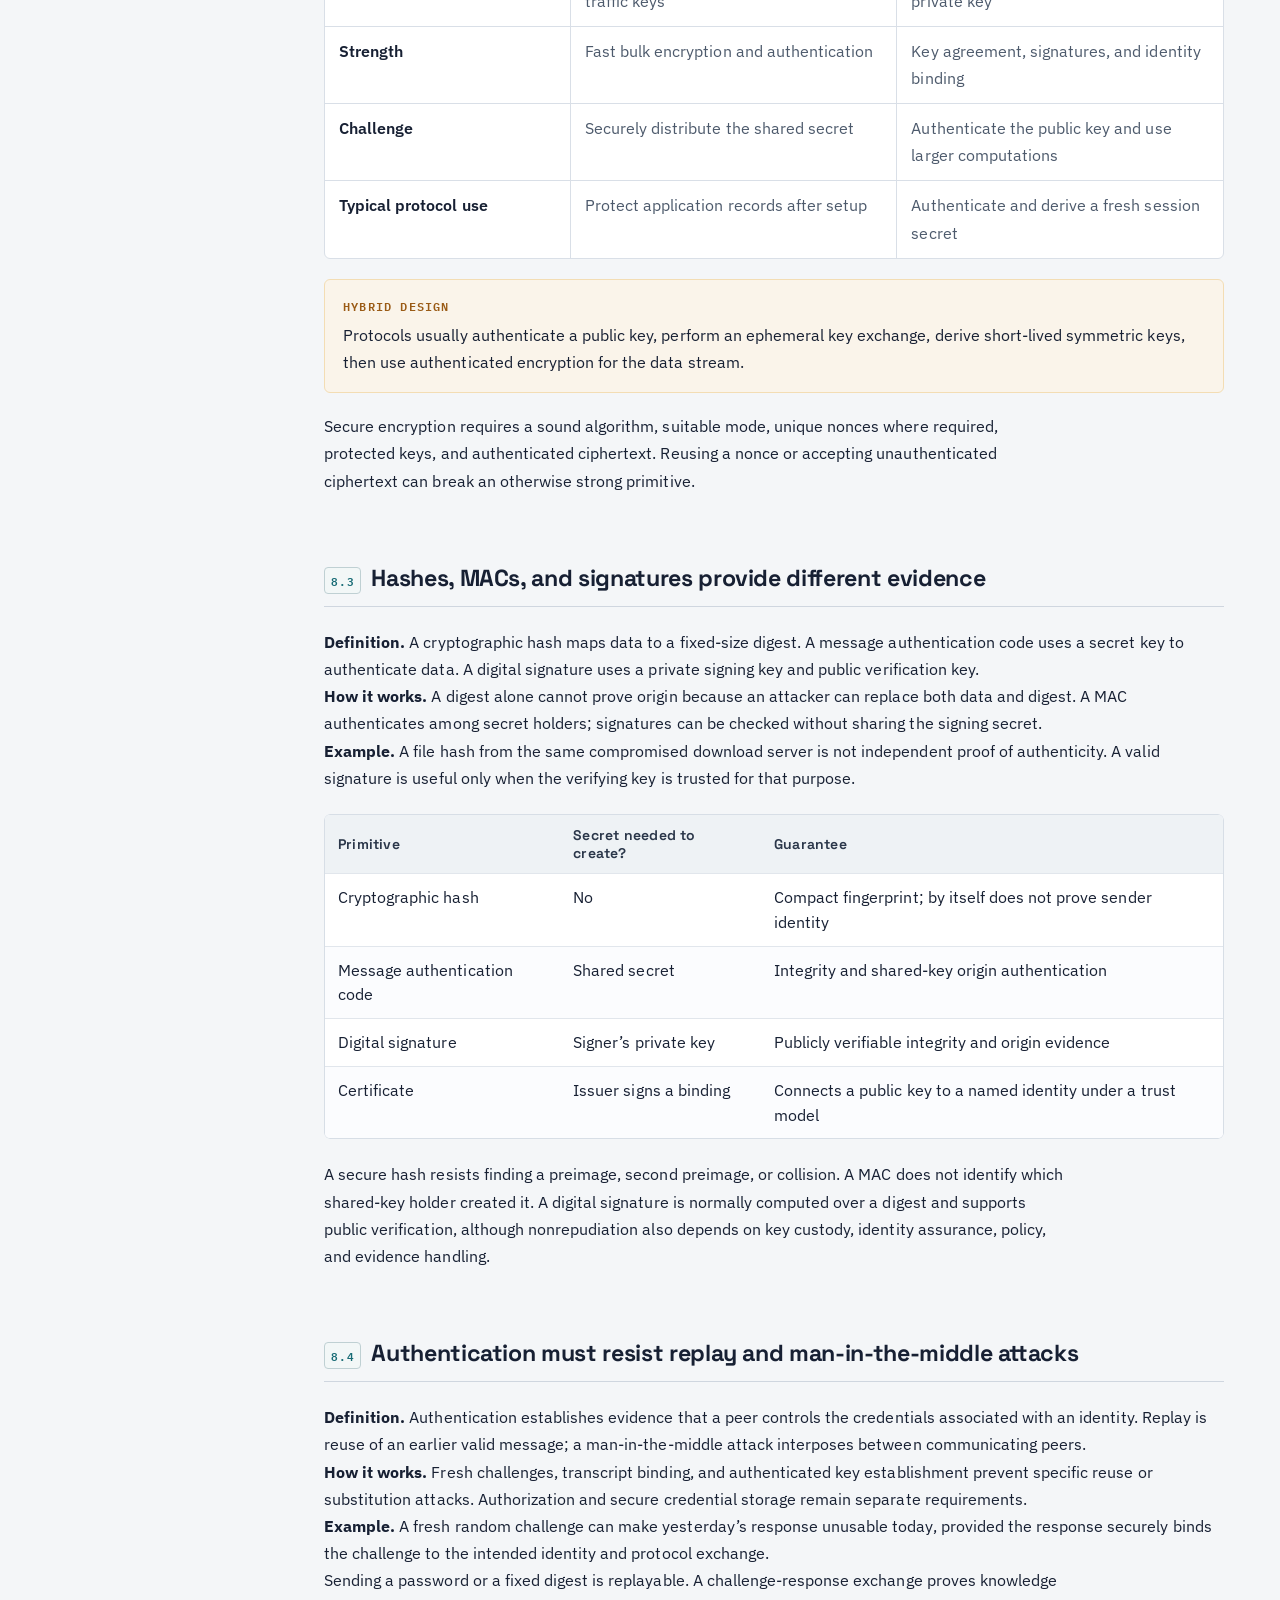
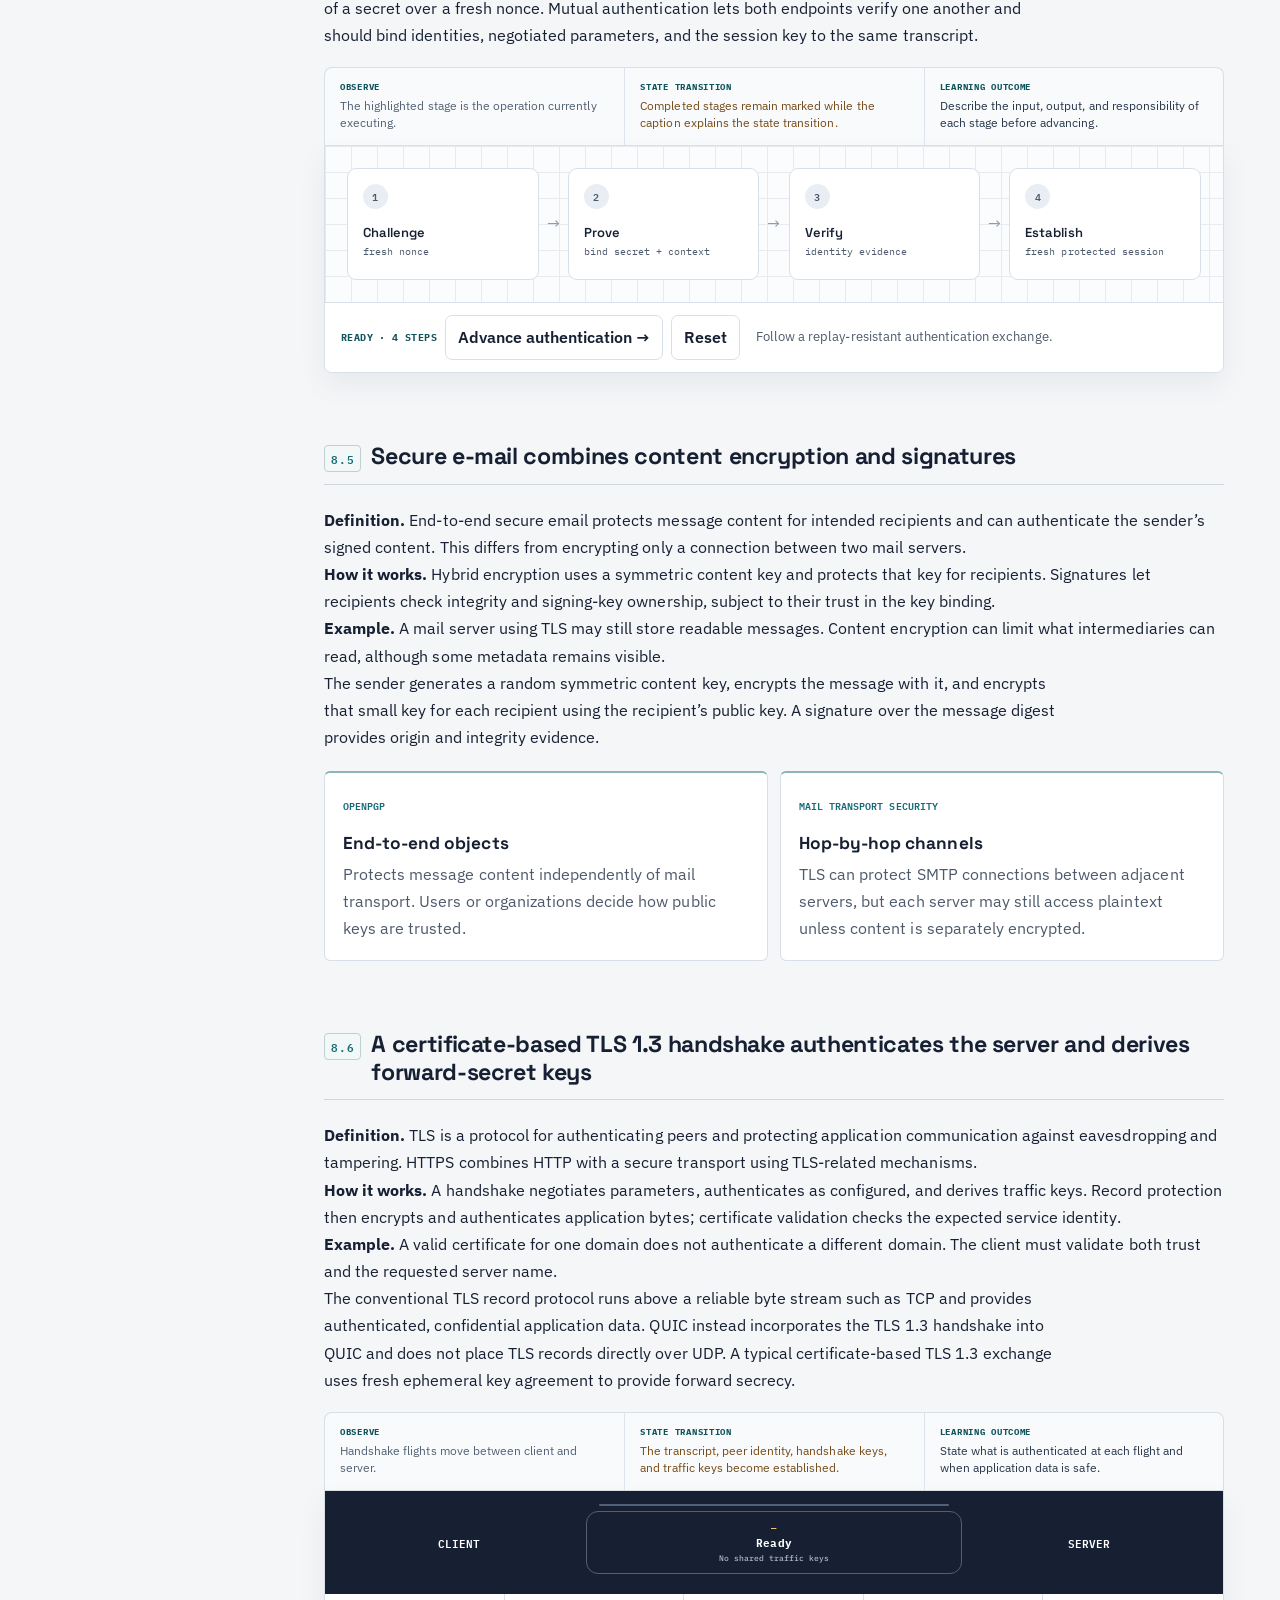
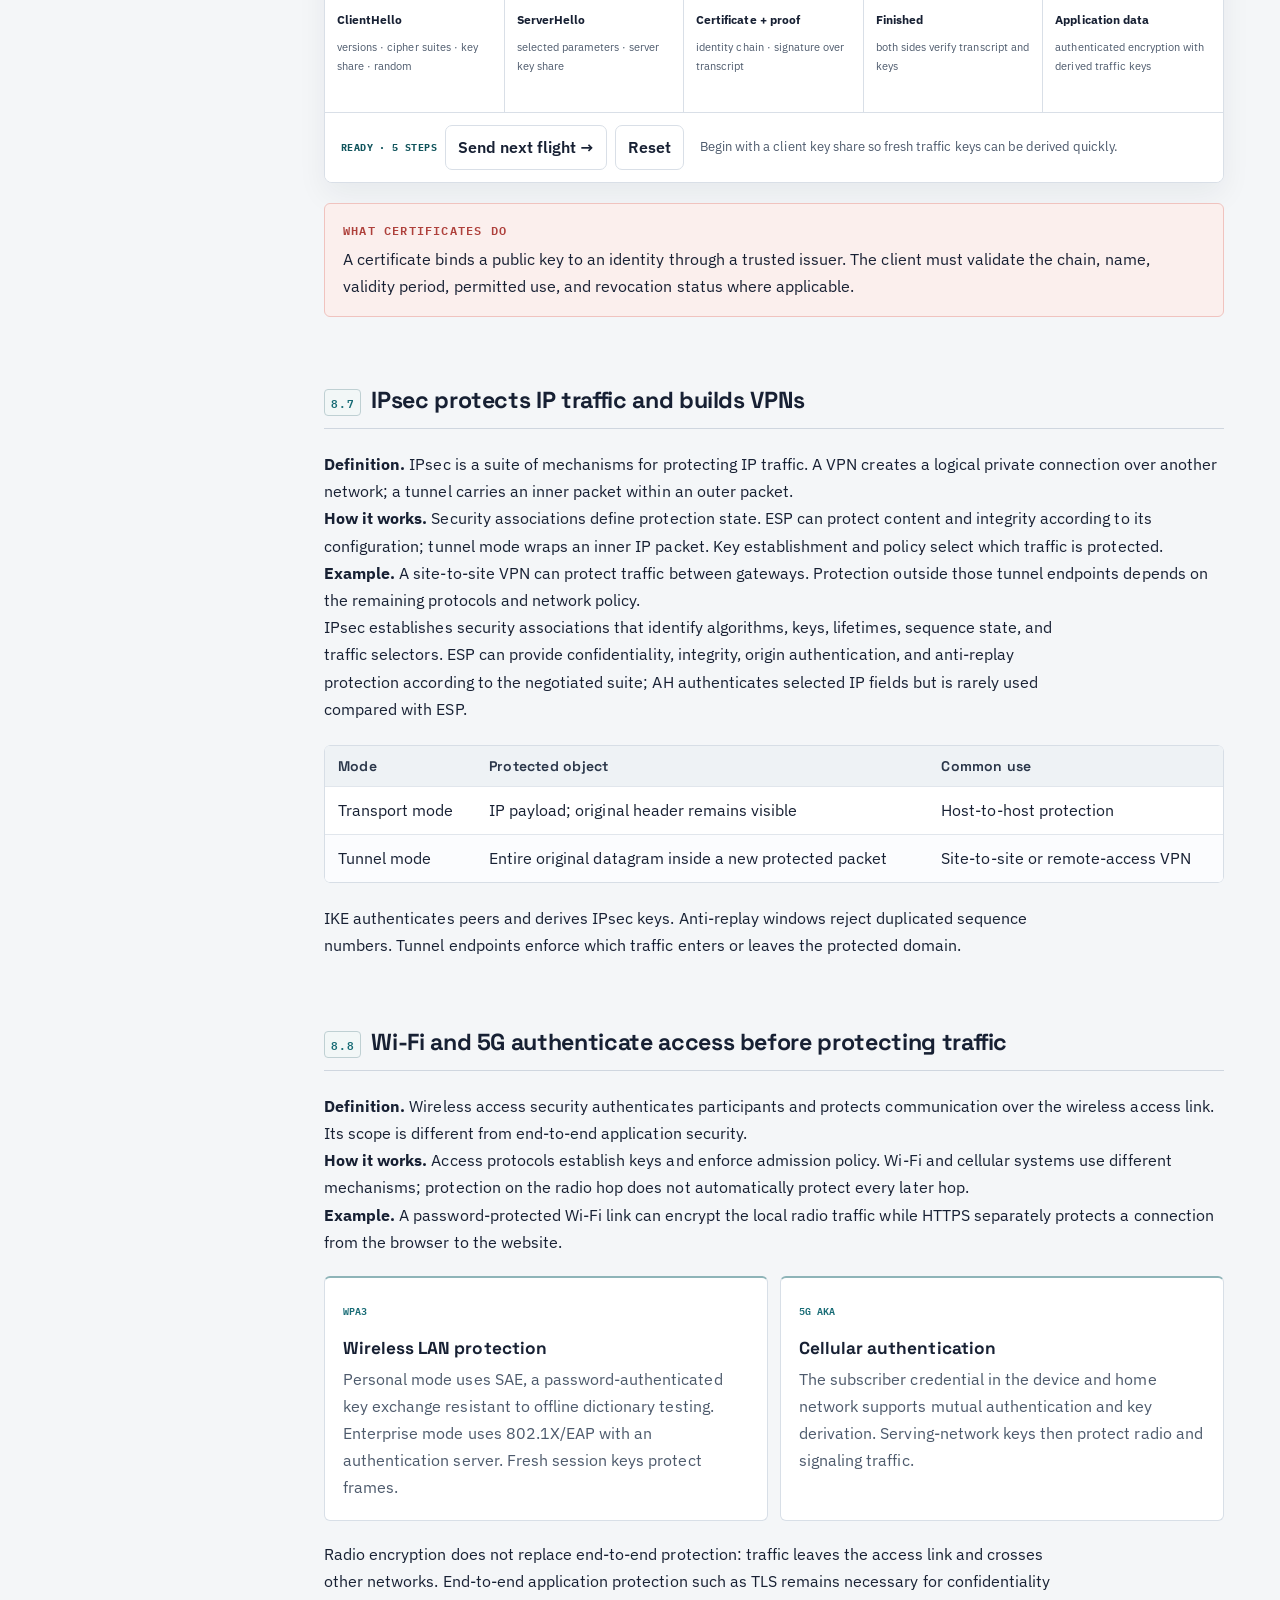
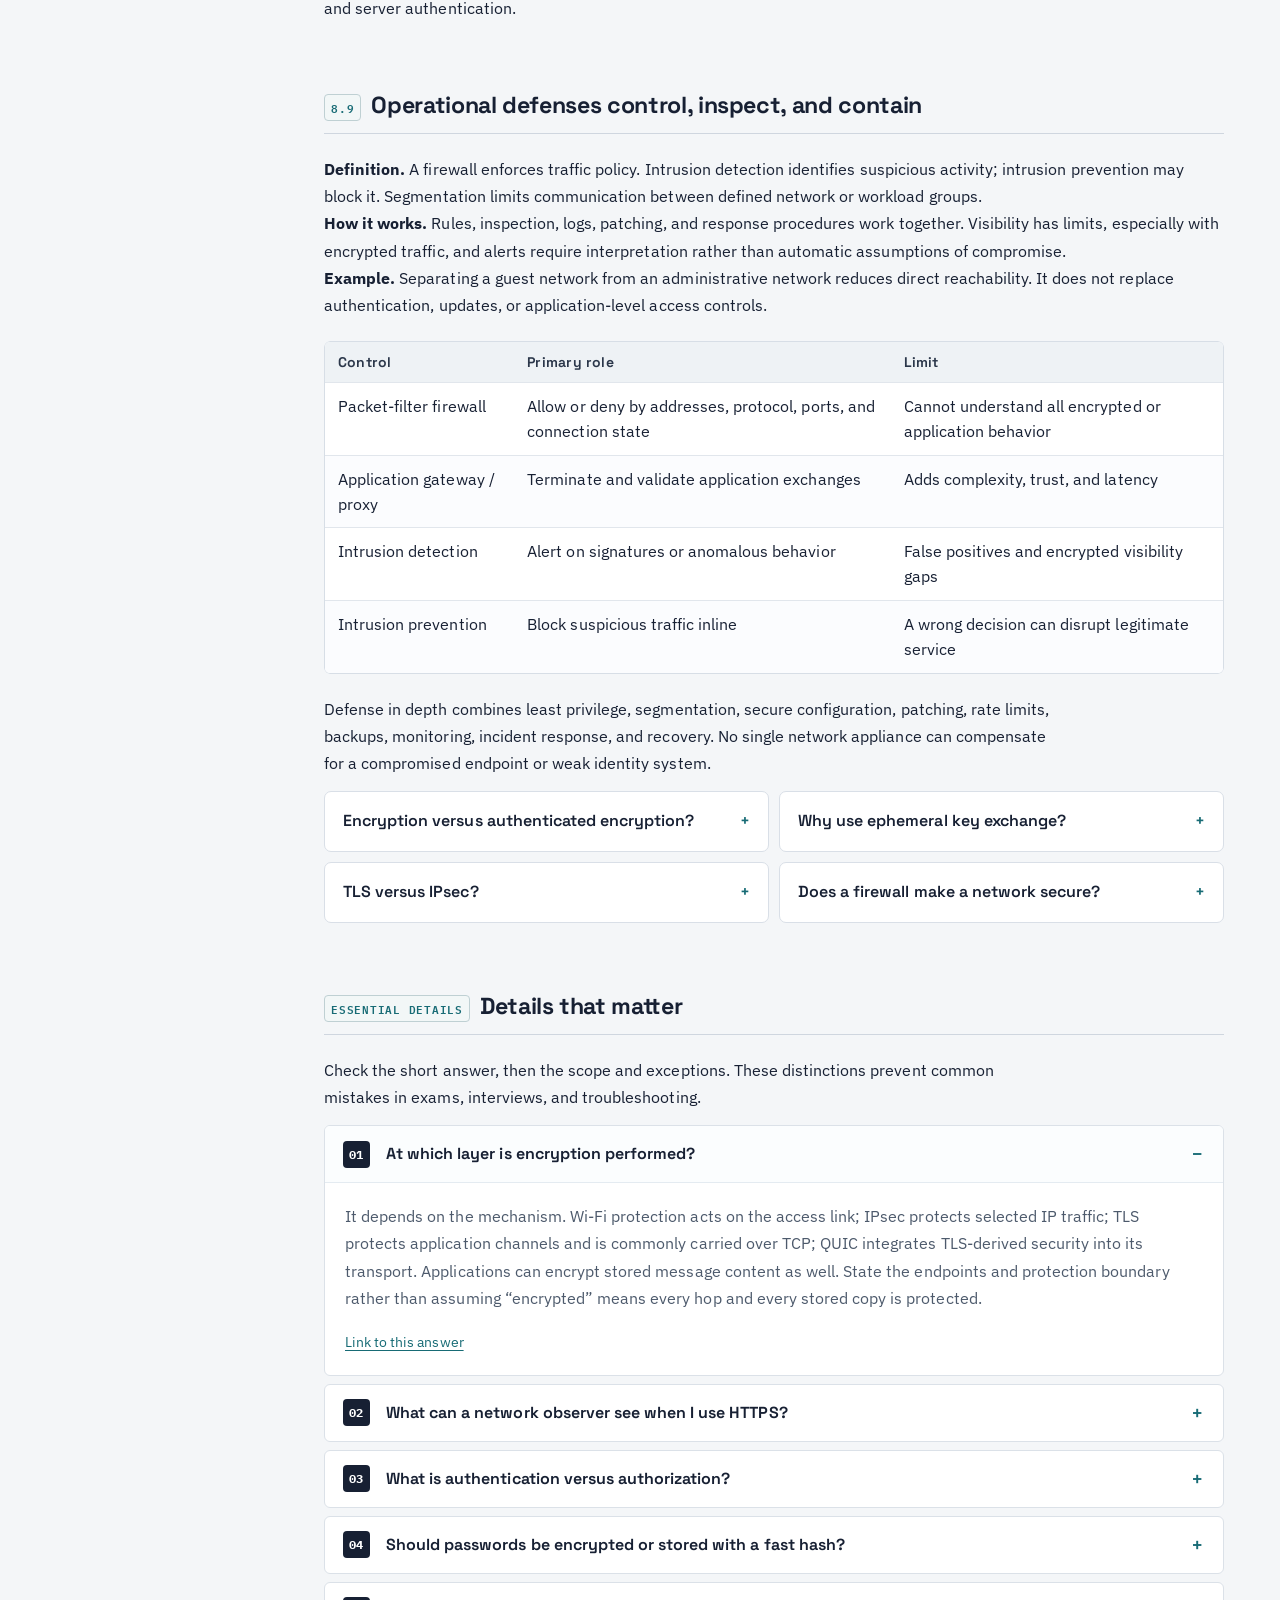
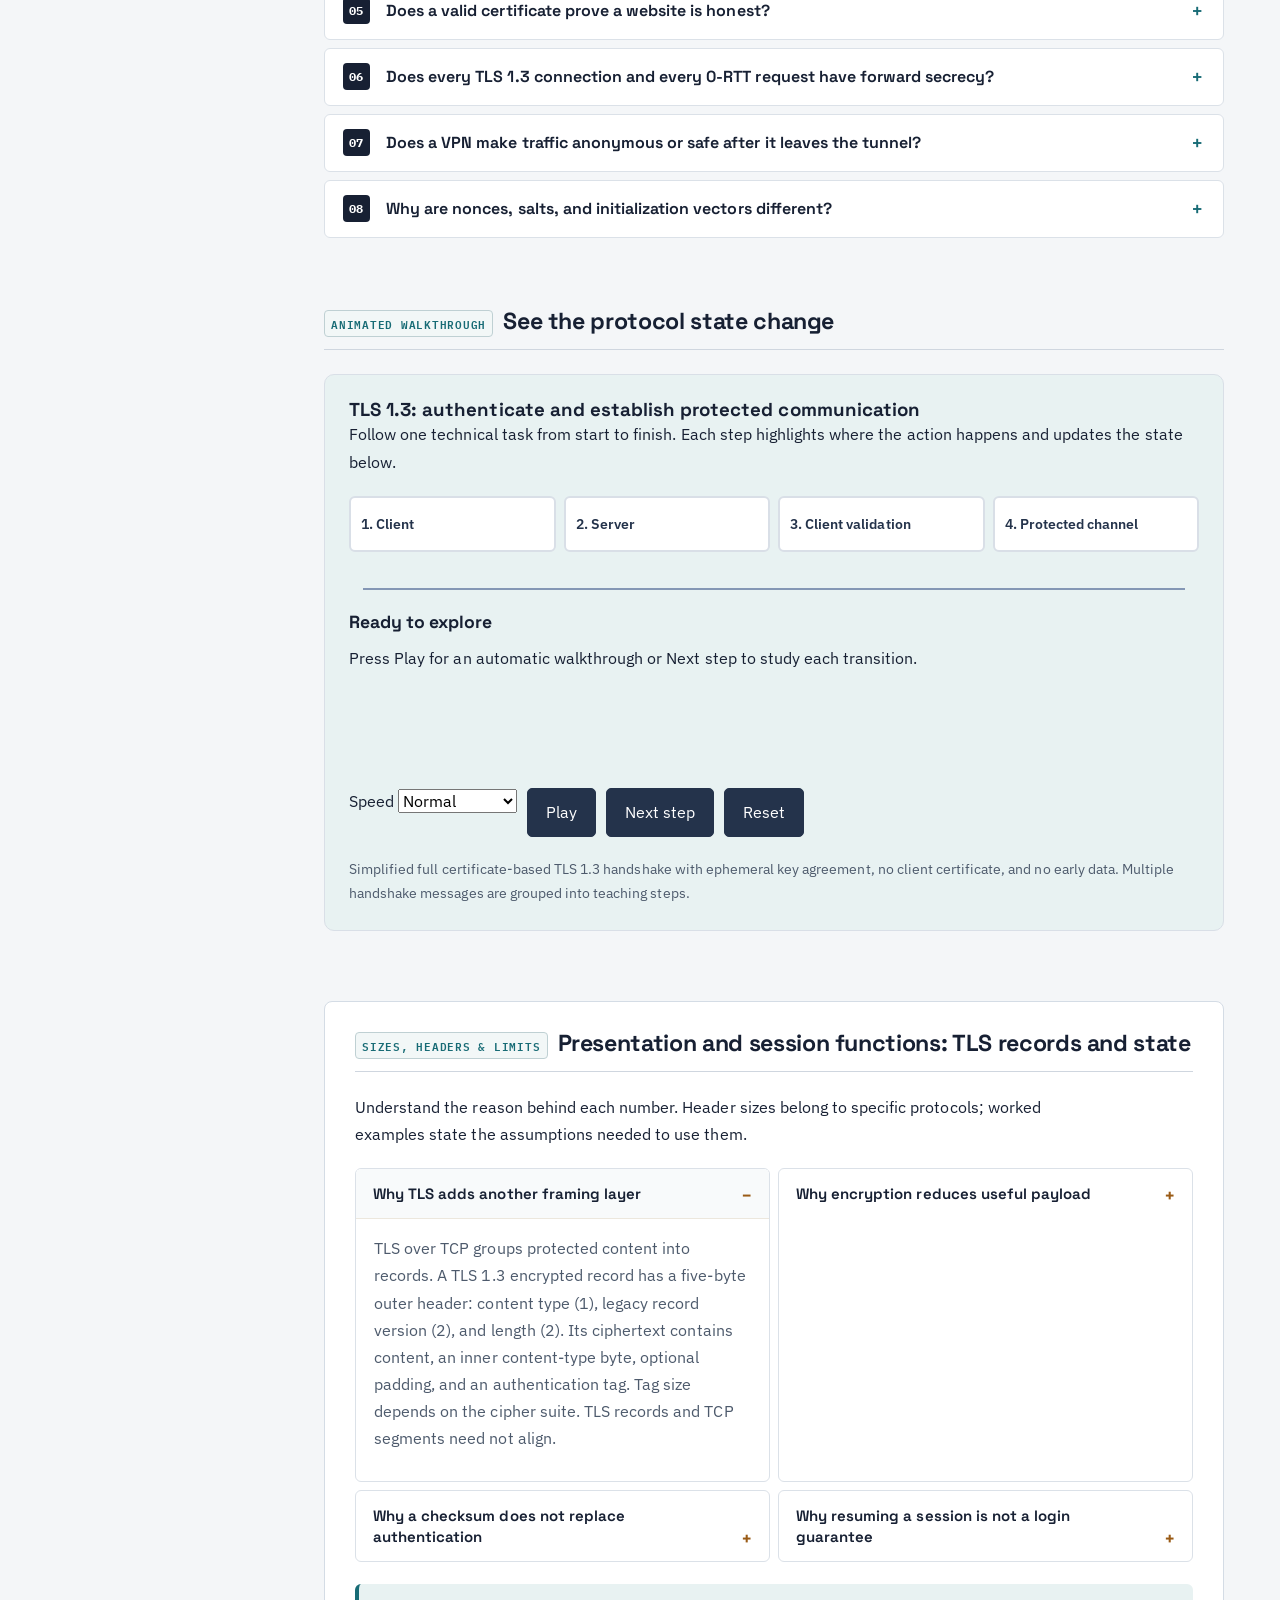
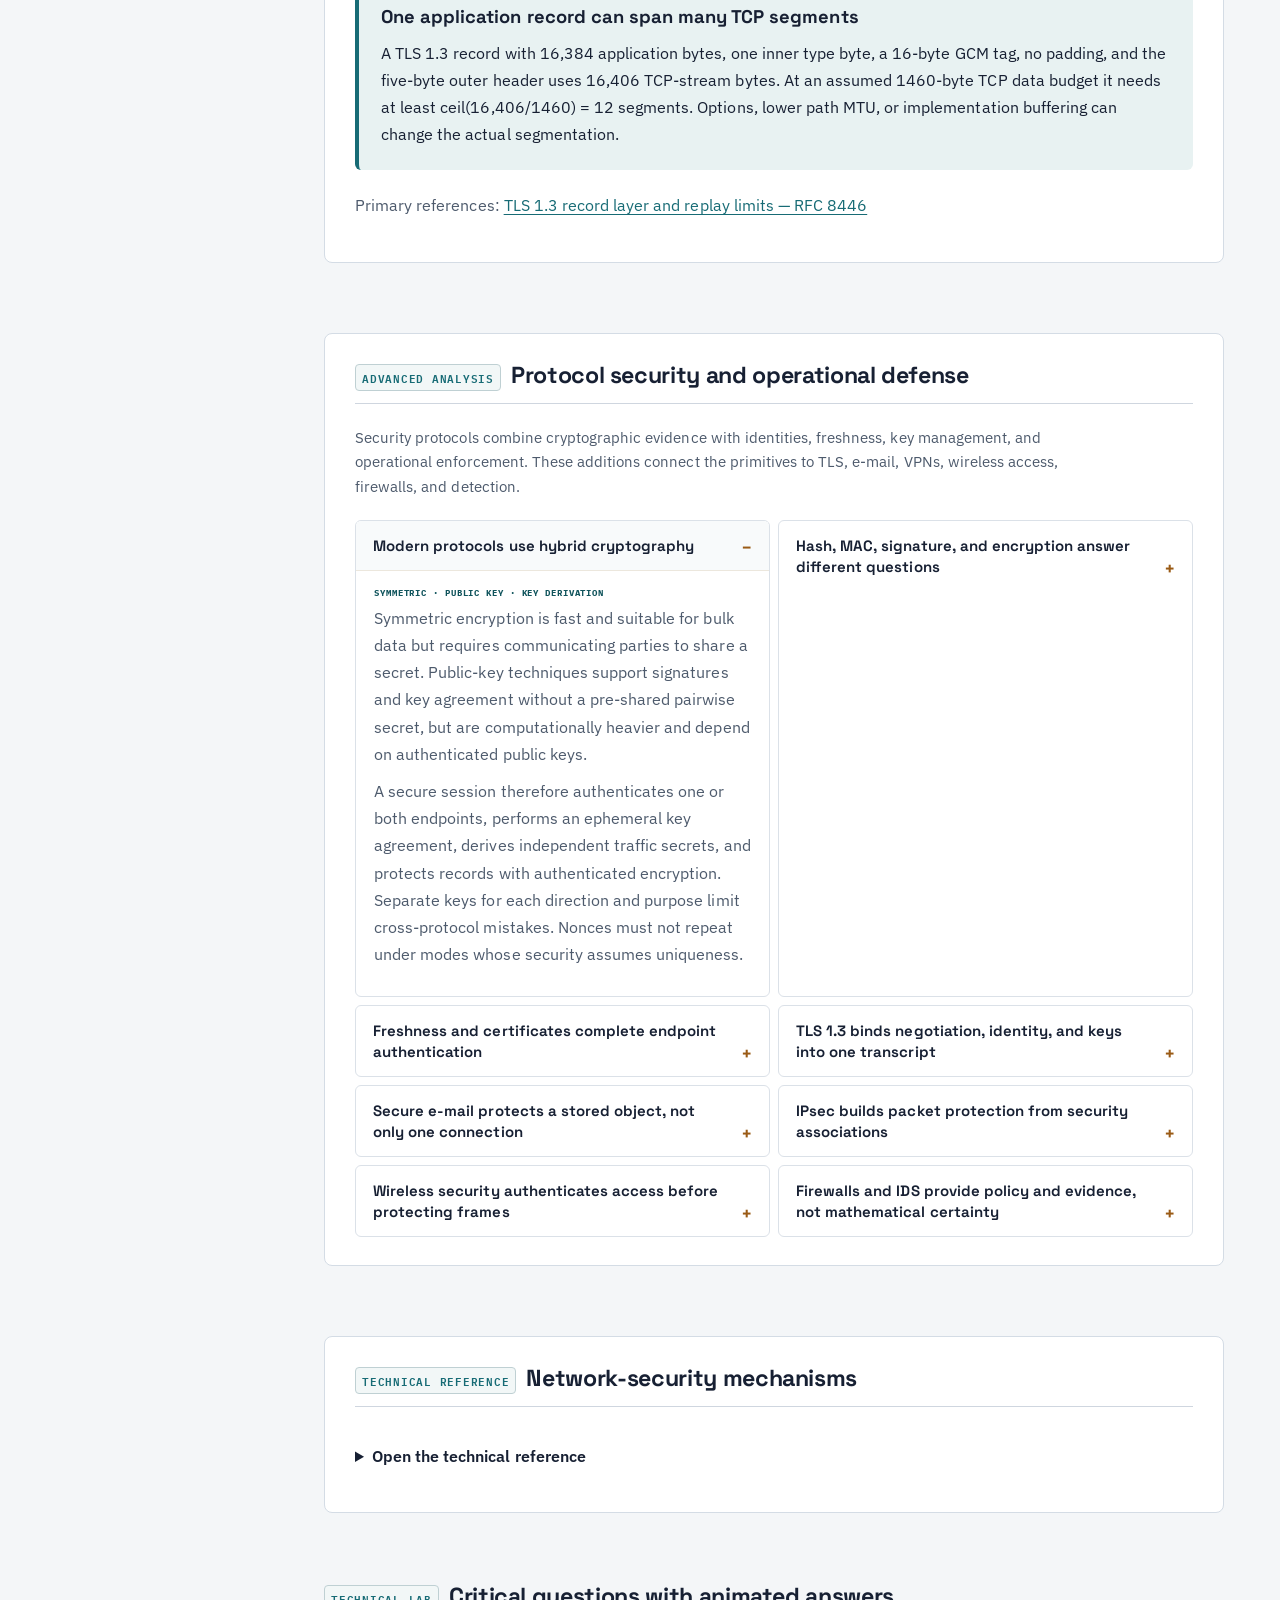
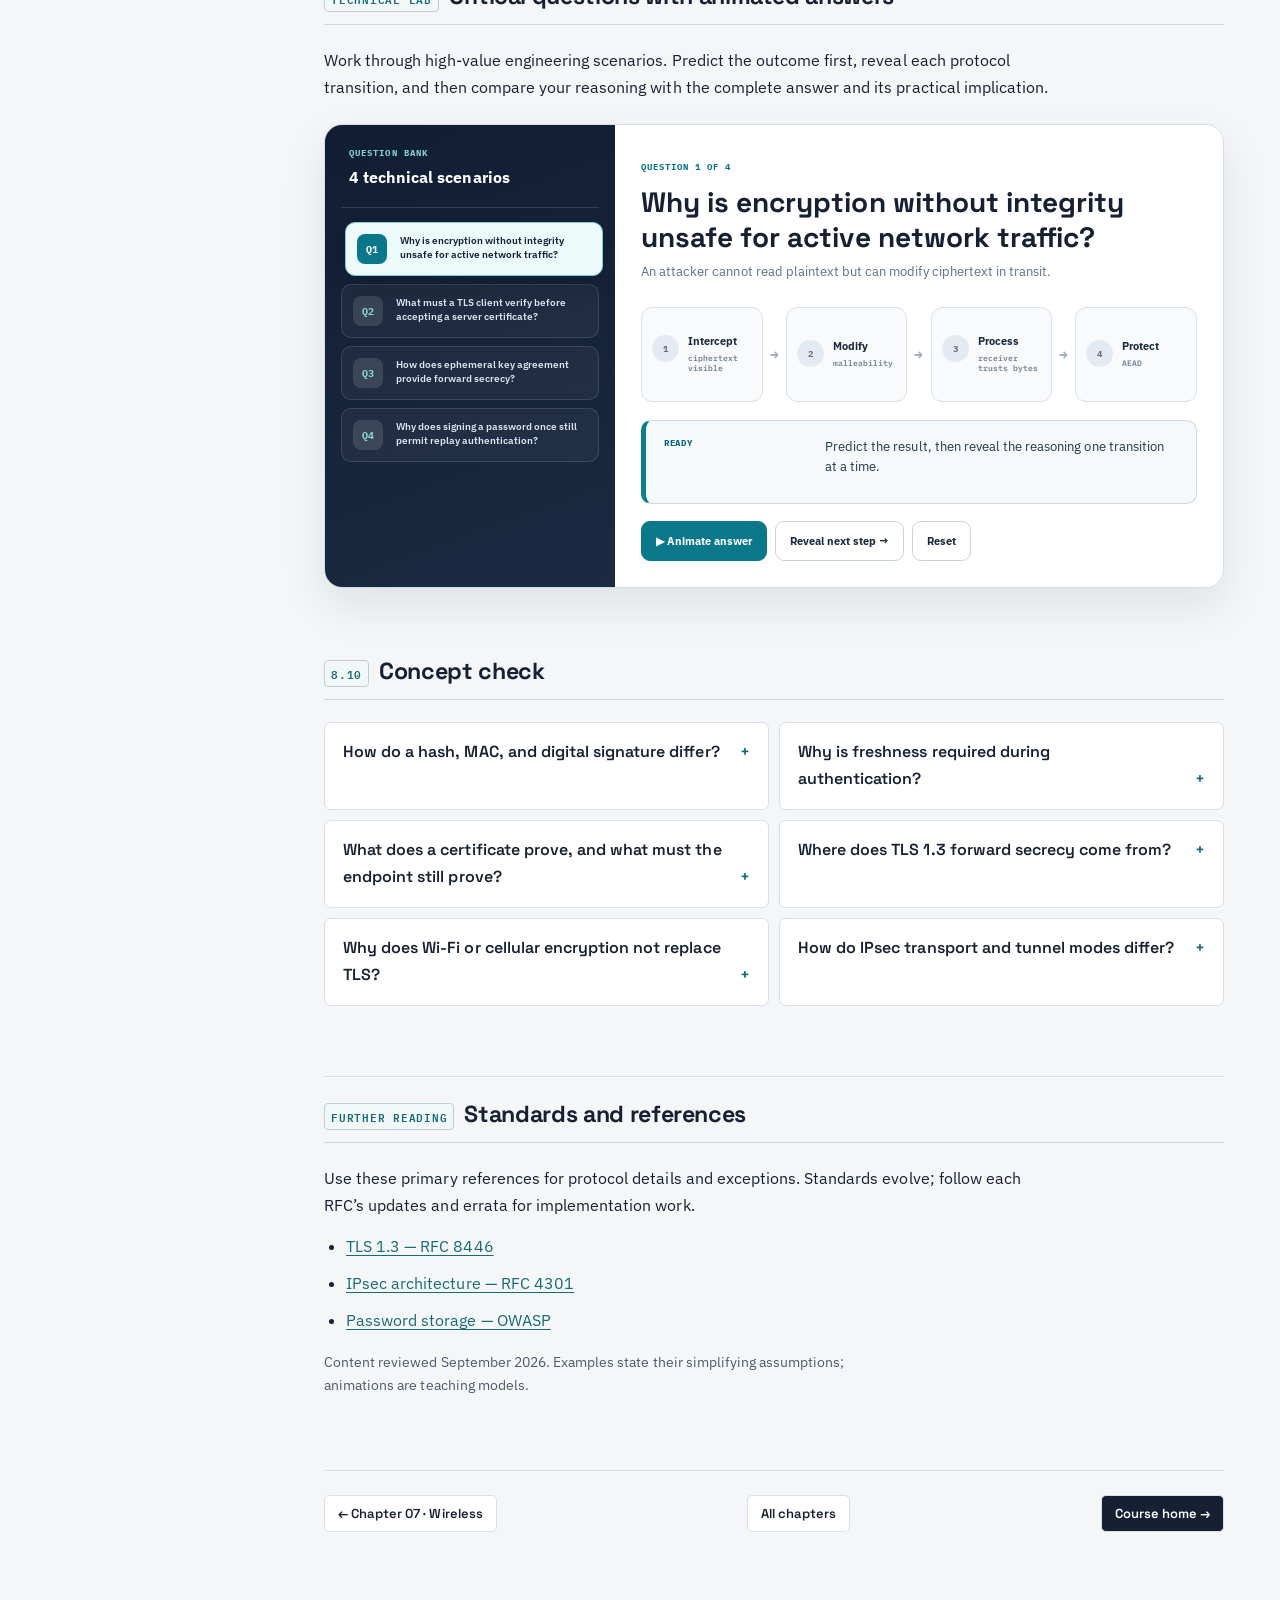
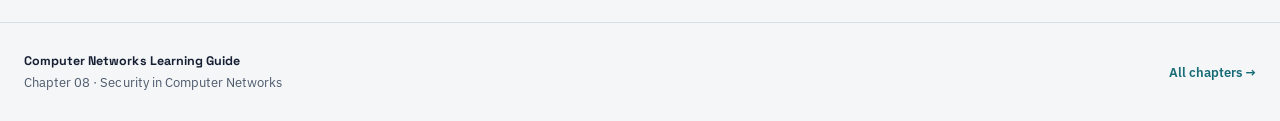
<file: chapter8.html>
<!doctype html><html lang="en"><head><meta charset="utf-8"><meta name="viewport" content="width=device-width, initial-scale=1"><meta name="description" content="Network security: cryptography, integrity, digital signatures, authentication, PGP, TLS 1.3, IPsec, WPA3, 5G security, firewalls, and intrusion detection."><title>Chapter 8 · Security in Computer Networks</title><link rel="preconnect" href="https://fonts.googleapis.com"><link href="https://fonts.googleapis.com/css2?family=Space+Grotesk:wght@500;600;700&family=IBM+Plex+Sans:wght@400;500;600&family=IBM+Plex+Mono:wght@400;600&display=swap" rel="stylesheet"><link rel="icon" href="favicon.svg"><link rel="stylesheet" href="styles.css?v=35"><link rel="stylesheet" href="technical-walkthroughs.css?v=1"></head>
<body class="chapter-page"><a class="skip-link" href="#chapter-content">Skip to chapter content</a><div class="reading-progress" aria-hidden="true"><span id="progressBar"></span></div><header class="site-header"><nav class="nav" aria-label="Main navigation"><a class="brand" href="index.html"><span class="brand-mark">CN</span><span class="brand-text"><strong>Computer Networks</strong><span>Complete Learning Guide</span></span></a><ul class="nav-links"><li><a href="index.html">Home</a></li><li><a class="active" href="topics.html">Chapters</a></li><li><a href="#tls">Visual Labs</a></li></ul></nav></header>
<main class="chapter-layout"><header class="chapter-masthead"><p class="chapter-kicker">Chapter 08</p><h1>Security in Computer Networks</h1><p class="chapter-intro">Build security from precise goals, trusted keys, authenticated handshakes, protected records, and layered operational controls.</p><div class="chapter-meta"><span>9 core lessons</span><span>TLS 1.3 animation</span><span>Protocol + operations</span></div></header>
<aside class="toc" aria-label="Chapter contents"><div class="toc-card"><h2>In this chapter</h2><ol><li><a class="current" href="#goals">8.1 Security goals</a></li><li><a href="#crypto">8.2 Cryptography</a></li><li><a href="#integrity">8.3 Integrity & signatures</a></li><li><a href="#authentication">8.4 Authentication</a></li><li><a href="#email">8.5 Secure e-mail</a></li><li><a href="#tls">8.6 TLS 1.3</a></li><li><a href="#ipsec">8.7 IPsec & VPNs</a></li><li><a href="#wireless-security">8.8 Wi-Fi & 5G security</a></li><li><a href="#operations">8.9 Firewalls & IDS</a></li><li><a href="#essential-details">Details that matter</a></li><li><a href="#technical-walkthrough">Animated walkthrough</a></li><li><a href="#layer-details">Sizes, headers &amp; limits</a></li><li><a href="#book-scan">Advanced analysis</a></li><li><a href="#master-reference">Technical reference</a></li><li><a href="#critical-questions">Critical technical lab</a></li><li><a href="#review">8.10 Concept check</a></li><li><a href="#sources">Standards &amp; references</a></li></ol></div></aside>
<article class="chapter-body" id="chapter-content"><section class="chapter-orientation" aria-label="Chapter roadmap"><div class="orientation-title"><span>LEARNING FRAMEWORK</span><b>Objectives, sequence, and key distinction</b></div><div class="orientation-grid"><article><span>LEARNING OBJECTIVE</span><p>Which security guarantee is required, and what evidence establishes it?</p></article><article><span>CONCEPT SEQUENCE</span><p>Authenticate identities and transcript → derive fresh keys → protect records with authenticated encryption → enforce authorization → monitor and recover.</p></article><article><span>KEY DISTINCTION</span><p>Encryption hides data; it does not by itself authenticate a peer, prevent replay, authorize actions, or keep endpoints secure.</p></article></div></section><section class="chapter-section" id="goals"><h2><span>8.1</span> Security begins with assets, adversaries, and guarantees</h2><!-- foundation-goals:start --><div class="concept-foundation"><p><strong>Definition.</strong> Confidentiality limits disclosure; integrity protects against unauthorized alteration; availability keeps a service usable. Authentication checks a claimed identity, while authorization decides what that identity may do.</p><p><strong>How it works.</strong> A threat model identifies assets, adversaries, and trust boundaries. Security mechanisms must address the stated threats and be combined with operational controls.</p><p><strong>Example.</strong> A correctly authenticated user can still lack permission to read a file. Encrypting that file in transit does not decide access rights.</p></div><!-- foundation-goals:end --><div class="metric-grid four"><article><span>CONFIDENTIALITY</span><h3>Keep data secret</h3><p>Only authorized principals can interpret protected information.</p></article><article><span>INTEGRITY</span><h3>Detect modification</h3><p>Unauthorized changes, insertion, deletion, and reordering are detectable.</p></article><article><span>AUTHENTICATION</span><h3>Verify identity</h3><p>Each endpoint gains evidence about who is participating.</p></article><article><span>AVAILABILITY</span><h3>Keep service usable</h3><p>Systems withstand failure, abuse, and resource exhaustion.</p></article></div><p>Replay resistance, authorization, accountability, forward secrecy, and privacy refine these goals. An attacker may eavesdrop, inject, modify, replay, impersonate, scan, flood, or compromise an endpoint.</p></section>
<section class="chapter-section" id="crypto"><h2><span>8.2</span> Symmetric and public-key cryptography solve different problems</h2><!-- foundation-crypto:start --><div class="concept-foundation"><p><strong>Definition.</strong> Symmetric cryptography uses shared secret-key material. Public-key cryptography uses a related public/private key pair for operations such as signatures or key establishment, depending on the algorithm.</p><p><strong>How it works.</strong> Protocols commonly use public-key mechanisms to establish trust or keys, then symmetric authenticated encryption for bulk data. Algorithms, key handling, and protocol design all affect security.</p><p><strong>Example.</strong> Knowing a server’s public key can help verify its signature. It does not give the verifier the private key or permission to impersonate the server.</p></div><!-- foundation-crypto:end --><div class="comparison-table"><div class="comparison-head"><b>Property</b><b>Symmetric cryptography</b><b>Public-key cryptography</b></div><div><span>Keys</span><p>Shared secret; protocols derive separate traffic keys</p><p>Public key and mathematically related private key</p></div><div><span>Strength</span><p>Fast bulk encryption and authentication</p><p>Key agreement, signatures, and identity binding</p></div><div><span>Challenge</span><p>Securely distribute the shared secret</p><p>Authenticate the public key and use larger computations</p></div><div><span>Typical protocol use</span><p>Protect application records after setup</p><p>Authenticate and derive a fresh session secret</p></div></div><div class="note-box"><span>HYBRID DESIGN</span><p>Protocols usually authenticate a public key, perform an ephemeral key exchange, derive short-lived symmetric keys, then use authenticated encryption for the data stream.</p></div><p>Secure encryption requires a sound algorithm, suitable mode, unique nonces where required, protected keys, and authenticated ciphertext. Reusing a nonce or accepting unauthenticated ciphertext can break an otherwise strong primitive.</p></section>
<section class="chapter-section" id="integrity"><h2><span>8.3</span> Hashes, MACs, and signatures provide different evidence</h2><!-- foundation-integrity:start --><div class="concept-foundation"><p><strong>Definition.</strong> A cryptographic hash maps data to a fixed-size digest. A message authentication code uses a secret key to authenticate data. A digital signature uses a private signing key and public verification key.</p><p><strong>How it works.</strong> A digest alone cannot prove origin because an attacker can replace both data and digest. A MAC authenticates among secret holders; signatures can be checked without sharing the signing secret.</p><p><strong>Example.</strong> A file hash from the same compromised download server is not independent proof of authenticity. A valid signature is useful only when the verifying key is trusted for that purpose.</p></div><!-- foundation-integrity:end --><div class="table-scroll" tabindex="0" role="region" aria-label="Reference table"><table class="data-table"><thead><tr><th>Primitive</th><th>Secret needed to create?</th><th>Guarantee</th></tr></thead><tbody><tr><td>Cryptographic hash</td><td>No</td><td>Compact fingerprint; by itself does not prove sender identity</td></tr><tr><td>Message authentication code</td><td>Shared secret</td><td>Integrity and shared-key origin authentication</td></tr><tr><td>Digital signature</td><td>Signer’s private key</td><td>Publicly verifiable integrity and origin evidence</td></tr><tr><td>Certificate</td><td>Issuer signs a binding</td><td>Connects a public key to a named identity under a trust model</td></tr></tbody></table></div><p>A secure hash resists finding a preimage, second preimage, or collision. A MAC does not identify which shared-key holder created it. A digital signature is normally computed over a digest and supports public verification, although nonrepudiation also depends on key custody, identity assurance, policy, and evidence handling.</p></section>
<section class="chapter-section" id="authentication"><h2><span>8.4</span> Authentication must resist replay and man-in-the-middle attacks</h2><!-- foundation-authentication:start --><div class="concept-foundation"><p><strong>Definition.</strong> Authentication establishes evidence that a peer controls the credentials associated with an identity. Replay is reuse of an earlier valid message; a man-in-the-middle attack interposes between communicating peers.</p><p><strong>How it works.</strong> Fresh challenges, transcript binding, and authenticated key establishment prevent specific reuse or substitution attacks. Authorization and secure credential storage remain separate requirements.</p><p><strong>Example.</strong> A fresh random challenge can make yesterday’s response unusable today, provided the response securely binds the challenge to the intended identity and protocol exchange.</p></div><!-- foundation-authentication:end --><p>Sending a password or a fixed digest is replayable. A challenge-response exchange proves knowledge of a secret over a fresh nonce. Mutual authentication lets both endpoints verify one another and should bind identities, negotiated parameters, and the session key to the same transcript.</p><div class="guided-flow" data-stepper><div class="flow-track"><div data-flow-step data-caption="The verifier sends a fresh, unpredictable nonce so an old response cannot be reused."><b>1</b><span>Challenge<small>fresh nonce</small></span></div><i>→</i><div data-flow-step data-caption="The claimant computes a MAC or signature over the nonce and relevant context."><b>2</b><span>Prove<small>bind secret + context</small></span></div><i>→</i><div data-flow-step data-caption="The verifier checks the proof and rejects stale, mismatched, or unauthorized identities."><b>3</b><span>Verify<small>identity evidence</small></span></div><i>→</i><div data-flow-step data-caption="Both sides derive session keys bound to the authenticated exchange."><b>4</b><span>Establish<small>fresh protected session</small></span></div></div><div class="flow-controls"><button type="button" data-flow-next>Advance authentication →</button><button type="button" data-flow-reset>Reset</button><p data-flow-caption>Follow a replay-resistant authentication exchange.</p></div></div></section>
<section class="chapter-section" id="email"><h2><span>8.5</span> Secure e-mail combines content encryption and signatures</h2><!-- foundation-email:start --><div class="concept-foundation"><p><strong>Definition.</strong> End-to-end secure email protects message content for intended recipients and can authenticate the sender’s signed content. This differs from encrypting only a connection between two mail servers.</p><p><strong>How it works.</strong> Hybrid encryption uses a symmetric content key and protects that key for recipients. Signatures let recipients check integrity and signing-key ownership, subject to their trust in the key binding.</p><p><strong>Example.</strong> A mail server using TLS may still store readable messages. Content encryption can limit what intermediaries can read, although some metadata remains visible.</p></div><!-- foundation-email:end --><p>The sender generates a random symmetric content key, encrypts the message with it, and encrypts that small key for each recipient using the recipient’s public key. A signature over the message digest provides origin and integrity evidence.</p><div class="concept-grid two"><article><b>OPENPGP</b><h3>End-to-end objects</h3><p>Protects message content independently of mail transport. Users or organizations decide how public keys are trusted.</p></article><article><b>MAIL TRANSPORT SECURITY</b><h3>Hop-by-hop channels</h3><p>TLS can protect SMTP connections between adjacent servers, but each server may still access plaintext unless content is separately encrypted.</p></article></div></section>
<section class="chapter-section" id="tls"><h2><span>8.6</span> A certificate-based TLS 1.3 handshake authenticates the server and derives forward-secret keys</h2><!-- foundation-tls:start --><div class="concept-foundation"><p><strong>Definition.</strong> TLS is a protocol for authenticating peers and protecting application communication against eavesdropping and tampering. HTTPS combines HTTP with a secure transport using TLS-related mechanisms.</p><p><strong>How it works.</strong> A handshake negotiates parameters, authenticates as configured, and derives traffic keys. Record protection then encrypts and authenticates application bytes; certificate validation checks the expected service identity.</p><p><strong>Example.</strong> A valid certificate for one domain does not authenticate a different domain. The client must validate both trust and the requested server name.</p></div><!-- foundation-tls:end --><p>The conventional TLS record protocol runs above a reliable byte stream such as TCP and provides authenticated, confidential application data. QUIC instead incorporates the TLS 1.3 handshake into QUIC and does not place TLS records directly over UDP. A typical certificate-based TLS 1.3 exchange uses fresh ephemeral key agreement to provide forward secrecy.</p><div class="tls-lab" id="tlsLab"><div class="tls-peers"><b>CLIENT</b><span id="tlsFlight"><i id="tlsDirection">—</i><strong id="tlsMessage">Ready</strong><small id="tlsKeyState">No shared traffic keys</small></span><b>SERVER</b></div><ol class="tls-steps"><li data-tls-step data-direction="CLIENT → SERVER" data-key="No authenticated peer yet" data-caption="The client proposes TLS versions and algorithms and sends an ephemeral key share. This begins a transcript that later messages authenticate."><b>ClientHello</b><span>versions · cipher suites · key share · random</span></li><li data-tls-step data-direction="SERVER → CLIENT" data-key="Handshake secrets derived" data-caption="The server chooses parameters and supplies its ephemeral share. Both sides can now derive handshake secrets, but server identity is not yet proven."><b>ServerHello</b><span>selected parameters · server key share</span></li><li data-tls-step data-direction="SERVER → CLIENT" data-key="Server identity authenticated" data-caption="The certificate chain binds a public key to the server name. CertificateVerify signs the handshake transcript and proves possession of the private key."><b>Certificate + proof</b><span>identity chain · signature over transcript</span></li><li data-tls-step data-direction="SERVER ⇄ CLIENT" data-key="Transcript and keys confirmed" data-caption="The server sends Finished, then the client verifies it and returns its own Finished. Each side detects parameter substitution or message tampering before accepting the session."><b>Finished</b><span>both sides verify transcript and keys</span></li><li data-tls-step data-direction="CLIENT ⇄ SERVER" data-key="Independent traffic keys active" data-caption="Separate client and server traffic keys protect records with authenticated encryption. Ephemeral key exchange gives forward secrecy for this connection."><b>Application data</b><span>authenticated encryption with derived traffic keys</span></li></ol><div class="flow-controls"><span class="walkthrough-status" id="tlsStatus" aria-live="polite">READY · 5 STEPS</span><button id="tlsNext" type="button">Send next flight →</button><button id="tlsReset" type="button">Reset</button><p id="tlsCaption">Begin with a client key share so fresh traffic keys can be derived quickly.</p></div></div><div class="warning-box"><span>WHAT CERTIFICATES DO</span><p>A certificate binds a public key to an identity through a trusted issuer. The client must validate the chain, name, validity period, permitted use, and revocation status where applicable.</p></div></section>
<section class="chapter-section" id="ipsec"><h2><span>8.7</span> IPsec protects IP traffic and builds VPNs</h2><!-- foundation-ipsec:start --><div class="concept-foundation"><p><strong>Definition.</strong> IPsec is a suite of mechanisms for protecting IP traffic. A VPN creates a logical private connection over another network; a tunnel carries an inner packet within an outer packet.</p><p><strong>How it works.</strong> Security associations define protection state. ESP can protect content and integrity according to its configuration; tunnel mode wraps an inner IP packet. Key establishment and policy select which traffic is protected.</p><p><strong>Example.</strong> A site-to-site VPN can protect traffic between gateways. Protection outside those tunnel endpoints depends on the remaining protocols and network policy.</p></div><!-- foundation-ipsec:end --><p>IPsec establishes security associations that identify algorithms, keys, lifetimes, sequence state, and traffic selectors. ESP can provide confidentiality, integrity, origin authentication, and anti-replay protection according to the negotiated suite; AH authenticates selected IP fields but is rarely used compared with ESP.</p><div class="table-scroll" tabindex="0" role="region" aria-label="Reference table"><table class="data-table"><thead><tr><th>Mode</th><th>Protected object</th><th>Common use</th></tr></thead><tbody><tr><td>Transport mode</td><td>IP payload; original header remains visible</td><td>Host-to-host protection</td></tr><tr><td>Tunnel mode</td><td>Entire original datagram inside a new protected packet</td><td>Site-to-site or remote-access VPN</td></tr></tbody></table></div><p>IKE authenticates peers and derives IPsec keys. Anti-replay windows reject duplicated sequence numbers. Tunnel endpoints enforce which traffic enters or leaves the protected domain.</p></section>
<section class="chapter-section" id="wireless-security"><h2><span>8.8</span> Wi-Fi and 5G authenticate access before protecting traffic</h2><!-- foundation-wireless-security:start --><div class="concept-foundation"><p><strong>Definition.</strong> Wireless access security authenticates participants and protects communication over the wireless access link. Its scope is different from end-to-end application security.</p><p><strong>How it works.</strong> Access protocols establish keys and enforce admission policy. Wi-Fi and cellular systems use different mechanisms; protection on the radio hop does not automatically protect every later hop.</p><p><strong>Example.</strong> A password-protected Wi-Fi link can encrypt the local radio traffic while HTTPS separately protects a connection from the browser to the website.</p></div><!-- foundation-wireless-security:end --><div class="concept-grid two"><article><b>WPA3</b><h3>Wireless LAN protection</h3><p>Personal mode uses SAE, a password-authenticated key exchange resistant to offline dictionary testing. Enterprise mode uses 802.1X/EAP with an authentication server. Fresh session keys protect frames.</p></article><article><b>5G AKA</b><h3>Cellular authentication</h3><p>The subscriber credential in the device and home network supports mutual authentication and key derivation. Serving-network keys then protect radio and signaling traffic.</p></article></div><p>Radio encryption does not replace end-to-end protection: traffic leaves the access link and crosses other networks. End-to-end application protection such as TLS remains necessary for confidentiality and server authentication.</p></section>
<section class="chapter-section" id="operations"><h2><span>8.9</span> Operational defenses control, inspect, and contain</h2><!-- foundation-operations:start --><div class="concept-foundation"><p><strong>Definition.</strong> A firewall enforces traffic policy. Intrusion detection identifies suspicious activity; intrusion prevention may block it. Segmentation limits communication between defined network or workload groups.</p><p><strong>How it works.</strong> Rules, inspection, logs, patching, and response procedures work together. Visibility has limits, especially with encrypted traffic, and alerts require interpretation rather than automatic assumptions of compromise.</p><p><strong>Example.</strong> Separating a guest network from an administrative network reduces direct reachability. It does not replace authentication, updates, or application-level access controls.</p></div><!-- foundation-operations:end --><div class="table-scroll" tabindex="0" role="region" aria-label="Reference table"><table class="data-table"><thead><tr><th>Control</th><th>Primary role</th><th>Limit</th></tr></thead><tbody><tr><td>Packet-filter firewall</td><td>Allow or deny by addresses, protocol, ports, and connection state</td><td>Cannot understand all encrypted or application behavior</td></tr><tr><td>Application gateway / proxy</td><td>Terminate and validate application exchanges</td><td>Adds complexity, trust, and latency</td></tr><tr><td>Intrusion detection</td><td>Alert on signatures or anomalous behavior</td><td>False positives and encrypted visibility gaps</td></tr><tr><td>Intrusion prevention</td><td>Block suspicious traffic inline</td><td>A wrong decision can disrupt legitimate service</td></tr></tbody></table></div><p>Defense in depth combines least privilege, segmentation, secure configuration, patching, rate limits, backups, monitoring, incident response, and recovery. No single network appliance can compensate for a compromised endpoint or weak identity system.</p><div class="review-grid"><details><summary>Encryption versus authenticated encryption?</summary><p>Encryption hides plaintext. Authenticated encryption also detects modification and should bind important unencrypted context as associated data.</p></details><details><summary>Why use ephemeral key exchange?</summary><p>Compromise of a long-term authentication key later does not reveal old session traffic, providing forward secrecy.</p></details><details><summary>TLS versus IPsec?</summary><p>TLS protects an application channel between endpoints. IPsec protects selected IP traffic and is often transparent to applications.</p></details><details><summary>Does a firewall make a network secure?</summary><p>No. It enforces one boundary policy; endpoint security, identity, encryption, monitoring, and recovery remain necessary.</p></details></div></section>

      <!-- essentials:start -->
<section class="chapter-section essentials" id="essential-details">
<h2><span>Essential details</span> Details that matter</h2>
<p>Check the short answer, then the scope and exceptions. These distinctions prevent common mistakes in exams, interviews, and troubleshooting.</p>

<div class="qa-list">
<details class="qa-item" id="security-layers" open><summary><span class="qa-number">01</span>At which layer is encryption performed?</summary><div class="qa-answer"><p>It depends on the mechanism. Wi-Fi protection acts on the access link; IPsec protects selected IP traffic; TLS protects application channels and is commonly carried over TCP; QUIC integrates TLS-derived security into its transport. Applications can encrypt stored message content as well. State the endpoints and protection boundary rather than assuming “encrypted” means every hop and every stored copy is protected.</p><a class="answer-permalink" href="#security-layers">Link to this answer</a></div></details>
<details class="qa-item" id="https-visibility"><summary><span class="qa-number">02</span>What can a network observer see when I use HTTPS?</summary><div class="qa-answer"><p>Application headers and content are encrypted between the TLS endpoints, but IP addresses, traffic size, and timing usually remain observable. DNS queries and the requested server name may also be visible depending on encrypted DNS and handshake configuration. A CDN or proxy that terminates TLS can read plaintext at that endpoint. HTTPS does not mean that every intermediary operator is excluded from the trust model.</p><a class="answer-permalink" href="#https-visibility">Link to this answer</a></div></details>
<details class="qa-item" id="authentication-authorization"><summary><span class="qa-number">03</span>What is authentication versus authorization?</summary><div class="qa-answer"><p>Authentication establishes who or what is making a request. Authorization decides which actions that identity may perform. A valid login does not imply permission to read every record. Encryption protects data in transit or at rest but does not replace either check. Apply authorization at the operation and resource boundary, including requests that come from an internal network.</p><a class="answer-permalink" href="#authentication-authorization">Link to this answer</a></div></details>
<details class="qa-item" id="hash-password"><summary><span class="qa-number">04</span>Should passwords be encrypted or stored with a fast hash?</summary><div class="qa-answer"><p>Authentication services normally store password verifiers using a dedicated password-hashing scheme with a unique salt and a configurable work factor, rather than reversible encryption or a single fast general-purpose hash. A salt prevents identical passwords from producing identical stored values; it is not a secret key. Password handling is distinct from message-integrity hashing and from encryption of data that must later be recovered.</p><a class="answer-permalink" href="#hash-password">Link to this answer</a></div></details>
<details class="qa-item" id="certificate-limits"><summary><span class="qa-number">05</span>Does a valid certificate prove a website is honest?</summary><div class="qa-answer"><p>No. Certificate validation links a public key to an expected identity under a trust policy; the handshake also requires proof of key possession. It does not certify the accuracy of the website’s content or authorize a business transaction. Check the actual hostname and trust chain. A self-signed certificate can encrypt traffic, but clients still need an independent way to trust its key.</p><a class="answer-permalink" href="#certificate-limits">Link to this answer</a></div></details>
<details class="qa-item" id="tls-forward-secrecy"><summary><span class="qa-number">06</span>Does every TLS 1.3 connection and every 0-RTT request have forward secrecy?</summary><div class="qa-answer"><p>No. Ephemeral (EC)DHE key agreement provides forward secrecy for the resulting traffic. TLS 1.3 also defines PSK-only key exchange, which does not provide the same guarantee; early 0-RTT data has no full forward secrecy and can be replayed. The ordinary certificate-and-(EC)DHE handshake taught here is one important mode, not every permitted handshake. <a href="https://www.rfc-editor.org/rfc/rfc8446.html#section-2.3">TLS 1.3 early-data limits</a>.</p><a class="answer-permalink" href="#tls-forward-secrecy">Link to this answer</a></div></details>
<details class="qa-item" id="vpn-limits"><summary><span class="qa-number">07</span>Does a VPN make traffic anonymous or safe after it leaves the tunnel?</summary><div class="qa-answer"><p>A VPN protects a defined tunnel between endpoints. Traffic leaving a VPN gateway depends on its remaining protections, such as HTTPS. The gateway operator becomes part of the trust model; destinations can still identify users through accounts or application state. Tunnel encryption does not repair an infected endpoint, eliminate tracking, or prove that the destination is trustworthy.</p><a class="answer-permalink" href="#vpn-limits">Link to this answer</a></div></details>
<details class="qa-item" id="replay-and-nonce"><summary><span class="qa-number">08</span>Why are nonces, salts, and initialization vectors different?</summary><div class="qa-answer"><p>A nonce supplies uniqueness or freshness in a protocol; an initialization vector is an algorithm input whose requirements depend on the encryption mode; a salt randomizes a password or key-derivation input. They are not interchangeable. Some modes require unpredictability, others uniqueness. A fresh number only helps if the protocol authenticates its relationship to the message, identities, and current session.</p><a class="answer-permalink" href="#replay-and-nonce">Link to this answer</a></div></details>
</div></section>
<!-- essentials:end -->
<section class="chapter-section" id="technical-walkthrough"><h2><span>Animated walkthrough</span> See the protocol state change</h2><div class="technical-walkthrough" data-technical-walkthrough="8"></div><noscript><p>Enable JavaScript for the step-by-step walkthrough. The chapter’s definitions, worked examples, and protocol explanations remain available below and above this section.</p></noscript></section>
<!-- layer-details:start -->
<section class="chapter-section scan-section" id="layer-details"><h2><span>Sizes, headers &amp; limits</span> Presentation and session functions: TLS records and state</h2><p>Understand the reason behind each number. Header sizes belong to specific protocols; worked examples state the assumptions needed to use them.</p><div class="scan-grid"><details class="scan-card" open><summary>Why TLS adds another framing layer</summary><div class="scan-body"><p>TLS over TCP groups protected content into records. A TLS 1.3 encrypted record has a five-byte outer header: content type (1), legacy record version (2), and length (2). Its ciphertext contains content, an inner content-type byte, optional padding, and an authentication tag. Tag size depends on the cipher suite. TLS records and TCP segments need not align.</p></div></details><details class="scan-card"><summary>Why encryption reduces useful payload</summary><div class="scan-body"><p>With TLS_AES_128_GCM_SHA256 and no padding, a TLS 1.3 record carrying 1000 application bytes adds 5 header + 1 inner type + 16 tag = 22 bytes, giving 1022 TCP-stream bytes. Other suites or padding change the overhead. Handshake and certificate traffic are separate. Compression, encoding, and encryption are different transformations; base64 is encoding, not encryption.</p></div></details><details class="scan-card"><summary>Why a checksum does not replace authentication</summary><div class="scan-body"><p>Ethernet CRC and ordinary IP/transport checksums detect accidental errors; an attacker can recompute them. Authenticated encryption checks protected content and associated metadata using secret-key material. Certificate validation binds the handshake to an expected service identity under a trust policy. Encryption alone does not prove that the peer is the intended server.</p></div></details><details class="scan-card"><summary>Why resuming a session is not a login guarantee</summary><div class="scan-body"><p>TLS session resumption can reduce handshake work, but the application still manages authorization, cookies, expiration, and logout. TLS 1.3 early data can be replayed, so applications must restrict or protect operations whose repetition matters. Transport reconnection, TLS resumption, and an application session are three different states; none supplies a universal OSI session-header size.</p></div></details></div><div class="worked-example"><h3>One application record can span many TCP segments</h3><p>A TLS 1.3 record with 16,384 application bytes, one inner type byte, a 16-byte GCM tag, no padding, and the five-byte outer header uses 16,406 TCP-stream bytes. At an assumed 1460-byte TCP data budget it needs at least ceil(16,406/1460) = 12 segments. Options, lower path MTU, or implementation buffering can change the actual segmentation.</p></div><p class="table-note">Primary references: <a href="https://www.rfc-editor.org/rfc/rfc8446.html">TLS 1.3 record layer and replay limits — RFC 8446</a></p></section>
<!-- layer-details:end -->
<section class="chapter-section scan-section" id="book-scan"><h2><span>Advanced analysis</span> Protocol security and operational defense</h2><p class="scan-intro">Security protocols combine cryptographic evidence with identities, freshness, key management, and operational enforcement. These additions connect the primitives to TLS, e-mail, VPNs, wireless access, firewalls, and detection.</p><div class="scan-grid"><details class="scan-card" open><summary>Modern protocols use hybrid cryptography</summary><div class="scan-body"><span class="scan-label">SYMMETRIC · PUBLIC KEY · KEY DERIVATION</span><p>Symmetric encryption is fast and suitable for bulk data but requires communicating parties to share a secret. Public-key techniques support signatures and key agreement without a pre-shared pairwise secret, but are computationally heavier and depend on authenticated public keys.</p><p>A secure session therefore authenticates one or both endpoints, performs an ephemeral key agreement, derives independent traffic secrets, and protects records with authenticated encryption. Separate keys for each direction and purpose limit cross-protocol mistakes. Nonces must not repeat under modes whose security assumes uniqueness.</p></div></details><details class="scan-card"><summary>Hash, MAC, signature, and encryption answer different questions</summary><div class="scan-body"><span class="scan-label">INTEGRITY · ORIGIN · CONFIDENTIALITY</span><ul><li><strong>Hash:</strong> a public digest; useful for fingerprints but anyone can recompute it after modification.</li><li><strong>MAC:</strong> a secret-key tag proving integrity and origin within a key-sharing group; it cannot identify which member created the tag.</li><li><strong>Digital signature:</strong> a private-key operation verifiable with a public key; it binds the signer to the exact encoded message.</li><li><strong>Authenticated encryption:</strong> hides plaintext and rejects unauthorized modification, while also authenticating associated unencrypted metadata.</li></ul><p>Canonical serialization is essential: signer and verifier must hash identical bytes, including field ordering and encoding.</p></div></details><details class="scan-card"><summary>Freshness and certificates complete endpoint authentication</summary><div class="scan-body"><span class="scan-label">NONCE · REPLAY · PKI</span><p>A recorded valid response remains valid cryptographically, so an authentication exchange includes a fresh nonce, timestamp, sequence number, or channel transcript. The response must bind that freshness value to the claimed identity and session context, preventing replay and reflection.</p><p>A certificate binds a public key to names and constraints through a certification authority’s signature. A verifier checks the chain, validity period, hostname, key usage, algorithm policy, and revocation information where applicable. Possessing a certificate is insufficient; the endpoint must prove possession of the corresponding private key.</p></div></details><details class="scan-card"><summary>TLS 1.3 binds negotiation, identity, and keys into one transcript</summary><div class="scan-body"><span class="scan-label">CLIENTHELLO · CERTIFICATE · FINISHED</span><p>The client offers versions, algorithms, server name, and an ephemeral key share. The server chooses parameters, contributes its key share, sends its certificate and proof, and authenticates the handshake transcript. Both sides derive handshake and application traffic secrets from the shared key and transcript.</p><p>Finished messages verify that the handshake was not altered. Ephemeral Diffie–Hellman provides forward secrecy: later compromise of the certificate private key does not reveal previously recorded session keys. Resumption reduces setup, while 0-RTT data has replay risk and must be restricted to replay-safe operations.</p></div></details><details class="scan-card"><summary>Secure e-mail protects a stored object, not only one connection</summary><div class="scan-body"><span class="scan-label">PGP · SIGN · ENCRYPT</span><p>End-to-end mail protection signs or encrypts the message object so protection survives store-and-forward relays. A sender commonly creates a random content-encryption key, encrypts the message with a symmetric algorithm, and protects that key for each recipient using public-key mechanisms.</p><p>A signature covers a digest of the canonical message. Compression and encoding may be applied in a defined order. TLS between mail servers protects individual hops but relay servers still handle plaintext unless the content itself is end-to-end protected.</p></div></details><details class="scan-card"><summary>IPsec builds packet protection from security associations</summary><div class="scan-body"><span class="scan-label">ESP · SA · IKE</span><p>A Security Association is a one-way set of algorithms, keys, identifiers, sequence state, and lifetimes. Two-way communication therefore uses at least two SAs. ESP commonly provides confidentiality, integrity, origin authentication, and anti-replay protection; sequence numbers plus a sliding window reject repeated packets.</p><p>Transport mode protects the upper-layer payload while retaining the original IP header. Tunnel mode wraps an entire inner IP packet in a new outer packet and is common for site-to-site VPNs. IKE authenticates peers, negotiates algorithms, performs key agreement, and creates/rekeys SAs.</p></div></details><details class="scan-card"><summary>Wireless security authenticates access before protecting frames</summary><div class="scan-body"><span class="scan-label">WPA3 · 802.1X · 5G AKA</span><p>Enterprise Wi-Fi commonly uses 802.1X/EAP with an authentication server to derive per-session keys. Personal WPA3 uses a password-authenticated exchange designed to resist passive offline guessing better than a simple shared-key handshake. After authentication, negotiated keys protect data frames and management traffic according to the mode.</p><p>Cellular AKA uses subscriber credentials held by the device/SIM and home network to authenticate and derive keys. Serving networks receive derived material rather than the long-term subscriber secret. Radio and core protection have defined scopes; end-to-end application protection such as TLS remains necessary beyond the operator network.</p></div></details><details class="scan-card"><summary>Firewalls and IDS provide policy and evidence, not mathematical certainty</summary><div class="scan-body"><span class="scan-label">FILTER · STATE · DETECT</span><p>A stateless filter matches packet headers. A stateful firewall tracks flows and permits packets consistent with approved connection state. An application proxy terminates and interprets a protocol, enabling deeper policy at greater cost and with stronger coupling to application semantics.</p><p>Signature-based intrusion detection recognizes known patterns with relatively clear explanations but misses novel or transformed attacks. Anomaly detection looks for deviation from a baseline and can find unknown behavior, but produces false positives and can learn a contaminated baseline. Placement, encrypted traffic visibility, logging quality, and incident response determine practical value.</p><p class="scan-key"><strong>Operational loop:</strong> prevent → observe → detect → contain → recover → improve.</p></div></details></div></section>

<section class="chapter-section master-reference" id="master-reference"><h2><span>Technical reference</span> Network-security mechanisms</h2><details class="reference-disclosure"><summary>Open the technical reference</summary><p class="reference-intro">Security combines cryptographic mechanisms with protocol design, key management, access control, monitoring, and recovery. Each mechanism provides a specific guarantee.</p><div class="reference-grid">
<article class="reference-block"><span>GOALS AND THREATS</span><h3>Define assets, adversary, and guarantee</h3><p>Confidentiality hides data; integrity detects unauthorized modification; authentication establishes identity or message origin; authorization limits allowed actions; availability keeps service usable; accountability links actions to auditable identities and evidence. Threat modeling states what is protected, who may attack, what capabilities they have, and what failure is acceptable.</p></article>
<article class="reference-block"><span>CRYPTOGRAPHIC KEYS</span><h3>Symmetric and public-key roles</h3><p>Symmetric encryption uses one shared secret and is efficient for bulk data. Public-key encryption or key agreement uses a public/private pair and helps establish secrets without a pre-shared key. Hybrid protocols authenticate with certificates or known keys, derive temporary symmetric keys, then protect application traffic efficiently.</p></article>
<article class="reference-block"><span>HASH, MAC, SIGNATURE</span><h3>Three different kinds of evidence</h3><ul><li><b>Hash:</b> fixed-size digest; no secret, so it alone proves neither source nor authenticity.</li><li><b>MAC:</b> digest under a shared secret; proves integrity and membership in the key-sharing group.</li><li><b>Digital signature:</b> created with a private key and verified with a public key; supports public verification and signer attribution.</li></ul><p>Collision resistance, preimage resistance, secure key storage, and unambiguous message encoding all matter.</p></article>
<article class="reference-block"><span>AUTHENTICATION</span><h3>Freshness defeats replay</h3><p>A nonce or timestamp proves that a response belongs to the current run. Challenge-response protocols combine fresh data with a MAC or signature. Mutual authentication verifies both sides. Protocols must bind identities, algorithms, keys, and transcript context; otherwise an attacker may relay or substitute messages.</p></article>
<article class="reference-block wide"><span>TLS 1.3</span><h3>Authenticate and derive forward-secret traffic keys</h3><div class="protocol-sequence"><div><b>CLIENT HELLO</b><span>Versions, algorithms, nonce, and ephemeral key share.</span></div><div><b>SERVER HELLO</b><span>Selection and server key share establish handshake secrets.</span></div><div><b>CERTIFICATE</b><span>Chain binds server identity to a public key.</span></div><div><b>FINISHED</b><span>Transcript authentication detects tampering.</span></div><div><b>APPLICATION DATA</b><span>AEAD protects encrypted records.</span></div></div><p>Ephemeral Diffie–Hellman provides forward secrecy: later compromise of the certificate private key does not reveal earlier session traffic. Certificate validation checks name, validity period, issuer chain, key usage, and revocation policy. Session resumption reduces later setup; early data needs replay-aware application rules.</p></article>
<article class="reference-block"><span>SECURE E-MAIL</span><h3>Protect stored objects and transport hops</h3><p>End-to-end mail security encrypts content for recipients and signs content for origin/integrity. Mail transport can also use TLS between clients and servers or between relays, but hop-by-hop encryption ends at each server. Metadata such as sender, recipient, and timing may remain visible.</p></article>
<article class="reference-block"><span>IPSEC</span><h3>Protect IP traffic and VPNs</h3><p>ESP can provide confidentiality, integrity, origin authentication, and anti-replay protection according to the negotiated suite; AH authenticates selected IP data but is less NAT-friendly. Transport mode protects the upper-layer payload; tunnel mode wraps an entire original IP packet and is common for gateway VPNs. Security associations define algorithms, keys, sequence state, and lifetimes. IKE authenticates peers and negotiates keys.</p></article>
<article class="reference-block"><span>WIRELESS SECURITY</span><h3>Authenticate access, then protect frames</h3><p>WPA3 uses modern authentication and link encryption for Wi-Fi; enterprise deployments often use 802.1X with an authentication server. Cellular systems use subscriber credentials and mutual authentication to derive radio and core-network keys. Link protection does not replace end-to-end application security.</p></article>
<article class="reference-block wide"><span>OPERATIONAL DEFENSE</span><h3>Prevent, detect, contain, recover</h3><p>Firewalls enforce traffic policy; stateful firewalls track connections; application gateways understand higher-level protocols. IDS detects suspicious activity; IPS may block it. Segmentation limits movement, least privilege limits authority, patching removes known weaknesses, rate limits resist abuse, and backups support recovery. Logs and telemetry must be protected and correlated across endpoints, identity systems, applications, and networks.</p></article></div><div class="reference-grid">
<article class="reference-block"><span>SYMMETRIC ENCRYPTION</span><h3>Key, nonce, mode, and authentication</h3><p>A block cipher such as AES transforms fixed-size blocks under a key, but secure application requires an approved mode. AEAD modes combine encryption and integrity and authenticate selected associated data. A nonce must follow the mode’s uniqueness rule; nonce reuse can catastrophically reveal information or permit forgery. Keys need generation, rotation, storage, access control, and destruction.</p></article>
<article class="reference-block"><span>PUBLIC-KEY CRYPTOGRAPHY</span><h3>Encryption, signatures, and key agreement</h3><p>RSA relies on modular arithmetic and must use secure padding. Diffie–Hellman-style exchange establishes a shared secret but does not authenticate identities by itself. Elliptic-curve systems provide comparable security with smaller keys. Public-key operations are used mainly for identity, signatures, and key establishment; symmetric keys protect bulk traffic.</p></article>
<article class="reference-block wide"><span>PKI AND CERTIFICATES</span><h3>Bind a public key to a name</h3><p>A certificate contains subject identity, public key, issuer, validity, serial number, permitted uses, and an issuer signature. A verifier builds a chain to a trusted root, validates every signature and constraint, checks time and intended hostname, and applies revocation policy. Trusting a root means trusting it to authorize names within policy. Certificate transparency helps detect mis-issuance.</p></article>
<article class="reference-block"><span>HASH AND MAC SAFETY</span><h3>Canonical input matters</h3><p>A secure hash should resist finding a preimage, second preimage, or collision. HMAC constructs a MAC safely from a hash and secret. Comparing MACs should avoid timing leakage. Protocols should authenticate lengths, types, identities, sequence numbers, and context—not just raw payload—so the same bytes cannot be reinterpreted.</p></article>
<article class="reference-block"><span>DIGITAL SIGNATURES</span><h3>Origin and integrity with public verification</h3><p>The signer hashes a precisely encoded message and signs with a private key. The verifier uses the public key and validates certificate/context. Signatures do not hide content. They remain valid after transmission, so freshness needs timestamps, nonces, sequence numbers, or signed context. Private-key compromise undermines future trust and may require revocation.</p></article>
<article class="reference-block"><span>AUTHENTICATION FAILURES</span><h3>Replay, reflection, and machine-in-the-middle</h3><p>A static password sent in clear can be stolen. A reused challenge permits replay. Symmetric challenge-response can suffer reflection if directions are not distinguished. Unauthenticated Diffie–Hellman permits an attacker to establish separate keys with each endpoint. Secure protocols bind roles, identities, transcript, algorithms, and freshness into the authenticator.</p></article>
<article class="reference-block"><span>PGP-STYLE MAIL</span><h3>Hybrid protection for stored messages</h3><p>The sender generates a content-encryption key, encrypts the message symmetrically, and encrypts that key for each recipient. A signature can authenticate the content. Encoding packages binary output for mail transport. Key discovery and trust remain difficult; compromising an endpoint can expose plaintext regardless of cryptographic strength.</p></article>
<article class="reference-block wide"><span>TLS 1.3 TRANSCRIPT</span><h3>What each stage proves</h3><ol><li>ClientHello proposes algorithms and carries an ephemeral key share.</li><li>ServerHello chooses parameters; both sides derive handshake secrets.</li><li>EncryptedExtensions carries negotiated settings.</li><li>Certificate and CertificateVerify bind the server identity to the handshake transcript.</li><li>Finished authenticates all prior handshake messages.</li><li>Application traffic keys are derived separately and can later be updated.</li></ol><p>AEAD record protection uses sequence-derived nonces and authenticates record metadata. Resumption uses a pre-shared secret derived from an earlier session. 0-RTT data is encrypted but replayable, so only replay-safe operations belong there.</p></article>
<article class="reference-block"><span>IPSEC PACKET PROCESSING</span><h3>Policy, association, sequence, integrity</h3><p>A security policy database decides whether traffic is bypassed, discarded, or protected. A security association supplies mode, algorithms, keys, sequence state, and peer. ESP adds a security-parameter index and sequence number, protects payload and trailer, and appends an authentication tag. Anti-replay uses a sliding window. Tunnel mode creates a new outer IP header.</p></article>
<article class="reference-block"><span>WIRELESS AUTHENTICATION</span><h3>Derive fresh link keys</h3><p>Modern Wi-Fi authenticates through a personal or enterprise method, derives a pairwise master key, and runs a handshake that proves possession and creates per-session keys. WPA3-Personal uses a password-authenticated exchange resistant to offline guessing. Cellular authentication uses a long-term subscriber secret to derive fresh keys and authenticate network and device.</p></article>
<article class="reference-block wide"><span>FIREWALL AND IDS DESIGN</span><h3>Enforcement plus evidence</h3><div class="table-scroll" tabindex="0" role="region" aria-label="Reference table"><table class="data-table"><thead><tr><th>Control</th><th>Observes</th><th>Strength and limit</th></tr></thead><tbody><tr><td>Stateless filter</td><td>Packet headers</td><td>Fast; little connection context</td></tr><tr><td>Stateful firewall</td><td>Connection state and headers</td><td>Better policy; encrypted payload remains opaque</td></tr><tr><td>Application proxy/WAF</td><td>Application protocol</td><td>Rich policy; protocol-specific and resource intensive</td></tr><tr><td>Signature IDS</td><td>Known patterns</td><td>Precise for known attacks; misses novel variants</td></tr><tr><td>Anomaly IDS</td><td>Deviation from learned baseline</td><td>Can find novelty; produces false positives</td></tr></tbody></table></div><p>Placement, logging, tuning, response ownership, and encrypted-traffic visibility determine real effectiveness. Prevention without detection leaves blind spots; detection without response leaves alerts unused.</p></article></div><div class="memory-check"><b>ENCRYPTION IS ONE CONTROL</b><p>A secure system also needs authenticated key exchange, correct certificate validation, authorization, safe endpoints, availability controls, monitoring, and a recovery plan.</p></div></details></section>
      <section class="chapter-section critical-section" id="critical-questions" data-critical-chapter="8"><h2><span>Technical lab</span> Critical questions with animated answers</h2><p class="critical-intro">Work through high-value engineering scenarios. Predict the outcome first, reveal each protocol transition, and then compare your reasoning with the complete answer and its practical implication.</p><div class="critical-lab"><aside class="critical-picker" aria-label="Critical question bank"><div><span>QUESTION BANK</span><b>4 technical scenarios</b></div><div class="critical-tabs" data-critical-tabs role="tablist" aria-label="Choose a technical question"></div></aside><article class="critical-workbench" id="critical-question-8"><header class="critical-head"><span data-critical-number>QUESTION 1 OF 4</span><h3 data-critical-question></h3><p data-critical-setup></p></header><div class="critical-path" data-critical-path aria-label="Animated reasoning path"></div><div class="critical-state" data-critical-state aria-live="polite"></div><div class="critical-answer" data-critical-answer hidden><span>ENGINEERING ANSWER</span><p data-critical-answer-text></p><div><b>DESIGN IMPLICATION</b><p data-critical-takeaway></p></div></div><div class="critical-controls"><button type="button" data-critical-play>▶ Animate answer</button><button type="button" data-critical-next>Reveal next step →</button><button type="button" data-critical-reset>Reset</button></div></article></div></section><section class="chapter-section" id="review"><h2><span>8.10</span> Concept check</h2><div class="review-grid"><details><summary>How do a hash, MAC, and digital signature differ?</summary><p>A hash is an unkeyed fingerprint. A MAC uses a shared secret and proves integrity within the key-sharing group. A digital signature uses a private key and supports verification by anyone with the authenticated public key.</p></details><details><summary>Why is freshness required during authentication?</summary><p>Cryptographic validity does not reveal whether a message is new. A nonce, sequence number, timestamp, or transcript binding prevents a previously recorded proof from being accepted as a current one.</p></details><details><summary>What does a certificate prove, and what must the endpoint still prove?</summary><p>A validated certificate binds a public key to an identity under a trust policy. The endpoint must still prove possession of the corresponding private key and bind that proof to the current handshake.</p></details><details><summary>Where does TLS 1.3 forward secrecy come from?</summary><p>Fresh ephemeral Diffie–Hellman key agreement creates session secrets that cannot be reconstructed later from the certificate private key alone. Authentication and forward secrecy are related but distinct properties.</p></details><details><summary>Why does Wi-Fi or cellular encryption not replace TLS?</summary><p>Link and access-network protection ends at a defined network boundary. TLS protects the application exchange across every intervening network to the authenticated application endpoint.</p></details><details><summary>How do IPsec transport and tunnel modes differ?</summary><p>Transport mode protects the upper-layer payload while retaining the original IP header. Tunnel mode protects an entire inner datagram and adds a new outer header, which is useful between VPN gateways.</p></details></div></section>
      <!-- sources:start -->
<section class="chapter-section sources" id="sources"><h2><span>Further reading</span> Standards and references</h2><p>Use these primary references for protocol details and exceptions. Standards evolve; follow each RFC’s updates and errata for implementation work.</p><ul><li><a href="https://www.rfc-editor.org/rfc/rfc8446.html">TLS 1.3 — RFC 8446</a></li><li><a href="https://www.rfc-editor.org/rfc/rfc4301.html">IPsec architecture — RFC 4301</a></li><li><a href="https://cheatsheetseries.owasp.org/cheatsheets/Password_Storage_Cheat_Sheet.html">Password storage — OWASP</a></li></ul><p class="review-date">Content reviewed September 2026. Examples state their simplifying assumptions; animations are teaching models.</p></section>
<!-- sources:end -->
<nav class="chapter-nav" aria-label="Chapter navigation"><a href="chapter7.html">← Chapter 07 · Wireless</a><a href="topics.html">All chapters</a><a class="next" href="index.html">Course home →</a></nav></article></main><footer class="site-footer"><div><strong>Computer Networks Learning Guide</strong><span>Chapter 08 · Security in Computer Networks</span></div><a href="topics.html">All chapters →</a></footer><button class="back-top" id="backTop" type="button" aria-label="Back to top">↑ <span>Back to top</span></button><script src="app.js?v=35"></script><script src="technical-walkthroughs.js?v=2"></script></body></html>
</file>
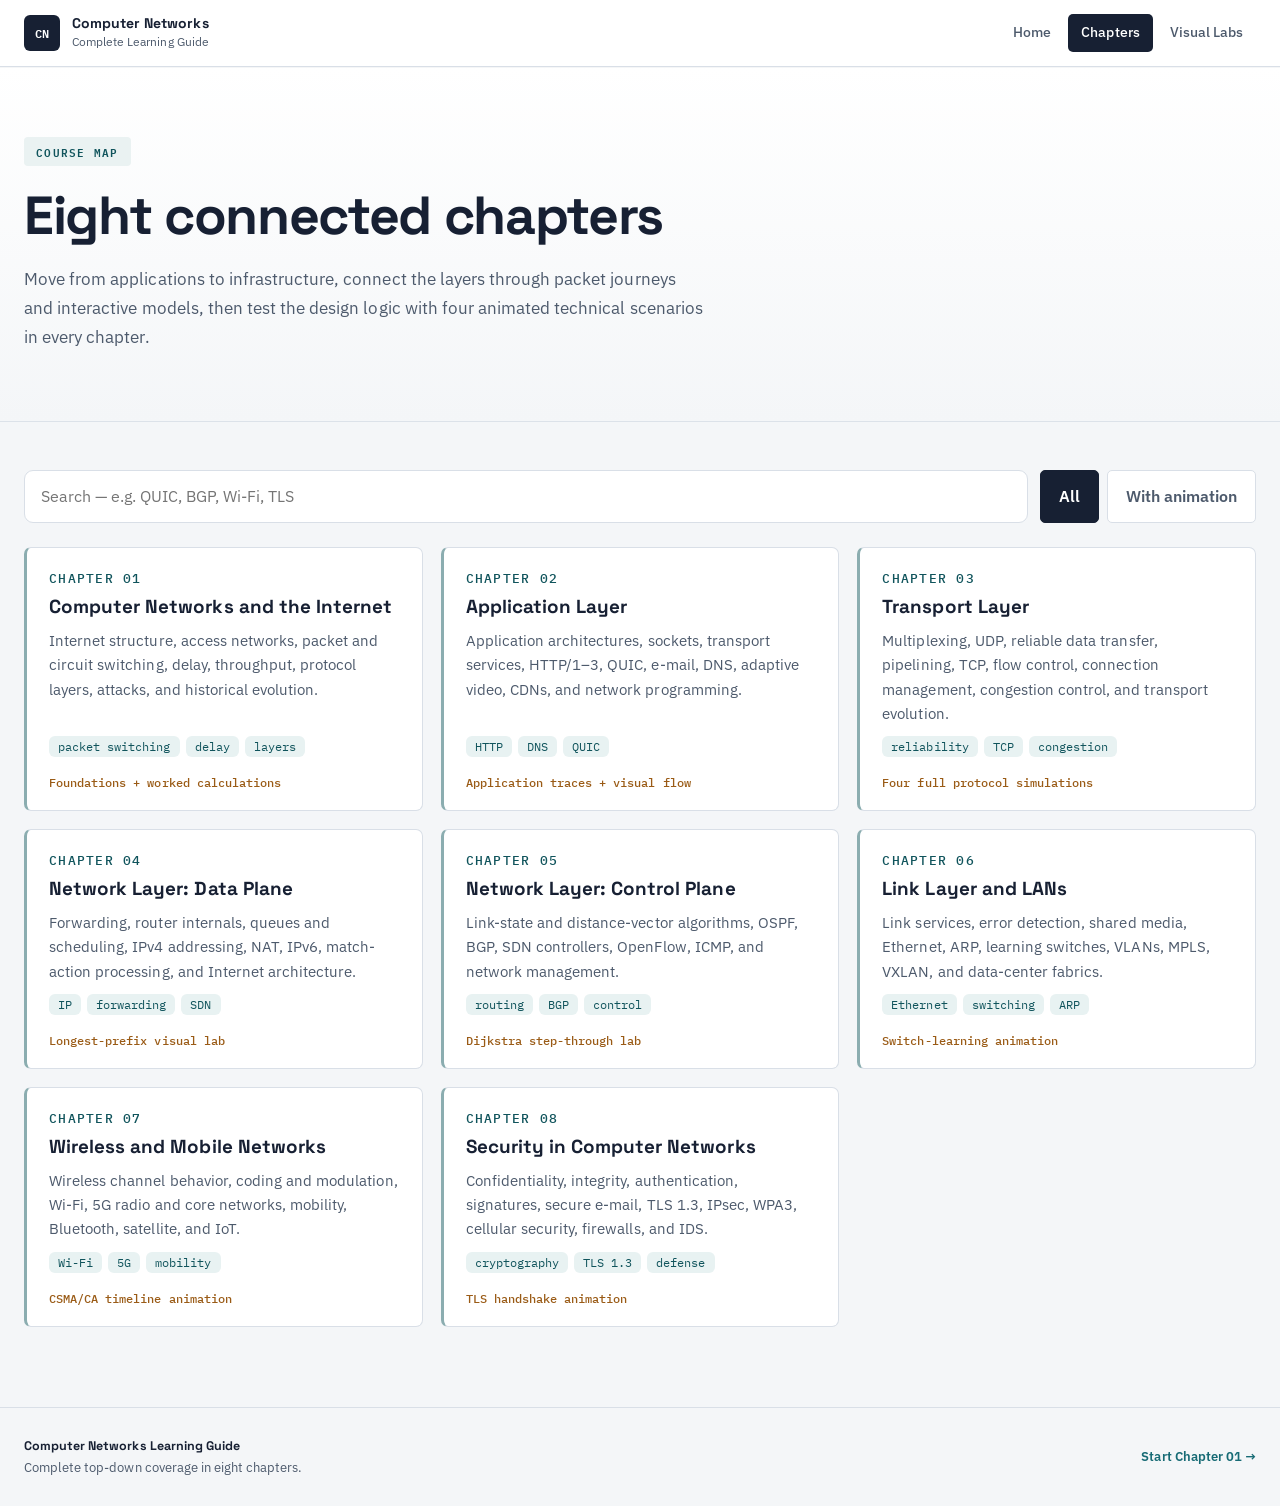
<file: topics.html>
<!doctype html><html lang="en"><head><meta charset="utf-8"><meta name="viewport" content="width=device-width, initial-scale=1"><meta name="description" content="Eight detailed computer networking chapters with visual explanations and interactive simulations."><title>Course Chapters · Computer Networks</title><link rel="preconnect" href="https://fonts.googleapis.com"><link href="https://fonts.googleapis.com/css2?family=Space+Grotesk:wght@500;600;700&family=IBM+Plex+Sans:wght@400;500;600&family=IBM+Plex+Mono:wght@400;600&display=swap" rel="stylesheet"><link rel="icon" type="image/svg+xml" href="favicon.svg"><link rel="stylesheet" href="styles.css?v=35"></head>
<body><a class="skip-link" href="#main">Skip to content</a><div class="reading-progress" aria-hidden="true"><span id="progressBar"></span></div><header class="site-header"><nav class="nav" aria-label="Main navigation"><a class="brand" href="index.html"><span class="brand-mark">CN</span><span class="brand-text"><strong>Computer Networks</strong><span>Complete Learning Guide</span></span></a><ul class="nav-links"><li><a href="index.html">Home</a></li><li><a class="active" aria-current="page" href="topics.html">Chapters</a></li><li><a href="chapter3.html#reliability">Visual Labs</a></li></ul></nav></header>
<main id="main"><section class="hero compact-hero"><div class="hero-inner"><span class="eyebrow">COURSE MAP</span><h1>Eight connected chapters</h1><p class="lede">Move from applications to infrastructure, connect the layers through packet journeys and interactive models, then test the design logic with four animated technical scenarios in every chapter.</p></div></section><section class="page catalog"><div class="catalog-tools"><label><span class="sr-only">Search chapters</span><input id="chapterSearch" type="search" placeholder="Search — e.g. QUIC, BGP, Wi-Fi, TLS"></label><div class="filter-chips"><button class="active" type="button" data-filter="all">All</button><button type="button" data-filter="animation">With animation</button></div></div>
<div class="chapter-grid" id="chapterGrid">
  <a class="chapter-card" href="chapter1.html" data-tags="foundations edge core delay loss throughput layers encapsulation security history animation How do the seven OSI layers map to the Internet model? OSI names physical, data link, network, transport, session, presentation, and application layers, from bottom to top. This course uses five layers: physical, link, network, transport, and application. Session and presentation responsibilities are usually handled by applications and libraries. A reference model describes responsibilities; it does not force every real protocol into exactly one box. Which layer handles addressing, reliability, and flow control? Link protocols deliver frames locally; IP addresses and routes datagrams across networks; transport protocols identify application endpoints with ports. Reliability and flow control can exist at more than one layer. TCP provides end-to-end reliability and receiver flow control, while some link protocols provide local recovery or flow control. IP itself does not provide reliable delivery. See the scope comparison in  Chapter 3 . What is the difference between a hub, switch, router, and access point? A hub repeats physical signals. A layer-2 switch forwards frames within a bridged network using MAC addresses. A router forwards IP packets between networks. An access point usually bridges wireless stations to a LAN. A home “router” often combines routing, an Ethernet switch, Wi-Fi, DHCP, NAT, and a firewall in one box; the product name does not identify just one layer. Are bandwidth, throughput, goodput, and latency interchangeable? No. Link rate is a capacity in bits per second; throughput is the achieved transfer rate at a specified measurement layer; application goodput counts useful payload, excluding headers and retransmissions. Latency is elapsed delivery time. A high-capacity link can still have high latency. Also distinguish bandwidth in hertz, a physical frequency range, from the informal networking use of bandwidth for data capacity. What is the difference between Mb/s, MB/s, MB, and MiB? Lowercase b means bits; uppercase B means bytes. One byte is eight bits. Decimal prefixes give 1 MB = 1,000,000 bytes and 1 Mb/s = 1,000,000 bits per second. Binary prefixes give 1 MiB = 1,048,576 bytes. A 100 Mb/s link has an ideal ceiling of 12.5 MB/s before overhead. Always convert bytes to bits before using a bit-rate formula. What are simplex, half-duplex, and full-duplex communication? Simplex sends in one direction. Half-duplex permits both directions but not simultaneous use of the shared channel. Full-duplex permits simultaneous sending and receiving. Modern switched Ethernet normally uses full-duplex point-to-point links; a conventional Wi-Fi radio shares airtime. Full-duplex does not double the stated rate in one direction: 1 Gb/s full-duplex means up to 1 Gb/s in each direction. Why does bandwidth–delay product matter? Rate multiplied by round-trip time estimates how much data must be in flight to keep a path busy. At 100 Mb/s and 40 ms RTT, that is 4,000,000 bits, or 500,000 bytes. If a flow can keep only 64,000 bytes outstanding, its ideal window-limited rate is about 12.8 Mb/s. This estimate ignores loss, competing traffic, overhead, and receiver or application limits. Does a valid checksum prove that data is correct? No. Error-detection codes have undetectable error patterns, and an attacker can often recompute an ordinary checksum. A link CRC checks a frame over one hop; a transport checksum checks a different scope. Neither proves that the application received the intended file. Use authenticated integrity for adversarial changes, and application-level validation when correctness depends on the meaning or completeness of the data."><span class="chapter-num">Chapter 01</span><h2>Computer Networks and the Internet</h2><p>Internet structure, access networks, packet and circuit switching, delay, throughput, protocol layers, attacks, and historical evolution.</p><div class="card-tags"><span>packet switching</span><span>delay</span><span>layers</span></div><b>Foundations + worked calculations</b></a>
  <a class="chapter-card" href="chapter2.html" data-tags="application sockets http quic dns email cdn dash streaming programming animation Is a port a physical connector or a unique process identifier? A transport port is a 16-bit logical number, not a cable connector. TCP and UDP have separate port namespaces. Ports 0–1023 are System Ports, 1024–49151 are User Ports, and 49152–65535 are Dynamic/Private Ports; operating systems may choose different ephemeral allocation ranges. A port alone does not globally identify a process: addresses, protocol, connection state, and socket-binding rules also matter. How can thousands of clients use the same server port? For ordinary TCP connections, the source IP, source port, destination IP, and destination port distinguish connections. A listening socket accepts connections on the service port; accepted sockets retain that local port but have different peer tuples. A client normally uses an ephemeral source port. A service on port 443 is not limited to one client or one socket. Does DNS resolve an entire URL, and does one name mean one server? DNS looks up names and record types, not a URL path such as /courses or a fragment such as #review. One name may return multiple addresses, and many names may share an address. DNS caching and load balancing can change the selected endpoint. After DNS, the application still chooses its protocol, connects, and identifies the requested resource. Are NXDOMAIN, an empty DNS answer, and SERVFAIL the same? No. NXDOMAIN says the queried domain name does not exist. A NOERROR response with no matching answer can mean the name exists but has no record of the requested type, often called NODATA. SERVFAIL means resolution failed, for example because of an upstream failure or failed DNSSEC validation. Diagnose the returned status and authority information before concluding that a website is down. How can HTTP be stateless when websites remember me? Stateless protocol semantics do not prohibit application state. Cookies, session identifiers, tokens, and server-side records can associate requests with a user. A cookie may hold an identifier or other data; it need not always point to a server-side session. Persistent TCP connections and HTTP authentication are separate concerns. Browser local storage is also different from cookies automatically attached to matching requests. Which HTTP status codes should I recognize? 200 indicates success; 201 indicates creation; 204 has no response content. A 301 or 308 is a permanent redirect, while 302 or 307 is temporary; 307/308 preserve the method. A 304 answers conditional validation without resending the representation. 400 is a bad request, 401 requires authentication, 403 refuses access, 404 means not found, 429 limits request rate, and 5xx codes indicate server-side failure. Does idempotent mean safe, or that every response is identical? No. Safe methods are intended to read without requesting a state change. Idempotent methods have the same intended effect when repeated as when performed once. DELETE can be idempotent while changing state; its later response may differ. A timed-out payment request may already have succeeded. Retrying a non-idempotent operation needs an application mechanism such as an idempotency key. How do DHCP, DNS, and ARP differ? DHCP supplies network configuration, DNS maps names to records, and ARP finds the local link-layer address for an IPv4 next hop. They answer different questions: “What configuration may I use?”, “What records describe this name?”, and “Which local MAC should receive this frame?” IPv6 uses Neighbor Discovery rather than ARP. A DNS failure does not necessarily mean that the host lacks an IP address. Does one send() correspond to one recv()? No. TCP is a byte stream: a read may contain part of a write or bytes from several writes. Define application framing and handle partial reads. A successful send reports local acceptance, not proof that the peer application processed the request. UDP preserves datagram boundaries, but datagrams can be lost, duplicated, reordered, or truncated by an undersized receive buffer. Are the familiar port numbers mandatory? They are conventions or protocol defaults, not proof of what is running. HTTP commonly uses TCP 80; HTTPS commonly uses TCP 443 or UDP 443 for HTTP/3; DNS uses UDP and TCP 53; SSH uses TCP 22; SMTP relay uses TCP 25. Configuration, proxies, and tunnels can change the observed port. Port numbers alone do not establish service identity or security."><span class="chapter-num">Chapter 02</span><h2>Application Layer</h2><p>Application architectures, sockets, transport services, HTTP/1–3, QUIC, e-mail, DNS, adaptive video, CDNs, and network programming.</p><div class="card-tags"><span>HTTP</span><span>DNS</span><span>QUIC</span></div><b>Application traces + visual flow</b></a>
  <a class="chapter-card" href="chapter3.html" data-tags="transport udp tcp reliability stop wait gbn selective repeat flow congestion ecn bbr quic animation In which layer do we perform flow control?  Both the transport layer and some data-link protocols can provide flow control, with different scopes.  TCP limits an end-to-end sender using the receiver’s advertised window; QUIC has stream and connection limits. Ethernet PAUSE is an optional link-level mechanism between neighboring interfaces. Applications can also apply backpressure to their own queues. “Flow control is only at layer 2” and “only at layer 4” are both incomplete answers. How is flow control different from congestion control and error control? Flow control prevents a sender from overwhelming a receiver. Congestion control adapts traffic to network capacity. Error control detects damage and may recover from loss, duplication, or reordering. In TCP, rwnd is a receiver limit and cwnd is a sender’s congestion limit. A clean network can still have a slow receiver, and a fast receiver does not imply that the network has spare capacity. How much new TCP data can I send when bytes are already in flight? In the simplified teaching model, additional allowance is max(0, min(cwnd, rwnd) − bytes in flight). If cwnd is 64 KiB, rwnd is 12 KiB, and 8 KiB is outstanding, the allowance is 4 KiB. Real implementations also track sequence-space window edges, recovery state, pacing, and application availability. The advertised window is not a promise of application processing speed. Does a TCP ACK prove that the receiving application processed my data? No. It reports transport receipt of bytes, not a successful database commit, file save, or payment. An application acknowledgment has a different meaning. After a disconnect, the sender may be unsure whether an operation finished. Exactly-once effects require application design, such as transaction identifiers and duplicate detection; TCP reliability alone cannot supply that guarantee. Does TCP number packets, bytes, or messages? TCP sequence numbers describe byte positions modulo 2³². A segment beginning at sequence 1000 and carrying 500 bytes covers positions 1000–1499; the cumulative ACK is 1500 if all earlier bytes arrived. SYN and FIN each consume one sequence number. An ACK without data, SYN, or FIN consumes no sequence number. Application message boundaries are not encoded by TCP. What happens when the receiver advertises a zero window? The sender stops sending ordinary new data beyond the receive window. Zero-window probing lets it discover that space is available even if a window update was lost. A zero window is receiver backpressure, not automatically packet loss or network congestion. The receiving application must drain buffered data before the advertised capacity can recover. How are MTU and TCP MSS different? MTU is a link’s maximum network-layer packet size; MSS is a TCP payload-size limit. With a 1500-byte IP MTU and no IP or TCP options, the usual calculation is 1460 bytes for IPv4 or 1440 for IPv6. Options and tunnels reduce the effective payload budget. Each endpoint advertises an MSS; the sender must also respect path MTU. MSS does not include the TCP header. Is UDP always faster, and can it be reliable? UDP avoids a transport handshake and supplies a small header, but performance depends on the workload and path. An application may implement acknowledgments, recovery, ordering, pacing, and congestion control above UDP, as QUIC does. That does not make UDP itself reliable. Real-time media may prefer late packets to be discarded, whereas a file-transfer protocol must recover missing content. Why can TCP close take four messages, and what is TIME_WAIT? Each direction of a TCP byte stream closes independently, so FIN and ACK exchanges may use four segments; an ACK and FIN can also be combined. TIME_WAIT retains state long enough to handle delayed duplicates and retransmit the final ACK if needed. It normally occurs at the actively closing side. A reset aborts a connection and has different semantics from an orderly FIN close. Why do Go-Back-N and Selective Repeat need different sequence spaces? With m sequence bits, the textbook Go-Back-N sender window is at most 2^m − 1. With equal Selective Repeat windows, each is at most 2^(m−1). Selective Repeat accepts out-of-order packets and needs separation between old and new windows. These bounds assume bounded packet lifetime; they do not solve arbitrary delay across repeated sequence-number reuse. State whether an ACK names the last accepted or next expected packet."><span class="chapter-num">Chapter 03</span><h2>Transport Layer</h2><p>Multiplexing, UDP, reliable data transfer, pipelining, TCP, flow control, connection management, congestion control, and transport evolution.</p><div class="card-tags"><span>reliability</span><span>TCP</span><span>congestion</span></div><b>Four full protocol simulations</b></a>
  <a class="chapter-card" href="chapter4.html" data-tags="network data plane router ipv4 ipv6 forwarding nat scheduling sdn openflow middlebox animation How many IP addresses does a router have?  There is no fixed number.  In a basic IPv4 exercise, count one address per configured routed interface: three interfaces on three subnets usually mean three addresses. Real routers may have multiple addresses on an interface, IPv4 and IPv6 together, loopbacks, VLAN subinterfaces, tunnel interfaces, or unnumbered links. Count the configured logical interfaces and address families, not simply the physical sockets.  IPv6 addressing model . Can you show a concrete router-address example? Suppose R has LAN-A 192.168.10.1/24, LAN-B 192.168.20.1/24, WAN 203.0.113.2/30, and loopback 192.0.2.1/32. That is four configured IPv4 addresses on four logical interfaces. Adding an IPv6 link-local and global address to a LAN interface increases the count without adding a cable. The WAN and loopback prefixes here are documentation examples, not addresses to use on the public Internet. Does every physical router port need its own IP address? No. A routed port may carry addresses directly. A layer-2 switch port inside the same device may belong to a VLAN whose routed interface carries the IP address. One physical trunk can support multiple routed VLAN subinterfaces. Loopbacks have no physical cable. Some point-to-point interfaces use unnumbered addressing. Physical port count is therefore not a general IP-address formula. Is the default gateway the destination IP of every outgoing packet? Usually not. For a remote server, the packet retains the server’s destination IP. On an Ethernet LAN, the enclosing frame uses the next-hop gateway’s MAC address. The gateway removes that frame and forwards the IP packet. The gateway IP is used to resolve and reach the next hop; it does not replace the remote destination IP. NAT and tunnels add separate transformations. How does a host decide whether to use a gateway? A host consults its routing table and normally chooses the longest matching prefix. A connected route makes a destination on-link; another specific route may use a chosen gateway; a default route is the fallback. If no route matches, forwarding fails. “Same subnet, otherwise default gateway” is a useful beginner example, but it omits more-specific routes, multiple interfaces, and policy routing. Does every IPv4 subnet have 2^h − 2 usable host addresses? That is the usual rule for conventional broadcast subnets with at least two host bits, not a universal formula. A /31 point-to-point link can use both addresses under RFC 3021. A /32 denotes one IPv4 address, often a host route or loopback. IPv6 has no broadcast address, so do not subtract a broadcast address from its subnet size.  RFC 3021 . Are private, public, static, and dynamic addresses the same distinction? No. Private/public describes address scope and allocation; static/dynamic describes configuration. RFC 1918 IPv4 ranges are 10.0.0.0/8, 172.16.0.0/12, and 192.168.0.0/16. A private address may be static or leased by DHCP, and so may a public address. A public address is not necessarily reachable: routes, firewalls, and service bindings still matter. 100.64.0.0/10 is shared address space, not RFC 1918 space. What do 127.0.0.1, 0.0.0.0, 169.254/16, ::1, and fe80:: mean? 127.0.0.0/8 is IPv4 loopback, commonly used as 127.0.0.1. The unspecified 0.0.0.0 address is context-dependent; binding a server to it commonly means all local IPv4 interfaces. The route 0.0.0.0/0 means default, a different use. 169.254.0.0/16 is IPv4 link-local. IPv6 uses ::1 for loopback, :: for unspecified, and fe80::/10 for link-local addresses; link-local communication stays on the link. Is every NAT a port translator or a firewall? No. Basic address translation and address-plus-port translation are different forms; home gateways commonly use the latter, also called NAPT or PAT. NAT does not inherently encrypt or authenticate traffic. A firewall enforces a traffic policy. Both functions may share the same device, and unsolicited inbound traffic may fail without a mapping, but translation is not a complete security policy. Who fragments and reassembles IP packets? An IPv4 source or router may fragment when permitted; DF forbids router fragmentation. Reassembly occurs at the destination. IPv6 routers never fragment forwarded packets; an IPv6 source can use a Fragment extension header. Fragment offsets use 8-byte units. Losing one required fragment prevents reconstruction of the original packet, so applications should avoid relying on fragmentation and respect path MTU. How does a new device obtain an address before it can communicate? IPv4 DHCP can begin with source 0.0.0.0 and broadcast discovery; the initial exchange is commonly Discover, Offer, Request, ACK. Relays connect clients to servers on other subnets. Existing leases may renew differently. IPv6 can use Router Advertisements and SLAAC, DHCPv6, or both. IPv6 default-router discovery uses Router Advertisements; DHCPv6 does not replace it. Is TTL a time measurement, and does every switch decrement it? In ordinary IPv4 forwarding, each router reduces TTL by at least one; IPv6 calls the field Hop Limit. Layer-2 switches do not decrement the IP field merely while bridging a frame. An initial value of 64 allows at most 63 successful router forwards before the next router expires the packet. This limits loops; it does not measure elapsed wall-clock time."><span class="chapter-num">Chapter 04</span><h2>Network Layer: Data Plane</h2><p>Forwarding, router internals, queues and scheduling, IPv4 addressing, NAT, IPv6, match-action processing, and Internet architecture.</p><div class="card-tags"><span>IP</span><span>forwarding</span><span>SDN</span></div><b>Longest-prefix visual lab</b></a>
  <a class="chapter-card" href="chapter5.html" data-tags="network control plane routing dijkstra distance vector ospf bgp sdn openflow icmp snmp netconf yang animation Does a lower route metric beat a longer prefix? Not during ordinary destination lookup. Once routes are installed, a matching /24 is more specific than a matching /16, even if their metrics differ. Selecting the preferred candidate for the same prefix is a separate control-plane decision using protocol preference, metric, and policy. Administrative-distance values are vendor-specific. Do not mix FIB longest-prefix matching with RIB route selection. What is the difference between RIB, FIB, ARP table, and MAC table? The RIB holds routing candidates and selected routes. The FIB supports packet forwarding. An ARP or Neighbor Discovery cache resolves a local next-hop IP address to link-layer information. A switch MAC table maps a MAC address and VLAN to a port. These structures cooperate but cannot substitute for one another: a route may exist even when neighbor resolution fails. Which layers do routing protocols use? Routing is a network-layer control function, but its messages use different transports. OSPF runs directly over IP using protocol number 89; BGP uses TCP port 179; RIP commonly uses UDP port 520. A protocol’s purpose and the encapsulation of its messages are different classification questions. ICMP is carried directly in IP and does not have TCP or UDP ports. What is an autonomous system, and why use both OSPF and BGP? An autonomous system is a routing domain under a common administrative policy, identified by an AS number. An interior gateway protocol such as OSPF supplies internal reachability; BGP exchanges policy-driven prefix reachability and can distribute it internally using iBGP. An AS may span many locations and networks. It is not the same thing as a subnet or a single router. Does every OSPF router know every link in the entire Internet? No. OSPF’s topology knowledge is scoped to areas and the routing domain. Area border routers connect areas, with area 0 as the backbone in the normal hierarchy. External routes are advertised separately. Dijkstra computes paths from the available topology; it does not discover Internet-wide business policy or guarantee identical tables at every instant during convergence. Does BGP using TCP mean the advertised route must be correct? No. Reliable message delivery does not establish authorization to originate a prefix, a safe export policy, or a working data path. Route filters, policy checks, and origin validation address other risks. A route can be syntactically valid and still be a leak or an unwanted path. Control-plane reachability and end-to-end application success require separate verification. If ping or traceroute fails, is the destination definitely down? No. ICMP can be filtered or rate-limited while an application still works. Traceroute gradually raises TTL or Hop Limit and observes responses; probes can use UDP, ICMP, or TCP. Asterisks mean no response arrived for that probe, not proof that the hop is absent. Return paths, load balancing, and router response policies can make traces incomplete or asymmetric. Are static routes and default routes the same? No. Static describes how a route is configured; default describes its prefix length. A static route may target a host, subnet, or default prefix. A default route may also be learned dynamically. The IPv4 default is 0.0.0.0/0; the IPv6 default is ::/0. It applies only when no more-specific route wins under the relevant policy."><span class="chapter-num">Chapter 05</span><h2>Network Layer: Control Plane</h2><p>Link-state and distance-vector algorithms, OSPF, BGP, SDN controllers, OpenFlow, ICMP, and network management.</p><div class="card-tags"><span>routing</span><span>BGP</span><span>control</span></div><b>Dijkstra step-through lab</b></a>
  <a class="chapter-card" href="chapter6.html" data-tags="link ethernet arp switching vlan crc mac multiple access mpls vxlan datacenter animation Does a layer-2 switch need an IP address to forward frames? No. Ordinary bridging uses MAC-address learning and destination lookup. A managed switch commonly has an IP address for administration, and a multilayer switch may also have routed interfaces. Those uses are separate from layer-2 forwarding. A device can forward Ethernet frames even when its management IP is misconfigured or unreachable. How many MAC addresses does a router have? There is no universal count. Ethernet interfaces normally use MAC addresses, and virtual interfaces or redundancy protocols may add or share them. Some links do not use Ethernet-style MAC addressing. A router’s IP-address count and MAC-address count need not match. Count interfaces and their actual link technologies rather than assuming one hardware identity for the entire router. Do we ARP for a remote server or for the gateway? For an off-link IPv4 destination, resolve the local next-hop gateway’s MAC, not the remote server’s MAC. For an on-link destination, resolve that destination directly. ARP requests stay within the local broadcast domain; ordinary routers do not forward them. Proxy ARP is an explicit exception in which a router answers on another node’s behalf. Does a MAC address change at every switch? In ordinary Ethernet bridging, source and destination MAC addresses stay the same across the switched LAN. A router terminates the incoming link and constructs a new frame for its next link, so link addresses can change at that routing boundary. Tunnels and wireless distribution links have their own encapsulation rules. A MAC address is also not guaranteed to be permanently factory-assigned; software and privacy features can change it. What is the difference between a collision domain and a broadcast domain? A collision domain describes competition that can cause collisions on a shared half-duplex medium. A broadcast domain is the scope in which a layer-2 broadcast is delivered. A hub shares collision capacity; a switch separates links. A VLAN defines a separate bridged broadcast domain. Modern full-duplex switched Ethernet has no CSMA/CD collisions on its links, but broadcasts still exist within the VLAN. Is an Ethernet PAUSE frame the same as TCP flow control? No. IEEE 802.3x PAUSE can ask a directly connected peer to pause data transmission on a full-duplex Ethernet link. It is optional and acts locally. TCP receiver flow control limits one end-to-end byte stream. Pausing a shared link can delay unrelated traffic, so it is not a substitute for end-to-end congestion control.  Ethernet flow-control reference . What is the size of an ordinary Ethernet frame? For a conventional untagged Ethernet frame, destination MAC through FCS is 64–1518 bytes: 14 header bytes, 46–1500 payload bytes, and 4 FCS bytes. Padding fills a short payload. The preamble/start delimiter and interframe gap are outside that count. An 802.1Q tag adds 4 bytes to the header. Jumbo-frame support and exact permitted sizes depend on the network. Does an Ethernet CRC repair a corrupted frame or request a retry? No. The FCS detects many errors; a corrupted frame is normally discarded. Ordinary Ethernet does not provide per-frame data acknowledgments and retransmissions like Wi-Fi. Recovery may come from a higher layer such as TCP. A checksum, ACK, retransmission timer, and flow-control window are different mechanisms; finding one does not imply that the others are present. Are a VLAN and an IP subnet identical? A VLAN partitions a layer-2 network; a subnet is an IP addressing and routing concept. Deployments often map one subnet to one VLAN for clarity, but they are not the same object. Hosts in different VLANs need a layer-3 path to communicate in the usual design. Tags on a trunk identify VLAN membership, not an IP route or encryption boundary."><span class="chapter-num">Chapter 06</span><h2>Link Layer and LANs</h2><p>Link services, error detection, shared media, Ethernet, ARP, learning switches, VLANs, MPLS, VXLAN, and data-center fabrics.</p><div class="card-tags"><span>Ethernet</span><span>switching</span><span>ARP</span></div><b>Switch-learning animation</b></a>
  <a class="chapter-card" href="chapter7.html" data-tags="wireless wifi 802.11 5g ran core mobility bluetooth satellite iot modulation channel animation Are wireless networking and mobility the same? No. A stationary wireless camera uses radio without moving; a laptop can move between wired networks. Wireless describes the medium, while mobility describes a changing attachment point or location. Link association, IP addressing, and application-session continuity are separate states. Good signal strength does not prove that a device has working DNS or Internet access. What are SSID, BSSID, and an access point? SSID is the network name visible to users; multiple access points may advertise the same name. A BSSID identifies a basic service set, commonly with a MAC-address-like identifier for an AP radio’s service. An AP can advertise multiple networks. A shared SSID is not proof that two radios are equally trusted, nor does it guarantee seamless roaming. Does a Wi-Fi ACK mean the web server received the request? No. A Wi-Fi acknowledgment confirms a local link transmission under that protocol’s rules. IP forwarding, transport delivery, and application processing are later stages. A local retransmission may repair radio loss before TCP notices; excessive retries can instead increase RTT and jitter. Broadcast and multicast delivery do not generally use the same individual ACK behavior as ordinary unicast. How do hidden and exposed terminals differ? Hidden senders cannot hear one another but can interfere at a common receiver. An exposed sender hears nearby traffic and may defer even when its own transmission could have been safe at another receiver. Carrier sensing alone cannot infer every receiver’s interference conditions. RTS/CTS can reduce hidden-terminal problems but adds overhead and does not eliminate every collision. Why is Wi-Fi file-transfer speed lower than its displayed link rate? The displayed rate describes a selected physical mode, not exclusive application capacity. Headers, interframe spaces, contention, acknowledgments, retries, and other stations consume airtime. A slow or distant client may occupy substantial airtime even while transferring little data. Wider channels or more antennas do not help if the client, signal conditions, backhaul, or server is the bottleneck. Is 5 GHz Wi-Fi the same as 5G cellular? No. 5 GHz is a radio-frequency band used by some Wi-Fi networks. 5G identifies a cellular generation, which can operate in several frequency ranges. Wi-Fi generation names, channel widths, bands, and cellular generations describe different things. Equipment must support the particular band and mode, and local spectrum rules determine what channels may be used. Does changing access points always change my IP address? No. Roaming within the same bridged subnet may preserve the address. Moving to another IP subnet can require new addressing unless a mobility mechanism maintains reachability. Cellular networks use session and forwarding state to manage movement. A preserved IP address still does not guarantee uninterrupted application service: authentication, handover delay, packet loss, and timeout settings also matter. Is a SIM identity the same as an IP address? No. Subscriber credentials identify and authenticate a subscription; a packet-data session supplies network connectivity and may assign addresses. Radio identifiers, subscriber identity, phone numbers, and IP addresses have different scopes and lifetimes. In the 5G core, access/mobility management, session management, and user-plane forwarding are separate responsibilities rather than one device doing every task."><span class="chapter-num">Chapter 07</span><h2>Wireless and Mobile Networks</h2><p>Wireless channel behavior, coding and modulation, Wi-Fi, 5G radio and core networks, mobility, Bluetooth, satellite, and IoT.</p><div class="card-tags"><span>Wi-Fi</span><span>5G</span><span>mobility</span></div><b>CSMA/CA timeline animation</b></a>
  <a class="chapter-card" href="chapter8.html" data-tags="security cryptography hash mac signature authentication email pgp tls ipsec vpn wifi wpa3 5g firewall ids animation At which layer is encryption performed? It depends on the mechanism. Wi-Fi protection acts on the access link; IPsec protects selected IP traffic; TLS protects application channels and is commonly carried over TCP; QUIC integrates TLS-derived security into its transport. Applications can encrypt stored message content as well. State the endpoints and protection boundary rather than assuming “encrypted” means every hop and every stored copy is protected. What can a network observer see when I use HTTPS? Application headers and content are encrypted between the TLS endpoints, but IP addresses, traffic size, and timing usually remain observable. DNS queries and the requested server name may also be visible depending on encrypted DNS and handshake configuration. A CDN or proxy that terminates TLS can read plaintext at that endpoint. HTTPS does not mean that every intermediary operator is excluded from the trust model. What is authentication versus authorization? Authentication establishes who or what is making a request. Authorization decides which actions that identity may perform. A valid login does not imply permission to read every record. Encryption protects data in transit or at rest but does not replace either check. Apply authorization at the operation and resource boundary, including requests that come from an internal network. Should passwords be encrypted or stored with a fast hash? Authentication services normally store password verifiers using a dedicated password-hashing scheme with a unique salt and a configurable work factor, rather than reversible encryption or a single fast general-purpose hash. A salt prevents identical passwords from producing identical stored values; it is not a secret key. Password handling is distinct from message-integrity hashing and from encryption of data that must later be recovered. Does a valid certificate prove a website is honest? No. Certificate validation links a public key to an expected identity under a trust policy; the handshake also requires proof of key possession. It does not certify the accuracy of the website’s content or authorize a business transaction. Check the actual hostname and trust chain. A self-signed certificate can encrypt traffic, but clients still need an independent way to trust its key. Does every TLS 1.3 connection and every 0-RTT request have forward secrecy? No. Ephemeral (EC)DHE key agreement provides forward secrecy for the resulting traffic. TLS 1.3 also defines PSK-only key exchange, which does not provide the same guarantee; early 0-RTT data has no full forward secrecy and can be replayed. The ordinary certificate-and-(EC)DHE handshake taught here is one important mode, not every permitted handshake.  TLS 1.3 early-data limits . Does a VPN make traffic anonymous or safe after it leaves the tunnel? A VPN protects a defined tunnel between endpoints. Traffic leaving a VPN gateway depends on its remaining protections, such as HTTPS. The gateway operator becomes part of the trust model; destinations can still identify users through accounts or application state. Tunnel encryption does not repair an infected endpoint, eliminate tracking, or prove that the destination is trustworthy. Why are nonces, salts, and initialization vectors different? A nonce supplies uniqueness or freshness in a protocol; an initialization vector is an algorithm input whose requirements depend on the encryption mode; a salt randomizes a password or key-derivation input. They are not interchangeable. Some modes require unpredictability, others uniqueness. A fresh number only helps if the protocol authenticates its relationship to the message, identities, and current session."><span class="chapter-num">Chapter 08</span><h2>Security in Computer Networks</h2><p>Confidentiality, integrity, authentication, signatures, secure e-mail, TLS 1.3, IPsec, WPA3, cellular security, firewalls, and IDS.</p><div class="card-tags"><span>cryptography</span><span>TLS 1.3</span><span>defense</span></div><b>TLS handshake animation</b></a>
</div><p class="empty-state" id="emptyState" hidden>No chapter matches that search.</p></section></main><footer class="site-footer"><div><strong>Computer Networks Learning Guide</strong><span>Complete top-down coverage in eight chapters.</span></div><a href="chapter1.html">Start Chapter 01 →</a></footer><button class="back-top" id="backTop" type="button" aria-label="Back to top">↑ <span>Back to top</span></button><script src="interactions.js?v=35"></script><script src="app.js?v=35"></script></body></html>
</file>
<file: styles.css>
:root{
  --paper:#f7f9fc;--card:#fff;--ink:#101c33;--ink-soft:#46536b;--line:#dbe4f0;--grid:#e7edf6;
  --accent:#0b7285;--accent-dark:#085a68;--accent-soft:#e0f1f4;--amber:#b45309;--amber-soft:#fdf1df;
  --red:#c43b35;--red-soft:#fff0ee;--blue:#2563eb;--code-bg:#0f1a2e;--code-text:#dbe7ff;
  --radius:10px;--maxw:1180px;--display:"Space Grotesk",sans-serif;--body:"IBM Plex Sans",sans-serif;--mono:"IBM Plex Mono",monospace
}
*{box-sizing:border-box;margin:0;padding:0}html{scroll-behavior:smooth;scroll-padding-top:92px}body{font:16.5px/1.65 var(--body);background:var(--paper);color:var(--ink);text-rendering:optimizeLegibility}h1,h2,h3,h4{font-family:var(--display);line-height:1.2}a{color:var(--accent);text-decoration:none}a:hover{color:var(--accent-dark)}button,input,select{font:inherit}code{font-family:var(--mono)}[hidden]{display:none!important}::selection{background:rgba(11,114,133,.2)}
.sr-only{position:absolute;width:1px;height:1px;padding:0;margin:-1px;overflow:hidden;clip:rect(0,0,0,0);white-space:nowrap;border:0}.skip-link{position:fixed;top:10px;left:12px;z-index:2000;padding:9px 13px;border-radius:8px;background:var(--ink);color:#fff;transform:translateY(-150%);transition:.18s}.skip-link:focus{transform:none}.reading-progress{position:fixed;inset:0 0 auto;z-index:1200;height:4px;pointer-events:none}.reading-progress span{display:block;width:0;height:100%;background:linear-gradient(90deg,var(--accent),var(--amber))}.site-header{position:sticky;top:0;z-index:50;background:rgba(255,255,255,.94);backdrop-filter:blur(9px);border-bottom:1px solid var(--line)}.nav{max-width:var(--maxw);margin:auto;display:flex;align-items:center;justify-content:space-between;gap:24px;padding:14px 24px}.brand{display:flex;align-items:center;gap:12px;color:var(--ink)}.brand-mark{width:40px;height:40px;border-radius:9px;background:var(--ink);color:#fff;display:grid;place-items:center;font:600 12px var(--mono);letter-spacing:.04em}.brand-text{display:flex;flex-direction:column}.brand-text strong{font:700 15px var(--display)}.brand-text span{font-size:12px;color:var(--ink-soft)}.nav-links{display:flex;gap:4px;list-style:none}.nav-links a{display:block;padding:8px 14px;border-radius:8px;color:var(--ink-soft);font-weight:500;font-size:15px}.nav-links a:hover{background:var(--accent-soft);color:var(--accent-dark)}.nav-links a.active{background:var(--ink);color:#fff}
.hero{position:relative;isolation:isolate;overflow:hidden;background:linear-gradient(180deg,rgba(247,249,252,0),var(--paper) 96%),linear-gradient(var(--grid) 1px,transparent 1px),linear-gradient(90deg,var(--grid) 1px,transparent 1px);background-size:auto,28px 28px,28px 28px;border-bottom:1px solid var(--line)}.network-background{position:absolute;inset:0;width:100%;height:100%;z-index:-1;color:var(--accent);opacity:.09}.hero-inner{max-width:var(--maxw);margin:auto;padding:72px 24px 64px}.eyebrow{display:inline-block;font:600 12.5px var(--mono);letter-spacing:.12em;color:var(--accent-dark);background:var(--accent-soft);padding:5px 12px;border-radius:999px;margin-bottom:18px}.hero h1{font-size:clamp(2.2rem,4.4vw,3.5rem);letter-spacing:-.025em;max-width:820px}.hero .lede{margin-top:16px;max-width:680px;color:var(--ink-soft);font-size:1.08rem}.hero-meta,.hero-actions{display:flex;flex-wrap:wrap;gap:10px;margin-top:26px}.meta-chip{font-size:13.5px;color:var(--ink-soft);background:var(--card);border:1px solid var(--line);padding:7px 14px;border-radius:999px}.hero-actions{margin-top:30px;gap:12px}.btn{padding:11px 22px;border-radius:9px;font:600 15px var(--display)}.btn-primary{background:var(--ink);color:#fff}.btn-primary:hover{background:#1c2c4d;color:#fff}.btn-ghost{border:1.5px solid var(--line);color:var(--ink);background:var(--card)}.btn-ghost:hover{border-color:var(--accent)}.compact-hero .hero-inner{padding-block:70px}.compact-hero h1{font-size:clamp(2rem,4vw,3.2rem)}
.page{max-width:var(--maxw);margin:auto;padding:48px 24px 80px}.portal{display:grid;grid-template-columns:repeat(3,1fr);gap:16px;padding-bottom:32px}.portal-card{background:var(--card);border:1px solid var(--line);border-radius:var(--radius);padding:22px;color:var(--ink);transition:.18s}.portal-card:hover{transform:translateY(-2px);box-shadow:0 10px 26px rgba(16,28,51,.09)}.portal-card>span,.section-kicker{font:500 12px var(--mono);text-transform:uppercase;letter-spacing:.12em;color:var(--accent-dark)}.portal-card h2{display:flex;justify-content:space-between;font-size:1.15rem;margin:8px 0}.portal-card h2 i{font-style:normal;color:var(--accent)}.portal-card p{font-size:14.5px;color:var(--ink-soft)}.home-section{padding-top:42px}.home-section+.home-section{border-top:1px solid var(--line)}.section-title{font-size:1.65rem;margin:8px 0 6px}.section-sub{color:var(--ink-soft);margin-bottom:28px}.overview-grid{display:grid;grid-template-columns:1fr 1fr;gap:18px}.summary-card{background:var(--card);border:1px solid var(--line);border-radius:var(--radius);padding:24px}.summary-card>span{font:600 11.5px var(--mono);color:var(--accent-dark);letter-spacing:.1em}.summary-card h3{font-size:1.2rem;margin:18px 0 9px}.summary-card p{color:var(--ink-soft)}.chip-row{display:flex;gap:7px;margin-top:18px}.chip-row i,.card-tags span{font:400 11.5px var(--mono);font-style:normal;background:var(--accent-soft);color:var(--accent-dark);padding:3px 9px;border-radius:6px}.definition-box,.note-box,.warning-box{border-radius:var(--radius);padding:18px 20px;margin:20px 0}.definition-box{background:var(--accent-soft);border:1px solid #bfdee5}.note-box{background:var(--amber-soft);border:1px solid #f3ddb4}.warning-box{background:var(--red-soft);border:1px solid #f0c3bf}.definition-box span,.note-box span,.warning-box span{display:block;margin-bottom:6px;font:600 12px var(--mono);letter-spacing:.1em;color:var(--accent-dark)}.note-box span{color:var(--amber)}.warning-box span{color:var(--red)}.definition-box p,.note-box p,.warning-box p{margin:0}.path-list{border:1px solid var(--line);border-radius:var(--radius);overflow:hidden;background:var(--card)}.path-list a{display:grid;grid-template-columns:54px 1fr 30px;align-items:center;gap:12px;padding:20px;color:var(--ink);border-bottom:1px solid var(--line)}.path-list a:last-child{border-bottom:0}.path-list a:hover{background:var(--accent-soft)}.path-list>a>b{font:600 12px var(--mono);color:var(--accent)}.path-list span{display:flex;flex-direction:column}.path-list strong{font-family:var(--display)}.path-list small{color:var(--ink-soft);margin-top:3px}.path-list i{font-style:normal;color:var(--accent);font-size:1.25rem}
.catalog-tools{display:flex;gap:12px;margin-bottom:24px}.catalog-tools label{flex:1}.catalog-tools input{width:100%;padding:12px 16px;border:1px solid var(--line);border-radius:9px;background:#fff;color:var(--ink)}.filter-chips{display:flex;gap:8px}.filter-chips button{border:1px solid var(--line);border-radius:999px;background:#fff;padding:9px 18px;color:var(--ink-soft);font-weight:600;cursor:pointer}.filter-chips button.active{background:var(--ink);border-color:var(--ink);color:#fff}.chapter-grid{display:grid;grid-template-columns:repeat(auto-fit,minmax(300px,1fr));gap:18px}.chapter-card{display:flex;flex-direction:column;gap:10px;padding:22px;background:var(--card);border:1px solid var(--line);border-radius:var(--radius);color:var(--ink);transition:.18s}.chapter-card:hover{box-shadow:0 10px 26px rgba(16,28,51,.1);transform:translateY(-2px)}.chapter-num{font:500 12.5px var(--mono);color:var(--accent-dark);text-transform:uppercase;letter-spacing:.1em}.chapter-card h2{font-size:1.18rem}.chapter-card p{font-size:14.5px;color:var(--ink-soft);flex:1}.card-tags{display:flex;flex-wrap:wrap;gap:6px}.chapter-card>b{margin-top:8px;font:500 12px var(--mono);color:var(--amber)}.empty-state{padding:40px;text-align:center;color:var(--ink-soft)}
.chapter-layout{max-width:var(--maxw);margin:auto;display:grid;grid-template-columns:250px minmax(0,1fr);gap:44px;padding:40px 24px 90px}.toc{position:sticky;top:90px;align-self:start;max-height:calc(100vh - 115px);overflow:auto}.toc-card{padding:18px 16px;border:1px solid var(--line);border-radius:var(--radius);background:rgba(255,255,255,.86)}.toc h2{font:600 12px var(--mono);letter-spacing:.12em;text-transform:uppercase;color:var(--ink-soft);margin-bottom:12px}.toc ol{list-style:none;border-left:2px solid var(--line)}.toc a{display:block;margin-left:-2px;padding:6px 14px;border-left:2px solid transparent;color:var(--ink-soft);font-size:13.8px;line-height:1.4}.toc a:hover{color:var(--accent-dark)}.toc a.current{border-left-color:var(--accent);color:var(--accent-dark);font-weight:600}.chapter-body{min-width:0}.chapter-kicker{font:500 13px var(--mono);color:var(--accent-dark);letter-spacing:.1em;text-transform:uppercase}.chapter-body>h1{font-size:clamp(1.9rem,3.4vw,2.65rem);letter-spacing:-.025em;margin:8px 0 10px}.chapter-intro{max-width:720px;color:var(--ink-soft)}.chapter-meta{display:flex;flex-wrap:wrap;gap:8px;margin-top:18px}.chapter-meta span{font-size:12.5px;color:var(--ink-soft);background:#fff;border:1px solid var(--line);border-radius:999px;padding:5px 11px}.chapter-section{margin-top:56px;scroll-margin-top:105px}.chapter-section>h2{font-size:1.52rem;padding-bottom:10px;margin-bottom:18px;border-bottom:1px solid var(--line)}.chapter-section>h2 span{margin-right:10px;color:var(--accent);font:600 1rem var(--mono)}.chapter-section>h3{font-size:1.13rem;margin:26px 0 10px}.chapter-section>p{max-width:76ch;margin-bottom:14px}.chapter-section>ul,.key-list{margin:0 0 16px 22px}.chapter-section li{margin-bottom:7px}.concept-grid{display:grid;gap:14px;margin:20px 0}.concept-grid.three{grid-template-columns:repeat(3,1fr)}.concept-grid.two{grid-template-columns:1fr 1fr}.concept-grid article{background:#fff;border:1px solid var(--line);border-radius:var(--radius);padding:20px}.concept-grid article>b{font:600 12px var(--mono);color:var(--accent)}.concept-grid h3{font-size:1.08rem;margin:22px 0 7px}.concept-grid p{font-size:14.5px;color:var(--ink-soft)}.concept-grid small{display:block;color:var(--accent-dark);font-weight:600;margin-top:12px}.compare-strip{display:grid;grid-template-columns:1fr 1fr;border:1px solid var(--line);border-radius:var(--radius);overflow:hidden}.compare-strip>div{padding:20px;background:#fff}.compare-strip>div+div{border-left:1px solid var(--line)}.compare-strip span{font:600 11.5px var(--mono);color:var(--accent)}.compare-strip b{display:block;margin:8px 0}.compare-strip p{font-size:14px;color:var(--ink-soft)}
.comparison-table{border:1px solid var(--line);border-radius:var(--radius);overflow:hidden;background:#fff;margin:18px 0}.comparison-table>div{display:grid;grid-template-columns:.75fr 1fr 1fr;border-bottom:1px solid var(--line)}.comparison-table>div:last-child{border:0}.comparison-table>div>*{padding:11px 14px}.comparison-table .comparison-head{background:var(--ink);color:#fff;font-family:var(--display);font-size:14px}.comparison-table span{font-weight:600}.comparison-table p{border-left:1px solid var(--line);color:var(--ink-soft)}.formula-panel{padding:24px;border-radius:var(--radius);background:var(--code-bg);color:var(--code-text);margin:18px 0}.formula-panel>p:first-child{text-align:center;font:500 clamp(1.3rem,3vw,2.2rem) var(--mono);color:#fff}.formula-cards{display:grid;grid-template-columns:repeat(4,1fr);gap:7px;margin-top:24px}.formula-cards button{cursor:pointer;text-align:left;border:1px solid rgba(255,255,255,.15);background:rgba(255,255,255,.05);color:#fff;border-radius:8px;padding:12px}.formula-cards button:hover,.formula-cards button.active{background:var(--accent-soft);color:var(--ink)}.formula-cards b{display:block;font:600 10.5px var(--mono)}.formula-cards span{font-size:11px;opacity:.72}.formula-explain{min-height:47px;margin:18px 0 0!important;text-align:center!important;color:#b9c6db;font-size:14px!important}.formula-panel.compact{padding:20px}.formula-panel .small-formula{font-size:1rem!important}.formula-panel>small{display:block;text-align:center;color:#aab9d2;margin-top:7px}.metric-grid{display:grid;grid-template-columns:repeat(3,1fr);gap:10px;margin:18px 0}.metric-grid.four{grid-template-columns:repeat(4,1fr)}.metric-grid article{padding:18px;background:#fff;border:1px solid var(--line);border-top:3px solid var(--accent);border-radius:var(--radius)}.metric-grid span{font:600 10.5px var(--mono);color:var(--accent)}.metric-grid h3{font-size:1.05rem;margin:14px 0 6px}.metric-grid p{font-size:13.5px;color:var(--ink-soft)}
.layer-layout{display:grid;grid-template-columns:.8fr 1.2fr;gap:20px;align-items:center;margin:20px 0}.layer-stack{display:grid;gap:5px}.layer-stack>div{display:flex;align-items:center;gap:16px;padding:11px 14px;border-radius:7px;background:var(--accent);color:#fff}.layer-stack>div:nth-child(2){opacity:.9}.layer-stack>div:nth-child(3){opacity:.8}.layer-stack>div:nth-child(4){opacity:.68;color:var(--ink)}.layer-stack>div:nth-child(5){opacity:.5;color:var(--ink)}.layer-stack b{font:600 12px var(--mono)}.layer-stack span{display:flex;justify-content:space-between;align-items:center;flex:1}.layer-stack small{font-size:11px}.encapsulation{background:#fff;border:1px solid var(--line);border-radius:var(--radius);padding:22px}.encapsulation>span{font:600 11px var(--mono);color:var(--accent-dark)}.encapsulation p{display:flex;margin-top:7px}.encapsulation p>*{padding:7px 9px;border:1px solid var(--line);font:600 10px var(--mono);font-style:normal}.encapsulation p b{background:var(--amber-soft)}.encapsulation p i{background:var(--accent-soft);flex:1}.encapsulation small{display:block;color:var(--ink-soft);margin-top:14px}.review-grid{display:grid;grid-template-columns:1fr 1fr;gap:10px}.review-grid details{background:#fff;border:1px solid var(--line);border-radius:var(--radius);padding:0 18px}.review-grid summary{cursor:pointer;list-style:none;position:relative;padding:16px 28px 16px 0;font-family:var(--display);font-weight:600}.review-grid summary:after{content:"+";position:absolute;right:0;color:var(--accent)}.review-grid details[open] summary:after{content:"−"}.review-grid details p{padding-bottom:16px;color:var(--ink-soft);font-size:14px}.chapter-nav{display:flex;justify-content:space-between;align-items:center;gap:12px;margin-top:64px;padding-top:24px;border-top:1px solid var(--line)}.chapter-nav a{padding:9px 13px;border:1px solid var(--line);border-radius:8px;background:#fff;font:600 13px var(--display);color:var(--ink)}.chapter-nav a.next{background:var(--ink);color:#fff}.chapter-nav a.disabled{opacity:.45;pointer-events:none}
.architecture-grid{display:grid;grid-template-columns:1fr 1fr;gap:14px;margin:20px 0}.architecture-grid article{padding:20px;background:#fff;border:1px solid var(--line);border-radius:var(--radius)}.architecture-grid h3{font-size:1.1rem;margin:12px 0 6px}.architecture-grid p{color:var(--ink-soft);font-size:14.5px}.arch-diagram{height:125px;position:relative;background:linear-gradient(var(--grid) 1px,transparent 1px),linear-gradient(90deg,var(--grid) 1px,transparent 1px);background-size:22px 22px;border-radius:7px}.arch-diagram i,.arch-diagram b{position:absolute;width:36px;height:36px;display:grid;place-items:center;border-radius:8px;background:var(--ink);color:#fff;font:600 11px var(--mono);font-style:normal}.arch-diagram.server i{left:50%;top:50%;transform:translate(-50%,-50%)}.arch-diagram.server b:nth-child(2){left:12%;top:15%}.arch-diagram.server b:nth-child(3){right:12%;top:15%}.arch-diagram.server b:nth-child(4){left:18%;bottom:10%}.arch-diagram.server:before,.arch-diagram.server:after{content:"";position:absolute;inset:36px 22%;border-top:1px solid var(--accent);transform:rotate(18deg)}.arch-diagram.server:after{transform:rotate(-18deg)}.arch-diagram.peer b:nth-child(1){left:8%;top:14%}.arch-diagram.peer b:nth-child(2){right:10%;top:12%}.arch-diagram.peer b:nth-child(3){left:27%;bottom:8%}.arch-diagram.peer b:nth-child(4){right:25%;bottom:10%}.arch-diagram.peer:before{content:"";position:absolute;inset:24%;border:2px dashed var(--accent);transform:rotate(12deg)}.socket-path{display:grid;grid-template-columns:1fr auto 1fr auto 1fr;align-items:center;gap:12px;padding:20px;background:var(--ink);color:#fff;border-radius:var(--radius);text-align:center}.socket-path small{display:block;color:#9fb0ca;font:400 10px var(--mono)}.socket-path>span{padding:7px 9px;border:1px solid #81c6d0;border-radius:5px;color:#bce7ec;font:600 10px var(--mono)}
.architecture-grid.detailed article{padding:0;overflow:hidden}.architecture-grid.detailed article>h3,.architecture-grid.detailed article>p,.architecture-facts{margin-left:20px;margin-right:20px}.architecture-grid.detailed article>h3{margin-top:18px}.architecture-grid.detailed article>p{min-height:88px;line-height:1.55}.architecture-map{position:relative;height:230px;overflow:hidden;background:radial-gradient(circle at 50% 50%,rgba(218,240,242,.7),transparent 34%),linear-gradient(var(--grid) 1px,transparent 1px),linear-gradient(90deg,var(--grid) 1px,transparent 1px),#f9fbfd;background-size:auto,24px 24px,24px 24px;border-bottom:1px solid var(--line)}.architecture-map>svg{position:absolute;inset:0;width:100%;height:100%}.architecture-map path{fill:none;stroke:#0b7487;stroke-width:2.2}.architecture-map path.return{stroke:#b36c13;stroke-dasharray:7 6}.map-node{position:absolute;z-index:2;width:82px;text-align:center}.map-node i{display:grid;place-items:center;width:42px;height:42px;margin:auto;border-radius:10px;background:var(--ink);color:#fff;font:700 10px var(--mono);font-style:normal;box-shadow:0 6px 16px rgba(16,28,51,.18)}.map-node.service{left:50%;top:50%;width:112px;transform:translate(-50%,-50%)}.map-node.service i{width:58px;height:48px;background:var(--accent)}.map-node b{display:block;margin-top:5px;font-size:9px}.map-node small{display:block;color:var(--ink-soft);font:400 7px var(--mono);line-height:1.25}.client-server-map .n1{left:4%;top:8%}.client-server-map .n2{right:4%;top:8%}.client-server-map .n3{left:4%;bottom:7%}.client-server-map .n4{right:4%;bottom:7%}.peer-map .p1{left:5%;top:7%}.peer-map .p2{left:42%;top:7%}.peer-map .p3{right:3%;top:34%}.peer-map .p4{left:50%;bottom:3%}.peer-map .p5{left:7%;bottom:8%}.peer-map .map-node i{background:#15233d}.map-label{position:absolute;z-index:3;padding:3px 6px;border-radius:4px;background:rgba(255,255,255,.92);font:700 7px var(--mono)}.map-label.request{left:28%;top:30%;color:#07687a}.map-label.response{right:22%;bottom:26%;color:#9b5c12}.map-label.exchange{left:50%;top:48%;transform:translate(-50%,-50%);color:#07687a}.architecture-facts{margin-top:14px!important;margin-bottom:20px!important;padding-left:18px;color:var(--ink-soft);font-size:13px}.architecture-facts li{margin-bottom:5px}.architecture-compare{margin-top:16px}
.timeline{display:grid;grid-template-columns:repeat(4,1fr);border:1px solid var(--line);border-radius:var(--radius);overflow:hidden;margin:20px 0}.timeline article{min-height:250px;padding:20px;background:#fff;border-right:1px solid var(--line)}.timeline article:last-child{border:0}.timeline article.featured{background:var(--ink);color:#fff}.timeline article>span{font:600 11px var(--mono);color:var(--accent)}.timeline .featured>span{color:#90d7df}.timeline h3{font-size:1rem;margin:45px 0 10px}.timeline p{font-size:13.5px;color:var(--ink-soft)}.timeline .featured p{color:#aebbd0}.timeline small{display:block;margin-top:14px;color:var(--accent);font-weight:600}.quic-demo{padding:18px;background:var(--code-bg);border-radius:var(--radius);margin:18px 0}.quic-demo>div{display:grid;grid-template-columns:75px repeat(3,1fr) 80px;align-items:center;gap:8px;margin:13px 0}.quic-demo span{font:600 10px var(--mono);color:#b8c4d9}.quic-demo i{height:11px;border-radius:2px;background:#84d0d8}.quic-demo i.lost{background:var(--red);color:#fff;display:grid;place-items:center;font-style:normal;height:20px}.quic-demo b{font:500 10px var(--mono);color:#f4c58f}.lookup-flow{display:flex;align-items:center;gap:8px;overflow:auto;margin:18px 0;padding-bottom:5px}.lookup-flow b{white-space:nowrap;padding:8px 10px;background:#fff;border:1px solid var(--line);border-radius:6px;font-size:12px}.lookup-flow i{font-style:normal;color:var(--accent)}.data-table{width:100%;border-collapse:collapse;margin:18px 0;background:#fff;border:1px solid var(--line);font-size:14px}.data-table th,.data-table td{padding:10px 14px;text-align:left;border-bottom:1px solid var(--line)}.data-table th{background:var(--ink);color:#fff;font-family:var(--display)}.data-table tr:last-child td{border:0}.data-table tr:nth-child(even) td{background:#fbfcfe}.mini-flow{display:flex;align-items:center;gap:6px;margin-top:16px;overflow:auto}.mini-flow span{white-space:nowrap;padding:6px 8px;border:1px solid var(--line);border-radius:5px;font-size:11px}.mini-flow i{font:500 10px var(--mono);color:var(--accent);font-style:normal}
.udp-board{display:grid;grid-template-columns:1fr 1fr;gap:22px;align-items:center;padding:22px;background:#fff;border:1px solid var(--line);border-radius:var(--radius)}.udp-header{display:grid;grid-template-columns:1fr 1fr}.udp-header span{padding:10px;border:1px solid var(--line);font:600 10px var(--mono)}.udp-header b{grid-column:1/-1;min-height:70px;padding:12px;border:1px solid var(--line);font:500 12px var(--mono);color:var(--ink-soft)}.udp-board ul{margin-left:20px;font-size:14px}.tcp-grid{display:grid;grid-template-columns:1fr 1fr;gap:12px}.tcp-grid article{padding:20px;background:#fff;border:1px solid var(--line);border-radius:var(--radius)}.tcp-grid article>span{font:600 11px var(--mono);color:var(--accent)}.tcp-grid h3{font-size:1.05rem;margin:20px 0 7px}.tcp-grid p{font-size:14px;color:var(--ink-soft)}.tcp-grid code{display:block;margin-top:15px;padding:10px;background:var(--code-bg);color:#f2cc8f;border-radius:6px;font-size:11.5px;overflow:auto}.handshake-board{display:grid;grid-template-columns:1fr 1.15fr 1fr;gap:18px;align-items:center;padding:22px;background:#fff;border:1px solid var(--line);border-radius:var(--radius)}.handshake-board>div>span{font:600 10.5px var(--mono);color:var(--accent)}.handshake-board h3{font-size:1rem;margin:14px 0 7px}.handshake-board ol{margin-left:18px;font-size:13px}.handshake-board p{font-size:13.5px;color:var(--ink-soft)}.handshake-visual{display:grid;grid-template-columns:55px 1fr 55px;grid-template-rows:repeat(3,42px);align-items:center;text-align:center}.handshake-visual b:first-child{grid-row:1/-1}.handshake-visual b:last-child{grid-row:1/-1;grid-column:3}.handshake-visual i{grid-column:2;border-bottom:2px solid var(--accent);font:600 9px var(--mono);font-style:normal}
/* Protocol lab */
.lab-shell{margin:20px 0;border:1px solid var(--line);border-radius:var(--radius);overflow:hidden;background:#fff;box-shadow:0 16px 38px rgba(16,28,51,.08)}.lab-tabs{display:grid;grid-template-columns:repeat(4,1fr);border-bottom:1px solid var(--line)}.lab-tabs button{padding:14px 8px;border:0;border-right:1px solid var(--line);background:#fff;color:var(--ink-soft);cursor:pointer;font-weight:600}.lab-tabs button:last-child{border:0}.lab-tabs button.active{background:var(--ink);color:#fff}.lab-tabs button span{font:600 10px var(--mono);color:var(--accent);margin-right:4px}.lab-tabs button.active span{color:#90d7df}.lab-toolbar{display:flex;align-items:center;justify-content:space-between;gap:14px;padding:13px 16px;border-bottom:1px solid var(--line);background:#fbfcfe}.scenario-status{min-width:170px;display:grid;grid-template-columns:12px 1fr;column-gap:7px;align-items:center}.scenario-status>span{grid-row:1/3;width:8px;height:8px;border-radius:50%;background:#a8b1bf;box-shadow:0 0 0 4px #e9edf3}.scenario-status>span.running{background:var(--amber)}.scenario-status>span.complete{background:var(--accent)}.scenario-status b{font-size:12px}.scenario-status small{font-size:10px;color:var(--ink-soft)}.lab-controls{display:flex;align-items:center;justify-content:flex-end;flex-wrap:wrap;gap:6px}.lab-controls button{min-height:35px;padding:7px 10px;border:1px solid var(--line);border-radius:6px;background:#fff;color:var(--ink);cursor:pointer;font-size:11px;font-weight:600}.lab-controls button.primary{background:var(--ink);color:#fff;border-color:var(--ink)}.lab-controls .loss-toggle[aria-pressed="true"]{background:var(--red-soft);border-color:#e4a6a1;color:var(--red)}.loss-toggle i{display:inline-block;width:6px;height:6px;border-radius:50%;background:#aab4c1;margin-right:4px}.loss-toggle[aria-pressed="true"] i{background:var(--red)}.lab-controls label{display:flex;align-items:center;gap:5px;font-size:10px;color:var(--ink-soft);font-weight:600}.lab-controls select{padding:6px;border:1px solid var(--line);border-radius:5px;background:#fff}.lab-grid{display:grid;grid-template-columns:230px minmax(390px,1fr)}.lab-copy{padding:22px;border-right:1px solid var(--line)}.mode-tag{font:600 10px var(--mono);color:var(--accent)}.lab-copy h3{font-size:1.25rem;margin:24px 0 10px}.lab-copy>p{font-size:13.5px;color:var(--ink-soft)}.rule-box{margin-top:18px;padding:13px;background:var(--amber-soft);border-left:4px solid var(--amber)}.rule-box small{font:600 9.5px var(--mono)}.rule-box p{font-size:12px;margin-top:5px}.state-readout{display:grid;gap:6px;margin-top:18px}.state-readout>div{padding:9px 10px;border:1px solid var(--line);border-radius:6px}.state-readout small{display:block;font:500 9px var(--mono);color:var(--ink-soft)}.state-readout b{display:block;margin-top:3px;font:600 10px var(--mono);color:var(--accent)}.protocol-stage{position:relative;min-height:510px;overflow:hidden;background:linear-gradient(var(--grid) 1px,transparent 1px),linear-gradient(90deg,var(--grid) 1px,transparent 1px),#fbfcfe;background-size:28px 28px}.stage-head{position:absolute;z-index:5;left:16px;right:16px;top:14px;display:flex;justify-content:space-between;gap:10px}.stage-head span{font:600 9.5px var(--mono);color:var(--accent)}.stage-head b{font-size:11px}.protocol-node{position:absolute;z-index:4;top:125px;width:76px;text-align:center}.sender-node{left:18px}.receiver-node{right:18px}.protocol-node i{display:grid;place-items:center;width:54px;height:54px;margin:auto;border-radius:12px;background:var(--ink);color:#fff;font:600 11px var(--mono);font-style:normal;box-shadow:0 7px 17px rgba(16,28,51,.16)}.receiver-node i{background:var(--accent)}.protocol-node b{display:block;margin-top:7px;font-size:11px}.protocol-node small{display:block;margin-top:2px;white-space:nowrap;font:400 8px var(--mono);color:var(--ink-soft)}.channel-track{position:absolute;z-index:1;left:92px;right:92px;top:151px;height:2px;background:repeating-linear-gradient(90deg,#bcc8d7 0 10px,transparent 10px 18px)}.channel-track:after{content:"CHANNEL";position:absolute;left:50%;top:9px;transform:translateX(-50%);font:500 8px var(--mono);color:#8390a4}.channel-track span{position:absolute;top:-3px;width:7px;height:7px;border-radius:50%;background:#c3cdda}.channel-track span:nth-child(1){left:8%}.channel-track span:nth-child(2){left:28%}.channel-track span:nth-child(3){left:48%}.channel-track span:nth-child(4){left:68%}.channel-track span:nth-child(5){left:88%}.packet-layer{position:absolute;z-index:3;inset:0;pointer-events:none}.flying-packet{position:absolute;width:74px;height:28px;display:grid;place-items:center;border:2px solid var(--ink);border-radius:6px;background:#f2c46d;color:var(--ink);box-shadow:0 4px 0 rgba(16,28,51,.14);font:600 9px var(--mono);white-space:nowrap}.flying-packet.ack{width:66px;background:#8fbaf8}.flying-packet.retry{background:#e97870;color:#fff}.flying-packet.window{width:76px;background:#94d6d7}.timer-gauge{position:absolute;z-index:2;left:50%;top:82px;width:112px;height:22px;transform:translateX(-50%);border:1px solid var(--line);border-radius:5px;overflow:hidden;background:#fff}.timer-gauge i{position:absolute;inset:0;background:#f2c46d;transform:scaleX(0);transform-origin:left}.timer-gauge span{position:absolute;inset:0;display:grid;place-items:center;font:600 8px var(--mono)}.timer-gauge.expired{border-color:var(--red)}.timer-gauge.expired i{background:#e97870}.loss-burst{position:absolute;z-index:7;width:90px;display:grid;justify-items:center;color:var(--red);opacity:0;transform:translate(-50%,-50%) scale(.5);transition:.15s;pointer-events:none}.loss-burst.show{opacity:1;transform:translate(-50%,-50%) scale(1)}.loss-burst b{font-size:1.8rem;line-height:1}.loss-burst span{font:600 8px var(--mono);white-space:nowrap}.window-board{position:absolute;z-index:2;bottom:74px;width:155px}.window-board>small{display:block;margin-bottom:6px;font:600 8px var(--mono);color:var(--ink-soft)}.sender-window{left:16px}.receiver-window{right:16px;text-align:right}.window-board>div{display:grid;grid-template-columns:repeat(4,1fr);gap:3px}.window-board i{height:30px;display:grid;place-items:center;border:1px dashed #9fafbf;border-radius:4px;background:rgba(255,255,255,.75);font:600 9px var(--mono);font-style:normal;transition:.2s}.window-board i.active,.window-board i.next{border:2px solid var(--accent);background:var(--accent-soft);transform:translateY(-2px)}.window-board i.sent{background:#f7d993;border-style:solid}.window-board i.acked,.window-board i.delivered{background:#a9dcdb;border-style:solid}.window-board i.lost{background:var(--red-soft);border:2px solid var(--red);color:var(--red)}.window-board i.buffered{background:#a9c7f6;border-style:solid}.window-board i.blocked{background:#e6eaf0;color:#8995a6;border-style:solid}.stage-caption{position:absolute;z-index:4;left:14px;right:14px;bottom:15px;min-height:38px;padding:9px 10px;border:1px solid var(--line);border-radius:7px;background:rgba(255,255,255,.88);font-size:11px;text-align:center;color:var(--ink-soft)}.event-log{grid-column:1/-1;padding:18px 22px;border-top:1px solid var(--line);background:#fbfcfe}.log-head{display:flex;justify-content:space-between;font:600 10px var(--mono)}.log-head button{border:0;background:none;color:var(--accent);cursor:pointer;font:600 10px var(--mono)}.event-log ol{list-style:none;margin-top:12px;max-height:180px;overflow:auto}.event-log li{display:grid;grid-template-columns:30px 1fr;gap:7px;padding:8px 0;border-bottom:1px solid var(--line);font-size:11px}.event-log li.active{background:linear-gradient(90deg,var(--accent-soft),transparent);margin-inline:-7px;padding-inline:7px}.event-log time{font-family:var(--mono);color:var(--accent)}.rdt-grid{display:grid;grid-template-columns:repeat(4,1fr);gap:8px;margin-top:12px}.rdt-grid article{padding:16px;background:#fff;border:1px solid var(--line);border-radius:8px}.rdt-grid span{font:600 10px var(--mono);color:var(--accent)}.rdt-grid h3{font-size:.9rem;margin:16px 0 5px}.rdt-grid p{font-size:12px;color:var(--ink-soft)}
.site-footer{max-width:var(--maxw);margin:0 auto;padding:28px 24px;display:flex;align-items:center;justify-content:space-between;gap:20px;border-top:1px solid var(--line);font-size:13px;color:var(--ink-soft)}.site-footer div{display:flex;flex-direction:column}.site-footer strong{color:var(--ink);font-family:var(--display)}.site-footer a{font-weight:600}.back-top{position:fixed;right:20px;bottom:20px;z-index:900;padding:9px 13px;min-height:46px;border:1px solid #bfdde3;border-radius:999px;background:rgba(255,255,255,.96);color:var(--accent-dark);box-shadow:0 10px 26px rgba(16,28,51,.13);cursor:pointer;font:600 12px var(--display);opacity:0;pointer-events:none;transform:translateY(10px);transition:.2s}.back-top.show{opacity:1;pointer-events:auto;transform:none}
button:focus-visible,a:focus-visible,input:focus-visible,select:focus-visible,summary:focus-visible{outline:3px solid rgba(11,114,133,.28);outline-offset:3px}
@media(max-width:1000px){.chapter-layout{grid-template-columns:210px minmax(0,1fr);gap:28px}.metric-grid.four{grid-template-columns:1fr 1fr}.timeline{grid-template-columns:1fr 1fr}.timeline article:nth-child(2){border-right:0}.timeline article{border-bottom:1px solid var(--line)}.lab-grid{grid-template-columns:1fr}.lab-copy{border-right:0;border-bottom:1px solid var(--line)}.state-readout{grid-template-columns:repeat(3,1fr)}.handshake-board{grid-template-columns:1fr}.handshake-visual{order:-1}}
@media(max-width:760px){html{scroll-padding-top:130px}.nav{flex-direction:column;align-items:flex-start;gap:10px;padding:12px 24px}.nav-links{width:100%}.nav-links a{padding:7px 12px}.hero-inner{padding-block:62px}.portal,.overview-grid{grid-template-columns:1fr}.chapter-layout{display:block;padding-top:40px}.toc{position:static;max-height:none;margin-bottom:34px}.chapter-section{scroll-margin-top:145px}.concept-grid.three,.concept-grid.two,.architecture-grid,.metric-grid,.metric-grid.four,.tcp-grid{grid-template-columns:1fr 1fr}.formula-cards{grid-template-columns:1fr 1fr}.layer-layout{grid-template-columns:1fr}.timeline{grid-template-columns:1fr}.timeline article{min-height:0;border-right:0}.timeline h3{margin-top:24px}.udp-board{grid-template-columns:1fr}.lab-tabs{grid-template-columns:1fr 1fr}.lab-tabs button:nth-child(2){border-right:0}.lab-toolbar{align-items:flex-start;flex-direction:column}.lab-controls{justify-content:flex-start}.rdt-grid{grid-template-columns:1fr 1fr}.review-grid{grid-template-columns:1fr}.catalog-tools{flex-direction:column}.site-footer{padding-bottom:82px}}
@media(max-width:520px){body{font-size:16px}.nav{padding-inline:16px}.brand-mark{width:36px;height:36px}.nav-links{justify-content:space-between}.nav-links a{font-size:13px;padding-inline:9px}.hero-inner,.page,.chapter-layout{padding-inline:18px}.hero h1{font-size:2.25rem}.concept-grid.three,.concept-grid.two,.architecture-grid,.metric-grid,.metric-grid.four,.tcp-grid{grid-template-columns:1fr}.compare-strip{grid-template-columns:1fr}.compare-strip>div+div{border-left:0;border-top:1px solid var(--line)}.comparison-table{overflow:auto}.comparison-table>div{min-width:580px}.formula-cards{grid-template-columns:1fr}.socket-path{grid-template-columns:1fr}.socket-path>span{justify-self:center}.quic-demo>div{grid-template-columns:62px repeat(3,1fr)}.quic-demo b{display:none}.chapter-nav{flex-direction:column;align-items:stretch}.chapter-nav a{text-align:center}.state-readout{grid-template-columns:1fr}.protocol-stage{min-height:500px}.protocol-node{top:128px;width:62px}.sender-node{left:7px}.receiver-node{right:7px}.protocol-node i{width:46px;height:46px}.channel-track{left:66px;right:66px}.window-board{width:135px}.sender-window{left:8px}.receiver-window{right:8px}.window-board i{height:28px}.lab-controls{display:grid;width:100%;grid-template-columns:1fr 1fr}.lab-controls button{width:100%}.rdt-grid{grid-template-columns:1fr}.site-footer{flex-direction:column;align-items:flex-start}.back-top{right:12px;bottom:12px}.back-top span{display:none}}
.protocol-legend{position:absolute;z-index:5;left:50%;top:47px;display:flex;gap:5px;transform:translateX(-50%);white-space:nowrap}.protocol-legend span{padding:4px 6px;border:1px solid #c5ccd6;border-radius:999px;background:#fff;color:#5d6878;font:700 7px var(--mono)}.protocol-legend .legend-data{background:#ffe6a8;border-color:#c78e2a}.protocol-legend .legend-ack{background:#dceaff;border-color:#78a8ee}.protocol-legend .legend-retry{background:#fff0ee;border-color:#d86b62;color:#a12f27}.protocol-legend .legend-buffer{background:#e1f4f2;border-color:#75b8b4}@media(max-width:520px){.protocol-legend{width:250px;justify-content:center;flex-wrap:wrap;white-space:normal}.protocol-node{top:145px}.channel-track{top:170px}.timer-gauge{top:103px}}
.lab-controls .scenario-picker{padding:4px 7px;border:1px solid #d6dde7;border-radius:7px;background:#f6f8fb;color:var(--ink)}.lab-controls .scenario-picker select{max-width:190px;border-color:#cbd5e1;background:#fff;font-weight:600}.flying-packet.corrupt{border-color:#a52f27;background:repeating-linear-gradient(135deg,#f4a8a1 0 8px,#fff0ee 8px 16px);color:#8d2922}.flying-packet.corrupt:after{content:"CHECKSUM ✕";position:absolute;left:50%;top:31px;transform:translateX(-50%);color:#a52f27;font:700 7px var(--mono);white-space:nowrap}@media(max-width:760px){.lab-controls .scenario-picker{grid-column:1/-1}.lab-controls .scenario-picker select{max-width:none;width:100%}}
@media(prefers-reduced-motion:reduce){html{scroll-behavior:auto}.network-background{display:none}.chapter-card,.portal-card,.back-top,.window-board i,.loss-burst{transition:none!important}.flying-packet{transition:none!important}}
.master-reference{padding:26px;border:1px solid #cfd9e4;border-radius:14px;background:linear-gradient(145deg,#fff,#f8fafc);box-shadow:0 16px 38px rgba(16,28,51,.07)}.master-reference>h2{margin-top:0}.master-reference .reference-intro{max-width:78ch;color:var(--ink-soft);font-size:15px}.reference-grid{display:grid;grid-template-columns:1fr 1fr;gap:14px;margin:20px 0}.reference-block{padding:18px;border:1px solid var(--line);border-radius:10px;background:#fff}.reference-block.wide{grid-column:1/-1}.reference-block>span{display:block;color:var(--accent-dark);font:700 9px var(--mono);letter-spacing:.1em}.reference-block h3{margin:7px 0 9px;font-size:1.04rem}.reference-block p,.reference-block li{color:var(--ink-soft);font-size:13.5px;line-height:1.55}.reference-block ul,.reference-block ol{margin:8px 0 0 18px}.reference-block li{margin-bottom:5px}.reference-block code{font-size:11px}.protocol-sequence{display:grid;grid-template-columns:repeat(auto-fit,minmax(120px,1fr));gap:8px;margin-top:12px}.protocol-sequence>div{position:relative;padding:12px;border:1px solid #dbe3eb;border-radius:8px;background:#fbfcfe}.protocol-sequence b{display:block;color:var(--accent);font:700 9px var(--mono)}.protocol-sequence span{display:block;margin-top:6px;font-size:12px;line-height:1.4}.reference-equations{display:grid;gap:7px;margin-top:12px}.reference-equations p{display:flex;justify-content:space-between;gap:14px;margin:0;padding:9px 11px;border-radius:7px;background:var(--code-bg);color:#d9e3f1;font:500 11px var(--mono)}.reference-equations b{color:#f2cc8f}.memory-check{margin-top:18px;padding:16px 18px;border-left:4px solid var(--accent);background:var(--accent-soft);border-radius:0 9px 9px 0}.memory-check b{display:block;margin-bottom:5px;font:700 10px var(--mono);color:var(--accent-dark);letter-spacing:.08em}.memory-check p{margin:0;color:#355466;font-size:13.5px}
@media(max-width:760px){.reference-grid{grid-template-columns:1fr}.reference-block.wide{grid-column:auto}.master-reference{padding:20px}}

/* Study-note questions */
.qa-reference{padding:28px;border:1px solid #cbd8e5;border-radius:16px;background:linear-gradient(145deg,#f8fbfd,#eef6f7);box-shadow:0 18px 42px rgba(16,28,51,.08)}
.qa-reference>h2{margin-top:0}.qa-reference>.qa-intro{max-width:82ch;margin-bottom:20px;color:var(--ink-soft);font-size:15px;line-height:1.65}
.qa-list{display:grid;gap:11px}.qa-item{overflow:hidden;border:1px solid #d7e1e9;border-radius:11px;background:#fff;box-shadow:0 5px 16px rgba(16,28,51,.035)}
.qa-item summary{display:grid;grid-template-columns:auto 1fr auto;align-items:center;gap:13px;padding:17px 18px;cursor:pointer;list-style:none;font-family:var(--display);font-weight:650;line-height:1.4}
.qa-item summary::-webkit-details-marker{display:none}.qa-number{display:grid;place-items:center;width:30px;height:30px;border-radius:8px;background:var(--ink);color:#fff;font:700 10px var(--mono);letter-spacing:.04em}
.qa-item summary:after{content:"+";color:var(--accent);font-size:1.25rem;font-weight:500}.qa-item[open] summary{border-bottom:1px solid #e4ebf1;background:#fbfdfe}.qa-item[open] summary:after{content:"−"}
.qa-answer{padding:18px 20px 20px 61px}.qa-answer p,.qa-answer li{color:var(--ink-soft);font-size:14px;line-height:1.65}.qa-answer p{margin:0 0 11px}.qa-answer ul,.qa-answer ol{margin:8px 0 13px 20px}.qa-answer li{margin-bottom:7px}.qa-answer strong{color:var(--ink)}
.qa-answer .answer-key{margin:0 0 12px;padding:11px 13px;border-left:3px solid var(--accent);border-radius:0 7px 7px 0;background:var(--accent-soft);color:#284d5d}.qa-answer .qa-example{padding:11px 13px;border-radius:8px;background:var(--code-bg);color:#dce7f1;font:500 12px/1.6 var(--mono)}
.qa-answer .qa-link{display:inline-flex;align-items:center;gap:7px;margin-top:3px;padding:8px 11px;border:1px solid #bdd3d9;border-radius:7px;background:#fff;color:var(--accent-dark);font:700 11px var(--mono)}
.deep-dive{margin-top:28px;padding-top:24px;border-top:1px solid #cad9e2}.deep-dive-head{display:flex;align-items:flex-start;justify-content:space-between;gap:20px;margin-bottom:16px}.deep-dive-head span{font:700 10px var(--mono);letter-spacing:.12em;color:var(--amber)}.deep-dive-head h3{margin:5px 0 0;font-size:1.25rem}.deep-dive-head p{max-width:48ch;margin:0;color:var(--ink-soft);font-size:13.5px;line-height:1.55}.deep-grid{display:grid;grid-template-columns:1fr 1fr;gap:12px}.deep-card{position:relative;padding:18px 18px 17px;border:1px solid #d3dee7;border-radius:11px;background:#fff}.deep-card:before{content:"";position:absolute;top:0;left:18px;width:44px;height:3px;border-radius:0 0 3px 3px;background:var(--amber)}.deep-card>span{display:block;margin-top:4px;color:var(--accent-dark);font:700 9px var(--mono);letter-spacing:.1em}.deep-card h4{margin:8px 0 8px;font:650 1rem var(--display)}.deep-card p,.deep-card li{color:var(--ink-soft);font-size:13.5px;line-height:1.6}.deep-card p{margin:0 0 9px}.deep-card ul{margin:6px 0 0 18px}.deep-card code{font-size:11px}.deep-card.wide{grid-column:1/-1}.deep-rule{display:grid;grid-template-columns:auto 1fr;gap:10px;align-items:start;margin-top:11px;padding:10px 12px;border-radius:8px;background:#f4f7fa}.deep-rule b{color:var(--amber);font:700 10px var(--mono)}.deep-rule span{color:#40566b;font-size:12.5px;line-height:1.5}
.tech-detail{margin-top:14px;padding:14px 15px;border:1px solid #dce5ed;border-radius:9px;background:#f8fafc}.tech-detail>b{display:block;margin-bottom:8px;color:var(--accent-dark);font:700 9px var(--mono);letter-spacing:.1em}.tech-detail p,.tech-detail li{font-size:12.75px;line-height:1.58}.tech-detail ul,.tech-detail ol{margin:6px 0 0 18px}.tech-detail li{margin-bottom:6px}.tech-detail .tech-formula{display:block;margin:9px 0;padding:8px 10px;border-radius:6px;background:var(--code-bg);color:#e5edf6;font:500 11px/1.5 var(--mono)}
.scan-section{padding:27px;border:1px solid #d7cfbd;border-radius:15px;background:linear-gradient(145deg,#fffdf8,#faf7ef);box-shadow:0 15px 36px rgba(50,39,20,.06)}.scan-section>h2{margin-top:0}.scan-section>.scan-intro{max-width:82ch;color:var(--ink-soft);font-size:15px;line-height:1.65}.scan-grid{display:grid;grid-template-columns:1fr 1fr;gap:12px;margin-top:20px}.scan-card{overflow:hidden;border:1px solid #ded8ca;border-radius:10px;background:#fff}.scan-card.wide{grid-column:1/-1}.scan-card summary{position:relative;padding:16px 44px 16px 17px;cursor:pointer;list-style:none;font:650 15px/1.4 var(--display)}.scan-card summary::-webkit-details-marker{display:none}.scan-card summary:after{content:"+";position:absolute;right:17px;color:var(--amber);font-size:1.15rem}.scan-card[open] summary{border-bottom:1px solid #ece7dd;background:#fffdfa}.scan-card[open] summary:after{content:"−"}.scan-body{padding:16px 18px 18px}.scan-body p,.scan-body li{color:var(--ink-soft);font-size:13.5px;line-height:1.63}.scan-body p{margin:0 0 10px}.scan-body ul,.scan-body ol{margin:7px 0 10px 19px}.scan-body li{margin-bottom:6px}.scan-body code{font-size:11px}.scan-key{margin:11px 0 0;padding:10px 12px;border-left:3px solid var(--amber);border-radius:0 7px 7px 0;background:var(--amber-soft);color:#5a4830!important}.scan-label{display:block;margin-bottom:7px;color:var(--accent-dark);font:700 9px var(--mono);letter-spacing:.1em}
@media(max-width:760px){.scan-section{padding:20px}.scan-grid{grid-template-columns:1fr}.scan-card.wide{grid-column:auto}}
@media(max-width:760px){.qa-reference{padding:20px}.qa-item summary{padding:15px 14px}.qa-answer{padding:16px}.qa-number{width:27px;height:27px}}
@media(max-width:760px){.deep-dive-head{display:block}.deep-dive-head p{margin-top:8px}.deep-grid{grid-template-columns:1fr}.deep-card.wide{grid-column:auto}}
@media print{.site-header,.reading-progress,.back-top,.chapter-nav,.lab-controls{display:none!important}.chapter-layout{display:block}.toc{position:static;max-height:none}.chapter-section{break-inside:avoid}body{background:#fff}}

/* Professional editorial refresh */
:root{--paper:#f4f6f8;--card:#fff;--ink:#172033;--ink-soft:#4d5a6c;--line:#d9dfe7;--grid:#e7ebf0;--accent:#176b75;--accent-dark:#10545c;--accent-soft:#e8f2f2;--amber:#9a5b16;--amber-soft:#f8efe2;--red:#ae403b;--red-soft:#f9ecea;--code-bg:#172033;--radius:7px;--maxw:1280px}
body{font-size:16px;line-height:1.68;background:linear-gradient(90deg,#f1f3f6 0,#f1f3f6 calc((100% - var(--maxw))/2),var(--paper) calc((100% - var(--maxw))/2));letter-spacing:.002em}
.site-header{background:rgba(255,255,255,.97);backdrop-filter:blur(14px);box-shadow:0 1px 0 rgba(23,32,51,.04)}.nav{min-height:66px;padding-block:10px}.brand-mark{width:36px;height:36px;border-radius:6px}.brand-text strong{font-size:14px}.brand-text span{font-size:11px}.nav-links a{border-radius:5px;padding:7px 13px;font-size:14px}.nav-links a.active{background:#172033}
.chapter-layout{grid-template-columns:220px minmax(0,900px);justify-content:center;column-gap:48px;row-gap:0;padding-top:34px}.chapter-masthead{grid-column:2;grid-row:1}.chapter-body{grid-column:2;grid-row:2;width:100%}.toc{grid-column:1;grid-row:1 / span 2;top:82px;max-height:calc(100vh - 100px);scrollbar-width:thin}.toc-card{padding:18px 14px;border-radius:7px;background:#fff;box-shadow:0 6px 22px rgba(23,32,51,.035)}.toc h2{font-size:10px;color:#697586}.toc ol{border-left:1px solid #d8dee6}.toc a{padding:6px 12px;border-left-width:2px;font-size:12.75px}.toc a.current{background:#edf4f4}
.chapter-masthead{position:relative;padding:28px 30px 26px;border:1px solid #d6dde5;border-radius:8px;background:#fff;overflow:hidden}.chapter-masthead:before{content:"";position:absolute;inset:0 auto 0 0;width:5px;background:linear-gradient(var(--accent),#79aeb3)}.chapter-kicker{font-size:10.5px;letter-spacing:.16em}.chapter-body>h1,.chapter-masthead>h1{max-width:760px;margin:9px 0 11px;font-size:clamp(2rem,3.4vw,2.75rem);letter-spacing:-.035em}.chapter-intro{max-width:760px;font-size:16.5px;line-height:1.62}.chapter-meta{margin-top:17px}.chapter-meta span{border:0;border-radius:4px;background:#f0f3f6;padding:5px 9px;font:500 10.5px var(--mono);color:#546174}
.chapter-section{margin-top:70px;scroll-margin-top:96px}.chapter-section>h2{display:flex;align-items:baseline;gap:10px;margin-bottom:22px;padding-bottom:12px;border-bottom:1px solid #cfd6df;font-size:1.45rem;letter-spacing:-.015em}.chapter-section>h2 span{flex:none;margin:0;padding:3px 6px;border:1px solid #bfd0d3;border-radius:4px;background:#f2f7f7;font-size:.68rem;letter-spacing:.07em;text-transform:uppercase}.chapter-section>h3{margin-top:30px}.chapter-section>p{max-width:74ch;line-height:1.72}
.concept-grid,.architecture-grid,.metric-grid{gap:12px}.concept-grid article,.architecture-grid article,.metric-grid article,.summary-card{border-radius:6px;border-color:#d8dfe7;box-shadow:none}.concept-grid article{padding:18px;border-top:2px solid #8eb4b8}.concept-grid article>b{font-size:10px}.concept-grid h3{margin-top:15px}.metric-grid article{padding:16px;border-top-width:2px}.definition-box,.note-box,.warning-box{border-radius:6px;padding:16px 18px}.definition-box{background:#edf5f5}.note-box{background:#faf4ea}.warning-box{background:#fbefed}
.data-table{border-collapse:separate;border-spacing:0;overflow:hidden;border:1px solid #d7dee6;border-radius:6px;background:#fff}.data-table th{background:#eef2f5;color:#2b374a;font:650 12px var(--display);letter-spacing:.015em}.data-table th,.data-table td{padding:11px 13px;border-bottom:1px solid #e1e6ec}.data-table tr:last-child td{border-bottom:0}.data-table td{font-size:13.5px;line-height:1.55}.comparison-table{border-radius:6px}.comparison-table .comparison-head{background:#263247}
.formula-panel{overflow:hidden;margin:22px 0;border:1px solid #cfd7e1;border-radius:7px;background:#fff;color:var(--ink);box-shadow:0 7px 22px rgba(23,32,51,.04)}.formula-panel>p:first-child{margin:0!important;padding:17px 20px;text-align:left;font:500 clamp(1.15rem,2.2vw,1.55rem) var(--mono);color:#f5f7fa;background:#172033;letter-spacing:-.025em}.formula-cards{grid-template-columns:repeat(4,1fr);gap:0;margin:0;border-bottom:1px solid #dbe1e8}.formula-cards button{min-height:74px;padding:13px 15px;border:0;border-right:1px solid #dbe1e8;border-radius:0;background:#fff;color:#273347}.formula-cards button:last-child{border-right:0}.formula-cards button:hover{background:#f3f7f7;color:var(--ink)}.formula-cards button.active{background:#e9f2f2;color:#173b40;box-shadow:inset 0 3px 0 var(--accent)}.formula-cards b{font-size:9.5px;letter-spacing:.04em}.formula-cards span{font-size:11px;opacity:.8}.formula-explain{min-height:0;margin:0!important;padding:13px 20px!important;text-align:left!important;color:#4f5d70!important;background:#fafbfc;font-size:13.5px!important;line-height:1.55}.formula-panel.compact{padding:0}.formula-panel .small-formula{font-size:1rem!important}.formula-panel>small{padding:0 20px 13px;text-align:left;color:#657287}
.timeline{border-radius:6px}.timeline article{min-height:220px;padding:18px}.timeline h3{margin-top:34px}.socket-path,.quic-demo,.formula-panel{border-radius:7px}.architecture-map,.arch-diagram{border-radius:4px}
.qa-reference,.scan-section,.master-reference{padding:28px 30px;border:1px solid #d4dce5;border-radius:8px;background:#fff;box-shadow:none}.qa-reference>h2,.scan-section>h2,.master-reference>h2{margin-top:0}.qa-list,.scan-grid{gap:8px}.qa-item,.scan-card{border-radius:6px;border-color:#dbe1e8;box-shadow:none}.qa-item summary,.scan-card summary{padding-block:14px}.qa-number{width:27px;height:27px;border-radius:4px}.qa-answer{padding-top:16px}.deep-card,.reference-block{border-radius:6px;box-shadow:none}.deep-card:before{height:2px}.tech-detail{border-radius:5px}.scan-section{background:#fff}.scan-card[open] summary{background:#f8fafb}.scan-key{border-radius:0 5px 5px 0}.reference-grid{gap:10px}.reference-block{padding:17px}.memory-check{border-radius:0 5px 5px 0}
.chapter-nav{margin-top:72px}.chapter-nav a{border-radius:5px}.back-top{border-radius:6px;min-height:40px;padding:8px 11px}.site-footer{font-size:12.5px}
.hero{background:linear-gradient(180deg,#fff,var(--paper));border-bottom:1px solid #dce2e9}.hero-inner{padding-block:62px}.hero h1{max-width:760px;font-size:clamp(2.3rem,4.2vw,3.35rem)}.eyebrow{border-radius:4px;background:#eaf2f2;font-size:10.5px}.portal-card,.chapter-card{position:relative;border-radius:7px;box-shadow:none}.portal-card:hover,.chapter-card:hover{transform:translateY(-1px);box-shadow:0 9px 24px rgba(23,32,51,.07)}.chapter-card{padding:22px 22px 20px;border-left:3px solid #8badb0}.chapter-card>b{font-size:10.5px}.path-list{border-radius:7px}.path-list a{padding:17px 19px}.filter-chips button{border-radius:5px}
@media(max-width:1000px){.chapter-layout{grid-template-columns:190px minmax(0,1fr);gap:28px}.formula-cards{grid-template-columns:1fr 1fr}.formula-cards button:nth-child(2){border-right:0}.formula-cards button:nth-child(-n+2){border-bottom:1px solid #dbe1e8}}
@media(max-width:760px){body{background:var(--paper)}.chapter-layout{display:block;padding-top:22px}.chapter-masthead{margin-bottom:22px;padding:23px 22px}.toc{margin-bottom:28px}.toc-card{box-shadow:none}.chapter-section:first-child{margin-top:48px}.chapter-section{margin-top:54px}.qa-reference,.scan-section,.master-reference{padding:21px 19px}.chapter-section>h2{display:block}.chapter-section>h2 span{display:inline-block;margin:0 0 7px}.formula-cards{grid-template-columns:1fr 1fr}.formula-panel>p:first-child{font-size:1.06rem}.deep-grid,.scan-grid{grid-template-columns:1fr}}
@media(max-width:520px){.nav{padding:10px 16px}.nav-links{border-top:1px solid #e4e8ed;padding-top:7px}.hero-inner{padding-block:46px}.chapter-masthead{margin-inline:-2px}.formula-cards{grid-template-columns:1fr}.formula-cards button{min-height:62px;border-right:0;border-bottom:1px solid #dbe1e8}.formula-cards button:last-child{border-bottom:0}.qa-item summary{grid-template-columns:auto 1fr auto}.qa-answer{padding:15px}.chapter-body>h1,.chapter-masthead>h1{font-size:2rem}}

/* Chapter learning path */
.chapter-orientation{margin-top:26px;border:1px solid #d4dce5;border-radius:8px;background:#fff;overflow:hidden}.orientation-title{display:flex;align-items:center;justify-content:space-between;gap:20px;padding:13px 17px;border-bottom:1px solid #e0e5eb;background:#f8fafb}.orientation-title span{font:700 9px var(--mono);letter-spacing:.13em;color:var(--accent-dark)}.orientation-title b{font-size:13px}.orientation-grid{display:grid;grid-template-columns:repeat(3,1fr)}.orientation-grid article{padding:16px 17px}.orientation-grid article+article{border-left:1px solid #e0e5eb}.orientation-grid span{display:block;margin-bottom:8px;font:700 9px var(--mono);letter-spacing:.08em;color:#6c7888}.orientation-grid p{margin:0;color:var(--ink-soft);font-size:13px;line-height:1.58}.chapter-orientation+.chapter-section{margin-top:56px}
@media(max-width:760px){.orientation-title{align-items:flex-start;flex-direction:column;gap:3px}.orientation-grid{grid-template-columns:1fr}.orientation-grid article+article{border-left:0;border-top:1px solid #e0e5eb}.chapter-orientation+.chapter-section{margin-top:48px}}

/* Reading, reference, and practical lessons */
.chapter-body p,.chapter-body li,.qa-answer p,.qa-answer li,.scan-body p,.scan-body li,.reference-block p,.reference-block li,.deep-card p,.deep-card li,.tech-detail p,.tech-detail li,.orientation-grid p,.review-grid details p{font-size:1rem;line-height:1.7}
.chapter-body code{font-size:.9em}.toc a{font-size:.875rem}.chapter-meta span,.brand-text span,.chapter-card>b{font-size:.75rem}.chapter-meta{line-height:1.5}
.qa-item summary{font-size:1rem;grid-template-columns:30px minmax(0,1fr) 14px;overflow-wrap:anywhere}.qa-number{font-size:.75rem}.qa-answer{padding:20px}.qa-answer a:not(.answer-permalink),.sources a,.chapter-body p a{text-decoration:underline;text-underline-offset:3px}
.qa-item[id]{scroll-margin-top:100px}.qa-item:target{border-color:var(--accent);box-shadow:0 0 0 2px var(--accent-soft)}
.answer-permalink{display:inline-block;margin-top:8px;font-size:.875rem;text-decoration:underline;text-underline-offset:3px}
.table-scroll{overflow-x:auto;max-width:100%;margin:22px 0;border-radius:6px}.table-scroll .data-table{margin:0;min-width:540px;width:100%}.data-table caption{text-align:left;padding:12px 0;font-size:1rem;font-weight:600;color:var(--ink)}.data-table th{font-size:.875rem}.data-table td{font-size:1rem;vertical-align:top}.table-note{color:var(--ink-soft)}
.worked-example{padding:22px;background:var(--accent-soft);border-left:4px solid var(--accent);border-radius:6px;margin:22px 0}.worked-example h3{font-size:1.15rem;margin-bottom:12px}.worked-example p{margin:0}
.reference-disclosure>summary{padding:14px 0;font-weight:600;cursor:pointer}.sources{padding-top:24px;border-top:1px solid var(--line)}.sources li{margin-bottom:10px}.sources .review-date{font-size:.875rem;color:var(--ink-soft)}
.code-example{margin:24px 0}.code-example h3{font-size:1.1rem;margin:12px 0}.code-example pre{max-width:100%;overflow:auto;padding:20px;background:var(--code-bg);color:var(--code-text);border-radius:7px;tab-size:4;font-size:.875rem;line-height:1.65}.code-example pre code{font-size:inherit}.download-example{display:inline-block;padding:8px 0;text-decoration:underline}
.study-shortcuts{padding:24px;background:#fff;border:1px solid var(--line);border-radius:7px;margin-top:24px}.study-shortcuts h3{font-size:1.15rem;margin-bottom:10px}.study-shortcuts ul{margin:10px 0 0 22px}.study-shortcuts li{margin:8px 0}.study-shortcuts a{text-decoration:underline;text-underline-offset:3px}
:focus-visible{outline:3px solid var(--accent);outline-offset:4px}button,summary,a{touch-action:manipulation}.chapter-body{overflow-wrap:break-word}
@media(max-width:760px){.concept-grid.three,.concept-grid.two,.orientation-grid,.review-grid,.overview-grid{grid-template-columns:1fr}.table-scroll .data-table{min-width:480px}.qa-reference,.master-reference,.scan-section{padding:20px 16px}.qa-answer{padding:16px}.chapter-nav{flex-wrap:wrap}.code-example pre{padding:16px}.study-shortcuts{padding:20px}.chapter-section>h2{overflow-wrap:break-word}}
@media print{details:not([open])> :not(summary){display:block!important}.table-scroll{overflow:visible}.table-scroll .data-table{min-width:0}.code-example pre{white-space:pre-wrap}.chapter-section{break-inside:auto}.qa-item,.worked-example{break-inside:avoid}}
</file>
<file: switching-demo.css>
.switch-demo{margin:28px 0;padding:24px;border:1px solid var(--line);border-radius:10px;background:var(--accent-soft)}
.switch-demo-grid{display:grid;grid-template-columns:1fr 1fr;gap:20px}.switch-demo-panel{min-width:0;background:var(--paper,#fff);border:1px solid var(--line);border-radius:8px;padding:18px}
.switch-demo-panel h4{font-size:1.1rem;margin:0 0 12px}.switch-demo-panel p{font-size:.95rem}.switch-track{position:relative;height:56px;border-block:2px solid var(--line);margin:16px 0;background:repeating-linear-gradient(90deg,transparent 0 24px,#ccd2da 25px 26px);overflow:hidden}
.switch-token{position:absolute;top:7px;left:0;width:110px;text-align:center;padding:7px 4px;border-radius:4px;background:#edf0f4;color:#202b3d;font-size:.85rem;font-weight:600}
.switch-history{display:grid;grid-template-columns:repeat(8,minmax(0,1fr));gap:3px;margin:12px 0}.switch-slot{padding:8px 1px;text-align:center;background:#edf0f4;color:#273448;border-radius:3px;font-size:.75rem}
.switch-demo .user-a{background:#d9e9ff;color:#173b70}.switch-demo .user-b{background:#ffe7c2;color:#653700}.switch-controls{display:flex;gap:10px;flex-wrap:wrap;margin:18px 0}.switch-controls button{padding:10px 18px;border:1px solid var(--ink);border-radius:5px;background:var(--ink);color:white;cursor:pointer}.switch-controls button:disabled{opacity:.45;cursor:default}.switch-status{min-height:5em;line-height:1.65}.switch-legend{font-size:.9rem}
@media(max-width:850px){.switch-demo-grid{grid-template-columns:1fr}.switch-demo{padding:16px}.switch-status{min-height:0}}
@media(prefers-reduced-motion:reduce){.switch-token{animation:none!important}}
</file>
<file: technical-walkthroughs.css>
.technical-walkthrough{padding:24px;border:1px solid var(--line);border-radius:10px;background:var(--accent-soft);margin:24px 0}.walk-flow{display:grid;grid-template-columns:repeat(4,minmax(0,1fr));gap:8px;margin-top:20px}.walk-node{padding:14px 10px;border:2px solid var(--line);border-radius:6px;background:#fff;font-weight:600;font-size:.9rem;color:#24334b;transition:background .2s,border-color .2s}.walk-node.is-active{border-color:#245fc2;background:#e3edff;box-shadow:inset 0 -4px #245fc2}.walk-track{height:24px;margin:14px 14px 22px;border-bottom:2px solid #8497b5;position:relative}.walk-token{position:absolute;left:0;bottom:-12px;transform:translateX(-50%);font-size:24px;color:#245fc2;transition:left .8s ease-in-out}.walk-status{min-height:140px}.walk-status h4{font-size:1.1rem;margin:0 0 12px}.walk-metrics{display:grid;grid-template-columns:1fr 1fr;gap:12px;margin:16px 0}.walk-metrics>div{padding:12px;background:#fff;border-radius:6px;border:1px solid var(--line)}.walk-metrics dt{font-size:.85rem;color:#516078}.walk-metrics dd{margin:6px 0 0;font-weight:600;color:#24334b}.walk-controls{display:flex;flex-wrap:wrap;gap:10px;margin:20px 0}.walk-controls button{background:#24334b;color:#fff;border:1px solid #24334b;padding:10px 18px;border-radius:5px;cursor:pointer}.walk-controls button:disabled{opacity:.45;cursor:default}.technical-walkthrough .table-note{font-size:.9rem}
@media(max-width:600px){.technical-walkthrough{padding:16px}.walk-node{padding:10px 5px;font-size:.75rem}.walk-metrics{grid-template-columns:1fr}.walk-status{min-height:0}}
@media(prefers-reduced-motion:reduce){.walk-token,.walk-node{transition:none}}
</file>
<file: physical-lab.css>
#physical-signal-lab{border:1px solid var(--line);padding:24px;border-radius:10px;background:var(--accent-soft);margin:24px 0}#physical-signal-lab h3{margin-top:28px}.phy-controls{display:grid;grid-template-columns:repeat(2,minmax(0,1fr));gap:16px;margin:18px 0}.phy-controls label{display:flex;flex-direction:column;gap:8px;font-weight:600;font-size:.95rem}.phy-controls select{padding:10px;background:white;border:1px solid #8492a4;border-radius:5px;color:#24334b;width:100%}.phy-control input{width:100%;accent-color:#245fc2}.phy-control output{font-family:monospace;color:#24334b}.phy-bits{display:grid;grid-template-columns:repeat(8,1fr);gap:4px}.phy-bits span{text-align:center;padding:10px;border:2px solid transparent;border-radius:4px;background:white}.phy-bits .active{border-color:#245fc2;background:#dfeaff}.phy-plot{margin:20px 0;background:white;padding:12px;border:1px solid #d8dfeb;border-radius:6px}.phy-plot figcaption{font-size:.85rem;color:#41516b;line-height:1.6;margin-bottom:12px}.phy-plot svg{width:100%;height:auto;overflow:visible;display:block}.phy-explain{padding:14px;border-left:3px solid #245fc2;background:#fff;color:#24334b;min-height:3em}
@media(max-width:600px){#physical-signal-lab{padding:14px}.phy-controls{grid-template-columns:1fr}.phy-bits span{padding:7px}.phy-plot{padding:8px}}
.guide-settings{display:grid;grid-template-columns:1fr 2fr;gap:16px}.guide-settings label{display:flex;flex-direction:column;gap:8px;font-weight:600}.guide-settings select{padding:12px;border:1px solid #718199;border-radius:6px;background:#fff;color:#24334b;max-width:100%}.guide-steps{display:grid;grid-template-columns:repeat(4,1fr);gap:8px;list-style-position:inside;padding:0;margin:24px 0}.guide-steps li{padding:12px;background:#fff;border:2px solid transparent;border-radius:6px;font-size:.9rem}.guide-steps li.active{border-color:#245fc2;background:#e3edff}.guide-scene{display:grid;grid-template-columns:1fr 1.4fr 1fr;gap:12px}.guide-device,.guide-channel{background:#fff;border:1px solid #c3cedd;border-radius:8px;padding:16px;display:flex;flex-direction:column;gap:10px;text-align:center}.guide-scene span{font-size:.75rem;color:#506078}.guide-scene strong{font-size:1.5rem;color:#24334b}.guide-wire{position:relative;margin:22px 20px 34px;height:10px;background:#b9c7d9;border-radius:8px}.guide-pulse{position:absolute;top:-10px;left:0;transform:translateX(-50%);background:#245fc2;color:#fff;padding:4px 8px;border-radius:5px;transition:left 1s ease;font-size:.85rem}.guide-meter{margin:0;background:white;padding:12px;border-radius:8px}.guide-meter svg{width:100%;display:block}.guide-meter figcaption{font-size:.9rem;line-height:1.6}.guide-story{padding:18px;background:white;border-left:4px solid #245fc2;margin-top:18px;min-height:145px}.guide-story h4{font-size:1.15rem;margin:0 0 12px}.guide-takeaway{font-weight:600}.guide-advanced{margin-top:30px;border-top:1px solid #bbc8da;padding-top:20px}.guide-advanced>summary{font-size:1.1rem;font-weight:600;cursor:pointer}
@media(max-width:600px){.guide-settings{grid-template-columns:1fr}.guide-steps{grid-template-columns:1fr 1fr}.guide-scene{gap:6px}.guide-device,.guide-channel{padding:10px 5px}.guide-scene strong{font-size:1rem}.guide-scene span{font-size:.65rem}.guide-story{min-height:0}}
@media(prefers-reduced-motion:reduce){.guide-pulse{transition:none}}
.signal-guide .guide-settings{grid-template-columns:1fr 2fr 1fr}.signal-guide .guide-steps{margin:14px 0}.signal-guide .guide-steps li{padding:7px}.signal-guide .guide-story{min-height:0;padding:12px;margin-top:8px}.signal-guide .guide-story p{margin-bottom:0}.signal-guide .guide-scene strong{font-size:1.2rem}.signal-guide .walk-controls{margin:12px 0}.signal-guide .guide-wire{margin-bottom:20px}.guide-graph{margin:12px 0}.guide-graph summary{cursor:pointer;font-weight:600}.guide-error{border:2px solid #b22d43;background:#fff0f2}.guide-success{border:2px solid #16704b;background:#eaf8ef}.signal-guide .guide-pulse{transition:left .35s ease}.walk-controls label{display:flex;align-items:center;gap:8px}.walk-controls select{padding:9px;border:1px solid #718199;border-radius:5px;background:white;color:#24334b}
@media(max-width:600px){.signal-guide .guide-settings{grid-template-columns:1fr}.signal-guide .guide-scene strong{font-size:.95rem}}
@media(prefers-reduced-motion:reduce){.signal-guide .guide-pulse{transition:none}}
</file>
